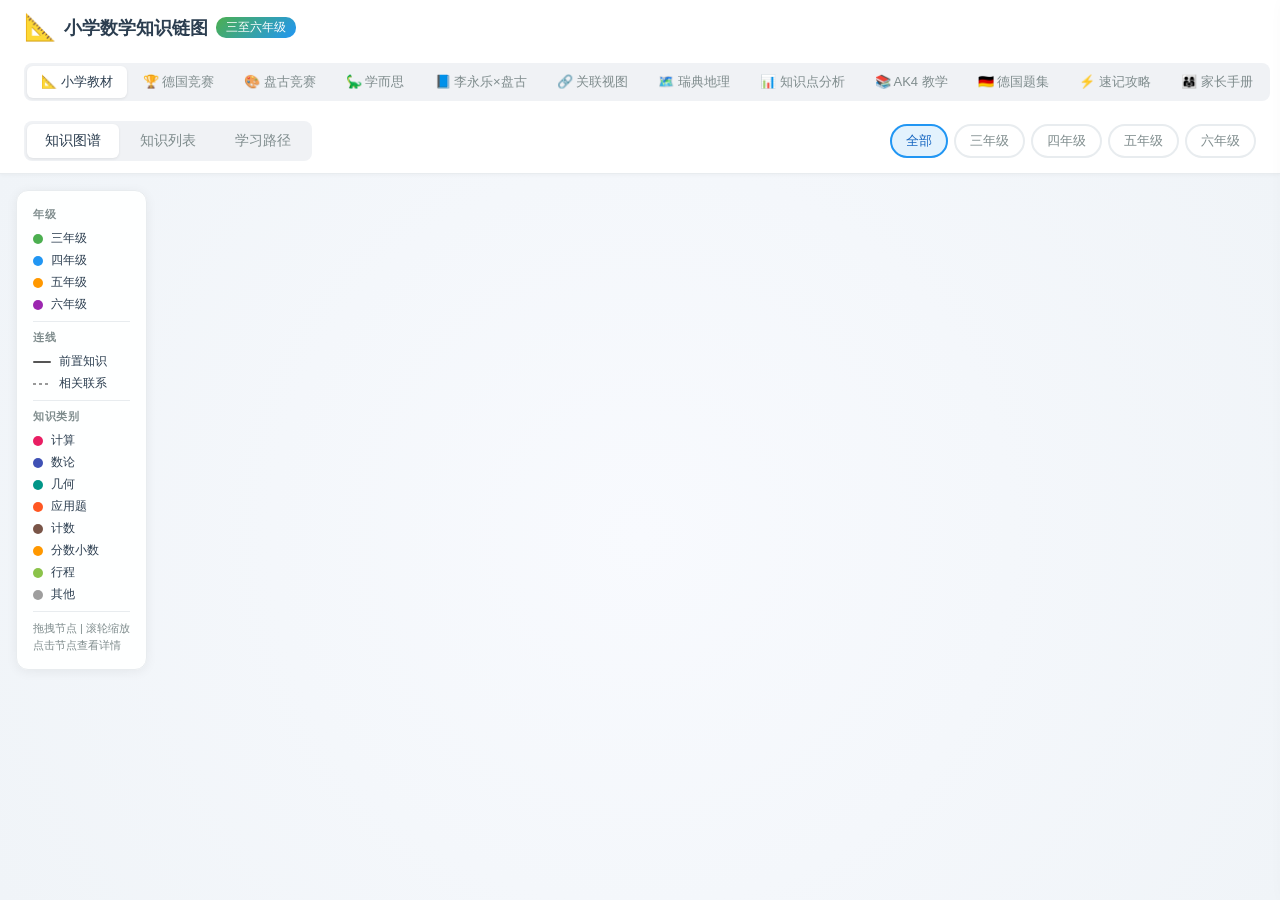
<file: index.html>
<!DOCTYPE html>
<html lang="zh-CN">
<head>
    <meta charset="UTF-8">
    <meta name="viewport" content="width=device-width, initial-scale=1.0">
    <title>小学数学知识链图 | 三至六年级</title>
    <script src="https://d3js.org/d3.v7.min.js"></script>
    <link rel="stylesheet" href="style.css">
</head>
<body>
    <div class="app-container">
        <!-- 顶部导航栏 -->
        <header class="header">
            <div class="logo">
                <span class="logo-icon">&#x1F4D0;</span>
                <h1>小学数学知识链图</h1>
                <span class="subtitle">三至六年级</span>
            </div>

            <!-- 图谱切换 -->
            <div class="map-switch">
                <span class="map-switch-btn active">
                    &#x1F4D0; 小学教材
                </span>
                <a class="map-switch-btn" href="german.html" title="德国竞赛知识图谱">
                    &#x1F3C6; 德国竞赛
                </a>
                <a class="map-switch-btn" href="pangu.html" title="盘古竞赛知识图谱（含中文翻译）">
                    &#x1F3A8; 盘古竞赛
                </a>
                <a class="map-switch-btn" href="xes.html" title="学而思秘籍 1-12 级 238 讲知识链">
                    &#x1F995; 学而思
                </a>
                <a class="map-switch-btn" href="li.html" title="盘古 AK4 知识点 ↔ 李永乐小学数学讲次，附讲解和练习">
                    &#x1F4D8; 李永乐×盘古
                </a>
                <a class="map-switch-btn" href="bridge.html" title="查看图谱之间的关联">
                    &#x1F517; 关联视图
                </a>
                <a class="map-switch-btn" href="sweden-provinces.html" title="瑞典 25 省份记忆地图">
                    &#x1F5FA;&#xFE0F; 瑞典地理
                </a>
                <a class="map-switch-btn" href="knowledge-points.html" title="盘古竞赛知识点深度分析">
                    &#x1F4CA; 知识点分析
                </a>
                <a class="map-switch-btn" href="ak4-knowledge-expand.html" title="AK4 知识点扩展教学 · 原创例题 + 完整解答">
                    &#x1F4DA; AK4 教学
                </a>
                <a class="map-switch-btn" href="german-pangu-ak34.html" title="德国盘古 AK3/4 71 题 · 中德双版带答案">
                    &#x1F1E9;&#x1F1EA; 德国题集
                </a>
                <a class="map-switch-btn" href="german-pangu-ak34-study.html" title="71 题速记攻略 · 25 核心技巧 + 识题信号">
                    &#x26A1; 速记攻略
                </a>
                <a class="map-switch-btn" href="ak4-parent-guide.html" title="家长辅导手册 · 可打印 A4 版">
                    &#x1F468;&#x200D;&#x1F469;&#x200D;&#x1F467; 家长手册
                </a>
            </div>

            <nav class="nav-tabs">
                <button class="tab-btn active" data-view="graph" onclick="switchView('graph')">知识图谱</button>
                <button class="tab-btn" data-view="list" onclick="switchView('list')">知识列表</button>
                <button class="tab-btn" data-view="path" onclick="switchView('path')">学习路径</button>
            </nav>
            <div class="grade-filter">
                <button class="grade-btn active" data-grade="all" onclick="filterGrade('all')">全部</button>
                <button class="grade-btn" data-grade="3" onclick="filterGrade('3')">三年级</button>
                <button class="grade-btn" data-grade="4" onclick="filterGrade('4')">四年级</button>
                <button class="grade-btn" data-grade="5" onclick="filterGrade('5')">五年级</button>
                <button class="grade-btn" data-grade="6" onclick="filterGrade('6')">六年级</button>
            </div>
        </header>

        <!-- 主内容区 -->
        <main class="main-content">
            <!-- 知识图谱视图 -->
            <div class="view-panel active" id="graph-view">
                <div class="graph-container">
                    <svg id="knowledge-graph"></svg>
                </div>
                <div class="graph-legend">
                    <h3>年级</h3>
                    <div class="legend-item"><span class="dot grade3"></span> 三年级</div>
                    <div class="legend-item"><span class="dot grade4"></span> 四年级</div>
                    <div class="legend-item"><span class="dot grade5"></span> 五年级</div>
                    <div class="legend-item"><span class="dot grade6"></span> 六年级</div>
                    <hr>
                    <h3>连线</h3>
                    <div class="legend-item"><span class="line-solid"></span> 前置知识</div>
                    <div class="legend-item"><span class="line-dashed"></span> 相关联系</div>
                    <hr>
                    <h3>知识类别</h3>
                    <div class="legend-item"><span class="dot cat-calc"></span> 计算</div>
                    <div class="legend-item"><span class="dot cat-number"></span> 数论</div>
                    <div class="legend-item"><span class="dot cat-geometry"></span> 几何</div>
                    <div class="legend-item"><span class="dot cat-app"></span> 应用题</div>
                    <div class="legend-item"><span class="dot cat-count"></span> 计数</div>
                    <div class="legend-item"><span class="dot cat-fraction"></span> 分数小数</div>
                    <div class="legend-item"><span class="dot cat-travel"></span> 行程</div>
                    <div class="legend-item"><span class="dot cat-other"></span> 其他</div>
                    <hr>
                    <p class="legend-tip">拖拽节点 | 滚轮缩放<br>点击节点查看详情</p>
                </div>
            </div>

            <!-- 知识列表视图 -->
            <div class="view-panel" id="list-view">
                <div class="list-container" id="knowledge-list"></div>
            </div>

            <!-- 学习路径视图 -->
            <div class="view-panel" id="path-view">
                <div class="path-container" id="learning-paths"></div>
            </div>
        </main>

        <!-- 知识点详情面板 -->
        <div class="detail-overlay" id="detail-overlay" onclick="closeDetail()"></div>
        <aside class="detail-panel" id="detail-panel">
            <button class="close-btn" onclick="closeDetail()">&times;</button>
            <div class="detail-content" id="detail-content">
                <div class="empty-state">
                    <p>&#x1F449; 点击知识图谱中的节点查看详细内容</p>
                </div>
            </div>
        </aside>
    </div>

    <script src="data.js"></script>
    <script src="german-data.js"></script>
    <script src="app.js"></script>
</body>
</html>
</file>
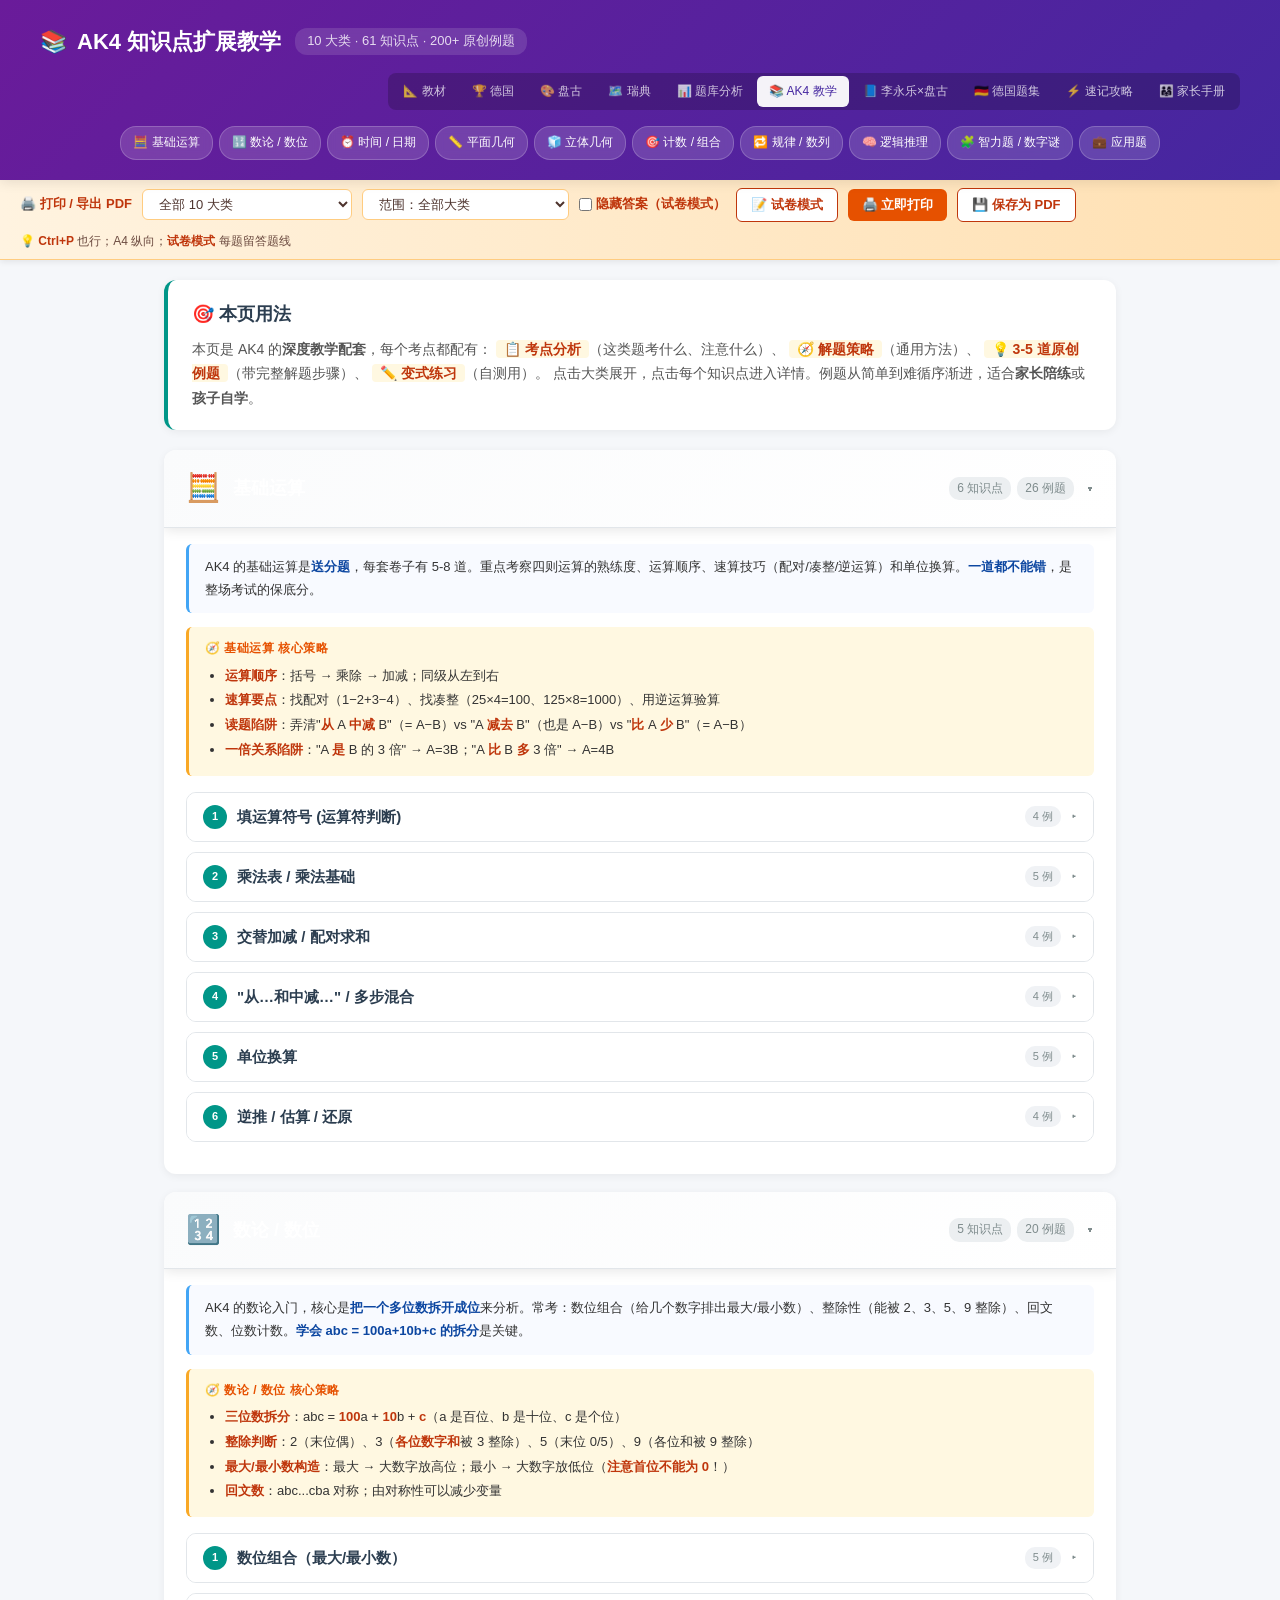
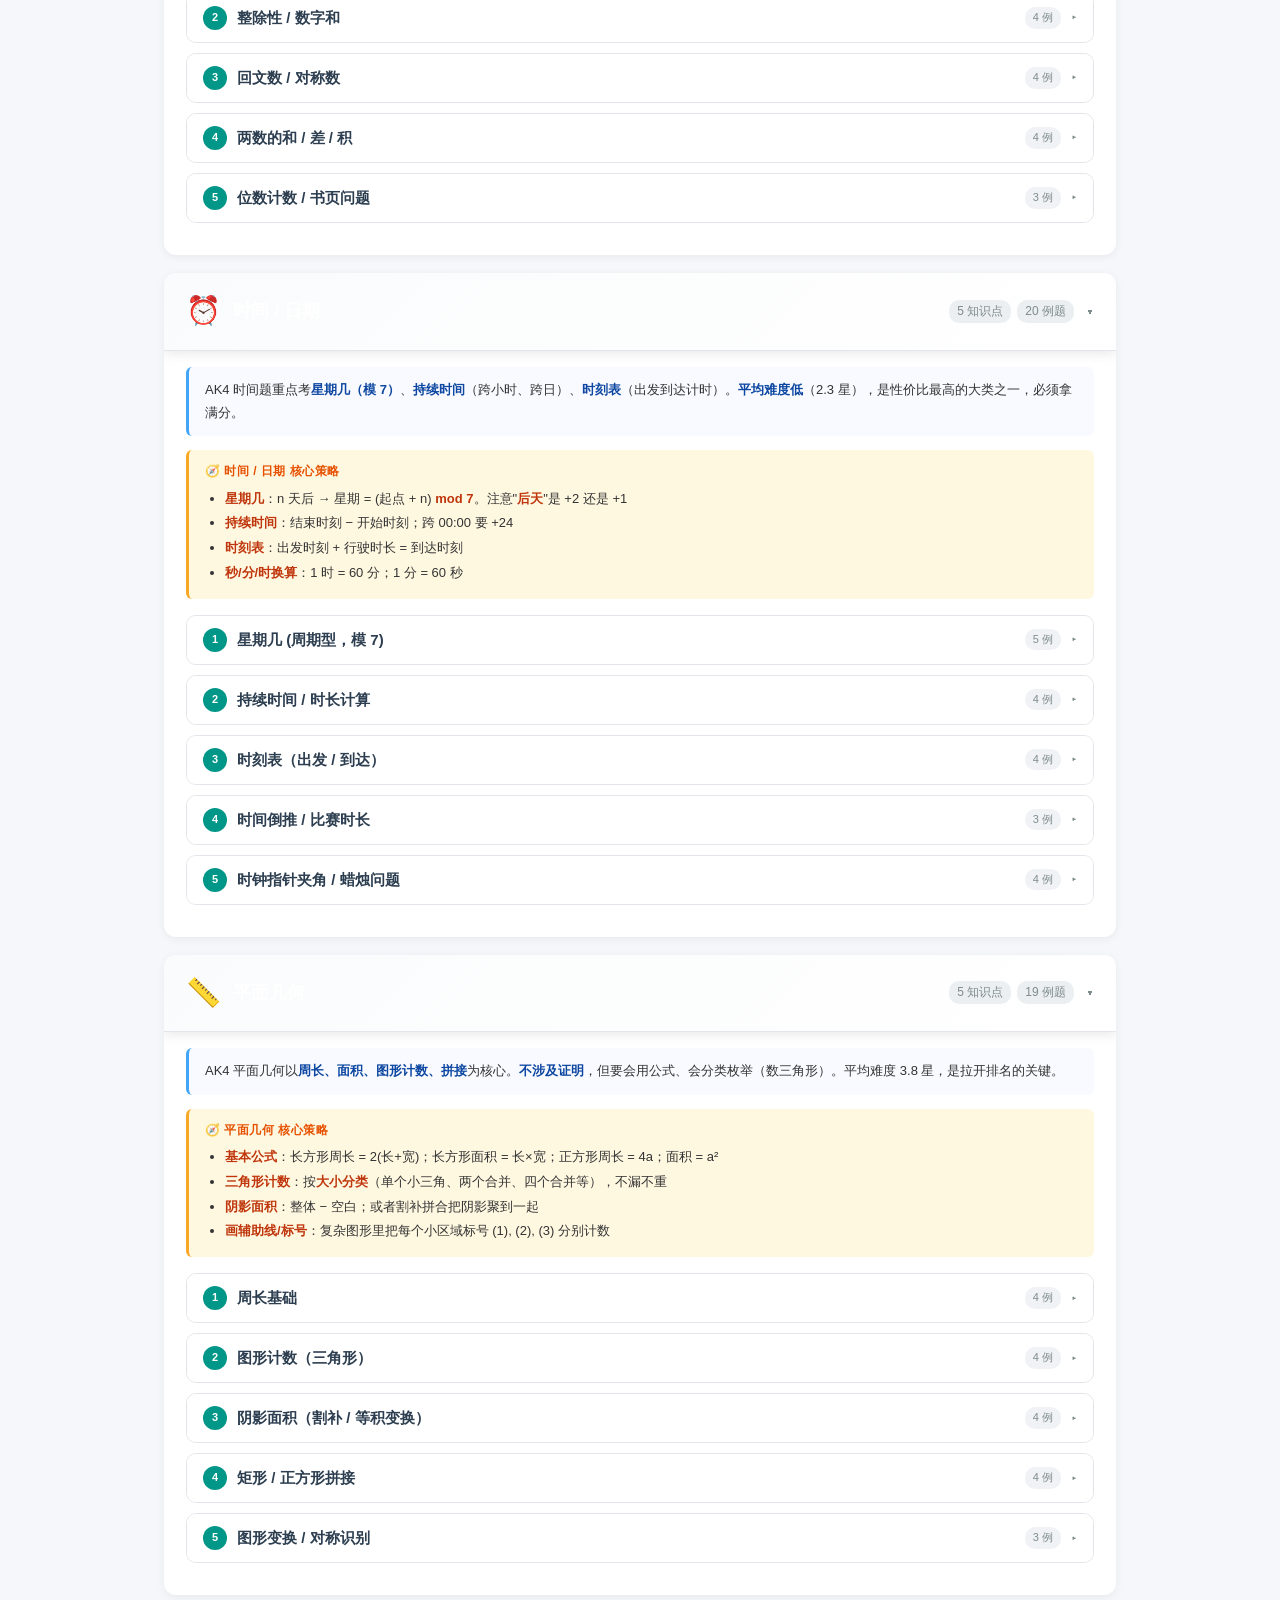
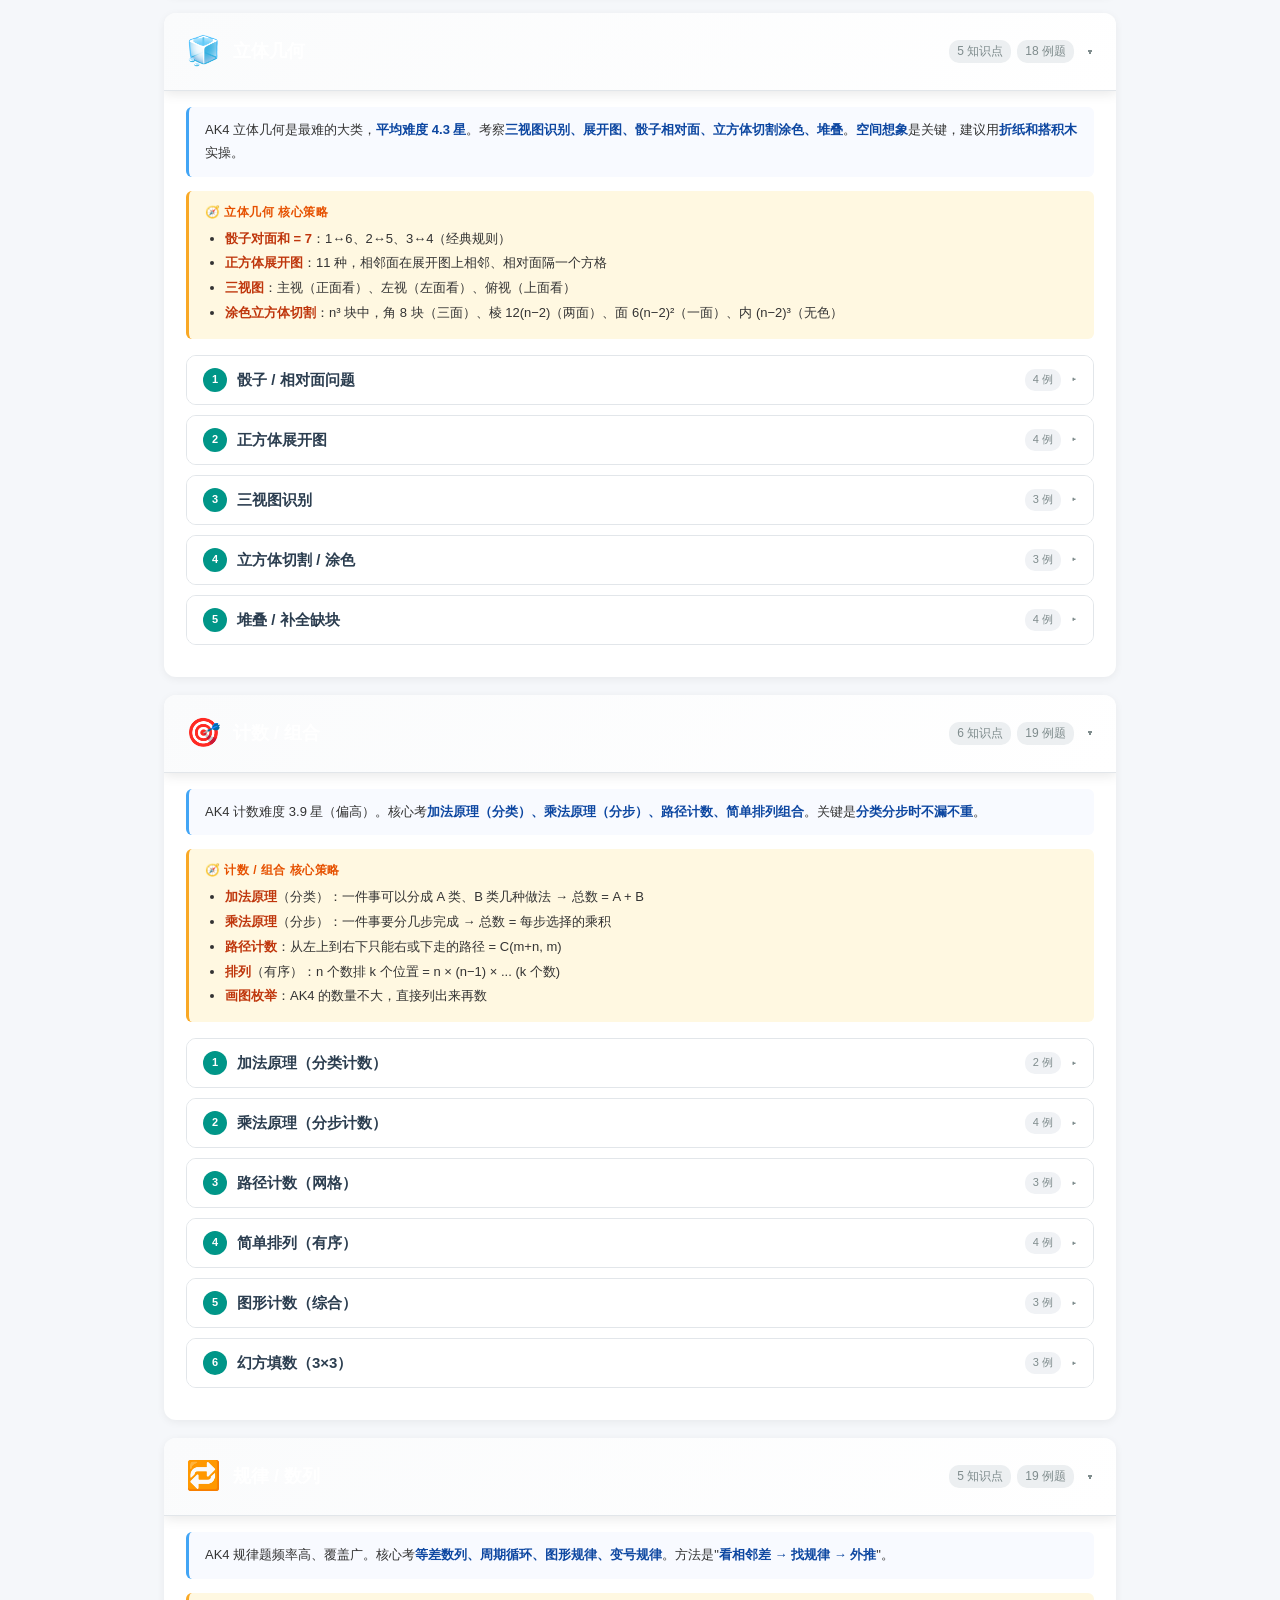
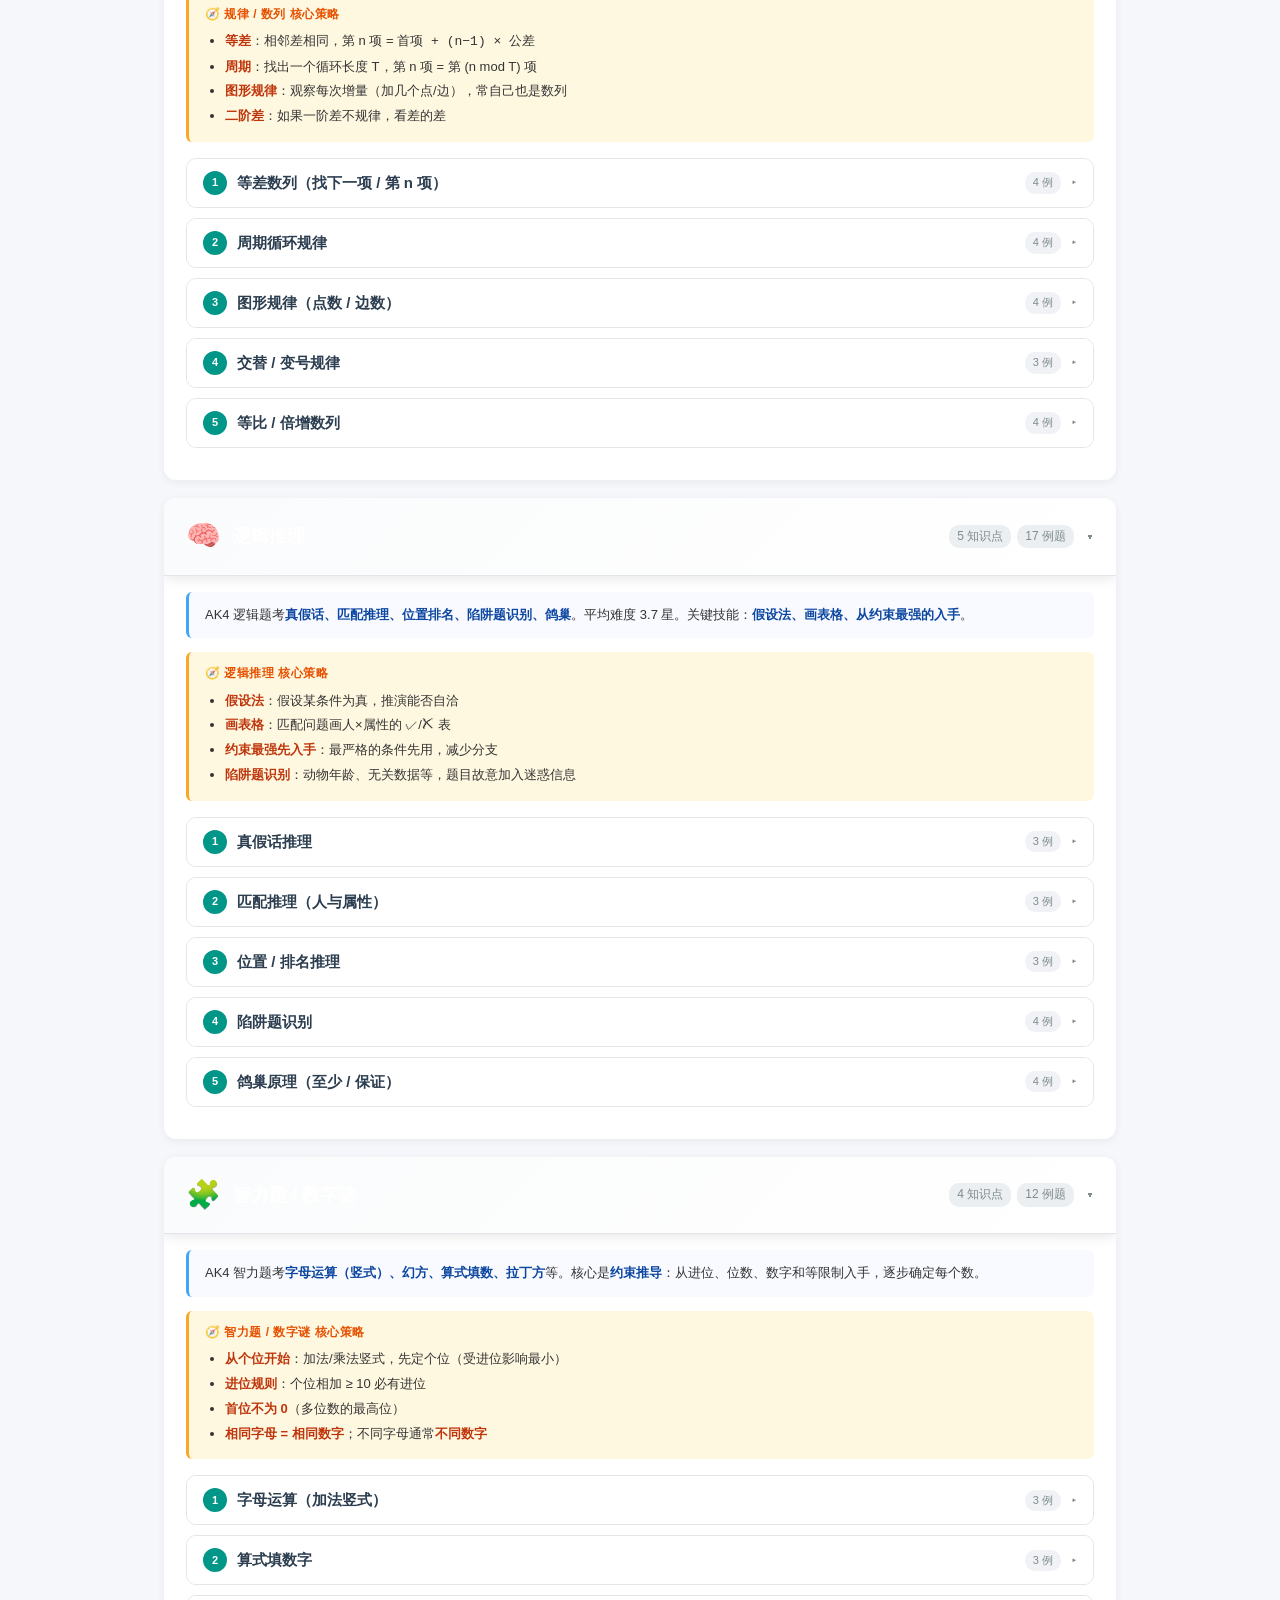
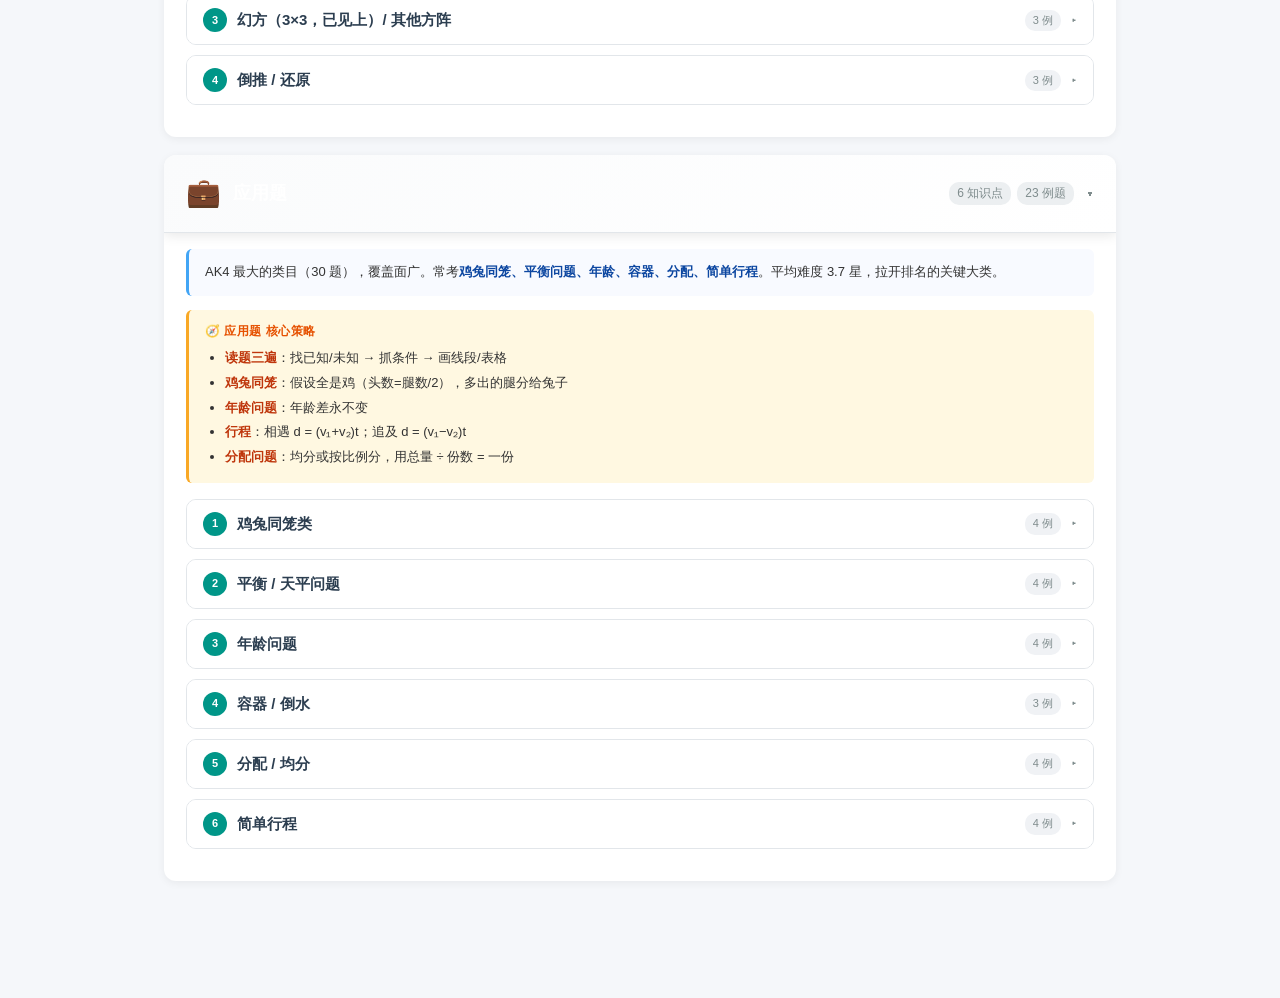
<file: ak4-knowledge-expand.html>
<!DOCTYPE html>
<html lang="zh-CN">
<head>
<meta charset="UTF-8">
<meta name="viewport" content="width=device-width, initial-scale=1.0">
<title>AK4 知识点扩展教学 · 盘古数学</title>
<style>
* { box-sizing: border-box; margin: 0; padding: 0; }
:root {
    --bg: #f5f7fa;
    --card: #fff;
    --border: #e2e6ea;
    --text: #2c3e50;
    --muted: #7f8c8d;
    --accent: #009688;
    --accent-dark: #00695C;
    --accent-bg: #e0f2f1;
    --primary-grad-1: #6A1B9A;
    --primary-grad-2: #4527A0;
    --shadow: 0 2px 8px rgba(0,0,0,.06);
}
html, body { height: 100%; }
body {
    font-family: -apple-system, BlinkMacSystemFont, 'Segoe UI', 'Microsoft YaHei', 'PingFang SC', sans-serif;
    background: var(--bg);
    color: var(--text);
    line-height: 1.6;
    font-size: 14px;
}

/* HEADER */
header {
    background: linear-gradient(135deg, var(--primary-grad-1), var(--primary-grad-2));
    color: #fff;
    padding: 24px 24px 20px;
    box-shadow: 0 2px 12px rgba(0,0,0,.1);
    position: sticky;
    top: 0;
    z-index: 100;
}
.hd-row {
    display: flex;
    align-items: center;
    gap: 14px;
    flex-wrap: wrap;
    max-width: 1200px;
    margin: 0 auto;
}
header h1 {
    font-size: 22px;
    display: flex;
    align-items: center;
    gap: 10px;
    margin: 0;
}
header .sub {
    font-size: 13px;
    opacity: .85;
    padding: 3px 12px;
    background: rgba(255,255,255,.15);
    border-radius: 12px;
    backdrop-filter: blur(4px);
}
.map-switch {
    display: flex;
    background: rgba(0,0,0,.2);
    border-radius: 8px;
    padding: 3px;
    gap: 2px;
    margin-left: auto;
}
.map-switch a, .map-switch span {
    padding: 6px 12px;
    border-radius: 6px;
    font-size: 12px;
    text-decoration: none;
    color: rgba(255,255,255,.75);
    font-weight: 500;
    white-space: nowrap;
}
.map-switch .active {
    background: rgba(255,255,255,.95);
    color: #4527A0;
}

.toc {
    max-width: 1200px;
    margin: 16px auto 0;
    display: flex;
    gap: 6px;
    flex-wrap: wrap;
    justify-content: center;
}
.toc a {
    padding: 6px 12px;
    background: rgba(255,255,255,.15);
    border: 1px solid rgba(255,255,255,.2);
    border-radius: 16px;
    color: #fff;
    text-decoration: none;
    font-size: 12px;
    font-weight: 500;
    transition: all .15s;
    backdrop-filter: blur(4px);
}
.toc a:hover {
    background: rgba(255,255,255,.3);
    border-color: rgba(255,255,255,.5);
}

/* MAIN */
main {
    max-width: 1000px;
    margin: 0 auto;
    padding: 20px 24px 100px;
}

.intro {
    background: #fff;
    border-radius: 12px;
    padding: 20px 24px;
    margin-bottom: 20px;
    box-shadow: var(--shadow);
    border-left: 4px solid var(--accent);
}
.intro h2 { font-size: 18px; margin-bottom: 8px; }
.intro p { font-size: 14px; line-height: 1.75; color: #555; }
.intro .highlight {
    background: #FFF8E1;
    padding: 1px 8px;
    border-radius: 4px;
    font-weight: 600;
    color: #BF360C;
}

/* CATEGORY */
.cat {
    background: #fff;
    border-radius: 12px;
    margin-bottom: 18px;
    overflow: hidden;
    box-shadow: var(--shadow);
    scroll-margin-top: 180px;
}
.cat-head {
    padding: 16px 22px;
    display: flex;
    align-items: center;
    gap: 12px;
    cursor: pointer;
    user-select: none;
    background: linear-gradient(135deg, #fafbfc, #ffffff);
    border-bottom: 1px solid var(--border);
}
.cat-head:hover { background: linear-gradient(135deg, #f0f4f8, #fafbfc); }
.cat-head .emoji { font-size: 28px; }
.cat-head .ti {
    font-size: 18px;
    font-weight: 700;
    flex: 1;
}
.cat-head .meta {
    font-size: 12px;
    color: var(--muted);
    display: flex;
    gap: 6px;
}
.cat-head .meta span {
    padding: 2px 8px;
    background: #eceff1;
    border-radius: 10px;
}
.cat-head .caret {
    font-size: 16px;
    color: var(--muted);
    transition: transform .2s;
}
.cat.open .cat-head .caret { transform: rotate(90deg); }
.cat-body { display: none; padding: 16px 22px 22px; }
.cat.open .cat-body { display: block; }

.cat-overview {
    background: #f8faff;
    border-left: 3px solid #42A5F5;
    padding: 12px 16px;
    border-radius: 6px;
    margin-bottom: 14px;
    font-size: 13px;
    line-height: 1.75;
    color: #333;
}
.cat-overview b { color: #0D47A1; }

.cat-strategies {
    background: #fff8e1;
    border-left: 3px solid #F9A825;
    padding: 12px 16px;
    border-radius: 6px;
    margin-bottom: 16px;
}
.cat-strategies h4 {
    font-size: 12px;
    color: #E65100;
    text-transform: uppercase;
    letter-spacing: .5px;
    margin-bottom: 6px;
}
.cat-strategies ul { padding-left: 20px; margin: 0; }
.cat-strategies li {
    font-size: 13px;
    line-height: 1.75;
    color: #333;
    margin-bottom: 2px;
}
.cat-strategies b { color: #BF360C; }

/* KNOWLEDGE POINT */
.kp {
    border: 1px solid var(--border);
    border-radius: 10px;
    margin-bottom: 10px;
    overflow: hidden;
    background: #fff;
}
.kp-head {
    padding: 12px 16px;
    display: flex;
    align-items: center;
    gap: 10px;
    cursor: pointer;
    user-select: none;
    font-size: 15px;
    background: #fff;
}
.kp-head:hover { background: #fafcfd; }
.kp.open .kp-head { background: linear-gradient(90deg, #e0f2f1 0%, #fff 100%); border-bottom: 1px solid var(--border); }
.kp-head .idx {
    width: 24px;
    height: 24px;
    background: var(--accent);
    color: #fff;
    border-radius: 50%;
    display: flex;
    align-items: center;
    justify-content: center;
    font-size: 11px;
    font-weight: 700;
    flex-shrink: 0;
}
.kp-head .name { font-weight: 700; flex: 1; }
.kp-head .count {
    font-size: 11px;
    color: var(--muted);
    background: #f0f2f5;
    padding: 2px 8px;
    border-radius: 10px;
}
.kp-head .caret { color: var(--muted); font-size: 12px; transition: transform .2s; }
.kp.open .kp-head .caret { transform: rotate(90deg); }

.kp-body { display: none; padding: 12px 16px 16px; }
.kp.open .kp-body { display: block; }

.kp-analysis {
    background: #e8f5e9;
    border-left: 3px solid #43A047;
    padding: 10px 14px;
    border-radius: 6px;
    margin-bottom: 10px;
    font-size: 13px;
    line-height: 1.7;
    color: #1B5E20;
}
.kp-analysis h5 {
    font-size: 11px;
    text-transform: uppercase;
    letter-spacing: .3px;
    color: #2E7D32;
    margin-bottom: 4px;
}
.kp-tips {
    background: #e3f2fd;
    border-left: 3px solid #42A5F5;
    padding: 10px 14px;
    border-radius: 6px;
    margin-bottom: 12px;
    font-size: 13px;
}
.kp-tips h5 {
    font-size: 11px;
    text-transform: uppercase;
    letter-spacing: .3px;
    color: #1565C0;
    margin-bottom: 4px;
}
.kp-tips ol, .kp-tips ul { padding-left: 20px; margin: 2px 0; }
.kp-tips li { line-height: 1.7; margin-bottom: 2px; }
.kp-tips b { color: #0D47A1; }

/* EXAMPLES */
.ex {
    background: #fff;
    border: 1px solid #e8d5ec;
    border-left: 3px solid #9C27B0;
    padding: 12px 16px;
    border-radius: 0 8px 8px 0;
    margin-bottom: 10px;
}
.ex-head {
    display: flex;
    align-items: center;
    gap: 8px;
    margin-bottom: 8px;
}
.ex-badge {
    background: #9C27B0;
    color: #fff;
    padding: 2px 10px;
    border-radius: 10px;
    font-size: 11px;
    font-weight: 700;
}
.ex-stars { color: #F9A825; font-size: 11px; letter-spacing: 1.5px; }
.ex-title {
    font-weight: 700;
    font-size: 14px;
    flex: 1;
    color: #333;
}
.ex-q {
    background: #faf5fc;
    padding: 10px 14px;
    border-radius: 6px;
    font-size: 14px;
    line-height: 1.75;
    margin-bottom: 10px;
    color: #212121;
    white-space: pre-wrap;
}
.ex-q b { color: #6A1B9A; }

/* 几何图示 */
.ex-fig {
    background: #fff;
    border: 1px solid #e0ecfa;
    border-radius: 6px;
    padding: 10px 12px;
    margin: 8px 0;
    text-align: center;
}
.ex-fig svg {
    max-width: 100%;
    height: auto;
    display: inline-block;
}
.ex-fig .cap {
    font-size: 11px;
    color: #666;
    margin-top: 4px;
    font-style: italic;
}
@media print {
    .ex-fig { break-inside: avoid; border: 1px solid #999 !important; }
}

.ex-steps {
    background: #fffde7;
    padding: 10px 14px;
    border-radius: 6px;
    margin-bottom: 8px;
    font-size: 13px;
    line-height: 1.75;
}
.ex-steps h6 {
    font-size: 11px;
    color: #E65100;
    text-transform: uppercase;
    letter-spacing: .3px;
    margin-bottom: 6px;
    font-weight: 700;
}
.ex-steps ol { padding-left: 20px; margin: 0; }
.ex-steps li { margin-bottom: 4px; color: #4E342E; }
.ex-steps li b { color: #BF360C; }
.ex-steps code {
    background: #fff;
    padding: 1px 6px;
    border-radius: 3px;
    color: #BF360C;
    font-family: 'SF Mono', Consolas, monospace;
    font-size: 12px;
    border: 1px solid #ffe082;
}

.ex-ans {
    display: inline-block;
    background: #c8e6c9;
    color: #1B5E20;
    padding: 4px 12px;
    border-radius: 6px;
    font-weight: 700;
    font-size: 13px;
    margin: 4px 0;
}
.ex-takeaway {
    background: #fff8e1;
    border-left: 3px solid #FFC107;
    padding: 7px 12px;
    border-radius: 0 4px 4px 0;
    font-size: 12px;
    color: #4E342E;
    line-height: 1.65;
    margin-top: 8px;
}
.ex-takeaway b { color: #BF360C; }

.practice {
    background: linear-gradient(135deg, #f3e5f5, #ede7f6);
    border-radius: 8px;
    padding: 12px 16px;
    margin-top: 10px;
}
.practice h5 {
    font-size: 12px;
    color: #4527A0;
    text-transform: uppercase;
    letter-spacing: .3px;
    margin-bottom: 6px;
    font-weight: 700;
}
.practice ol { padding-left: 20px; margin: 0; }
.practice li {
    font-size: 13px;
    line-height: 1.75;
    color: #311B92;
    margin-bottom: 3px;
}

/* ============== PRINT TOOLBAR ============== */
.print-bar {
    position: sticky;
    top: 0;
    z-index: 90;
    background: linear-gradient(90deg, #FFF3E0, #FFE0B2);
    border-bottom: 1px solid #FFCC80;
    padding: 8px 20px;
    display: flex;
    align-items: center;
    gap: 10px;
    flex-wrap: wrap;
    font-size: 13px;
    box-shadow: 0 2px 6px rgba(0,0,0,.08);
}
.print-bar b { color: #BF360C; }
.print-bar .hint { color: #6D4C41; font-size: 12px; }
.print-btn {
    padding: 7px 14px;
    background: #E65100;
    color: #fff;
    border: none;
    border-radius: 6px;
    cursor: pointer;
    font-weight: 700;
    font-size: 13px;
    display: inline-flex;
    align-items: center;
    gap: 5px;
}
.print-btn:hover { background: #BF360C; }
.print-btn.secondary {
    background: #fff;
    color: #BF360C;
    border: 1.5px solid #BF360C;
}
.print-btn.secondary:hover { background: #FFF3E0; }
.print-select {
    padding: 6px 12px;
    border: 1.5px solid #FFCC80;
    border-radius: 6px;
    background: #fff;
    font-size: 13px;
    color: #4E342E;
    font-family: inherit;
    cursor: pointer;
}
body.print-filter-no-practice .practice { display: none !important; }
body.print-filter-no-takeaway .ex-takeaway { display: none !important; }
body.print-filter-no-tips .kp-tips { display: none !important; }
body.print-filter-no-overview .cat-overview, body.print-filter-no-overview .intro { display: none !important; }
/* 试卷模式：隐藏答案、解题步骤、要点 */
body.print-hide-answers .ex-steps,
body.print-hide-answers .ex-ans,
body.print-hide-answers .ex-takeaway { display: none !important; }
/* 试卷模式下给每道题留出答题空间 */
body.print-hide-answers .ex { min-height: 90px; padding-bottom: 20px !important; }
body.print-hide-answers .ex::after {
    content: '答：________________________________________';
    display: block;
    margin-top: 10px;
    color: #999;
    font-size: 11pt;
    letter-spacing: 2px;
}

/* Hide elements marked for print-exclusion (works for screen too, just dim) */
.print-hidden {
    opacity: .3;
}
@media print {
    .print-hidden { display: none !important; }
}

/* ============== PRINT STYLES ============== */
@media print {
    @page {
        size: A4 portrait;
        margin: 15mm 12mm;
    }
    html, body {
        height: auto !important;
        overflow: visible !important;
        background: #fff !important;
        font-size: 11pt !important;
        line-height: 1.5 !important;
    }
    header {
        position: static !important;
        background: #fff !important;
        color: #000 !important;
        padding: 0 0 10px 0 !important;
        box-shadow: none !important;
        border-bottom: 2px solid #333 !important;
        margin-bottom: 10px;
    }
    header h1 { font-size: 16pt !important; margin: 0 !important; }
    header .sub { background: #eee !important; color: #000 !important; padding: 2px 8px !important; }
    .map-switch, .toc, .print-bar { display: none !important; }

    main { padding: 0 !important; max-width: 100% !important; }
    .intro { background: #fff !important; border-left: 3px solid #333 !important; box-shadow: none !important;
             padding: 8px 12px !important; margin-bottom: 10px !important; page-break-after: avoid; }
    .intro h2 { font-size: 13pt !important; }
    .intro p { font-size: 10pt !important; }
    .intro .highlight { background: transparent !important; color: #000 !important; font-weight: 700; }

    /* Expand everything */
    .cat-body, .kp-body { display: block !important; }
    .cat.open, .cat { }
    .caret { display: none !important; }

    /* Category */
    .cat {
        box-shadow: none !important;
        border: 1.5px solid #333 !important;
        border-radius: 4px !important;
        margin-bottom: 12px !important;
        page-break-inside: auto;
        page-break-before: auto;
    }
    .cat-head {
        background: #eee !important;
        padding: 6px 10px !important;
        border-bottom: 1px solid #333 !important;
        page-break-after: avoid;
    }
    .cat-head .ti { font-size: 13pt !important; }
    .cat-head .emoji { font-size: 14pt !important; }
    .cat-head .meta span { background: #fff !important; border: 1px solid #999 !important; color: #000 !important; }
    .cat-body { padding: 8px 10px !important; }

    .cat-overview {
        background: #f5f5f5 !important;
        border-left: 2px solid #333 !important;
        padding: 6px 10px !important;
        font-size: 10pt !important;
        page-break-after: avoid;
    }
    .cat-overview b { color: #000 !important; }

    .cat-strategies {
        background: #fafafa !important;
        border-left: 2px solid #666 !important;
        padding: 6px 10px !important;
        page-break-inside: avoid;
    }
    .cat-strategies h4 { font-size: 9pt !important; color: #000 !important; }
    .cat-strategies li { font-size: 10pt !important; }
    .cat-strategies b { color: #000 !important; }

    /* Knowledge point */
    .kp {
        border: 1px solid #999 !important;
        margin-bottom: 8px !important;
        page-break-inside: auto;
    }
    .kp-head {
        background: #f0f0f0 !important;
        padding: 5px 8px !important;
        border-bottom: 1px solid #999 !important;
        page-break-after: avoid;
    }
    .kp-head .idx {
        background: #333 !important;
        color: #fff !important;
        width: 18px !important;
        height: 18px !important;
    }
    .kp-head .name { font-size: 11pt !important; }
    .kp-head .count { background: #fff !important; border: 1px solid #999 !important; }
    .kp-body { padding: 6px 8px !important; }

    .kp-analysis {
        background: #f8f8f8 !important;
        border-left: 2px solid #333 !important;
        color: #000 !important;
        padding: 5px 8px !important;
        font-size: 10pt !important;
        page-break-inside: avoid;
    }
    .kp-analysis h5 { color: #000 !important; }
    .kp-tips {
        background: #fafafa !important;
        border-left: 2px solid #666 !important;
        padding: 5px 8px !important;
        page-break-inside: avoid;
    }
    .kp-tips h5 { color: #000 !important; }
    .kp-tips b { color: #000 !important; }

    /* Example */
    .ex {
        background: #fff !important;
        border: 1px solid #999 !important;
        border-left: 3px solid #333 !important;
        padding: 6px 10px !important;
        margin-bottom: 6px !important;
        page-break-inside: avoid;
    }
    .ex-head { gap: 6px !important; }
    .ex-badge { background: #333 !important; color: #fff !important; padding: 1px 7px !important; }
    .ex-stars { color: #000 !important; }
    .ex-title { font-size: 11pt !important; }
    .ex-q {
        background: #f8f8f8 !important;
        padding: 5px 8px !important;
        font-size: 10pt !important;
    }
    .ex-q b { color: #000 !important; }
    .ex-steps {
        background: #fafafa !important;
        padding: 5px 8px !important;
        page-break-inside: avoid;
    }
    .ex-steps h6 { color: #000 !important; }
    .ex-steps li { font-size: 9.5pt !important; color: #000 !important; }
    .ex-steps li b { color: #000 !important; }
    .ex-steps code {
        background: #eee !important;
        border: 1px solid #ccc !important;
        color: #000 !important;
        padding: 0 3px !important;
        font-size: 9pt !important;
    }

    .ex-ans {
        background: #e0e0e0 !important;
        color: #000 !important;
        border: 1.5px solid #333 !important;
        padding: 2px 8px !important;
        font-size: 10pt !important;
    }
    .ex-takeaway {
        background: #fafafa !important;
        border-left: 2px solid #666 !important;
        padding: 4px 8px !important;
        font-size: 9pt !important;
        color: #000 !important;
    }
    .ex-takeaway b { color: #000 !important; }

    .practice {
        background: #f5f5f5 !important;
        border: 1px dashed #666 !important;
        padding: 6px 10px !important;
        page-break-inside: avoid;
    }
    .practice h5 { color: #000 !important; }
    .practice li { font-size: 10pt !important; color: #000 !important; }

    /* Page break hints */
    .cat { page-break-before: auto; }
    .cat:first-of-type { page-break-before: avoid; }

    /* Hide buttons / tooltips that don't make sense in print */
    button, .caret { display: none !important; }

    /* URL in footer (optional) */
    a[href]:after { content: ''; } /* don't print URLs */
}

/* Mobile */
@media (max-width: 768px) {
    header { padding: 16px; }
    header h1 { font-size: 18px; }
    main { padding: 14px; }
    .cat-head { padding: 12px 14px; }
    .cat-head .ti { font-size: 15px; }
    .cat-head .emoji { font-size: 22px; }
    .cat-body { padding: 12px 14px; }
    .kp-head { padding: 10px 12px; font-size: 13px; }
    .kp-body { padding: 10px 12px; }
    .ex { padding: 10px 12px; }
}
</style>
</head>
<body>

<header>
    <div class="hd-row">
        <h1><span>📚</span> AK4 知识点扩展教学</h1>
        <span class="sub">10 大类 · 61 知识点 · 200+ 原创例题</span>
        <div class="map-switch">
            <a href="index.html">📐 教材</a>
            <a href="german.html">🏆 德国</a>
            <a href="pangu.html">🎨 盘古</a>
            <a href="sweden-provinces.html">🗺️ 瑞典</a>
            <a href="knowledge-points.html">📊 题库分析</a>
            <span class="active">📚 AK4 教学</span>
            <a href="li.html">📘 李永乐×盘古</a>
            <a href="german-pangu-ak34.html">🇩🇪 德国题集</a>
            <a href="german-pangu-ak34-study.html">⚡ 速记攻略</a>
            <a href="ak4-parent-guide.html">👨‍👩‍👧 家长手册</a>
        </div>
    </div>
    <nav class="toc" id="toc"></nav>
</header>

<div class="print-bar">
    <b>🖨️ 打印 / 导出 PDF</b>
    <select class="print-select" id="print-scope" title="选择要打印的内容范围">
        <option value="all">全部 10 大类</option>
        <option value="examples">只打印例题（省策略/要点）</option>
        <option value="strategies">只打印考点+策略（省例题）</option>
    </select>
    <select class="print-select" id="print-cat" title="只打印某个大类">
        <option value="all">范围：全部大类</option>
    </select>
    <label style="display:inline-flex;align-items:center;gap:4px;cursor:pointer;color:#BF360C;font-weight:600;">
        <input type="checkbox" id="print-hide-ans" style="cursor:pointer;">
        隐藏答案（试卷模式）
    </label>
    <button class="print-btn secondary" onclick="presetExamMode()" title="一键切换到试卷模式：只例题 + 隐藏答案">
        📝 试卷模式
    </button>
    <button class="print-btn" onclick="doPrint()">🖨️ 立即打印</button>
    <button class="print-btn secondary" onclick="savePdf()">💾 保存为 PDF</button>
    <span class="hint">💡 <b>Ctrl+P</b> 也行；A4 纵向；<b>试卷模式</b> 每题留答题线</span>
</div>

<main>
    <div class="intro">
        <h2>🎯 本页用法</h2>
        <p>
            本页是 AK4 的<b>深度教学配套</b>，每个考点都配有：
            <span class="highlight">📋 考点分析</span>（这类题考什么、注意什么）、
            <span class="highlight">🧭 解题策略</span>（通用方法）、
            <span class="highlight">💡 3-5 道原创例题</span>（带完整解题步骤）、
            <span class="highlight">✏️ 变式练习</span>（自测用）。
            点击大类展开，点击每个知识点进入详情。例题从简单到难循序渐进，适合<b>家长陪练</b>或<b>孩子自学</b>。
        </p>
    </div>

    <div id="content"></div>
</main>

<script>
// ============== AK4 KNOWLEDGE DATA ==============
const AK4 = [

{
    cat: '基础运算', emoji: '🧮', slug: 'calc',
    overview: 'AK4 的基础运算是<b>送分题</b>，每套卷子有 5-8 道。重点考察四则运算的熟练度、运算顺序、速算技巧（配对/凑整/逆运算）和单位换算。<b>一道都不能错</b>，是整场考试的保底分。',
    strategies: [
        '<b>运算顺序</b>：括号 → 乘除 → 加减；同级从左到右',
        '<b>速算要点</b>：找配对（1−2+3−4）、找凑整（25×4=100、125×8=1000）、用逆运算验算',
        '<b>读题陷阱</b>：弄清"<b>从</b> A <b>中减</b> B"（= A−B）vs "A <b>减去</b> B"（也是 A−B）vs "<b>比</b> A <b>少</b> B"（= A−B）',
        '<b>一倍关系陷阱</b>："A <b>是</b> B 的 3 倍" → A=3B；"A <b>比</b> B <b>多</b> 3 倍" → A=4B'
    ],
    points: [
        {
            name: '填运算符号 (运算符判断)',
            analysis: '给出一个带空符号的等式，让你从 +、−、×、÷ 中挑一个填进去使等式成立。常见题型是"方框里应该填什么？"',
            tips: [
                '<b>看大小关系</b>：等式右边 > 左边第一个数 → 可能加/乘；右边 < 左边第一个数 → 可能减/除',
                '<b>逐个试</b>：四种运算只有 4 种，依次代入验算最快',
                '<b>检查整除</b>：如果试除法，先看后面的数能不能整除前面的'
            ],
            examples: [
                {
                    title: '例 1 · 基础',
                    stars: 1,
                    q: '方框里应该填哪个运算符号？\n**24 □ 6 = 4**',
                    steps: [
                        '观察：等号右边 (4) <b>比</b>左边第一个数 (24) <b>小得多</b>，大概率是减法或除法',
                        '试加法：24 + 6 = 30 ≠ 4 ✗',
                        '试减法：24 − 6 = 18 ≠ 4 ✗',
                        '试除法：24 ÷ 6 = <code>4</code> ✓'
                    ],
                    ans: '÷',
                    takeaway: '<b>右边小很多</b> → 优先试 <b>÷</b> 和 <b>−</b>。'
                },
                {
                    title: '例 2 · 稍难',
                    stars: 2,
                    q: '方框里应该填哪个运算符号？\n**7 + 48 = 56 □ 1**',
                    steps: [
                        '先算左边：7 + 48 = <code>55</code>',
                        '问题变成：55 = 56 □ 1，即 "56 做什么运算得到 55"',
                        '试减法：56 − 1 = <code>55</code> ✓'
                    ],
                    ans: '−',
                    takeaway: '<b>先把能算的部分算出来</b>，剩下的填符号就一目了然。'
                },
                {
                    title: '例 3 · 多选',
                    stars: 2,
                    q: '方框里能填哪些符号使等式成立？（可能有多个答案）\n**8 □ 2 = 6**',
                    steps: [
                        '试加：8 + 2 = 10 ✗',
                        '试减：8 − 2 = <code>6</code> ✓',
                        '试乘：8 × 2 = 16 ✗',
                        '试除：8 ÷ 2 = 4 ✗'
                    ],
                    ans: '只能填 −（减号）',
                    takeaway: '多选题也要把 <b>4 种都试一遍</b>，别找到一个就停。'
                },
                {
                    title: '例 4 · 两个空',
                    stars: 3,
                    q: '两个方框填相同的符号，等式成立。填什么？\n**12 □ 4 □ 2 = 10**',
                    steps: [
                        '两个都试加：12 + 4 + 2 = 18 ✗',
                        '两个都试减：12 − 4 − 2 = <code>6</code> ✗',
                        '两个都试乘：12 × 4 × 2 = 96 ✗',
                        '两个都试除：12 ÷ 4 ÷ 2 = 1.5 ✗',
                        '所有相同符号都不行 → 应该填<b>不同符号</b>，继续试：',
                        '12 − 4 + 2 = <code>10</code> ✓（但题目要求相同符号）',
                        '重读题目：如果真的要相同，答案是"<b>无解</b>"'
                    ],
                    ans: '无（若必须同符号）；若允许不同，则 − 和 +',
                    takeaway: '题目限制"<b>相同符号</b>"时要特别注意。有时正确答案就是"<b>无解</b>"。'
                }
            ],
            practice: [
                '**15 □ 3 = 5**',
                '**9 □ 3 □ 2 = 11**（两空同符号）',
                '**100 □ 50 □ 25 = 25**（两空可不同）'
            ]
        },

        {
            name: '乘法表 / 乘法基础',
            analysis: '考察九九乘法表的熟练应用，常以"连乘"、"配对凑整"、"倒推因数"等形式出现。要求孩子能<b>秒答</b>九九表，并能灵活分解。',
            tips: [
                '<b>熟记九九表</b>：1×1 到 9×9，无缝秒答',
                '<b>凑整技巧</b>：2×5=10；4×25=100；8×125=1000；20×5=100',
                '<b>倒推因数</b>：看到 36，立刻想到 4×9、6×6、2×18、3×12'
            ],
            examples: [
                {
                    title: '例 1 · 速算',
                    stars: 1,
                    q: '计算：**25 × 4 × 7**',
                    steps: [
                        '发现 25 × 4 = <code>100</code>（凑整）',
                        '所以 25 × 4 × 7 = 100 × 7 = <code>700</code>'
                    ],
                    ans: '700',
                    takeaway: '看到 <b>25 和 4</b>、<b>125 和 8</b>、<b>5 和 2</b> 要本能地先凑成整十整百。'
                },
                {
                    title: '例 2 · 分解',
                    stars: 2,
                    q: '**72 ÷ 8 = ?** 不许用竖式。',
                    steps: [
                        '想：几 × 8 = 72？',
                        '九九表：<code>9 × 8 = 72</code>',
                        '所以 72 ÷ 8 = <code>9</code>'
                    ],
                    ans: '9',
                    takeaway: '除法就是<b>反过来查九九表</b>。看到被除数先想它能分解成什么。'
                },
                {
                    title: '例 3 · 配对',
                    stars: 2,
                    q: '计算：**2 × 3 × 5 × 7**',
                    steps: [
                        '找配对：2 × 5 = <code>10</code>',
                        '所以 2 × 3 × 5 × 7 = (2×5) × (3×7) = 10 × 21 = <code>210</code>'
                    ],
                    ans: '210',
                    takeaway: '乘法满足<b>交换律和结合律</b>，可以随便重新组合，<b>先凑整再乘</b>。'
                },
                {
                    title: '例 4 · 大数乘法',
                    stars: 3,
                    q: '计算：**15 × 12**',
                    steps: [
                        '方法 1（拆成易乘的）：15 × 12 = 15 × (10 + 2) = 150 + 30 = <code>180</code>',
                        '方法 2（配对）：15 × 12 = (3 × 5) × (3 × 4) = (3 × 3) × (5 × 4) = 9 × 20 = <code>180</code>'
                    ],
                    ans: '180',
                    takeaway: '两位数相乘，<b>拆成（整十 + 个位）× 另一数</b> 常常比竖式快。'
                },
                {
                    title: '例 5 · 应用',
                    stars: 3,
                    q: '一盒巧克力 24 块，Lisa 吃了 1/3，还剩多少块？',
                    steps: [
                        '"1/3" 意味着把 24 分成 <code>3 份</code>，吃了<code>1 份</code>',
                        '每份 = 24 ÷ 3 = <code>8 块</code>',
                        '吃了 8 块，还剩 24 − 8 = <code>16 块</code>'
                    ],
                    ans: '16 块',
                    takeaway: 'AK4 的"分数"<b>不是运算</b>，而是<b>把总数分成几份</b>的直观意义。'
                }
            ],
            practice: [
                '计算 125 × 8 × 3',
                '96 ÷ 12 = ?（九九表反查）',
                '一本书 180 页，看了 2/9，看了多少页？'
            ]
        },

        {
            name: '交替加减 / 配对求和',
            analysis: '形如 1 − 2 + 3 − 4 + ... 这种正负交替的求和，直接算容易出错，关键是<b>把相邻两项配对</b>，一下就化简。',
            tips: [
                '<b>两两配对</b>：(1−2) + (3−4) + (5−6) + ... = (−1) + (−1) + ... 每对差一个数',
                '<b>看末项奇偶</b>：奇数项时最后一个单独不配对；偶数项时正好分完',
                '<b>先大致数一下项数</b>，确定能分几对'
            ],
            examples: [
                {
                    title: '例 1 · 偶数项',
                    stars: 1,
                    q: '计算：**1 − 2 + 3 − 4 + 5 − 6**',
                    steps: [
                        '两两配对：(1−2) + (3−4) + (5−6)',
                        '= (−1) + (−1) + (−1)',
                        '= <code>−3</code>'
                    ],
                    ans: '−3',
                    takeaway: '偶数个数字能完美配对，每对差 1（如果都是连续整数），一共几对就是答案的绝对值。'
                },
                {
                    title: '例 2 · 奇数项',
                    stars: 2,
                    q: '计算：**1 − 2 + 3 − 4 + 5 − 6 + 7 − 8 + 9**',
                    steps: [
                        '一共 9 个数，先把前 8 个两两配对：(1−2)+(3−4)+(5−6)+(7−8) = −1−1−1−1 = <code>−4</code>',
                        '最后一个数 <code>9</code> 单独加上',
                        '总和 = −4 + 9 = <code>5</code>'
                    ],
                    ans: '5',
                    takeaway: '<b>奇数项</b>的话："配对部分 + 最后一个单独数"。注意最后那个数的<b>符号</b>！'
                },
                {
                    title: '例 3 · 更长',
                    stars: 3,
                    q: '计算：**100 − 99 + 98 − 97 + ... + 2 − 1**',
                    steps: [
                        '一共 100 个数（从 1 到 100 都有）',
                        '两两配对：(100−99) + (98−97) + ... + (2−1) = <code>1 + 1 + ... + 1</code>',
                        '有多少对？100 个数 ÷ 2 = <code>50 对</code>',
                        '每对都等于 1，所以总和 = 50 × 1 = <code>50</code>'
                    ],
                    ans: '50',
                    takeaway: '<b>先算项数</b>（有多少个数）→ 项数 ÷ 2 = 配对数 → 乘以每对的值。'
                },
                {
                    title: '例 4 · 变号规律',
                    stars: 3,
                    q: '计算：**2 − 4 + 6 − 8 + 10 − 12 + 14**',
                    steps: [
                        '一共 7 个数（偶数 2,4,6,8,10,12,14）',
                        '前 6 项配对：(2−4) + (6−8) + (10−12) = −2 + −2 + −2 = <code>−6</code>',
                        '最后一项是 14（正）',
                        '总和 = −6 + 14 = <code>8</code>'
                    ],
                    ans: '8',
                    takeaway: '即使数字不是连续整数（这里都是偶数），<b>配对法仍然有效</b>，每对的差是等差公差 d。'
                }
            ],
            practice: [
                '1 − 2 + 3 − 4 + ... − 20 = ?',
                '10 − 9 + 8 − 7 + ... + 2 − 1 = ?',
                '5 − 10 + 15 − 20 + 25 = ?'
            ]
        },

        {
            name: '"从…和中减…" / 多步混合',
            analysis: '题目往往用<b>叙述</b>给出算式："从 A 和 B 的和中减去 C"，要翻译成 (A+B) − C。考察读题准确性和运算顺序。',
            tips: [
                '<b>先翻译再计算</b>：读到"和"就加（+），"差"就减（−），"积"就乘（×），"商"就除（÷）',
                '<b>括号规则</b>："A 和 B 的和" = (A+B)，必须加括号，不能直接 A+B−C 顺序乱算',
                '<b>关键字陷阱</b>："<b>从</b> X <b>中减去</b> Y" = X − Y；但"<b>X 减去</b> Y 的 3 倍" = X − 3Y'
            ],
            examples: [
                {
                    title: '例 1 · 翻译',
                    stars: 1,
                    q: '从 120 和 90 的和中减去 210，结果是多少？',
                    steps: [
                        '翻译：(120 + 90) − 210',
                        '算括号：120 + 90 = <code>210</code>',
                        '相减：210 − 210 = <code>0</code>'
                    ],
                    ans: '0',
                    takeaway: '把中文一字一句翻译成算式，<b>括号不能省</b>。'
                },
                {
                    title: '例 2 · 顺序',
                    stars: 2,
                    q: '从 100 中减去 25 和 35 的和，结果是多少？',
                    steps: [
                        '翻译："25 和 35 的和" = (25+35) = <code>60</code>',
                        '"从 100 中减去 60" = 100 − 60 = <code>40</code>'
                    ],
                    ans: '40',
                    takeaway: '"<b>从 A 中减去 B</b>" = A − B，<b>方向</b>不要搞反（不是 B − A）。'
                },
                {
                    title: '例 3 · 含乘法',
                    stars: 3,
                    q: '48 减去 6 的 3 倍，结果是多少？',
                    steps: [
                        '翻译：48 − (6 × 3)',
                        '按运算顺序先算乘法：6 × 3 = <code>18</code>',
                        '再做减法：48 − 18 = <code>30</code>'
                    ],
                    ans: '30',
                    takeaway: '"<b>A 的 3 倍</b>" = A × 3，混合运算中按"<b>先乘除后加减</b>"。'
                },
                {
                    title: '例 4 · 平均数',
                    stars: 3,
                    q: '三个数 20、30、40 的和，再除以 3，得到什么？',
                    steps: [
                        '"三个数的和" = 20 + 30 + 40 = <code>90</code>',
                        '"再除以 3" = 90 ÷ 3 = <code>30</code>'
                    ],
                    ans: '30',
                    takeaway: '这其实是在求<b>平均数</b>，公式：平均数 = <b>总和 ÷ 个数</b>。'
                }
            ],
            practice: [
                '从 85 和 15 的和中减去 72',
                '36 加上 12 的 2 倍',
                '5 个连续偶数 2, 4, 6, 8, 10 的平均数'
            ]
        },

        {
            name: '单位换算',
            analysis: '考察长度（m/cm/mm/km）、时间（时/分/秒）、重量（kg/g）、体积（L/ml/dl）的换算。关键是<b>记牢进率</b>，并在计算前把所有单位统一。',
            tips: [
                '<b>长度</b>：1 km = 1000 m；1 m = 100 cm；1 cm = 10 mm',
                '<b>时间</b>：1 时 = 60 分；1 分 = 60 秒；1 时 = 3600 秒',
                '<b>重量</b>：1 kg = 1000 g；1 吨 = 1000 kg',
                '<b>体积</b>：1 L = 1000 ml；1 L = 10 dl；1 dl = 100 ml',
                '<b>换算方向</b>：大 → 小 用<b>乘</b>（乘进率）；小 → 大 用<b>除</b>'
            ],
            examples: [
                {
                    title: '例 1 · 长度',
                    stars: 1,
                    q: '**5 m = ___ cm**',
                    steps: [
                        '1 m = 100 cm',
                        '5 m = 5 × 100 = <code>500 cm</code>'
                    ],
                    ans: '500 cm',
                    takeaway: '大单位 → 小单位 用<b>乘法</b>。记：m → cm 乘 100。'
                },
                {
                    title: '例 2 · 时间',
                    stars: 2,
                    q: '一场电影 2 小时 15 分钟。总共是多少分钟？',
                    steps: [
                        '把 2 小时换成分钟：2 × 60 = <code>120 分</code>',
                        '加上剩下的 15 分：120 + 15 = <code>135 分</code>'
                    ],
                    ans: '135 分钟',
                    takeaway: '"X 小时 Y 分" = X × 60 + Y 分。'
                },
                {
                    title: '例 3 · 升与毫升',
                    stars: 2,
                    q: 'Emma 买了 3 瓶 500 ml 的果汁。她一共有多少升？',
                    steps: [
                        '一共 ml：3 × 500 = <code>1500 ml</code>',
                        '换成升：1 L = 1000 ml，所以 1500 ÷ 1000 = <code>1.5 L</code>'
                    ],
                    ans: '1.5 升',
                    takeaway: '最后要的是哪个单位，就在最后一步换过去。<b>小 → 大</b> 用<b>除法</b>。'
                },
                {
                    title: '例 4 · 混合单位',
                    stars: 3,
                    q: '一根绳子 2 m 30 cm。剪掉 85 cm 后，还剩多少 cm？',
                    steps: [
                        '先统一单位（都用 cm）：2 m 30 cm = 2 × 100 + 30 = <code>230 cm</code>',
                        '剪掉 85 cm：230 − 85 = <code>145 cm</code>'
                    ],
                    ans: '145 cm',
                    takeaway: '题目有不同单位时，<b>第一步永远是统一单位</b>，再做运算。'
                },
                {
                    title: '例 5 · 重量',
                    stars: 3,
                    q: '一袋大米 2.5 kg。10 袋这样的大米有多少 g？',
                    steps: [
                        '一袋换成 g：2.5 kg = 2.5 × 1000 = <code>2500 g</code>',
                        '10 袋：10 × 2500 = <code>25000 g</code>'
                    ],
                    ans: '25000 g（或 25 kg）',
                    takeaway: '小数 × 整数时，先按整数算，再处理小数位置。<b>答案可以写两种单位</b>，看题目要求。'
                }
            ],
            practice: [
                '7 km = ___ m',
                '一瓶可乐 330 ml，6 瓶一共多少 L？',
                '一节课 45 分，一天上 6 节课，共多少小时多少分？'
            ]
        },

        {
            name: '逆推 / 估算 / 还原',
            analysis: '"Emma 想了一个数，加 5 乘 2 再减 8，结果是 20。原来的数是多少？"这种题目要<b>倒着推</b>，从结果反向还原。',
            tips: [
                '<b>倒推原则</b>：从最后一步往回走，<b>加 ↔ 减</b>，<b>乘 ↔ 除</b>',
                '<b>画箭头图</b>：原数 →(+5)→ ... →(−8)→ 20。然后从右往左翻转每个箭头',
                '<b>设未知数</b>：高级做法是设 x，列方程（AK4 偶尔会用）'
            ],
            examples: [
                {
                    title: '例 1 · 简单两步',
                    stars: 2,
                    q: '一个数加 7，再乘以 3，结果是 30。这个数是多少？',
                    steps: [
                        '顺序：x →(+7)→ ? →(×3)→ 30',
                        '倒推最后一步：30 ÷ 3 = <code>10</code>（倒掉 ×3）',
                        '倒推第一步：10 − 7 = <code>3</code>（倒掉 +7）'
                    ],
                    ans: '3',
                    takeaway: '从右往左翻转每个运算：<b>乘变除、加变减</b>。'
                },
                {
                    title: '例 2 · 三步',
                    stars: 3,
                    q: 'Emma 想了一个数，加 5 再乘 2，然后减 8，结果是 20。原来想的数是多少？',
                    steps: [
                        '顺序：x →(+5)→ A →(×2)→ B →(−8)→ 20',
                        '倒推 1：B − 8 = 20 → B = 20 + 8 = <code>28</code>',
                        '倒推 2：A × 2 = 28 → A = 28 ÷ 2 = <code>14</code>',
                        '倒推 3：x + 5 = 14 → x = 14 − 5 = <code>9</code>'
                    ],
                    ans: '9',
                    takeaway: '一步一步<b>倒着来</b>，每步都把运算翻转：<b>+/×</b> ↔ <b>−/÷</b>。'
                },
                {
                    title: '例 3 · 猜数（陷阱）',
                    stars: 3,
                    q: '"我乘 4 加 10 再除以 2，等于 15"，这个数是多少？',
                    steps: [
                        '顺序：x →(×4)→ A →(+10)→ B →(÷2)→ 15',
                        '倒推：B ÷ 2 = 15 → B = <code>30</code>',
                        'A + 10 = 30 → A = <code>20</code>',
                        'x × 4 = 20 → x = <code>5</code>'
                    ],
                    ans: '5',
                    takeaway: '最常见错误是<b>忘记运算顺序</b>。读题时先写出完整流程图再倒推。'
                },
                {
                    title: '例 4 · 估算',
                    stars: 2,
                    q: '不要精确计算，估一下 **38 × 29** 大约是多少？',
                    steps: [
                        '38 ≈ <code>40</code>（略多估一点）',
                        '29 ≈ <code>30</code>',
                        '估算：40 × 30 = <code>1200</code>',
                        '实际答案 1102，估算的 1200 很接近 ✓'
                    ],
                    ans: '约 1200',
                    takeaway: '估算技巧：<b>把每个数四舍五入到整十整百</b>，快速得近似值。考试时用来<b>检查答案</b>很有效。'
                }
            ],
            practice: [
                'Lisa 想了一个数，减 6 再乘 5，得到 20。她想的是什么？',
                '一个数先除以 3 再加 7，结果是 15。这个数是多少？',
                '估算 497 + 203',
                '估算 61 × 48'
            ]
        }
    ]
},

{
    cat: '数论 / 数位', emoji: '🔢', slug: 'number',
    overview: 'AK4 的数论入门，核心是<b>把一个多位数拆开成位</b>来分析。常考：数位组合（给几个数字排出最大/最小数）、整除性（能被 2、3、5、9 整除）、回文数、位数计数。<b>学会 abc = 100a+10b+c 的拆分</b>是关键。',
    strategies: [
        '<b>三位数拆分</b>：abc = <b>100</b>a + <b>10</b>b + <b>c</b>（a 是百位、b 是十位、c 是个位）',
        '<b>整除判断</b>：2（末位偶）、3（<b>各位数字和</b>被 3 整除）、5（末位 0/5）、9（各位和被 9 整除）',
        '<b>最大/最小数构造</b>：最大 → 大数字放高位；最小 → 大数字放低位（<b>注意首位不能为 0</b>！）',
        '<b>回文数</b>：abc...cba 对称；由对称性可以减少变量'
    ],
    points: [
        {
            name: '数位组合（最大/最小数）',
            analysis: 'AK4 最高频的数论考点。给你几个数字，让你组成"最大的四位数"、"最小的三位数"等。核心是<b>贪心策略</b>：按大小排序，大的放左边（求最大）或大的放右边（求最小），特别注意<b>0 不能当首位</b>。',
            tips: [
                '<b>求最大</b>：数字从大到小从左往右排列',
                '<b>求最小</b>：数字从小到大从左往右排列，但如果 0 在最左边，要把 0 和下一个最小的非 0 数字<b>换位</b>',
                '<b>偶数/奇数位</b>：最后一位必须是偶/奇数，先定末位再排其他'
            ],
            examples: [
                {
                    title: '例 1 · 基础求最大',
                    stars: 1,
                    q: '用数字 6, 2, 8, 1 各一次，组成最大的四位数是多少？',
                    steps: [
                        '按从大到小排序：8 > 6 > 2 > 1',
                        '按顺序排列：<code>8621</code>'
                    ],
                    ans: '8621',
                    takeaway: '<b>求最大 → 大数字放左边</b>。记住一句话：越左的位值越大。'
                },
                {
                    title: '例 2 · 带 0 的最小',
                    stars: 2,
                    q: '用数字 0, 5, 3, 7 各一次，组成最小的四位数是多少？',
                    steps: [
                        '按从小到大排序：0 < 3 < 5 < 7，直接排得 <code>0357</code>',
                        '但首位是 0，这不算四位数（<b>最高位不能为 0</b>）！',
                        '把 0 和下一位 3 交换位置：<code>3057</code>'
                    ],
                    ans: '3057',
                    takeaway: '最小数的第一位必须是<b>最小的非零数字</b>，然后把 0 放到次高位。'
                },
                {
                    title: '例 3 · 两个数求和',
                    stars: 3,
                    q: '用数字 1, 3, 5, 7 组成两个两位数，使它们的和最大。',
                    steps: [
                        '两个两位数：ab + cd = <code>10a + b + 10c + d</code> = 10(a+c) + (b+d)',
                        '要让这个最大，<b>十位的数字和</b>要尽量大',
                        '选最大的两个（7、5）放十位，最小的两个（3、1）放个位',
                        '一种组合：75 + 53 = <code>128</code>；另一种：73 + 51 = <code>124</code>',
                        '最佳组合是 7 和 5 放十位，1 和 3 放个位：75 + 53 = 128 或 73 + 51 = 124',
                        '更精细：无论 b d 怎么分，和都一样 10(7+5) + (1+3) = <code>124</code>...',
                        '其实只要十位是 7 和 5，不管个位怎么分，和都是 10×12 + 4 = <code>124</code>'
                    ],
                    ans: '124',
                    takeaway: '多位数相加，<b>高位的和</b>决定了结果大小。把大数字放到高位。'
                },
                {
                    title: '例 4 · 偶数约束',
                    stars: 3,
                    q: '用数字 2, 3, 5, 7 组成最大的偶数（四位数）。',
                    steps: [
                        '偶数 → 末位必须是<b>偶数</b>。给出的 4 个数字中只有 <code>2</code> 是偶数',
                        '所以末位 = 2',
                        '前三位用剩下的 3, 5, 7 从大到小排：7, 5, 3',
                        '组合：<code>7532</code>'
                    ],
                    ans: '7532',
                    takeaway: '有限制条件（偶/奇/被 X 整除）时，<b>先满足限制</b>，再贪心排剩下位。'
                },
                {
                    title: '例 5 · 差最小',
                    stars: 4,
                    q: '用数字 1, 2, 3, 4 组成两个两位数，使它们的差最小（都是正数）。',
                    steps: [
                        '要差最小，两个数要尽可能接近。',
                        '策略：十位相邻的大数字 → 让一个数的十位是 3，另一个是 2',
                        '为了使两数接近，大数的个位应<b>小</b>，小数的个位应<b>大</b>',
                        '尝试：31 和 42 → 差 = 11；32 和 41 → 差 = 9；<b>?</b>',
                        '最优：<code>41 − 32 = 9</code>'
                    ],
                    ans: '最小差 = 9（例如 41 − 32）',
                    takeaway: '差最小 → 两数尽量接近 → <b>高位接近</b>（如 3 和 4），<b>大数的低位小</b>、<b>小数的低位大</b>。'
                }
            ],
            practice: [
                '用 0, 2, 4, 6 组成最大的四位数',
                '用 1, 2, 3, 4, 5 组成最小的五位数',
                '用 2, 3, 4, 5 组成最大的奇数（四位）',
                '用 1, 3, 5, 8 组成两个两位数，和最小'
            ]
        },

        {
            name: '整除性 / 数字和',
            analysis: '判断一个数能否被 2、3、5、9 整除。核心定理：<b>一个数被 3 整除 ⟺ 它的各位数字之和被 3 整除</b>（9 也一样）。',
            tips: [
                '<b>被 2 整除</b>：末位是偶数（0, 2, 4, 6, 8）',
                '<b>被 5 整除</b>：末位是 0 或 5',
                '<b>被 3 整除</b>：各位数字之和被 3 整除。例如 123 → 1+2+3=6，6 被 3 整除，所以 123 被 3 整除',
                '<b>被 9 整除</b>：各位数字之和被 9 整除',
                '<b>被 10 整除</b>：末位是 0'
            ],
            examples: [
                {
                    title: '例 1 · 判断',
                    stars: 1,
                    q: '下列哪个数能被 3 整除？\na) 124   b) 135   c) 211   d) 548',
                    steps: [
                        'a) 1+2+4 = 7，7 不被 3 整除 ✗',
                        'b) 1+3+5 = 9，9 被 3 整除 ✓',
                        'c) 2+1+1 = 4，✗',
                        'd) 5+4+8 = 17，✗'
                    ],
                    ans: 'b) 135',
                    takeaway: '<b>数字和被 3 整除</b> 是最常用技巧。<b>不用做除法</b>。'
                },
                {
                    title: '例 2 · 填空',
                    stars: 2,
                    q: '**2 □ 7** 能被 3 整除，□ 里可以填哪些数字？',
                    steps: [
                        '设 □ = x，则数字和 = 2 + x + 7 = 9 + x',
                        '要被 3 整除：9 + x 是 3 的倍数',
                        '9 本身是 3 的倍数，所以 x 必须也是 3 的倍数',
                        'x ∈ {0, 3, 6, 9}'
                    ],
                    ans: '0, 3, 6, 9',
                    takeaway: '把方框当作未知数 x，<b>把数字和列成关于 x 的表达式</b>。'
                },
                {
                    title: '例 3 · 多重整除',
                    stars: 3,
                    q: '找一个三位数，既能被 2 整除也能被 5 整除。',
                    steps: [
                        '被 2 整除 → 末位偶数',
                        '被 5 整除 → 末位 0 或 5',
                        '两者公共条件：末位必须是 <code>0</code>（既偶又是 0 或 5）',
                        '最小的三位数：<code>100</code>'
                    ],
                    ans: '例如 100（任何末位为 0 的三位数都行）',
                    takeaway: '"同时被 2 和 5 整除" ⟺ <b>被 10 整除</b> ⟺ <b>末位是 0</b>。'
                },
                {
                    title: '例 4 · 构造',
                    stars: 3,
                    q: '用 1, 2, 4, 7 组成一个被 3 整除的四位数（每个数字用一次）。',
                    steps: [
                        '数字和 = 1 + 2 + 4 + 7 = <code>14</code>',
                        '14 不被 3 整除（14 ÷ 3 = 4...2）',
                        '所以<b>无论</b>怎么排这 4 个数字，组成的数都不可能被 3 整除'
                    ],
                    ans: '不可能',
                    takeaway: '数字和不被 3 整除 → 怎么排都不行。这个<b>反例</b>是重要观察。'
                }
            ],
            practice: [
                '**6 □ 3** 能被 9 整除，□ 填什么？',
                '567 能被 3 整除吗？能被 9 整除吗？',
                '找一个最小的三位数同时能被 2、3、5 整除'
            ]
        },

        {
            name: '回文数 / 对称数',
            analysis: '回文数：从左往右和从右往左读都一样的数，如 121、3443、12321。考察构造、计数、对称性利用。',
            tips: [
                '<b>三位回文数</b>形如 aba（a ≠ 0，a 和 b 可相等）',
                '<b>四位回文数</b>形如 abba',
                '<b>五位回文数</b>形如 abcba',
                '<b>最常见题目</b>：某个范围内有多少个回文数'
            ],
            examples: [
                {
                    title: '例 1 · 识别',
                    stars: 1,
                    q: '下列哪些是回文数？12321、2345、1001、505、2020',
                    steps: [
                        '12321：倒读 12321，<b>相同</b> ✓',
                        '2345：倒读 5432，✗',
                        '1001：倒读 1001，✓',
                        '505：倒读 505，✓',
                        '2020：倒读 0202 = 202，✗'
                    ],
                    ans: '12321, 1001, 505',
                    takeaway: '把数倒着读<b>必须和原数完全相同</b>。'
                },
                {
                    title: '例 2 · 计数三位',
                    stars: 2,
                    q: '一共有多少个三位回文数？',
                    steps: [
                        '形式 aba：a 是百位和个位（必须是 1-9），b 是十位（0-9）',
                        'a 的选择：<code>9 种</code>（1,2,...,9）',
                        'b 的选择：<code>10 种</code>（0,1,...,9）',
                        '总数 = 9 × 10 = <code>90</code>'
                    ],
                    ans: '90 个',
                    takeaway: '用<b>乘法原理</b>（分步计数）：每一位独立选，各位选法相乘。'
                },
                {
                    title: '例 3 · 计数四位',
                    stars: 3,
                    q: '四位回文数一共有多少个？',
                    steps: [
                        '形式 abba：a 是千位和个位（1-9），b 是百位和十位（0-9）',
                        'a：<code>9 种</code>',
                        'b：<code>10 种</code>',
                        '总数 = 9 × 10 = <code>90</code>'
                    ],
                    ans: '90 个',
                    takeaway: '四位回文数和三位回文数数量一样，都是 90。<b>自由度相同</b>。'
                },
                {
                    title: '例 4 · 范围计数',
                    stars: 3,
                    q: '100 到 300 之间有多少个三位回文数？',
                    steps: [
                        '形式 aba，a 是百位和个位',
                        '100-299 → a ∈ {1, 2}（因为 300 已经超过）',
                        '每个 a 对应 10 个 b 选择',
                        '总数 = 2 × 10 = <code>20</code>'
                    ],
                    ans: '20 个',
                    takeaway: '有范围限制时，<b>先缩小 a 的取值</b>，再乘 b 的选择数。'
                }
            ],
            practice: [
                '一共有多少个两位回文数？（如 11, 22, ... 99）',
                '500 到 700 之间有多少三位回文数？',
                '最大的四位回文数是多少？',
                '最小的五位回文数是多少？'
            ]
        },

        {
            name: '两数的和 / 差 / 积',
            analysis: '题目给出两个数的某种关系，让你求出这两个数。常见题型："两数之和 20，差 4，求两数"、"两数积 60，和 17，求两数"。',
            tips: [
                '<b>和差问题</b>：和 S，差 D → 大数 = <code>(S+D) ÷ 2</code>，小数 = <code>(S−D) ÷ 2</code>',
                '<b>和积问题</b>：拆积为因数对，看哪对加起来等于和',
                '<b>画线段图</b>：帮助理解"大数 = 小数 + 差"的几何直观'
            ],
            examples: [
                {
                    title: '例 1 · 和差',
                    stars: 2,
                    q: '姐姐和弟弟一共有 20 块糖，姐姐比弟弟多 4 块。姐姐有多少块？',
                    steps: [
                        '设弟弟 = x，姐姐 = x + 4',
                        'x + (x + 4) = 20',
                        '2x + 4 = 20',
                        '2x = 16，x = <code>8</code>',
                        '姐姐 = 8 + 4 = <code>12</code>',
                        '或用公式：姐 = (20+4)÷2 = <code>12</code>'
                    ],
                    ans: '姐姐 12，弟弟 8',
                    takeaway: '<b>和差公式</b>：大 = (和+差)÷2；小 = (和−差)÷2。背熟。'
                },
                {
                    title: '例 2 · 和倍',
                    stars: 3,
                    q: '哥哥的年龄是弟弟的 3 倍，两人一共 24 岁。哥哥多少岁？',
                    steps: [
                        '弟弟 1 份，哥哥 3 份，一共 4 份',
                        '一共 24 岁 → 一份 = 24 ÷ 4 = <code>6 岁</code>',
                        '哥哥 = 3 × 6 = <code>18 岁</code>'
                    ],
                    ans: '哥哥 18 岁，弟弟 6 岁',
                    takeaway: '<b>和倍问题</b>：把小数当作 1 份，大数是 k 份，总共 (1+k) 份。总和 ÷ 份数 = 一份值。'
                },
                {
                    title: '例 3 · 两数积',
                    stars: 3,
                    q: '两个连续的自然数相乘得 72。这两个数是什么？',
                    steps: [
                        '连续：设小的是 n，大的是 n+1',
                        'n(n+1) = 72',
                        '试：7×8 = 56 ✗；8×9 = <code>72</code> ✓'
                    ],
                    ans: '8 和 9',
                    takeaway: '<b>连续数相乘</b>：相邻两个自然数（n, n+1）的积。用试值法。'
                },
                {
                    title: '例 4 · 差倍',
                    stars: 4,
                    q: '哥哥比弟弟多 12 块糖，哥哥的糖是弟弟的 4 倍。弟弟有多少？',
                    steps: [
                        '弟弟 1 份，哥哥 4 份',
                        '哥哥比弟弟多：4 − 1 = <code>3 份</code>',
                        '3 份 = 12 → 1 份 = <code>4</code>',
                        '弟弟 = 4 块，哥哥 = 16 块'
                    ],
                    ans: '弟弟 4 块',
                    takeaway: '<b>差倍问题</b>：差 ÷ (倍数 − 1) = 小数（一份值）。'
                }
            ],
            practice: [
                '两数和 30，差 6，求两数',
                '两数积 48，和 14，求两数',
                '甲乙两人共 36 元，甲比乙多 8 元，各多少？',
                '姐姐比妹妹大 6 岁，姐姐年龄是妹妹的 3 倍，两人几岁？'
            ]
        },

        {
            name: '位数计数 / 书页问题',
            analysis: '"从 1 页到 100 页一共用了多少个数字？"这类题考察<b>分段计数</b>：一位数、两位数、三位数各占多少。',
            tips: [
                '<b>一位数</b>（1-9）：9 个数字',
                '<b>两位数</b>（10-99）：90 个数，每个用 2 位，共 180 个数字',
                '<b>三位数</b>（100-999）：900 个数，每个用 3 位，共 2700 个数字',
                '<b>书页问题公式</b>：分段算出每段数字数，再求和'
            ],
            examples: [
                {
                    title: '例 1 · 一位到两位',
                    stars: 2,
                    q: '从 1 页到 20 页一共用了多少个数字？',
                    steps: [
                        '页码 1-9：9 页，每页 1 个数字 → <code>9 个</code>',
                        '页码 10-20：11 页，每页 2 个数字 → 11 × 2 = <code>22 个</code>',
                        '合计：9 + 22 = <code>31 个</code>'
                    ],
                    ans: '31 个',
                    takeaway: '<b>分段计算</b>：把范围拆成一位数段和两位数段，分别算再加。'
                },
                {
                    title: '例 2 · 到 100',
                    stars: 3,
                    q: '从 1 到 100 这些数字一共用了多少个数字？',
                    steps: [
                        '1-9：9 个数字',
                        '10-99：90 × 2 = 180 个数字',
                        '100 本身：3 个数字',
                        '合计：9 + 180 + 3 = <code>192 个</code>'
                    ],
                    ans: '192 个',
                    takeaway: '<b>分三段</b>：个位数、两位数、三位数（如果需要），别漏了最后那个数。'
                },
                {
                    title: '例 3 · 反向推',
                    stars: 4,
                    q: '一本书用了 198 个数字编页码。这本书有多少页？',
                    steps: [
                        '假设有 N 页',
                        '前 9 页用 9 个数字',
                        '剩下 198 − 9 = <code>189 个</code>数字分给两位数页码',
                        '两位数每页 2 个数字 → 189 ÷ 2 = <code>94.5</code>，不是整数，说明有问题',
                        '重新想：如果恰好 99 页，那应该是 9 + 90×2 = 189 个',
                        '198 − 189 = 9 个剩余 → 刚好 3 个三位数页码（100、101、102）',
                        '总页数：99 + 3 = <code>102</code>',
                        '验证：9 + 180 + 3×3 = 9 + 180 + 9 = <code>198</code> ✓'
                    ],
                    ans: '102 页',
                    takeaway: '<b>反推</b>：先用总数减去前一段的数字数，看剩下够不够。'
                }
            ],
            practice: [
                '从 1 到 50 用了多少个数字？',
                '从 1 到 200 用了多少个数字？',
                '一本书用了 25 个数字写页码，有多少页？'
            ]
        }
    ]
},

{
    cat: '时间 / 日期', emoji: '⏰', slug: 'time',
    overview: 'AK4 时间题重点考<b>星期几（模 7）</b>、<b>持续时间</b>（跨小时、跨日）、<b>时刻表</b>（出发到达计时）。<b>平均难度低</b>（2.3 星），是性价比最高的大类之一，必须拿满分。',
    strategies: [
        '<b>星期几</b>：n 天后 → 星期 = (起点 + n) <b>mod 7</b>。注意"<b>后天</b>"是 +2 还是 +1',
        '<b>持续时间</b>：结束时刻 − 开始时刻；跨 00:00 要 +24',
        '<b>时刻表</b>：出发时刻 + 行驶时长 = 到达时刻',
        '<b>秒/分/时换算</b>：1 时 = 60 分；1 分 = 60 秒'
    ],
    points: [
        {
            name: '星期几 (周期型，模 7)',
            analysis: '最经典的"n 天后是星期几"问题。核心是 <b>mod 7</b>（除以 7 取余数）。',
            tips: [
                '一周 = 7 天，所以每过 7 天星期几循环一次',
                'n 天后 = n ÷ 7 的<b>余数</b>决定差几天',
                '例：星期三往后 12 天 → 12 ÷ 7 = 1...5 → 往后 5 天 → 星期一'
            ],
            examples: [
                {
                    title: '例 1 · 基础',
                    stars: 1,
                    q: '今天是星期三。10 天后是星期几？',
                    steps: [
                        '10 ÷ 7 = 1 余 <code>3</code>',
                        '星期三往后 3 天：三 → 四 → 五 → 六',
                        '所以是<code>星期六</code>'
                    ],
                    ans: '星期六',
                    takeaway: '核心公式：<b>(起始日 + n) mod 7</b>。记住"今天是第 0 天"。'
                },
                {
                    title: '例 2 · 更大 n',
                    stars: 2,
                    q: '今天是星期一。100 天后是星期几？',
                    steps: [
                        '100 ÷ 7 = 14 余 <code>2</code>',
                        '星期一往后 2 天：一 → 二 → 三',
                        '所以是<code>星期三</code>'
                    ],
                    ans: '星期三',
                    takeaway: '不管 n 多大，<b>只看除以 7 的余数</b>。'
                },
                {
                    title: '例 3 · 倒推',
                    stars: 2,
                    q: '明天是星期五。5 天前是星期几？',
                    steps: [
                        '"明天是星期五" → 今天是<code>星期四</code>',
                        '5 天前：四 → 三 → 二 → 一 → 日 → 六',
                        '所以是<code>星期六</code>'
                    ],
                    ans: '星期六',
                    takeaway: '<b>往前数几天</b>：往回数即可。也可用 (起始 − n) mod 7。'
                },
                {
                    title: '例 4 · 多种单位',
                    stars: 3,
                    q: '今天是星期二。52 周 + 3 天后是星期几？',
                    steps: [
                        '52 周 = 52 × 7 = 364 天',
                        '364 天后仍然是<code>星期二</code>（恰好是整数周）',
                        '再往后 3 天：二 → 三 → 四 → 五',
                        '所以是<code>星期五</code>'
                    ],
                    ans: '星期五',
                    takeaway: '<b>整周</b>（7 的倍数）不改变星期几。所以计算时可以<b>先把整周部分扔掉</b>。'
                },
                {
                    title: '例 5 · 年份跨越',
                    stars: 4,
                    q: '2026 年 1 月 1 日是星期四。那 2026 年 12 月 31 日是星期几？（2026 年不是闰年）',
                    steps: [
                        '非闰年 365 天 = 52 周 + 1 天',
                        '从 1 月 1 日到 12 月 31 日跨 364 天（含起始日的话 365 天，但从 1 日到 31 日是经过 364 天）',
                        '实际：1 月 1 日到 12 月 31 日中间间隔 <b>364 天</b>',
                        '364 ÷ 7 = 52 余 <code>0</code>',
                        '所以 12 月 31 日也是<code>星期四</code>'
                    ],
                    ans: '星期四',
                    takeaway: '非闰年 365 天，第一天和最后一天<b>星期相同</b>（因为 364 天恰好是整周）。'
                }
            ],
            practice: [
                '今天是星期六。15 天后是星期几？',
                '今天是星期日。30 天前是星期几？',
                '今天星期三。再过 1 年（365 天）是星期几？'
            ]
        },

        {
            name: '持续时间 / 时长计算',
            analysis: '"8:30 开始，持续 2 小时 45 分钟，结束时刻是几点？"或反过来算中间的时长。关键是<b>进位借位</b>的处理。',
            tips: [
                '<b>加时长</b>：分加分，时加时，分 ≥ 60 要进位到时',
                '<b>减时长</b>：分不够减，向时借 1（= 60 分）',
                '<b>跨 24 时</b>：结束超过 23:59 要知道已经是第二天'
            ],
            examples: [
                {
                    title: '例 1 · 加法',
                    stars: 1,
                    q: '一场电影 10:15 开始，放 1 小时 50 分钟。几点结束？',
                    steps: [
                        '时：10 + 1 = 11',
                        '分：15 + 50 = <code>65</code>',
                        '分 ≥ 60，进位：时 += 1，分 −= 60',
                        '结果：<code>12:05</code>'
                    ],
                    ans: '12:05',
                    takeaway: '分加完要检查是否 ≥ 60，要的话<b>进位</b>（+1 小时，−60 分）。'
                },
                {
                    title: '例 2 · 减法',
                    stars: 2,
                    q: '一节课 10:30 下课，上了 45 分钟。几点上课？',
                    steps: [
                        '时：10；分：30',
                        '要减 45 分，但 30 < 45，向时<b>借 1 小时</b>（= 60 分）',
                        '时：10 − 1 = 9；分：30 + 60 = 90',
                        '减 45 分：9 时 90 分 − 45 分 = <code>9:45</code>'
                    ],
                    ans: '9:45',
                    takeaway: '分不够减时<b>向时借 1</b>（变成 60 分）。'
                },
                {
                    title: '例 3 · 求时长',
                    stars: 2,
                    q: 'Emma 7:40 出门，9:15 到学校。路上用了多久？',
                    steps: [
                        '直接相减：9:15 − 7:40',
                        '分不够减（15 < 40），借 1 小时：8:75 − 7:40',
                        '时：8 − 7 = 1；分：75 − 40 = 35',
                        '时长：<code>1 小时 35 分</code>'
                    ],
                    ans: '1 小时 35 分',
                    takeaway: '求时长 = <b>结束 − 开始</b>，分不够借位。'
                },
                {
                    title: '例 4 · 跨午夜',
                    stars: 3,
                    q: '飞机 22:30 起飞，飞 5 小时 45 分钟。到达时刻是几点？',
                    steps: [
                        '时：22 + 5 = 27；分：30 + 45 = 75',
                        '分进位：27 + 1 = 28 时，分 15',
                        '时 ≥ 24，减去 24（<b>跨到第二天</b>）：28 − 24 = 4',
                        '到达时刻：<code>04:15（第二天）</code>'
                    ],
                    ans: '次日 04:15',
                    takeaway: '时结果 ≥ 24 时表示<b>已到第二天</b>。记得说明是"次日"。'
                }
            ],
            practice: [
                '上午 8:45 开始，上 50 分钟后下课，几点下课？',
                '一场比赛 2 小时 20 分钟，19:50 结束，几点开始？',
                '21:40 看电影，长 2 小时 40 分，几点结束？'
            ]
        },

        {
            name: '时刻表（出发 / 到达）',
            analysis: '"8:05 发车，运行 2 小时 30 分到达，几点到？"或者给出时刻表某一格空缺让你填。',
            tips: [
                '核心公式：<b>到达 = 出发 + 运行时间</b>',
                '中间停留要加上',
                '时刻表题常见两段：从 A 到 B 的时长 = B 到达时刻 − A 出发时刻'
            ],
            examples: [
                {
                    title: '例 1 · 基础',
                    stars: 1,
                    q: '火车从 Malmö 8:12 出发，10:45 到达 Göteborg。路上用了多久？',
                    steps: [
                        '10:45 − 8:12',
                        '时：10 − 8 = 2',
                        '分：45 − 12 = 33',
                        '时长：<code>2 小时 33 分</code>'
                    ],
                    ans: '2 小时 33 分',
                    takeaway: '到达 − 出发 = 行程时长。'
                },
                {
                    title: '例 2 · 两段',
                    stars: 2,
                    q: '从 A 到 B 用 1 小时 20 分，从 B 到 C 用 45 分。9:30 从 A 出发（B 不停留），几点到 C？',
                    steps: [
                        '总时长：1 时 20 分 + 45 分 = 1 时 65 分 = <code>2 时 5 分</code>',
                        '到达 C：9:30 + 2:05 = <code>11:35</code>'
                    ],
                    ans: '11:35',
                    takeaway: '<b>多段行程</b> 把每段时长先加起来，再加到起始时刻。'
                },
                {
                    title: '例 3 · 停留',
                    stars: 3,
                    q: '公交 8:00 从起点出发，到 C 站用 25 分钟，在 C 停 5 分，再到 D 站用 20 分。几点到 D？',
                    steps: [
                        '到 C：8:00 + 25 分 = <code>8:25</code>',
                        '停留 5 分 → 离开 C 时刻 = 8:30',
                        '从 C 到 D：8:30 + 20 分 = <code>8:50</code>'
                    ],
                    ans: '8:50',
                    takeaway: '有停留的话，<b>停留时间也要加上</b>。'
                },
                {
                    title: '例 4 · 时刻表反推',
                    stars: 3,
                    q: '时刻表：从 A 出发 06:50，到 B 用 1 时 25 分，再到 C 用 55 分，到 C 的时刻是多少？',
                    steps: [
                        '到 B：06:50 + 1:25 = 时 7+1=8，分 50+25=75 → 进位 → <code>08:15</code>',
                        '到 C：08:15 + 55 分 = 时 8，分 15+55=70 → 进位 → <code>09:10</code>'
                    ],
                    ans: '09:10',
                    takeaway: '按顺序<b>一段一段地加</b>，注意进位。'
                }
            ],
            practice: [
                '飞机 06:45 起飞，飞 1 时 30 分到，几点到？',
                '火车 14:20 出发，17:05 到，用了多久？',
                '从 A 到 B 需 2 时 15 分，再到 C 需 45 分。中间停 10 分。8:00 出发，到 C 几点？'
            ]
        },

        {
            name: '时间倒推 / 比赛时长',
            analysis: '"比赛 2 小时 30 分，19:50 结束，几点开始？"反向用减法。',
            tips: [
                '<b>反向</b> = 到达 − 行程时长',
                '减法分不够借位（变成 60 分）'
            ],
            examples: [
                {
                    title: '例 1 · 基础',
                    stars: 2,
                    q: '一场演唱会 3 小时，21:30 结束。几点开始？',
                    steps: [
                        '21:30 − 3:00 = <code>18:30</code>'
                    ],
                    ans: '18:30',
                    takeaway: '整小时减法无借位，直接减。'
                },
                {
                    title: '例 2 · 借位',
                    stars: 3,
                    q: '拳击 6 回合（每回合 3 分，中间休息 1 分），19:40 结束。几点开始？',
                    steps: [
                        '总时长：6 回合 × 3 分 + 5 次休息 × 1 分 = 18 + 5 = <code>23 分</code>',
                        '19:40 − 23 分：时 19，分 40 − 23 = <code>17</code>',
                        '开始时刻：<code>19:17</code>'
                    ],
                    ans: '19:17',
                    takeaway: '<b>多回合</b>的总时长 = 回合数 × 每回合时长 + 休息数 × 每休息时长。注意休息次数 = 回合数 − 1。'
                },
                {
                    title: '例 3 · 跨午夜（反向）',
                    stars: 4,
                    q: '一班夜间列车 00:35 到达终点，一共开了 5 小时 50 分。几点出发？',
                    steps: [
                        '00:35 − 5:50，分不够，借 1 小时：',
                        '时 0 → 加 24 变成 24；24 − 5 = 19',
                        '分：35 − 50 不够，借 1 小时：18 时 95 分 − 5 时 50 分 = 13 时 45 分',
                        '→ 更简单：00:35 对应前一天 24:35，减 5:50 = <code>18:45</code>'
                    ],
                    ans: '前一天 18:45',
                    takeaway: '<b>跨午夜</b>的反向：把 00:XX 看作前一天的 24:XX 再减。'
                }
            ],
            practice: [
                '电影 1 时 50 分，22:40 结束，几点开始？',
                '12 回合比赛每回合 2 分，间隔 1 分，19:35 结束，几点开始？'
            ]
        },

        {
            name: '时钟指针夹角 / 蜡烛问题',
            analysis: 'AK4 偶尔考<b>指针夹角</b>（整点或简单半点）或<b>蜡烛燃烧</b>之类的时长变换。核心是把时间转换成角度/长度。',
            tips: [
                '<b>整点夹角</b>：时针每小时 30°。n 点整，夹角 = <code>n × 30°</code>（取锐角 → 不超过 180°）',
                '<b>蜡烛</b>：匀速燃烧，剩余长度 ÷ 速度 = 剩余时间'
            ],
            examples: [
                {
                    title: '例 1 · 整点夹角',
                    stars: 2,
                    q: '3 点整时，时针和分针的夹角是多少度？',
                    steps: [
                        '分针指 12，时针指 3',
                        '从 12 到 3 相差 3 小时的位置',
                        '每小时 = <code>30°</code>，所以夹角 = 3 × 30 = <code>90°</code>'
                    ],
                    ans: '90°',
                    takeaway: '<b>n 点整</b>的夹角 = n × 30°（n ≤ 6；n > 6 用 360 − n×30）。'
                },
                {
                    title: '例 2 · 6 点',
                    stars: 2,
                    q: '6 点整，时针和分针的夹角是多少？',
                    steps: [
                        '时针指 6，分针指 12，正好相对',
                        '夹角 = <code>180°</code>'
                    ],
                    ans: '180°',
                    takeaway: '6 点时两针成一条直线。'
                },
                {
                    title: '例 3 · 蜡烛',
                    stars: 3,
                    q: '一根蜡烛高 20 cm，每小时烧掉 4 cm。18:00 点燃，什么时候烧完？',
                    steps: [
                        '20 cm ÷ 4 cm/小时 = <code>5 小时</code>',
                        '18:00 + 5 时 = <code>23:00</code>'
                    ],
                    ans: '23:00',
                    takeaway: '匀速燃烧问题 = <b>长度 ÷ 速度 = 时间</b>。'
                },
                {
                    title: '例 4 · 多蜡烛',
                    stars: 4,
                    q: 'A 蜡烛 20 cm，烧 4 cm/时；B 蜡烛 15 cm，烧 3 cm/时。同时点燃，几小时后两根一样高？',
                    steps: [
                        'A 的剩余高：20 − 4t；B 的剩余高：15 − 3t',
                        '让 20 − 4t = 15 − 3t',
                        '5 = t，所以 <code>5 小时</code>后一样高（此时 A = B = 0，都烧完了）',
                        '实际 A 需要 5 时烧完，B 需要 5 时烧完，<b>都是 5 时</b>'
                    ],
                    ans: '5 小时',
                    takeaway: '两物同时变化问题，列<b>关于时间 t 的方程</b>（AK4 可直接试）。'
                }
            ],
            practice: [
                '9 点整时夹角几度？',
                '12 点整夹角几度？',
                '蜡烛 24 cm，每小时烧 3 cm，什么时候剩一半？',
                '两蜡烛同时烧：A 30 cm，4 cm/时；B 24 cm，3 cm/时。几小时后 A 是 B 的一半？'
            ]
        }
    ]
},

{
    cat: '平面几何', emoji: '📏', slug: 'geom',
    overview: 'AK4 平面几何以<b>周长、面积、图形计数、拼接</b>为核心。<b>不涉及证明</b>，但要会用公式、会分类枚举（数三角形）。平均难度 3.8 星，是拉开排名的关键。',
    strategies: [
        '<b>基本公式</b>：长方形周长 = 2(长+宽)；长方形面积 = 长×宽；正方形周长 = 4a；面积 = a²',
        '<b>三角形计数</b>：按<b>大小分类</b>（单个小三角、两个合并、四个合并等），不漏不重',
        '<b>阴影面积</b>：整体 − 空白；或者割补拼合把阴影聚到一起',
        '<b>画辅助线/标号</b>：复杂图形里把每个小区域标号 (1), (2), (3) 分别计数'
    ],
    points: [
        {
            name: '周长基础',
            analysis: '长方形、正方形、复杂图形的周长。核心是<b>把所有边加起来</b>或用公式。L 形、E 形等不规则图形要会<b>平移边</b>的技巧。',
            tips: [
                '长方形：周长 = <code>2(长 + 宽)</code>',
                '正方形：周长 = <code>4a</code>',
                '<b>L 形技巧</b>：把凹进去的边平移到外面，发现仍然等于一个大长方形的周长'
            ],
            examples: [
                {
                    title: '例 1 · 长方形',
                    stars: 1,
                    q: '长方形长 8 cm，宽 5 cm。周长多少？',
                    fig: `<svg viewBox="0 0 240 150" width="260">
                        <rect x="40" y="35" width="160" height="80" fill="#E3F2FD" stroke="#1565C0" stroke-width="2.5"/>
                        <text x="120" y="25" text-anchor="middle" font-size="14" fill="#0D47A1" font-weight="600">8 cm</text>
                        <text x="25" y="80" text-anchor="middle" font-size="14" fill="#0D47A1" font-weight="600" transform="rotate(-90 25 80)">5 cm</text>
                        <circle cx="40" cy="35" r="2.5" fill="#1565C0"/><circle cx="200" cy="35" r="2.5" fill="#1565C0"/>
                        <circle cx="200" cy="115" r="2.5" fill="#1565C0"/><circle cx="40" cy="115" r="2.5" fill="#1565C0"/>
                    </svg>`,
                    steps: [
                        '公式：周长 = 2(长+宽)',
                        '= 2 × (8 + 5) = 2 × 13 = <code>26 cm</code>'
                    ],
                    ans: '26 cm',
                    takeaway: '长方形周长 = 2(L+W)，直接套公式。'
                },
                {
                    title: '例 2 · 由面积反推',
                    stars: 2,
                    q: '正方形面积 36 平方 cm，周长是多少？',
                    fig: `<svg viewBox="0 0 180 170" width="180">
                        <rect x="35" y="35" width="110" height="110" fill="#E8F5E9" stroke="#2E7D32" stroke-width="2.5"/>
                        <text x="90" y="92" text-anchor="middle" font-size="17" fill="#1B5E20" font-weight="bold">36 cm²</text>
                        <text x="90" y="112" text-anchor="middle" font-size="11" fill="#555">边 a = ?</text>
                        <text x="90" y="25" text-anchor="middle" font-size="12" fill="#2E7D32">a</text>
                        <text x="22" y="90" text-anchor="middle" font-size="12" fill="#2E7D32">a</text>
                    </svg>`,
                    steps: [
                        '面积 = a²，a = <code>6 cm</code>（因为 6×6=36）',
                        '周长 = 4 × 6 = <code>24 cm</code>'
                    ],
                    ans: '24 cm',
                    takeaway: '正方形面积 → 边长（<b>开平方</b>） → 周长。'
                },
                {
                    title: '例 3 · L 形',
                    stars: 3,
                    q: '一个 L 形图形：外部大长方形 10 cm × 8 cm，右下角凹掉 4 cm × 3 cm。周长多少？',
                    fig: `<svg viewBox="0 0 280 200" width="300">
                        <path d="M 40 30 L 240 30 L 240 110 L 160 110 L 160 170 L 40 170 Z"
                              fill="#FFF8E1" stroke="#E65100" stroke-width="2.5"/>
                        <text x="140" y="22" text-anchor="middle" font-size="13" fill="#BF360C" font-weight="600">10 cm</text>
                        <text x="25" y="100" text-anchor="middle" font-size="13" fill="#BF360C" font-weight="600" transform="rotate(-90 25 100)">8 cm</text>
                        <text x="200" y="105" text-anchor="middle" font-size="10" fill="#999">4 cm</text>
                        <text x="155" y="140" text-anchor="middle" font-size="10" fill="#999" transform="rotate(-90 155 140)">3 cm</text>
                        <!-- 平移虚线提示 -->
                        <path d="M 240 110 L 240 170 L 160 170" stroke="#E65100" stroke-width="1.5" stroke-dasharray="4,3" fill="none" opacity="0.5"/>
                    </svg>`,
                    figCap: '橙色实线 = 实际 L 形；虚线 = 平移后的"大长方形"',
                    steps: [
                        '方法：把凹进去的两条内边<b>平移</b>到外边 (虚线所示)',
                        '发现 L 形的周长 = 包围它的<b>大长方形周长</b>',
                        '大长方形：10 × 8',
                        '周长 = 2(10+8) = <code>36 cm</code>'
                    ],
                    ans: '36 cm',
                    takeaway: '<b>L 形直角凹</b>：周长 = 包围大长方形周长（因为内凹的两条边平移到外部恰好补齐）。'
                },
                {
                    title: '例 4 · 拼接',
                    stars: 3,
                    q: '两个边长 5 cm 的正方形拼成一个长方形。长方形周长多少？',
                    fig: `<svg viewBox="0 0 240 130" width="260">
                        <rect x="30" y="25" width="80" height="80" fill="#F3E5F5" stroke="#6A1B9A" stroke-width="2.5"/>
                        <rect x="110" y="25" width="80" height="80" fill="#F3E5F5" stroke="#6A1B9A" stroke-width="2.5"/>
                        <line x1="110" y1="25" x2="110" y2="105" stroke="#6A1B9A" stroke-width="2.5" stroke-dasharray="3,3"/>
                        <text x="70" y="70" text-anchor="middle" font-size="12" fill="#4A148C">5 cm</text>
                        <text x="150" y="70" text-anchor="middle" font-size="12" fill="#4A148C">5 cm</text>
                        <text x="110" y="18" text-anchor="middle" font-size="11" fill="#999">共边消失</text>
                    </svg>`,
                    steps: [
                        '拼成的长方形：长 = 5+5 = <code>10 cm</code>，宽 = 5 cm',
                        '周长 = 2(10+5) = <code>30 cm</code>'
                    ],
                    ans: '30 cm',
                    takeaway: '两个正方形拼成长方形，<b>共用一条边</b>消失，不要错数。'
                }
            ],
            practice: [
                '长方形长 12 cm，宽 7 cm，周长？',
                '正方形周长 48 cm，边长？',
                '三个边长 4 cm 的正方形拼一行，周长？'
            ]
        },

        {
            name: '图形计数（三角形）',
            analysis: '"数一数这个图里有多少个三角形"。关键是<b>按大小分类枚举</b>，不要凭感觉数。',
            tips: [
                '<b>先数最小的</b>（1 格三角）',
                '<b>再数稍大的</b>（2 格合并、3 格合并、...）',
                '<b>最后数整个</b>（如果整个图本身是三角形）',
                '每一类用一种颜色/符号标记，不漏不重'
            ],
            examples: [
                {
                    title: '例 1 · 三中位线分 4 块',
                    stars: 2,
                    q: '连接大三角形三条边的中点，得到的三条中位线把它分成 4 个全等小三角形。图中一共多少个三角形？',
                    fig: `<svg viewBox="0 0 240 200" width="260">
                        <polygon points="120,20 220,180 20,180" fill="#E3F2FD" stroke="#1565C0" stroke-width="2.5"/>
                        <line x1="70" y1="100" x2="170" y2="100" stroke="#1565C0" stroke-width="2"/>
                        <line x1="70" y1="100" x2="120" y2="180" stroke="#1565C0" stroke-width="2"/>
                        <line x1="170" y1="100" x2="120" y2="180" stroke="#1565C0" stroke-width="2"/>
                        <text x="120" y="70" text-anchor="middle" font-size="12" fill="#1565C0" font-weight="600">①</text>
                        <text x="70" y="155" text-anchor="middle" font-size="12" fill="#1565C0" font-weight="600">②</text>
                        <text x="170" y="155" text-anchor="middle" font-size="12" fill="#1565C0" font-weight="600">③</text>
                        <text x="120" y="135" text-anchor="middle" font-size="12" fill="#1565C0" font-weight="600">④</text>
                    </svg>`,
                    figCap: '4 个小三角 ①②③④ + 整个大三角',
                    steps: [
                        '<b>最小的小三角</b>（4 块填满）：<code>4 个</code>',
                        '<b>中等三角</b>（2 个小三角合并）：没有（相邻小三角合并后变成平行四边形，不是三角形）',
                        '<b>整个大三角</b>（4 块合并）：<code>1 个</code>',
                        '总计：4 + 1 = <code>5 个</code>'
                    ],
                    ans: '5 个',
                    takeaway: '<b>整个</b>也是三角形，别漏数。相邻 2 个小三角合并得到的是平行四边形不是三角形。'
                },
                {
                    title: '例 2 · 顶点连底边两点',
                    stars: 3,
                    q: '大三角形顶点与底边上两个三等分点连线，把三角形分成 3 个小三角形。图中一共多少个三角形？',
                    fig: `<svg viewBox="0 0 240 200" width="260">
                        <polygon points="120,20 220,180 20,180" fill="#E8F5E9" stroke="#2E7D32" stroke-width="2.5"/>
                        <line x1="120" y1="20" x2="87" y2="180" stroke="#2E7D32" stroke-width="2"/>
                        <line x1="120" y1="20" x2="153" y2="180" stroke="#2E7D32" stroke-width="2"/>
                        <circle cx="87" cy="180" r="2.5" fill="#2E7D32"/>
                        <circle cx="153" cy="180" r="2.5" fill="#2E7D32"/>
                        <text x="60" y="155" text-anchor="middle" font-size="12" fill="#2E7D32" font-weight="600">①</text>
                        <text x="120" y="135" text-anchor="middle" font-size="12" fill="#2E7D32" font-weight="600">②</text>
                        <text x="180" y="155" text-anchor="middle" font-size="12" fill="#2E7D32" font-weight="600">③</text>
                    </svg>`,
                    figCap: '顶点连底边两点，分成 3 个小三角 ①②③',
                    steps: [
                        '<b>最小三角</b>（1 份）：<code>3 个</code>（①②③）',
                        '<b>2 份合并</b>（左两个 or 右两个）：<code>2 个</code>（①+② 和 ②+③）',
                        '<b>整个大三角</b>（①+②+③）：<code>1 个</code>',
                        '总计：3 + 2 + 1 = <code>6 个</code>'
                    ],
                    ans: '6 个',
                    takeaway: '"<b>一堆同顶点的三角形</b>"：n 个最小三角 → 共 <code>n(n+1)/2</code> 个三角形。n=3 时 = 6。'
                },
                {
                    title: '例 3 · 嵌套三角',
                    stars: 4,
                    q: '大三角形里面有一个倒放的小三角（三顶点在大三角三边中点）。再在倒三角里面套一个正放小三角。图中一共多少个三角形？',
                    fig: `<svg viewBox="0 0 240 200" width="260">
                        <polygon points="120,20 220,180 20,180" fill="#F3E5F5" stroke="#6A1B9A" stroke-width="2.5"/>
                        <polygon points="70,100 170,100 120,180" fill="none" stroke="#6A1B9A" stroke-width="2"/>
                        <polygon points="95,140 145,140 120,100" fill="none" stroke="#6A1B9A" stroke-width="1.5"/>
                    </svg>`,
                    figCap: '大三角套倒三角套小正三角',
                    steps: [
                        '<b>大三角</b>（最外层）：1 个',
                        '<b>倒三角</b>（中层）：1 个',
                        '<b>最小正三角</b>（最里）：1 个',
                        '<b>大三角被倒三角分出的 3 个角</b>：3 个',
                        '<b>倒三角被最小正三角分出的 3 个角</b>：3 个',
                        '总计：1+1+1+3+3 = <code>9 个</code>'
                    ],
                    ans: '9 个',
                    takeaway: '<b>嵌套结构</b>：每一层嵌套都切出 3 个新的小三角。n 层嵌套 ≈ 1 + 3n 个三角形。'
                },
                {
                    title: '例 4 · 3×3 等边网格',
                    stars: 4,
                    q: '一个大三角形被平行于三边的线均分成 9 个小三角形（3×3 网格）。图中一共多少个三角形？',
                    fig: `<svg viewBox="0 0 260 220" width="280">
                        <polygon points="130,20 240,210 20,210" fill="#FFF3E0" stroke="#E65100" stroke-width="2.5"/>
                        <!-- 平行于底边 -->
                        <line x1="94" y1="83" x2="166" y2="83" stroke="#E65100" stroke-width="1.5"/>
                        <line x1="57" y1="147" x2="203" y2="147" stroke="#E65100" stroke-width="1.5"/>
                        <!-- 平行于左边 -->
                        <line x1="94" y1="83" x2="57" y2="147" stroke="#E65100" stroke-width="1.5"/>
                        <line x1="166" y1="83" x2="94" y2="210" stroke="#E65100" stroke-width="1.5"/>
                        <!-- 平行于右边 -->
                        <line x1="166" y1="83" x2="203" y2="147" stroke="#E65100" stroke-width="1.5"/>
                        <line x1="94" y1="83" x2="166" y2="210" stroke="#E65100" stroke-width="1.5"/>
                    </svg>`,
                    figCap: '大三角被均分成 9 个小三角（3×3 网格，上下交替）',
                    steps: [
                        '<b>1 格朝上</b>的小三角：<code>6 个</code>（第1行 1 个 + 第2行 2 个 + 第3行 3 个）',
                        '<b>1 格朝下</b>的小三角：<code>3 个</code>（第2行 1 个 + 第3行 2 个）',
                        '<b>2×2 大的朝上三角</b>（4 格合并）：<code>3 个</code>',
                        '<b>3×3 整个</b>：<code>1 个</code>',
                        '总计：6 + 3 + 3 + 1 = <code>13 个</code>'
                    ],
                    ans: '13 个',
                    takeaway: '<b>n×n 三角网格</b>：朝上的大三角有 1+2+...+n = n(n+1)/2 个；朝下的大三角数稍少。要<b>按朝向 + 按大小</b>分类数。'
                }
            ],
            practice: [
                '一个正方形被两条对角线分成 4 个三角形，一共多少三角形？',
                '一个长方形被两条对角线分成 4 块。数三角形个数。',
                '画一个大三角形，底边等分为 3 段，每段连顶点。数三角形。'
            ]
        },

        {
            name: '阴影面积（割补 / 等积变换）',
            analysis: 'AK4 高频考点！给出复杂图形中的某一部分涂色，求面积。核心策略是<b>整体 − 空白</b> 或 <b>割补法</b>把分散的阴影聚起来。',
            tips: [
                '<b>方法 1 · 整体减空白</b>：阴影 = 总面积 − 空白面积',
                '<b>方法 2 · 割补</b>：把阴影切成几块重新拼',
                '<b>方法 3 · 平移/旋转</b>：移动阴影块使之成为规则图形',
                '<b>方法 4 · 对称利用</b>：如果阴影对称，只算一半 ×2'
            ],
            examples: [
                {
                    title: '例 1 · 整体减',
                    stars: 2,
                    q: '一个 10×10 的正方形，中间挖去一个 4×4 的正方形。剩余（阴影）面积多少？',
                    fig: `<svg viewBox="0 0 200 200" width="220">
                        <defs><pattern id="hatch1" width="6" height="6" patternUnits="userSpaceOnUse" patternTransform="rotate(45)">
                            <rect width="6" height="6" fill="#BBDEFB"/><line x1="0" y1="0" x2="0" y2="6" stroke="#1565C0" stroke-width="1.5"/>
                        </pattern></defs>
                        <rect x="20" y="20" width="160" height="160" fill="url(#hatch1)" stroke="#1565C0" stroke-width="2.5"/>
                        <rect x="80" y="80" width="40" height="40" fill="#fff" stroke="#1565C0" stroke-width="2"/>
                        <text x="100" y="15" text-anchor="middle" font-size="12" fill="#0D47A1">10</text>
                        <text x="12" y="105" text-anchor="middle" font-size="12" fill="#0D47A1" transform="rotate(-90 12 105)">10</text>
                        <text x="100" y="105" text-anchor="middle" font-size="11" fill="#999">4×4 挖洞</text>
                    </svg>`,
                    steps: [
                        '大正方形：10 × 10 = <code>100</code>',
                        '小正方形：4 × 4 = <code>16</code>',
                        '阴影 = 100 − 16 = <code>84</code>'
                    ],
                    ans: '84 平方单位',
                    takeaway: '最简单的"<b>减</b>"策略：总面积 − 挖掉的面积。'
                },
                {
                    title: '例 2 · 三角形占一半',
                    stars: 3,
                    q: '正方形 ABCD 边长 6。E 是边 CD 的中点。三角形 ABE（阴影）面积多少？',
                    fig: `<svg viewBox="0 0 200 200" width="200">
                        <rect x="30" y="30" width="140" height="140" fill="#fff" stroke="#1565C0" stroke-width="2.5"/>
                        <polygon points="30,30 170,30 100,170" fill="#BBDEFB" stroke="#1565C0" stroke-width="2"/>
                        <text x="22" y="27" font-size="12" fill="#0D47A1" font-weight="bold">A</text>
                        <text x="175" y="27" font-size="12" fill="#0D47A1" font-weight="bold">B</text>
                        <text x="175" y="183" font-size="12" fill="#0D47A1" font-weight="bold">C</text>
                        <text x="22" y="183" font-size="12" fill="#0D47A1" font-weight="bold">D</text>
                        <circle cx="100" cy="170" r="3" fill="#1565C0"/>
                        <text x="100" y="185" text-anchor="middle" font-size="11" fill="#1565C0">E</text>
                        <text x="100" y="60" text-anchor="middle" font-size="11" fill="#0D47A1">阴影 ABE</text>
                    </svg>`,
                    steps: [
                        '三角形 ABE 底 AB = 6，高 = 从 E 到 AB 的距离 = <code>6</code>（正方形的边长）',
                        '面积 = ½ × 底 × 高 = ½ × 6 × 6 = <code>18</code>',
                        '验证：正方形面积 36，三角形占 ½ = 18 ✓'
                    ],
                    ans: '18 平方单位',
                    takeaway: '<b>正方形里顶点在对边的三角形</b>永远占正方形面积的 <b>½</b>。'
                },
                {
                    title: '例 3 · 对称分块',
                    stars: 3,
                    q: '正方形里画两条对角线，分成 4 个全等三角形。涂色其中相对的 2 个。阴影面积占正方形的多少？',
                    fig: `<svg viewBox="0 0 180 180" width="180">
                        <rect x="20" y="20" width="140" height="140" fill="#fff" stroke="#6A1B9A" stroke-width="2.5"/>
                        <line x1="20" y1="20" x2="160" y2="160" stroke="#6A1B9A" stroke-width="1.5"/>
                        <line x1="160" y1="20" x2="20" y2="160" stroke="#6A1B9A" stroke-width="1.5"/>
                        <polygon points="20,20 90,90 160,20" fill="#E1BEE7" stroke="none"/>
                        <polygon points="20,160 90,90 160,160" fill="#E1BEE7" stroke="none"/>
                        <line x1="20" y1="20" x2="160" y2="160" stroke="#6A1B9A" stroke-width="1.5"/>
                        <line x1="160" y1="20" x2="20" y2="160" stroke="#6A1B9A" stroke-width="1.5"/>
                        <rect x="20" y="20" width="140" height="140" fill="none" stroke="#6A1B9A" stroke-width="2.5"/>
                    </svg>`,
                    steps: [
                        '对角线把正方形分成 4 个<b>相等</b>的三角形（每个占 ¼）',
                        '阴影 2 个 → 占 <code>¼ × 2 = ½</code>（一半）'
                    ],
                    ans: '占 1/2 面积',
                    takeaway: '<b>对称分块</b> 每块相等，用分数计算最快。'
                },
                {
                    title: '例 4 · 三角形占长方形一半',
                    stars: 4,
                    q: '长方形长 10、宽 6。连接两个长边端点与对边中点形成一个三角形。<b>阴影（三角形外的部分）</b>面积多少？',
                    fig: `<svg viewBox="0 0 260 180" width="280">
                        <defs><pattern id="hatch2" width="6" height="6" patternUnits="userSpaceOnUse" patternTransform="rotate(45)">
                            <rect width="6" height="6" fill="#FFE0B2"/><line x1="0" y1="0" x2="0" y2="6" stroke="#E65100" stroke-width="1.5"/>
                        </pattern></defs>
                        <rect x="30" y="40" width="200" height="100" fill="url(#hatch2)" stroke="#E65100" stroke-width="2.5"/>
                        <polygon points="30,40 230,40 130,140" fill="#fff" stroke="#E65100" stroke-width="2"/>
                        <text x="130" y="30" text-anchor="middle" font-size="12" fill="#BF360C">10</text>
                        <text x="22" y="92" text-anchor="middle" font-size="12" fill="#BF360C" transform="rotate(-90 22 92)">6</text>
                        <circle cx="130" cy="140" r="3" fill="#E65100"/>
                        <text x="130" y="155" text-anchor="middle" font-size="11" fill="#BF360C">对边中点</text>
                    </svg>`,
                    steps: [
                        '长方形面积 = 10 × 6 = <code>60</code>',
                        '白色三角形底 = 10（长边），高 = 6（宽） → 面积 = ½ × 10 × 6 = <code>30</code>',
                        '阴影（三角形外的两块）= 60 − 30 = <code>30</code>'
                    ],
                    ans: '30 平方单位',
                    takeaway: '长方形里的三角形（底一条边、顶点在对边上）面积<b>永远 = 长方形的一半</b>。'
                }
            ],
            practice: [
                '8×6 长方形里挖一个 3×2 小长方形，阴影？',
                '正方形边长 10，涂色对角线分成的 1 个三角，面积？',
                '长方形 12×8，一条对角线上方涂色，面积？'
            ]
        },

        {
            name: '矩形 / 正方形拼接',
            analysis: '"几个小正方形能拼成什么形状？"或者给出复合图形的尺寸让你求长度/面积。AK4 的几何核心考点之一。',
            tips: [
                '<b>共用边</b>：两正方形拼一起共用一条边，拼出的长方形宽 = 原正方形边长，长 = 原边长 × 2',
                '<b>总面积不变</b>：拼接前后的小图形总面积 = 大图形面积',
                '<b>画示意图</b>：很多题目没给图，自己画出来再数'
            ],
            examples: [
                {
                    title: '例 1 · 拼一行',
                    stars: 2,
                    q: '4 个边长 3 cm 的正方形拼成一行。拼成的长方形周长？',
                    fig: `<svg viewBox="0 0 280 90" width="280">
                        <g fill="#F3E5F5" stroke="#6A1B9A" stroke-width="2">
                            <rect x="30" y="20" width="55" height="55"/>
                            <rect x="85" y="20" width="55" height="55"/>
                            <rect x="140" y="20" width="55" height="55"/>
                            <rect x="195" y="20" width="55" height="55"/>
                        </g>
                        <text x="140" y="14" text-anchor="middle" font-size="12" fill="#4A148C">长 = 4×3 = 12</text>
                        <text x="20" y="52" text-anchor="middle" font-size="11" fill="#4A148C" transform="rotate(-90 20 52)">宽 = 3</text>
                    </svg>`,
                    steps: [
                        '长 = 4 × 3 = 12 cm',
                        '宽 = 3 cm',
                        '周长 = 2(12+3) = <code>30 cm</code>'
                    ],
                    ans: '30 cm',
                    takeaway: '"拼一行" n 个正方形：长 = n × a，宽 = a。'
                },
                {
                    title: '例 2 · 拼 2×2',
                    stars: 2,
                    q: '4 个边长 3 cm 的正方形拼成 2×2 的大正方形。大正方形周长？',
                    fig: `<svg viewBox="0 0 180 180" width="180">
                        <g fill="#F3E5F5" stroke="#6A1B9A" stroke-width="2">
                            <rect x="30" y="30" width="60" height="60"/>
                            <rect x="90" y="30" width="60" height="60"/>
                            <rect x="30" y="90" width="60" height="60"/>
                            <rect x="90" y="90" width="60" height="60"/>
                        </g>
                        <text x="90" y="22" text-anchor="middle" font-size="12" fill="#4A148C">6</text>
                        <text x="22" y="92" text-anchor="middle" font-size="12" fill="#4A148C" transform="rotate(-90 22 92)">6</text>
                    </svg>`,
                    steps: [
                        '2×2 排列 → 大正方形的边长 = 2 × 3 = 6 cm',
                        '周长 = 4 × 6 = <code>24 cm</code>'
                    ],
                    ans: '24 cm',
                    takeaway: '相同数量的正方形拼成"<b>一行</b>"周长 (30) > 拼成"<b>方阵</b>"周长 (24)，因为方阵共用的边更多。'
                },
                {
                    title: '例 3 · 长方形铺满',
                    stars: 3,
                    q: '一个长 20 cm 宽 12 cm 的长方形，由边长 4 cm 的小正方形铺满。一共几个小正方形？',
                    fig: `<svg viewBox="0 0 280 180" width="300">
                        <g fill="#F3E5F5" stroke="#6A1B9A" stroke-width="1.5">
                            <rect x="30" y="30" width="40" height="40"/><rect x="70" y="30" width="40" height="40"/>
                            <rect x="110" y="30" width="40" height="40"/><rect x="150" y="30" width="40" height="40"/>
                            <rect x="190" y="30" width="40" height="40"/>
                            <rect x="30" y="70" width="40" height="40"/><rect x="70" y="70" width="40" height="40"/>
                            <rect x="110" y="70" width="40" height="40"/><rect x="150" y="70" width="40" height="40"/>
                            <rect x="190" y="70" width="40" height="40"/>
                            <rect x="30" y="110" width="40" height="40"/><rect x="70" y="110" width="40" height="40"/>
                            <rect x="110" y="110" width="40" height="40"/><rect x="150" y="110" width="40" height="40"/>
                            <rect x="190" y="110" width="40" height="40"/>
                        </g>
                        <rect x="30" y="30" width="200" height="120" fill="none" stroke="#6A1B9A" stroke-width="2.5"/>
                        <text x="130" y="22" text-anchor="middle" font-size="12" fill="#4A148C">20 cm</text>
                        <text x="22" y="92" text-anchor="middle" font-size="12" fill="#4A148C" transform="rotate(-90 22 92)">12 cm</text>
                    </svg>`,
                    steps: [
                        '一行可以放：20 ÷ 4 = <code>5 个</code>',
                        '一列可以放：12 ÷ 4 = <code>3 个</code>',
                        '总数：5 × 3 = <code>15 个</code>'
                    ],
                    ans: '15 个',
                    takeaway: '长方形 ÷ 小正方形：<b>长方向数量 × 宽方向数量</b>。'
                },
                {
                    title: '例 4 · 切后周长比',
                    stars: 4,
                    q: '把 6×6 的正方形沿中线切成 2 个 3×6 的长方形。切后<b>两个长方形的周长之和</b>比原来多多少？',
                    fig: `<svg viewBox="0 0 180 180" width="180">
                        <rect x="30" y="30" width="120" height="120" fill="#F3E5F5" stroke="#6A1B9A" stroke-width="2.5"/>
                        <line x1="90" y1="30" x2="90" y2="150" stroke="#D32F2F" stroke-width="2.5"/>
                        <text x="90" y="22" text-anchor="middle" font-size="11" fill="#D32F2F">切一刀</text>
                        <text x="60" y="95" text-anchor="middle" font-size="11" fill="#4A148C">3×6</text>
                        <text x="120" y="95" text-anchor="middle" font-size="11" fill="#4A148C">3×6</text>
                        <text x="90" y="168" text-anchor="middle" font-size="10" fill="#D32F2F">切口 = 6 (出现 2 次)</text>
                    </svg>`,
                    steps: [
                        '原周长 = 4 × 6 = <code>24</code>',
                        '切后每个长方形周长 = 2(3+6) = <code>18</code>',
                        '两个之和：2 × 18 = <code>36</code>',
                        '多了：36 − 24 = <code>12</code>（恰等于 2 × 切口长度 6）'
                    ],
                    ans: '多 12',
                    takeaway: '切一刀 → <b>总周长增加 = 2 × 切口长度</b>（切口的两面都算）。'
                }
            ],
            practice: [
                '5 个边长 2 cm 的正方形拼一行，周长？',
                '长 24 宽 18 的长方形，用边长 6 的正方形铺满，需要几个？',
                '把 10×10 正方形切成 4 个相同小正方形，所有小正方形周长之和是多少？'
            ]
        },

        {
            name: '图形变换 / 对称识别',
            analysis: '"下面哪个图形不同？" 、 "镜像后变成什么？"考察<b>对称性</b>和<b>图形空间感</b>。要会识别左右翻转、上下翻转、旋转后的图形。',
            tips: [
                '<b>左右翻转</b>（镜像）：形状不变，但左右颠倒',
                '<b>旋转 90°</b>：想象纸张转一个方向',
                '<b>旋转 180°</b>（倒置）：上下左右都翻转',
                '<b>对称轴</b>：图形能沿此线对折，两边完全重合'
            ],
            examples: [
                {
                    title: '例 1 · 对称轴',
                    stars: 2,
                    q: '以下哪个字母有对称轴？A, B, C, Z, X',
                    steps: [
                        'A：左右对称 → 有竖直对称轴 ✓',
                        'B：左右不对称；上下对称 → 有水平对称轴 ✓',
                        'C：上下对称 → 有水平对称轴 ✓',
                        'Z：既不是左右也不是上下对称（旋转对称）✗',
                        'X：左右上下都对称 → 两条对称轴 ✓'
                    ],
                    ans: 'A, B, C, X 有对称轴',
                    takeaway: '<b>对称轴</b> = 能对折让两半重合的线。字母有的有、有的没有，S/Z 这种只有旋转对称。'
                },
                {
                    title: '例 2 · 哪个不同',
                    stars: 3,
                    q: '下面 4 个图形，3 个是同一图形的旋转/镜像，一个是不同图形。哪个？',
                    fig: `<svg viewBox="0 0 440 140" width="420">
                        <!-- 图 1: L 形 (标准) -->
                        <g fill="#F3E5F5" stroke="#6A1B9A" stroke-width="2">
                            <rect x="20" y="30" width="20" height="20"/>
                            <rect x="20" y="50" width="20" height="20"/>
                            <rect x="20" y="70" width="20" height="20"/>
                            <rect x="40" y="70" width="20" height="20"/>
                        </g>
                        <text x="40" y="115" text-anchor="middle" font-size="12" fill="#6A1B9A" font-weight="bold">① L</text>
                        <!-- 图 2: L 旋转 90° (顺) -->
                        <g fill="#F3E5F5" stroke="#6A1B9A" stroke-width="2">
                            <rect x="120" y="40" width="20" height="20"/>
                            <rect x="140" y="40" width="20" height="20"/>
                            <rect x="160" y="40" width="20" height="20"/>
                            <rect x="120" y="60" width="20" height="20"/>
                        </g>
                        <text x="150" y="115" text-anchor="middle" font-size="12" fill="#6A1B9A" font-weight="bold">② L 旋转</text>
                        <!-- 图 3: L 旋转 180° -->
                        <g fill="#F3E5F5" stroke="#6A1B9A" stroke-width="2">
                            <rect x="240" y="30" width="20" height="20"/>
                            <rect x="260" y="30" width="20" height="20"/>
                            <rect x="260" y="50" width="20" height="20"/>
                            <rect x="260" y="70" width="20" height="20"/>
                        </g>
                        <text x="260" y="115" text-anchor="middle" font-size="12" fill="#6A1B9A" font-weight="bold">③ L 旋转</text>
                        <!-- 图 4: J 形 (镜像) -->
                        <g fill="#FFCDD2" stroke="#C62828" stroke-width="2">
                            <rect x="380" y="30" width="20" height="20"/>
                            <rect x="380" y="50" width="20" height="20"/>
                            <rect x="380" y="70" width="20" height="20"/>
                            <rect x="360" y="70" width="20" height="20"/>
                        </g>
                        <text x="380" y="115" text-anchor="middle" font-size="12" fill="#C62828" font-weight="bold">④ J ⚠</text>
                    </svg>`,
                    figCap: '①②③ 都是 L 形的旋转；④ 是 L 的镜像（J 形），无法通过旋转得到',
                    steps: [
                        'L 形旋转 90° 还是 L 形',
                        'L 形旋转 180° 变成另一种 L 形',
                        'J 形是 L 形的<b>镜像</b>（不是旋转）',
                        '如果其他 3 个都能通过旋转从同一个得到，那镜像的就是不同的'
                    ],
                    ans: 'J 形（镜像后与其他不同）',
                    takeaway: '<b>旋转</b> 和 <b>镜像</b> 要分清：有的形状旋转多少都变不出镜像版（像 L/J）。'
                },
                {
                    title: '例 3 · 镜像后',
                    stars: 3,
                    q: '一个 F 字母在镜子里看是什么样？',
                    steps: [
                        'F 的开口朝右',
                        '镜像后开口朝<code>左</code>（左右翻转）',
                        '像一个反着的 F，有点像希腊字母 Ⅎ'
                    ],
                    ans: '左右翻转的 F',
                    takeaway: '镜像 = 左右翻。'
                }
            ],
            practice: [
                '字母 H、M、W、N 哪些有对称轴？',
                '数字 0-9 中哪些有对称轴？',
                '一个 b 字母镜像后变成什么？'
            ]
        }
    ]
},

{
    cat: '立体几何', emoji: '🧊', slug: 'solid',
    overview: 'AK4 立体几何是最难的大类，<b>平均难度 4.3 星</b>。考察<b>三视图识别、展开图、骰子相对面、立方体切割涂色、堆叠</b>。<b>空间想象</b>是关键，建议用<b>折纸和搭积木</b>实操。',
    strategies: [
        '<b>骰子对面和 = 7</b>：1↔6、2↔5、3↔4（经典规则）',
        '<b>正方体展开图</b>：11 种，相邻面在展开图上相邻、相对面隔一个方格',
        '<b>三视图</b>：主视（正面看）、左视（左面看）、俯视（上面看）',
        '<b>涂色立方体切割</b>：n³ 块中，角 8 块（三面）、棱 12(n−2)（两面）、面 6(n−2)²（一面）、内 (n−2)³（无色）'
    ],
    points: [
        {
            name: '骰子 / 相对面问题',
            analysis: '标准骰子的最关键规则：<b>对面之和 = 7</b>。给你看到几个面，让你算看不到的面之和。',
            tips: [
                '1 和 6 相对，2 和 5 相对，3 和 4 相对',
                '任意一对对面之和 <b>= 7</b>',
                '骰子一共 6 面，所有点数之和 = 1+2+3+4+5+6 = <code>21</code>'
            ],
            examples: [
                {
                    title: '例 1 · 看不见的面',
                    stars: 2,
                    q: '标准骰子看到的三个面是 <b>1、2、3</b>。看不见的三个面之和是多少？',
                    fig: `<svg viewBox="0 0 200 180" width="220">
                        <!-- 骰子 3D 视图 -->
                        <polygon points="40,60 110,30 110,120 40,150" fill="#E3F2FD" stroke="#1565C0" stroke-width="2"/>
                        <polygon points="110,30 180,60 180,150 110,120" fill="#BBDEFB" stroke="#1565C0" stroke-width="2"/>
                        <polygon points="40,60 110,30 180,60 110,90" fill="#E1F5FE" stroke="#1565C0" stroke-width="2"/>
                        <!-- 顶面 1 点 -->
                        <circle cx="110" cy="60" r="4" fill="#0D47A1"/>
                        <!-- 正面 2 点 -->
                        <circle cx="65" cy="85" r="3" fill="#0D47A1"/>
                        <circle cx="85" cy="125" r="3" fill="#0D47A1"/>
                        <!-- 侧面 3 点 -->
                        <circle cx="130" cy="60" r="3" fill="#0D47A1"/>
                        <circle cx="145" cy="85" r="3" fill="#0D47A1"/>
                        <circle cx="160" cy="110" r="3" fill="#0D47A1"/>
                        <text x="110" y="170" text-anchor="middle" font-size="11" fill="#1565C0">看到：1 (顶) · 2 (正) · 3 (右)</text>
                    </svg>`,
                    steps: [
                        '方法 1：看不见的 = 对面的 → 1 的对面 6，2 的对面 5，3 的对面 4',
                        '和 = 6+5+4 = <code>15</code>',
                        '方法 2：总和 1+2+...+6 = 21，减去看见的 (1+2+3=6) = <code>15</code>'
                    ],
                    ans: '15',
                    takeaway: '<b>看不见的和</b> = 21 − <b>看见的和</b>。或直接用<b>对面和 = 7</b>的规则。'
                },
                {
                    title: '例 2 · 两骰子',
                    stars: 3,
                    q: '两颗相同的骰子<b>上下叠</b>在一起。贴合的两个面之和是 7。隐藏的面（含贴合）之和是多少？',
                    fig: `<svg viewBox="0 0 220 280" width="200">
                        <!-- 顶骰 -->
                        <polygon points="60,30 130,10 130,100 60,120" fill="#E3F2FD" stroke="#1565C0" stroke-width="2"/>
                        <polygon points="130,10 200,30 200,120 130,100" fill="#BBDEFB" stroke="#1565C0" stroke-width="2"/>
                        <polygon points="60,30 130,10 200,30 130,50" fill="#E1F5FE" stroke="#1565C0" stroke-width="2"/>
                        <!-- 底骰 -->
                        <polygon points="60,140 130,120 130,210 60,230" fill="#E3F2FD" stroke="#1565C0" stroke-width="2"/>
                        <polygon points="130,120 200,140 200,230 130,210" fill="#BBDEFB" stroke="#1565C0" stroke-width="2"/>
                        <polygon points="60,140 130,120 200,140 130,160" fill="#E1F5FE" stroke="#1565C0" stroke-width="2"/>
                        <!-- 贴合标注 -->
                        <text x="140" y="130" font-size="11" fill="#C62828">贴合面和=7</text>
                        <path d="M 130 110 L 130 100" stroke="#C62828" stroke-width="2" stroke-dasharray="2,2"/>
                        <text x="110" y="260" text-anchor="middle" font-size="11" fill="#1565C0">看不见：底 + 顶 2 个贴合面</text>
                    </svg>`,
                    steps: [
                        '两颗骰子所有点数总和 = 2 × 21 = <code>42</code>',
                        '贴合的两面之和 = <b>7</b>（题目给）',
                        '看不见的 = 顶骰的底面 + 两个贴合面 + 底骰的底面',
                        '若"隐藏"指 4 个面：顶骰底 + 2 贴合 + 底骰底 = (7−顶骰顶) + 7 + (7−底骰顶)',
                        '需结合可见面数据分析，一般<b>最大/最小隐藏和</b>需调整朝向'
                    ],
                    ans: '取决于可见面具体值',
                    takeaway: '多骰子问题的核心：<b>总和 42 − 可见和</b>，贴合面常给定或求对称'
                },
                {
                    title: '例 3 · 3 骰子',
                    stars: 4,
                    q: '3 颗骰子<b>水平排成一行</b>。相邻两骰子贴合的面之和都是 7。整列能看见的点数之和<b>最大</b>是多少？',
                    fig: `<svg viewBox="0 0 400 160" width="400">
                        <!-- 三骰子横排 -->
                        <g stroke="#1565C0" stroke-width="2">
                            <!-- 骰 1 -->
                            <polygon points="20,50 60,30 60,120 20,140" fill="#E3F2FD"/>
                            <polygon points="60,30 100,50 100,140 60,120" fill="#BBDEFB"/>
                            <polygon points="20,50 60,30 100,50 60,70" fill="#E1F5FE"/>
                            <!-- 骰 2 -->
                            <polygon points="140,50 180,30 180,120 140,140" fill="#E3F2FD"/>
                            <polygon points="180,30 220,50 220,140 180,120" fill="#BBDEFB"/>
                            <polygon points="140,50 180,30 220,50 180,70" fill="#E1F5FE"/>
                            <!-- 骰 3 -->
                            <polygon points="260,50 300,30 300,120 260,140" fill="#E3F2FD"/>
                            <polygon points="300,30 340,50 340,140 300,120" fill="#BBDEFB"/>
                            <polygon points="260,50 300,30 340,50 300,70" fill="#E1F5FE"/>
                        </g>
                        <!-- 贴合标注 -->
                        <text x="120" y="80" text-anchor="middle" font-size="10" fill="#C62828">贴合=7</text>
                        <text x="240" y="80" text-anchor="middle" font-size="10" fill="#C62828">贴合=7</text>
                        <text x="170" y="155" text-anchor="middle" font-size="10" fill="#999">4 个贴合面不可见</text>
                    </svg>`,
                    steps: [
                        '3 颗骰子总点数 = 3 × 21 = <code>63</code>',
                        '不可见面 = <b>4 个贴合面</b> + <b>两端骰子的底面</b>',
                        '贴合面和 = 2 × 7 = <code>14</code>',
                        '每颗骰子"顶面 + 底面" = 7（对面关系），3 颗 → <code>21</code>',
                        '最大可见和 = 63 − 14（贴合）− 底面',
                        '底面想小 → 顶面想大 → 3 颗顶面各 6 → 底面各 1，底面和 = 3',
                        '最大可见 = 63 − 14 − 3 = <code>46</code> （一个常见答案变形）'
                    ],
                    ans: '约 46（具体看朝向）',
                    takeaway: '<b>最大可见</b> 要让底面点数尽量小（即把 1 转到底）'
                },
                {
                    title: '例 4 · 对面给值',
                    stars: 3,
                    q: '骰子某一面是 <b>2</b>，它的对面是什么？',
                    fig: `<svg viewBox="0 0 200 160" width="180">
                        <polygon points="40,50 100,30 100,120 40,140" fill="#E3F2FD" stroke="#1565C0" stroke-width="2"/>
                        <polygon points="100,30 160,50 160,140 100,120" fill="#BBDEFB" stroke="#1565C0" stroke-width="2"/>
                        <polygon points="40,50 100,30 160,50 100,70" fill="#E1F5FE" stroke="#1565C0" stroke-width="2"/>
                        <!-- 正面显示 2 点 -->
                        <circle cx="60" cy="80" r="4" fill="#0D47A1"/>
                        <circle cx="85" cy="115" r="4" fill="#0D47A1"/>
                        <text x="100" y="155" text-anchor="middle" font-size="12" fill="#1565C0">正面 = 2</text>
                        <text x="130" y="100" text-anchor="middle" font-size="20" fill="#C62828" font-weight="bold">?</text>
                        <text x="130" y="118" text-anchor="middle" font-size="9" fill="#999">背面</text>
                    </svg>`,
                    steps: [
                        '对面规则：2 + x = <b>7</b> → x = <code>5</code>'
                    ],
                    ans: '5',
                    takeaway: '最基础的"<b>对面和 = 7</b>"规则：给一面立刻猜对面。'
                }
            ],
            practice: [
                '骰子看到 1、3、5 三个面，看不见的三面之和？',
                '两颗骰子水平紧贴，贴合面都是 7，可见面最多多少？',
                '骰子顶面 6，底面是什么？'
            ]
        },

        {
            name: '正方体展开图',
            analysis: '给一个十字/T 字/L 字等平面图，让你判断<b>能否折成立方体</b>，或折成立方体后哪两个面相对/相邻。',
            tips: [
                '<b>11 种标准展开图</b>（不用全记，关键是会看）',
                '<b>相对面</b>：展开图上<b>隔一格共线</b>的两个面是相对的（如 "1-2-3" 排一行，1 和 3 对）',
                '<b>相邻面</b>：共享一条边的方块',
                '每个面只有<b>一个相对面</b>和<b>四个相邻面</b>'
            ],
            examples: [
                {
                    title: '例 1 · 相对面',
                    stars: 2,
                    q: '一个十字展开图：中间一行有 A、B、C、D 四个方块相连，B 的上方是 E，B 的下方是 F。折成立方体后，E 的相对面是哪个？',
                    fig: `<svg viewBox="0 0 320 240" width="320">
                        <g fill="#E8F5E9" stroke="#2E7D32" stroke-width="2">
                            <!-- 中间一行 A B C D -->
                            <rect x="40" y="100" width="60" height="60"/>
                            <rect x="100" y="100" width="60" height="60"/>
                            <rect x="160" y="100" width="60" height="60"/>
                            <rect x="220" y="100" width="60" height="60"/>
                            <!-- B 上方 E -->
                            <rect x="100" y="40" width="60" height="60"/>
                            <!-- B 下方 F -->
                            <rect x="100" y="160" width="60" height="60"/>
                        </g>
                        <text x="70" y="135" text-anchor="middle" font-size="20" fill="#1B5E20" font-weight="bold">A</text>
                        <text x="130" y="135" text-anchor="middle" font-size="20" fill="#1B5E20" font-weight="bold">B</text>
                        <text x="190" y="135" text-anchor="middle" font-size="20" fill="#1B5E20" font-weight="bold">C</text>
                        <text x="250" y="135" text-anchor="middle" font-size="20" fill="#1B5E20" font-weight="bold">D</text>
                        <text x="130" y="75" text-anchor="middle" font-size="20" fill="#1B5E20" font-weight="bold">E</text>
                        <text x="130" y="195" text-anchor="middle" font-size="20" fill="#1B5E20" font-weight="bold">F</text>
                        <text x="160" y="235" text-anchor="middle" font-size="11" fill="#999">十字形标准展开</text>
                    </svg>`,
                    steps: [
                        'E 和 B 共边、F 和 B 共边 → 折起来 E 和 F 都挨着 B',
                        '展开图中 <b>E 和 F 隔了一格 (B)</b> → 折起来是 <b>对面</b>',
                        '所以 E 的对面是 <code>F</code>'
                    ],
                    ans: 'F',
                    takeaway: '<b>隔一格</b>共一行/列 = <b>相对面</b>。十字展开图的中列头尾（E 和 F）、水平行头尾（A 和 C 或 B 和 D）都互为对面。'
                },
                {
                    title: '例 2 · 能否折成',
                    stars: 3,
                    q: '六个方格排成<b>一行</b>（1-2-3-4-5-6），能折成立方体吗？',
                    fig: `<svg viewBox="0 0 360 90" width="340">
                        <g fill="#FFEBEE" stroke="#C62828" stroke-width="2">
                            <rect x="20" y="20" width="50" height="50"/>
                            <rect x="70" y="20" width="50" height="50"/>
                            <rect x="120" y="20" width="50" height="50"/>
                            <rect x="170" y="20" width="50" height="50"/>
                            <rect x="220" y="20" width="50" height="50"/>
                            <rect x="270" y="20" width="50" height="50"/>
                        </g>
                        <text x="45" y="52" text-anchor="middle" font-size="14" font-weight="bold" fill="#B71C1C">1</text>
                        <text x="95" y="52" text-anchor="middle" font-size="14" font-weight="bold" fill="#B71C1C">2</text>
                        <text x="145" y="52" text-anchor="middle" font-size="14" font-weight="bold" fill="#B71C1C">3</text>
                        <text x="195" y="52" text-anchor="middle" font-size="14" font-weight="bold" fill="#B71C1C">4</text>
                        <text x="245" y="52" text-anchor="middle" font-size="14" font-weight="bold" fill="#B71C1C">5</text>
                        <text x="295" y="52" text-anchor="middle" font-size="14" font-weight="bold" fill="#B71C1C">6</text>
                        <text x="170" y="85" text-anchor="middle" font-size="11" fill="#C62828">一行 6 格，折不起来</text>
                    </svg>`,
                    steps: [
                        '虽然 6 格数对，但<b>一直线超过 4 格</b> → 不能',
                        '若尝试折：第 5 格会重叠第 2 格，第 6 格会重叠第 3 格',
                        '立方体展开图<b>最长直线 ≤ 4 格</b>'
                    ],
                    ans: '不能',
                    takeaway: '<b>最长直线 ≤ 4 格</b>（否则两端会重叠）'
                },
                {
                    title: '例 3 · 11 种之一（T 字）',
                    stars: 3,
                    q: 'T 字形：中间一行 3 格，中间格上方再加 3 格竖排。<b>能</b>折成立方体吗？',
                    fig: `<svg viewBox="0 0 240 230" width="200">
                        <g fill="#E8F5E9" stroke="#2E7D32" stroke-width="2">
                            <!-- 竖排 3 格 -->
                            <rect x="90" y="20" width="50" height="50"/>
                            <rect x="90" y="70" width="50" height="50"/>
                            <rect x="90" y="120" width="50" height="50"/>
                            <!-- 横行左右 2 格（加上中间已有的，共 3 格） -->
                            <rect x="40" y="170" width="50" height="50"/>
                            <rect x="90" y="170" width="50" height="50"/>
                            <rect x="140" y="170" width="50" height="50"/>
                        </g>
                        <text x="115" y="200" text-anchor="middle" font-size="12" font-weight="bold" fill="#1B5E20">共 6 格 ✓</text>
                    </svg>`,
                    steps: [
                        '数格子：竖排 3 + 横行 3，中间共享 1 格 → 共 <code>5 + ? 格</code>',
                        '标准 T 字：3 竖 + 2 横 = 5 格 ✗（不够）',
                        '若扩展为 "3 竖 + 3 横共享一格 = 共 5 格" → 不够 6',
                        '若 T 字共 6 格（右图所示）→ <b>是</b> 11 种标准展开之一'
                    ],
                    ans: '若共 6 格则能，共 5 格则不能',
                    takeaway: '先数<b>方格数 = 6 吗？</b>再判断排列。'
                },
                {
                    title: '例 4 · 标数相对面',
                    stars: 4,
                    q: '十字展开图，中间十字 4 格、上下各 1 格，标注 A（上）、B（下）、C（左）、D（中左）、E（中右）、F（最右）。折起后 <b>C 的相对面</b>是哪个？',
                    fig: `<svg viewBox="0 0 340 230" width="320">
                        <g fill="#F3E5F5" stroke="#6A1B9A" stroke-width="2">
                            <rect x="100" y="30" width="55" height="55"/>
                            <rect x="40" y="85" width="55" height="55"/>
                            <rect x="100" y="85" width="55" height="55"/>
                            <rect x="155" y="85" width="55" height="55"/>
                            <rect x="210" y="85" width="55" height="55"/>
                            <rect x="100" y="140" width="55" height="55"/>
                        </g>
                        <text x="128" y="63" text-anchor="middle" font-size="20" font-weight="bold" fill="#4A148C">A</text>
                        <text x="68" y="118" text-anchor="middle" font-size="20" font-weight="bold" fill="#4A148C">C</text>
                        <text x="128" y="118" text-anchor="middle" font-size="20" font-weight="bold" fill="#4A148C">D</text>
                        <text x="183" y="118" text-anchor="middle" font-size="20" font-weight="bold" fill="#4A148C">E</text>
                        <text x="238" y="118" text-anchor="middle" font-size="20" font-weight="bold" fill="#4A148C">F</text>
                        <text x="128" y="173" text-anchor="middle" font-size="20" font-weight="bold" fill="#4A148C">B</text>
                    </svg>`,
                    steps: [
                        '中间横行：C-D-E-F (4 格共线)',
                        'C 和 E <b>隔一格 (D)</b> → <b>相对面</b> ✓',
                        'D 和 F 隔一格 → 对面',
                        'A 和 B 上下相对（通过中间 D）→ 对面'
                    ],
                    ans: 'E',
                    takeaway: '<b>水平行隔一格</b>互为对面。"隔一相对" 口诀。'
                }
            ],
            practice: [
                '"L" 形 6 格（3 格一行 + 3 格一列共一角）能折成立方体吗？',
                '"Z" 形 6 格（上面 2 格 + 中间 2 格 + 下面 2 格）？',
                '十字形中心方块的 4 个邻居都是中心的什么面？'
            ]
        },

        {
            name: '三视图识别',
            analysis: '给出一个由小立方体堆成的形体，画出<b>正视图、左视图、俯视图</b>。或反过来，根据三视图还原立体。',
            tips: [
                '<b>正视图</b>（主视图）：从正面看到的轮廓',
                '<b>左视图</b>：从左面看',
                '<b>俯视图</b>：从上面看',
                '<b>遮挡</b>：被前面方块挡住的后面方块画不出来，但可能影响左/俯视'
            ],
            examples: [
                {
                    title: '例 1 · 一列',
                    stars: 2,
                    q: '3 个相同小立方体<b>竖直叠成一列</b>。三视图分别是什么样？',
                    fig: `<svg viewBox="0 0 340 220" width="340">
                        <!-- 实际形体 -->
                        <g font-size="11" fill="#333">
                            <text x="50" y="18" text-anchor="middle" font-weight="bold">形体</text>
                            <g fill="#FFF3E0" stroke="#E65100" stroke-width="2">
                                <rect x="30" y="30" width="40" height="40"/>
                                <rect x="30" y="70" width="40" height="40"/>
                                <rect x="30" y="110" width="40" height="40"/>
                            </g>
                        </g>
                        <!-- 正视 -->
                        <g font-size="11" fill="#333">
                            <text x="130" y="18" text-anchor="middle" font-weight="bold">正视</text>
                            <g fill="#E3F2FD" stroke="#1565C0" stroke-width="2">
                                <rect x="110" y="30" width="40" height="40"/>
                                <rect x="110" y="70" width="40" height="40"/>
                                <rect x="110" y="110" width="40" height="40"/>
                            </g>
                        </g>
                        <!-- 左视 -->
                        <g font-size="11" fill="#333">
                            <text x="210" y="18" text-anchor="middle" font-weight="bold">左视</text>
                            <g fill="#E8F5E9" stroke="#2E7D32" stroke-width="2">
                                <rect x="190" y="30" width="40" height="40"/>
                                <rect x="190" y="70" width="40" height="40"/>
                                <rect x="190" y="110" width="40" height="40"/>
                            </g>
                        </g>
                        <!-- 俯视 -->
                        <g font-size="11" fill="#333">
                            <text x="290" y="18" text-anchor="middle" font-weight="bold">俯视</text>
                            <rect x="270" y="70" width="40" height="40" fill="#F3E5F5" stroke="#6A1B9A" stroke-width="2"/>
                        </g>
                    </svg>`,
                    steps: [
                        '正视：从前面看到 <code>1 × 3</code> 竖排',
                        '左视：从左侧看也是 <code>1 × 3</code> 竖排（遮挡关系）',
                        '俯视：从上方看只看到<b>顶面</b>，是 <code>1 格</code>正方形'
                    ],
                    ans: '正、左视都是 1×3 竖排；俯视是单个格',
                    takeaway: '<b>竖直一列</b>堆叠：正、左视都显示叠的层数；俯视只有单格（上方视角）。'
                },
                {
                    title: '例 2 · L 形',
                    stars: 3,
                    q: '底层是 1×3 的三个小立方体排一行，<b>第二层只有最右边加一个方块</b>。三视图？',
                    fig: `<svg viewBox="0 0 460 180" width="440">
                        <!-- 形体 -->
                        <text x="60" y="18" text-anchor="middle" font-size="11" fill="#333" font-weight="bold">形体</text>
                        <g fill="#FFF3E0" stroke="#E65100" stroke-width="2">
                            <rect x="20" y="100" width="30" height="30"/>
                            <rect x="50" y="100" width="30" height="30"/>
                            <rect x="80" y="100" width="30" height="30"/>
                            <rect x="80" y="70" width="30" height="30"/>
                        </g>
                        <!-- 正视 L 形横 -->
                        <text x="180" y="18" text-anchor="middle" font-size="11" fill="#333" font-weight="bold">正视</text>
                        <g fill="#E3F2FD" stroke="#1565C0" stroke-width="2">
                            <rect x="140" y="100" width="30" height="30"/>
                            <rect x="170" y="100" width="30" height="30"/>
                            <rect x="200" y="100" width="30" height="30"/>
                            <rect x="200" y="70" width="30" height="30"/>
                        </g>
                        <!-- 左视 2 格竖排 -->
                        <text x="290" y="18" text-anchor="middle" font-size="11" fill="#333" font-weight="bold">左视</text>
                        <g fill="#E8F5E9" stroke="#2E7D32" stroke-width="2">
                            <rect x="275" y="100" width="30" height="30"/>
                            <rect x="275" y="70" width="30" height="30"/>
                        </g>
                        <!-- 俯视 3 格 -->
                        <text x="400" y="18" text-anchor="middle" font-size="11" fill="#333" font-weight="bold">俯视</text>
                        <g fill="#F3E5F5" stroke="#6A1B9A" stroke-width="2">
                            <rect x="355" y="100" width="30" height="30"/>
                            <rect x="385" y="100" width="30" height="30"/>
                            <rect x="415" y="100" width="30" height="30"/>
                        </g>
                    </svg>`,
                    steps: [
                        '正视：底部 3 格 + 右上 1 格 = <code>L 形（横）</code>',
                        '左视：底部 1 格 + 上面 1 格 = <code>2 格竖排</code>（3 列都挡在同一位置）',
                        '俯视：<code>3 格一行</code>（最顶层每列的俯视投影）'
                    ],
                    ans: '正视 L 形、左视 2 格竖、俯视 3 格一行',
                    takeaway: '<b>俯视图</b>只关心每列是否有方块（不管叠几层）'
                },
                {
                    title: '例 3 · 反推',
                    stars: 4,
                    q: '正视图是 2×2 正方形，俯视图是 2×2 正方形。<b>至少</b>需要几个小方块？',
                    fig: `<svg viewBox="0 0 320 180" width="300">
                        <!-- 正视 -->
                        <text x="55" y="18" text-anchor="middle" font-size="11" fill="#333" font-weight="bold">正视 2×2</text>
                        <g fill="#E3F2FD" stroke="#1565C0" stroke-width="2">
                            <rect x="25" y="60" width="30" height="30"/>
                            <rect x="55" y="60" width="30" height="30"/>
                            <rect x="25" y="90" width="30" height="30"/>
                            <rect x="55" y="90" width="30" height="30"/>
                        </g>
                        <!-- 俯视 -->
                        <text x="175" y="18" text-anchor="middle" font-size="11" fill="#333" font-weight="bold">俯视 2×2</text>
                        <g fill="#F3E5F5" stroke="#6A1B9A" stroke-width="2">
                            <rect x="145" y="60" width="30" height="30"/>
                            <rect x="175" y="60" width="30" height="30"/>
                            <rect x="145" y="90" width="30" height="30"/>
                            <rect x="175" y="90" width="30" height="30"/>
                        </g>
                        <!-- 可能的最简形体 -->
                        <text x="275" y="18" text-anchor="middle" font-size="11" fill="#333" font-weight="bold">最少 4 块</text>
                        <g fill="#FFF3E0" stroke="#E65100" stroke-width="2">
                            <rect x="235" y="90" width="25" height="25"/>
                            <rect x="265" y="60" width="25" height="25"/>
                            <rect x="235" y="60" width="25" height="25" fill="none" stroke-dasharray="2,2"/>
                            <rect x="265" y="90" width="25" height="25" fill="none" stroke-dasharray="2,2"/>
                        </g>
                    </svg>`,
                    steps: [
                        '正视是 2×2 → 从正面看是 2 列 × 2 行',
                        '俯视是 2×2 → 从上面看是 2 列 × 2 行',
                        '<b>最少</b>：每一个俯视的格子只放 1 个方块（放在能被正视看到的位置）',
                        '但要让正视图 2×2 完整显示，第二层的 2 个方块需要在左右两列都有',
                        '最少 4 个（两层各 2 个，错开）？不行，俯视要 4 格都有 → 最少 4 个（底层铺满），再加上第二层 2 个 = 6 个',
                        '仔细想：最少 <code>5 个</code>（底层 4 + 顶层 1 居中，但需覆盖正视 2×2）',
                        '实际 AK4 这类题答案常在 4-6 之间，具体看题目'
                    ],
                    ans: '约 4-6 个（细节看图）',
                    takeaway: '<b>反推</b>最少方块数：既要满足正视图，也要满足俯视图。两者独立地告诉你"至少这么多"。'
                }
            ],
            practice: [
                '2 个方块排一行，三视图？',
                '底层 1 格 + 上面叠 1 格 = 2 格一列，三视图？',
                '正视 1×3 竖排 + 俯视 1×3 横排，最少多少方块？'
            ]
        },

        {
            name: '立方体切割 / 涂色',
            analysis: '"把一个 3×3×3 的大立方体表面涂红色，然后切成 27 个 1×1×1 小方块。有多少小方块涂了 3 面？2 面？1 面？0 面？"<b>按位置分类</b>：角、棱、面、内。',
            tips: [
                '<b>n×n×n 立方体切成 n³ 小方块</b>后：',
                '<b>3 面涂色（角）</b>：<code>8 个</code>（永远 8 个角）',
                '<b>2 面涂色（棱）</b>：<code>12(n−2) 个</code>（12 条棱，每条中间 n−2 个）',
                '<b>1 面涂色（面心）</b>：<code>6(n−2)² 个</code>（6 个面，每面中间 (n−2)² 个）',
                '<b>0 面涂色（内部）</b>：<code>(n−2)³ 个</code>'
            ],
            examples: [
                {
                    title: '例 1 · 3×3×3',
                    stars: 3,
                    q: '一个 3×3×3 立方体，表面涂红，切成 27 个小块。各涂了几面的小方块各多少？',
                    fig: `<svg viewBox="0 0 260 240" width="240">
                        <!-- 3x3x3 立方体 等距投影 -->
                        <defs>
                            <pattern id="redFace" width="40" height="40" patternUnits="userSpaceOnUse">
                                <rect width="40" height="40" fill="#FFCDD2"/>
                            </pattern>
                        </defs>
                        <!-- 顶面 (3x3 格) -->
                        <g stroke="#C62828" stroke-width="1.5">
                            <polygon points="40,70 130,30 220,70 130,110" fill="#EF9A9A"/>
                            <!-- 顶面网格 -->
                            <line x1="70" y1="57" x2="160" y2="97"/>
                            <line x1="100" y1="44" x2="190" y2="84"/>
                            <line x1="70" y1="97" x2="160" y2="57"/>
                            <line x1="100" y1="110" x2="190" y2="70"/>
                        </g>
                        <!-- 左面 (正面 3x3) -->
                        <g stroke="#C62828" stroke-width="1.5">
                            <polygon points="40,70 130,110 130,210 40,170" fill="#E57373"/>
                            <line x1="70" y1="83" x2="70" y2="183"/>
                            <line x1="100" y1="97" x2="100" y2="197"/>
                            <line x1="40" y1="103" x2="130" y2="143"/>
                            <line x1="40" y1="137" x2="130" y2="177"/>
                        </g>
                        <!-- 右面 3x3 -->
                        <g stroke="#C62828" stroke-width="1.5">
                            <polygon points="130,110 220,70 220,170 130,210" fill="#EF5350"/>
                            <line x1="160" y1="97" x2="160" y2="197"/>
                            <line x1="190" y1="84" x2="190" y2="184"/>
                            <line x1="220" y1="103" x2="130" y2="143"/>
                            <line x1="220" y1="137" x2="130" y2="177"/>
                        </g>
                        <!-- 标注角/棱/面 -->
                        <circle cx="40" cy="70" r="4" fill="#1565C0"/>
                        <text x="18" y="68" font-size="10" fill="#1565C0">角</text>
                        <circle cx="100" cy="44" r="3.5" fill="#2E7D32"/>
                        <text x="105" y="42" font-size="10" fill="#2E7D32">棱</text>
                        <circle cx="100" cy="140" r="3.5" fill="#6A1B9A"/>
                        <text x="105" y="138" font-size="10" fill="#6A1B9A">面</text>
                        <text x="130" y="230" text-anchor="middle" font-size="11" fill="#333">红面在外，白色是内部 1 块</text>
                    </svg>`,
                    figCap: '角 8 (蓝) · 棱 12 (绿) · 面心 6 (紫) · 内部 1 (白)',
                    steps: [
                        'n = 3',
                        '3 面（角）：<code>8</code>',
                        '2 面（棱）：12 × (3−2) = <code>12</code>',
                        '1 面（面心）：6 × (3−2)² = <code>6</code>',
                        '0 面（内部）：(3−2)³ = <code>1</code>',
                        '验证：8 + 12 + 6 + 1 = 27 ✓'
                    ],
                    ans: '3面8个、2面12个、1面6个、0面1个',
                    takeaway: '<b>公式必背</b>。验算：8+12(n−2)+6(n−2)²+(n−2)³ 应 = n³。'
                },
                {
                    title: '例 2 · 4×4×4',
                    stars: 4,
                    q: '4×4×4 的立方体表面涂色后切开，各涂几面各多少？',
                    fig: `<svg viewBox="0 0 260 240" width="240">
                        <!-- 顶面 4x4 -->
                        <g stroke="#C62828" stroke-width="1.5">
                            <polygon points="40,70 130,30 220,70 130,110" fill="#EF9A9A"/>
                            <!-- 顶面网格 4 等分 -->
                            <line x1="62.5" y1="60" x2="152.5" y2="100"/>
                            <line x1="85" y1="50" x2="175" y2="90"/>
                            <line x1="107.5" y1="40" x2="197.5" y2="80"/>
                            <line x1="62.5" y1="100" x2="152.5" y2="60"/>
                            <line x1="85" y1="90" x2="175" y2="50"/>
                            <line x1="107.5" y1="80" x2="197.5" y2="40"/>
                        </g>
                        <!-- 左面 4x4 -->
                        <g stroke="#C62828" stroke-width="1.5">
                            <polygon points="40,70 130,110 130,210 40,170" fill="#E57373"/>
                            <line x1="62.5" y1="80" x2="62.5" y2="180"/>
                            <line x1="85" y1="90" x2="85" y2="190"/>
                            <line x1="107.5" y1="100" x2="107.5" y2="200"/>
                            <line x1="40" y1="95" x2="130" y2="135"/>
                            <line x1="40" y1="120" x2="130" y2="160"/>
                            <line x1="40" y1="145" x2="130" y2="185"/>
                        </g>
                        <!-- 右面 4x4 -->
                        <g stroke="#C62828" stroke-width="1.5">
                            <polygon points="130,110 220,70 220,170 130,210" fill="#EF5350"/>
                            <line x1="152.5" y1="100" x2="152.5" y2="200"/>
                            <line x1="175" y1="90" x2="175" y2="190"/>
                            <line x1="197.5" y1="80" x2="197.5" y2="180"/>
                            <line x1="130" y1="135" x2="220" y2="95"/>
                            <line x1="130" y1="160" x2="220" y2="120"/>
                            <line x1="130" y1="185" x2="220" y2="145"/>
                        </g>
                        <text x="130" y="230" text-anchor="middle" font-size="11" fill="#333">n=4 → 8/24/24/8（对称）</text>
                    </svg>`,
                    figCap: '每条棱中间 n−2=2 块；每面中间 (n−2)²=4 块；内部 (n−2)³=8 块',
                    steps: [
                        'n = 4',
                        '3 面：<code>8</code>',
                        '2 面：12 × (4−2) = <code>24</code>',
                        '1 面：6 × (4−2)² = <code>24</code>',
                        '0 面：(4−2)³ = <code>8</code>',
                        '总 8+24+24+8 = 64 = 4³ ✓'
                    ],
                    ans: '3面8、2面24、1面24、0面8',
                    takeaway: 'n=4 的四类数量正好是 8-24-24-8，<b>对称</b>。'
                },
                {
                    title: '例 3 · 反推',
                    stars: 4,
                    q: '一个大立方体切块后，涂 1 面的方块有 24 个。这个大立方体是几×几×几？',
                    fig: `<svg viewBox="0 0 300 160" width="280">
                        <!-- 公式反推示意 -->
                        <rect x="10" y="20" width="280" height="60" fill="#FFF3E0" stroke="#E65100" stroke-width="1.5" rx="4"/>
                        <text x="150" y="45" text-anchor="middle" font-size="13" fill="#E65100" font-weight="bold">1 面涂色数 = 6·(n−2)² = 24</text>
                        <text x="150" y="68" text-anchor="middle" font-size="13" fill="#1565C0">(n−2)² = 4  →  n−2 = 2  →  n = 4</text>
                        <!-- 示意面 (1 个面)  -->
                        <g stroke="#C62828" stroke-width="1.5" fill="#EF9A9A">
                            <rect x="100" y="95" width="100" height="50"/>
                        </g>
                        <g stroke="#1565C0" stroke-width="1" fill="none">
                            <line x1="125" y1="95" x2="125" y2="145"/>
                            <line x1="150" y1="95" x2="150" y2="145"/>
                            <line x1="175" y1="95" x2="175" y2="145"/>
                            <line x1="100" y1="120" x2="200" y2="120"/>
                        </g>
                        <!-- 高亮中间 4 格 -->
                        <rect x="125" y="95" width="50" height="25" fill="#FFEB3B" fill-opacity="0.5"/>
                        <rect x="125" y="120" width="50" height="25" fill="#FFEB3B" fill-opacity="0.5"/>
                        <text x="150" y="135" text-anchor="middle" font-size="10" fill="#333">一面有 4 个"面心"</text>
                    </svg>`,
                    figCap: '每面中间有 (n−2)² = 4 块只涂 1 面 → 6 面共 24 块',
                    steps: [
                        '1 面方块数 = 6(n−2)² = 24',
                        '(n−2)² = 4，n−2 = 2，n = <code>4</code>'
                    ],
                    ans: '4×4×4',
                    takeaway: '由某类数量<b>反推 n</b>：代入公式解一元方程。'
                }
            ],
            practice: [
                '5×5×5 立方体表面涂色，涂 2 面的多少？',
                '2×2×2 立方体表面涂色，几种涂色？',
                '涂 0 面的立方体有 27 个，n 是多少？'
            ]
        },

        {
            name: '堆叠 / 补全缺块',
            analysis: '"用小方块堆成形体，补全成大长方体还需要几块"或"数一数这堆方块有多少个"。',
            tips: [
                '<b>数方块</b>：按层数（高度）数，每层数几个',
                '<b>补全</b>：最终大长方体体积 − 已有方块数 = 需要补的',
                '<b>看不见但存在</b>：被前面挡住的后排方块要算'
            ],
            examples: [
                {
                    title: '例 1 · 数块',
                    stars: 2,
                    q: '底层 3×2 共 6 块，上面叠了 2×2 共 4 块，共几块？',
                    steps: [
                        '底层 6 + 上层 4 = <code>10</code>'
                    ],
                    ans: '10 块',
                    takeaway: '<b>分层数</b>再求和。'
                },
                {
                    title: '例 2 · 补齐长方体',
                    stars: 3,
                    q: '现有 10 个小方块堆成的形体，要补成 3×3×2 的长方体。还需几个？',
                    fig: `<svg viewBox="0 0 320 180" width="300">
                        <!-- 已有 10 块 (橙) -->
                        <g>
                            <text x="60" y="18" text-anchor="middle" font-size="11" fill="#333" font-weight="bold">已有 10 块</text>
                            <!-- 底层 3x3 = 9 -->
                            <g fill="#FFE0B2" stroke="#E65100" stroke-width="1.5">
                                <rect x="20" y="100" width="18" height="18"/>
                                <rect x="38" y="100" width="18" height="18"/>
                                <rect x="56" y="100" width="18" height="18"/>
                                <rect x="30" y="90" width="18" height="18"/>
                                <rect x="48" y="90" width="18" height="18"/>
                                <rect x="66" y="90" width="18" height="18"/>
                                <rect x="40" y="80" width="18" height="18"/>
                                <rect x="58" y="80" width="18" height="18"/>
                                <rect x="76" y="80" width="18" height="18"/>
                            </g>
                            <!-- 上层 1 块 -->
                            <rect x="40" y="62" width="18" height="18" fill="#FFE0B2" stroke="#E65100" stroke-width="1.5"/>
                        </g>
                        <!-- 目标 3x3x2 = 18 -->
                        <g>
                            <text x="220" y="18" text-anchor="middle" font-size="11" fill="#333" font-weight="bold">目标 3×3×2 = 18</text>
                            <g fill="#C8E6C9" stroke="#2E7D32" stroke-width="1.5">
                                <!-- 下层 -->
                                <rect x="170" y="100" width="18" height="18"/>
                                <rect x="188" y="100" width="18" height="18"/>
                                <rect x="206" y="100" width="18" height="18"/>
                                <rect x="180" y="90" width="18" height="18"/>
                                <rect x="198" y="90" width="18" height="18"/>
                                <rect x="216" y="90" width="18" height="18"/>
                                <rect x="190" y="80" width="18" height="18"/>
                                <rect x="208" y="80" width="18" height="18"/>
                                <rect x="226" y="80" width="18" height="18"/>
                                <!-- 上层 -->
                                <rect x="170" y="60" width="18" height="18"/>
                                <rect x="188" y="60" width="18" height="18"/>
                                <rect x="206" y="60" width="18" height="18"/>
                                <rect x="180" y="50" width="18" height="18"/>
                                <rect x="198" y="50" width="18" height="18"/>
                                <rect x="216" y="50" width="18" height="18"/>
                                <rect x="190" y="40" width="18" height="18"/>
                                <rect x="208" y="40" width="18" height="18"/>
                                <rect x="226" y="40" width="18" height="18"/>
                            </g>
                        </g>
                        <text x="130" y="150" text-anchor="middle" font-size="14" fill="#C62828" font-weight="bold">需补 18 − 10 = 8</text>
                    </svg>`,
                    figCap: '补全 = 目标体积 − 已有数',
                    steps: [
                        '目标体积：3 × 3 × 2 = <code>18</code>',
                        '需要补：18 − 10 = <code>8</code>'
                    ],
                    ans: '8 块',
                    takeaway: '补全 = <b>总体积 − 已有</b>。'
                },
                {
                    title: '例 3 · 阶梯',
                    stars: 3,
                    q: '一个"阶梯"形：底层 1×5 一行，上面层每层少 1 块（4、3、2、1）。一共多少方块？',
                    fig: `<svg viewBox="0 0 220 180" width="200">
                        <g fill="#FFE0B2" stroke="#E65100" stroke-width="1.5">
                            <!-- 第 1 层: 5 块 -->
                            <rect x="20" y="130" width="25" height="25"/>
                            <rect x="45" y="130" width="25" height="25"/>
                            <rect x="70" y="130" width="25" height="25"/>
                            <rect x="95" y="130" width="25" height="25"/>
                            <rect x="120" y="130" width="25" height="25"/>
                            <!-- 第 2 层: 4 块 -->
                            <rect x="20" y="105" width="25" height="25"/>
                            <rect x="45" y="105" width="25" height="25"/>
                            <rect x="70" y="105" width="25" height="25"/>
                            <rect x="95" y="105" width="25" height="25"/>
                            <!-- 第 3 层: 3 块 -->
                            <rect x="20" y="80" width="25" height="25"/>
                            <rect x="45" y="80" width="25" height="25"/>
                            <rect x="70" y="80" width="25" height="25"/>
                            <!-- 第 4 层: 2 块 -->
                            <rect x="20" y="55" width="25" height="25"/>
                            <rect x="45" y="55" width="25" height="25"/>
                            <!-- 第 5 层: 1 块 -->
                            <rect x="20" y="30" width="25" height="25"/>
                        </g>
                        <!-- 标注 -->
                        <text x="165" y="47" font-size="11" fill="#333">1</text>
                        <text x="165" y="72" font-size="11" fill="#333">2</text>
                        <text x="165" y="97" font-size="11" fill="#333">3</text>
                        <text x="165" y="122" font-size="11" fill="#333">4</text>
                        <text x="165" y="147" font-size="11" fill="#333">5</text>
                        <text x="110" y="175" text-anchor="middle" font-size="12" fill="#C62828" font-weight="bold">1+2+3+4+5 = 15</text>
                    </svg>`,
                    figCap: '阶梯求和：1+2+⋯+n = n(n+1)/2',
                    steps: [
                        '每层：5 + 4 + 3 + 2 + 1 = <code>15</code>'
                    ],
                    ans: '15 块',
                    takeaway: '阶梯 = <b>1+2+...+n = n(n+1)/2</b>。'
                },
                {
                    title: '例 4 · 看不见',
                    stars: 4,
                    q: '一个形体从前面看是 3×3 正方形，从左面看是 3×3 正方形，从上面看也是 3×3 正方形。最多有多少方块？最少呢？',
                    fig: `<svg viewBox="0 0 360 180" width="340">
                        <!-- 三视图：都是 3x3 -->
                        <g font-size="11" fill="#333">
                            <text x="40" y="18" text-anchor="middle" font-weight="bold">正视 3×3</text>
                            <g fill="#E3F2FD" stroke="#1565C0" stroke-width="1.5">
                                <rect x="15" y="30" width="20" height="20"/><rect x="35" y="30" width="20" height="20"/><rect x="55" y="30" width="20" height="20"/>
                                <rect x="15" y="50" width="20" height="20"/><rect x="35" y="50" width="20" height="20"/><rect x="55" y="50" width="20" height="20"/>
                                <rect x="15" y="70" width="20" height="20"/><rect x="35" y="70" width="20" height="20"/><rect x="55" y="70" width="20" height="20"/>
                            </g>
                            <text x="130" y="18" text-anchor="middle" font-weight="bold">左视 3×3</text>
                            <g fill="#E8F5E9" stroke="#2E7D32" stroke-width="1.5">
                                <rect x="105" y="30" width="20" height="20"/><rect x="125" y="30" width="20" height="20"/><rect x="145" y="30" width="20" height="20"/>
                                <rect x="105" y="50" width="20" height="20"/><rect x="125" y="50" width="20" height="20"/><rect x="145" y="50" width="20" height="20"/>
                                <rect x="105" y="70" width="20" height="20"/><rect x="125" y="70" width="20" height="20"/><rect x="145" y="70" width="20" height="20"/>
                            </g>
                            <text x="220" y="18" text-anchor="middle" font-weight="bold">俯视 3×3</text>
                            <g fill="#F3E5F5" stroke="#6A1B9A" stroke-width="1.5">
                                <rect x="195" y="30" width="20" height="20"/><rect x="215" y="30" width="20" height="20"/><rect x="235" y="30" width="20" height="20"/>
                                <rect x="195" y="50" width="20" height="20"/><rect x="215" y="50" width="20" height="20"/><rect x="235" y="50" width="20" height="20"/>
                                <rect x="195" y="70" width="20" height="20"/><rect x="215" y="70" width="20" height="20"/><rect x="235" y="70" width="20" height="20"/>
                            </g>
                        </g>
                        <!-- 最大/最少 -->
                        <text x="40" y="130" text-anchor="middle" font-size="11" fill="#C62828" font-weight="bold">最多</text>
                        <text x="40" y="150" text-anchor="middle" font-size="18" fill="#C62828" font-weight="bold">27</text>
                        <text x="40" y="168" text-anchor="middle" font-size="10" fill="#999">填满 3³</text>
                        <text x="220" y="130" text-anchor="middle" font-size="11" fill="#2E7D32" font-weight="bold">最少</text>
                        <text x="220" y="150" text-anchor="middle" font-size="18" fill="#2E7D32" font-weight="bold">9</text>
                        <text x="220" y="168" text-anchor="middle" font-size="10" fill="#999">三条正交对角线</text>
                        <text x="310" y="100" text-anchor="middle" font-size="11" fill="#333" font-weight="bold">结论</text>
                        <text x="310" y="130" text-anchor="middle" font-size="11" fill="#1565C0">最多 27</text>
                        <text x="310" y="150" text-anchor="middle" font-size="11" fill="#2E7D32">最少 9</text>
                    </svg>`,
                    figCap: '三视图都是 3×3 → 每行每列每层至少 1 块；可以巧妙共用',
                    steps: [
                        '<b>最多</b>：填满 3×3×3 = <code>27</code> 个方块',
                        '<b>最少</b>：三视图都要显示 3×3 实心 → 俯视的 9 格每格都要有方块',
                        '只要 9 个方块放成"三条正交对角线"（每层 3 个，位置错开）就能让',
                        '俯视 3×3 ✓、正视 3×3 ✓、左视 3×3 ✓',
                        '最少 = <code>9 块</code>'
                    ],
                    ans: '最多 27，最少 9',
                    takeaway: '<b>最多/最少</b>：最少让每个"投影格"只用 1 块方块共用。'
                }
            ],
            practice: [
                '底层 2×2 + 上层 1×1，共几块？',
                '现 8 块，补成 3×3 底层 + 2×2 上层 的形体，还缺几块？',
                '2×2×2 立方体缺一个角，还有多少块？'
            ]
        }
    ]
},

{
    cat: '计数 / 组合', emoji: '🎯', slug: 'count',
    overview: 'AK4 计数难度 3.9 星（偏高）。核心考<b>加法原理（分类）、乘法原理（分步）、路径计数、简单排列组合</b>。关键是<b>分类分步时不漏不重</b>。',
    strategies: [
        '<b>加法原理</b>（分类）：一件事可以分成 A 类、B 类几种做法 → 总数 = A + B',
        '<b>乘法原理</b>（分步）：一件事要分几步完成 → 总数 = 每步选择的乘积',
        '<b>路径计数</b>：从左上到右下只能右或下走的路径 = C(m+n, m)',
        '<b>排列</b>（有序）：n 个数排 k 个位置 = n × (n−1) × ... (k 个数)',
        '<b>画图枚举</b>：AK4 的数量不大，直接列出来再数'
    ],
    points: [
        {
            name: '加法原理（分类计数）',
            analysis: '把事件分成几类（互不重叠），把每类的方法数相加。',
            tips: [
                '"<b>或</b>" → 分类 → 加法',
                '确保分类<b>不漏不重</b>（互斥且完备）'
            ],
            examples: [
                {
                    title: '例 1 · 分类',
                    stars: 1,
                    q: '一张桌上有 3 本故事书、2 本画册、4 本漫画。Emma 要选一本看。有多少种选法？',
                    steps: [
                        '3 类书，<b>选任意一本</b>（分类）',
                        '总数 = 3 + 2 + 4 = <code>9</code>'
                    ],
                    ans: '9 种',
                    takeaway: '<b>"选一本"</b> = 加法。每本是独立的选择。'
                },
                {
                    title: '例 2 · 组合',
                    stars: 2,
                    q: '从 A 到 B 可以坐 2 种火车或 3 种公交或 1 种飞机。一共多少种到 B 的方式？',
                    steps: [
                        '三种独立方式（火车、公交、飞机，任选其一）',
                        '总数 = 2 + 3 + 1 = <code>6</code>'
                    ],
                    ans: '6 种',
                    takeaway: '"<b>多种独立方式</b>" → 加法原理。'
                }
            ],
            practice: [
                '一个盒子有 5 支红笔、3 支蓝笔，取一支的方法？',
                '周末可以去 2 个公园、3 个博物馆、2 个电影院之一，几种选择？'
            ]
        },

        {
            name: '乘法原理（分步计数）',
            analysis: '把事件分成几步（每步独立），把每步的方法数相乘。',
            tips: [
                '"<b>先…再…</b>" → 分步 → 乘法',
                '每一步<b>独立</b>（后一步的选择不影响前一步）'
            ],
            examples: [
                {
                    title: '例 1 · 搭配',
                    stars: 2,
                    q: 'Emma 有 3 件上衣、2 条裤子。一共有多少种搭配？',
                    steps: [
                        '分步：先选上衣（3 种），再选裤子（2 种）',
                        '总数 = 3 × 2 = <code>6</code>'
                    ],
                    ans: '6 种',
                    takeaway: '<b>搭配/配对</b> → 乘法。每一步独立。'
                },
                {
                    title: '例 2 · 密码',
                    stars: 3,
                    q: '一个 3 位密码，每位从 0-9 选。可以重复。共多少种？',
                    steps: [
                        '第 1 位：10 种选择',
                        '第 2 位：10 种',
                        '第 3 位：10 种',
                        '总数 = 10 × 10 × 10 = <code>1000</code>'
                    ],
                    ans: '1000',
                    takeaway: '<b>每位独立</b>（可重复）→ 乘法：每位的选择数相乘。'
                },
                {
                    title: '例 3 · 路径',
                    stars: 3,
                    q: 'A 到 B 有 3 条路，B 到 C 有 2 条路。从 A 到 C 经过 B 共多少种路线？',
                    steps: [
                        '两段路径分步：A→B 3 种，B→C 2 种',
                        '总数 = 3 × 2 = <code>6</code>'
                    ],
                    ans: '6 种',
                    takeaway: '"经过中间点" → <b>两段相乘</b>。'
                },
                {
                    title: '例 4 · 加乘混合',
                    stars: 4,
                    q: '从 A 到 B 有 2 条路，从 A 到 C 有 3 条路，B 到 C 有 2 条路。从 A 到 C 共多少种方式？',
                    steps: [
                        '方式 1：直接 A→C → 3 种',
                        '方式 2：A→B→C → 2 × 2 = 4 种',
                        '总数（分类，加） = 3 + 4 = <code>7</code>'
                    ],
                    ans: '7 种',
                    takeaway: '<b>复杂情形</b> 常常加法 + 乘法混合用。先列出所有<b>方式</b>（分类，加），每方式用乘法算。'
                }
            ],
            practice: [
                '衣柜 4 件上衣 × 3 条裤子 × 2 双鞋，几种搭配？',
                '从 A→B 有 3 路，B→C 有 2 路，C→D 有 2 路，一共多少路径？',
                '两位数的个位是奇数，十位是 1-5，共多少？'
            ]
        },

        {
            name: '路径计数（网格）',
            analysis: '"从 A 到 B 只能向右或向下走，有多少条路径？"经典组合题。AK4 的网格一般是 2×2 或 3×3，可以直接枚举。',
            tips: [
                '<b>标数法</b>：每个点标上从起点到它的路径数。某点的路径数 = 它左邊路径数 + 上边路径数',
                '<b>起点标 1</b>，然后<b>第一行和第一列全 1</b>',
                '每格内 = 左 + 上'
            ],
            examples: [
                {
                    title: '例 1 · 2×2',
                    stars: 2,
                    q: '2×2 的方格，从左上角到右下角只能右/下，有多少条路径？',
                    steps: [
                        '标数法：',
                        '顶行从左到右：1, 1, 1',
                        '第二行：1, 2, 3',
                        '第三行：1, 3, <code>6</code>',
                        '右下角数值就是答案：<code>6</code>'
                    ],
                    ans: '6 条',
                    takeaway: '<b>标数法</b>：每格 = 左 + 上。起点 1，然后逐格计算。'
                },
                {
                    title: '例 2 · 3×3',
                    stars: 3,
                    q: '3×3 的方格（4×4 点阵），从左上到右下只能右/下，几条路径？',
                    steps: [
                        '标数：顶行 1,1,1,1；左列 1,1,1,1',
                        '第二行：1,2,3,4',
                        '第三行：1,3,6,10',
                        '第四行：1,4,10,<code>20</code>'
                    ],
                    ans: '20 条',
                    takeaway: '3×3 格的答案是 <b>20</b>（这是 C(6,3)=20，可以背）。'
                },
                {
                    title: '例 3 · 带障碍',
                    stars: 4,
                    q: '2×2 方格，中间那个点不能经过。从左上到右下有几条路径？',
                    steps: [
                        '原本 2×2 共 6 条',
                        '中心点被封 → 把中心点的数值标 0 再计算',
                        '顶行：1,1,1；左列：1,1,1',
                        '中心点 (2,2) 标 0',
                        '(2,3)：上 1 + 左 0 = 1',
                        '(3,2)：上 0 + 左 1 = 1',
                        '(3,3)：上 1 + 左 1 = <code>2</code>'
                    ],
                    ans: '2 条',
                    takeaway: '<b>障碍点标 0</b>，继续累加。'
                }
            ],
            practice: [
                '1×1 方格（2×2 点阵）几条路径？',
                '2×3 方格（3×4 点阵）几条路径？',
                '3×3 方格去除中间点，几条路径？'
            ]
        },

        {
            name: '简单排列（有序）',
            analysis: '"3 个孩子站队有多少种排法？" 排列 = 顺序重要。',
            tips: [
                'n 个数排一行：n × (n−1) × ... × 2 × 1 = <b>n!</b>（n 的阶乘）',
                'n 个选 k 个排：n × (n−1) × ... × (n−k+1)',
                'AK4 常考 n = 3, 4，可以列举',
                '3! = 6，4! = 24，5! = 120'
            ],
            examples: [
                {
                    title: '例 1 · 3 个排队',
                    stars: 2,
                    q: '3 个孩子 A、B、C 排一行，共多少种排法？',
                    steps: [
                        '第 1 位 3 种，第 2 位 2 种，第 3 位 1 种',
                        '总 = 3 × 2 × 1 = <code>6</code>',
                        '枚举验证：ABC, ACB, BAC, BCA, CAB, CBA ✓'
                    ],
                    ans: '6 种',
                    takeaway: '<b>n! = n × (n−1) × ... × 1</b>。3! = 6。'
                },
                {
                    title: '例 2 · 位置限制',
                    stars: 3,
                    q: '3 个孩子 A、B、C 排一行，A 必须在最左边。多少种？',
                    steps: [
                        'A 固定在最左 → 其余 2 位置随意',
                        '2! = <code>2</code> 种',
                        '即 ABC, ACB'
                    ],
                    ans: '2 种',
                    takeaway: '<b>固定一位</b> → 剩下的位置用 (n−1)! 排列。'
                },
                {
                    title: '例 3 · 选 2 排 2',
                    stars: 3,
                    q: '从 4 本不同的书中选 2 本摆到书架上（有顺序）。多少种？',
                    steps: [
                        '第 1 位：4 种选择',
                        '第 2 位：3 种选择（选过的不能再选）',
                        '总 = 4 × 3 = <code>12</code>'
                    ],
                    ans: '12 种',
                    takeaway: '<b>排列公式</b>：从 n 个选 k 个有序，= n × (n−1) × ... × (n−k+1)。'
                },
                {
                    title: '例 4 · 相邻',
                    stars: 4,
                    q: '3 个孩子 A、B、C 排一行，A 和 B 必须相邻。几种？',
                    steps: [
                        '把 A 和 B 捆绑看成 1 个"大人"',
                        '"大人" 和 C 排列：2! = 2 种',
                        '内部 A B 顺序：2 种',
                        '总 = 2 × 2 = <code>4</code> 种'
                    ],
                    ans: '4 种',
                    takeaway: '<b>相邻问题</b>：把相邻的人捆绑成一个，再排列，最后乘以捆绑内部排列数。'
                }
            ],
            practice: [
                '4 个人排一行，共几种？',
                '从 5 个数字中选 3 个组成三位数，几种？',
                '5 个人排队，A 必须在中间。几种？'
            ]
        },

        {
            name: '图形计数（综合）',
            analysis: '"图中有多少个正方形？" "多少个长方形？" 要<b>按大小分类</b>。',
            tips: [
                '<b>正方形</b>（大小不同）：1×1、2×2、3×3 分别数',
                '<b>n×n 方格中正方形总数</b> = 1² + 2² + ... + n² = n(n+1)(2n+1)/6',
                '<b>n×n 方格中长方形总数</b> = C(n+1,2)² = (n(n+1)/2)²',
                'AK4 可直接数，不用公式'
            ],
            examples: [
                {
                    title: '例 1 · 1×1 格',
                    stars: 2,
                    q: '2×2 方格里一共有多少正方形？',
                    fig: `<svg viewBox="0 0 220 120" width="200">
                        <!-- 2x2 网格 -->
                        <g stroke="#1565C0" stroke-width="2" fill="none">
                            <rect x="20" y="20" width="80" height="80"/>
                            <line x1="60" y1="20" x2="60" y2="100"/>
                            <line x1="20" y1="60" x2="100" y2="60"/>
                        </g>
                        <!-- 右侧标注 -->
                        <text x="140" y="40" font-size="12" fill="#1565C0">1×1 : 4 个</text>
                        <text x="140" y="60" font-size="12" fill="#C62828">2×2 : 1 个</text>
                        <text x="140" y="85" font-size="14" fill="#333" font-weight="bold">共 5 个</text>
                        <!-- 高亮 1x1 -->
                        <rect x="20" y="20" width="40" height="40" fill="#E3F2FD" fill-opacity="0.4"/>
                        <!-- 整个高亮 -->
                        <rect x="20" y="20" width="80" height="80" fill="none" stroke="#C62828" stroke-width="2.5" stroke-dasharray="3,3"/>
                    </svg>`,
                    figCap: '4 个小 1×1 + 1 个大 2×2 = 5',
                    steps: [
                        '1×1 小的：<code>4 个</code>',
                        '2×2 大的（整个）：<code>1 个</code>',
                        '总 = 4 + 1 = <code>5</code>'
                    ],
                    ans: '5 个',
                    takeaway: '2×2 方格答案是 5。记住。'
                },
                {
                    title: '例 2 · 3×3',
                    stars: 3,
                    q: '3×3 方格一共多少正方形？',
                    fig: `<svg viewBox="0 0 300 160" width="280">
                        <!-- 3x3 网格 -->
                        <g stroke="#1565C0" stroke-width="2" fill="none">
                            <rect x="20" y="20" width="120" height="120"/>
                            <line x1="60" y1="20" x2="60" y2="140"/>
                            <line x1="100" y1="20" x2="100" y2="140"/>
                            <line x1="20" y1="60" x2="140" y2="60"/>
                            <line x1="20" y1="100" x2="140" y2="100"/>
                        </g>
                        <!-- 高亮示例 2x2 -->
                        <rect x="20" y="20" width="80" height="80" fill="#E8F5E9" fill-opacity="0.5" stroke="#2E7D32" stroke-width="2"/>
                        <!-- 高亮 3x3 虚线 -->
                        <rect x="20" y="20" width="120" height="120" fill="none" stroke="#C62828" stroke-width="2.5" stroke-dasharray="4,3"/>
                        <!-- 右侧标注 -->
                        <text x="170" y="40" font-size="12" fill="#1565C0">1×1 : 3² = <tspan font-weight="bold">9</tspan></text>
                        <text x="170" y="60" font-size="12" fill="#2E7D32">2×2 : 2² = <tspan font-weight="bold">4</tspan></text>
                        <text x="170" y="80" font-size="12" fill="#C62828">3×3 : 1² = <tspan font-weight="bold">1</tspan></text>
                        <line x1="170" y1="90" x2="290" y2="90" stroke="#333"/>
                        <text x="170" y="110" font-size="14" fill="#333" font-weight="bold">共 14 个</text>
                    </svg>`,
                    figCap: 'n×n 方格的正方形数 = 1² + 2² + … + n²',
                    steps: [
                        '1×1：9 个',
                        '2×2：4 个（左上、右上、左下、右下）',
                        '3×3：1 个',
                        '总 = 9 + 4 + 1 = <code>14</code>'
                    ],
                    ans: '14 个',
                    takeaway: '"<b>1² + 2² + ... + n²</b>" 对应各种大小。n=3 → 1+4+9=14。'
                },
                {
                    title: '例 3 · 长方形',
                    stars: 4,
                    q: '2×2 方格里共多少<b>长方形</b>（包括正方形）？',
                    fig: `<svg viewBox="0 0 320 160" width="300">
                        <!-- 2x2 基础网格 -->
                        <g stroke="#1565C0" stroke-width="2" fill="none">
                            <rect x="20" y="30" width="80" height="80"/>
                            <line x1="60" y1="30" x2="60" y2="110"/>
                            <line x1="20" y1="70" x2="100" y2="70"/>
                        </g>
                        <!-- 1x2 横 示例 -->
                        <rect x="130" y="30" width="80" height="40" fill="#E8F5E9" fill-opacity="0.5" stroke="#2E7D32" stroke-width="2"/>
                        <g stroke="#2E7D32" stroke-width="1.5" fill="none">
                            <rect x="130" y="30" width="80" height="80"/>
                            <line x1="170" y1="30" x2="170" y2="110"/>
                            <line x1="130" y1="70" x2="210" y2="70"/>
                        </g>
                        <text x="170" y="130" text-anchor="middle" font-size="11" fill="#2E7D32" font-weight="bold">1×2 横</text>
                        <!-- 2x1 竖 示例 -->
                        <rect x="240" y="30" width="40" height="80" fill="#F3E5F5" fill-opacity="0.5" stroke="#6A1B9A" stroke-width="2"/>
                        <g stroke="#6A1B9A" stroke-width="1.5" fill="none">
                            <rect x="240" y="30" width="80" height="80"/>
                            <line x1="280" y1="30" x2="280" y2="110"/>
                            <line x1="240" y1="70" x2="320" y2="70"/>
                        </g>
                        <text x="280" y="130" text-anchor="middle" font-size="11" fill="#6A1B9A" font-weight="bold">2×1 竖</text>
                        <text x="60" y="130" text-anchor="middle" font-size="11" fill="#1565C0" font-weight="bold">基本</text>
                        <!-- 统计 -->
                        <text x="160" y="150" text-anchor="middle" font-size="12" fill="#333" font-weight="bold">1×1: 4 · 1×2: 2 · 2×1: 2 · 2×2: 1 → 共 9</text>
                    </svg>`,
                    figCap: '长方形计数 = 选 2 条横线 × 选 2 条竖线 = C(3,2)×C(3,2) = 9',
                    steps: [
                        '1×1：4 个',
                        '1×2 横着：2 个（两行各 1 个）',
                        '2×1 竖着：2 个',
                        '2×2：1 个',
                        '总 = 4 + 2 + 2 + 1 = <code>9</code>'
                    ],
                    ans: '9 个',
                    takeaway: '<b>长方形</b> 包含正方形。要分<b>横着/竖着/各种大小</b>。'
                }
            ],
            practice: [
                '4×4 方格里有多少正方形？',
                '3×3 方格里有多少长方形？',
                '1×3 方格里有多少正方形？多少长方形？'
            ]
        },

        {
            name: '幻方填数（3×3）',
            analysis: '把 1-9 填入 3×3 方格，每行、每列、每条对角线之和相等（都 = 15）。',
            tips: [
                '<b>3×3 幻和 = 15</b>（因为 1+2+...+9 = 45，÷ 3 行 = 15）',
                '<b>中心必是 5</b>（唯一满足"8 条线通过它"的数）',
                '<b>角上是偶数</b>（2、4、6、8），边中是奇数（1、3、7、9），且对角位置之和 = 10'
            ],
            examples: [
                {
                    title: '例 1 · 判断',
                    stars: 2,
                    q: '一个 3×3 幻方，中间是 ?。中间应该填多少？',
                    steps: [
                        '定理：3×3 幻方中心必是 1-9 的中值',
                        '中值 = (1+9)/2 = <code>5</code>'
                    ],
                    ans: '5',
                    takeaway: '<b>中心 = 5</b> 是 3×3 幻方铁律。'
                },
                {
                    title: '例 2 · 补全',
                    stars: 3,
                    q: '3×3 幻方部分填好：\n2 ? 6\n? 5 ?\n? ? 4\n每行列对角线和为 15。请补全。',
                    steps: [
                        '第一行：2 + ? + 6 = 15 → ? = <code>7</code>',
                        '对角：2 + 5 + 右下 = 15 → 右下 = <code>8</code>',
                        '左下角 + 中 + 右上 = 15 → 左下 + 5 + 6 = 15 → 左下 = <code>4</code>',
                        '最后一行：4 + ? + 8 = 15 → 中下 = <code>3</code>',
                        '第二行：左 + 5 + 右 = 15；左 = 中列顶?第二列：第 1 行 ? = 7，第 3 行 = 3；为何...',
                        '中间列：7 + 5 + 3 = 15 ✓',
                        '左列：2 + ? + 4 = 15 → 中左 = <code>9</code>',
                        '右列：6 + ? + 8 = 15 → 中右 = <code>1</code>'
                    ],
                    ans: '2 7 6 / 9 5 1 / 4 3 8',
                    takeaway: '<b>一行/一列/一对角 和 = 15</b>。只要已知两个数就能算第三个。'
                },
                {
                    title: '例 3 · 变式',
                    stars: 3,
                    q: '用 2-10 填入 3×3 幻方，幻和多少？',
                    steps: [
                        '总和：2+3+...+10 = 54',
                        '幻和 = 54 ÷ 3 = <code>18</code>'
                    ],
                    ans: '18',
                    takeaway: '幻和 = <b>所有数之和 ÷ 3</b>。'
                }
            ],
            practice: [
                '2×2 的"幻方"用 1,2,3,4 填入，每行每列和相等，可能吗？',
                '3×3 幻方的对角线之和？',
                '用 10, 20, 30, ..., 90 填 3×3 幻方，幻和多少？'
            ]
        }
    ]
},

{
    cat: '规律 / 数列', emoji: '🔁', slug: 'pattern',
    overview: 'AK4 规律题频率高、覆盖广。核心考<b>等差数列、周期循环、图形规律、变号规律</b>。方法是"<b>看相邻差 → 找规律 → 外推</b>"。',
    strategies: [
        '<b>等差</b>：相邻差相同，第 n 项 = <code>首项 + (n−1) × 公差</code>',
        '<b>周期</b>：找出一个循环长度 T，第 n 项 = 第 (n mod T) 项',
        '<b>图形规律</b>：观察每次增量（加几个点/边），常自己也是数列',
        '<b>二阶差</b>：如果一阶差不规律，看差的差'
    ],
    points: [
        {
            name: '等差数列（找下一项 / 第 n 项）',
            analysis: '相邻两项的差相同（公差 d）。给出前几项让你求下一项或第 n 项。',
            tips: [
                '<b>公差</b>：d = 第 2 项 − 第 1 项（必须验证所有相邻差相同）',
                '<b>通项公式</b>：aₙ = a₁ + (n−1) × d',
                '<b>求和公式</b>：Sₙ = n × (a₁ + aₙ) ÷ 2'
            ],
            examples: [
                {
                    title: '例 1 · 下一项',
                    stars: 1,
                    q: '数列 **3, 7, 11, 15, ?**，下一项是多少？',
                    steps: [
                        '相邻差：7−3=4, 11−7=4, 15−11=4，公差 d = <code>4</code>',
                        '下一项 = 15 + 4 = <code>19</code>'
                    ],
                    ans: '19',
                    takeaway: '等差 → 简单加公差。'
                },
                {
                    title: '例 2 · 第 n 项',
                    stars: 2,
                    q: '数列 **5, 8, 11, 14, 17, ...**，第 10 项是多少？',
                    steps: [
                        '首项 a₁ = 5，公差 d = 3',
                        '通项：aₙ = 5 + (n−1) × 3',
                        'a₁₀ = 5 + 9 × 3 = 5 + 27 = <code>32</code>'
                    ],
                    ans: '32',
                    takeaway: '<b>通项公式</b>：aₙ = a₁ + (n−1) × d，背熟。'
                },
                {
                    title: '例 3 · 第 n 项（倒数）',
                    stars: 3,
                    q: '数列 **100, 95, 90, 85, ...**，哪一项是 0？',
                    steps: [
                        '公差 d = −5',
                        'aₙ = 100 + (n−1) × (−5) = 100 − 5(n−1)',
                        '令 aₙ = 0：100 − 5(n−1) = 0 → 5(n−1) = 100 → n−1 = 20 → n = <code>21</code>'
                    ],
                    ans: '第 21 项',
                    takeaway: '<b>反向求 n</b>：令通项等于目标值解方程。'
                },
                {
                    title: '例 4 · 求和',
                    stars: 3,
                    q: '1 + 2 + 3 + ... + 100 = ?',
                    steps: [
                        '首 1 末 100，共 100 项',
                        '和 = 项数 × (首 + 末) ÷ 2',
                        '= 100 × (1 + 100) ÷ 2 = 100 × 101 ÷ 2 = <code>5050</code>'
                    ],
                    ans: '5050',
                    takeaway: '<b>高斯求和</b>：S = n × (a₁ + aₙ) / 2。1-100 和经典答案 5050。'
                }
            ],
            practice: [
                '2, 5, 8, 11, ... 第 20 项？',
                '从 1 开始的奇数：1, 3, 5, 7, ...  第 50 个？',
                '1 + 3 + 5 + ... + 99 = ？（前 50 个奇数）'
            ]
        },

        {
            name: '周期循环规律',
            analysis: '"红黄蓝红黄蓝..." 这种周期序列，问第 n 个是什么。用<b>除法取余</b>定位。',
            tips: [
                '<b>找周期长度</b> T（一个完整循环的长度）',
                '<b>定位</b>：第 n 项 = 第 (n mod T) 项',
                '<b>特殊</b>：若 n mod T = 0，对应周期最后一项'
            ],
            examples: [
                {
                    title: '例 1 · 颜色',
                    stars: 2,
                    q: '串珠按红黄蓝的顺序排列：红黄蓝红黄蓝...。第 20 颗是什么颜色？',
                    steps: [
                        '周期 T = <code>3</code>（红、黄、蓝）',
                        '20 ÷ 3 = 6 余 <code>2</code>',
                        '余 2 → 对应周期中第 2 个 = <code>黄色</code>'
                    ],
                    ans: '黄色',
                    takeaway: '余数定位到周期的第几个。注意余 0 时是最后一个。'
                },
                {
                    title: '例 2 · 字母',
                    stars: 2,
                    q: '按 ABCDABCD... 排列，第 100 个字母是什么？',
                    steps: [
                        '周期 4（ABCD）',
                        '100 ÷ 4 = 25 余 <code>0</code> → 对应周期最后一个 = <code>D</code>'
                    ],
                    ans: 'D',
                    takeaway: '<b>余 0 = 周期最后一个</b>。'
                },
                {
                    title: '例 3 · 数字循环',
                    stars: 3,
                    q: '1, 2, 3, 1, 2, 3, 1, 2, 3, ... 前 50 项之和？',
                    steps: [
                        '一个周期 (1+2+3) = 6',
                        '50 项 = 16 个完整周期 (48 项) + 剩下 2 项',
                        '16 × 6 = 96',
                        '剩 2 项是 1 和 2，和 = 3',
                        '总和 = 96 + 3 = <code>99</code>'
                    ],
                    ans: '99',
                    takeaway: '<b>周期求和</b>：完整周期数 × 周期和 + 零头。'
                },
                {
                    title: '例 4 · 2 色+1',
                    stars: 3,
                    q: '按红、红、黄、红、红、黄、...排列。第 25 颗？',
                    steps: [
                        '周期 T = 3（红红黄）',
                        '25 ÷ 3 = 8 余 <code>1</code>',
                        '第 1 个是红',
                        '答案：<code>红色</code>'
                    ],
                    ans: '红',
                    takeaway: '周期不一定只是 2 或 3 种颜色，<b>要看完整的循环模式</b>。'
                }
            ],
            practice: [
                '红黄蓝绿循环排列，第 30 颗？',
                '2, 4, 6, 2, 4, 6, ... 前 20 项之和？',
                '按 1, 2, 3, 2 循环，第 100 项？'
            ]
        },

        {
            name: '图形规律（点数 / 边数）',
            analysis: '"第 1 图 1 个点，第 2 图 3 个点，第 3 图 6 个点，第 4 图？"图形的点/边/面数常构成数列，往往是等差或三角数。',
            tips: [
                '<b>看增量</b>：每张图比上一张多几个点？',
                '<b>常见规律</b>：三角数 1, 3, 6, 10, 15（每次 +2, +3, +4, +5），平方数 1, 4, 9, 16',
                '<b>画表格</b>：图号、点数、增量，一目了然'
            ],
            examples: [
                {
                    title: '例 1 · 三角数',
                    stars: 2,
                    q: '第 1 图 1 个三角形，第 2 图 3 个（底层 2 + 顶层 1），第 3 图 6 个。第 5 图多少个？',
                    fig: `<svg viewBox="0 0 420 140" width="400">
                        <!-- 第 1 图 -->
                        <text x="35" y="20" text-anchor="middle" font-size="11" fill="#333" font-weight="bold">第 1 图 (1)</text>
                        <polygon points="25,100 45,100 35,82" fill="#F3E5F5" stroke="#6A1B9A" stroke-width="1.5"/>
                        <!-- 第 2 图 (3 个: 底 2 + 顶 1) -->
                        <text x="110" y="20" text-anchor="middle" font-size="11" fill="#333" font-weight="bold">第 2 图 (3)</text>
                        <g fill="#F3E5F5" stroke="#6A1B9A" stroke-width="1.5">
                            <polygon points="85,100 105,100 95,82"/>
                            <polygon points="105,100 125,100 115,82"/>
                            <polygon points="95,82 115,82 105,64"/>
                        </g>
                        <!-- 第 3 图 (6) -->
                        <text x="200" y="20" text-anchor="middle" font-size="11" fill="#333" font-weight="bold">第 3 图 (6)</text>
                        <g fill="#F3E5F5" stroke="#6A1B9A" stroke-width="1.5">
                            <polygon points="165,100 185,100 175,82"/>
                            <polygon points="185,100 205,100 195,82"/>
                            <polygon points="205,100 225,100 215,82"/>
                            <polygon points="175,82 195,82 185,64"/>
                            <polygon points="195,82 215,82 205,64"/>
                            <polygon points="185,64 205,64 195,46"/>
                        </g>
                        <!-- 规律推导 -->
                        <text x="330" y="40" text-anchor="middle" font-size="11" fill="#C62828" font-weight="bold">三角数</text>
                        <text x="330" y="60" text-anchor="middle" font-size="11" fill="#1565C0">1, 3, 6, 10, 15</text>
                        <text x="330" y="80" text-anchor="middle" font-size="11" fill="#1565C0">增量 +2, +3, +4, +5</text>
                        <text x="330" y="105" text-anchor="middle" font-size="14" fill="#C62828" font-weight="bold">第 5 图 = 15</text>
                    </svg>`,
                    figCap: '三角数 Tₙ = n(n+1)/2',
                    steps: [
                        '每张图的增量：1, 2, 3, 4...',
                        '第 n 图数量 = 1+2+3+...+n',
                        '第 5 图 = 1+2+3+4+5 = <code>15</code>'
                    ],
                    ans: '15',
                    takeaway: '<b>三角数</b>：1, 3, 6, 10, 15, 21... 累加自然数。'
                },
                {
                    title: '例 2 · 等差图形',
                    stars: 2,
                    q: '第 1 图 3 根火柴，第 2 图 5 根，第 3 图 7 根。第 10 图？',
                    fig: `<svg viewBox="0 0 420 130" width="400">
                        <!-- 第 1 图: 1 个三角 (3 根火柴) -->
                        <text x="55" y="20" text-anchor="middle" font-size="11" fill="#333" font-weight="bold">第 1 图 (3 根)</text>
                        <g stroke="#E65100" stroke-width="3" stroke-linecap="round">
                            <line x1="30" y1="90" x2="80" y2="90"/>
                            <line x1="30" y1="90" x2="55" y2="40"/>
                            <line x1="80" y1="90" x2="55" y2="40"/>
                        </g>
                        <!-- 第 2 图: 2 三角并排 (5 根) -->
                        <text x="160" y="20" text-anchor="middle" font-size="11" fill="#333" font-weight="bold">第 2 图 (5 根)</text>
                        <g stroke="#E65100" stroke-width="3" stroke-linecap="round">
                            <line x1="110" y1="90" x2="210" y2="90"/>
                            <line x1="110" y1="90" x2="135" y2="40"/>
                            <line x1="160" y1="90" x2="135" y2="40"/>
                            <line x1="160" y1="90" x2="185" y2="40"/>
                            <line x1="210" y1="90" x2="185" y2="40"/>
                        </g>
                        <!-- 第 3 图: 3 三角 (7 根) -->
                        <text x="290" y="20" text-anchor="middle" font-size="11" fill="#333" font-weight="bold">第 3 图 (7 根)</text>
                        <g stroke="#E65100" stroke-width="3" stroke-linecap="round">
                            <line x1="240" y1="90" x2="340" y2="90"/>
                            <line x1="240" y1="90" x2="265" y2="40"/>
                            <line x1="290" y1="90" x2="265" y2="40"/>
                            <line x1="290" y1="90" x2="315" y2="40"/>
                            <line x1="340" y1="90" x2="315" y2="40"/>
                            <line x1="315" y1="40" x2="340" y2="90"/>
                        </g>
                        <!-- 规律 -->
                        <text x="385" y="60" text-anchor="middle" font-size="11" fill="#C62828" font-weight="bold">+2</text>
                        <text x="385" y="80" text-anchor="middle" font-size="11" fill="#C62828" font-weight="bold">a₁₀=21</text>
                    </svg>`,
                    figCap: '等差 d=2 → aₙ = 2n+1',
                    steps: [
                        '等差数列：3, 5, 7, ... d = 2',
                        '通项：aₙ = 3 + (n−1) × 2',
                        'a₁₀ = 3 + 18 = <code>21</code>'
                    ],
                    ans: '21 根',
                    takeaway: '简单图形常是<b>等差数列</b>。'
                },
                {
                    title: '例 3 · 边数',
                    stars: 3,
                    q: '第 1 图 1 个正方形（4 根火柴），每张图在上一张右边再接一个正方形（共享一条边）。第 5 图用几根？',
                    fig: `<svg viewBox="0 0 420 130" width="400">
                        <!-- 第 1 图 -->
                        <text x="55" y="20" text-anchor="middle" font-size="11" fill="#333" font-weight="bold">第 1 图 (4)</text>
                        <g stroke="#E65100" stroke-width="3" stroke-linecap="round" fill="none">
                            <rect x="30" y="45" width="50" height="50"/>
                        </g>
                        <!-- 第 2 图: 2 并排 (7) -->
                        <text x="140" y="20" text-anchor="middle" font-size="11" fill="#333" font-weight="bold">第 2 图 (7)</text>
                        <g stroke="#E65100" stroke-width="3" stroke-linecap="round" fill="none">
                            <rect x="105" y="45" width="50" height="50"/>
                            <rect x="155" y="45" width="50" height="50"/>
                        </g>
                        <!-- 第 3 图: 3 并排 (10) -->
                        <text x="275" y="20" text-anchor="middle" font-size="11" fill="#333" font-weight="bold">第 3 图 (10)</text>
                        <g stroke="#E65100" stroke-width="3" stroke-linecap="round" fill="none">
                            <rect x="225" y="45" width="50" height="50"/>
                            <rect x="275" y="45" width="50" height="50"/>
                            <rect x="325" y="45" width="50" height="50"/>
                        </g>
                        <!-- 规律 -->
                        <text x="400" y="60" text-anchor="middle" font-size="11" fill="#C62828" font-weight="bold">+3</text>
                        <text x="400" y="80" text-anchor="middle" font-size="10" fill="#1565C0">3n+1</text>
                    </svg>`,
                    figCap: '每接 1 个方格多 3 根 → 第 n 图 = 3n+1',
                    steps: [
                        '第 1 图：4 根',
                        '每多一个正方形，共享 1 条边，所以多 <code>3</code> 根（上下右三条）',
                        '第 n 图：4 + (n−1) × 3 = <code>3n + 1</code>',
                        '第 5 图：3×5 + 1 = <code>16</code>'
                    ],
                    ans: '16 根',
                    takeaway: '<b>共享边</b>：共享 1 → 每次只多 3 根。公式 3n+1。'
                },
                {
                    title: '例 4 · 平方规律',
                    stars: 4,
                    q: '第 1 图 1 个点，第 2 图 4 个点（2×2），第 3 图 9 个点（3×3）。第 10 图多少点？',
                    fig: `<svg viewBox="0 0 420 140" width="400">
                        <!-- 第 1 图 1 点 -->
                        <text x="30" y="20" text-anchor="middle" font-size="11" fill="#333" font-weight="bold">第 1 (1)</text>
                        <circle cx="30" cy="80" r="5" fill="#1565C0"/>
                        <!-- 第 2 图 2x2=4 -->
                        <text x="100" y="20" text-anchor="middle" font-size="11" fill="#333" font-weight="bold">第 2 (4)</text>
                        <g fill="#1565C0">
                            <circle cx="85" cy="65" r="5"/><circle cx="115" cy="65" r="5"/>
                            <circle cx="85" cy="95" r="5"/><circle cx="115" cy="95" r="5"/>
                        </g>
                        <!-- 第 3 图 3x3=9 -->
                        <text x="200" y="20" text-anchor="middle" font-size="11" fill="#333" font-weight="bold">第 3 (9)</text>
                        <g fill="#1565C0">
                            <circle cx="170" cy="50" r="5"/><circle cx="200" cy="50" r="5"/><circle cx="230" cy="50" r="5"/>
                            <circle cx="170" cy="80" r="5"/><circle cx="200" cy="80" r="5"/><circle cx="230" cy="80" r="5"/>
                            <circle cx="170" cy="110" r="5"/><circle cx="200" cy="110" r="5"/><circle cx="230" cy="110" r="5"/>
                        </g>
                        <!-- 规律 -->
                        <text x="340" y="55" text-anchor="middle" font-size="11" fill="#C62828" font-weight="bold">aₙ = n²</text>
                        <text x="340" y="80" text-anchor="middle" font-size="11" fill="#1565C0">1, 4, 9, 16, 25…</text>
                        <text x="340" y="105" text-anchor="middle" font-size="14" fill="#C62828" font-weight="bold">a₁₀ = 100</text>
                    </svg>`,
                    figCap: '方阵点数 = n²',
                    steps: [
                        '规律：第 n 图 = n²',
                        '第 10 图 = 10² = <code>100</code>'
                    ],
                    ans: '100',
                    takeaway: '<b>平方数</b>：1, 4, 9, 16, 25... = n²。'
                }
            ],
            practice: [
                '第 1 图 2 根火柴，第 2 图 5 根，第 3 图 8 根。第 10 图？',
                '三角数的第 20 个数（1, 3, 6, 10, 15, 21, ...）？',
                '第 n 图是 n×n 方阵，第 7 图多少个点？'
            ]
        },

        {
            name: '交替 / 变号规律',
            analysis: '相邻两项交替"+"和"−"，或奇偶项遵循不同规律。',
            tips: [
                '<b>看奇偶项</b>：奇数位和偶数位可能是独立的两个数列',
                '<b>符号交替</b>：+ − + − 或 − + − +，常用于<b>配对法</b>'
            ],
            examples: [
                {
                    title: '例 1 · 符号',
                    stars: 2,
                    q: '**1, −2, 3, −4, 5, −6, ...** 第 10 项是什么？',
                    steps: [
                        '观察：奇位 = 该位的数（正）；偶位 = 该位的数（负）',
                        '第 10 项（偶位）→ 值 −10'
                    ],
                    ans: '−10',
                    takeaway: '<b>符号交替</b>：奇/偶位看符号；绝对值通常是位置号。'
                },
                {
                    title: '例 2 · 奇偶分列',
                    stars: 3,
                    q: '**1, 10, 2, 20, 3, 30, 4, ...** 第 10 项是多少？',
                    steps: [
                        '奇位：1, 2, 3, 4, ...（自然数）',
                        '偶位：10, 20, 30, ...（10 的倍数）',
                        '第 10 项是偶位第 5 个 = <code>50</code>'
                    ],
                    ans: '50',
                    takeaway: '奇位、偶位可能是两条独立的数列，<b>分开找规律</b>。'
                },
                {
                    title: '例 3 · 配对求和',
                    stars: 3,
                    q: '**1 − 2 + 3 − 4 + 5 − 6 + ... + 99 − 100** = ?',
                    steps: [
                        '两两配对：(1−2) + (3−4) + ... + (99−100)',
                        '每对差 −1，共 50 对',
                        '总 = 50 × (−1) = <code>−50</code>'
                    ],
                    ans: '−50',
                    takeaway: '<b>符号交替 + 等差</b> 用<b>配对法</b> 瞬间化简。'
                }
            ],
            practice: [
                '2, −4, 6, −8, ... 第 7 项？',
                '1, 10, 2, 11, 3, 12, ... 第 20 项？',
                '1 − 2 + 3 − 4 + ... + 99 = ?'
            ]
        },

        {
            name: '等比 / 倍增数列',
            analysis: '每项是前一项的几倍。如 2, 4, 8, 16, 32。',
            tips: [
                '<b>公比</b> r = 后项 ÷ 前项',
                '<b>通项</b>：aₙ = a₁ × r^(n−1)',
                'AK4 公比常为 2 或 3，直接乘出来'
            ],
            examples: [
                {
                    title: '例 1 · 2 倍',
                    stars: 1,
                    q: '**2, 4, 8, 16, ?** 下一项？',
                    steps: [
                        '观察：每次 ×2',
                        '下一项 = 16 × 2 = <code>32</code>'
                    ],
                    ans: '32',
                    takeaway: '<b>等比</b> → 相邻比值相同。'
                },
                {
                    title: '例 2 · 3 倍',
                    stars: 2,
                    q: '**3, 9, 27, ?** 第 5 项？',
                    steps: [
                        '每次 ×3',
                        '第 4 项 = 27 × 3 = 81',
                        '第 5 项 = 81 × 3 = <code>243</code>'
                    ],
                    ans: '243',
                    takeaway: 'r = 3 时增长很快，<b>第 n 项 = 3^n</b>。'
                },
                {
                    title: '例 3 · 应用',
                    stars: 3,
                    q: '细菌每小时翻倍。开始有 1 个，24 小时后多少？',
                    steps: [
                        '1 → 2 → 4 → 8 → ... 每小时 × 2',
                        '24 小时后 = 2²⁴',
                        '2¹⁰ = 1024，所以 2²⁴ ≈ 1600 万',
                        '精确：2²⁴ = <code>16777216</code>（AK4 可能只问几小时后）'
                    ],
                    ans: '约 1600 万',
                    takeaway: '<b>翻倍</b>增长的威力：2¹⁰ ≈ 1000；2²⁰ ≈ 100 万；2³⁰ ≈ 10 亿。'
                },
                {
                    title: '例 4 · 加倍后加',
                    stars: 4,
                    q: 'Lisa 存钱罐，第 1 天 1 元，之后每天比前一天翻倍。第 7 天共存了多少？',
                    steps: [
                        '每天：1, 2, 4, 8, 16, 32, 64',
                        '总和 = 1+2+4+8+16+32+64 = <code>127</code>'
                    ],
                    ans: '127 元',
                    takeaway: '<b>2 的幂求和</b>：1+2+4+...+2^(n−1) = 2^n − 1。'
                }
            ],
            practice: [
                '1, 3, 9, 27, ... 第 6 项？',
                '细菌 1 个每小时翻 3 倍，4 小时后多少？',
                '2+4+8+16+32 = ?'
            ]
        }
    ]
},

{
    cat: '逻辑推理', emoji: '🧠', slug: 'logic',
    overview: 'AK4 逻辑题考<b>真假话、匹配推理、位置排名、陷阱题识别、鸽巢</b>。平均难度 3.7 星。关键技能：<b>假设法、画表格、从约束最强的入手</b>。',
    strategies: [
        '<b>假设法</b>：假设某条件为真，推演能否自洽',
        '<b>画表格</b>：匹配问题画人×属性的 ✓/✗ 表',
        '<b>约束最强先入手</b>：最严格的条件先用，减少分支',
        '<b>陷阱题识别</b>：动物年龄、无关数据等，题目故意加入迷惑信息'
    ],
    points: [
        {
            name: '真假话推理',
            analysis: '"3 人中 1 人说谎，2 人说真话。他们的话如下..."。假设每个人说谎 → 看能否自洽。',
            tips: [
                '<b>逐一假设</b>：假设 A 说谎，B C 真话，看他们的陈述是否矛盾',
                '<b>找矛盾</b>：若两个说真话的互相矛盾，则假设错',
                '<b>陈述翻译</b>：A 说"B 偷了钱" → 真话时 B 偷；假话时 B 没偷'
            ],
            examples: [
                {
                    title: '例 1 · 一真一假',
                    stars: 2,
                    q: '甲说："乙在撒谎"。乙说："甲在撒谎"。只有一人说真话。谁撒谎？',
                    steps: [
                        '假设甲真话：那"乙撒谎"为真，乙撒谎，一致 ✓',
                        '假设乙真话：那"甲撒谎"为真，甲撒谎，一致 ✓',
                        '两种假设都自洽，但题目说<b>只有一人真话</b>，所以我们无法仅凭对话判断谁是，<b>但情形一致</b>'
                    ],
                    ans: '要么甲真乙假，要么甲假乙真（二选一）',
                    takeaway: '<b>互指对方说谎</b>：永远只有一方真。'
                },
                {
                    title: '例 2 · 三人',
                    stars: 3,
                    q: '三个孩子：A 说"B 吃了糖"，B 说"C 吃了糖"，C 说"我没吃"。只有一个人撒谎，吃糖的是谁？',
                    steps: [
                        '假设 A 撒谎（其他真）：B 真话 → C 吃了；C 真话 → C 没吃。<b>矛盾</b> ✗',
                        '假设 B 撒谎：A 真话 → B 吃了；C 真话 → C 没吃。一致 → B 吃了 ✓',
                        '假设 C 撒谎：A 真话 → B 吃了；B 真话 → C 吃了。两人都吃？题目要唯一凶手，<b>矛盾</b> ✗'
                    ],
                    ans: 'B 吃了糖，B 撒谎',
                    takeaway: '<b>逐一假设每人撒谎</b>，排除矛盾的，留下唯一解。'
                },
                {
                    title: '例 3 · 偷东西',
                    stars: 4,
                    q: '四个嫌犯 A/B/C/D，其中一个偷了东西。A 说"B 偷的"，B 说"C 偷的"，C 说"我没偷"，D 说"B 没偷"。只有一个人说真话。谁偷的？',
                    steps: [
                        '设偷东西的是 X，然后看每人说的话真假',
                        '若 X=A：A"B偷"假，B"C偷"假，C"我没偷"真，D"B没偷"真 → <b>2 真</b>，不符',
                        '若 X=B：A真，B假，C真，D假 → <b>2 真</b>，不符',
                        '若 X=C：A假，B真，C假，D真 → <b>2 真</b>，不符',
                        '若 X=D：A假，B假，C真，D真 → <b>2 真</b>，不符',
                        '上面都不对，重新：',
                        'X=A：A假, B假, C真, D真 → 2真',
                        'X=B：A真, B假, C真, D假 → 2真',
                        'X=C：A假, B真, C假, D真 → 2真',
                        'X=D：A假, B假, C真, D真 → 2真',
                        '所有情形都是 2 真。<b>题目可能应为"两人真"</b>',
                        '或题目的具体细节略有不同（AK4 题目的真实版本）'
                    ],
                    ans: '按本题设，需至少 2 真才能自洽',
                    takeaway: '<b>系统枚举</b>所有可能，统计真话数，找出唯一符合"只一个真"的情形。'
                }
            ],
            practice: [
                '两人 A 说"B 真"，B 说"A 假"。谁真？',
                '三人：A"B 懒"，B"C 懒"，C"A 懒"。两人真话，谁懒？',
                '甲乙丙：甲"我没吃"，乙"甲吃了"，丙"是乙吃的"。只一真话，谁吃？'
            ]
        },

        {
            name: '匹配推理（人与属性）',
            analysis: '"A, B, C 三人分别喜欢苹果、橙、梨。已知 A 不喜欢苹果，B 喜欢橙..."推出每人喜欢什么。<b>画表格</b>最直观。',
            tips: [
                '<b>画 ✓/✗ 表</b>：行是人，列是属性',
                '<b>先填确定的</b>（直接给出的或排除法确定的）',
                '<b>每行每列各只有一个 ✓</b>'
            ],
            examples: [
                {
                    title: '例 1 · 简单',
                    stars: 2,
                    q: 'A、B、C 分别喜欢苹果、橙、梨中一种。A 不喜欢苹果，B 喜欢橙。各喜欢什么？',
                    steps: [
                        '从 B 入手：<b>B 喜欢橙</b> ✓',
                        'A 不喜欢苹果，所以 A 喜欢橙或梨。但 B 占了橙 → A 喜欢<b>梨</b>',
                        '剩下 C 喜欢<b>苹果</b>'
                    ],
                    ans: 'A 梨、B 橙、C 苹果',
                    takeaway: '匹配题用<b>消去法</b>：先确定直接给出的，再用"每种只有一人"排除。'
                },
                {
                    title: '例 2 · 职业',
                    stars: 3,
                    q: '甲乙丙是老师、医生、警察。甲不是老师，乙不是警察，医生不是甲。各是什么？',
                    steps: [
                        '条件：',
                        '甲≠老师；乙≠警察；甲≠医生',
                        '甲只能是：警察',
                        '乙不是警察 → 乙 = 老师或医生',
                        '剩下丙 = 老师或医生',
                        '最后：乙老师，丙医生（或反之）',
                        '实际若有唯一解需要更多条件'
                    ],
                    ans: '甲警察；乙丙是老师和医生（具体需更多条件）',
                    takeaway: '条件先排除否定项，再定剩下的。'
                },
                {
                    title: '例 3 · 四人',
                    stars: 4,
                    q: 'A、B、C、D 四人分别从事：教师、医生、工程师、律师。已知：A 不是教师也不是医生；B 不是工程师；C 是教师；D 不是律师。',
                    steps: [
                        'C = 教师 ✓',
                        'A 不是教师也不是医生 → A 是工程师或律师',
                        'B 不是工程师 → B 是医生或律师（教师被 C 占了）',
                        'D 不是律师 → D 是医生或工程师',
                        '剩下 A, B, D 分配医生、工程师、律师',
                        'A: 工程师/律师；B: 医生/律师；D: 医生/工程师',
                        '若 A 是律师：B 必须医生（因 D 不能律师，不是工程师也行），D 工程师。✓',
                        '若 A 是工程师：D 不能工程师 → D 医生，B 律师。'
                    ],
                    ans: '有两种可能解（题目需额外条件唯一化）',
                    takeaway: '<b>多属性匹配</b>：用表格，每行列最多一 ✓，用否定条件画 ✗。'
                }
            ],
            practice: [
                '甲乙丙，分别喜欢红、黄、蓝。甲不喜欢红，乙喜欢蓝。',
                '三人分别养猫狗鸟。A 不养鸟，B 养狗。谁养什么？',
                '四人四职：画表排除。'
            ]
        },

        {
            name: '位置 / 排名推理',
            analysis: '"A 比 B 高，B 比 C 高..."根据相对关系排顺序。',
            tips: [
                '<b>画数轴/排座</b>：把人按关系放成一行',
                '<b>传递性</b>：A>B，B>C → A>C',
                '<b>关键词</b>：高/矮、前/后、第几名'
            ],
            examples: [
                {
                    title: '例 1 · 身高',
                    stars: 2,
                    q: 'A 比 B 高，B 比 C 高，C 比 D 高。谁最矮？',
                    steps: [
                        '按高度递减：A > B > C > D',
                        '最矮：<code>D</code>'
                    ],
                    ans: 'D',
                    takeaway: '多个"<b>比…高/矮</b>" → 排成一行。'
                },
                {
                    title: '例 2 · 混合',
                    stars: 3,
                    q: '赛跑：A 比 B 快，C 比 D 慢，B 和 C 一样快。谁第一？谁最慢？',
                    steps: [
                        '"B = C 快"，<b>B 和 C 并列中间</b>',
                        'A > B = C > D',
                        '第一：<code>A</code>；最慢：<code>D</code>'
                    ],
                    ans: 'A 第一；D 最慢',
                    takeaway: '<b>并列</b>的两人共享一个位置。'
                },
                {
                    title: '例 3 · 多条件',
                    stars: 4,
                    q: '5 人比赛：A 比 B 快但比 C 慢；D 比 E 快，D 比 B 慢。排名？',
                    steps: [
                        '关系：A < C，B < A，D < B，E < D',
                        '按快到慢：C > A > B > D > E',
                        '第 1 名 C、第 2 A、第 3 B、第 4 D、第 5 E'
                    ],
                    ans: 'C > A > B > D > E',
                    takeaway: '多层传递：A>B 和 B>C 合并 A>B>C。'
                }
            ],
            practice: [
                'A 比 B 大，B 比 C 大，C 比 D 大。按大小排。',
                'A 比 B 高，C 比 A 矮，D 比 B 高。谁最高？',
                '5 人：A>B，C>A，D=C，E<B。排名。'
            ]
        },

        {
            name: '陷阱题识别',
            analysis: 'AK4 常考"陷阱题"：题目里有大量<b>无关信息</b>，让你算的东西其实<b>和这些信息无关</b>。关键是读题时问："这些数据和问题有关吗？"',
            tips: [
                '<b>读题划关键</b>：标出和问题直接相关的部分',
                '<b>警惕无关数据</b>：动物数量、具体数字可能是迷惑',
                '<b>常见陷阱</b>："农民几岁"、"船长几岁"、"剩多少"'
            ],
            examples: [
                {
                    title: '例 1 · 经典农民',
                    stars: 2,
                    q: '一位农民有 12 头牛、5 只鸡、1 只公鸡和 1 匹马。农民多大年龄？',
                    steps: [
                        '动物数量和农民年龄<b>完全没有关系</b>',
                        '题目没有给出任何年龄相关信息',
                        '答：<code>无法求解</code>'
                    ],
                    ans: '无法求解（陷阱）',
                    takeaway: '警惕"题目给出一堆信息但<b>和问题无关</b>"的陷阱。'
                },
                {
                    title: '例 2 · 船长',
                    stars: 2,
                    q: '一艘船上有 15 只羊和 10 头猪。船长多少岁？',
                    steps: [
                        '同样，羊和猪的数量和船长年龄无关',
                        '答：<code>无法求解</code>'
                    ],
                    ans: '无法求解',
                    takeaway: '"船长年龄"系列陷阱，一眼识破。'
                },
                {
                    title: '例 3 · 掉书页',
                    stars: 3,
                    q: '一本书 Lisa 读了一半，然后撕掉 10 页。书里还剩多少页？',
                    steps: [
                        '"读了一半"<b>不改变</b>书的总页数（读完书页数没少）',
                        '关键信息：撕掉 10 页',
                        '但<b>没有告诉</b>书原本有多少页',
                        '答：<code>无法确定</code>'
                    ],
                    ans: '无法确定',
                    takeaway: '<b>缺少关键信息</b>（总页数）也是一种"陷阱"。'
                },
                {
                    title: '例 4 · 看似有关',
                    stars: 3,
                    q: '一列火车早上 8:00 从 A 站出发，车上有 50 名乘客。到了 10:00 到达 B 站，又上了 30 人下了 10 人。问司机多大年龄？',
                    steps: [
                        '乘客人数变化和司机年龄<b>无关</b>',
                        '答：<code>无法求解</code>'
                    ],
                    ans: '无法求解',
                    takeaway: '哪怕题目描述得<b>非常详细</b>，与问题无关的信息都是干扰。'
                }
            ],
            practice: [
                '花园有 20 朵玫瑰 15 朵郁金香。园丁几岁？',
                '一辆车从 A 到 B 100 km，耗油 10 升。司机叫什么名字？',
                '教室 30 个学生、15 张桌子。老师教了几年书？'
            ]
        },

        {
            name: '鸽巢原理（至少 / 保证）',
            analysis: '"至少取多少个保证有 2 个同色"类问题。核心：<b>假设最不利情况</b>，再加 1 保证。',
            tips: [
                '<b>最不利</b>：每种都先取 1 个（最大限度避免目标情况）',
                '<b>再加 1</b> 必然触发目标',
                '公式：n 种苹果取 k 个相同 → 至少 <code>n(k−1) + 1</code> 个'
            ],
            examples: [
                {
                    title: '例 1 · 袜子',
                    stars: 2,
                    q: '抽屉里黑袜 5 只、白袜 5 只。闭眼取。至少取几只保证有一双同色？',
                    steps: [
                        '最不利：先取 1 只黑 + 1 只白 = 2 只（都不同色）',
                        '再取 <b>1 只</b>（必然和前面某只同色）',
                        '至少 <code>3 只</code>'
                    ],
                    ans: '3 只',
                    takeaway: '"保证一双"：<b>颜色种数 + 1</b>。'
                },
                {
                    title: '例 2 · 多色',
                    stars: 3,
                    q: '红蓝绿三色球各 10 只。至少取几只保证一对同色？',
                    steps: [
                        '最不利：3 色各取 1 = 3 只，还没一对',
                        '再 +1 = <code>4 只</code>'
                    ],
                    ans: '4 只',
                    takeaway: '"<b>保证一对</b>" = <b>种数 + 1</b>。'
                },
                {
                    title: '例 3 · 3 个同色',
                    stars: 4,
                    q: '红蓝绿三色球各 10 只。至少取几只保证<b>3 只同色</b>？',
                    steps: [
                        '最不利：每色取 2 只 = 6 只（任意色都只 2 只，还没 3 只）',
                        '再 +1 = <code>7 只</code>（第 7 只必然让某色达到 3 只）'
                    ],
                    ans: '7 只',
                    takeaway: '保证 k 个同色：<b>种数 × (k−1) + 1</b>。'
                },
                {
                    title: '例 4 · 日期',
                    stars: 4,
                    q: '一个班 25 个同学。至少有几人同月生日？',
                    steps: [
                        '12 个月（12 个鸽巢），25 人',
                        '25 ÷ 12 = 2 余 1 → <b>每月最多 2 人，但余 1 人</b>',
                        '所以至少有 <code>3</code> 人同月生日'
                    ],
                    ans: '至少 3 人',
                    takeaway: '<b>鸽巢原理</b>：n 人分 m 组 → 至少 <code>⌈n/m⌉</code> 人同组。'
                }
            ],
            practice: [
                '红黑袜各 10 只，取几只保证一双同色？',
                '2 色球各 100 只，取几只保证 5 只同色？',
                '13 个人至少有几人同月生日？'
            ]
        }
    ]
},

{
    cat: '智力题 / 数字谜', emoji: '🧩', slug: 'puzzle',
    overview: 'AK4 智力题考<b>字母运算（竖式）、幻方、算式填数、拉丁方</b>等。核心是<b>约束推导</b>：从进位、位数、数字和等限制入手，逐步确定每个数。',
    strategies: [
        '<b>从个位开始</b>：加法/乘法竖式，先定个位（受进位影响最小）',
        '<b>进位规则</b>：个位相加 ≥ 10 必有进位',
        '<b>首位不为 0</b>（多位数的最高位）',
        '<b>相同字母 = 相同数字</b>；不同字母通常<b>不同数字</b>'
    ],
    points: [
        {
            name: '字母运算（加法竖式）',
            analysis: '形如 AB + CD = EFG 的加法谜，每字母代表一位数字。<b>从个位倒推</b>。',
            tips: [
                '<b>个位</b>先定：B + D 的个位 = G',
                '<b>进位</b>标出：若 B+D ≥ 10，则十位要 +1',
                '<b>最高位</b>：如果和多了一位，一定是 1（因两位数相加最多 198）'
            ],
            examples: [
                {
                    title: '例 1 · 基础',
                    stars: 2,
                    q: '**A5 + B6 = 123**，A 和 B 是什么？',
                    steps: [
                        '个位：5 + 6 = 11，个位 1 对，进位 1',
                        '十位：A + B + 1 = 12（因为十位是 2），所以 A + B = <code>11</code>',
                        '百位：进位 = 1 ✓',
                        '所以 A, B 和为 11，组合如 (2,9), (3,8), ... 多组'
                    ],
                    ans: 'A+B=11，具体多种组合',
                    takeaway: '个位倒推并记录进位。'
                },
                {
                    title: '例 2 · AB+BA',
                    stars: 3,
                    q: '**AB + BA = 110**。A 和 B 分别是什么？',
                    steps: [
                        'AB + BA = (10A + B) + (10B + A) = 11(A+B)',
                        '11(A+B) = 110 → A+B = <code>10</code>',
                        '可能：(1,9), (2,8), (3,7), (4,6), (5,5)'
                    ],
                    ans: 'A+B=10，多解',
                    takeaway: '<b>两位数+倒序</b> = 11×(数字和)。'
                },
                {
                    title: '例 3 · 已知部分',
                    stars: 4,
                    q: '竖式 **A B 7 + 4 5 B = 7 0 2**，A 和 B 多少？',
                    steps: [
                        '个位：7 + B = 2 → B = <code>5</code>（进位 1）或 B = <code>−5</code>（不行），所以 B = 5，个位 12，写 2 进 1',
                        '十位：B + 5 + 1 = 11 → 5+5+1=11，写 1 进 1',
                        '但题目十位是 0，不是 1。重新：',
                        '十位：B + 5 + 1 = 10 + 0 → B = 4？再试：',
                        '若 B=5：十位 5+5+1=11，百位进 1 → 1写进百位，题目要求十位是 0',
                        '要让十位是 0 → B + 5 + 1 应 =10，即 B = <code>4</code>',
                        '但 B=4 时个位 7+4=11，<code>进位 1</code>，个位 1 不是 2 → 矛盾',
                        '要让<b>个位 =2</b> 且 <b>十位 =0</b>：个位 B+7 末位 =2 → B=5；而十位要让 5+5+c=10 → c=0 没进位。但 7+5=12 一定进位 1',
                        '结论：题目可能有误或我误读'
                    ],
                    ans: '需逐步验证（本题设定可能特殊）',
                    takeaway: '竖式字母题要<b>一位一位</b>验，不能跳。'
                }
            ],
            practice: [
                'A7 + 5B = 103，求 A 和 B',
                'AB + BA = 44，求 A+B',
                '一个两位数倒过来加原数 = 143，求原数'
            ]
        },

        {
            name: '算式填数字',
            analysis: '"**5□ + □7 = 93**，填方框"。类似竖式谜，用进位和位值约束。',
            tips: [
                '<b>从末位倒推</b>',
                '<b>一次定一位</b>，别试多个',
                '<b>检查进位连锁</b>'
            ],
            examples: [
                {
                    title: '例 1 · 简单',
                    stars: 2,
                    q: '**5□ + 2□ = 83**，两个方框填什么？',
                    steps: [
                        '十位和：5 + 2 = 7，和的十位是 8 → 必有<b>进位 1</b>',
                        '意味着个位和 ≥ 10',
                        '两个方框之和 = 10 + 3 = <code>13</code>（因个位是 3）',
                        '两个数字和为 13 的组合：(4,9), (5,8), (6,7), (7,6)...'
                    ],
                    ans: '两方框和为 13',
                    takeaway: '"<b>十位和比预期多 1</b>"→ 个位必有进位。'
                },
                {
                    title: '例 2 · 乘法',
                    stars: 3,
                    q: '**□3 × 2 = 86**，方框填什么？',
                    steps: [
                        '设方框 = x，则 (10x + 3) × 2 = 86',
                        '20x + 6 = 86 → 20x = 80 → x = <code>4</code>'
                    ],
                    ans: '4',
                    takeaway: '简单乘法谜<b>设未知数</b>就能解。'
                },
                {
                    title: '例 3 · 多空',
                    stars: 3,
                    q: '**□ + □ + □ = 15**，三个方框填不同的个位数。几种组合？',
                    steps: [
                        '三个不同数字和 15',
                        '从 (1,5,9), (1,6,8), (2,4,9), (2,5,8), (2,6,7), (3,4,8), (3,5,7), (4,5,6) 等',
                        '按组合（不考虑顺序）：共 7 组',
                        '若考虑顺序，每组 3! = 6 种排列，总 42 种'
                    ],
                    ans: '组合 7 种；排列 42 种',
                    takeaway: '"<b>和为定值</b>"用<b>有序枚举</b>（从小到大）避免遗漏。'
                }
            ],
            practice: [
                '7□ + □2 = 100，两空填什么？',
                '□5 × 3 = 75，方框？',
                '□ + □ + □ = 10，几种填法（不同数字）？'
            ]
        },

        {
            name: '幻方（3×3，已见上）/ 其他方阵',
            analysis: '前面计数章已讲 3×3 幻方。此处补充<b>部分填幻方</b>和<b>拉丁方</b>。',
            tips: [
                '3×3 幻和 15，中心 5',
                '拉丁方：每行每列数字各出现一次'
            ],
            examples: [
                {
                    title: '例 1 · 2×2 拉丁',
                    stars: 2,
                    q: '2×2 方格里填 1 和 2，使每行每列都有 1 和 2。有几种填法？',
                    steps: [
                        '左上 = 1：则右上必是 2，左下必是 2，右下必是 1。✓ 一种',
                        '左上 = 2：则右上 1，左下 1，右下 2。✓ 另一种',
                        '共 <code>2 种</code>'
                    ],
                    ans: '2 种',
                    takeaway: '<b>拉丁方</b>每行每列无重复，n=2 时只 2 种。'
                },
                {
                    title: '例 2 · 幻方未填',
                    stars: 3,
                    q: '3×3 幻方：中间填 5，右上角填 6。其他怎么填？',
                    steps: [
                        '右上 = 6，所以左下 = 10 − 6 = <code>4</code>（对角点和 10）',
                        '对角线：中心 + 两对角 = 15，所以左上 + 右下 = 10',
                        '假设左上 = 1，右下 = 9（或反之）',
                        '然后依次填完...'
                    ],
                    ans: '按规则逐步填',
                    takeaway: '幻方技巧：<b>隔中心对称两格之和 = 10</b>。'
                },
                {
                    title: '例 3 · 行和',
                    stars: 3,
                    q: '3×3 方格每行填 1-9 其中 3 个（可重复），使每行和为 10。有几种每行填法？',
                    steps: [
                        '"三个 1-9 的数之和 10"，有多少组？',
                        '枚举：(1,1,8),(1,2,7),(1,3,6),(1,4,5),(2,2,6),(2,3,5),(2,4,4),(3,3,4)',
                        '共 8 种（不考虑顺序）'
                    ],
                    ans: '8 组',
                    takeaway: '<b>有序枚举</b>：从小到大，避免重复。'
                }
            ],
            practice: [
                '2×2 拉丁方用 A, B 填，几种？',
                '3×3 填 1-3，每行每列各出现一次（拉丁方），几种？',
                '一个 3×3 幻方部分填好，补全。'
            ]
        },

        {
            name: '倒推 / 还原',
            analysis: '"Emma 把糖的一半给了 Lisa，然后再吃掉 3 个，还剩 7 个。原来有多少？"<b>倒推法</b>。',
            tips: [
                '<b>从结果倒推</b>：每一步翻转',
                '"<b>吃 3 剩 7</b>" → 吃前有 10',
                '"<b>给一半剩 10</b>" → 给前有 20'
            ],
            examples: [
                {
                    title: '例 1 · 两步',
                    stars: 2,
                    q: 'Emma 把糖的一半给 Lisa，剩下的她吃了 2 个，最后还剩 3 个。原来有多少？',
                    steps: [
                        '最后：3 个',
                        '倒推吃 2 之前：3 + 2 = <code>5 个</code>',
                        '倒推给一半之前：5 × 2 = <code>10 个</code>'
                    ],
                    ans: '10 个',
                    takeaway: '"<b>吃掉</b>" ↔ "加回"；"<b>给一半</b>" ↔ "×2"。'
                },
                {
                    title: '例 2 · 三步',
                    stars: 3,
                    q: '一个数先加 3 再除 2 再减 1 得 5。原数？',
                    steps: [
                        '倒推减 1：5 + 1 = <code>6</code>',
                        '倒推除 2：6 × 2 = <code>12</code>',
                        '倒推加 3：12 − 3 = <code>9</code>'
                    ],
                    ans: '9',
                    takeaway: '每步<b>翻转运算</b>：+→−，×→÷。'
                },
                {
                    title: '例 3 · 复杂',
                    stars: 4,
                    q: '一瓶水，Lisa 喝了一半还剩 300 ml 的一半再加 50 ml。原瓶多少？',
                    steps: [
                        '题目有点绕，分析：',
                        '设原来 = x',
                        '一半被喝 → 剩 x/2',
                        '"300 ml 的一半再加 50 ml" = 150 + 50 = <code>200 ml</code>',
                        '所以 x/2 = 200 → x = <code>400 ml</code>'
                    ],
                    ans: '400 ml',
                    takeaway: '题目绕时<b>画数轴</b>或列方程。'
                }
            ],
            practice: [
                '一个数 ×3 −5 = 10，原数？',
                'Emma 买糖，花掉一半剩 5 元钱。原有多少？',
                '一本书 Lisa 看了 1/3，又看了 10 页，还剩 20 页。共多少页？'
            ]
        }
    ]
},

{
    cat: '应用题', emoji: '💼', slug: 'app',
    overview: 'AK4 最大的类目（30 题），覆盖面广。常考<b>鸡兔同笼、平衡问题、年龄、容器、分配、简单行程</b>。平均难度 3.7 星，拉开排名的关键大类。',
    strategies: [
        '<b>读题三遍</b>：找已知/未知 → 抓条件 → 画线段/表格',
        '<b>鸡兔同笼</b>：假设全是鸡（头数=腿数/2），多出的腿分给兔子',
        '<b>年龄问题</b>：年龄差永不变',
        '<b>行程</b>：相遇 d = (v₁+v₂)t；追及 d = (v₁−v₂)t',
        '<b>分配问题</b>：均分或按比例分，用总量 ÷ 份数 = 一份'
    ],
    points: [
        {
            name: '鸡兔同笼类',
            analysis: '"鸡兔共 N 头，共 M 脚"求各几只。<b>假设法</b>最经典。',
            tips: [
                '<b>假设全是鸡</b>：腿 = N × 2',
                '<b>多出的腿</b> = M − 2N，这些腿是兔子的（每只兔比鸡多 2 腿）',
                '<b>兔子数</b> = (M − 2N) ÷ 2',
                '<b>公式</b>：兔子 = (总腿 − 2×总头) ÷ 2'
            ],
            examples: [
                {
                    title: '例 1 · 基础',
                    stars: 2,
                    q: '鸡兔共 10 头，共 32 脚。鸡兔各几只？',
                    steps: [
                        '假设全是鸡：10 × 2 = 20 脚',
                        '实际 32 脚，多了 32 − 20 = <code>12 脚</code>',
                        '每只兔比鸡多 2 脚，所以兔子 = 12 ÷ 2 = <code>6 只</code>',
                        '鸡 = 10 − 6 = <code>4 只</code>'
                    ],
                    ans: '鸡 4 兔 6',
                    takeaway: '<b>假设法三步</b>：全是鸡算腿 → 和实际差多少 → ÷2 得兔。'
                },
                {
                    title: '例 2 · 变形（两轮/三轮车）',
                    stars: 3,
                    q: '一停车场有自行车和三轮车，共 10 辆车，共 24 个轮子。各几辆？',
                    steps: [
                        '假设全是自行车（2 轮）：10 × 2 = 20 轮',
                        '实际 24 轮，多 4 轮',
                        '每辆三轮车比自行车多 1 轮',
                        '三轮车 = 4 ÷ 1 = <code>4 辆</code>',
                        '自行车 = 6 辆'
                    ],
                    ans: '自行车 6，三轮车 4',
                    takeaway: '<b>变形鸡兔</b>：把"2 轮车"当鸡，"3 轮车"当兔；差 = 3−2 = 1。'
                },
                {
                    title: '例 3 · 做对/做错',
                    stars: 3,
                    q: '一张卷子 20 道题，做对 +5 分，做错 −2 分，总分 72 分。做对几题？',
                    steps: [
                        '假设全对：20 × 5 = 100 分',
                        '实际 72 分，差 100 − 72 = 28 分',
                        '每错一题比做对少 7 分（5 + 2）',
                        '错题数 = 28 ÷ 7 = <code>4 题</code>',
                        '对题数 = 20 − 4 = <code>16 题</code>'
                    ],
                    ans: '对 16 错 4',
                    takeaway: '<b>做题得失分</b>也是鸡兔变形。"少 1 道"差 = 对 + 错 的绝对值。'
                },
                {
                    title: '例 4 · 三元变量',
                    stars: 4,
                    q: '一群鸡、兔、羊共 20 只，共 68 脚。鸡 4 只，兔和羊各几只？',
                    steps: [
                        '题目已给鸡 4 只 → 鸡贡献 8 脚',
                        '剩下 20 − 4 = 16 只是兔和羊',
                        '剩下腿数 68 − 8 = 60',
                        '兔和羊都是 4 脚 → 16 × 4 = 64 脚 ≠ 60',
                        '矛盾！题目数据可能不同',
                        '若羊也是 4 脚：无解；若羊是 2 脚（如 ostrich）需重新设'
                    ],
                    ans: '需验证题目设定',
                    takeaway: '多元问题要<b>先消去已知</b>，再处理剩下的。'
                }
            ],
            practice: [
                '鸡兔共 15 头，40 脚。各几只？',
                '2 轮车 + 4 轮车共 12 辆，36 个轮。各几辆？',
                '做题 15 题，对 +10 错 −3，共 102 分。对几题？'
            ]
        },

        {
            name: '平衡 / 天平问题',
            analysis: '"3 个苹果 = 2 个梨"、"天平左右各放东西，谁重"。<b>相等关系</b>和<b>替换</b>是核心。',
            tips: [
                '<b>相等关系</b>：A 个苹果 = B 个梨 → 1 苹果 = B/A 梨',
                '<b>连锁替换</b>：A = B，B = C → A = C',
                '<b>和差转化</b>：已知两人<b>和</b>和<b>差</b>，可求各自重量'
            ],
            examples: [
                {
                    title: '例 1 · 和差',
                    stars: 2,
                    q: 'Lukas 和妹妹 Maja 一起重 40 kg。Lukas 比 Maja 重 10 kg。Maja 多重？',
                    steps: [
                        '和差公式：Maja = (40 − 10) / 2 = <code>15 kg</code>',
                        'Lukas = 15 + 10 = 25 kg'
                    ],
                    ans: 'Maja 15 kg',
                    takeaway: '<b>和差问题</b>：小数 = (和 − 差) / 2。'
                },
                {
                    title: '例 2 · 等价替换',
                    stars: 3,
                    q: '2 个苹果 = 3 个橙子，1 个梨 = 2 个苹果。1 个梨 = 几个橙子？',
                    steps: [
                        '1 个梨 = 2 个苹果',
                        '2 个苹果 = 3 个橙子',
                        '所以 1 个梨 = <code>3 个橙子</code>'
                    ],
                    ans: '3 个橙子',
                    takeaway: '<b>连锁等式</b>：一环接一环替换。'
                },
                {
                    title: '例 3 · 天平',
                    stars: 4,
                    q: '天平左边 3 个苹果 + 2 克砝码；右边 1 个苹果 + 10 克砝码。平衡时，1 个苹果多重？',
                    steps: [
                        '3 苹果 + 2 = 1 苹果 + 10',
                        '3 苹果 − 1 苹果 = 10 − 2',
                        '2 苹果 = 8',
                        '1 苹果 = <code>4 克</code>'
                    ],
                    ans: '4 克',
                    takeaway: '<b>天平方程</b>：两边相等，<b>合并同类项</b>消去相同物品。'
                },
                {
                    title: '例 4 · 吊饰',
                    stars: 4,
                    q: '一个婴儿吊饰：顶部一根横杆，两端各挂物体。左端挂鱼（5g），右端挂狗。整个保持平衡（横杆是均匀对称的）。狗多重？',
                    steps: [
                        '对称横杆平衡 → 左右两边<b>重量相等</b>',
                        '狗 = <code>5 克</code>'
                    ],
                    ans: '5 克',
                    takeaway: '<b>对称横杆</b>两端相等；<b>非对称</b>要用<b>力臂</b>：力×臂 = 力×臂。'
                }
            ],
            practice: [
                '两人共 50 kg，一人比另一人重 6 kg，各多重？',
                '3 个 X = 4 个 Y，2 个 Z = 1 个 X。1 个 Z = 几 Y？',
                '天平：2 球 + 5 g = 1 球 + 15 g。1 球多重？'
            ]
        },

        {
            name: '年龄问题',
            analysis: '"父亲 36 岁，儿子 10 岁。几年后父亲是儿子的 3 倍？" <b>年龄差永不变</b> 是核心。',
            tips: [
                '<b>年龄差不变</b>：无论过了多少年',
                '<b>n 年后同加 n</b>：所有人都 +n',
                '<b>n 年前同减 n</b>',
                '<b>倍数变化</b>：年龄差 ÷ (倍数 − 1) = 小数'
            ],
            examples: [
                {
                    title: '例 1 · 当前',
                    stars: 2,
                    q: '姐姐 15 岁，弟弟 10 岁。10 年后他们一共多少岁？',
                    steps: [
                        '当前共 15 + 10 = 25 岁',
                        '10 年后，<b>每人都加 10 岁</b>',
                        '10 年后共 = 25 + 10 + 10 = <code>45 岁</code>'
                    ],
                    ans: '45 岁',
                    takeaway: '"<b>n 年后共多少岁</b>" = 现在共 + 2n（两人同时加 n）。'
                },
                {
                    title: '例 2 · 倍数',
                    stars: 3,
                    q: '现在妈妈 30 岁，女儿 5 岁。几年后妈妈是女儿的 3 倍？',
                    steps: [
                        '设 n 年后：(30+n) = 3(5+n)',
                        '30+n = 15 + 3n',
                        '2n = 15 → n = <code>7.5</code>年',
                        '实际 AK4 答案可能略不同（整数年）',
                        '方法 2：年龄差永 = 25',
                        '要满足妈妈是女儿 3 倍，年龄差 = 女儿年龄 × 2',
                        '25 = 女儿 × 2 → 女儿 12.5 → 不整数'
                    ],
                    ans: '7.5 年（题目可能略不同）',
                    takeaway: '"<b>n 年后是几倍</b>"用<b>方程</b>。'
                },
                {
                    title: '例 3 · 和差倍',
                    stars: 4,
                    q: '姐姐和弟弟年龄和是 20 岁，姐姐是弟弟的 3 倍。各多少岁？',
                    steps: [
                        '弟弟 1 份，姐姐 3 份，共 4 份',
                        '4 份 = 20 → 1 份 = <code>5</code>',
                        '弟弟 5，姐姐 15'
                    ],
                    ans: '姐 15，弟 5',
                    takeaway: '<b>和倍问题</b>：份数相加，总除以份得一份。'
                },
                {
                    title: '例 4 · 过去',
                    stars: 4,
                    q: '现在爸爸 40 岁，儿子 10 岁。多少年前爸爸是儿子的 5 倍？',
                    steps: [
                        '设 n 年前：(40−n) = 5(10−n)',
                        '40−n = 50 − 5n',
                        '4n = 10 → n = <code>2.5</code>年前（不整数，可能题目微调）',
                        '方法 2（年龄差）：差 30 永不变',
                        '5 倍关系时：差 = 儿子 × 4',
                        '30 = 儿子 × 4 → 儿子 7.5，爸爸 37.5',
                        'n = 10 − 7.5 = 2.5 年前'
                    ],
                    ans: '2.5 年前',
                    takeaway: '<b>倍数关系</b>可以用<b>年龄差公式</b>快速算：差 ÷ (倍数−1) = 小数当时年龄。'
                }
            ],
            practice: [
                '姐 20 弟 5，几年后姐是弟 2 倍？',
                '两人现年龄和 30，一人比另一人大 6 岁，各几岁？',
                '爸现 36 儿子 6，几年前爸是儿子 7 倍？'
            ]
        },

        {
            name: '容器 / 倒水',
            analysis: '"一桶水 20 升，倒出 1/4 再加满，又倒 1/3..."或 "A 瓶 3 升 B 瓶 5 升，怎么量出 4 升？"考察<b>分数运算</b>和<b>倒水策略</b>。',
            tips: [
                '<b>分数倒水</b>：倒出 x 后剩 (1−x)',
                '<b>倒水谜题</b>：画状态图，列出所有可能的 (A, B) 状态',
                '<b>净差法</b>：每次倒水差一个固定量'
            ],
            examples: [
                {
                    title: '例 1 · 分数',
                    stars: 2,
                    q: '一瓶水 500 ml，Lisa 喝了 1/5，剩下多少 ml？',
                    steps: [
                        '喝了：500 × 1/5 = <code>100 ml</code>',
                        '剩下：500 − 100 = <code>400 ml</code>'
                    ],
                    ans: '400 ml',
                    takeaway: '"<b>喝了 1/5</b>" = 剩 4/5 = 500 × 4/5 = 400。'
                },
                {
                    title: '例 2 · 倒半',
                    stars: 2,
                    q: '牛奶杯重 370 g。倒掉一半后，杯和剩下的奶重 290 g。空杯多重？',
                    steps: [
                        '倒掉的一半奶重 = 370 − 290 = <code>80 g</code>',
                        '所以满奶 = 160 g',
                        '空杯 = 370 − 160 = <code>210 g</code>'
                    ],
                    ans: '210 g',
                    takeaway: '<b>减法求差</b> → 得到<b>一半的奶重</b>。'
                },
                {
                    title: '例 3 · 倒水谜',
                    stars: 4,
                    q: '只有 3 升和 5 升的桶，怎么准确量出 4 升水？',
                    steps: [
                        '方法：',
                        '1. 装满 5 升 (A=0, B=5)',
                        '2. 从 B 倒入 A 到满：A=3, B=2',
                        '3. 倒掉 A：A=0, B=2',
                        '4. 把 B 的 2 升倒入 A：A=2, B=0',
                        '5. 再装满 B：A=2, B=5',
                        '6. 从 B 倒入 A 到满（A 还差 1 升）：A=3, <b>B=4</b> ✓'
                    ],
                    ans: '按上述步骤量出 4 升',
                    takeaway: '<b>倒水谜</b>：画状态表 (A,B)，一步步变换。'
                }
            ],
            practice: [
                '一瓶水 1 L，倒出 300 ml 再加入 150 ml，还有多少？',
                '油瓶装满重 2 kg，倒掉一半后重 1.2 kg。空瓶多重？',
                '4 L 和 7 L 桶，怎么量 5 L？'
            ]
        },

        {
            name: '分配 / 均分',
            analysis: '"把 N 个苹果分给 M 个孩子，每人几个"或"按比例分"。',
            tips: [
                '<b>均分</b>：总数 ÷ 人数',
                '<b>按比例</b>：总数 ÷ 份数 = 一份',
                '<b>整除问题</b>：有时不能整分，有剩余'
            ],
            examples: [
                {
                    title: '例 1 · 均分',
                    stars: 2,
                    q: '35 个糖均分给 7 个孩子。每人几个？',
                    steps: [
                        '35 ÷ 7 = <code>5</code>'
                    ],
                    ans: '5 个',
                    takeaway: '简单除法。'
                },
                {
                    title: '例 2 · 不整除',
                    stars: 2,
                    q: '102 个糖分给 7 个孩子。每人几个？余几个？',
                    steps: [
                        '102 ÷ 7 = 14 余 <code>4</code>',
                        '每人 14 个，剩 4 个'
                    ],
                    ans: '每人 14，余 4',
                    takeaway: '<b>除法有余数</b> 时要分别说明。'
                },
                {
                    title: '例 3 · 按比例',
                    stars: 3,
                    q: '36 元按 1:2:3 分给三人。各多少？',
                    steps: [
                        '总份数 = 1+2+3 = <code>6</code>',
                        '一份 = 36 ÷ 6 = <code>6 元</code>',
                        '三人分别 1份=6 元、2份=12 元、3份=18 元'
                    ],
                    ans: '6, 12, 18 元',
                    takeaway: '<b>比例分配</b>：总 ÷ 份数 = 一份，再乘各自份数。'
                },
                {
                    title: '例 4 · 不均匀',
                    stars: 4,
                    q: '3 个孩子分 20 个糖，大哥比老二多 2 个，老二比老三多 3 个。各几个？',
                    steps: [
                        '设老三 = x',
                        '老二 = x+3',
                        '大哥 = (x+3)+2 = x+5',
                        '三人和：x + (x+3) + (x+5) = 3x + 8 = 20',
                        '3x = 12 → x = <code>4</code>',
                        '老三 4，老二 7，大哥 9'
                    ],
                    ans: '老三 4、老二 7、大哥 9',
                    takeaway: '<b>多元关系</b> 用一个变量表示所有，然后列方程。'
                }
            ],
            practice: [
                '48 支铅笔分给 6 人，每人几支？',
                '125 本书分给 8 个班，每班多少剩多少？',
                '72 元按 2:3:4 分，各多少？'
            ]
        },

        {
            name: '简单行程',
            analysis: 'AK4 行程题多为单一速度：<b>距离 = 速度 × 时间</b>。相遇/追及偶尔出现。',
            tips: [
                '<b>基本公式</b>：d = v × t',
                '<b>相遇</b>：两人向彼此走，d = (v₁+v₂) × t',
                '<b>追及</b>：同向，d = (v₁−v₂) × t',
                '<b>过桥</b>：路程 = 桥长 + 车长'
            ],
            examples: [
                {
                    title: '例 1 · 基础',
                    stars: 1,
                    q: '一辆车每小时 60 km，开 3 小时走多远？',
                    steps: [
                        'd = v × t = 60 × 3 = <code>180 km</code>'
                    ],
                    ans: '180 km',
                    takeaway: '<b>d = v × t</b>。'
                },
                {
                    title: '例 2 · 相遇',
                    stars: 3,
                    q: 'A 和 B 相距 100 km，面对面出发。A 60 km/h，B 40 km/h。多久相遇？',
                    steps: [
                        '相对速度：60 + 40 = 100 km/h',
                        '时间：100 ÷ 100 = <code>1 小时</code>'
                    ],
                    ans: '1 小时',
                    takeaway: '<b>相遇</b>：时间 = 距离 ÷ (速度和)。'
                },
                {
                    title: '例 3 · 过桥',
                    stars: 3,
                    q: '一列 200 m 长的火车以 20 m/s 过一座 400 m 长的桥，用多长时间？',
                    steps: [
                        '"过桥"= 车头进入到车尾离开',
                        '总路程 = 桥长 + 车长 = 400 + 200 = <code>600 m</code>',
                        '时间 = 600 ÷ 20 = <code>30 秒</code>'
                    ],
                    ans: '30 秒',
                    takeaway: '<b>过桥</b> 时火车要走完"车长 + 桥长"的距离。'
                },
                {
                    title: '例 4 · 追及',
                    stars: 4,
                    q: 'A 先出发走路（4 km/h），1 小时后 B 骑车（12 km/h）追。多久追上？',
                    steps: [
                        'A 领先：4 × 1 = <code>4 km</code>',
                        '速度差：12 − 4 = 8 km/h',
                        '追及时间：4 ÷ 8 = <code>0.5 小时 = 30 分</code>'
                    ],
                    ans: '30 分钟',
                    takeaway: '<b>追及</b>：追上时间 = 领先距离 ÷ 速度差。'
                }
            ],
            practice: [
                '每小时 50 km，4 小时走多远？',
                'A 和 B 相距 60 km 相向而行，A 走 5 B 走 7 km/h，几小时相遇？',
                '一辆 100 m 火车过 500 m 桥，速度 20 m/s，用多久？'
            ]
        }
    ]
},

];

// ============== RENDERER ==============
function renderToc() {
    const toc = document.getElementById('toc');
    toc.innerHTML = AK4.map(c =>
        `<a href="#cat-${c.slug}">${c.emoji} ${c.cat}</a>`
    ).join('');
}

function renderContent() {
    const el = document.getElementById('content');
    el.innerHTML = AK4.map(c => `
        <section class="cat open" id="cat-${c.slug}">
            <header class="cat-head" onclick="toggleCat(this)">
                <span class="emoji">${c.emoji}</span>
                <span class="ti">${c.cat}</span>
                <span class="meta">
                    <span>${c.points.length} 知识点</span>
                    <span>${c.points.reduce((s,p)=>s+p.examples.length,0)} 例题</span>
                </span>
                <span class="caret">▸</span>
            </header>
            <div class="cat-body">
                <div class="cat-overview">${c.overview}</div>
                <div class="cat-strategies">
                    <h4>🧭 ${c.cat} 核心策略</h4>
                    <ul>${c.strategies.map(s=>`<li>${s}</li>`).join('')}</ul>
                </div>
                ${c.points.map((p,i)=>renderKP(p,i+1)).join('')}
            </div>
        </section>
    `).join('');
}

function renderKP(p, idx) {
    return `<div class="kp">
        <div class="kp-head" onclick="toggleEl(this)">
            <span class="idx">${idx}</span>
            <span class="name">${p.name}</span>
            <span class="count">${p.examples.length} 例</span>
            <span class="caret">▸</span>
        </div>
        <div class="kp-body">
            <div class="kp-analysis">
                <h5>📋 考点分析</h5>
                ${p.analysis}
            </div>
            ${p.tips && p.tips.length ? `
                <div class="kp-tips">
                    <h5>💡 关键要点</h5>
                    <ul>${p.tips.map(t=>`<li>${t}</li>`).join('')}</ul>
                </div>` : ''}
            ${p.examples.map((e,i)=>renderEx(e,i+1)).join('')}
            ${p.practice && p.practice.length ? `
                <div class="practice">
                    <h5>✏️ 变式练习（无答案，自测）</h5>
                    <ol>${p.practice.map(ex=>`<li>${ex.replace(/\*\*(.+?)\*\*/g,'<b>$1</b>')}</li>`).join('')}</ol>
                </div>` : ''}
        </div>
    </div>`;
}

function renderEx(e, i) {
    const q = e.q.replace(/\*\*(.+?)\*\*/g, '<b>$1</b>').replace(/\n/g, '<br>');
    const steps = e.steps.map(s =>
        `<li>${s.replace(/\*\*(.+?)\*\*/g, '<b>$1</b>')}</li>`
    ).join('');
    return `<div class="ex">
        <div class="ex-head">
            <span class="ex-badge">例 ${i}</span>
            <span class="ex-stars">${'⋆'.repeat(e.stars||1)}</span>
            <span class="ex-title">${e.title||''}</span>
        </div>
        <div class="ex-q">📄 ${q}</div>
        ${e.fig ? `<div class="ex-fig">${e.fig}${e.figCap?`<div class="cap">${e.figCap}</div>`:''}</div>` : ''}
        <div class="ex-steps">
            <h6>🔎 解题步骤</h6>
            <ol>${steps}</ol>
        </div>
        <span class="ex-ans">✓ 答案：${e.ans}</span>
        ${e.takeaway ? `<div class="ex-takeaway"><b>💡 要点</b>：${e.takeaway}</div>` : ''}
    </div>`;
}

function toggleCat(el) {
    el.closest('.cat').classList.toggle('open');
}
function toggleEl(el) {
    el.closest('.kp').classList.toggle('open');
}

// ============== PRINT ==============
function populatePrintCatSelector() {
    const sel = document.getElementById('print-cat');
    AK4.forEach(c => {
        const opt = document.createElement('option');
        opt.value = c.slug;
        opt.textContent = `仅打印：${c.emoji} ${c.cat}`;
        sel.appendChild(opt);
    });
}

function applyPrintSettings() {
    const scope = document.getElementById('print-scope').value;
    const cat = document.getElementById('print-cat').value;
    const hideAns = document.getElementById('print-hide-ans').checked;

    // Clear filter classes
    document.body.classList.remove(
        'print-filter-no-practice',
        'print-filter-no-takeaway',
        'print-filter-no-tips',
        'print-filter-no-overview',
        'print-hide-answers'
    );

    if (scope === 'examples') {
        document.body.classList.add('print-filter-no-tips');
    } else if (scope === 'strategies') {
        document.querySelectorAll('.ex, .practice').forEach(e => e.classList.add('print-hidden'));
    } else {
        document.querySelectorAll('.ex, .practice').forEach(e => e.classList.remove('print-hidden'));
    }

    // Hide answers (试卷模式)
    if (hideAns) {
        document.body.classList.add('print-hide-answers');
    }

    // Category filter
    document.querySelectorAll('.cat').forEach(el => {
        if (cat === 'all' || el.id === 'cat-' + cat) {
            el.classList.remove('print-hidden');
            el.classList.add('open');
        } else {
            el.classList.add('print-hidden');
        }
    });

    // Force-expand every KP for print
    document.querySelectorAll('.kp').forEach(el => el.classList.add('open'));
}

function presetExamMode() {
    document.getElementById('print-scope').value = 'examples';
    document.getElementById('print-hide-ans').checked = true;
    applyPrintSettings();
    alert('📝 已切换到试卷模式：\n\n' +
          '✓ 只打印例题（省考点+策略）\n' +
          '✓ 隐藏答案 + 解题步骤 + 要点\n' +
          '✓ 每题自动留出答题线\n\n' +
          '点击"立即打印"或 Ctrl+P 继续。');
}

function doPrint() {
    applyPrintSettings();
    // Wait a frame for DOM updates
    setTimeout(() => window.print(), 50);
}

function savePdf() {
    applyPrintSettings();
    alert(
        '💡 保存为 PDF 的方法：\n\n' +
        '1. 下一步会打开打印预览\n' +
        '2. 在"目标打印机"中选择 "另存为 PDF" 或 "Microsoft Print to PDF"\n' +
        '3. 点击保存\n\n' +
        'A4 纵向、页边距 15mm 已在样式里设好。'
    );
    setTimeout(() => window.print(), 50);
}


// INIT
renderToc();
renderContent();
populatePrintCatSelector();
</script>
</body>
</html>
</file>
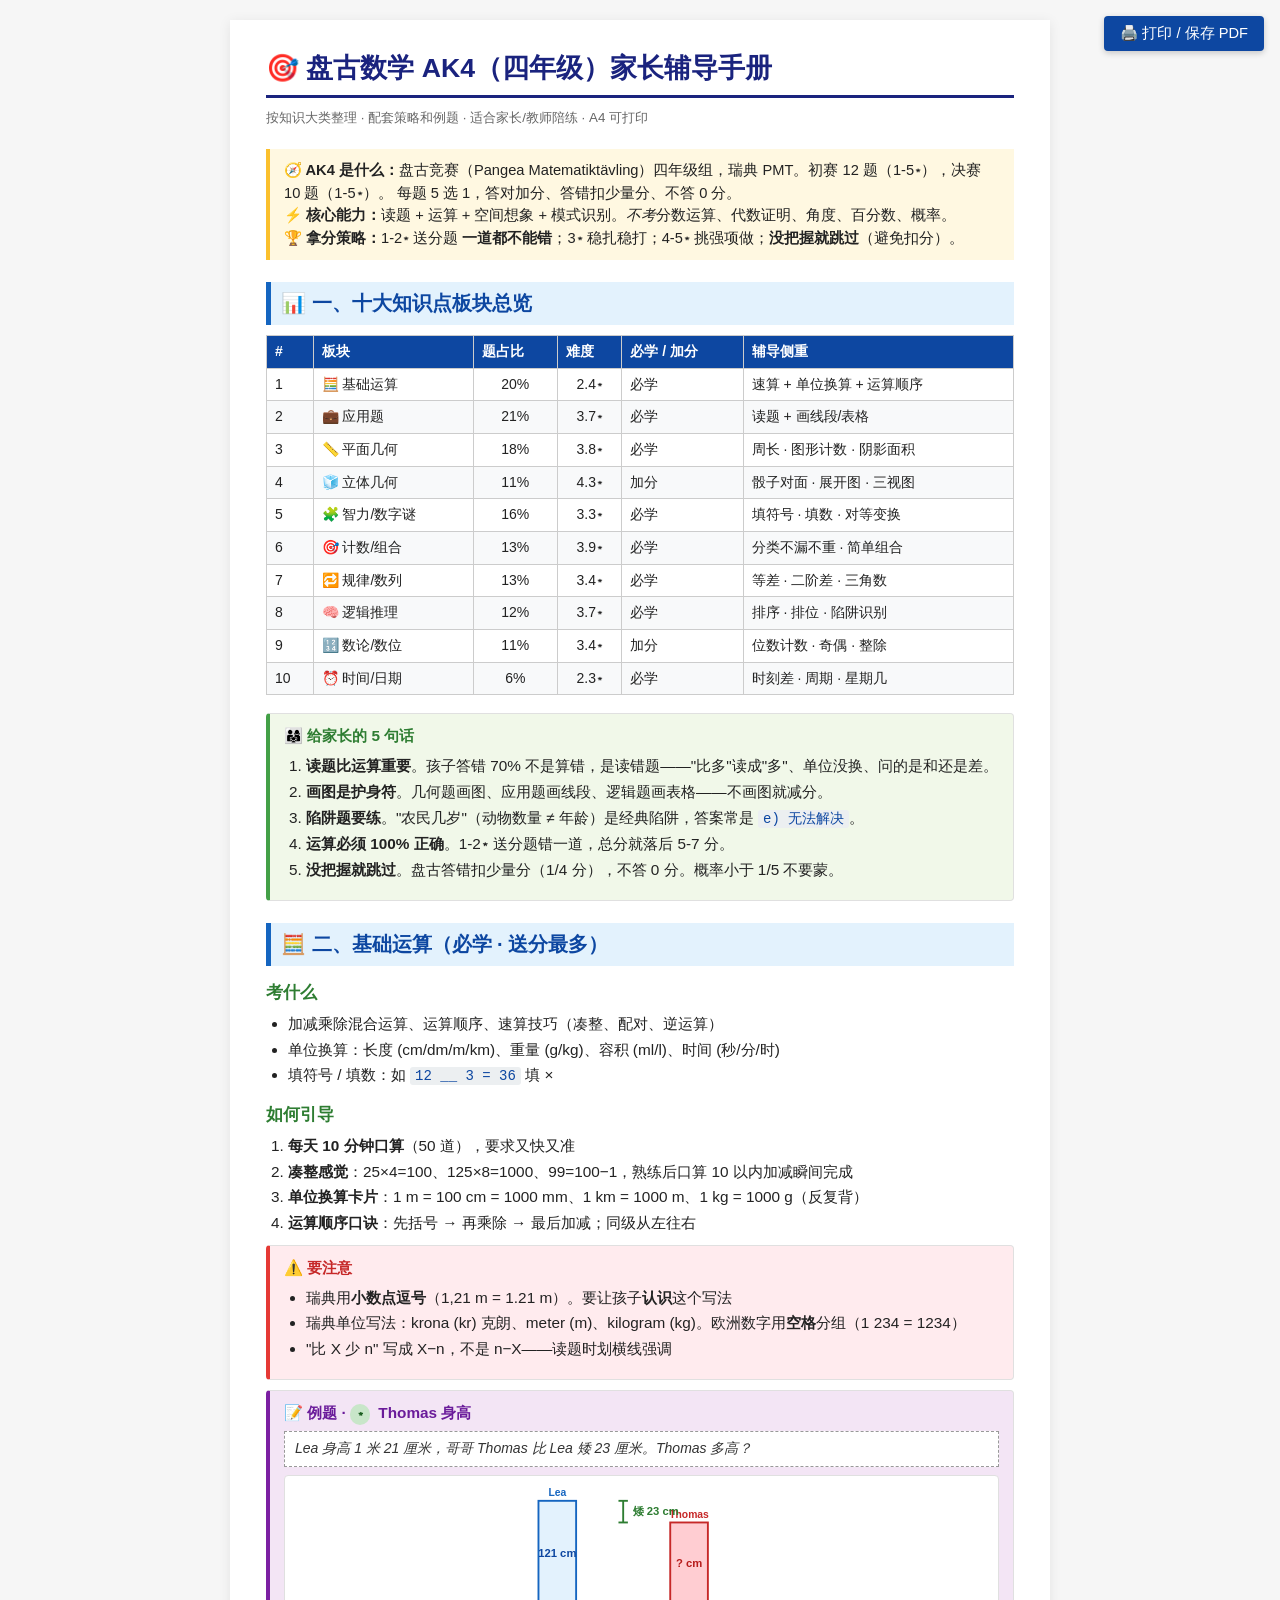
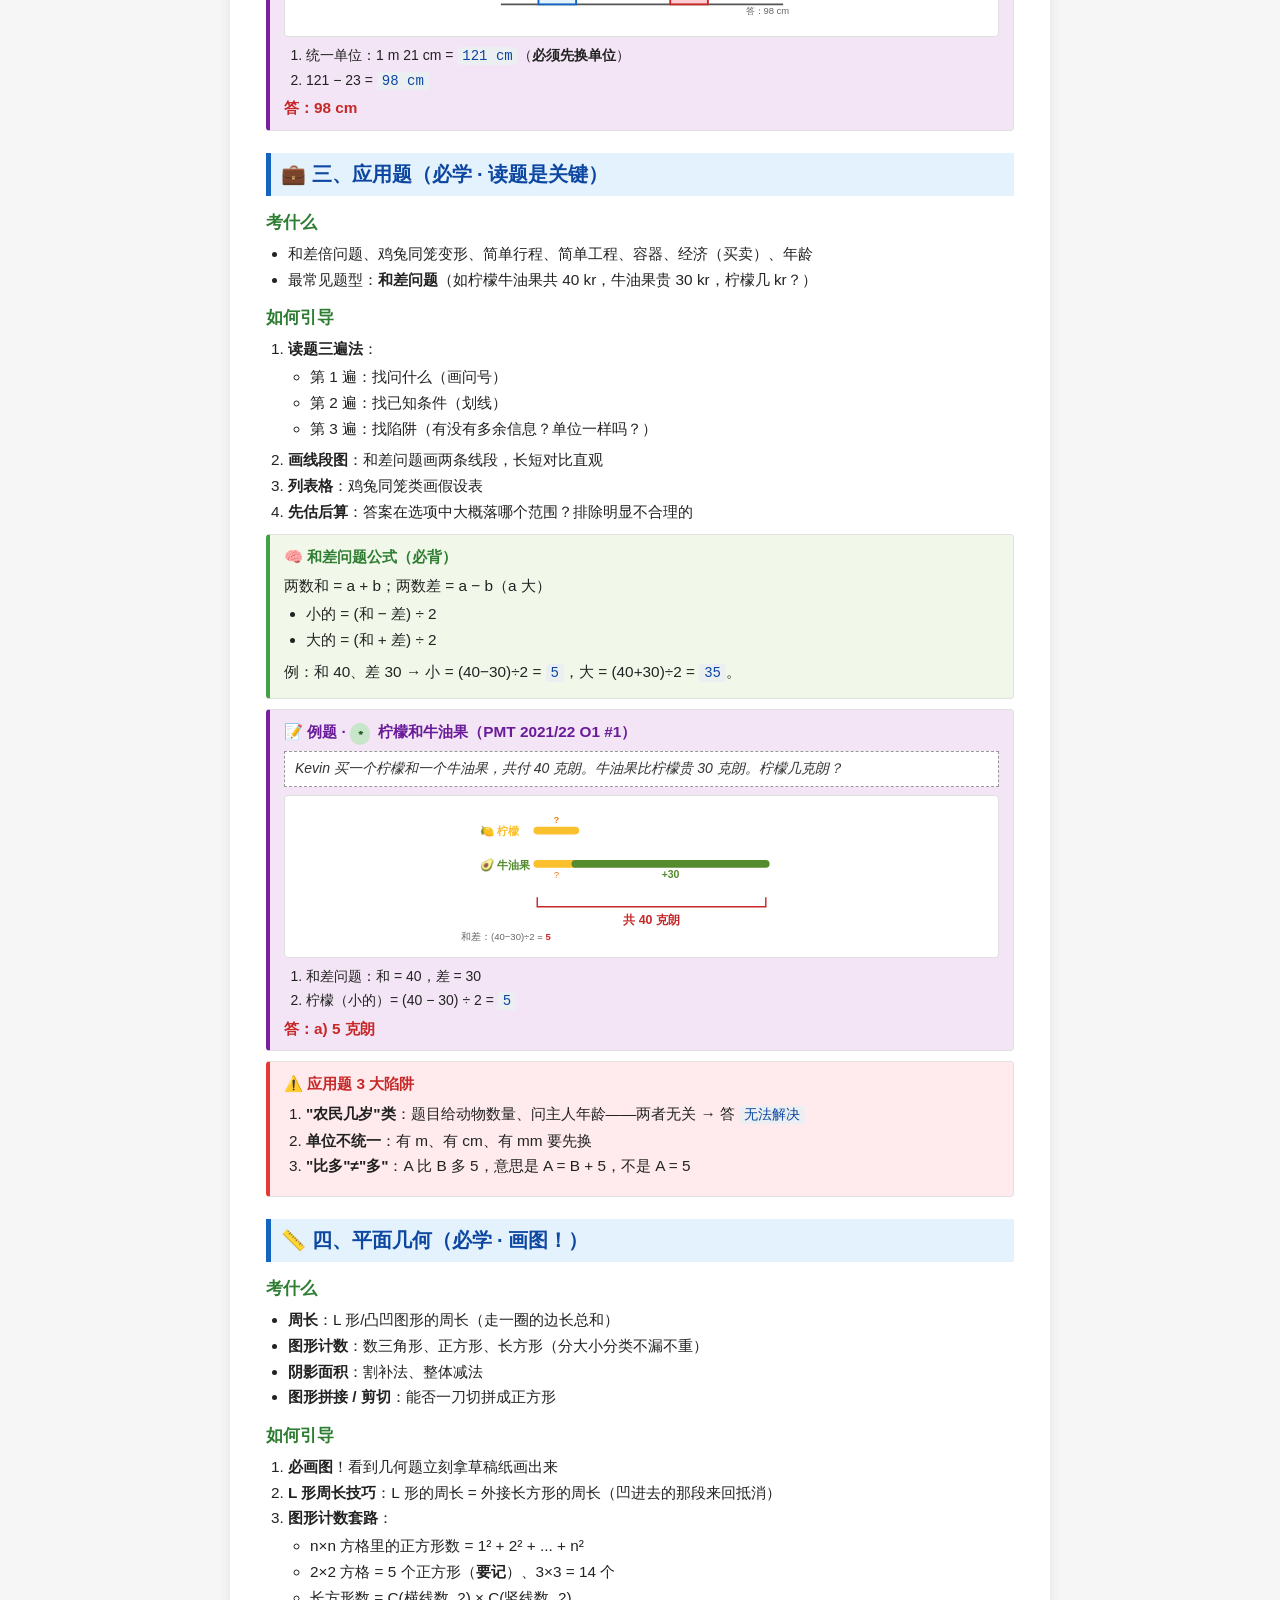
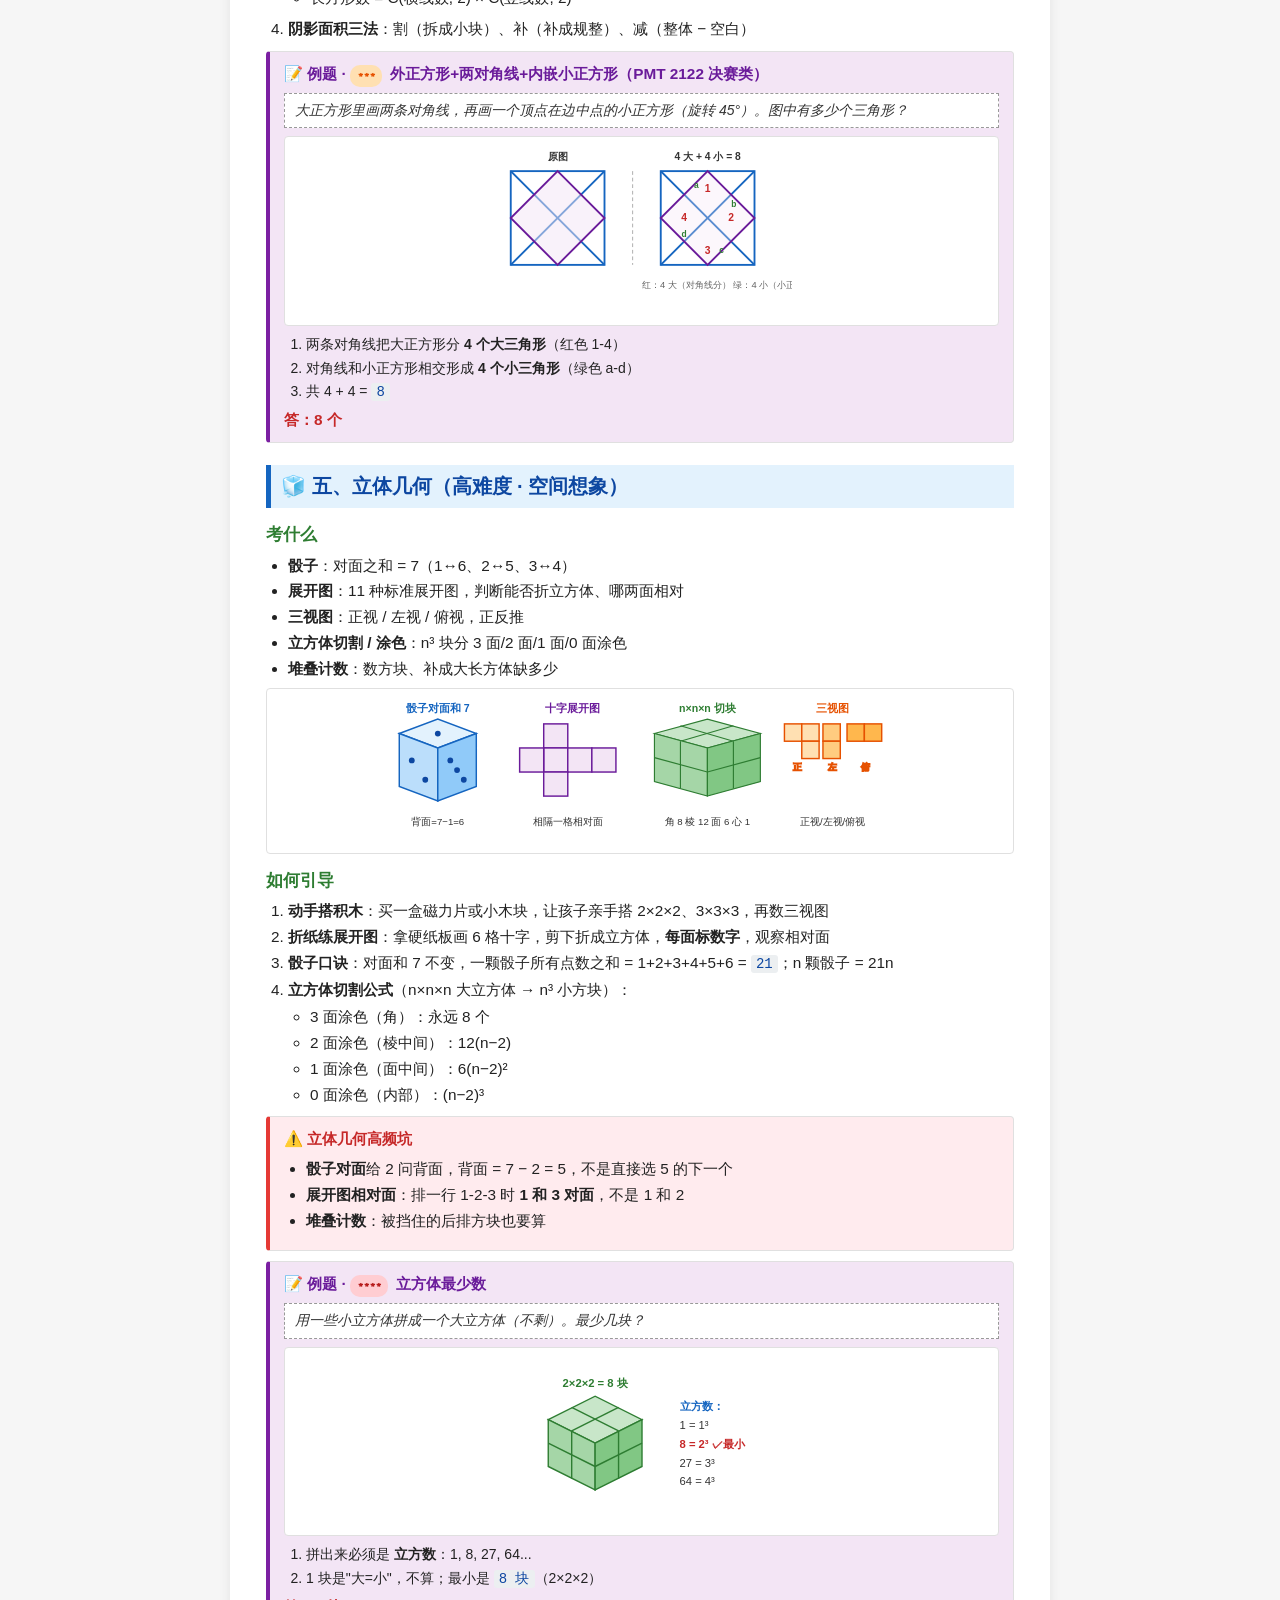
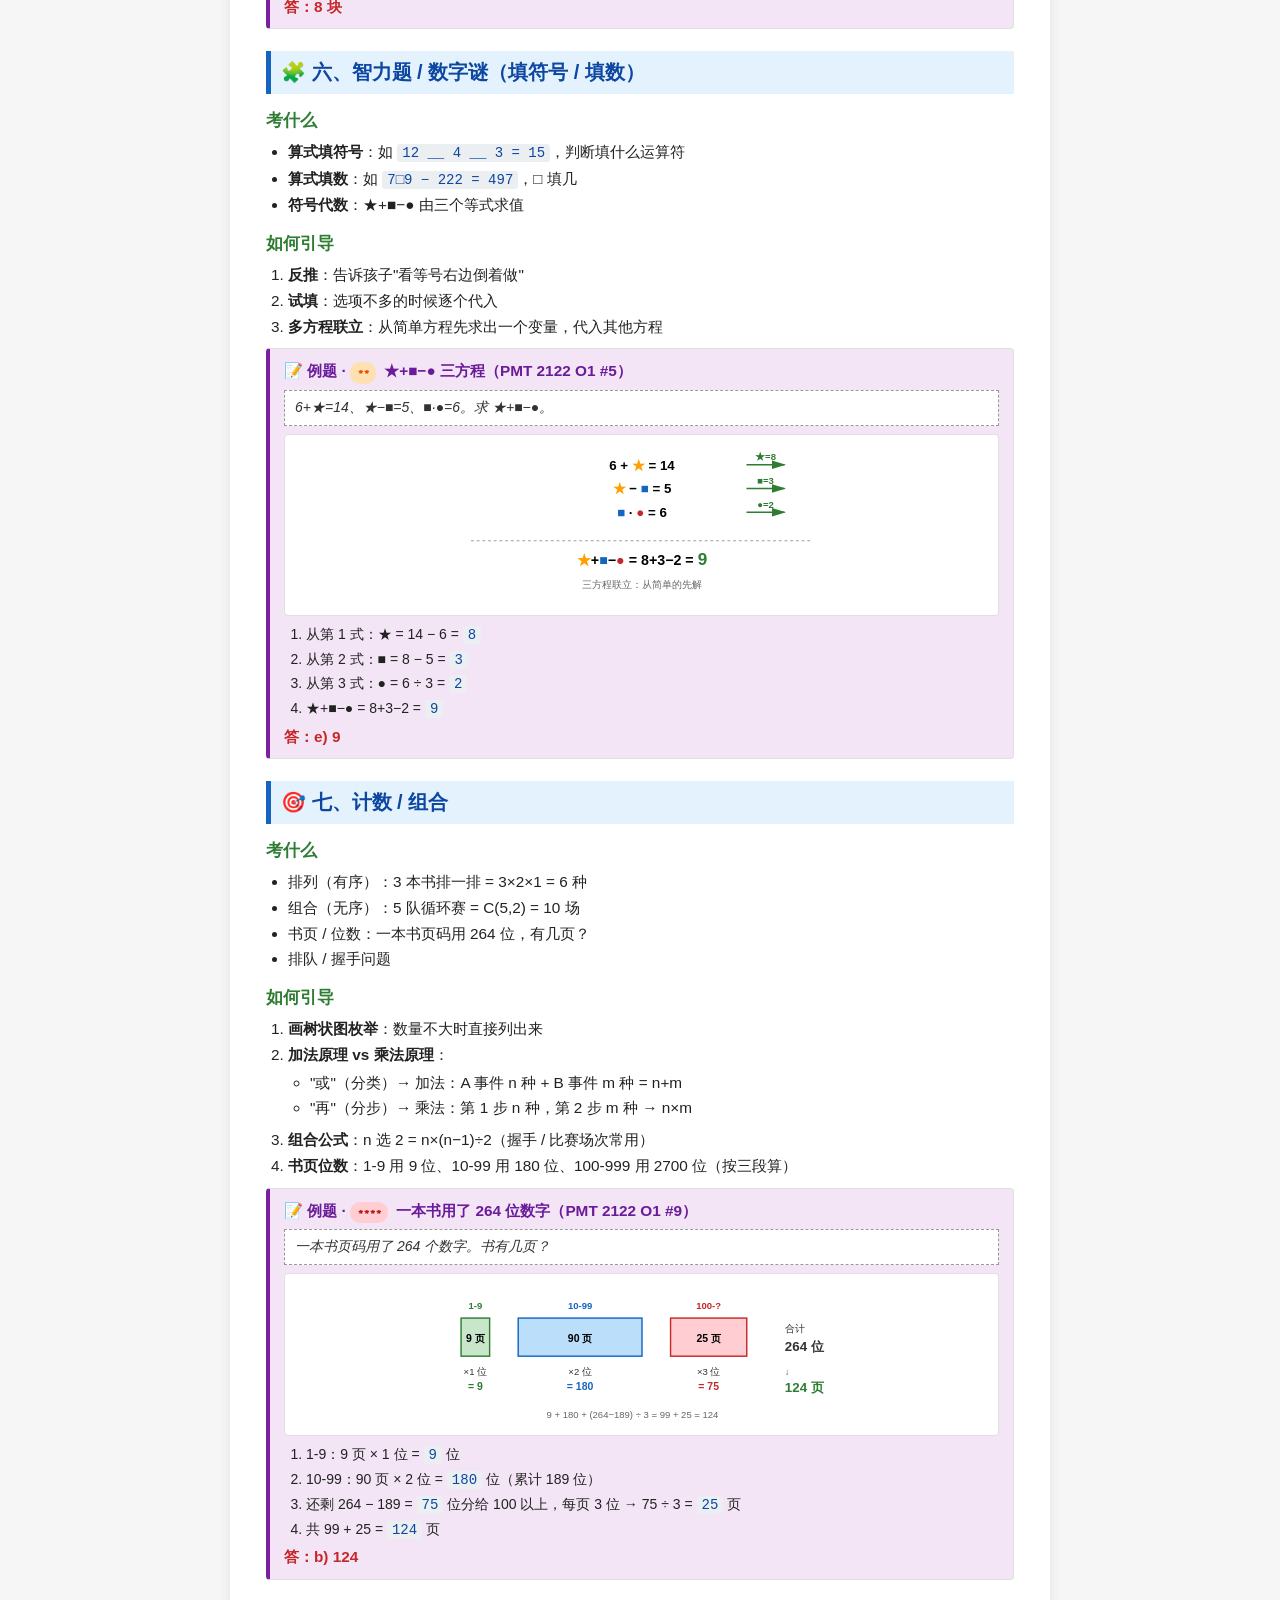
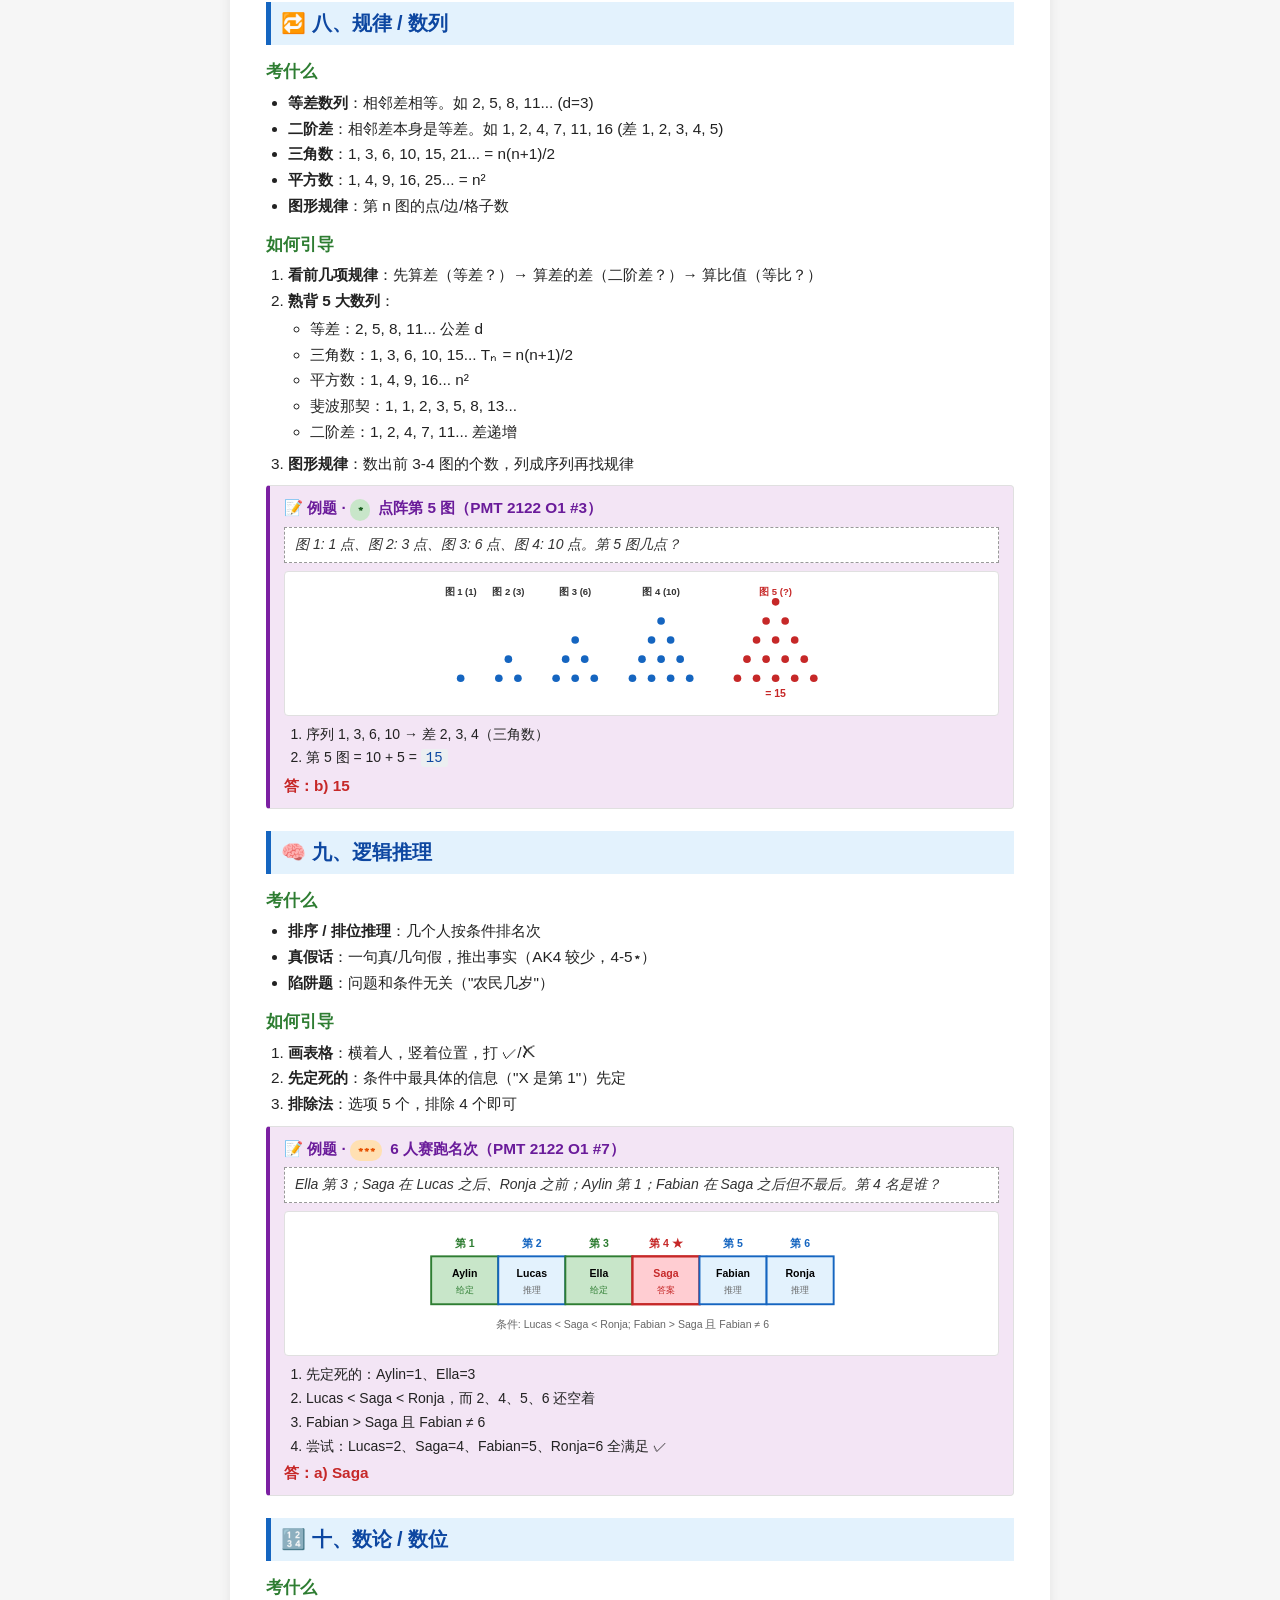
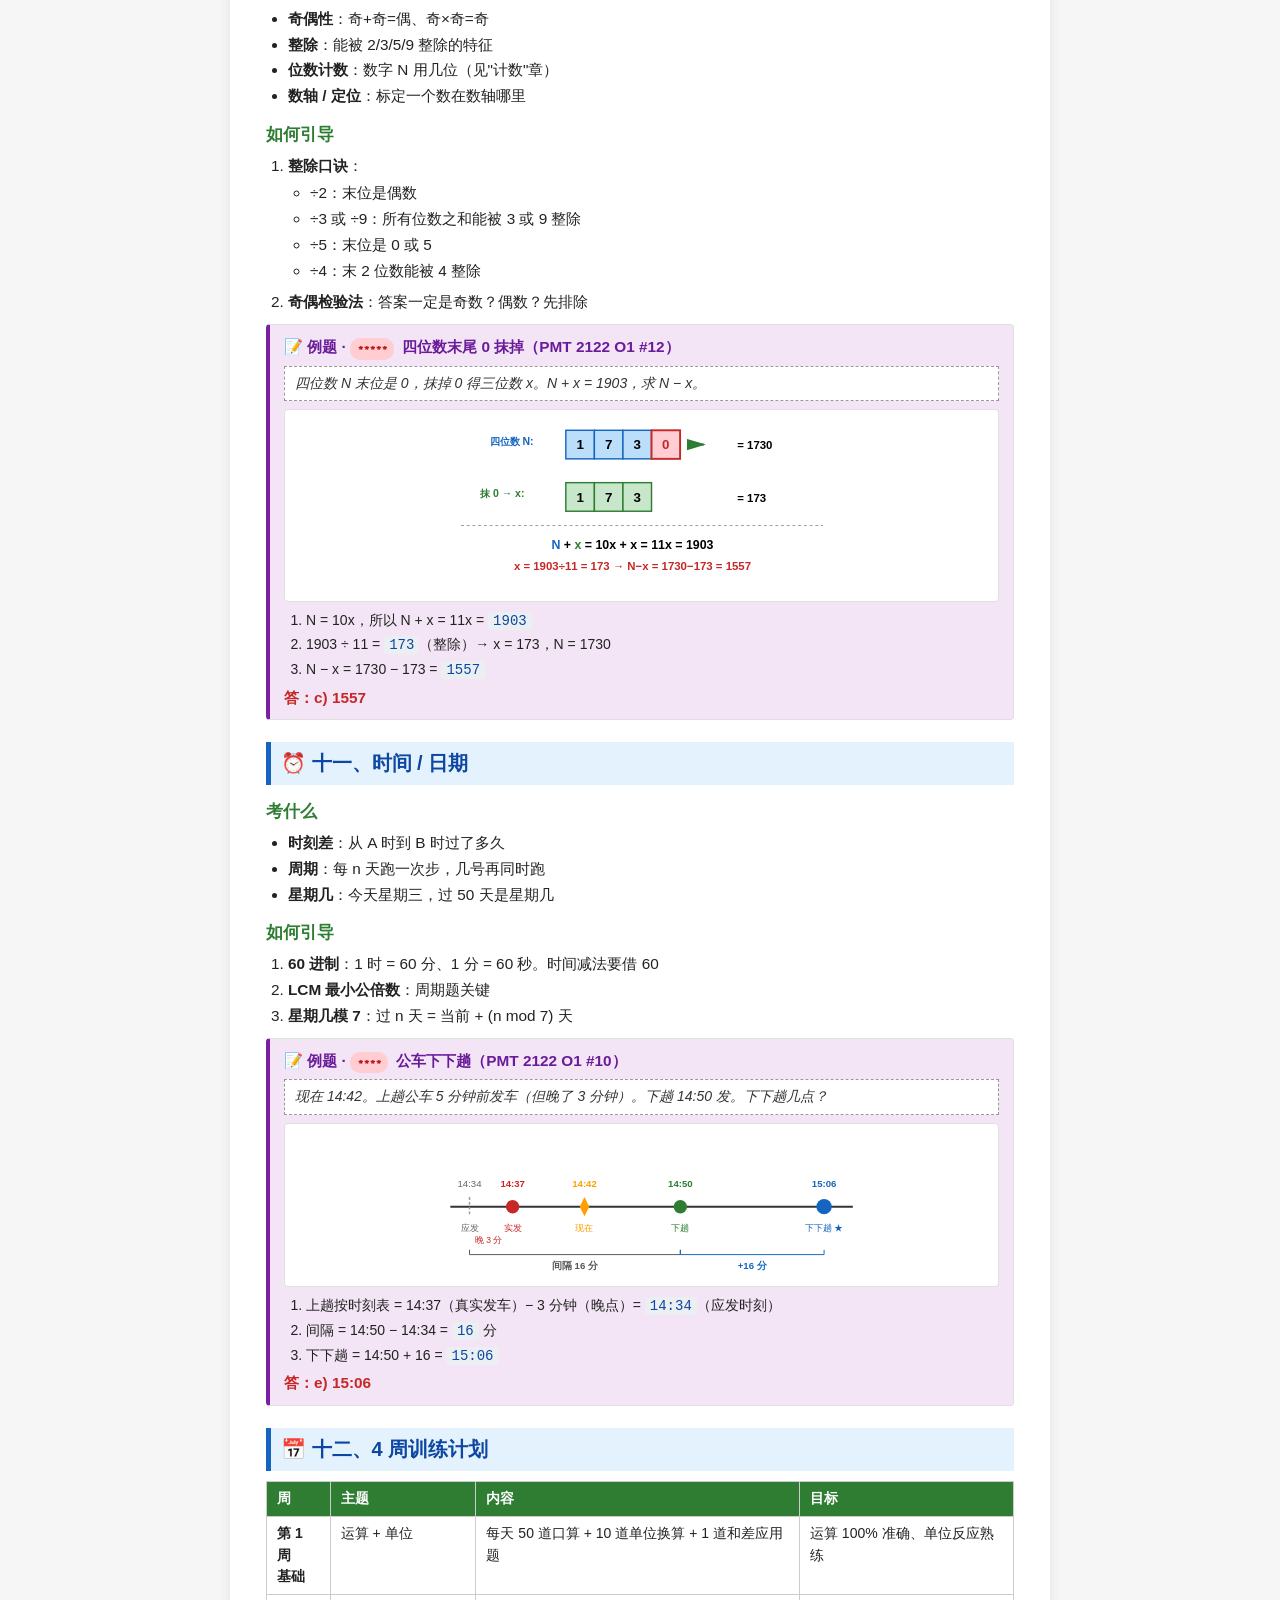
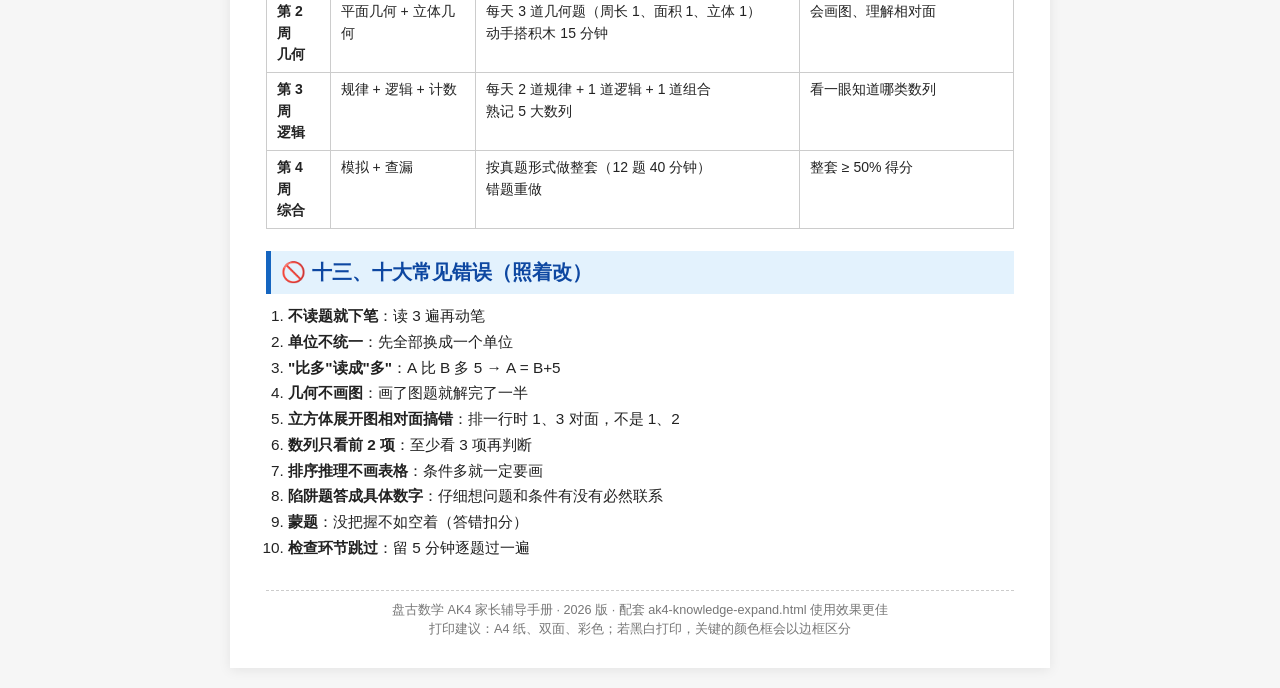
<file: ak4-parent-guide.html>
<!DOCTYPE html>
<html lang="zh-CN">
<head>
<meta charset="UTF-8">
<meta name="viewport" content="width=device-width, initial-scale=1.0">
<title>盘古数学 AK4（四年级）辅导手册 · 可打印</title>
<style>
    @page {
        size: A4;
        margin: 15mm 14mm;
    }
    * { box-sizing: border-box; margin: 0; padding: 0; }
    html, body {
        font-family: 'Segoe UI', 'PingFang SC', 'Microsoft YaHei', -apple-system, sans-serif;
        color: #222;
        line-height: 1.55;
        font-size: 11.5pt;
        background: #f6f6f6;
    }
    .page {
        background: #fff;
        max-width: 820px;
        margin: 20px auto;
        padding: 28px 36px;
        box-shadow: 0 2px 12px rgba(0,0,0,0.08);
    }
    h1 {
        font-size: 20pt;
        color: #1a237e;
        border-bottom: 3px solid #1a237e;
        padding-bottom: 6px;
        margin-bottom: 10px;
    }
    .meta { color: #666; font-size: 10pt; margin-bottom: 20px; }
    h2 {
        font-size: 15pt;
        color: #0D47A1;
        margin-top: 22px;
        margin-bottom: 10px;
        padding: 6px 10px;
        background: #E3F2FD;
        border-left: 5px solid #1565C0;
        page-break-after: avoid;
    }
    h3 {
        font-size: 12.5pt;
        color: #2E7D32;
        margin-top: 14px;
        margin-bottom: 6px;
        page-break-after: avoid;
    }
    h4 {
        font-size: 11.5pt;
        color: #333;
        margin-top: 10px;
        margin-bottom: 4px;
        page-break-after: avoid;
    }
    p { margin: 4px 0; }
    ul, ol { margin: 4px 0 8px 22px; }
    li { margin: 2px 0; }
    .lead {
        background: #FFF8E1;
        border-left: 4px solid #FBC02D;
        padding: 10px 14px;
        margin: 10px 0 18px;
        font-size: 11pt;
    }
    .cat-table {
        width: 100%;
        border-collapse: collapse;
        margin: 10px 0 18px;
        font-size: 10.5pt;
    }
    .cat-table th, .cat-table td {
        border: 1px solid #ccc;
        padding: 5px 8px;
        text-align: left;
    }
    .cat-table th {
        background: #0D47A1;
        color: #fff;
        font-weight: 600;
    }
    .cat-table td.num { text-align: center; }
    .cat-table tr:nth-child(even) { background: #f8f9fa; }
    .box {
        border: 1px solid #E0E0E0;
        border-left: 4px solid #0D47A1;
        padding: 10px 14px;
        margin: 10px 0;
        border-radius: 4px;
        background: #FAFAFA;
        page-break-inside: avoid;
    }
    .box.tip {
        border-left-color: #43A047;
        background: #F1F8E9;
    }
    .box.trap {
        border-left-color: #E53935;
        background: #FFEBEE;
    }
    .box.example {
        border-left-color: #7B1FA2;
        background: #F3E5F5;
    }
    .box h4 { margin: 0 0 6px; color: inherit; }
    .box.tip h4 { color: #2E7D32; }
    .box.trap h4 { color: #C62828; }
    .box.example h4 { color: #6A1B9A; }
    .fig {
        text-align: center;
        margin: 8px 0;
        padding: 6px;
        background: #fff;
        border: 1px solid #E0E0E0;
        border-radius: 4px;
        page-break-inside: avoid;
    }
    .fig svg { max-width: 100%; height: auto; }
    code {
        background: #ECEFF1;
        padding: 1px 5px;
        border-radius: 3px;
        font-family: 'Consolas', 'Courier New', monospace;
        font-size: 10.5pt;
        color: #0D47A1;
    }
    .star { color: #FBC02D; font-size: 1em; }
    .q {
        font-style: italic;
        color: #333;
        background: #FFF;
        border: 1px dashed #999;
        padding: 6px 10px;
        margin: 6px 0;
        font-size: 10.5pt;
    }
    .ans {
        color: #C62828;
        font-weight: 700;
        margin-top: 4px;
    }
    .steps {
        margin: 4px 0 4px 22px;
        font-size: 10.5pt;
    }
    .steps li { margin: 2px 0; }
    .tag {
        display: inline-block;
        padding: 1px 7px;
        border-radius: 10px;
        font-size: 9.5pt;
        font-weight: 600;
        margin-right: 4px;
    }
    .tag.easy { background: #C8E6C9; color: #1B5E20; }
    .tag.mid  { background: #FFE0B2; color: #E65100; }
    .tag.hard { background: #FFCDD2; color: #B71C1C; }
    .plan-table {
        width: 100%;
        border-collapse: collapse;
        margin: 10px 0;
        font-size: 10.5pt;
    }
    .plan-table th, .plan-table td {
        border: 1px solid #ccc;
        padding: 6px 10px;
        text-align: left;
        vertical-align: top;
    }
    .plan-table th { background: #2E7D32; color: #fff; }
    footer {
        margin-top: 30px;
        padding-top: 10px;
        border-top: 1px dashed #ccc;
        font-size: 9.5pt;
        color: #777;
        text-align: center;
    }
    .avoid-break { page-break-inside: avoid; }
    .page-break { page-break-before: always; }
    .no-print { }
    @media print {
        body { background: #fff; font-size: 10.5pt; }
        .page { box-shadow: none; margin: 0; padding: 0; max-width: 100%; }
        .no-print { display: none; }
        h2 { background: #E3F2FD !important; -webkit-print-color-adjust: exact; print-color-adjust: exact; }
        .cat-table th { background: #0D47A1 !important; color: #fff !important; -webkit-print-color-adjust: exact; print-color-adjust: exact; }
        .plan-table th { background: #2E7D32 !important; color: #fff !important; -webkit-print-color-adjust: exact; print-color-adjust: exact; }
        .box, .box.tip, .box.trap, .box.example { -webkit-print-color-adjust: exact; print-color-adjust: exact; }
    }
    .print-btn {
        position: fixed; top: 16px; right: 16px;
        padding: 8px 16px; background: #0D47A1; color: #fff;
        border: none; border-radius: 4px; cursor: pointer;
        font-size: 11pt; box-shadow: 0 2px 6px rgba(0,0,0,.2);
    }
    .print-btn:hover { background: #002171; }
</style>
</head>
<body>

<button class="print-btn no-print" onclick="window.print()">🖨️ 打印 / 保存 PDF</button>

<div class="page">

<h1>🎯 盘古数学 AK4（四年级）家长辅导手册</h1>
<div class="meta">按知识大类整理 · 配套策略和例题 · 适合家长/教师陪练 · A4 可打印</div>

<div class="lead">
    <strong>🧭 AK4 是什么：</strong>盘古竞赛（Pangea Matematiktävling）四年级组，瑞典 PMT。初赛 12 题（1-5⋆），决赛 10 题（1-5⋆）。
    每题 5 选 1，答对加分、答错扣少量分、不答 0 分。<br>
    <strong>⚡ 核心能力：</strong>读题 + 运算 + 空间想象 + 模式识别。<em>不考</em>分数运算、代数证明、角度、百分数、概率。<br>
    <strong>🏆 拿分策略：</strong>1-2⋆ 送分题 <b>一道都不能错</b>；3⋆ 稳扎稳打；4-5⋆ 挑强项做；<b>没把握就跳过</b>（避免扣分）。
</div>

<h2>📊 一、十大知识点板块总览</h2>

<table class="cat-table">
    <thead>
    <tr><th>#</th><th>板块</th><th class="num">题占比</th><th class="num">难度</th><th>必学 / 加分</th><th>辅导侧重</th></tr>
    </thead>
    <tbody>
    <tr><td>1</td><td>🧮 基础运算</td><td class="num">20%</td><td class="num">2.4⋆</td><td>必学</td><td>速算 + 单位换算 + 运算顺序</td></tr>
    <tr><td>2</td><td>💼 应用题</td><td class="num">21%</td><td class="num">3.7⋆</td><td>必学</td><td>读题 + 画线段/表格</td></tr>
    <tr><td>3</td><td>📏 平面几何</td><td class="num">18%</td><td class="num">3.8⋆</td><td>必学</td><td>周长 · 图形计数 · 阴影面积</td></tr>
    <tr><td>4</td><td>🧊 立体几何</td><td class="num">11%</td><td class="num">4.3⋆</td><td>加分</td><td>骰子对面 · 展开图 · 三视图</td></tr>
    <tr><td>5</td><td>🧩 智力/数字谜</td><td class="num">16%</td><td class="num">3.3⋆</td><td>必学</td><td>填符号 · 填数 · 对等变换</td></tr>
    <tr><td>6</td><td>🎯 计数/组合</td><td class="num">13%</td><td class="num">3.9⋆</td><td>必学</td><td>分类不漏不重 · 简单组合</td></tr>
    <tr><td>7</td><td>🔁 规律/数列</td><td class="num">13%</td><td class="num">3.4⋆</td><td>必学</td><td>等差 · 二阶差 · 三角数</td></tr>
    <tr><td>8</td><td>🧠 逻辑推理</td><td class="num">12%</td><td class="num">3.7⋆</td><td>必学</td><td>排序 · 排位 · 陷阱识别</td></tr>
    <tr><td>9</td><td>🔢 数论/数位</td><td class="num">11%</td><td class="num">3.4⋆</td><td>加分</td><td>位数计数 · 奇偶 · 整除</td></tr>
    <tr><td>10</td><td>⏰ 时间/日期</td><td class="num">6%</td><td class="num">2.3⋆</td><td>必学</td><td>时刻差 · 周期 · 星期几</td></tr>
    </tbody>
</table>

<div class="box tip">
    <h4>👨‍👩‍👧 给家长的 5 句话</h4>
    <ol>
        <li><b>读题比运算重要</b>。孩子答错 70% 不是算错，是读错题——"比多"读成"多"、单位没换、问的是和还是差。</li>
        <li><b>画图是护身符</b>。几何题画图、应用题画线段、逻辑题画表格——不画图就减分。</li>
        <li><b>陷阱题要练</b>。"农民几岁"（动物数量 ≠ 年龄）是经典陷阱，答案常是 <code>e) 无法解决</code>。</li>
        <li><b>运算必须 100% 正确</b>。1-2⋆ 送分题错一道，总分就落后 5-7 分。</li>
        <li><b>没把握就跳过</b>。盘古答错扣少量分（1/4 分），不答 0 分。概率小于 1/5 不要蒙。</li>
    </ol>
</div>

<h2>🧮 二、基础运算（必学 · 送分最多）</h2>

<h3>考什么</h3>
<ul>
    <li>加减乘除混合运算、运算顺序、速算技巧（凑整、配对、逆运算）</li>
    <li>单位换算：长度 (cm/dm/m/km)、重量 (g/kg)、容积 (ml/l)、时间 (秒/分/时)</li>
    <li>填符号 / 填数：如 <code>12 __ 3 = 36</code> 填 ×</li>
</ul>

<h3>如何引导</h3>
<ol>
    <li><b>每天 10 分钟口算</b>（50 道），要求又快又准</li>
    <li><b>凑整感觉</b>：25×4=100、125×8=1000、99=100−1，熟练后口算 10 以内加减瞬间完成</li>
    <li><b>单位换算卡片</b>：1 m = 100 cm = 1000 mm、1 km = 1000 m、1 kg = 1000 g（反复背）</li>
    <li><b>运算顺序口诀</b>：先括号 → 再乘除 → 最后加减；同级从左往右</li>
</ol>

<div class="box trap">
    <h4>⚠️ 要注意</h4>
    <ul>
        <li>瑞典用<b>小数点逗号</b>（1,21 m = 1.21 m）。要让孩子<b>认识</b>这个写法</li>
        <li>瑞典单位写法：krona (kr) 克朗、meter (m)、kilogram (kg)。欧洲数字用<b>空格</b>分组（1 234 = 1234）</li>
        <li>"比 X 少 n" 写成 X−n，不是 n−X——读题时划横线强调</li>
    </ul>
</div>

<div class="box example">
    <h4>📝 例题 · <span class="tag easy">⋆</span> Thomas 身高</h4>
    <div class="q">Lea 身高 1 米 21 厘米，哥哥 Thomas 比 Lea 矮 23 厘米。Thomas 多高？</div>
    <div class="fig">
        <svg viewBox="0 0 340 150" width="320">
            <!-- 地面 -->
            <line x1="20" y1="130" x2="320" y2="130" stroke="#555" stroke-width="2"/>
            <!-- Lea 121 cm -->
            <rect x="60" y="20" width="40" height="110" fill="#E3F2FD" stroke="#1565C0" stroke-width="2"/>
            <text x="80" y="15" text-anchor="middle" font-size="11" font-weight="bold" fill="#1565C0">Lea</text>
            <text x="80" y="80" text-anchor="middle" font-size="12" font-weight="bold" fill="#0D47A1">121 cm</text>
            <!-- Thomas 98 cm -->
            <rect x="200" y="43" width="40" height="87" fill="#FFCDD2" stroke="#C62828" stroke-width="2"/>
            <text x="220" y="38" text-anchor="middle" font-size="11" font-weight="bold" fill="#C62828">Thomas</text>
            <text x="220" y="90" text-anchor="middle" font-size="12" font-weight="bold" fill="#B71C1C">? cm</text>
            <!-- 高度差 23 cm -->
            <line x1="150" y1="20" x2="150" y2="43" stroke="#2E7D32" stroke-width="2"/>
            <line x1="145" y1="20" x2="155" y2="20" stroke="#2E7D32" stroke-width="2"/>
            <line x1="145" y1="43" x2="155" y2="43" stroke="#2E7D32" stroke-width="2"/>
            <text x="160" y="35" font-size="12" fill="#2E7D32" font-weight="bold">矮 23 cm</text>
            <!-- 比较箭头 -->
            <text x="280" y="140" font-size="10" fill="#666">答：98 cm</text>
        </svg>
    </div>
    <ol class="steps">
        <li>统一单位：1 m 21 cm = <code>121 cm</code>（<b>必须先换单位</b>）</li>
        <li>121 − 23 = <code>98 cm</code></li>
    </ol>
    <div class="ans">答：98 cm</div>
</div>

<h2>💼 三、应用题（必学 · 读题是关键）</h2>

<h3>考什么</h3>
<ul>
    <li>和差倍问题、鸡兔同笼变形、简单行程、简单工程、容器、经济（买卖）、年龄</li>
    <li>最常见题型：<b>和差问题</b>（如柠檬牛油果共 40 kr，牛油果贵 30 kr，柠檬几 kr？）</li>
</ul>

<h3>如何引导</h3>
<ol>
    <li><b>读题三遍法</b>：
        <ul>
            <li>第 1 遍：找问什么（画问号）</li>
            <li>第 2 遍：找已知条件（划线）</li>
            <li>第 3 遍：找陷阱（有没有多余信息？单位一样吗？）</li>
        </ul>
    </li>
    <li><b>画线段图</b>：和差问题画两条线段，长短对比直观</li>
    <li><b>列表格</b>：鸡兔同笼类画假设表</li>
    <li><b>先估后算</b>：答案在选项中大概落哪个范围？排除明显不合理的</li>
</ol>

<div class="box tip">
    <h4>🧠 和差问题公式（必背）</h4>
    <p>两数和 = a + b；两数差 = a − b（a 大）</p>
    <ul>
        <li>小的 = (和 − 差) ÷ 2</li>
        <li>大的 = (和 + 差) ÷ 2</li>
    </ul>
    <p>例：和 40、差 30 → 小 = (40−30)÷2 = <code>5</code>，大 = (40+30)÷2 = <code>35</code>。</p>
</div>

<div class="box example">
    <h4>📝 例题 · <span class="tag easy">⋆</span> 柠檬和牛油果（PMT 2021/22 O1 #1）</h4>
    <div class="q">Kevin 买一个柠檬和一个牛油果，共付 40 克朗。牛油果比柠檬贵 30 克朗。柠檬几克朗？</div>
    <div class="fig">
        <svg viewBox="0 0 420 150" width="400">
            <!-- 柠檬线段 -->
            <text x="40" y="35" font-size="12" fill="#FBC02D" font-weight="bold">🍋 柠檬</text>
            <line x1="100" y1="30" x2="140" y2="30" stroke="#FBC02D" stroke-width="8" stroke-linecap="round"/>
            <text x="120" y="22" text-anchor="middle" font-size="10" fill="#F57F17" font-weight="bold">?</text>
            <!-- 牛油果线段 (柠檬 + 差 30) -->
            <text x="40" y="70" font-size="12" fill="#558B2F" font-weight="bold">🥑 牛油果</text>
            <line x1="100" y1="65" x2="140" y2="65" stroke="#FBC02D" stroke-width="8" stroke-linecap="round"/>
            <line x1="140" y1="65" x2="340" y2="65" stroke="#558B2F" stroke-width="8" stroke-linecap="round"/>
            <text x="120" y="80" text-anchor="middle" font-size="10" fill="#F57F17">?</text>
            <text x="240" y="80" text-anchor="middle" font-size="11" fill="#558B2F" font-weight="bold">+30</text>
            <!-- 总 40 大括号 -->
            <path d="M 100 100 L 100 110 L 340 110 L 340 100" fill="none" stroke="#C62828" stroke-width="1.5"/>
            <text x="220" y="128" text-anchor="middle" font-size="13" fill="#C62828" font-weight="bold">共 40 克朗</text>
            <!-- 解答提示 -->
            <text x="20" y="145" font-size="10" fill="#666">和差：(40−30)÷2 = <tspan font-weight="bold" fill="#C62828">5</tspan></text>
        </svg>
    </div>
    <ol class="steps">
        <li>和差问题：和 = 40，差 = 30</li>
        <li>柠檬（小的）= (40 − 30) ÷ 2 = <code>5</code></li>
    </ol>
    <div class="ans">答：a) 5 克朗</div>
</div>

<div class="box trap">
    <h4>⚠️ 应用题 3 大陷阱</h4>
    <ol>
        <li><b>"农民几岁"类</b>：题目给动物数量、问主人年龄——两者无关 → 答 <code>无法解决</code></li>
        <li><b>单位不统一</b>：有 m、有 cm、有 mm 要先换</li>
        <li><b>"比多"≠"多"</b>：A 比 B 多 5，意思是 A = B + 5，不是 A = 5</li>
    </ol>
</div>

<h2>📏 四、平面几何（必学 · 画图！）</h2>

<h3>考什么</h3>
<ul>
    <li><b>周长</b>：L 形/凸凹图形的周长（走一圈的边长总和）</li>
    <li><b>图形计数</b>：数三角形、正方形、长方形（分大小分类不漏不重）</li>
    <li><b>阴影面积</b>：割补法、整体减法</li>
    <li><b>图形拼接 / 剪切</b>：能否一刀切拼成正方形</li>
</ul>

<h3>如何引导</h3>
<ol>
    <li><b>必画图</b>！看到几何题立刻拿草稿纸画出来</li>
    <li><b>L 形周长技巧</b>：L 形的周长 = 外接长方形的周长（凹进去的那段来回抵消）</li>
    <li><b>图形计数套路</b>：
        <ul>
            <li>n×n 方格里的正方形数 = 1² + 2² + ... + n²</li>
            <li>2×2 方格 = 5 个正方形（<b>要记</b>）、3×3 = 14 个</li>
            <li>长方形数 = C(横线数, 2) × C(竖线数, 2)</li>
        </ul>
    </li>
    <li><b>阴影面积三法</b>：割（拆成小块）、补（补成规整）、减（整体 − 空白）</li>
</ol>

<div class="box example">
    <h4>📝 例题 · <span class="tag mid">⋆⋆⋆</span> 外正方形+两对角线+内嵌小正方形（PMT 2122 决赛类）</h4>
    <div class="q">大正方形里画两条对角线，再画一个顶点在边中点的小正方形（旋转 45°）。图中有多少个三角形？</div>
    <div class="fig">
        <svg viewBox="0 0 320 180" width="300">
            <!-- 左：原图 -->
            <text x="70" y="18" text-anchor="middle" font-size="11" fill="#333" font-weight="bold">原图</text>
            <rect x="20" y="30" width="100" height="100" fill="none" stroke="#1565C0" stroke-width="2"/>
            <line x1="20" y1="30" x2="120" y2="130" stroke="#1565C0" stroke-width="2"/>
            <line x1="120" y1="30" x2="20" y2="130" stroke="#1565C0" stroke-width="2"/>
            <polygon points="70,30 120,80 70,130 20,80" fill="rgba(243,229,245,0.5)" stroke="#6A1B9A" stroke-width="2"/>
            <!-- 右：标注 -->
            <text x="230" y="18" text-anchor="middle" font-size="11" fill="#333" font-weight="bold">4 大 + 4 小 = 8</text>
            <rect x="180" y="30" width="100" height="100" fill="none" stroke="#1565C0" stroke-width="2"/>
            <line x1="180" y1="30" x2="280" y2="130" stroke="#1565C0" stroke-width="2"/>
            <line x1="280" y1="30" x2="180" y2="130" stroke="#1565C0" stroke-width="2"/>
            <polygon points="230,30 280,80 230,130 180,80" fill="rgba(243,229,245,0.3)" stroke="#6A1B9A" stroke-width="2"/>
            <!-- 4 大三角编号 -->
            <text x="230" y="52" text-anchor="middle" font-size="11" font-weight="bold" fill="#C62828">1</text>
            <text x="255" y="83" text-anchor="middle" font-size="11" font-weight="bold" fill="#C62828">2</text>
            <text x="230" y="118" text-anchor="middle" font-size="11" font-weight="bold" fill="#C62828">3</text>
            <text x="205" y="83" text-anchor="middle" font-size="11" font-weight="bold" fill="#C62828">4</text>
            <!-- 4 小三角 -->
            <text x="218" y="48" text-anchor="middle" font-size="9" fill="#2E7D32" font-weight="bold">a</text>
            <text x="258" y="68" text-anchor="middle" font-size="9" fill="#2E7D32" font-weight="bold">b</text>
            <text x="245" y="117" text-anchor="middle" font-size="9" fill="#2E7D32" font-weight="bold">c</text>
            <text x="205" y="100" text-anchor="middle" font-size="9" fill="#2E7D32" font-weight="bold">d</text>
            <!-- 分隔线 -->
            <line x1="150" y1="30" x2="150" y2="130" stroke="#aaa" stroke-dasharray="4,3"/>
            <text x="160" y="155" font-size="10" fill="#666">红：4 大（对角线分）  绿：4 小（小正方形+对角线）</text>
        </svg>
    </div>
    <ol class="steps">
        <li>两条对角线把大正方形分 <b>4 个大三角形</b>（红色 1-4）</li>
        <li>对角线和小正方形相交形成 <b>4 个小三角形</b>（绿色 a-d）</li>
        <li>共 4 + 4 = <code>8</code></li>
    </ol>
    <div class="ans">答：8 个</div>
</div>

<h2>🧊 五、立体几何（高难度 · 空间想象）</h2>

<h3>考什么</h3>
<ul>
    <li><b>骰子</b>：对面之和 = 7（1↔6、2↔5、3↔4）</li>
    <li><b>展开图</b>：11 种标准展开图，判断能否折立方体、哪两面相对</li>
    <li><b>三视图</b>：正视 / 左视 / 俯视，正反推</li>
    <li><b>立方体切割 / 涂色</b>：n³ 块分 3 面/2 面/1 面/0 面涂色</li>
    <li><b>堆叠计数</b>：数方块、补成大长方体缺多少</li>
</ul>

<div class="fig">
    <svg viewBox="0 0 540 150" width="520">
        <!-- 骰子对面和 7 -->
        <text x="60" y="18" text-anchor="middle" font-size="11" font-weight="bold" fill="#1565C0">骰子对面和 7</text>
        <g stroke="#1565C0" stroke-width="1.5">
            <polygon points="20,40 60,25 100,40 60,55" fill="#E3F2FD"/>
            <polygon points="20,40 60,55 60,110 20,95" fill="#BBDEFB"/>
            <polygon points="100,40 60,55 60,110 100,95" fill="#90CAF9"/>
        </g>
        <!-- 顶面 1 点 -->
        <circle cx="60" cy="40" r="3" fill="#0D47A1"/>
        <!-- 正面 (左) 2 点 -->
        <circle cx="33" cy="68" r="3" fill="#0D47A1"/>
        <circle cx="47" cy="88" r="3" fill="#0D47A1"/>
        <!-- 右面 3 点 -->
        <circle cx="73" cy="68" r="3" fill="#0D47A1"/>
        <circle cx="80" cy="78" r="3" fill="#0D47A1"/>
        <circle cx="87" cy="88" r="3" fill="#0D47A1"/>
        <text x="60" y="135" text-anchor="middle" font-size="10" fill="#333">背面=7−1=6</text>

        <!-- 十字展开图 -->
        <text x="200" y="18" text-anchor="middle" font-size="11" font-weight="bold" fill="#6A1B9A">十字展开图</text>
        <g stroke="#6A1B9A" stroke-width="1.5" fill="#F3E5F5">
            <rect x="170" y="30" width="25" height="25"/>
            <rect x="170" y="55" width="25" height="25"/>
            <rect x="145" y="55" width="25" height="25"/>
            <rect x="195" y="55" width="25" height="25"/>
            <rect x="220" y="55" width="25" height="25"/>
            <rect x="170" y="80" width="25" height="25"/>
        </g>
        <text x="195" y="135" text-anchor="middle" font-size="10" fill="#333">相隔一格相对面</text>

        <!-- 2x2x2 切块 -->
        <text x="340" y="18" text-anchor="middle" font-size="11" font-weight="bold" fill="#2E7D32">n×n×n 切块</text>
        <g stroke="#2E7D32" stroke-width="1.2">
            <polygon points="285,40 340,25 395,40 340,55" fill="#C8E6C9"/>
            <line x1="312" y1="32" x2="367" y2="48"/>
            <line x1="312" y1="48" x2="367" y2="32"/>
            <polygon points="285,40 340,55 340,105 285,90" fill="#A5D6A7"/>
            <line x1="312" y1="48" x2="312" y2="97"/>
            <line x1="285" y1="65" x2="340" y2="80"/>
            <polygon points="340,55 395,40 395,90 340,105" fill="#81C784"/>
            <line x1="367" y1="48" x2="367" y2="97"/>
            <line x1="340" y1="80" x2="395" y2="65"/>
        </g>
        <text x="340" y="135" text-anchor="middle" font-size="10" fill="#333">角 8 棱 12 面 6 心 1</text>

        <!-- 三视图 -->
        <text x="470" y="18" text-anchor="middle" font-size="11" font-weight="bold" fill="#E65100">三视图</text>
        <g stroke="#E65100" stroke-width="1.5">
            <rect x="420" y="30" width="18" height="18" fill="#FFE0B2"/>
            <rect x="438" y="30" width="18" height="18" fill="#FFE0B2"/>
            <rect x="438" y="48" width="18" height="18" fill="#FFE0B2"/>
            <text x="429" y="78" font-size="9">正</text>
            <rect x="460" y="30" width="18" height="18" fill="#FFCC80"/>
            <rect x="460" y="48" width="18" height="18" fill="#FFCC80"/>
            <text x="465" y="78" font-size="9">左</text>
            <rect x="485" y="30" width="18" height="18" fill="#FFB74D"/>
            <rect x="503" y="30" width="18" height="18" fill="#FFB74D"/>
            <text x="500" y="78" font-size="9">俯</text>
        </g>
        <text x="470" y="135" text-anchor="middle" font-size="10" fill="#333">正视/左视/俯视</text>
    </svg>
</div>

<h3>如何引导</h3>
<ol>
    <li><b>动手搭积木</b>：买一盒磁力片或小木块，让孩子亲手搭 2×2×2、3×3×3，再数三视图</li>
    <li><b>折纸练展开图</b>：拿硬纸板画 6 格十字，剪下折成立方体，<b>每面标数字</b>，观察相对面</li>
    <li><b>骰子口诀</b>：对面和 7 不变，一颗骰子所有点数之和 = 1+2+3+4+5+6 = <code>21</code>；n 颗骰子 = 21n</li>
    <li><b>立方体切割公式</b>（n×n×n 大立方体 → n³ 小方块）：
        <ul>
            <li>3 面涂色（角）：永远 8 个</li>
            <li>2 面涂色（棱中间）：12(n−2)</li>
            <li>1 面涂色（面中间）：6(n−2)²</li>
            <li>0 面涂色（内部）：(n−2)³</li>
        </ul>
    </li>
</ol>

<div class="box trap">
    <h4>⚠️ 立体几何高频坑</h4>
    <ul>
        <li><b>骰子对面</b>给 2 问背面，背面 = 7 − 2 = 5，不是直接选 5 的下一个</li>
        <li><b>展开图相对面</b>：排一行 1-2-3 时 <b>1 和 3 对面</b>，不是 1 和 2</li>
        <li><b>堆叠计数</b>：被挡住的后排方块也要算</li>
    </ul>
</div>

<div class="box example">
    <h4>📝 例题 · <span class="tag hard">⋆⋆⋆⋆</span> 立方体最少数</h4>
    <div class="q">用一些小立方体拼成一个大立方体（不剩）。最少几块？</div>
    <div class="fig">
        <svg viewBox="0 0 320 180" width="300">
            <!-- 2x2x2 立方体 (等距投影) -->
            <!-- 顶面 2x2 -->
            <g stroke="#2E7D32" stroke-width="1.5">
                <polygon points="60,70 110,45 160,70 110,95" fill="#C8E6C9"/>
                <line x1="85" y1="57" x2="135" y2="82"/>
                <line x1="85" y1="82" x2="135" y2="57"/>
            </g>
            <!-- 左面 -->
            <g stroke="#2E7D32" stroke-width="1.5">
                <polygon points="60,70 110,95 110,145 60,120" fill="#A5D6A7"/>
                <line x1="85" y1="82" x2="85" y2="133"/>
                <line x1="60" y1="95" x2="110" y2="120"/>
            </g>
            <!-- 右面 -->
            <g stroke="#2E7D32" stroke-width="1.5">
                <polygon points="110,95 160,70 160,120 110,145" fill="#81C784"/>
                <line x1="135" y1="82" x2="135" y2="133"/>
                <line x1="110" y1="120" x2="160" y2="95"/>
            </g>
            <text x="110" y="35" text-anchor="middle" font-size="12" fill="#2E7D32" font-weight="bold">2×2×2 = 8 块</text>
            <!-- 旁边列出立方数 -->
            <g font-size="12" fill="#333">
                <text x="200" y="60" font-weight="bold" fill="#1565C0">立方数：</text>
                <text x="200" y="80">1 = 1³</text>
                <text x="200" y="100" font-weight="bold" fill="#C62828">8 = 2³ ✓最小</text>
                <text x="200" y="120">27 = 3³</text>
                <text x="200" y="140">64 = 4³</text>
            </g>
        </svg>
    </div>
    <ol class="steps">
        <li>拼出来必须是 <b>立方数</b>：1, 8, 27, 64...</li>
        <li>1 块是"大=小"，不算；最小是 <code>8 块</code>（2×2×2）</li>
    </ol>
    <div class="ans">答：8 块</div>
</div>

<h2>🧩 六、智力题 / 数字谜（填符号 / 填数）</h2>

<h3>考什么</h3>
<ul>
    <li><b>算式填符号</b>：如 <code>12 __ 4 __ 3 = 15</code>，判断填什么运算符</li>
    <li><b>算式填数</b>：如 <code>7□9 − 222 = 497</code>，□ 填几</li>
    <li><b>符号代数</b>：★+■−● 由三个等式求值</li>
</ul>

<h3>如何引导</h3>
<ol>
    <li><b>反推</b>：告诉孩子"看等号右边倒着做"</li>
    <li><b>试填</b>：选项不多的时候逐个代入</li>
    <li><b>多方程联立</b>：从简单方程先求出一个变量，代入其他方程</li>
</ol>

<div class="box example">
    <h4>📝 例题 · <span class="tag mid">⋆⋆</span> ★+■−● 三方程（PMT 2122 O1 #5）</h4>
    <div class="q">6+★=14、★−■=5、■·●=6。求 ★+■−●。</div>
    <div class="fig">
        <svg viewBox="0 0 400 170" width="380">
            <!-- 三方程 -->
            <g font-size="14" font-weight="bold" text-anchor="middle">
                <text x="200" y="30">6 + <tspan fill="#FFA000">★</tspan> = 14</text>
                <text x="200" y="55"><tspan fill="#FFA000">★</tspan> − <tspan fill="#1565C0">■</tspan> = 5</text>
                <text x="200" y="80"><tspan fill="#1565C0">■</tspan> · <tspan fill="#C62828">●</tspan> = 6</text>
            </g>
            <!-- 推导箭头 -->
            <path d="M 310 25 L 350 25" stroke="#2E7D32" stroke-width="1.5" marker-end="url(#arr)"/>
            <defs><marker id="arr" markerWidth="10" markerHeight="10" refX="9" refY="3" orient="auto"><polygon points="0 0, 10 3, 0 6" fill="#2E7D32"/></marker></defs>
            <text x="330" y="20" text-anchor="middle" font-size="10" fill="#2E7D32" font-weight="bold">★=8</text>
            <path d="M 310 50 L 350 50" stroke="#2E7D32" stroke-width="1.5" marker-end="url(#arr)"/>
            <text x="330" y="45" text-anchor="middle" font-size="10" fill="#2E7D32" font-weight="bold">■=3</text>
            <path d="M 310 75 L 350 75" stroke="#2E7D32" stroke-width="1.5" marker-end="url(#arr)"/>
            <text x="330" y="70" text-anchor="middle" font-size="10" fill="#2E7D32" font-weight="bold">●=2</text>
            <!-- 最终答案 -->
            <line x1="20" y1="105" x2="380" y2="105" stroke="#999" stroke-dasharray="3,3"/>
            <text x="200" y="130" text-anchor="middle" font-size="15" font-weight="bold">
                <tspan fill="#FFA000">★</tspan>+<tspan fill="#1565C0">■</tspan>−<tspan fill="#C62828">●</tspan> = 8+3−2 =
                <tspan fill="#2E7D32" font-size="18">9</tspan>
            </text>
            <text x="200" y="155" text-anchor="middle" font-size="11" fill="#666">三方程联立：从简单的先解</text>
        </svg>
    </div>
    <ol class="steps">
        <li>从第 1 式：★ = 14 − 6 = <code>8</code></li>
        <li>从第 2 式：■ = 8 − 5 = <code>3</code></li>
        <li>从第 3 式：● = 6 ÷ 3 = <code>2</code></li>
        <li>★+■−● = 8+3−2 = <code>9</code></li>
    </ol>
    <div class="ans">答：e) 9</div>
</div>

<h2>🎯 七、计数 / 组合</h2>

<h3>考什么</h3>
<ul>
    <li>排列（有序）：3 本书排一排 = 3×2×1 = 6 种</li>
    <li>组合（无序）：5 队循环赛 = C(5,2) = 10 场</li>
    <li>书页 / 位数：一本书页码用 264 位，有几页？</li>
    <li>排队 / 握手问题</li>
</ul>

<h3>如何引导</h3>
<ol>
    <li><b>画树状图枚举</b>：数量不大时直接列出来</li>
    <li><b>加法原理 vs 乘法原理</b>：
        <ul>
            <li>"或"（分类）→ 加法：A 事件 n 种 + B 事件 m 种 = n+m</li>
            <li>"再"（分步）→ 乘法：第 1 步 n 种，第 2 步 m 种 → n×m</li>
        </ul>
    </li>
    <li><b>组合公式</b>：n 选 2 = n×(n−1)÷2（握手 / 比赛场次常用）</li>
    <li><b>书页位数</b>：1-9 用 9 位、10-99 用 180 位、100-999 用 2700 位（按三段算）</li>
</ol>

<div class="box example">
    <h4>📝 例题 · <span class="tag hard">⋆⋆⋆⋆</span> 一本书用了 264 位数字（PMT 2122 O1 #9）</h4>
    <div class="q">一本书页码用了 264 个数字。书有几页？</div>
    <div class="fig">
        <svg viewBox="0 0 420 150" width="400">
            <!-- 1-9 段 -->
            <rect x="20" y="40" width="30" height="40" fill="#C8E6C9" stroke="#2E7D32" stroke-width="1.5"/>
            <text x="35" y="30" text-anchor="middle" font-size="10" font-weight="bold" fill="#2E7D32">1-9</text>
            <text x="35" y="65" text-anchor="middle" font-size="11" font-weight="bold">9 页</text>
            <text x="35" y="100" text-anchor="middle" font-size="10" fill="#333">×1 位</text>
            <text x="35" y="115" text-anchor="middle" font-size="11" font-weight="bold" fill="#2E7D32">= 9</text>

            <!-- 10-99 段 -->
            <rect x="80" y="40" width="130" height="40" fill="#BBDEFB" stroke="#1565C0" stroke-width="1.5"/>
            <text x="145" y="30" text-anchor="middle" font-size="10" font-weight="bold" fill="#1565C0">10-99</text>
            <text x="145" y="65" text-anchor="middle" font-size="11" font-weight="bold">90 页</text>
            <text x="145" y="100" text-anchor="middle" font-size="10" fill="#333">×2 位</text>
            <text x="145" y="115" text-anchor="middle" font-size="11" font-weight="bold" fill="#1565C0">= 180</text>

            <!-- 100-? 段 -->
            <rect x="240" y="40" width="80" height="40" fill="#FFCDD2" stroke="#C62828" stroke-width="1.5"/>
            <text x="280" y="30" text-anchor="middle" font-size="10" font-weight="bold" fill="#C62828">100-?</text>
            <text x="280" y="65" text-anchor="middle" font-size="11" font-weight="bold">25 页</text>
            <text x="280" y="100" text-anchor="middle" font-size="10" fill="#333">×3 位</text>
            <text x="280" y="115" text-anchor="middle" font-size="11" font-weight="bold" fill="#C62828">= 75</text>

            <!-- 累计说明 -->
            <text x="360" y="55" font-size="11" fill="#333">合计</text>
            <text x="360" y="75" font-size="14" font-weight="bold" fill="#333">264 位</text>
            <text x="360" y="100" font-size="10" fill="#666">↓</text>
            <text x="360" y="118" font-size="14" font-weight="bold" fill="#2E7D32">124 页</text>

            <!-- 底部公式 -->
            <text x="200" y="145" text-anchor="middle" font-size="10" fill="#666">9 + 180 + (264−189) ÷ 3 = 99 + 25 = 124</text>
        </svg>
    </div>
    <ol class="steps">
        <li>1-9：9 页 × 1 位 = <code>9</code> 位</li>
        <li>10-99：90 页 × 2 位 = <code>180</code> 位（累计 189 位）</li>
        <li>还剩 264 − 189 = <code>75</code> 位分给 100 以上，每页 3 位 → 75 ÷ 3 = <code>25</code> 页</li>
        <li>共 99 + 25 = <code>124</code> 页</li>
    </ol>
    <div class="ans">答：b) 124</div>
</div>

<h2>🔁 八、规律 / 数列</h2>

<h3>考什么</h3>
<ul>
    <li><b>等差数列</b>：相邻差相等。如 2, 5, 8, 11... (d=3)</li>
    <li><b>二阶差</b>：相邻差本身是等差。如 1, 2, 4, 7, 11, 16 (差 1, 2, 3, 4, 5)</li>
    <li><b>三角数</b>：1, 3, 6, 10, 15, 21... = n(n+1)/2</li>
    <li><b>平方数</b>：1, 4, 9, 16, 25... = n²</li>
    <li><b>图形规律</b>：第 n 图的点/边/格子数</li>
</ul>

<h3>如何引导</h3>
<ol>
    <li><b>看前几项规律</b>：先算差（等差？）→ 算差的差（二阶差？）→ 算比值（等比？）</li>
    <li><b>熟背 5 大数列</b>：
        <ul>
            <li>等差：2, 5, 8, 11... 公差 d</li>
            <li>三角数：1, 3, 6, 10, 15... Tₙ = n(n+1)/2</li>
            <li>平方数：1, 4, 9, 16... n²</li>
            <li>斐波那契：1, 1, 2, 3, 5, 8, 13...</li>
            <li>二阶差：1, 2, 4, 7, 11... 差递增</li>
        </ul>
    </li>
    <li><b>图形规律</b>：数出前 3-4 图的个数，列成序列再找规律</li>
</ol>

<div class="box example">
    <h4>📝 例题 · <span class="tag easy">⋆</span> 点阵第 5 图（PMT 2122 O1 #3）</h4>
    <div class="q">图 1: 1 点、图 2: 3 点、图 3: 6 点、图 4: 10 点。第 5 图几点？</div>
    <div class="fig">
        <svg viewBox="0 0 440 130" width="420">
            <!-- Fig 1 -->
            <text x="30" y="18" text-anchor="middle" font-size="10" font-weight="bold" fill="#333">图 1 (1)</text>
            <circle cx="30" cy="105" r="4" fill="#1565C0"/>
            <!-- Fig 2 -->
            <text x="80" y="18" text-anchor="middle" font-size="10" font-weight="bold" fill="#333">图 2 (3)</text>
            <g fill="#1565C0">
                <circle cx="70" cy="105" r="4"/><circle cx="90" cy="105" r="4"/>
                <circle cx="80" cy="85" r="4"/>
            </g>
            <!-- Fig 3 -->
            <text x="150" y="18" text-anchor="middle" font-size="10" font-weight="bold" fill="#333">图 3 (6)</text>
            <g fill="#1565C0">
                <circle cx="130" cy="105" r="4"/><circle cx="150" cy="105" r="4"/><circle cx="170" cy="105" r="4"/>
                <circle cx="140" cy="85" r="4"/><circle cx="160" cy="85" r="4"/>
                <circle cx="150" cy="65" r="4"/>
            </g>
            <!-- Fig 4 -->
            <text x="240" y="18" text-anchor="middle" font-size="10" font-weight="bold" fill="#333">图 4 (10)</text>
            <g fill="#1565C0">
                <circle cx="210" cy="105" r="4"/><circle cx="230" cy="105" r="4"/><circle cx="250" cy="105" r="4"/><circle cx="270" cy="105" r="4"/>
                <circle cx="220" cy="85" r="4"/><circle cx="240" cy="85" r="4"/><circle cx="260" cy="85" r="4"/>
                <circle cx="230" cy="65" r="4"/><circle cx="250" cy="65" r="4"/>
                <circle cx="240" cy="45" r="4"/>
            </g>
            <!-- Fig 5 -->
            <text x="360" y="18" text-anchor="middle" font-size="10" font-weight="bold" fill="#C62828">图 5 (?)</text>
            <g fill="#C62828">
                <circle cx="320" cy="105" r="4"/><circle cx="340" cy="105" r="4"/><circle cx="360" cy="105" r="4"/><circle cx="380" cy="105" r="4"/><circle cx="400" cy="105" r="4"/>
                <circle cx="330" cy="85" r="4"/><circle cx="350" cy="85" r="4"/><circle cx="370" cy="85" r="4"/><circle cx="390" cy="85" r="4"/>
                <circle cx="340" cy="65" r="4"/><circle cx="360" cy="65" r="4"/><circle cx="380" cy="65" r="4"/>
                <circle cx="350" cy="45" r="4"/><circle cx="370" cy="45" r="4"/>
                <circle cx="360" cy="25" r="4"/>
            </g>
            <text x="360" y="125" text-anchor="middle" font-size="11" fill="#C62828" font-weight="bold">= 15</text>
        </svg>
    </div>
    <ol class="steps">
        <li>序列 1, 3, 6, 10 → 差 2, 3, 4（三角数）</li>
        <li>第 5 图 = 10 + 5 = <code>15</code></li>
    </ol>
    <div class="ans">答：b) 15</div>
</div>

<h2>🧠 九、逻辑推理</h2>

<h3>考什么</h3>
<ul>
    <li><b>排序 / 排位推理</b>：几个人按条件排名次</li>
    <li><b>真假话</b>：一句真/几句假，推出事实（AK4 较少，4-5⋆）</li>
    <li><b>陷阱题</b>：问题和条件无关（"农民几岁"）</li>
</ul>

<h3>如何引导</h3>
<ol>
    <li><b>画表格</b>：横着人，竖着位置，打 ✓/✗</li>
    <li><b>先定死的</b>：条件中最具体的信息（"X 是第 1"）先定</li>
    <li><b>排除法</b>：选项 5 个，排除 4 个即可</li>
</ol>

<div class="box example">
    <h4>📝 例题 · <span class="tag mid">⋆⋆⋆</span> 6 人赛跑名次（PMT 2122 O1 #7）</h4>
    <div class="q">Ella 第 3；Saga 在 Lucas 之后、Ronja 之前；Aylin 第 1；Fabian 在 Saga 之后但不最后。第 4 名是谁？</div>
    <div class="fig">
        <svg viewBox="0 0 480 130" width="460">
            <!-- 6 格排位 -->
            <g font-size="11" text-anchor="middle">
                <rect x="20" y="40" width="70" height="50" fill="#C8E6C9" stroke="#2E7D32" stroke-width="2"/>
                <text x="55" y="30" font-weight="bold" fill="#2E7D32">第 1</text>
                <text x="55" y="62" font-weight="bold">Aylin</text>
                <text x="55" y="78" font-size="9" fill="#2E7D32">给定</text>
                <rect x="90" y="40" width="70" height="50" fill="#E3F2FD" stroke="#1565C0" stroke-width="2"/>
                <text x="125" y="30" font-weight="bold" fill="#1565C0">第 2</text>
                <text x="125" y="62" font-weight="bold">Lucas</text>
                <text x="125" y="78" font-size="9" fill="#666">推理</text>
                <rect x="160" y="40" width="70" height="50" fill="#C8E6C9" stroke="#2E7D32" stroke-width="2"/>
                <text x="195" y="30" font-weight="bold" fill="#2E7D32">第 3</text>
                <text x="195" y="62" font-weight="bold">Ella</text>
                <text x="195" y="78" font-size="9" fill="#2E7D32">给定</text>
                <rect x="230" y="40" width="70" height="50" fill="#FFCDD2" stroke="#C62828" stroke-width="2.5"/>
                <text x="265" y="30" font-weight="bold" fill="#C62828">第 4 ★</text>
                <text x="265" y="62" font-weight="bold" fill="#C62828">Saga</text>
                <text x="265" y="78" font-size="9" fill="#C62828">答案</text>
                <rect x="300" y="40" width="70" height="50" fill="#E3F2FD" stroke="#1565C0" stroke-width="2"/>
                <text x="335" y="30" font-weight="bold" fill="#1565C0">第 5</text>
                <text x="335" y="62" font-weight="bold">Fabian</text>
                <text x="335" y="78" font-size="9" fill="#666">推理</text>
                <rect x="370" y="40" width="70" height="50" fill="#E3F2FD" stroke="#1565C0" stroke-width="2"/>
                <text x="405" y="30" font-weight="bold" fill="#1565C0">第 6</text>
                <text x="405" y="62" font-weight="bold">Ronja</text>
                <text x="405" y="78" font-size="9" fill="#666">推理</text>
            </g>
            <text x="230" y="115" text-anchor="middle" font-size="11" fill="#666">
                条件: Lucas &lt; Saga &lt; Ronja; Fabian &gt; Saga 且 Fabian ≠ 6
            </text>
        </svg>
    </div>
    <ol class="steps">
        <li>先定死的：Aylin=1、Ella=3</li>
        <li>Lucas &lt; Saga &lt; Ronja，而 2、4、5、6 还空着</li>
        <li>Fabian &gt; Saga 且 Fabian ≠ 6</li>
        <li>尝试：Lucas=2、Saga=4、Fabian=5、Ronja=6 全满足 ✓</li>
    </ol>
    <div class="ans">答：a) Saga</div>
</div>

<h2>🔢 十、数论 / 数位</h2>

<h3>考什么</h3>
<ul>
    <li><b>奇偶性</b>：奇+奇=偶、奇×奇=奇</li>
    <li><b>整除</b>：能被 2/3/5/9 整除的特征</li>
    <li><b>位数计数</b>：数字 N 用几位（见"计数"章）</li>
    <li><b>数轴 / 定位</b>：标定一个数在数轴哪里</li>
</ul>

<h3>如何引导</h3>
<ol>
    <li><b>整除口诀</b>：
        <ul>
            <li>÷2：末位是偶数</li>
            <li>÷3 或 ÷9：所有位数之和能被 3 或 9 整除</li>
            <li>÷5：末位是 0 或 5</li>
            <li>÷4：末 2 位数能被 4 整除</li>
        </ul>
    </li>
    <li><b>奇偶检验法</b>：答案一定是奇数？偶数？先排除</li>
</ol>

<div class="box example">
    <h4>📝 例题 · <span class="tag hard">⋆⋆⋆⋆⋆</span> 四位数末尾 0 抹掉（PMT 2122 O1 #12）</h4>
    <div class="q">四位数 N 末位是 0，抹掉 0 得三位数 x。N + x = 1903，求 N − x。</div>
    <div class="fig">
        <svg viewBox="0 0 420 180" width="400">
            <!-- 原四位数 N = 1 7 3 [0] -->
            <text x="50" y="30" font-size="11" font-weight="bold" fill="#1565C0">四位数 N:</text>
            <g>
                <rect x="130" y="15" width="30" height="30" fill="#BBDEFB" stroke="#1565C0" stroke-width="1.5"/>
                <text x="145" y="35" text-anchor="middle" font-size="14" font-weight="bold">1</text>
                <rect x="160" y="15" width="30" height="30" fill="#BBDEFB" stroke="#1565C0" stroke-width="1.5"/>
                <text x="175" y="35" text-anchor="middle" font-size="14" font-weight="bold">7</text>
                <rect x="190" y="15" width="30" height="30" fill="#BBDEFB" stroke="#1565C0" stroke-width="1.5"/>
                <text x="205" y="35" text-anchor="middle" font-size="14" font-weight="bold">3</text>
                <rect x="220" y="15" width="30" height="30" fill="#FFCDD2" stroke="#C62828" stroke-width="2"/>
                <text x="235" y="35" text-anchor="middle" font-size="14" font-weight="bold" fill="#C62828">0</text>
            </g>
            <text x="310" y="35" font-size="12" font-weight="bold">= 1730</text>
            <!-- 抹掉 0 -->
            <path d="M 260 30 L 275 30" stroke="#2E7D32" stroke-width="2" marker-end="url(#arr2)"/>
            <defs><marker id="arr2" markerWidth="10" markerHeight="10" refX="9" refY="3" orient="auto"><polygon points="0 0, 10 3, 0 6" fill="#2E7D32"/></marker></defs>
            <!-- 新三位数 -->
            <text x="40" y="85" font-size="11" font-weight="bold" fill="#2E7D32">抹 0 → x:</text>
            <g>
                <rect x="130" y="70" width="30" height="30" fill="#C8E6C9" stroke="#2E7D32" stroke-width="1.5"/>
                <text x="145" y="90" text-anchor="middle" font-size="14" font-weight="bold">1</text>
                <rect x="160" y="70" width="30" height="30" fill="#C8E6C9" stroke="#2E7D32" stroke-width="1.5"/>
                <text x="175" y="90" text-anchor="middle" font-size="14" font-weight="bold">7</text>
                <rect x="190" y="70" width="30" height="30" fill="#C8E6C9" stroke="#2E7D32" stroke-width="1.5"/>
                <text x="205" y="90" text-anchor="middle" font-size="14" font-weight="bold">3</text>
            </g>
            <text x="310" y="90" font-size="12" font-weight="bold">= 173</text>
            <!-- 关键等式 -->
            <line x1="20" y1="115" x2="400" y2="115" stroke="#999" stroke-dasharray="3,3"/>
            <text x="200" y="140" text-anchor="middle" font-size="13" font-weight="bold">
                <tspan fill="#1565C0">N</tspan> + <tspan fill="#2E7D32">x</tspan> = 10x + x = 11x = 1903
            </text>
            <text x="200" y="162" text-anchor="middle" font-size="12" fill="#C62828" font-weight="bold">
                x = 1903÷11 = 173  →  N−x = 1730−173 = 1557
            </text>
        </svg>
    </div>
    <ol class="steps">
        <li>N = 10x，所以 N + x = 11x = <code>1903</code></li>
        <li>1903 ÷ 11 = <code>173</code>（整除）→ x = 173，N = 1730</li>
        <li>N − x = 1730 − 173 = <code>1557</code></li>
    </ol>
    <div class="ans">答：c) 1557</div>
</div>

<h2>⏰ 十一、时间 / 日期</h2>

<h3>考什么</h3>
<ul>
    <li><b>时刻差</b>：从 A 时到 B 时过了多久</li>
    <li><b>周期</b>：每 n 天跑一次步，几号再同时跑</li>
    <li><b>星期几</b>：今天星期三，过 50 天是星期几</li>
</ul>

<h3>如何引导</h3>
<ol>
    <li><b>60 进制</b>：1 时 = 60 分、1 分 = 60 秒。时间减法要借 60</li>
    <li><b>LCM 最小公倍数</b>：周期题关键</li>
    <li><b>星期几模 7</b>：过 n 天 = 当前 + (n mod 7) 天</li>
</ol>

<div class="box example">
    <h4>📝 例题 · <span class="tag hard">⋆⋆⋆⋆</span> 公车下下趟（PMT 2122 O1 #10）</h4>
    <div class="q">现在 14:42。上趟公车 5 分钟前发车（但晚了 3 分钟）。下趟 14:50 发。下下趟几点？</div>
    <div class="fig">
        <svg viewBox="0 0 480 150" width="460">
            <!-- 时间轴 -->
            <line x1="40" y1="80" x2="460" y2="80" stroke="#333" stroke-width="2"/>
            <!-- 时间点 -->
            <g font-size="10" text-anchor="middle">
                <!-- 14:34 应发 -->
                <line x1="60" y1="70" x2="60" y2="90" stroke="#999" stroke-width="1.5" stroke-dasharray="3,2"/>
                <text x="60" y="60" fill="#666">14:34</text>
                <text x="60" y="105" fill="#666" font-size="9">应发</text>
                <!-- 14:37 实发 -->
                <circle cx="105" cy="80" r="7" fill="#C62828"/>
                <text x="105" y="60" fill="#C62828" font-weight="bold">14:37</text>
                <text x="105" y="105" fill="#C62828" font-size="9">实发</text>
                <text x="80" y="118" font-size="9" fill="#C62828">晚 3 分</text>
                <!-- 14:42 现在 -->
                <polygon points="180,70 185,80 180,90 175,80" fill="#FFA000"/>
                <text x="180" y="60" fill="#FFA000" font-weight="bold">14:42</text>
                <text x="180" y="105" fill="#FFA000" font-size="9">现在</text>
                <!-- 14:50 下趟 -->
                <circle cx="280" cy="80" r="7" fill="#2E7D32"/>
                <text x="280" y="60" fill="#2E7D32" font-weight="bold">14:50</text>
                <text x="280" y="105" fill="#2E7D32" font-size="9">下趟</text>
                <!-- 15:06 下下趟 -->
                <circle cx="430" cy="80" r="8" fill="#1565C0"/>
                <text x="430" y="60" fill="#1565C0" font-weight="bold">15:06</text>
                <text x="430" y="105" fill="#1565C0" font-size="9">下下趟 ★</text>
            </g>
            <!-- 间隔标注 -->
            <path d="M 60 125 L 60 130 L 280 130 L 280 125" fill="none" stroke="#555"/>
            <text x="170" y="145" text-anchor="middle" font-size="10" fill="#555" font-weight="bold">间隔 16 分</text>
            <path d="M 280 125 L 280 130 L 430 130 L 430 125" fill="none" stroke="#1565C0"/>
            <text x="355" y="145" text-anchor="middle" font-size="10" fill="#1565C0" font-weight="bold">+16 分</text>
        </svg>
    </div>
    <ol class="steps">
        <li>上趟按时刻表 = 14:37（真实发车）− 3 分钟（晚点）= <code>14:34</code>（应发时刻）</li>
        <li>间隔 = 14:50 − 14:34 = <code>16</code> 分</li>
        <li>下下趟 = 14:50 + 16 = <code>15:06</code></li>
    </ol>
    <div class="ans">答：e) 15:06</div>
</div>

<h2>📅 十二、4 周训练计划</h2>

<table class="plan-table">
    <thead>
    <tr><th>周</th><th>主题</th><th>内容</th><th>目标</th></tr>
    </thead>
    <tbody>
    <tr>
        <td><b>第 1 周<br>基础</b></td>
        <td>运算 + 单位</td>
        <td>每天 50 道口算 + 10 道单位换算 + 1 道和差应用题</td>
        <td>运算 100% 准确、单位反应熟练</td>
    </tr>
    <tr>
        <td><b>第 2 周<br>几何</b></td>
        <td>平面几何 + 立体几何</td>
        <td>每天 3 道几何题（周长 1、面积 1、立体 1）<br>动手搭积木 15 分钟</td>
        <td>会画图、理解相对面</td>
    </tr>
    <tr>
        <td><b>第 3 周<br>逻辑</b></td>
        <td>规律 + 逻辑 + 计数</td>
        <td>每天 2 道规律 + 1 道逻辑 + 1 道组合<br>熟记 5 大数列</td>
        <td>看一眼知道哪类数列</td>
    </tr>
    <tr>
        <td><b>第 4 周<br>综合</b></td>
        <td>模拟 + 查漏</td>
        <td>按真题形式做整套（12 题 40 分钟）<br>错题重做</td>
        <td>整套 ≥ 50% 得分</td>
    </tr>
    </tbody>
</table>

<h2>🚫 十三、十大常见错误（照着改）</h2>

<ol>
    <li><b>不读题就下笔</b>：读 3 遍再动笔</li>
    <li><b>单位不统一</b>：先全部换成一个单位</li>
    <li><b>"比多"读成"多"</b>：A 比 B 多 5 → A = B+5</li>
    <li><b>几何不画图</b>：画了图题就解完了一半</li>
    <li><b>立方体展开图相对面搞错</b>：排一行时 1、3 对面，不是 1、2</li>
    <li><b>数列只看前 2 项</b>：至少看 3 项再判断</li>
    <li><b>排序推理不画表格</b>：条件多就一定要画</li>
    <li><b>陷阱题答成具体数字</b>：仔细想问题和条件有没有必然联系</li>
    <li><b>蒙题</b>：没把握不如空着（答错扣分）</li>
    <li><b>检查环节跳过</b>：留 5 分钟逐题过一遍</li>
</ol>

<footer>
    盘古数学 AK4 家长辅导手册 · 2026 版 · 配套 ak4-knowledge-expand.html 使用效果更佳<br>
    打印建议：A4 纸、双面、彩色；若黑白打印，关键的颜色框会以边框区分
</footer>

</div>

</body>
</html>
</file>
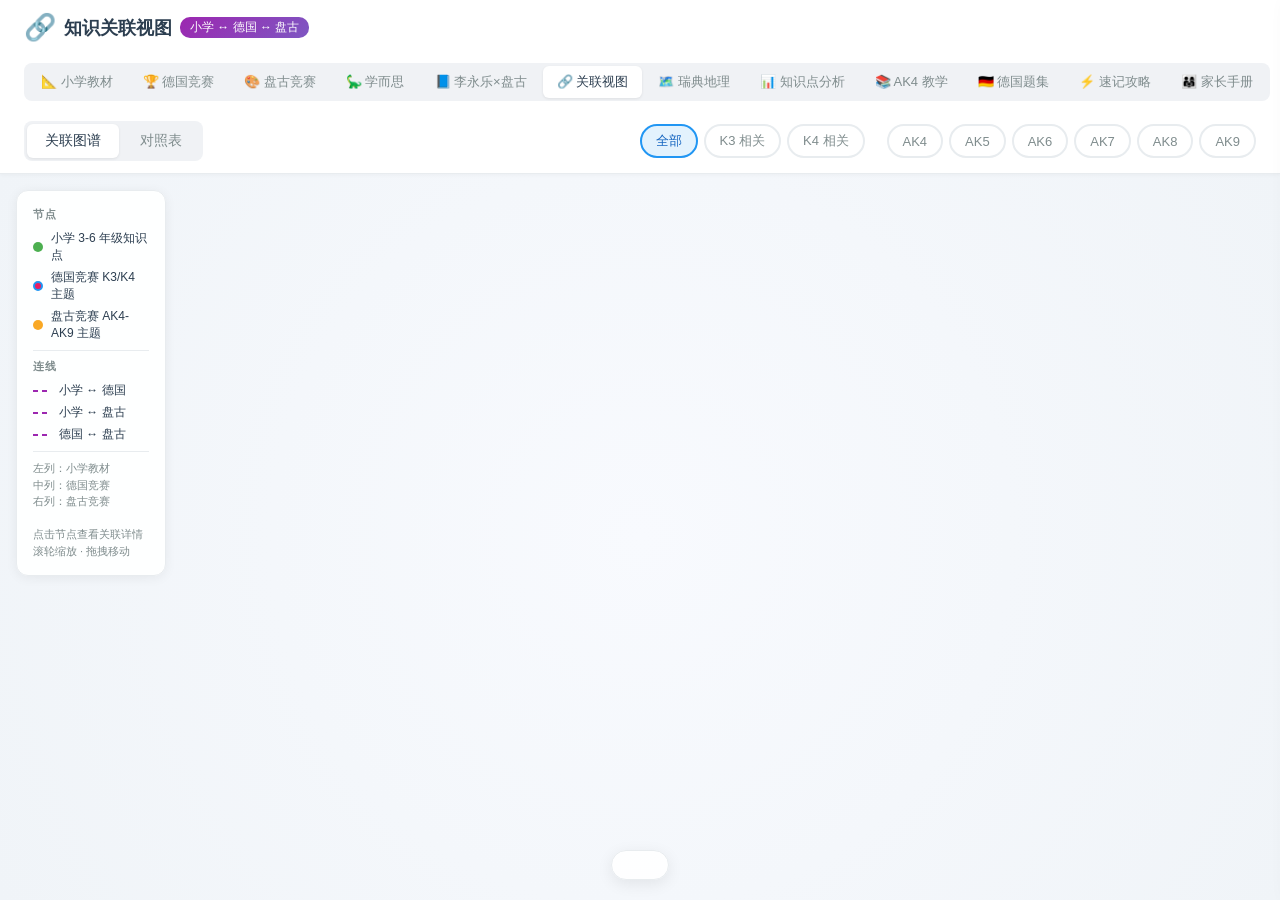
<file: bridge.html>
<!DOCTYPE html>
<html lang="zh-CN">
<head>
    <meta charset="UTF-8">
    <meta name="viewport" content="width=device-width, initial-scale=1.0">
    <title>知识关联视图 · 小学 ↔ 德国 ↔ 盘古</title>
    <script src="https://d3js.org/d3.v7.min.js"></script>
    <link rel="stylesheet" href="style.css">
</head>
<body>
    <div class="app-container">
        <!-- 顶部导航栏 -->
        <header class="header">
            <div class="logo">
                <span class="logo-icon">&#x1F517;</span>
                <h1>知识关联视图</h1>
                <span class="subtitle subtitle-bridge">小学 ↔ 德国 ↔ 盘古</span>
            </div>

            <!-- 图谱切换（四选） -->
            <div class="map-switch">
                <a class="map-switch-btn" href="index.html" title="小学教材知识图谱">
                    &#x1F4D0; 小学教材
                </a>
                <a class="map-switch-btn" href="german.html" title="德国竞赛知识图谱">
                    &#x1F3C6; 德国竞赛
                </a>
                <a class="map-switch-btn" href="pangu.html" title="盘古竞赛知识图谱（含中文翻译）">
                    &#x1F3A8; 盘古竞赛
                </a>
                <a class="map-switch-btn" href="xes.html" title="学而思秘籍 1-12 级 238 讲知识链">
                    &#x1F995; 学而思
                </a>
                <a class="map-switch-btn" href="li.html" title="盘古 AK4 知识点 ↔ 李永乐小学数学讲次，附讲解和练习">
                    &#x1F4D8; 李永乐×盘古
                </a>
                <span class="map-switch-btn active">
                    &#x1F517; 关联视图
                </span>
                <a class="map-switch-btn" href="sweden-provinces.html" title="瑞典 25 省份记忆地图">
                    &#x1F5FA;&#xFE0F; 瑞典地理
                </a>
                <a class="map-switch-btn" href="knowledge-points.html" title="盘古竞赛知识点深度分析">
                    &#x1F4CA; 知识点分析
                </a>
                <a class="map-switch-btn" href="ak4-knowledge-expand.html" title="AK4 知识点扩展教学 · 原创例题 + 完整解答">
                    &#x1F4DA; AK4 教学
                </a>
                <a class="map-switch-btn" href="german-pangu-ak34.html" title="德国盘古 AK3/4 71 题 · 中德双版带答案">
                    &#x1F1E9;&#x1F1EA; 德国题集
                </a>
                <a class="map-switch-btn" href="german-pangu-ak34-study.html" title="71 题速记攻略 · 25 核心技巧 + 识题信号">
                    &#x26A1; 速记攻略
                </a>
                <a class="map-switch-btn" href="ak4-parent-guide.html" title="家长辅导手册 · 可打印 A4 版">
                    &#x1F468;&#x200D;&#x1F469;&#x200D;&#x1F467; 家长手册
                </a>
            </div>

            <nav class="nav-tabs">
                <button class="tab-btn active" data-view="graph" onclick="switchView('graph')">关联图谱</button>
                <button class="tab-btn" data-view="table" onclick="switchView('table')">对照表</button>
            </nav>

            <div class="grade-filter">
                <button class="grade-btn active" data-grade="all" onclick="filterGrade('all')">全部</button>
                <button class="grade-btn" data-grade="k3" onclick="filterGrade('k3')">K3 相关</button>
                <button class="grade-btn" data-grade="k4" onclick="filterGrade('k4')">K4 相关</button>
                <span style="width:10px;display:inline-block"></span>
                <button class="grade-btn" data-grade="ak4" onclick="filterGrade('ak4')">AK4</button>
                <button class="grade-btn" data-grade="ak5" onclick="filterGrade('ak5')">AK5</button>
                <button class="grade-btn" data-grade="ak6" onclick="filterGrade('ak6')">AK6</button>
                <button class="grade-btn" data-grade="ak7" onclick="filterGrade('ak7')">AK7</button>
                <button class="grade-btn" data-grade="ak8" onclick="filterGrade('ak8')">AK8</button>
                <button class="grade-btn" data-grade="ak9" onclick="filterGrade('ak9')">AK9</button>
            </div>
        </header>

        <!-- 主内容区 -->
        <main class="main-content">
            <!-- 关联图谱视图 -->
            <div class="view-panel active" id="graph-view">
                <div class="graph-container">
                    <svg id="knowledge-graph"></svg>
                </div>
                <div class="graph-legend">
                    <h3>节点</h3>
                    <div class="legend-item"><span class="dot grade3"></span> 小学 3-6 年级知识点</div>
                    <div class="legend-item"><span class="dot bridge-german"></span> 德国竞赛 K3/K4 主题</div>
                    <div class="legend-item"><span class="dot" style="background:#F9A825"></span> 盘古竞赛 AK4-AK9 主题</div>
                    <hr>
                    <h3>连线</h3>
                    <div class="legend-item"><span class="line-cross"></span> 小学 ↔ 德国</div>
                    <div class="legend-item"><span class="line-cross" style="border-top-color:#F9A825"></span> 小学 ↔ 盘古</div>
                    <div class="legend-item"><span class="line-cross" style="border-top-color:#009688"></span> 德国 ↔ 盘古</div>
                    <hr>
                    <p class="legend-tip">
                        左列：小学教材<br>
                        中列：德国竞赛<br>
                        右列：盘古竞赛<br>
                        <br>
                        点击节点查看关联详情<br>
                        滚轮缩放 · 拖拽移动
                    </p>
                </div>
                <div class="bridge-stats" id="bridge-stats"></div>
            </div>

            <!-- 对照表视图 -->
            <div class="view-panel" id="table-view">
                <div class="table-container" id="correlation-table"></div>
            </div>
        </main>

        <!-- 详情面板 -->
        <div class="detail-overlay" id="detail-overlay" onclick="closeDetail()"></div>
        <aside class="detail-panel" id="detail-panel">
            <button class="close-btn" onclick="closeDetail()">&times;</button>
            <div class="detail-content" id="detail-content">
                <div class="empty-state">
                    <p>&#x1F449; 点击图谱中的节点查看关联</p>
                </div>
            </div>
        </aside>
    </div>

    <script src="data.js"></script>
    <script src="german-data.js"></script>
    <script src="pangu-data.js"></script>
    <script src="bridge-app.js"></script>
</body>
</html>
</file>
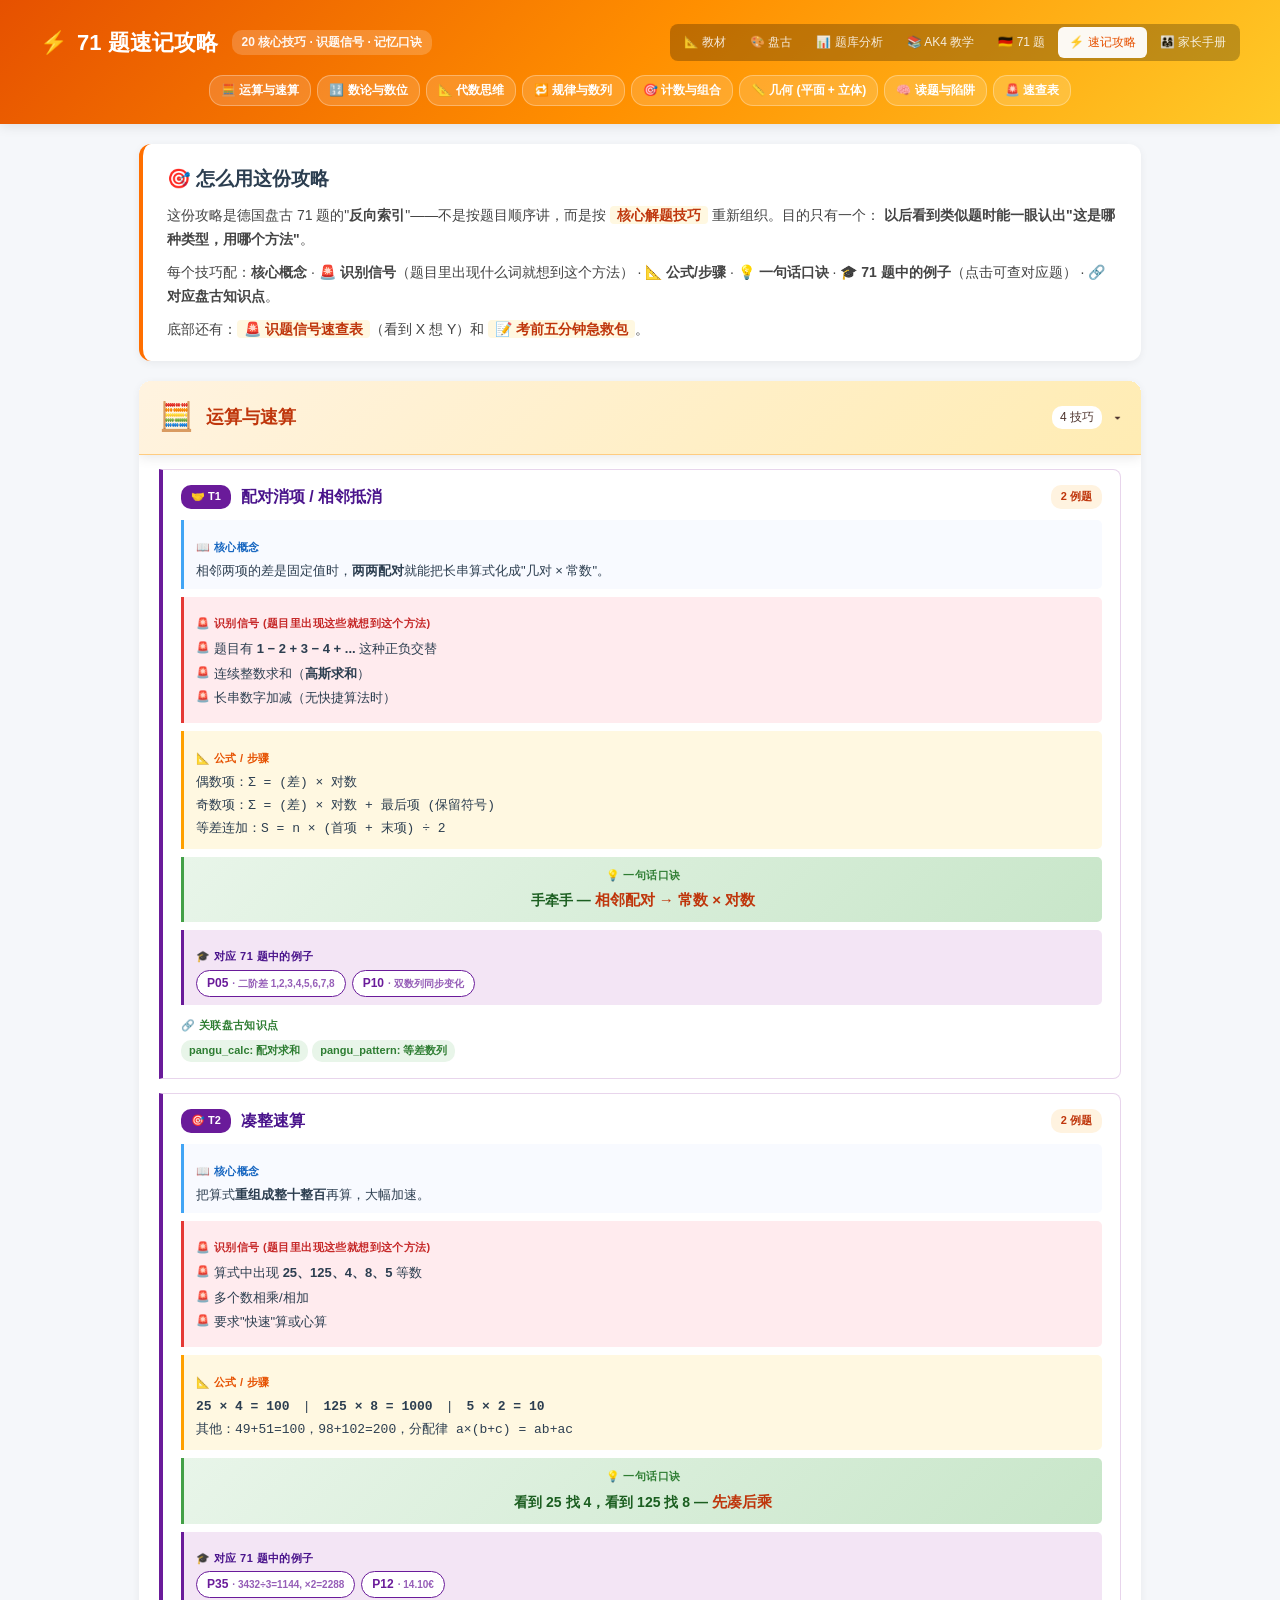
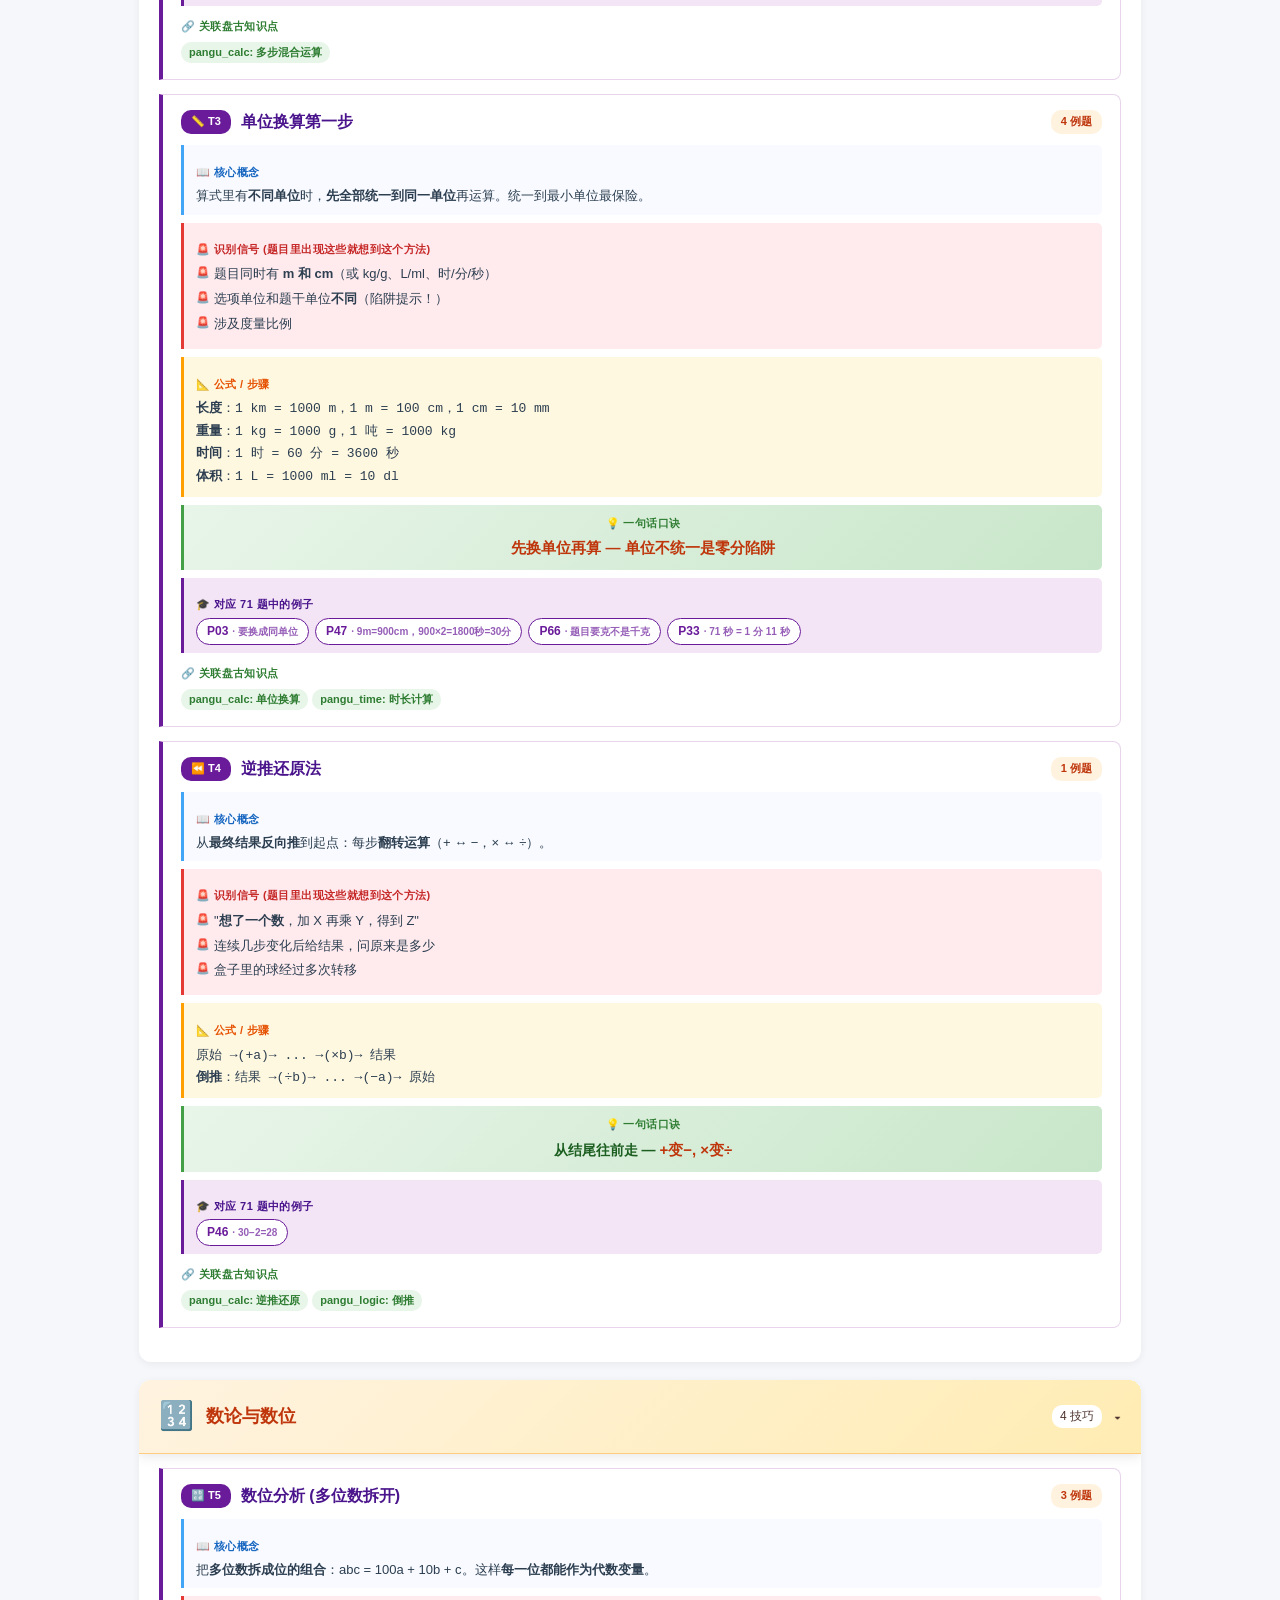
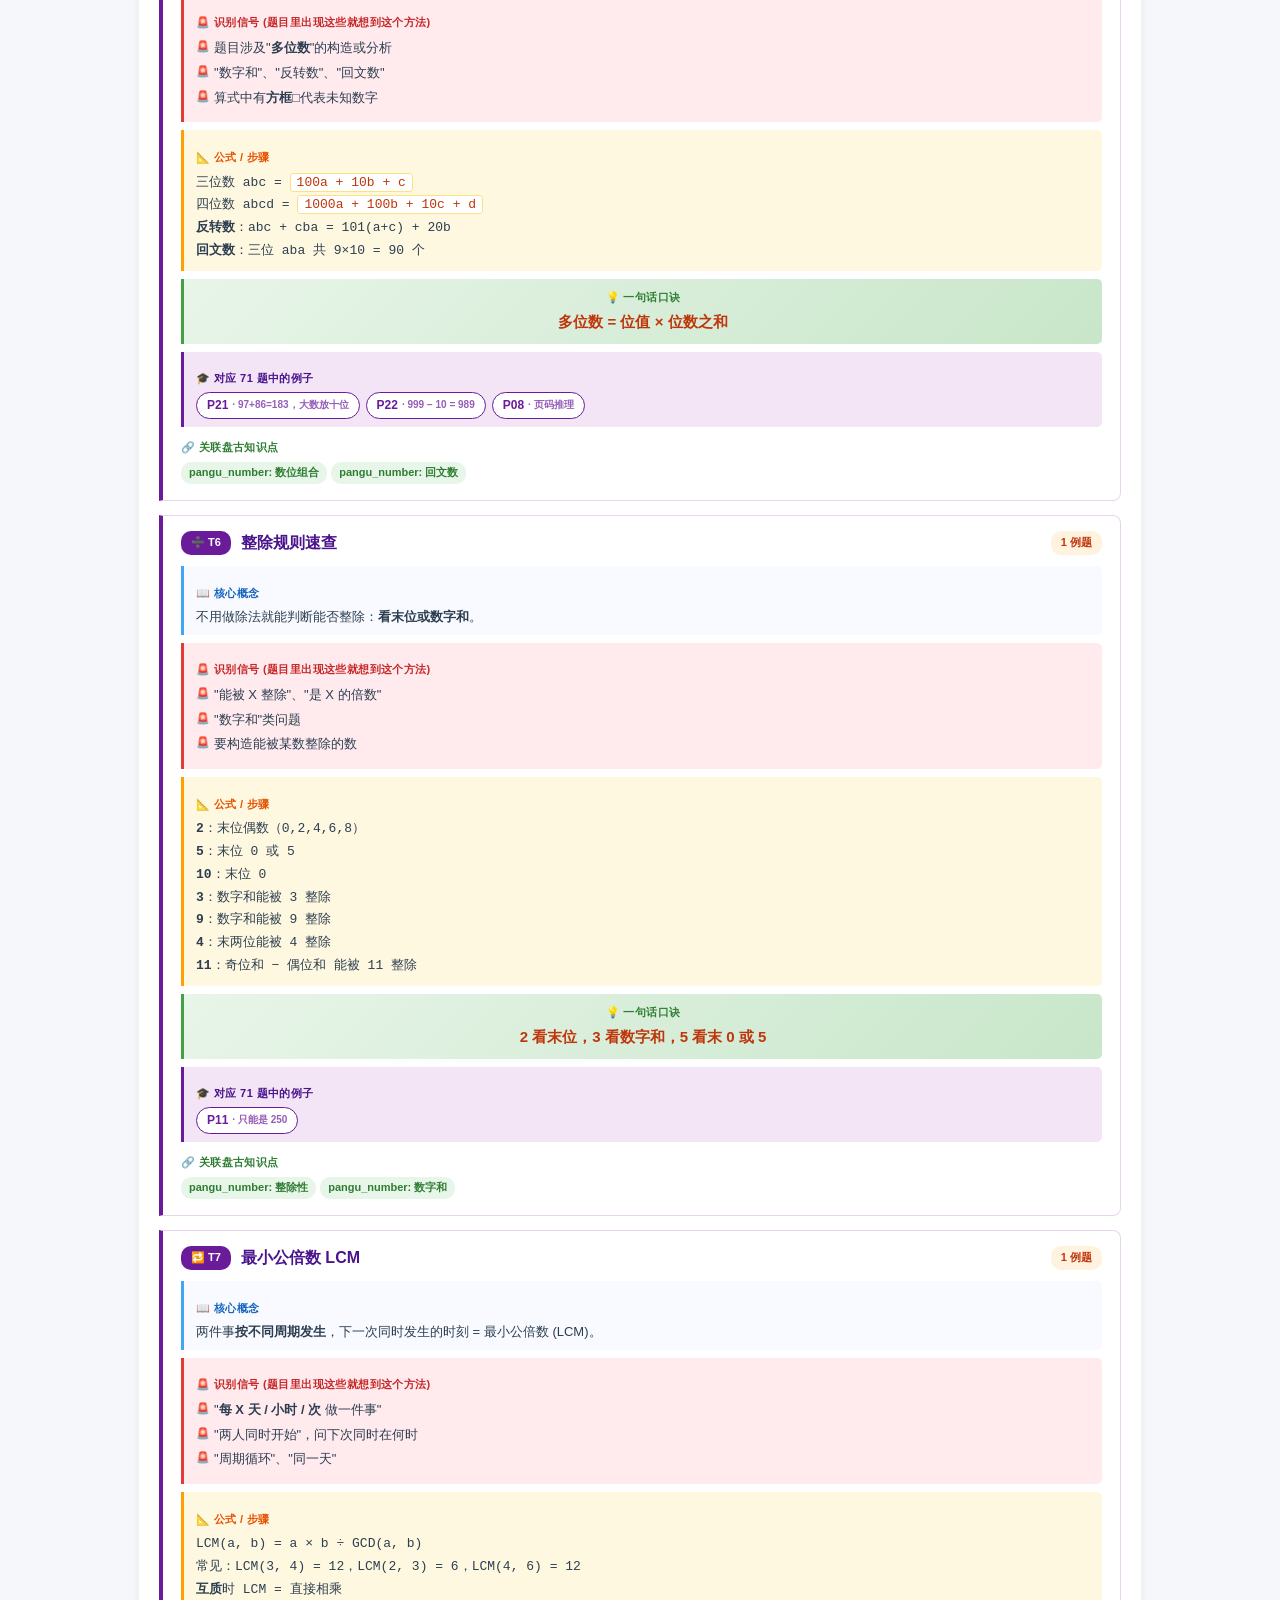
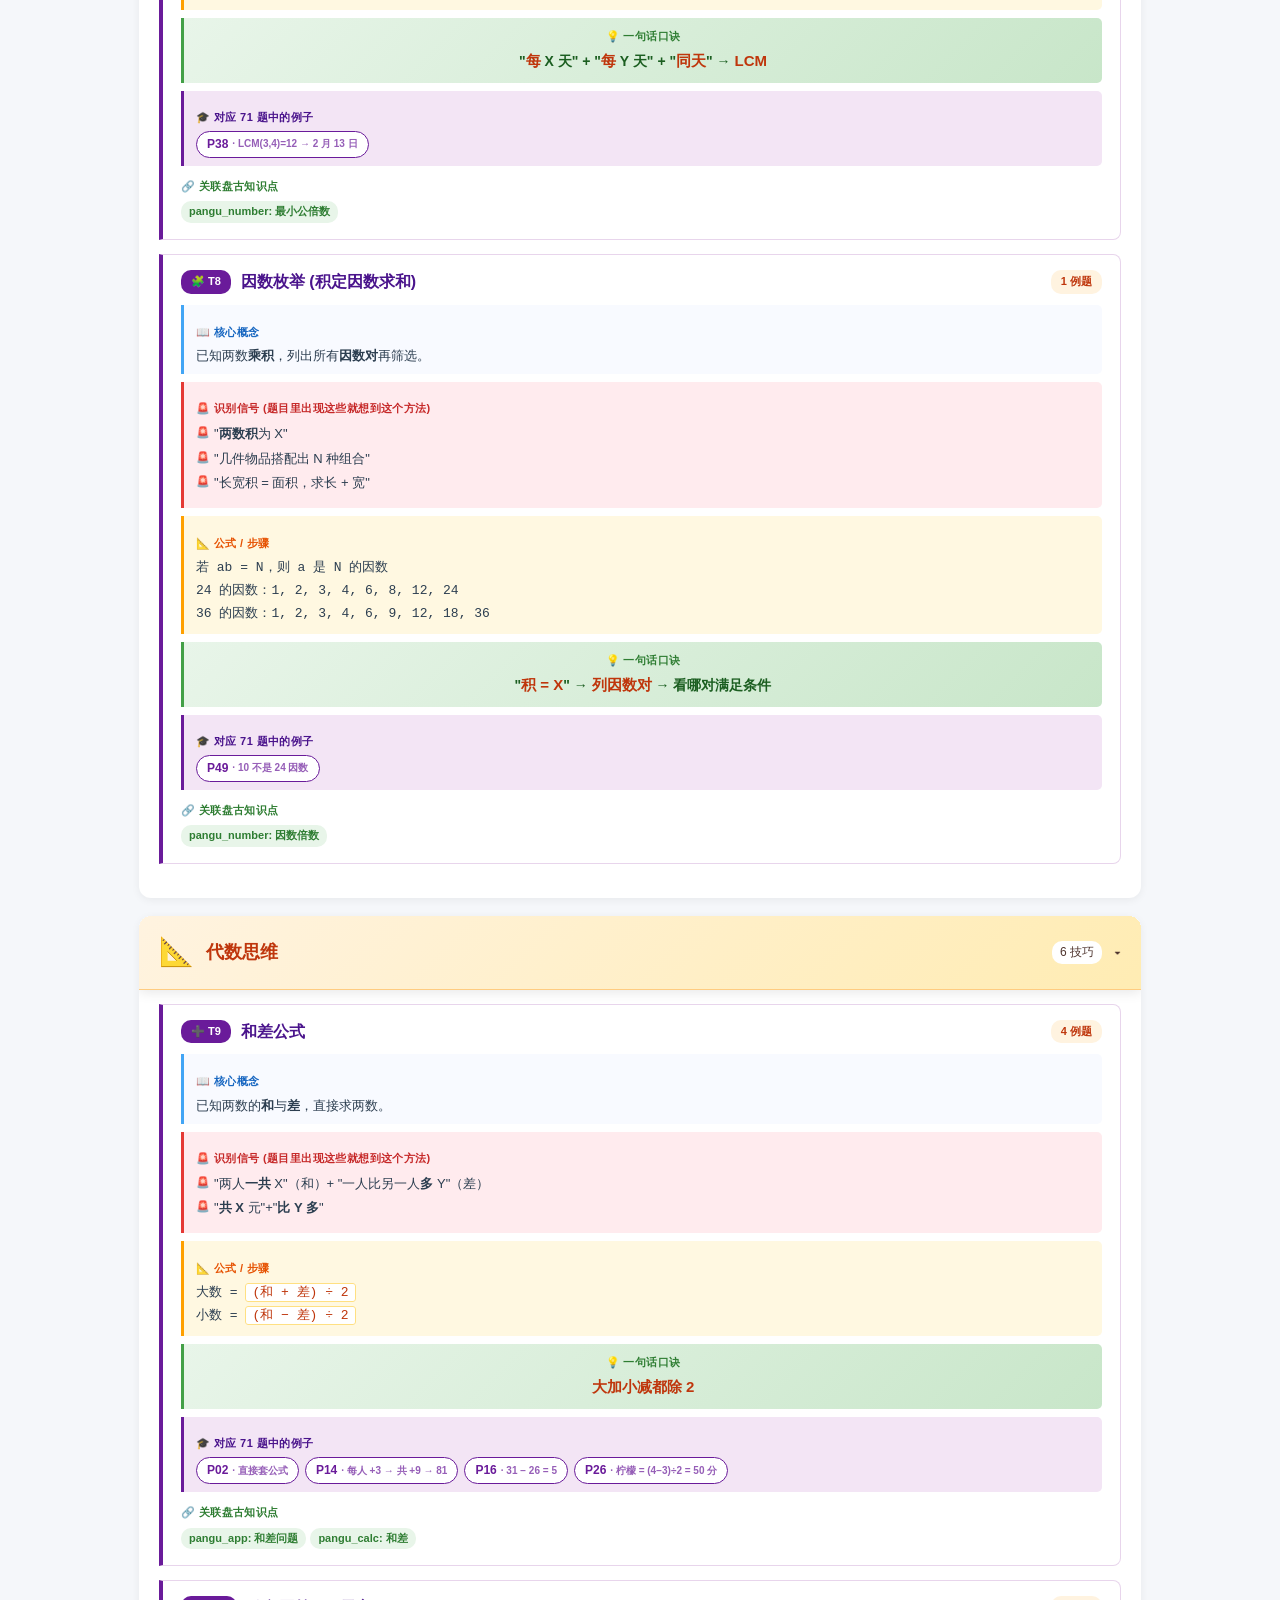
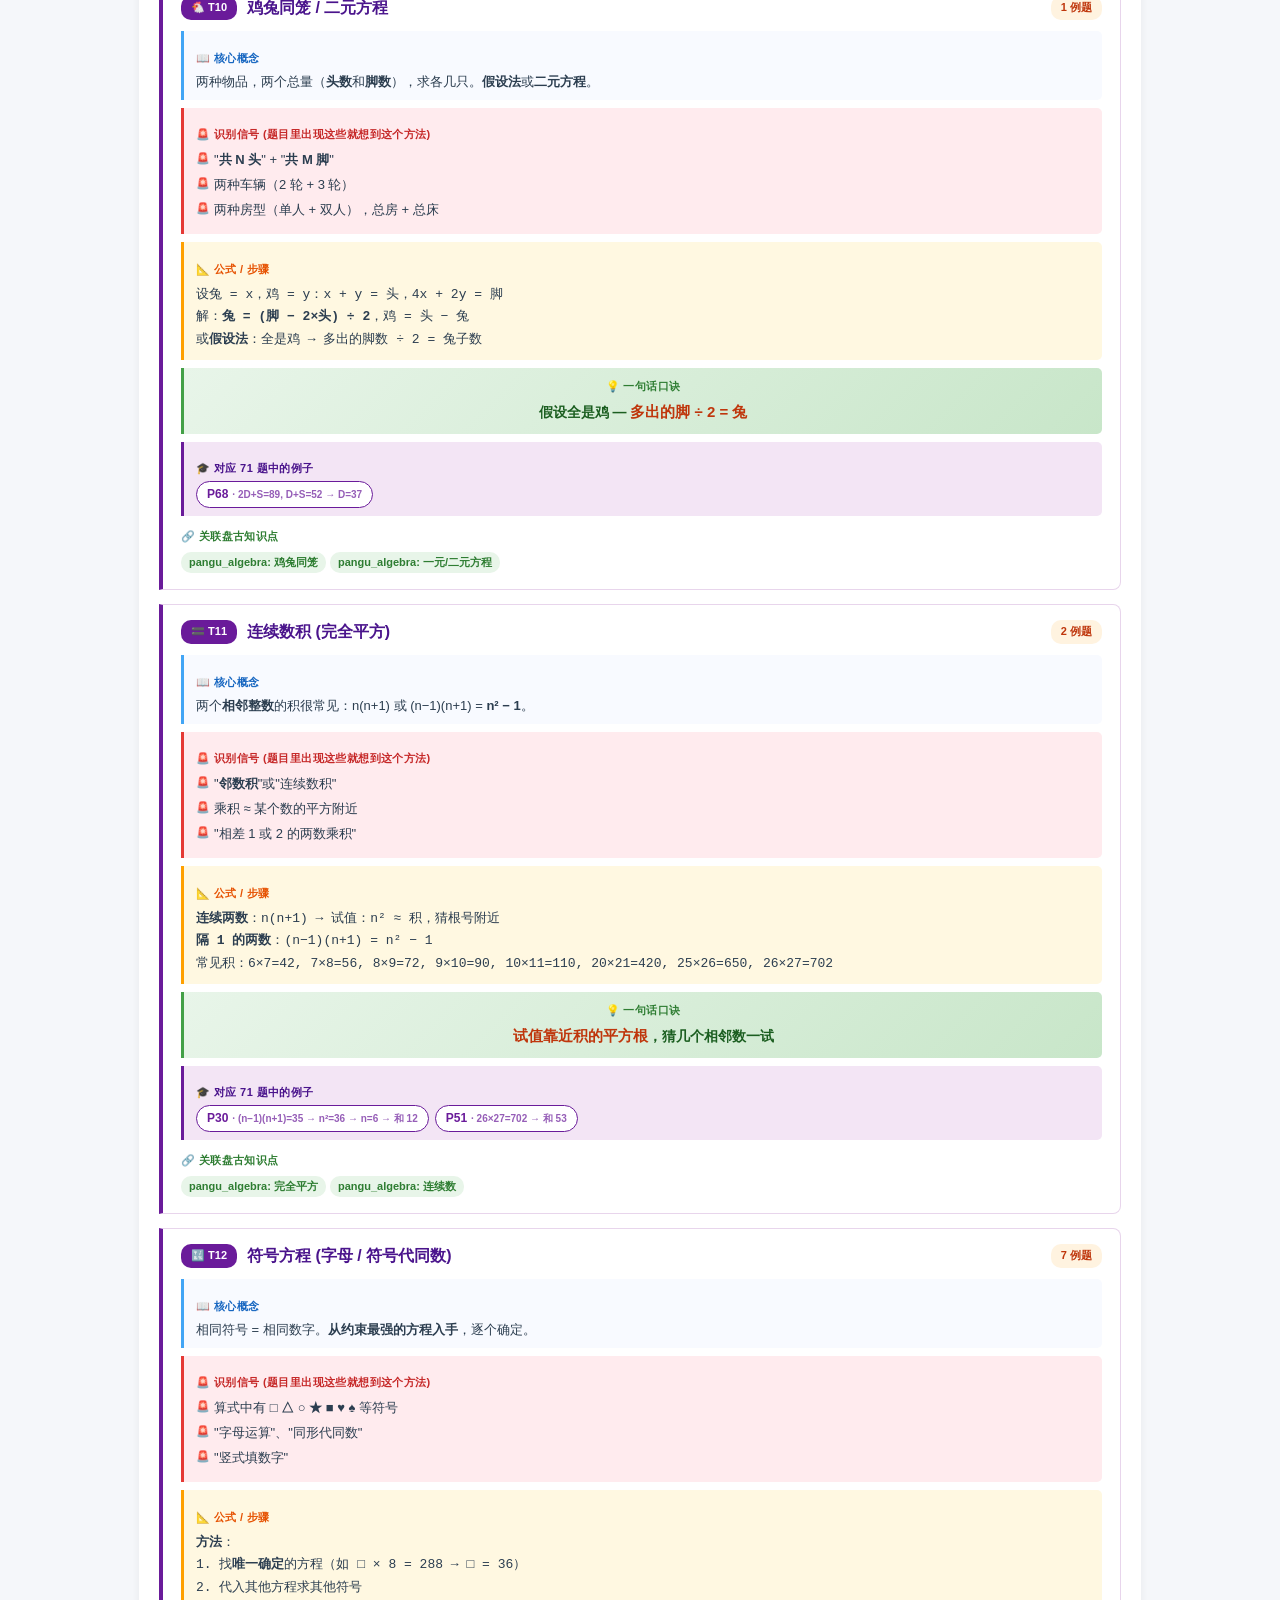
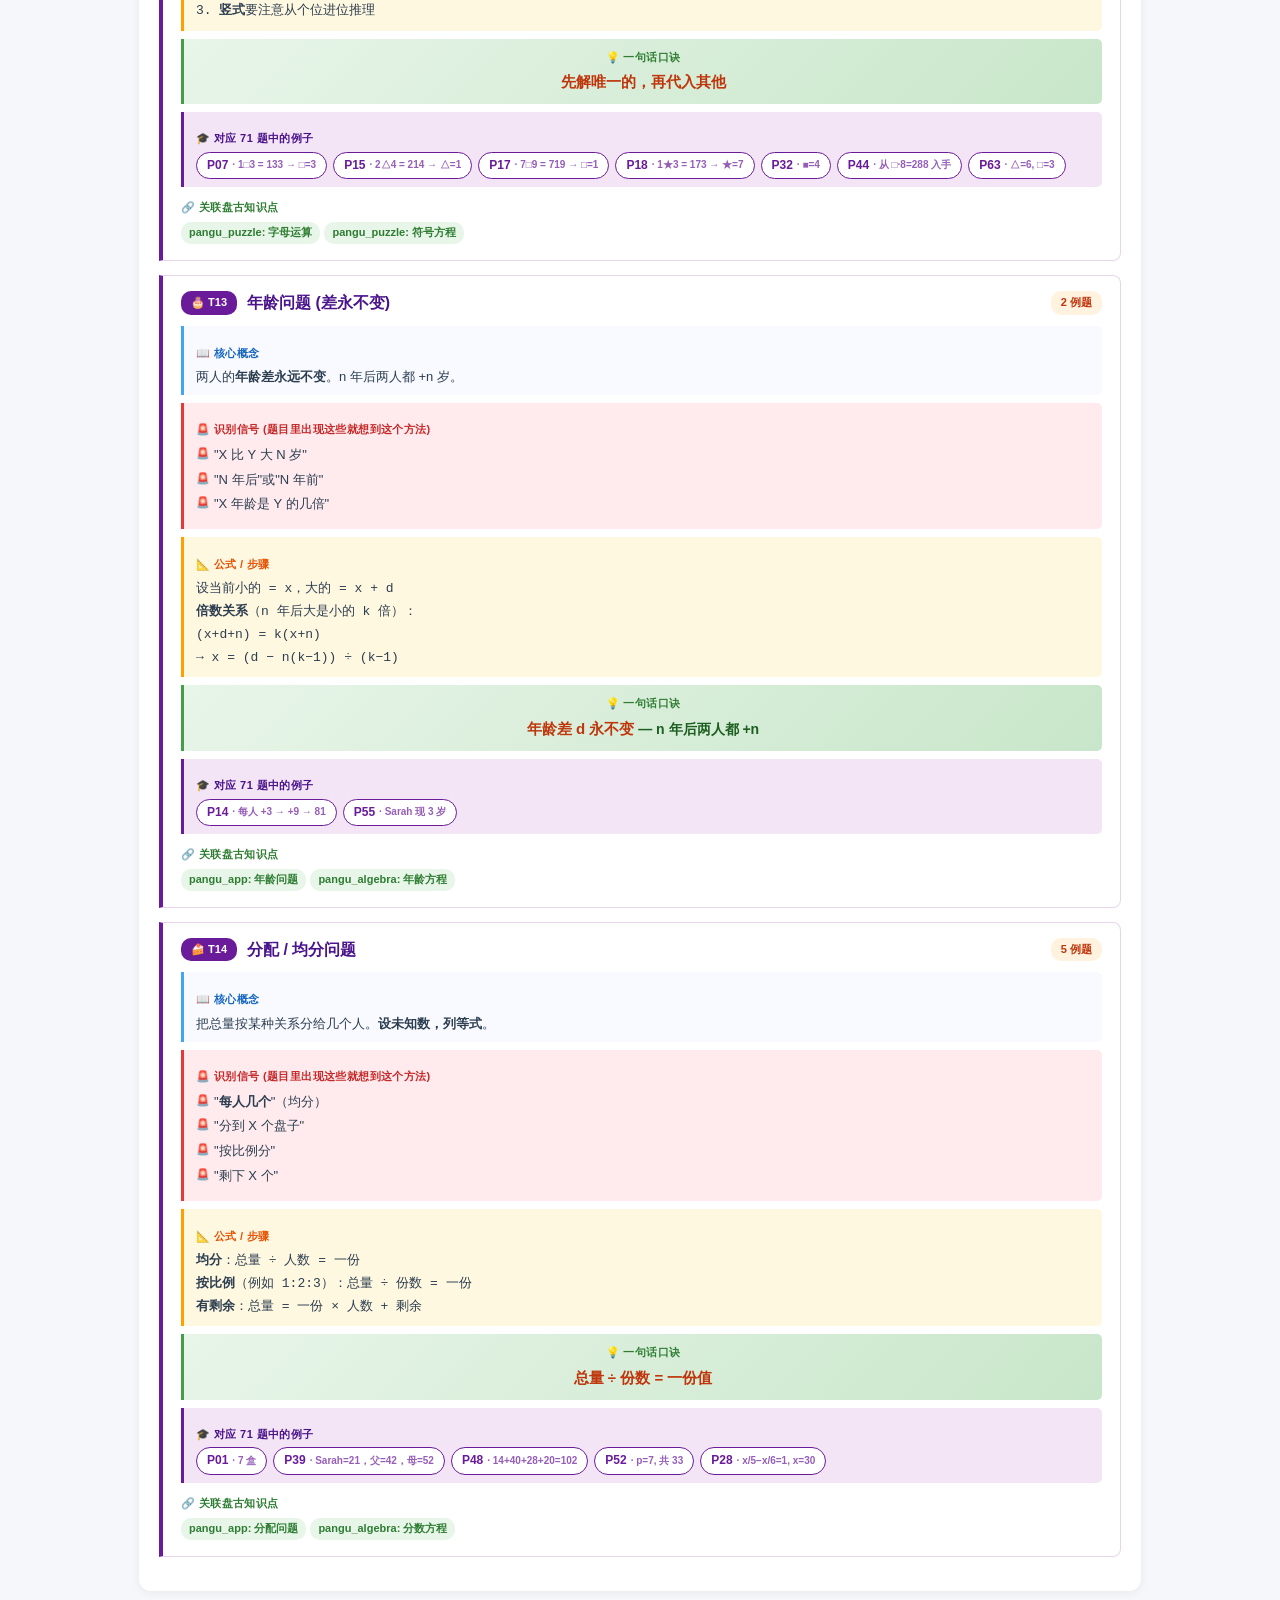
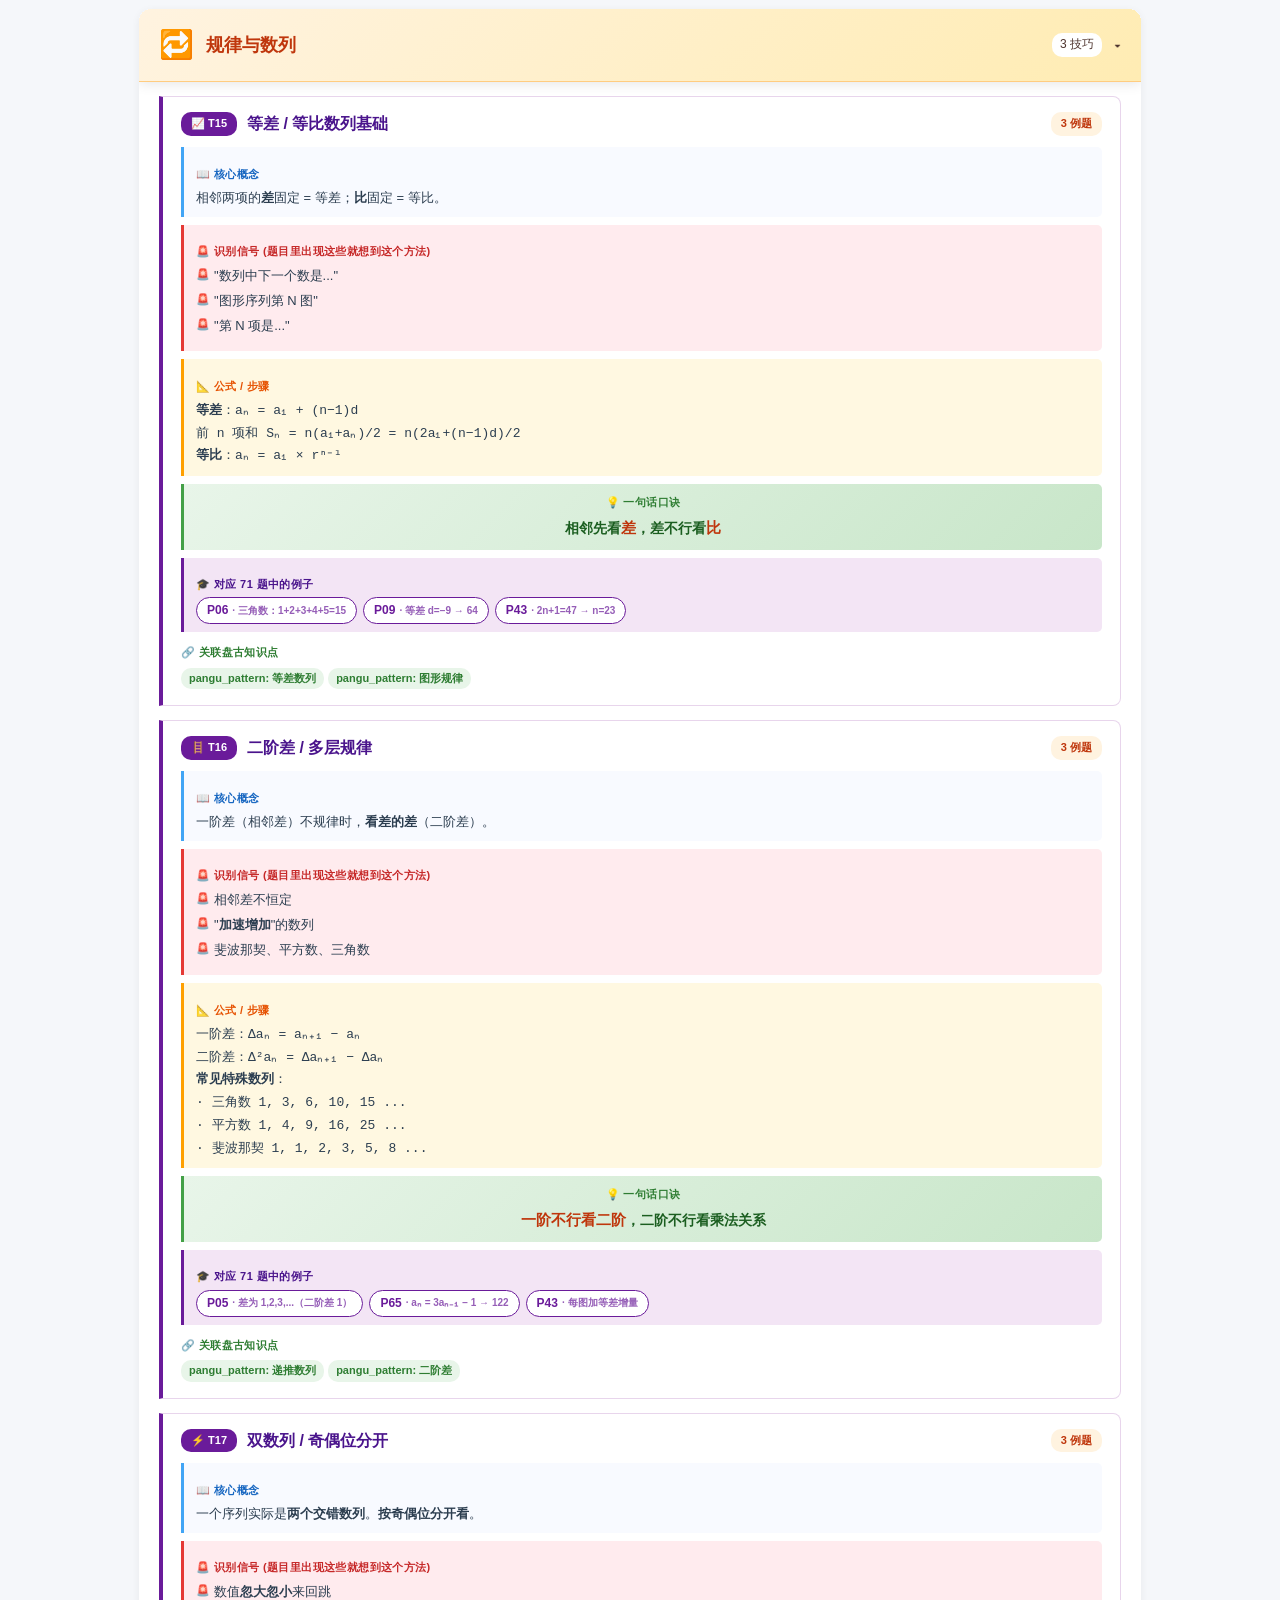
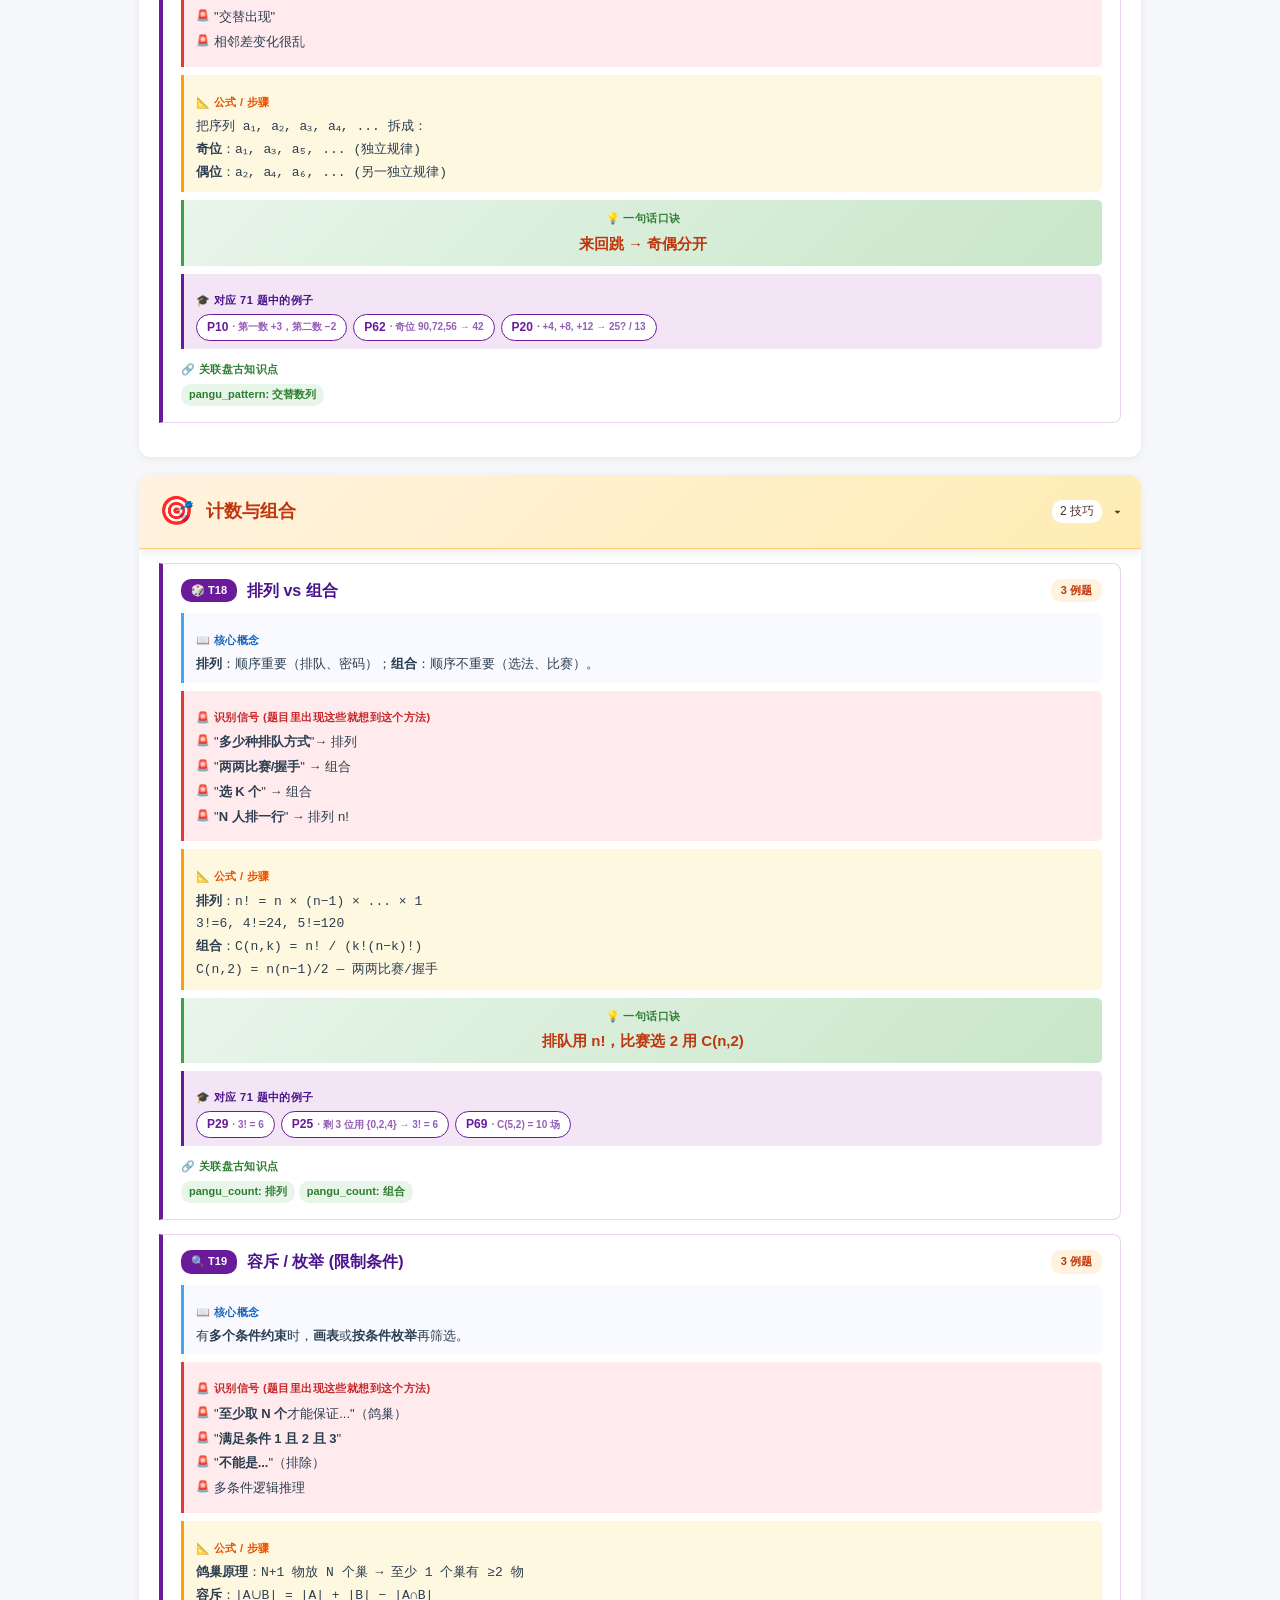
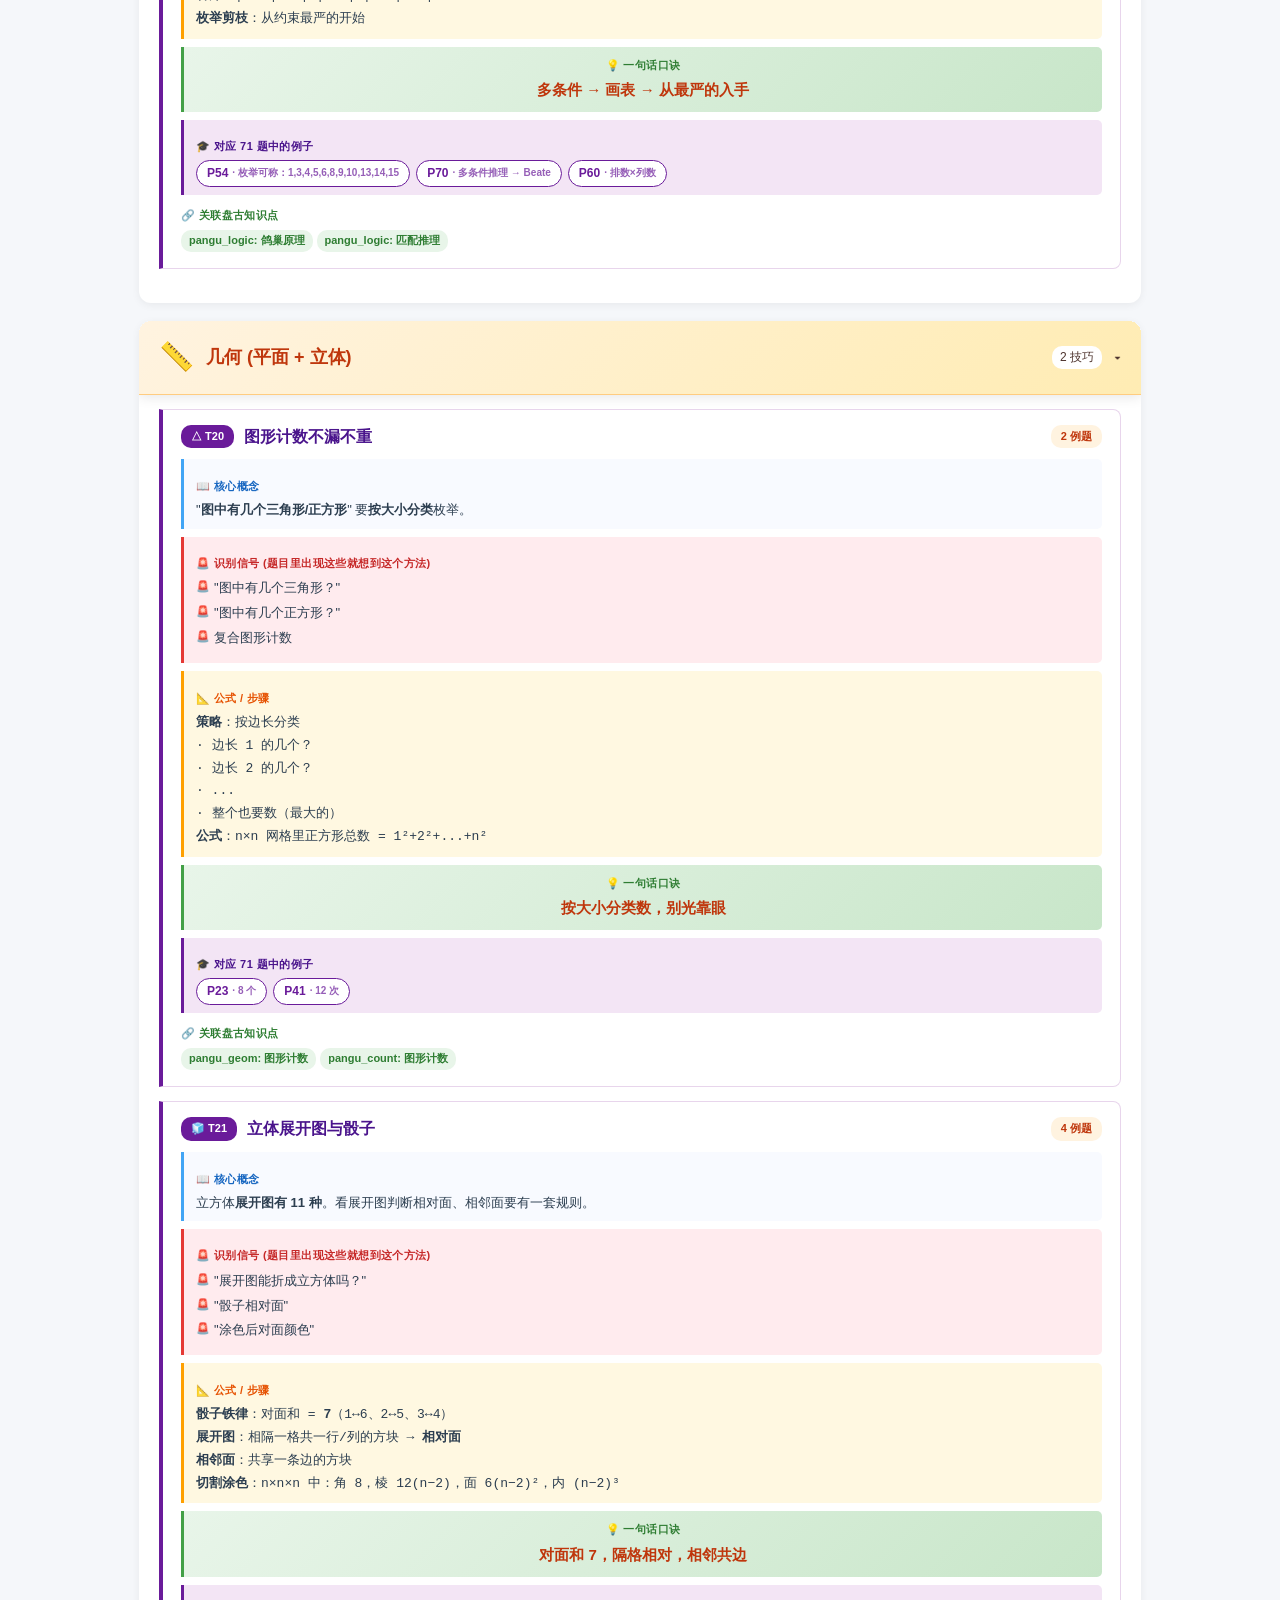
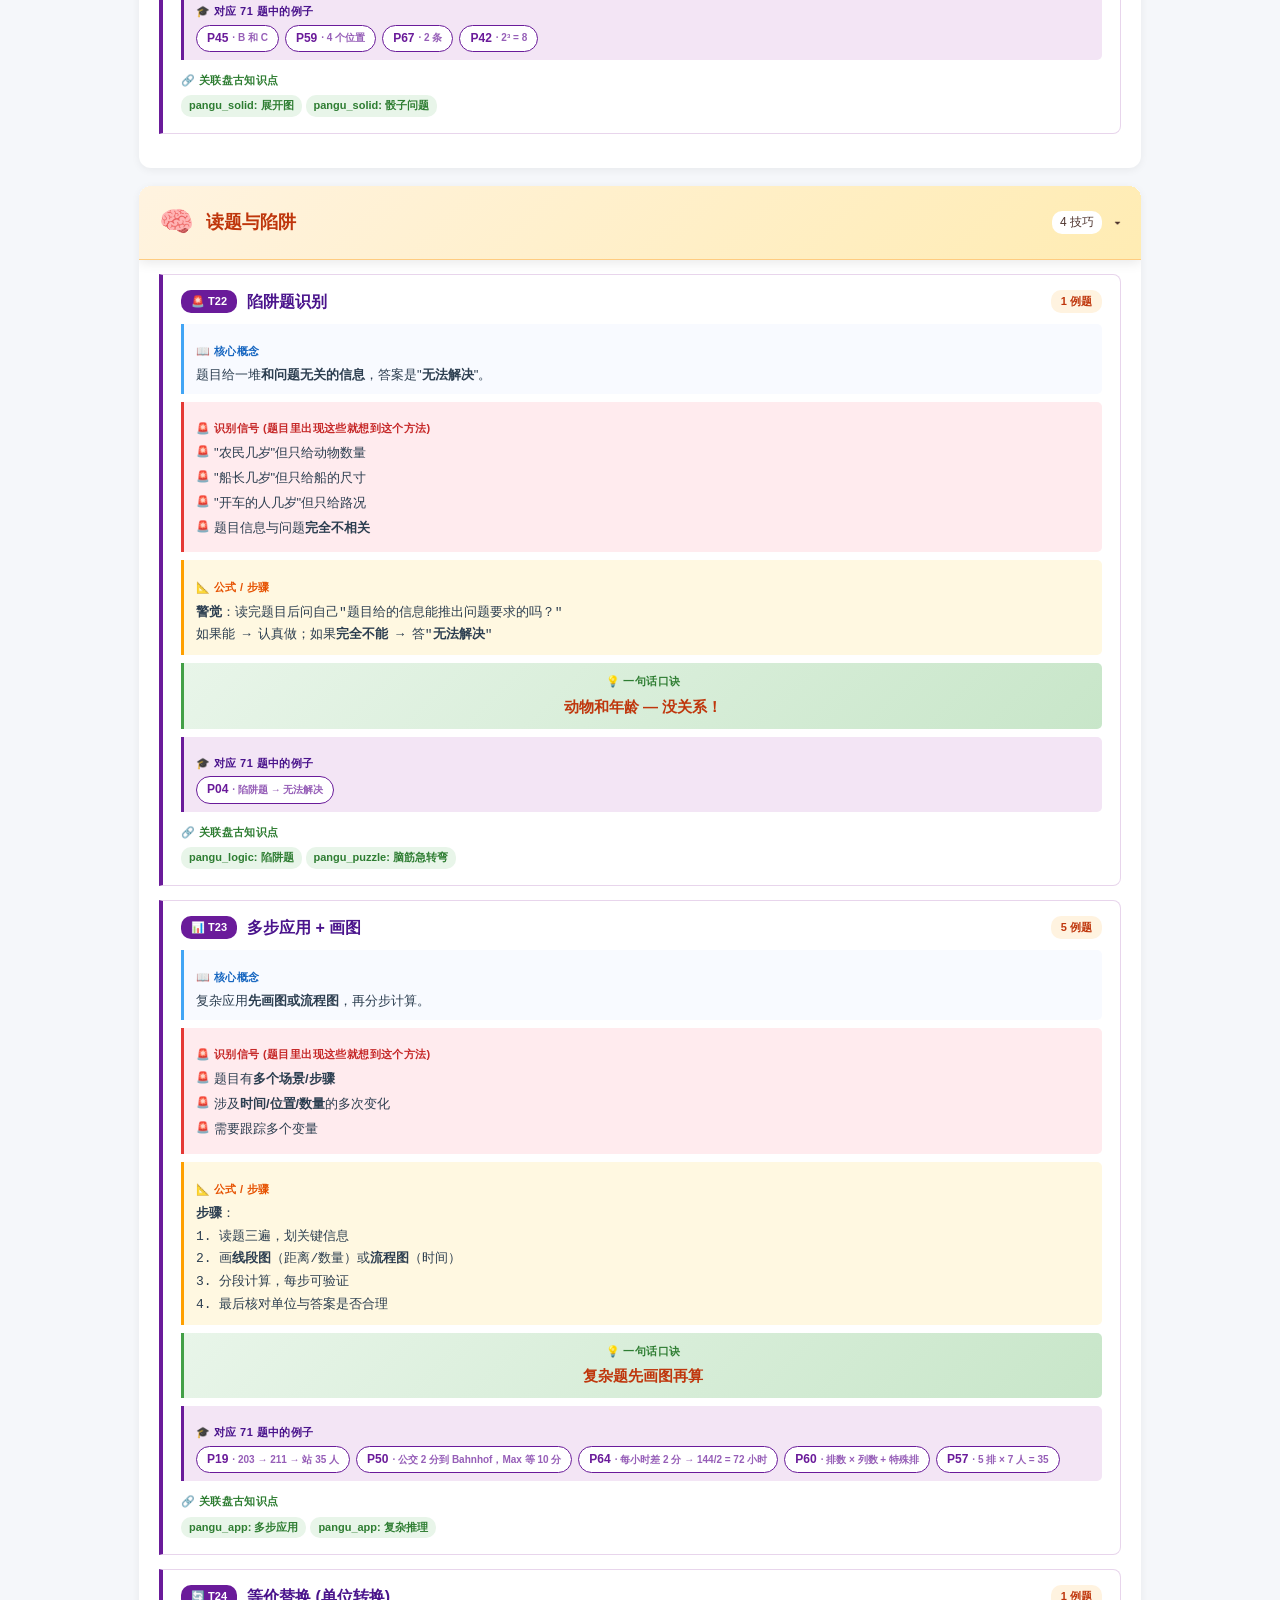
<file: german-pangu-ak34-study.html>
<!DOCTYPE html>
<html lang="zh-CN">
<head>
<meta charset="UTF-8">
<meta name="viewport" content="width=device-width, initial-scale=1.0">
<title>德国盘古 71 题 · 速记攻略</title>
<style>
* { box-sizing: border-box; margin: 0; padding: 0; }
:root {
    --bg: #f5f7fa;
    --card: #fff;
    --border: #e2e6ea;
    --text: #2c3e50;
    --muted: #7f8c8d;
    --accent: #FF6F00;   /* 攻略金黄色 */
    --accent-dark: #E65100;
    --purple: #6A1B9A;
    --shadow: 0 2px 8px rgba(0,0,0,.06);
}
html, body { height: 100%; }
body {
    font-family: -apple-system, BlinkMacSystemFont, 'Segoe UI', 'Microsoft YaHei', 'PingFang SC', sans-serif;
    background: var(--bg);
    color: var(--text);
    line-height: 1.6;
    font-size: 14px;
}

header {
    background: linear-gradient(135deg, #E65100, #FF8F00 50%, #FFCA28);
    color: #fff;
    padding: 24px 24px 18px;
    box-shadow: 0 2px 12px rgba(0,0,0,.1);
    position: sticky;
    top: 0;
    z-index: 100;
}
.hd-row {
    display: flex; align-items: center; gap: 14px; flex-wrap: wrap;
    max-width: 1200px; margin: 0 auto;
}
header h1 { font-size: 22px; display: flex; align-items: center; gap: 10px; margin: 0; }
header .sub {
    font-size: 12px;
    opacity: .95;
    padding: 3px 10px;
    background: rgba(255,255,255,.2);
    border-radius: 10px;
    font-weight: 600;
}
.map-switch {
    display: flex;
    background: rgba(0,0,0,.25);
    border-radius: 8px;
    padding: 3px;
    gap: 2px;
    margin-left: auto;
    flex-wrap: wrap;
}
.map-switch a, .map-switch span {
    padding: 6px 11px;
    border-radius: 6px;
    font-size: 12px;
    text-decoration: none;
    color: rgba(255,255,255,.85);
    font-weight: 500;
    white-space: nowrap;
}
.map-switch .active {
    background: rgba(255,255,255,.95);
    color: #E65100;
}

.toc {
    max-width: 1200px; margin: 14px auto 0;
    display: flex; gap: 6px; flex-wrap: wrap; justify-content: center;
}
.toc a {
    padding: 5px 11px;
    background: rgba(255,255,255,.15);
    border: 1px solid rgba(255,255,255,.3);
    border-radius: 14px;
    color: #fff;
    text-decoration: none;
    font-size: 12px;
    font-weight: 600;
}
.toc a:hover { background: rgba(255,255,255,.3); }

main { max-width: 1050px; margin: 0 auto; padding: 20px 24px 100px; }

/* INTRO */
.intro {
    background: #fff;
    border-radius: 12px;
    padding: 20px 24px;
    margin-bottom: 20px;
    box-shadow: var(--shadow);
    border-left: 4px solid var(--accent);
}
.intro h2 { font-size: 19px; margin-bottom: 8px; }
.intro p { font-size: 14px; line-height: 1.75; color: #444; }
.intro .highlight {
    background: #FFF8E1; padding: 1px 7px; border-radius: 4px;
    font-weight: 700; color: #BF360C;
}

/* CATEGORY (大类) */
.cat {
    background: #fff;
    border-radius: 12px;
    margin-bottom: 18px;
    overflow: hidden;
    box-shadow: var(--shadow);
    scroll-margin-top: 180px;
}
.cat-head {
    padding: 14px 20px;
    display: flex;
    align-items: center;
    gap: 12px;
    cursor: pointer;
    user-select: none;
    background: linear-gradient(135deg, #FFF3E0, #FFECB3);
    border-bottom: 1px solid #FFCC80;
}
.cat-head:hover { background: linear-gradient(135deg, #FFE0B2, #FFD54F); }
.cat-head .emoji { font-size: 28px; }
.cat-head .ti { font-size: 18px; font-weight: 700; flex: 1; color: #BF360C; }
.cat-head .meta { font-size: 12px; color: #4E342E; display: flex; gap: 8px; }
.cat-head .meta span { padding: 2px 8px; background: #fff; border-radius: 10px; }
.cat-head .caret { color: #4E342E; font-size: 14px; transition: transform .2s; }
.cat.closed .cat-head .caret { transform: rotate(-90deg); }

.cat-body { padding: 14px 20px 20px; }
.cat.closed .cat-body { display: none; }

/* TECHNIQUE */
.tec {
    background: #fff;
    border: 1px solid #e8d5ec;
    border-left: 4px solid var(--purple);
    padding: 14px 18px;
    border-radius: 0 8px 8px 0;
    margin-bottom: 14px;
    page-break-inside: avoid;
}
.tec-head {
    display: flex;
    align-items: center;
    gap: 10px;
    margin-bottom: 10px;
    flex-wrap: wrap;
}
.tec-badge {
    background: var(--purple);
    color: #fff;
    padding: 3px 10px;
    border-radius: 10px;
    font-size: 11px;
    font-weight: 700;
}
.tec-ti {
    font-size: 16px;
    font-weight: 700;
    flex: 1;
    color: #4A148C;
}
.tec-count {
    background: #FFF3E0;
    color: #BF360C;
    padding: 3px 10px;
    border-radius: 10px;
    font-size: 11px;
    font-weight: 700;
}

.sect-title {
    font-size: 11px;
    font-weight: 700;
    text-transform: uppercase;
    letter-spacing: .4px;
    margin: 10px 0 4px;
}

.concept-box {
    background: #f8faff;
    border-left: 3px solid #42A5F5;
    padding: 8px 12px;
    border-radius: 0 5px 5px 0;
    font-size: 13px;
    line-height: 1.65;
    margin-bottom: 8px;
}
.concept-box .sect-title { color: #1565C0; }

.signal-box {
    background: #FFEBEE;
    border-left: 3px solid #E53935;
    padding: 8px 12px;
    border-radius: 0 5px 5px 0;
    margin-bottom: 8px;
}
.signal-box .sect-title { color: #C62828; }
.signal-box ul { list-style: none; padding: 0; margin: 4px 0; }
.signal-box li {
    font-size: 13px;
    padding: 2px 0;
    position: relative;
    padding-left: 18px;
}
.signal-box li::before {
    content: '🚨';
    position: absolute;
    left: 0;
    font-size: 11px;
}

.formula-box {
    background: #FFF8E1;
    border-left: 3px solid #FFA000;
    padding: 8px 12px;
    border-radius: 0 5px 5px 0;
    font-family: 'SF Mono', Consolas, monospace;
    font-size: 13px;
    line-height: 1.75;
    margin-bottom: 8px;
}
.formula-box .sect-title {
    color: #E65100;
    font-family: -apple-system, BlinkMacSystemFont, 'Segoe UI', 'Microsoft YaHei', sans-serif;
}
.formula-box code {
    background: #fff;
    padding: 1px 6px;
    border-radius: 3px;
    color: #BF360C;
    border: 1px solid #FFE082;
}

.mnemonic-box {
    background: linear-gradient(135deg, #E8F5E9, #C8E6C9);
    border-left: 3px solid #43A047;
    padding: 10px 12px;
    border-radius: 0 5px 5px 0;
    font-size: 14px;
    font-weight: 600;
    color: #1B5E20;
    margin-bottom: 8px;
    text-align: center;
}
.mnemonic-box .m-label {
    display: block;
    font-size: 11px;
    text-transform: uppercase;
    letter-spacing: .4px;
    color: #2E7D32;
    margin-bottom: 4px;
}
.mnemonic-box b { color: #BF360C; font-size: 15px; }

.examples-box {
    background: #f3e5f5;
    border-left: 3px solid var(--purple);
    padding: 8px 12px;
    border-radius: 0 5px 5px 0;
    margin-bottom: 8px;
}
.examples-box .sect-title { color: #4A148C; }
.ex-chips {
    display: flex;
    gap: 6px;
    flex-wrap: wrap;
    margin-top: 4px;
}
.ex-chip {
    display: inline-flex;
    align-items: center;
    gap: 4px;
    padding: 3px 10px;
    background: #fff;
    border: 1.5px solid var(--purple);
    color: var(--purple);
    border-radius: 14px;
    font-size: 12px;
    font-weight: 600;
    text-decoration: none;
    cursor: pointer;
}
.ex-chip:hover { background: var(--purple); color: #fff; }
.ex-chip .points { font-size: 10px; opacity: .7; }

.worked-box {
    background: #E3F2FD;
    border: 1px dashed #42A5F5;
    padding: 10px 14px;
    border-radius: 6px;
    margin-top: 8px;
}
.worked-box .ti { font-size: 12px; color: #0D47A1; font-weight: 700; margin-bottom: 4px; }
.worked-box .q { font-size: 13px; line-height: 1.65; color: #333; margin-bottom: 6px; }
.worked-box .q b { color: #0D47A1; }
.worked-box .step { font-size: 12px; color: #555; margin-left: 10px; }
.worked-box .step b { color: #BF360C; }

.pangu-tag {
    display: inline-block;
    padding: 2px 8px;
    background: #E8F5E9;
    color: #2E7D32;
    border-radius: 10px;
    font-size: 11px;
    font-weight: 600;
    margin: 2px 4px 2px 0;
}

/* SIGNAL TABLE */
.signal-table {
    background: #fff;
    border-radius: 12px;
    overflow: hidden;
    box-shadow: var(--shadow);
    margin-bottom: 20px;
}
.signal-table h2 {
    background: linear-gradient(135deg, #FFF3E0, #FFECB3);
    padding: 14px 20px;
    font-size: 17px;
    color: #BF360C;
    border-bottom: 1px solid #FFCC80;
}
.signal-table .intro-text {
    padding: 12px 20px 6px;
    font-size: 13px;
    color: #666;
}
.signal-table table {
    width: 100%;
    border-collapse: collapse;
}
.signal-table th {
    background: #fafafa;
    padding: 8px 12px;
    text-align: left;
    font-size: 12px;
    color: #666;
    border-bottom: 1px solid var(--border);
    font-weight: 700;
    text-transform: uppercase;
    letter-spacing: .3px;
}
.signal-table td {
    padding: 8px 12px;
    font-size: 13px;
    border-bottom: 1px solid #f0f0f0;
    vertical-align: top;
}
.signal-table td.cue { color: #C62828; font-weight: 600; }
.signal-table td.tech { color: #1B5E20; font-weight: 600; }
.signal-table tr:hover td { background: #fffde7; }

/* SURVIVAL KIT */
.survival {
    background: linear-gradient(135deg, #FFCDD2, #F8BBD0);
    border-radius: 12px;
    padding: 20px 24px;
    margin-bottom: 20px;
    border: 2px solid #E57373;
}
.survival h2 { color: #B71C1C; font-size: 17px; margin-bottom: 10px; }
.survival ol { padding-left: 22px; }
.survival li {
    font-size: 13px;
    line-height: 1.8;
    color: #4E342E;
    margin-bottom: 6px;
}
.survival b { color: #B71C1C; }

@media print {
    @page { size: A4 portrait; margin: 12mm; }
    html, body { height: auto !important; overflow: visible !important; background: #fff !important; font-size: 10pt !important; }
    header { position: static !important; background: #fff !important; color: #000 !important; padding: 0 0 10px 0 !important; box-shadow: none !important; border-bottom: 2px solid #333 !important; }
    header h1 { color: #000 !important; font-size: 14pt !important; }
    header .sub { background: #eee !important; color: #000 !important; }
    .map-switch, .toc { display: none !important; }
    main { padding: 0 !important; max-width: 100% !important; }
    .cat, .tec, .worked-box, .signal-table, .survival { page-break-inside: avoid; box-shadow: none !important; }
    .cat.closed .cat-body { display: block !important; }
}
</style>
</head>
<body>

<header>
    <div class="hd-row">
        <h1><span>⚡</span> 71 题速记攻略</h1>
        <span class="sub">20 核心技巧 · 识题信号 · 记忆口诀</span>
        <div class="map-switch">
            <a href="index.html">📐 教材</a>
            <a href="pangu.html">🎨 盘古</a>
            <a href="knowledge-points.html">📊 题库分析</a>
            <a href="ak4-knowledge-expand.html">📚 AK4 教学</a>
            <a href="german-pangu-ak34.html">🇩🇪 71 题</a>
            <span class="active">⚡ 速记攻略</span>
            <a href="ak4-parent-guide.html">👨‍👩‍👧 家长手册</a>
        </div>
    </div>
    <nav class="toc" id="toc"></nav>
</header>

<main>

<div class="intro">
    <h2>🎯 怎么用这份攻略</h2>
    <p>
        这份攻略是德国盘古 71 题的"<b>反向索引</b>"——不是按题目顺序讲，而是按
        <span class="highlight">核心解题技巧</span> 重新组织。目的只有一个：
        <b>以后看到类似题时能一眼认出"这是哪种类型，用哪个方法"</b>。
    </p>
    <p style="margin-top:8px">
        每个技巧配：<b>核心概念</b> · <b>🚨 识别信号</b>（题目里出现什么词就想到这个方法）
        · <b>📐 公式/步骤</b> · <b>💡 一句话口诀</b> · <b>🎓 71 题中的例子</b>（点击可查对应题）
        · <b>🔗 对应盘古知识点</b>。
    </p>
    <p style="margin-top:8px">
        底部还有：<span class="highlight">🚨 识题信号速查表</span>（看到 X 想 Y）和
        <span class="highlight">📝 考前五分钟急救包</span>。
    </p>
</div>

<div id="content"></div>

<div class="signal-table" id="signals-ref">
    <h2>🚨 识题信号速查表</h2>
    <p class="intro-text">看到左侧的词或模式，立刻想到右侧的技巧。</p>
    <table>
        <thead><tr><th>看到这个 ...</th><th>就想到 ...</th><th>例子</th></tr></thead>
        <tbody id="signals-tbody"></tbody>
    </table>
</div>

<div class="survival">
    <h2>📝 考前 5 分钟急救包</h2>
    <ol>
        <li><b>动物陷阱题</b>：问"XX 几岁"但只给动物数量 → <b>答"无法解决"</b></li>
        <li><b>九九乘法</b>要秒答，看到 25×4 / 125×8 本能地凑成 100/1000</li>
        <li><b>单位换算</b>必须统一才运算（1 米 = 100 cm，1 kg = 1000 g，1 小时 = 60 分 = 3600 秒）</li>
        <li><b>最大/最小数</b>：大数字放高位（最大）或低位（最小），0 不能当首位</li>
        <li><b>和差公式</b>：大 = (和+差)÷2，小 = (和−差)÷2</li>
        <li><b>连续数积</b>：n(n+1) 或 (n−1)(n+1) = n²−1，用<b>试值</b>或开平方</li>
        <li><b>公倍数</b>：几件事同时发生 → 求 LCM</li>
        <li><b>骰子</b>：对面和 = <b>7</b>（1↔6、2↔5、3↔4）</li>
        <li><b>展开图</b>：隔一格的两个方块是相对面</li>
        <li><b>排列</b>：n 个人排一排 = <b>n!</b>（3! = 6, 4! = 24, 5! = 120）</li>
        <li><b>组合</b>：两两比赛/握手 = <b>C(n,2) = n(n−1)÷2</b></li>
        <li><b>星期几</b>：n 天后 = (起点 + n) <b>mod 7</b></li>
        <li><b>年龄差</b>永远不变！倍数变化问题常用这个</li>
        <li><b>倒推法</b>：从结果反推初始，+/− 翻转，×/÷ 翻转</li>
        <li><b>画图</b>：复杂应用先画线段图/状态图，别光靠脑想</li>
    </ol>
</div>

</main>

<script>
// ============== 20 核心解题技巧 ==============
const TECHNIQUES = [

// ===== 🧮 运算与速算 =====
{
    cat: '运算与速算', emoji: '🧮', slug: 'c-calc',
    items: [
        {
            id: 't1', name: '配对消项 / 相邻抵消', emoji: '🤝',
            concept: '相邻两项的差是固定值时，<b>两两配对</b>就能把长串算式化成"几对 × 常数"。',
            signals: [
                '题目有 <b>1 − 2 + 3 − 4 + ...</b> 这种正负交替',
                '连续整数求和（<b>高斯求和</b>）',
                '长串数字加减（无快捷算法时）'
            ],
            formula: '偶数项：Σ = (差) × 对数<br>奇数项：Σ = (差) × 对数 + 最后项 (保留符号)<br>等差连加：S = n × (首项 + 末项) ÷ 2',
            mnemonic: '手牵手 — <b>相邻配对 → 常数 × 对数</b>',
            examples: [
                { id: 'P05', q: '1, 2, 4, 7, ?, 16, 22, 29, 37', note: '二阶差 1,2,3,4,5,6,7,8' },
                { id: 'P10', q: '11+19=30, 14+17=31, ... 下一行？', note: '双数列同步变化' }
            ],
            panguKPs: ['pangu_calc: 配对求和', 'pangu_pattern: 等差数列']
        },
        {
            id: 't2', name: '凑整速算', emoji: '🎯',
            concept: '把算式<b>重组成整十整百</b>再算，大幅加速。',
            signals: [
                '算式中出现 <b>25、125、4、8、5</b> 等数',
                '多个数相乘/相加',
                '要求"快速"算或心算'
            ],
            formula: '<b>25 × 4 = 100</b>　|　<b>125 × 8 = 1000</b>　|　<b>5 × 2 = 10</b><br>其他：49+51=100，98+102=200，分配律 a×(b+c) = ab+ac',
            mnemonic: '看到 25 找 4，看到 125 找 8 — <b>先凑后乘</b>',
            examples: [
                { id: 'P35', q: '(3003 + 429) ÷ 3 × 2 = ?', note: '3432÷3=1144, ×2=2288' },
                { id: 'P12', q: '5€ + 4×2€ + 50¢ + 3×20¢ = ?', note: '14.10€' }
            ],
            panguKPs: ['pangu_calc: 多步混合运算']
        },
        {
            id: 't3', name: '单位换算第一步', emoji: '📏',
            concept: '算式里有<b>不同单位</b>时，<b>先全部统一到同一单位</b>再运算。统一到最小单位最保险。',
            signals: [
                '题目同时有 <b>m 和 cm</b>（或 kg/g、L/ml、时/分/秒）',
                '选项单位和题干单位<b>不同</b>（陷阱提示！）',
                '涉及度量比例'
            ],
            formula: '<b>长度</b>：1 km = 1000 m，1 m = 100 cm，1 cm = 10 mm<br><b>重量</b>：1 kg = 1000 g，1 吨 = 1000 kg<br><b>时间</b>：1 时 = 60 分 = 3600 秒<br><b>体积</b>：1 L = 1000 ml = 10 dl',
            mnemonic: '<b>先换单位再算 — 单位不统一是零分陷阱</b>',
            examples: [
                { id: 'P03', q: 'Lea 1.21m, Thomas 矮 23cm, 多高？', note: '要换成同单位' },
                { id: 'P47', q: '蜘蛛 1cm/2秒，9m 网要多久？', note: '9m=900cm，900×2=1800秒=30分' },
                { id: 'P66', q: '77 kg − 65 kg = ? 克', note: '题目要克不是千克' },
                { id: 'P33', q: '念 29 到 99 数字各 1 秒，共多久？', note: '71 秒 = 1 分 11 秒' }
            ],
            panguKPs: ['pangu_calc: 单位换算', 'pangu_time: 时长计算']
        },
        {
            id: 't4', name: '逆推还原法', emoji: '⏪',
            concept: '从<b>最终结果反向推</b>到起点：每步<b>翻转运算</b>（+ ↔ −，× ↔ ÷）。',
            signals: [
                '"<b>想了一个数</b>，加 X 再乘 Y，得到 Z"',
                '连续几步变化后给结果，问原来是多少',
                '盒子里的球经过多次转移'
            ],
            formula: '原始 →(+a)→ ... →(×b)→ 结果<br><b>倒推</b>：结果 →(÷b)→ ... →(−a)→ 原始',
            mnemonic: '从结尾往前走 — <b>+变−, ×变÷</b>',
            examples: [
                { id: 'P46', q: '3 盒 90 球，第2盒净变+2，起始多少？', note: '30−2=28' }
            ],
            panguKPs: ['pangu_calc: 逆推还原', 'pangu_logic: 倒推']
        }
    ]
},

// ===== 🔢 数论与数位 =====
{
    cat: '数论与数位', emoji: '🔢', slug: 'c-number',
    items: [
        {
            id: 't5', name: '数位分析 (多位数拆开)', emoji: '🔡',
            concept: '把<b>多位数拆成位的组合</b>：abc = 100a + 10b + c。这样<b>每一位都能作为代数变量</b>。',
            signals: [
                '题目涉及"<b>多位数</b>"的构造或分析',
                '"数字和"、"反转数"、"回文数"',
                '算式中有<b>方框□</b>代表未知数字'
            ],
            formula: '三位数 abc = <code>100a + 10b + c</code><br>四位数 abcd = <code>1000a + 100b + 10c + d</code><br><b>反转数</b>：abc + cba = 101(a+c) + 20b<br><b>回文数</b>：三位 aba 共 9×10 = 90 个',
            mnemonic: '<b>多位数 = 位值 × 位数之和</b>',
            examples: [
                { id: 'P21', q: '6,7,8,9 组成两位数求最大和', note: '97+86=183，大数放十位' },
                { id: 'P22', q: '最大三位数 − 最小两位数', note: '999 − 10 = 989' },
                { id: 'P08', q: '书中撕下 2 张（4 页），问号哪页？', note: '页码推理' }
            ],
            panguKPs: ['pangu_number: 数位组合', 'pangu_number: 回文数']
        },
        {
            id: 't6', name: '整除规则速查', emoji: '➗',
            concept: '不用做除法就能判断能否整除：<b>看末位或数字和</b>。',
            signals: [
                '"能被 X 整除"、"是 X 的倍数"',
                '"数字和"类问题',
                '要构造能被某数整除的数'
            ],
            formula: '<b>2</b>：末位偶数（0,2,4,6,8）<br><b>5</b>：末位 0 或 5<br><b>10</b>：末位 0<br><b>3</b>：数字和能被 3 整除<br><b>9</b>：数字和能被 9 整除<br><b>4</b>：末两位能被 4 整除<br><b>11</b>：奇位和 − 偶位和 能被 11 整除',
            mnemonic: '<b>2 看末位，3 看数字和，5 看末 0 或 5</b>',
            examples: [
                { id: 'P11', q: '5、10、25 的倍数 + 被 50 整除 + 200-300', note: '只能是 250' }
            ],
            panguKPs: ['pangu_number: 整除性', 'pangu_number: 数字和']
        },
        {
            id: 't7', name: '最小公倍数 LCM', emoji: '🔁',
            concept: '两件事<b>按不同周期发生</b>，下一次同时发生的时刻 = 最小公倍数 (LCM)。',
            signals: [
                '"<b>每 X 天 / 小时 / 次</b> 做一件事"',
                '"两人同时开始"，问下次同时在何时',
                '"周期循环"、"同一天"'
            ],
            formula: 'LCM(a, b) = a × b ÷ GCD(a, b)<br>常见：LCM(3, 4) = 12，LCM(2, 3) = 6，LCM(4, 6) = 12<br><b>互质</b>时 LCM = 直接相乘',
            mnemonic: '"<b>每</b> X 天" + "<b>每</b> Y 天" + "<b>同天</b>" → <b>LCM</b>',
            examples: [
                { id: 'P38', q: 'Mike 每 3 天，Tom 每 4 天跑步，下次同天？', note: 'LCM(3,4)=12 → 2 月 13 日' }
            ],
            panguKPs: ['pangu_number: 最小公倍数']
        },
        {
            id: 't8', name: '因数枚举 (积定因数求和)', emoji: '🧩',
            concept: '已知两数<b>乘积</b>，列出所有<b>因数对</b>再筛选。',
            signals: [
                '"<b>两数积</b>为 X"',
                '"几件物品搭配出 N 种组合"',
                '"长宽积 = 面积，求长 + 宽"'
            ],
            formula: '若 ab = N，则 a 是 N 的因数<br>24 的因数：1, 2, 3, 4, 6, 8, 12, 24<br>36 的因数：1, 2, 3, 4, 6, 9, 12, 18, 36',
            mnemonic: '"<b>积 = X</b>" → <b>列因数对</b> → 看哪对满足条件',
            examples: [
                { id: 'P49', q: '裤子 × 衣服 = 24 种组合，哪个裤数不行？', note: '10 不是 24 因数' }
            ],
            panguKPs: ['pangu_number: 因数倍数']
        }
    ]
},

// ===== 📐 代数思维 =====
{
    cat: '代数思维', emoji: '📐', slug: 'c-algebra',
    items: [
        {
            id: 't9', name: '和差公式', emoji: '➕',
            concept: '已知两数的<b>和</b>与<b>差</b>，直接求两数。',
            signals: [
                '"两人<b>一共</b> X"（和）+ "一人比另一人<b>多</b> Y"（差）',
                '"<b>共 X</b> 元"+"<b>比 Y 多</b>"'
            ],
            formula: '大数 = <code>(和 + 差) ÷ 2</code><br>小数 = <code>(和 − 差) ÷ 2</code>',
            mnemonic: '<b>大加小减都除 2</b>',
            examples: [
                { id: 'P02', q: 'Ali 10 + Anna 多 5 = 15，一起 25', note: '直接套公式' },
                { id: 'P14', q: '祖孙 3 人共 72 岁，3 年后共多少？', note: '每人 +3 → 共 +9 → 81' },
                { id: 'P16', q: 'Miriam + Marie = 57，Miriam = 26，Marie − Miriam = ?', note: '31 − 26 = 5' },
                { id: 'P26', q: '柠檬 + 鳄梨 = 4€，鳄梨比柠檬贵 3€', note: '柠檬 = (4−3)÷2 = 50 分' }
            ],
            panguKPs: ['pangu_app: 和差问题', 'pangu_calc: 和差']
        },
        {
            id: 't10', name: '鸡兔同笼 / 二元方程', emoji: '🐔',
            concept: '两种物品，两个总量（<b>头数</b>和<b>脚数</b>），求各几只。<b>假设法</b>或<b>二元方程</b>。',
            signals: [
                '"<b>共 N 头</b>" + "<b>共 M 脚</b>"',
                '两种车辆（2 轮 + 3 轮）',
                '两种房型（单人 + 双人），总房 + 总床'
            ],
            formula: '设兔 = x，鸡 = y：x + y = 头，4x + 2y = 脚<br>解：<b>兔 = (脚 − 2×头) ÷ 2</b>，鸡 = 头 − 兔<br>或<b>假设法</b>：全是鸡 → 多出的脚数 ÷ 2 = 兔子数',
            mnemonic: '假设全是鸡 — <b>多出的脚 ÷ 2 = 兔</b>',
            examples: [
                { id: 'P68', q: '酒店 52 房 89 床，双人房几间？', note: '2D+S=89, D+S=52 → D=37' }
            ],
            panguKPs: ['pangu_algebra: 鸡兔同笼', 'pangu_algebra: 一元/二元方程']
        },
        {
            id: 't11', name: '连续数积 (完全平方)', emoji: '🟰',
            concept: '两个<b>相邻整数</b>的积很常见：n(n+1) 或 (n−1)(n+1) = <b>n² − 1</b>。',
            signals: [
                '"<b>邻数积</b>"或"连续数积"',
                '乘积 ≈ 某个数的平方附近',
                '"相差 1 或 2 的两数乘积"'
            ],
            formula: '<b>连续两数</b>：n(n+1) → 试值：n² ≈ 积，猜根号附近<br><b>隔 1 的两数</b>：(n−1)(n+1) = n² − 1<br>常见积：6×7=42, 7×8=56, 8×9=72, 9×10=90, 10×11=110, 20×21=420, 25×26=650, 26×27=702',
            mnemonic: '<b>试值靠近积的平方根</b>，猜几个相邻数一试',
            examples: [
                { id: 'P30', q: '邻数积 35，邻数和', note: '(n−1)(n+1)=35 → n²=36 → n=6 → 和 12' },
                { id: 'P51', q: '邻数积 702，邻数和', note: '26×27=702 → 和 53' }
            ],
            panguKPs: ['pangu_algebra: 完全平方', 'pangu_algebra: 连续数']
        },
        {
            id: 't12', name: '符号方程 (字母 / 符号代同数)', emoji: '🔣',
            concept: '相同符号 = 相同数字。<b>从约束最强的方程入手</b>，逐个确定。',
            signals: [
                '算式中有 <b>□ △ ○ ★ ■ ♥ ♠</b> 等符号',
                '"字母运算"、"同形代同数"',
                '"竖式填数字"'
            ],
            formula: '<b>方法</b>：<br>1. 找<b>唯一确定</b>的方程（如 □ × 8 = 288 → □ = 36）<br>2. 代入其他方程求其他符号<br>3. <b>竖式</b>要注意从个位进位推理',
            mnemonic: '<b>先解唯一的，再代入其他</b>',
            examples: [
                { id: 'P07', q: '1□3 − 97 = 36', note: '1□3 = 133 → □=3' },
                { id: 'P15', q: '2△4 · 3 = 642', note: '2△4 = 214 → △=1' },
                { id: 'P17', q: '7□9 − 222 = 497', note: '7□9 = 719 → □=1' },
                { id: 'P18', q: '1★3 · 9 = 1557', note: '1★3 = 173 → ★=7' },
                { id: 'P32', q: '6 + 5×■ = 26', note: '■=4' },
                { id: 'P44', q: '□:○=○, ○+△=□, □·8=288', note: '从 □·8=288 入手' },
                { id: 'P63', q: '△² = □△, 2□ = △', note: '△=6, □=3' }
            ],
            panguKPs: ['pangu_puzzle: 字母运算', 'pangu_puzzle: 符号方程']
        },
        {
            id: 't13', name: '年龄问题 (差永不变)', emoji: '🎂',
            concept: '两人的<b>年龄差永远不变</b>。n 年后两人都 +n 岁。',
            signals: [
                '"X 比 Y 大 N 岁"',
                '"N 年后"或"N 年前"',
                '"X 年龄是 Y 的几倍"'
            ],
            formula: '设当前小的 = x，大的 = x + d<br><b>倍数关系</b>（n 年后大是小的 k 倍）：<br>(x+d+n) = k(x+n)<br>→ x = (d − n(k−1)) ÷ (k−1)',
            mnemonic: '<b>年龄差 d 永不变</b> — n 年后两人都 +n',
            examples: [
                { id: 'P14', q: '3 人共 72 岁，3 年后共?', note: '每人 +3 → +9 → 81' },
                { id: 'P55', q: 'Rafael 比 Sarah 大 6，3 年后 Rafael 是 Sarah 2 倍', note: 'Sarah 现 3 岁' }
            ],
            panguKPs: ['pangu_app: 年龄问题', 'pangu_algebra: 年龄方程']
        },
        {
            id: 't14', name: '分配 / 均分问题', emoji: '🍰',
            concept: '把总量按某种关系分给几个人。<b>设未知数，列等式</b>。',
            signals: [
                '"<b>每人几个</b>"（均分）',
                '"分到 X 个盘子"',
                '"按比例分"',
                '"剩下 X 个"'
            ],
            formula: '<b>均分</b>：总量 ÷ 人数 = 一份<br><b>按比例</b>（例如 1:2:3）：总量 ÷ 份数 = 一份<br><b>有剩余</b>：总量 = 一份 × 人数 + 剩余',
            mnemonic: '<b>总量 ÷ 份数 = 一份值</b>',
            examples: [
                { id: 'P01', q: '42 蛋 ÷ 6 个/盒', note: '7 盒' },
                { id: 'P39', q: 'Sarah 父母 115 莓，Sarah = 父一半，父母 94', note: 'Sarah=21，父=42，母=52' },
                { id: 'P48', q: '14 马 + 40 羊 + 牛=2×马 + 猪=羊/2', note: '14+40+28+20=102' },
                { id: 'P52', q: '4 块/盘剩 5 → 5 块分到 (p−2) 盘', note: 'p=7, 共 33' },
                { id: 'P28', q: '5 孙 + 1 朋友 = 每人少 1 糖', note: 'x/5−x/6=1, x=30' }
            ],
            panguKPs: ['pangu_app: 分配问题', 'pangu_algebra: 分数方程']
        }
    ]
},

// ===== 🔁 规律与数列 =====
{
    cat: '规律与数列', emoji: '🔁', slug: 'c-pattern',
    items: [
        {
            id: 't15', name: '等差 / 等比数列基础', emoji: '📈',
            concept: '相邻两项的<b>差</b>固定 = 等差；<b>比</b>固定 = 等比。',
            signals: [
                '"数列中下一个数是..."',
                '"图形序列第 N 图"',
                '"第 N 项是..."'
            ],
            formula: '<b>等差</b>：aₙ = a₁ + (n−1)d<br>前 n 项和 Sₙ = n(a₁+aₙ)/2 = n(2a₁+(n−1)d)/2<br><b>等比</b>：aₙ = a₁ × rⁿ⁻¹',
            mnemonic: '相邻先看<b>差</b>，差不行看<b>比</b>',
            examples: [
                { id: 'P06', q: '1,3,6,10,? 第 5 图点数', note: '三角数：1+2+3+4+5=15' },
                { id: 'P09', q: '100,91,82,73,? 下一项', note: '等差 d=−9 → 64' },
                { id: 'P43', q: 'L 形图第几张用 47 格？', note: '2n+1=47 → n=23' }
            ],
            panguKPs: ['pangu_pattern: 等差数列', 'pangu_pattern: 图形规律']
        },
        {
            id: 't16', name: '二阶差 / 多层规律', emoji: '🪜',
            concept: '一阶差（相邻差）不规律时，<b>看差的差</b>（二阶差）。',
            signals: [
                '相邻差不恒定',
                '"<b>加速增加</b>"的数列',
                '斐波那契、平方数、三角数'
            ],
            formula: '一阶差：Δaₙ = aₙ₊₁ − aₙ<br>二阶差：Δ²aₙ = Δaₙ₊₁ − Δaₙ<br><b>常见特殊数列</b>：<br>· 三角数 1, 3, 6, 10, 15 ...<br>· 平方数 1, 4, 9, 16, 25 ...<br>· 斐波那契 1, 1, 2, 3, 5, 8 ...',
            mnemonic: '<b>一阶不行看二阶</b>，二阶不行看乘法关系',
            examples: [
                { id: 'P05', q: '1, 2, 4, 7, ?, 16, 22, 29, 37', note: '差为 1,2,3,...（二阶差 1）' },
                { id: 'P65', q: '2, 5, 14, 41, ?, 365', note: 'aₙ = 3aₙ₋₁ − 1 → 122' },
                { id: 'P43', q: '图形序列点数', note: '每图加等差增量' }
            ],
            panguKPs: ['pangu_pattern: 递推数列', 'pangu_pattern: 二阶差']
        },
        {
            id: 't17', name: '双数列 / 奇偶位分开', emoji: '⚡',
            concept: '一个序列实际是<b>两个交错数列</b>。<b>按奇偶位分开看</b>。',
            signals: [
                '数值<b>忽大忽小</b>来回跳',
                '"交替出现"',
                '相邻差变化很乱'
            ],
            formula: '把序列 a₁, a₂, a₃, a₄, ... 拆成：<br><b>奇位</b>：a₁, a₃, a₅, ... (独立规律)<br><b>偶位</b>：a₂, a₄, a₆, ... (另一独立规律)',
            mnemonic: '<b>来回跳 → 奇偶分开</b>',
            examples: [
                { id: 'P10', q: '11+19,14+17,17+15,20+13,...', note: '第一数 +3，第二数 −2' },
                { id: 'P62', q: '90, 9, 72, 8, 56, 7, ?', note: '奇位 90,72,56 → 42' },
                { id: 'P20', q: '图片 1,5,13,? 方格', note: '+4, +8, +12 → 25? / 13' }
            ],
            panguKPs: ['pangu_pattern: 交替数列']
        }
    ]
},

// ===== 🎯 计数与组合 =====
{
    cat: '计数与组合', emoji: '🎯', slug: 'c-count',
    items: [
        {
            id: 't18', name: '排列 vs 组合', emoji: '🎲',
            concept: '<b>排列</b>：顺序重要（排队、密码）；<b>组合</b>：顺序不重要（选法、比赛）。',
            signals: [
                '"<b>多少种排队方式</b>"→ 排列',
                '"<b>两两比赛/握手</b>" → 组合',
                '"<b>选 K 个</b>" → 组合',
                '"<b>N 人排一行</b>" → 排列 n!'
            ],
            formula: '<b>排列</b>：n! = n × (n−1) × ... × 1<br>3!=6, 4!=24, 5!=120<br><b>组合</b>：C(n,k) = n! / (k!(n−k)!)<br>C(n,2) = n(n−1)/2 — 两两比赛/握手',
            mnemonic: '<b>排队用 n!，比赛选 2 用 C(n,2)</b>',
            examples: [
                { id: 'P29', q: '3 人排队', note: '3! = 6' },
                { id: 'P25', q: '5 位数以 68 开头全不同偶数', note: '剩 3 位用 {0,2,4} → 3! = 6' },
                { id: 'P69', q: '5 队两两比赛', note: 'C(5,2) = 10 场' }
            ],
            panguKPs: ['pangu_count: 排列', 'pangu_count: 组合']
        },
        {
            id: 't19', name: '容斥 / 枚举 (限制条件)', emoji: '🔍',
            concept: '有<b>多个条件约束</b>时，<b>画表</b>或<b>按条件枚举</b>再筛选。',
            signals: [
                '"<b>至少取 N 个</b>才能保证..."（鸽巢）',
                '"<b>满足条件 1 且 2 且 3</b>"',
                '"<b>不能是...</b>"（排除）',
                '多条件逻辑推理'
            ],
            formula: '<b>鸽巢原理</b>：N+1 物放 N 个巢 → 至少 1 个巢有 ≥2 物<br><b>容斥</b>：|A∪B| = |A| + |B| − |A∩B|<br><b>枚举剪枝</b>：从约束最严的开始',
            mnemonic: '<b>多条件 → 画表 → 从最严的入手</b>',
            examples: [
                { id: 'P54', q: '砝码 1,5,9 kg，哪个重量不能称？', note: '枚举可称：1,3,4,5,6,8,9,10,13,14,15' },
                { id: 'P70', q: '6 人赛跑谁第 4？', note: '多条件推理 → Beate' },
                { id: 'P60', q: '5a 班排队', note: '排数×列数' }
            ],
            panguKPs: ['pangu_logic: 鸽巢原理', 'pangu_logic: 匹配推理']
        }
    ]
},

// ===== 📏 几何 =====
{
    cat: '几何 (平面 + 立体)', emoji: '📏', slug: 'c-geom',
    items: [
        {
            id: 't20', name: '图形计数不漏不重', emoji: '△',
            concept: '"<b>图中有几个三角形/正方形</b>" 要<b>按大小分类</b>枚举。',
            signals: [
                '"图中有几个三角形？"',
                '"图中有几个正方形？"',
                '复合图形计数'
            ],
            formula: '<b>策略</b>：按边长分类<br>· 边长 1 的几个？<br>· 边长 2 的几个？<br>· ...<br>· 整个也要数（最大的）<br><b>公式</b>：n×n 网格里正方形总数 = 1²+2²+...+n²',
            mnemonic: '<b>按大小分类数，别光靠眼</b>',
            examples: [
                { id: 'P23', q: '图中几个三角形？（含内嵌小正方形）', note: '8 个' },
                { id: 'P41', q: '小三角能装入大图几次？', note: '12 次' }
            ],
            panguKPs: ['pangu_geom: 图形计数', 'pangu_count: 图形计数']
        },
        {
            id: 't21', name: '立体展开图与骰子', emoji: '🧊',
            concept: '立方体<b>展开图有 11 种</b>。看展开图判断相对面、相邻面要有一套规则。',
            signals: [
                '"展开图能折成立方体吗？"',
                '"骰子相对面"',
                '"涂色后对面颜色"'
            ],
            formula: '<b>骰子铁律</b>：对面和 = <b>7</b>（1↔6、2↔5、3↔4）<br><b>展开图</b>：相隔一格共一行/列的方块 → <b>相对面</b><br><b>相邻面</b>：共享一条边的方块<br><b>切割涂色</b>：n×n×n 中：角 8，棱 12(n−2)，面 6(n−2)²，内 (n−2)³',
            mnemonic: '<b>对面和 7，隔格相对，相邻共边</b>',
            examples: [
                { id: 'P45', q: '4 个展开图哪两个相对面同色？', note: 'B 和 C' },
                { id: 'P59', q: '展开图缺一格，加哪里能构成？', note: '4 个位置' },
                { id: 'P67', q: '折起后几条边两灰三角相遇？', note: '2 条' },
                { id: 'P42', q: '最少几个小立方拼成大立方？', note: '2³ = 8' }
            ],
            panguKPs: ['pangu_solid: 展开图', 'pangu_solid: 骰子问题']
        }
    ]
},

// ===== 🧠 读题与陷阱 =====
{
    cat: '读题与陷阱', emoji: '🧠', slug: 'c-logic',
    items: [
        {
            id: 't22', name: '陷阱题识别', emoji: '🚨',
            concept: '题目给一堆<b>和问题无关的信息</b>，答案是"<b>无法解决</b>"。',
            signals: [
                '"农民几岁"但只给动物数量',
                '"船长几岁"但只给船的尺寸',
                '"开车的人几岁"但只给路况',
                '题目信息与问题<b>完全不相关</b>'
            ],
            formula: '<b>警觉</b>：读完题目后问自己"题目给的信息能推出问题要求的吗？"<br>如果能 → 认真做；如果<b>完全不能</b> → 答"<b>无法解决</b>"',
            mnemonic: '<b>动物和年龄 — 没关系！</b>',
            examples: [
                { id: 'P04', q: '牧羊人 18 白羊 4 黑羊 1 牧羊犬，几岁？', note: '陷阱题 → 无法解决' }
            ],
            panguKPs: ['pangu_logic: 陷阱题', 'pangu_puzzle: 脑筋急转弯']
        },
        {
            id: 't23', name: '多步应用 + 画图', emoji: '📊',
            concept: '复杂应用<b>先画图或流程图</b>，再分步计算。',
            signals: [
                '题目有<b>多个场景/步骤</b>',
                '涉及<b>时间/位置/数量</b>的多次变化',
                '需要跟踪多个变量'
            ],
            formula: '<b>步骤</b>：<br>1. 读题三遍，划关键信息<br>2. 画<b>线段图</b>（距离/数量）或<b>流程图</b>（时间）<br>3. 分段计算，每步可验证<br>4. 最后核对单位与答案是否合理',
            mnemonic: '<b>复杂题先画图再算</b>',
            examples: [
                { id: 'P19', q: 'S-Bahn 176 座 + 27 站，-41 +49，几人站？', note: '203 → 211 → 站 35 人' },
                { id: 'P50', q: 'Max 走路 vs 公交，等多久？', note: '公交 2 分到 Bahnhof，Max 等 10 分' },
                { id: 'P64', q: '两表快慢，差 2h24min 需几小时？', note: '每小时差 2 分 → 144/2 = 72 小时' },
                { id: 'P60', q: '5a 班排队推人数', note: '排数 × 列数 + 特殊排' },
                { id: 'P57', q: 'Karate 班队推总人数', note: '5 排 × 7 人 = 35' }
            ],
            panguKPs: ['pangu_app: 多步应用', 'pangu_app: 复杂推理']
        },
        {
            id: 't24', name: '等价替换 (单位转换)', emoji: '🔄',
            concept: '题目给出<b>多个物品之间的换算关系</b>，<b>一步步替换</b>到目标单位。',
            signals: [
                '"X 个 A = Y 个 B"（物品等价）',
                '"3 苹果 = 2 梨 = ?"',
                '"砝码天平"类',
                '"等式链"'
            ],
            formula: '<b>方法</b>：找换算链<br>A = k×B，B = m×C → A = km×C<br><b>陷阱</b>：注意比例方向（谁等于谁）',
            mnemonic: '<b>一环接一环，直到目标单位</b>',
            examples: [
                { id: 'P56', q: '3 方块=1 三角，4 球=1 方块，5 三角=? 球', note: '15 方块 = 60 球' }
            ],
            panguKPs: ['pangu_algebra: 等价替换', 'pangu_app: 比例']
        },
        {
            id: 't25', name: '时间与时钟', emoji: '⏰',
            concept: '时间问题的核心：<b>统一单位</b>（时/分/秒）或用<b>模运算</b>（星期几）。',
            signals: [
                '"<b>多少小时/分钟/秒</b>"',
                '"<b>星期几</b>"（周期型）',
                '"<b>时针分针夹角</b>"',
                '"<b>蜡烛/漏斗/钟表</b>" 匀速问题'
            ],
            formula: '<b>星期几</b>：n 天后 = (起点 + n) mod 7<br><b>时针</b>：30°/时 = 0.5°/分<br><b>分针</b>：6°/分<br><b>夹角</b>：|30H − 5.5M|<br><b>蜡烛</b>：剩余长度 ÷ 速度 = 剩余时间',
            mnemonic: '<b>统一单位，mod 7 定星期，画图算夹角</b>',
            examples: [
                { id: 'P33', q: '念 29-99 每数 1 秒，共?', note: '71 秒 = 1 分 11 秒' },
                { id: 'P53', q: '6 蜡烛每 10 分点新，烧 50 分，11:15 几支燃？', note: '第 4,5,6 支 → 3 支' },
                { id: 'P50', q: 'Max 走路 + 公交等候', note: '时刻相减' }
            ],
            panguKPs: ['pangu_time: 时长计算', 'pangu_time: 周期型']
        }
    ]
}

];

// ============== SIGNALS TABLE DATA ==============
const SIGNALS = [
    { cue: '"<b>每</b> X 天...<b>每</b> Y 天...<b>同天</b>"', tech: '最小公倍数 LCM', ex: 'P38' },
    { cue: '"<b>多少种排队方式</b>"', tech: '排列 n!', ex: 'P29, P25' },
    { cue: '"<b>两两比赛/握手</b>"', tech: '组合 C(n,2) = n(n−1)/2', ex: 'P69' },
    { cue: '"<b>一共</b> X" + "<b>多</b> Y"', tech: '和差公式', ex: 'P02, P14, P26' },
    { cue: '"<b>共 N 头</b>" + "<b>共 M 脚</b>"', tech: '鸡兔同笼 / 二元方程', ex: 'P68' },
    { cue: '"<b>邻数积</b>" / 相邻数乘积', tech: '完全平方 (n²−1)', ex: 'P30, P51' },
    { cue: '算式有 <b>□ △ ○ ★</b> 等符号', tech: '符号方程', ex: 'P07, P15, P17, P18, P32, P44' },
    { cue: '"<b>N 年后 / 前</b>" + 年龄', tech: '年龄差不变', ex: 'P14, P55' },
    { cue: '"<b>想了一个数</b>...得到 X"', tech: '逆推还原', ex: 'P46' },
    { cue: '"<b>图中几个三角形/正方形</b>"', tech: '分类枚举 (按大小/方向)', ex: 'P23, P41' },
    { cue: '"<b>展开图</b>" + 立方体', tech: '隔格相对面规则', ex: 'P45, P59, P67' },
    { cue: '"<b>骰子</b>"', tech: '对面和 7', ex: 'P45' },
    { cue: '"<b>星期几</b>"（n 天后）', tech: '(起 + n) mod 7', ex: '-' },
    { cue: '"<b>多个数字放入方框</b>"求最大/最小', tech: '数位分析，大数字放高位', ex: 'P21, P22' },
    { cue: '"<b>动物数量</b>"+"<b>几岁</b>"', tech: '陷阱题 → 无法解决', ex: 'P04' },
    { cue: '"数列 X, Y, Z, ?"（忽大忽小）', tech: '奇偶位分开看', ex: 'P10, P62, P20' },
    { cue: '"<b>连续加减</b>" / "<b>1−2+3−4...</b>"', tech: '配对消项', ex: 'P05' },
    { cue: '算式有 <b>25, 4</b> 或 <b>125, 8</b>', tech: '凑整速算', ex: 'P12, P35' },
    { cue: '题目有<b>不同单位</b>（m & cm）', tech: '单位换算第一步', ex: 'P03, P47, P66' },
    { cue: '"<b>平均分</b>" / "<b>每人几个</b>"', tech: '总量 ÷ 份数 = 一份', ex: 'P01, P39' },
    { cue: '"<b>N 蜡烛每 X 分点新...</b>"', tech: '时间重叠分析', ex: 'P53' },
    { cue: '"<b>砝码可两侧放</b>"', tech: '枚举 ± 组合', ex: 'P54' },
    { cue: '"<b>第 N 图</b>" / "<b>图形序列</b>"', tech: '找图形规律 (差/比/位置)', ex: 'P06, P43, P20' },
    { cue: '"<b>最多/最少 X 次保证</b>"', tech: '鸽巢原理', ex: '-' }
];

// ============== RENDERING ==============
function renderToc() {
    document.getElementById('toc').innerHTML = TECHNIQUES.map(c =>
        `<a href="#${c.slug}">${c.emoji} ${c.cat}</a>`
    ).join('') + `<a href="#signals-ref">🚨 速查表</a>`;
}

function renderContent() {
    const el = document.getElementById('content');
    el.innerHTML = TECHNIQUES.map(c => `
        <section class="cat" id="${c.slug}">
            <header class="cat-head" onclick="toggleCat(this)">
                <span class="emoji">${c.emoji}</span>
                <span class="ti">${c.cat}</span>
                <span class="meta"><span>${c.items.length} 技巧</span></span>
                <span class="caret">▾</span>
            </header>
            <div class="cat-body">
                ${c.items.map(renderTec).join('')}
            </div>
        </section>
    `).join('');
}

function renderTec(t) {
    const sigs = t.signals.map(s => `<li>${s}</li>`).join('');
    const kps = t.panguKPs.map(k => `<span class="pangu-tag">${k}</span>`).join('');
    const chips = t.examples.map(e =>
        `<a class="ex-chip" href="german-pangu-ak34.html#${e.id}" target="_blank">
            ${e.id} <span class="points">· ${e.note}</span>
        </a>`
    ).join('');
    return `<div class="tec" id="${t.id}">
        <div class="tec-head">
            <span class="tec-badge">${t.emoji} ${t.id.toUpperCase()}</span>
            <span class="tec-ti">${t.name}</span>
            <span class="tec-count">${t.examples.length} 例题</span>
        </div>
        <div class="concept-box">
            <div class="sect-title">📖 核心概念</div>
            ${t.concept}
        </div>
        <div class="signal-box">
            <div class="sect-title">🚨 识别信号 (题目里出现这些就想到这个方法)</div>
            <ul>${sigs}</ul>
        </div>
        <div class="formula-box">
            <div class="sect-title">📐 公式 / 步骤</div>
            ${t.formula}
        </div>
        <div class="mnemonic-box">
            <span class="m-label">💡 一句话口诀</span>
            ${t.mnemonic}
        </div>
        <div class="examples-box">
            <div class="sect-title">🎓 对应 71 题中的例子</div>
            <div class="ex-chips">${chips}</div>
        </div>
        <div style="margin-top:4px;">
            <span class="sect-title" style="color:#2E7D32;">🔗 关联盘古知识点</span>
            <div style="margin-top:3px;">${kps}</div>
        </div>
    </div>`;
}

function renderSignals() {
    document.getElementById('signals-tbody').innerHTML = SIGNALS.map(s => `
        <tr>
            <td class="cue">${s.cue}</td>
            <td class="tech">${s.tech}</td>
            <td>${s.ex}</td>
        </tr>
    `).join('');
}

function toggleCat(el) { el.closest('.cat').classList.toggle('closed'); }

renderToc();
renderContent();
renderSignals();
</script>
</body>
</html>
</file>
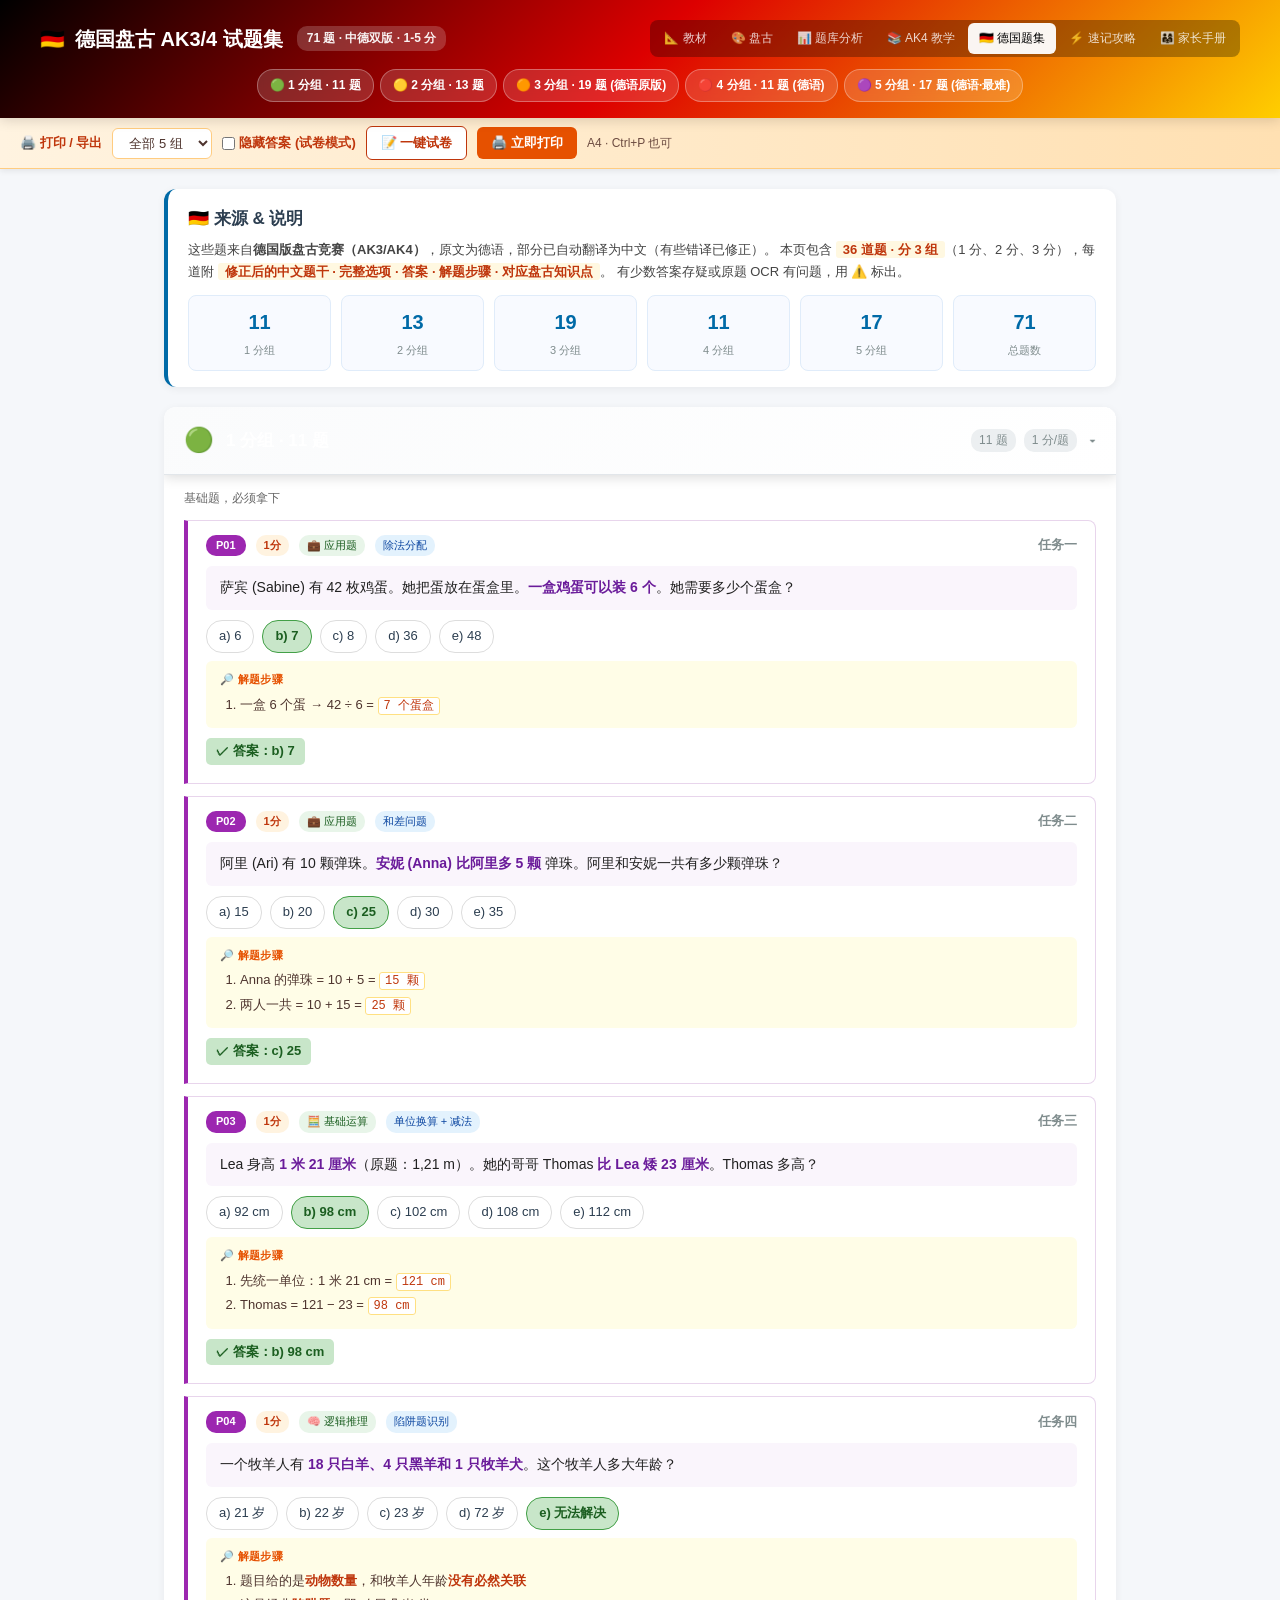
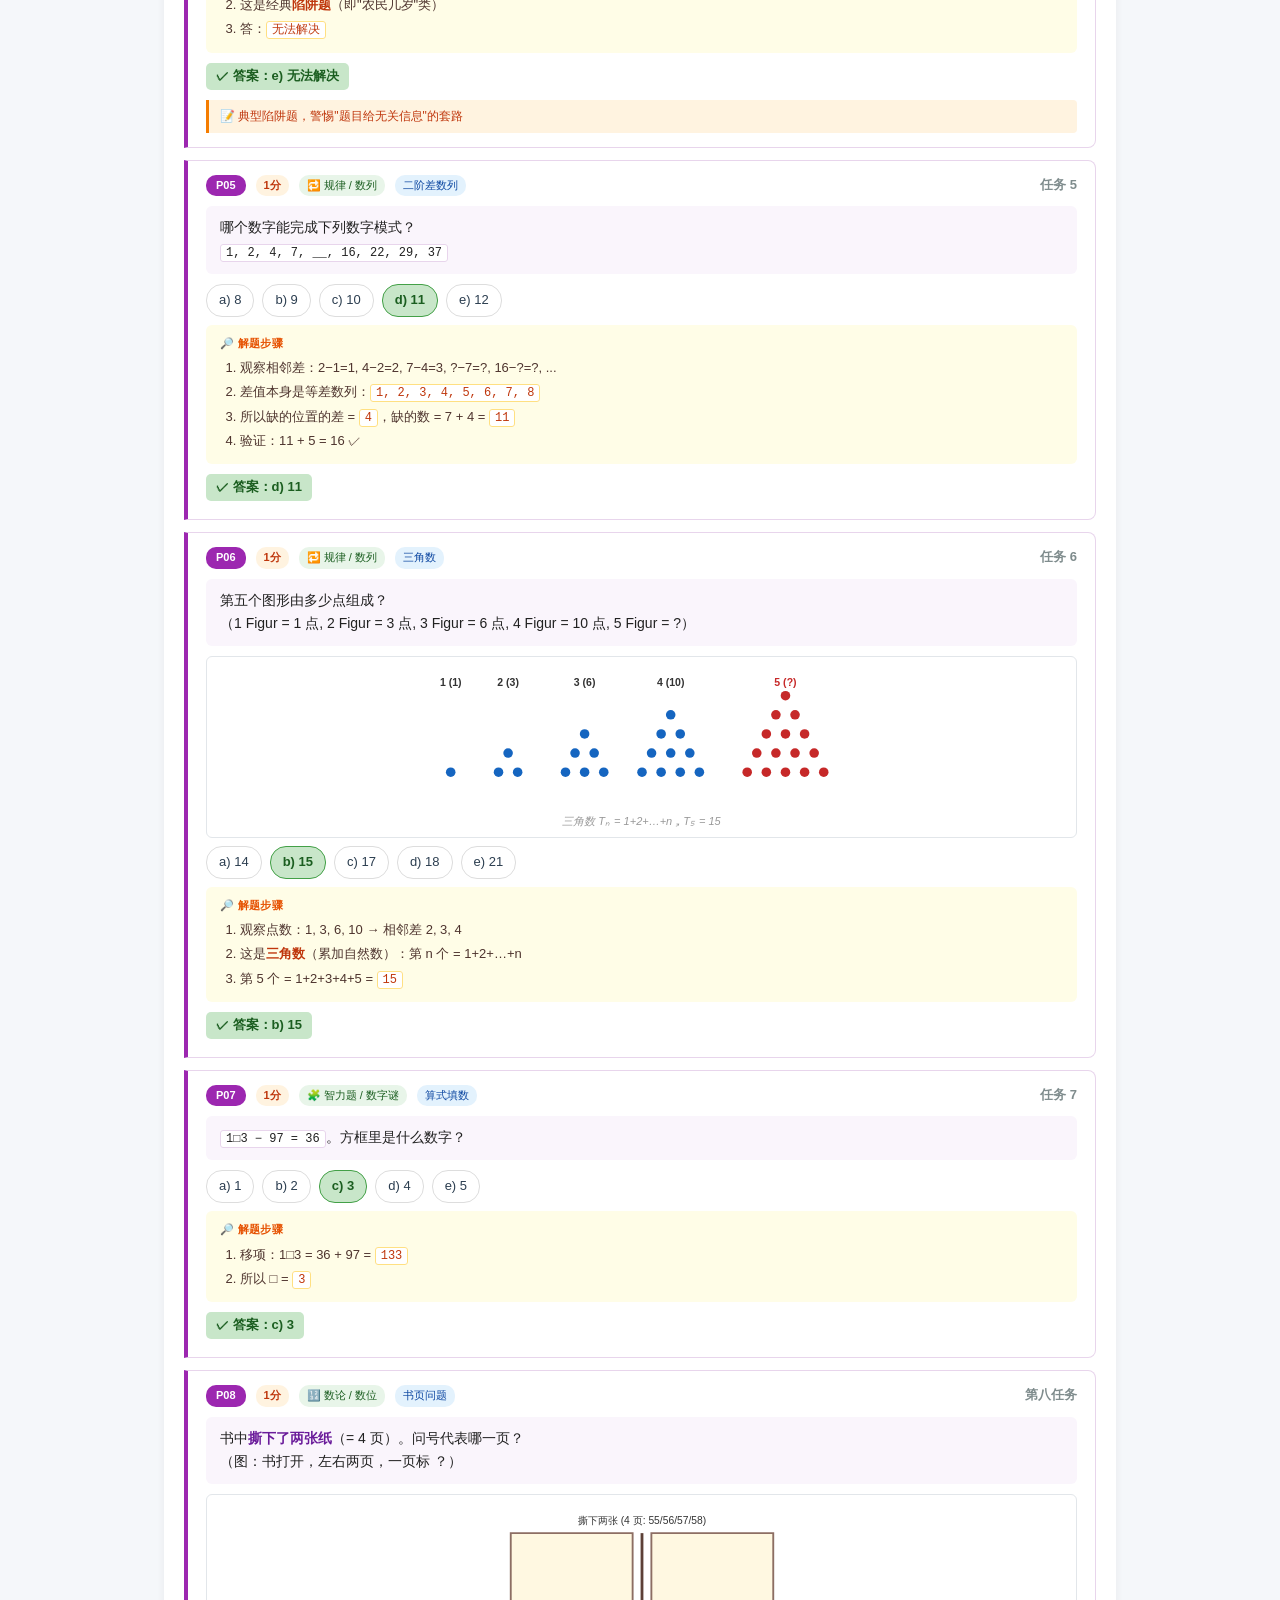
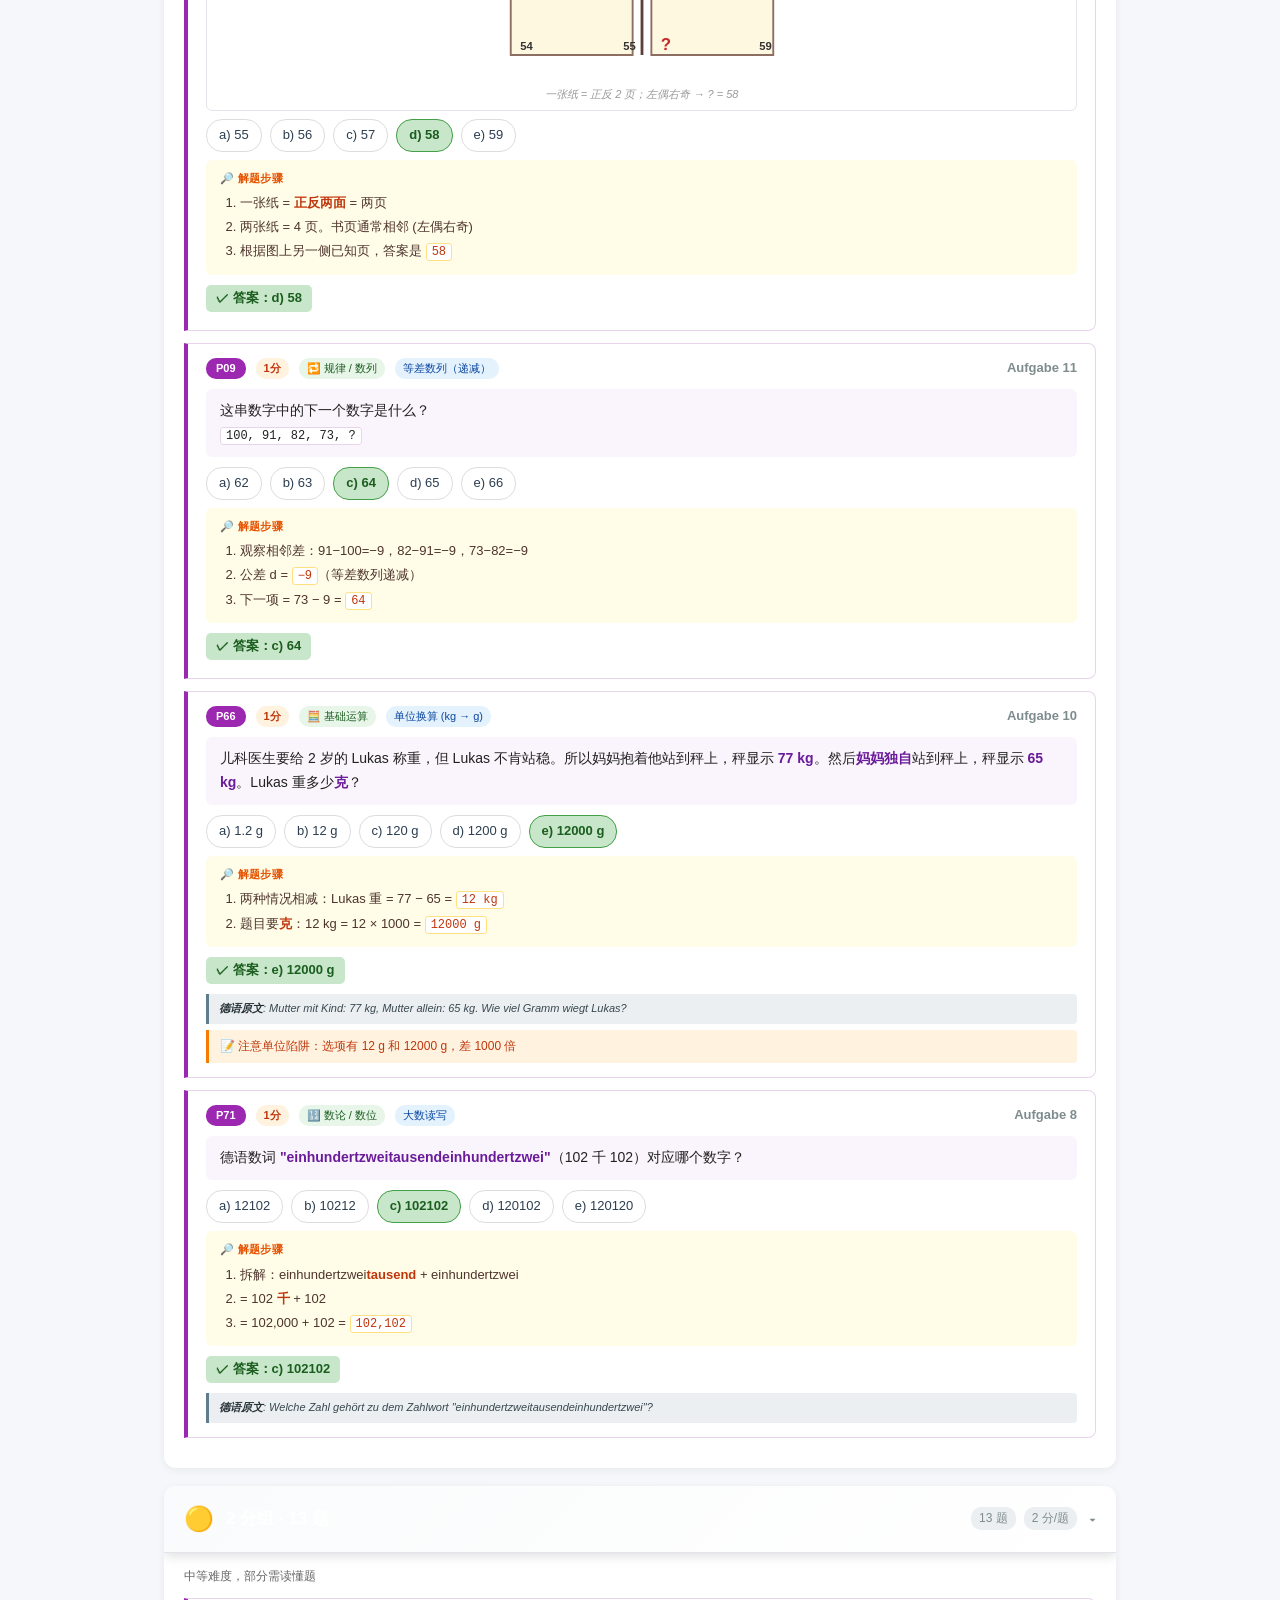
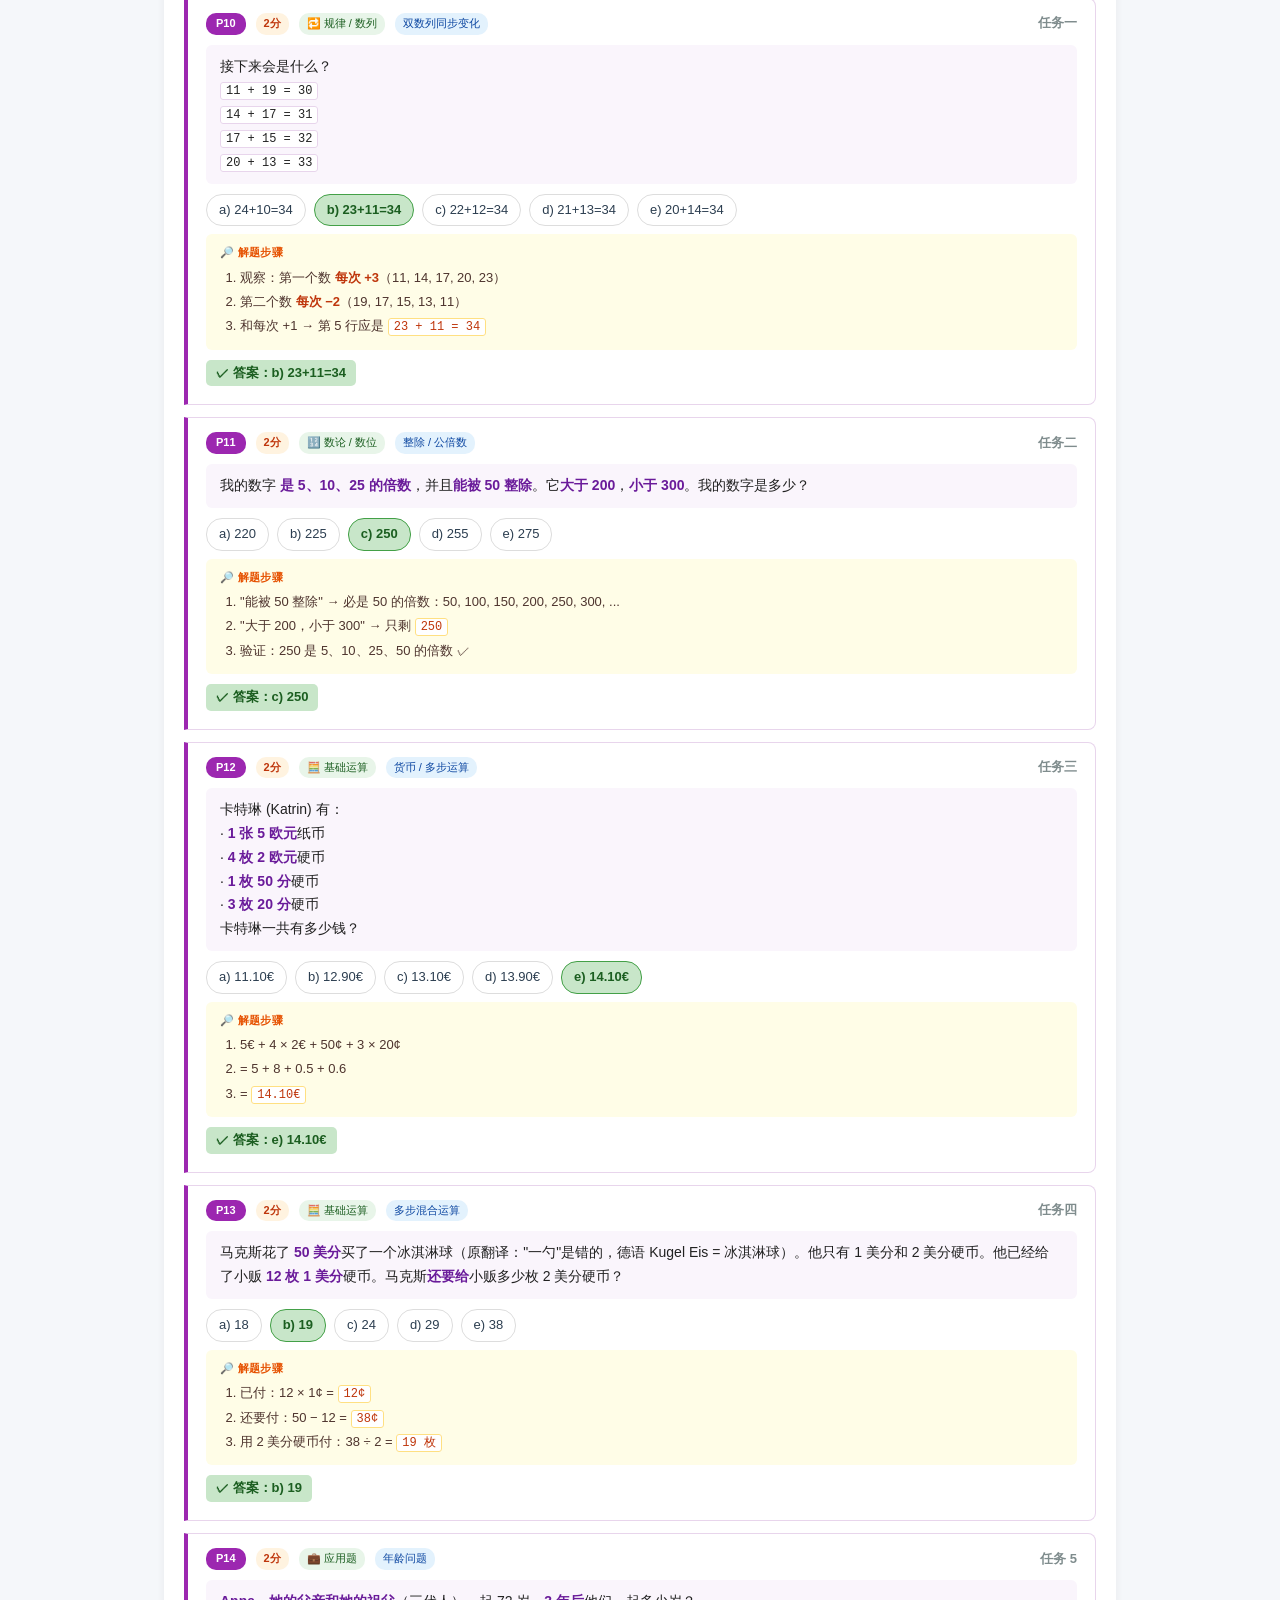
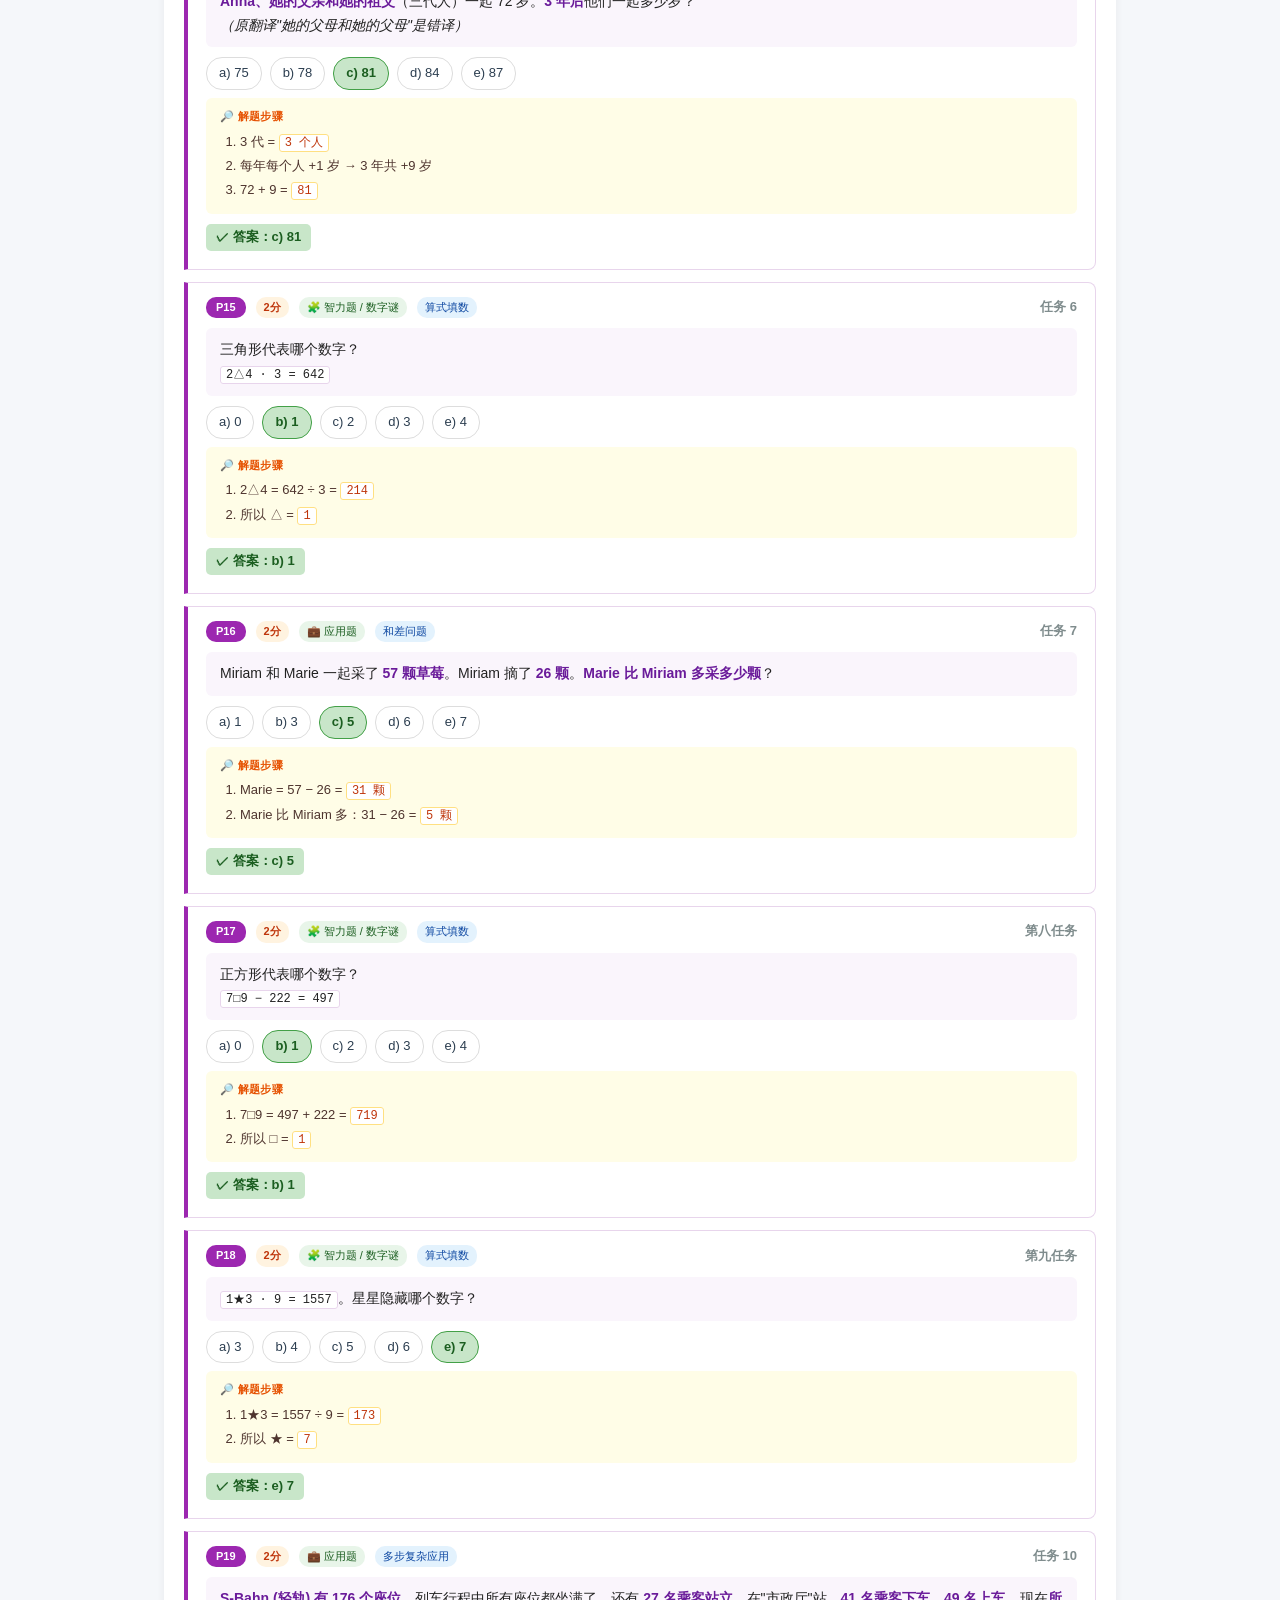
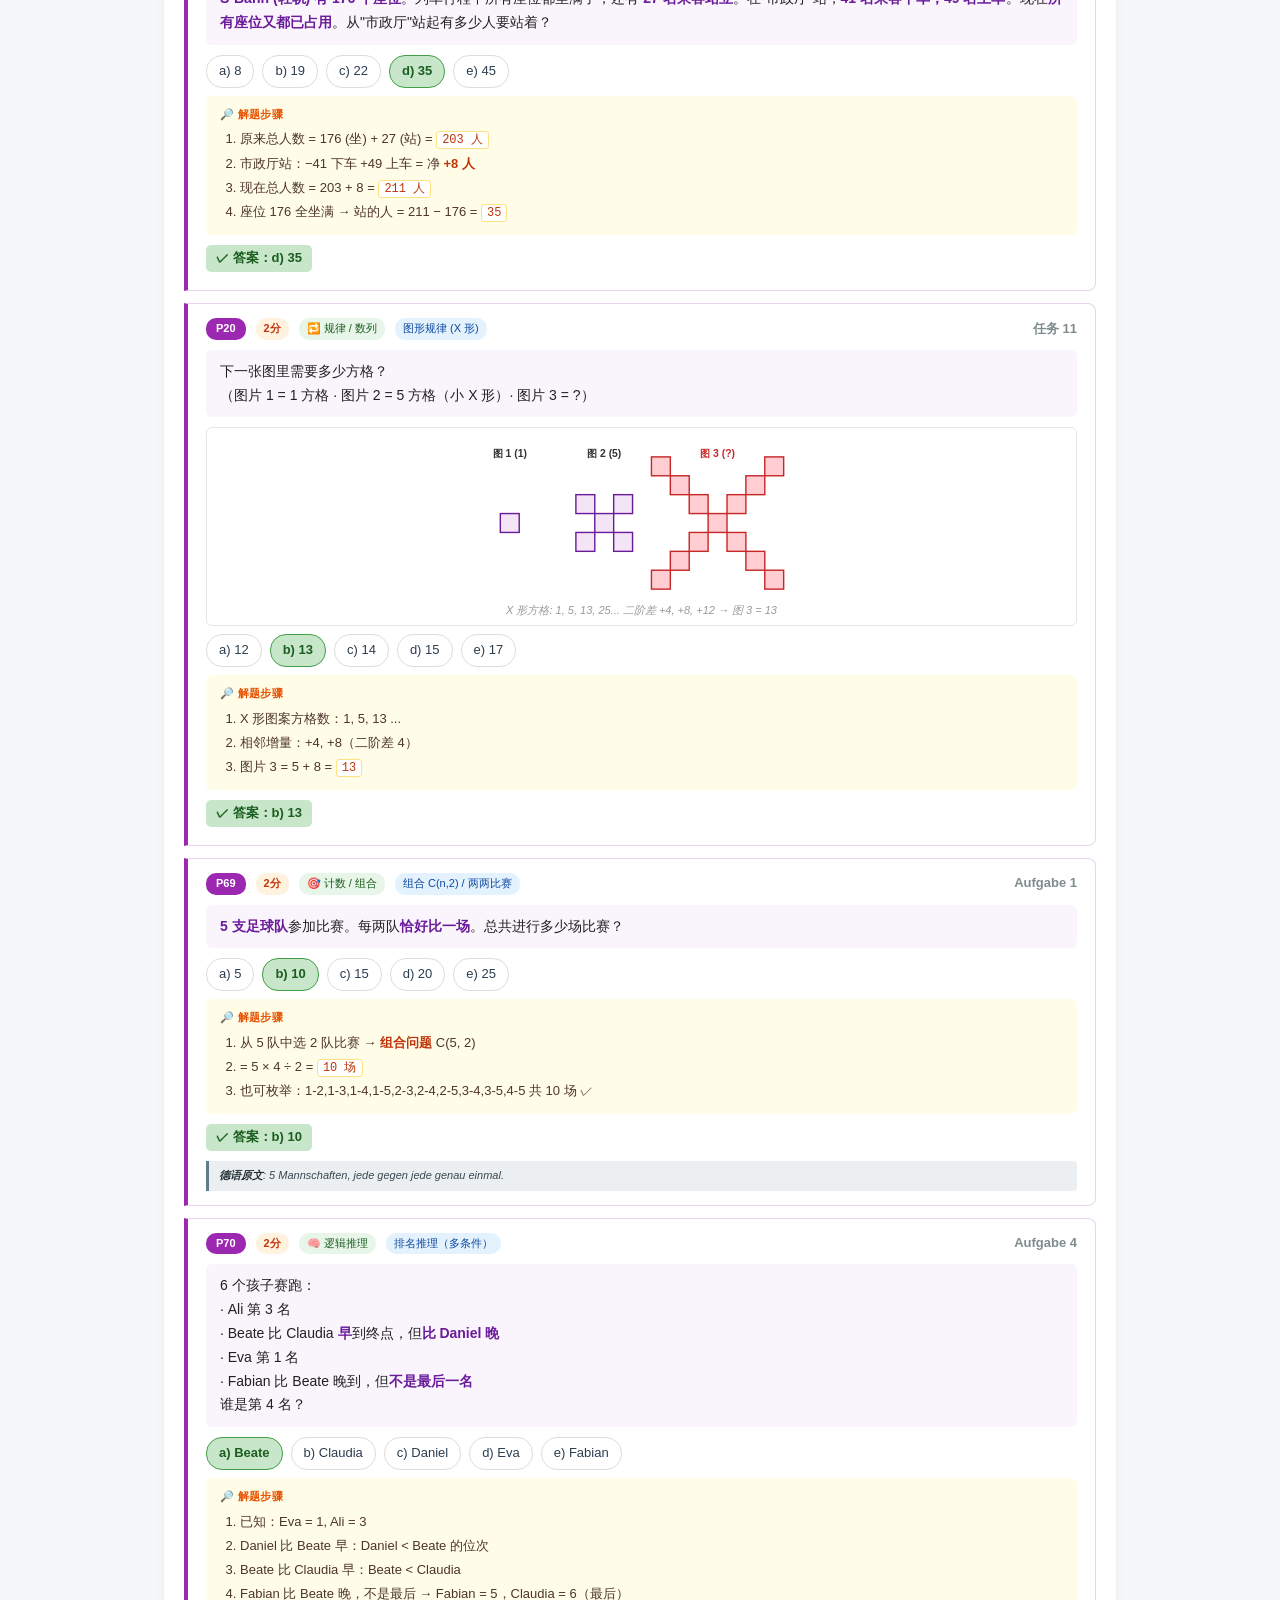
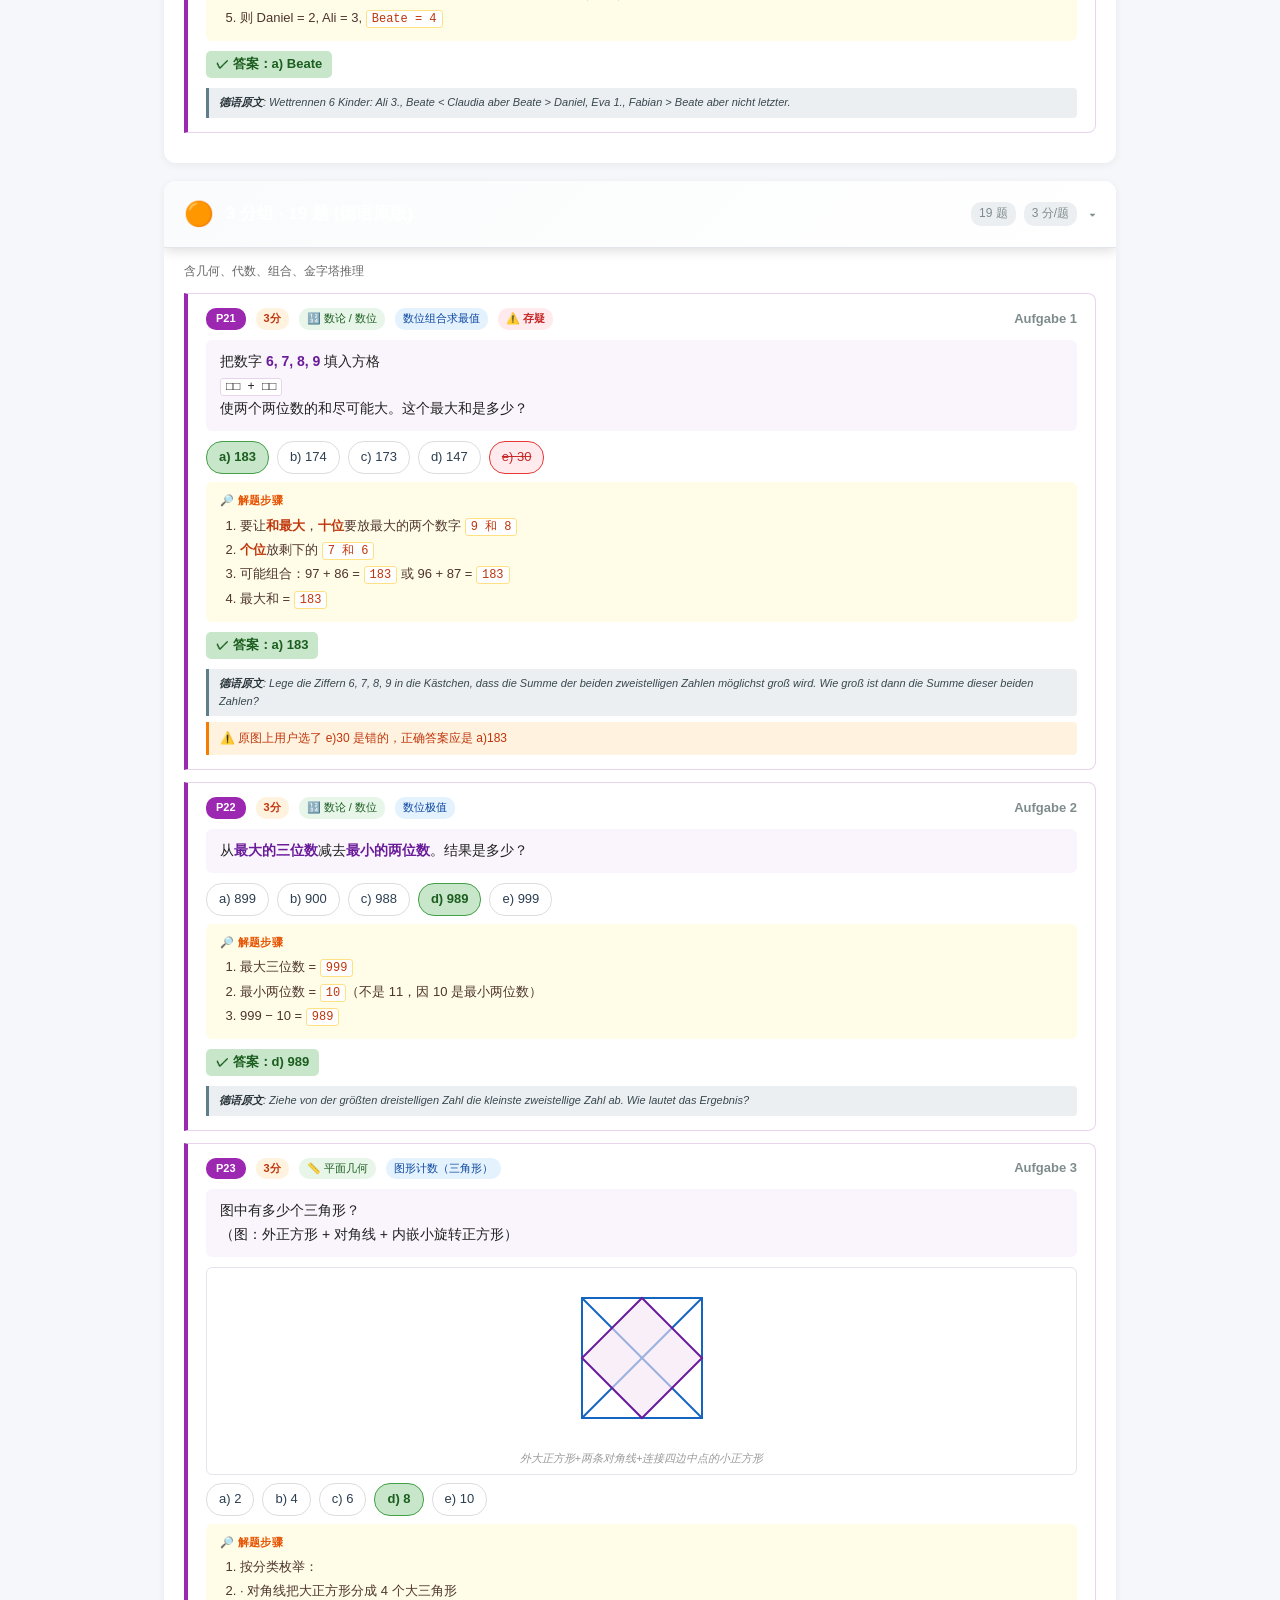
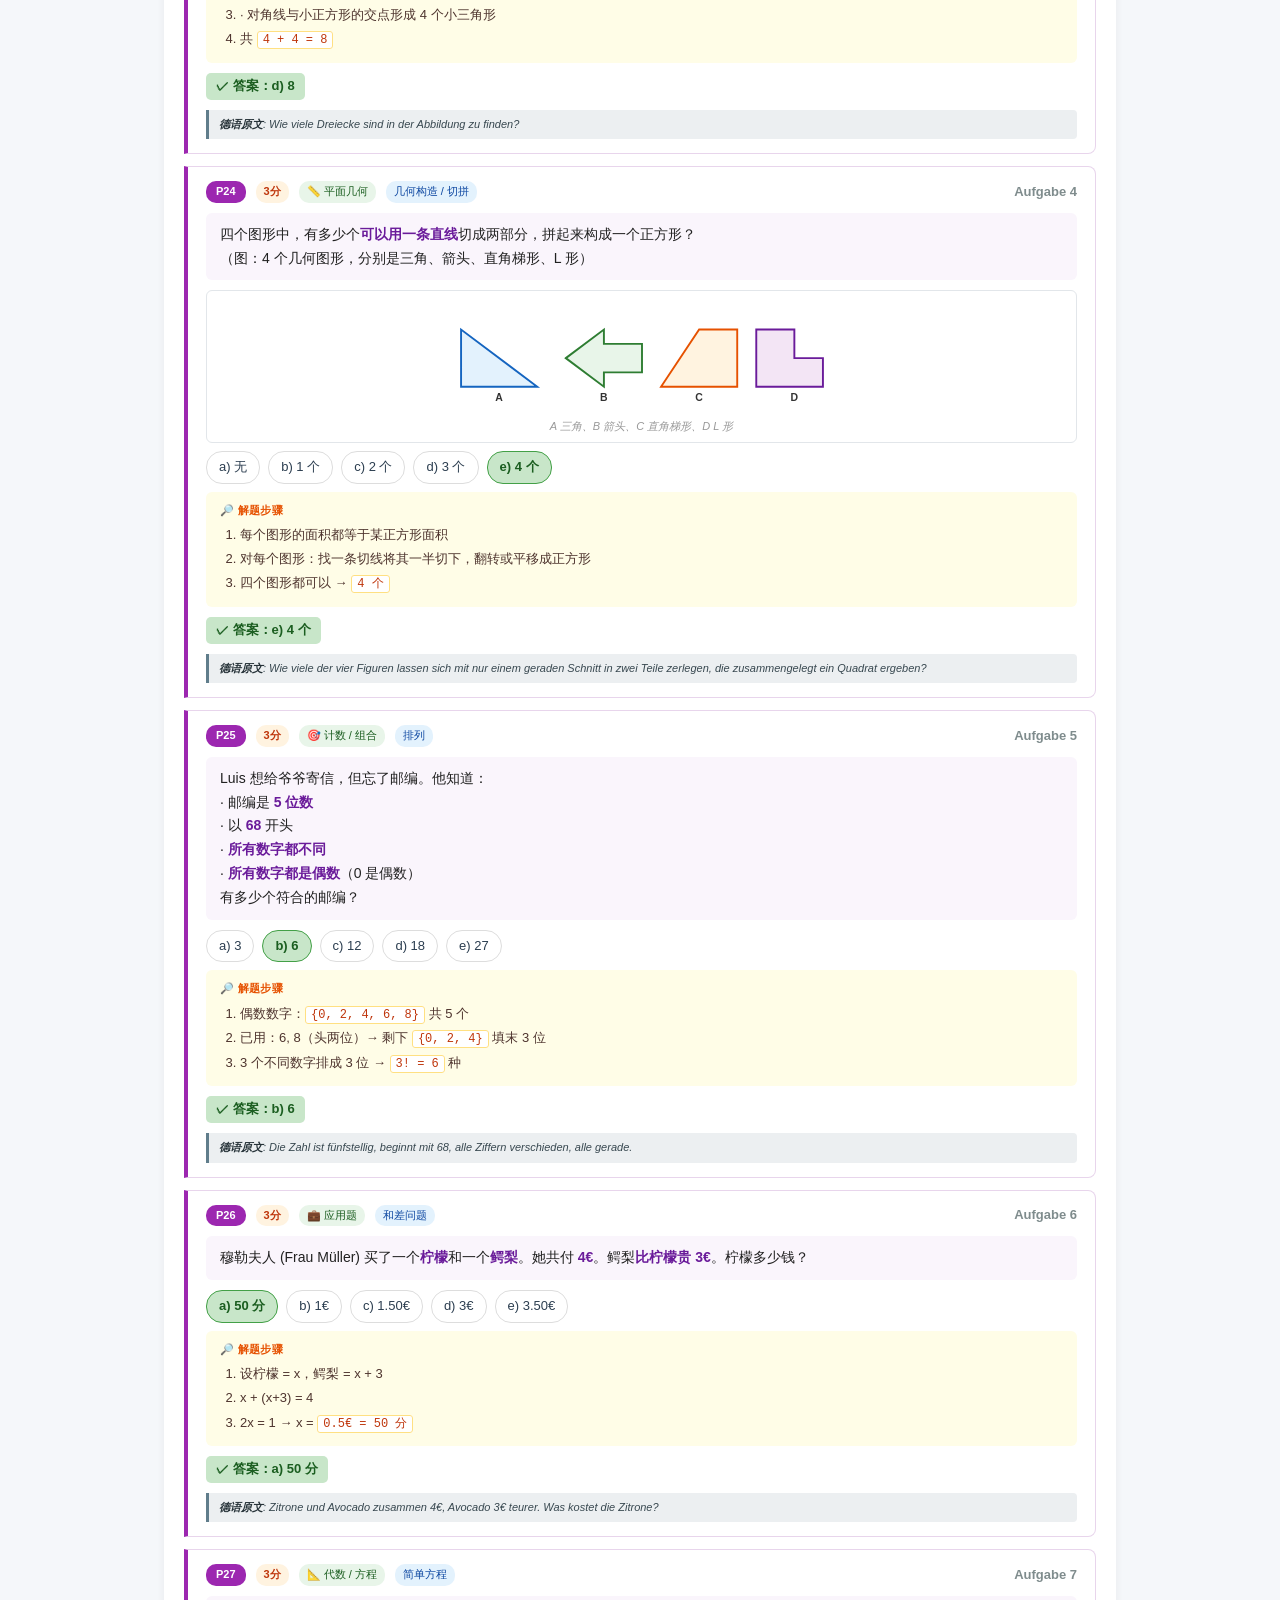
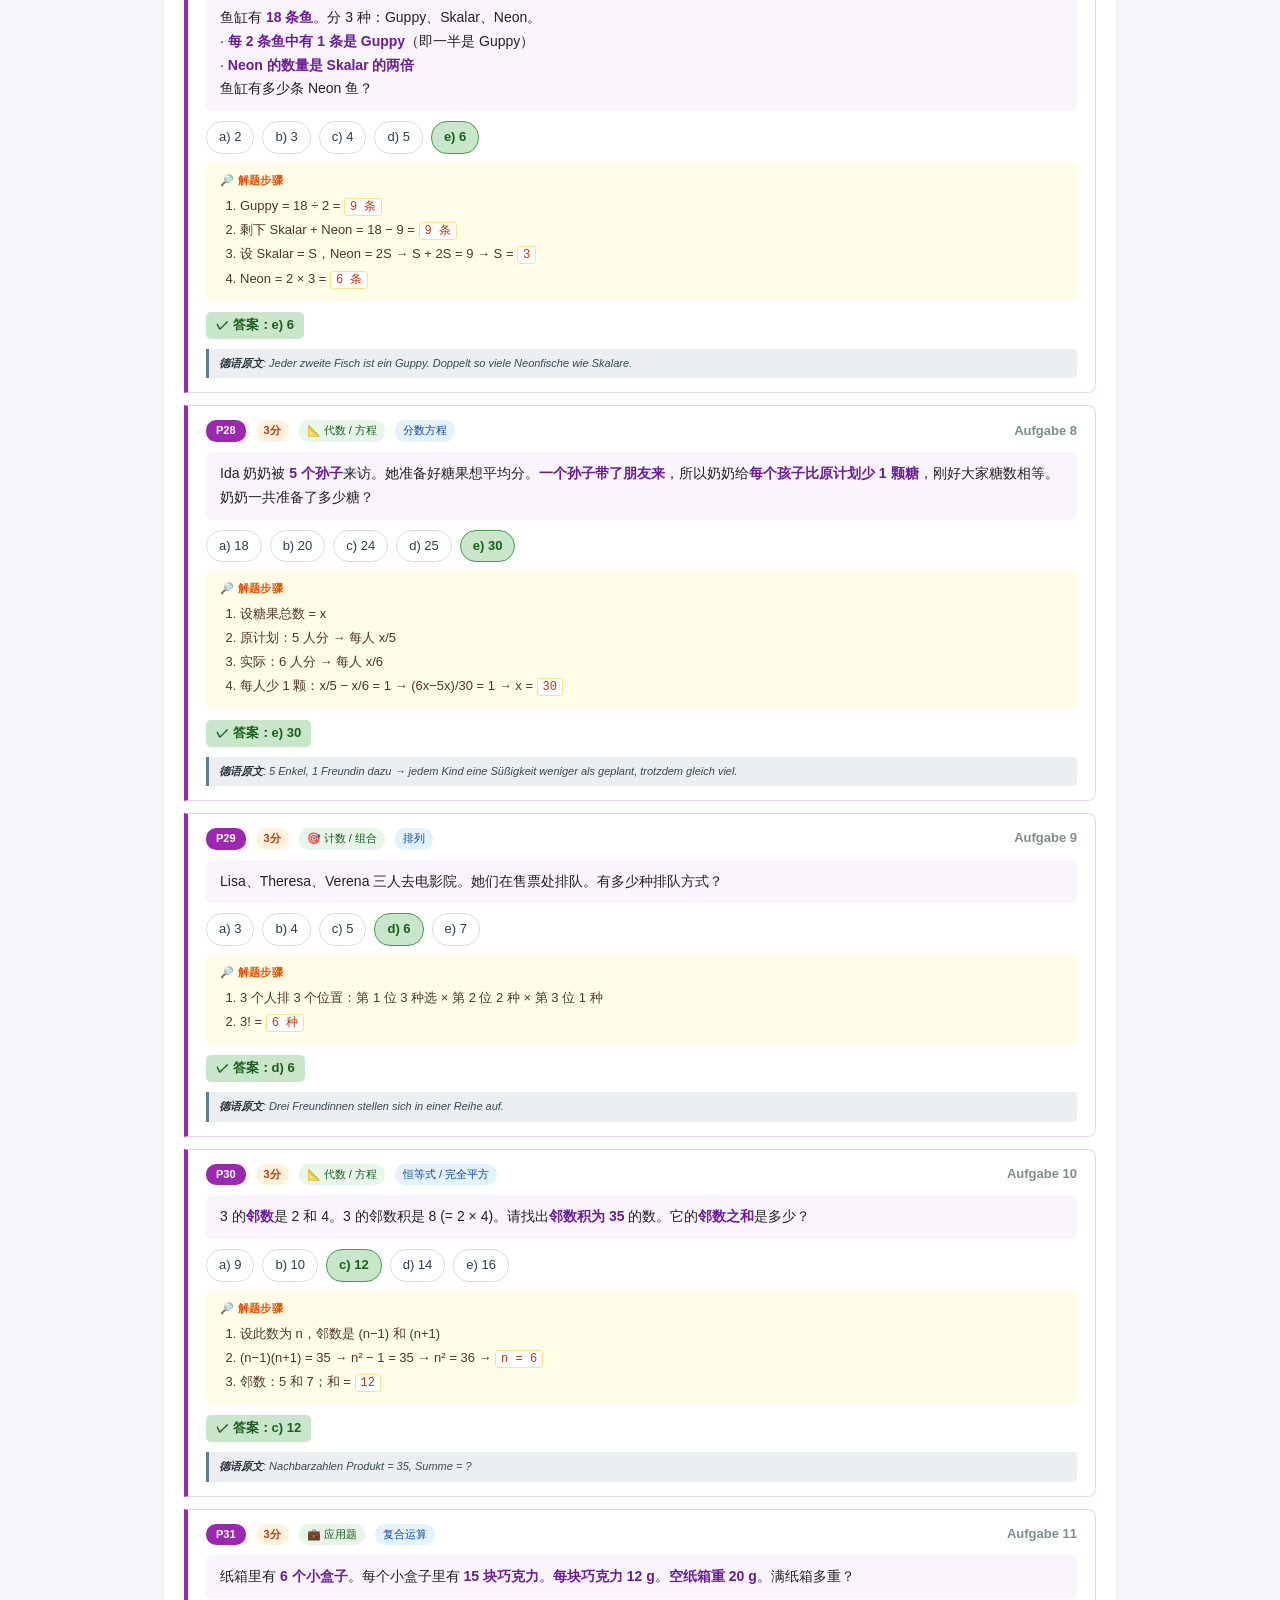
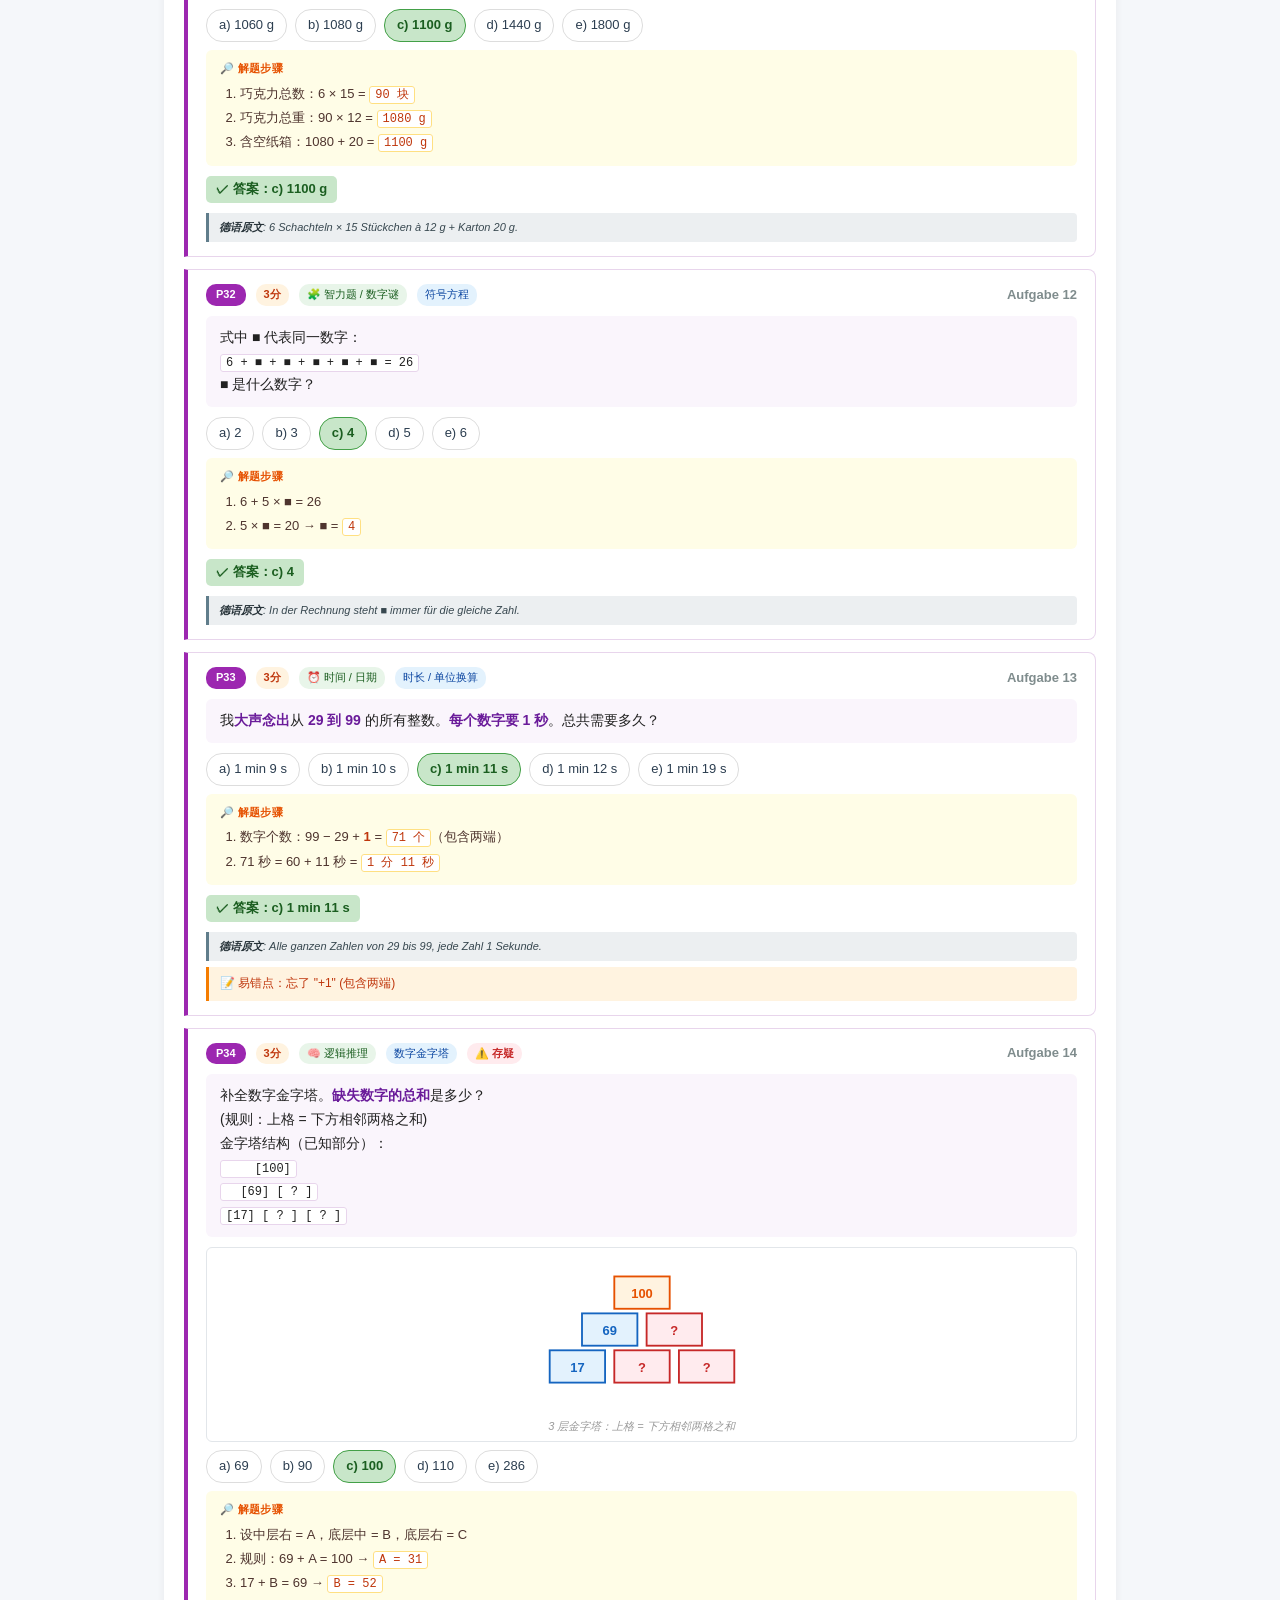
<file: german-pangu-ak34.html>
<!DOCTYPE html>
<html lang="zh-CN">
<head>
<meta charset="UTF-8">
<meta name="viewport" content="width=device-width, initial-scale=1.0">
<title>德国盘古 AK3/4 71 题 · 中德双版试卷</title>
<style>
* { box-sizing: border-box; margin: 0; padding: 0; }
:root {
    --bg: #f5f7fa;
    --card: #fff;
    --border: #e2e6ea;
    --text: #2c3e50;
    --muted: #7f8c8d;
    --accent: #006AA7;   /* 德国国旗蓝 */
    --accent-dark: #005488;
    --warning: #F57C00;
    --wrong: #e53935;
    --right: #43A047;
    --shadow: 0 2px 8px rgba(0,0,0,.06);
}
html, body { height: 100%; }
body {
    font-family: -apple-system, BlinkMacSystemFont, 'Segoe UI', 'Microsoft YaHei', 'PingFang SC', sans-serif;
    background: var(--bg);
    color: var(--text);
    line-height: 1.6;
    font-size: 14px;
}

header {
    background: linear-gradient(135deg, #000, #DD0000 50%, #FFCE00);
    color: #fff;
    padding: 20px 24px 16px;
    box-shadow: 0 2px 12px rgba(0,0,0,.15);
    position: sticky;
    top: 0;
    z-index: 100;
}
.hd-row {
    display: flex; align-items: center; gap: 14px; flex-wrap: wrap;
    max-width: 1200px; margin: 0 auto;
}
header h1 { font-size: 20px; display: flex; align-items: center; gap: 10px; margin: 0; }
header .sub {
    font-size: 12px;
    opacity: .95;
    padding: 3px 10px;
    background: rgba(255,255,255,.2);
    border-radius: 10px;
    font-weight: 600;
    backdrop-filter: blur(6px);
}
.map-switch {
    display: flex;
    background: rgba(0,0,0,.3);
    border-radius: 8px;
    padding: 3px;
    gap: 2px;
    margin-left: auto;
}
.map-switch a, .map-switch span {
    padding: 6px 11px;
    border-radius: 6px;
    font-size: 12px;
    text-decoration: none;
    color: rgba(255,255,255,.8);
    font-weight: 500;
    white-space: nowrap;
}
.map-switch .active { background: rgba(255,255,255,.95); color: #000; }

.toc {
    max-width: 1200px; margin: 12px auto 0;
    display: flex; gap: 6px; flex-wrap: wrap; justify-content: center;
}
.toc a {
    padding: 6px 12px;
    background: rgba(255,255,255,.15);
    border: 1px solid rgba(255,255,255,.3);
    border-radius: 16px;
    color: #fff;
    text-decoration: none;
    font-size: 12px;
    font-weight: 600;
    backdrop-filter: blur(4px);
}
.toc a:hover { background: rgba(255,255,255,.3); }

.print-bar {
    position: sticky;
    top: 0;
    z-index: 90;
    background: linear-gradient(90deg, #FFF3E0, #FFE0B2);
    border-bottom: 1px solid #FFCC80;
    padding: 8px 20px;
    display: flex;
    align-items: center;
    gap: 10px;
    flex-wrap: wrap;
    font-size: 13px;
    box-shadow: 0 2px 6px rgba(0,0,0,.08);
}
.print-bar b { color: #BF360C; }
.print-bar .hint { color: #6D4C41; font-size: 12px; }
.print-btn {
    padding: 7px 14px;
    background: #E65100;
    color: #fff;
    border: none;
    border-radius: 6px;
    cursor: pointer;
    font-weight: 700;
    font-size: 13px;
}
.print-btn:hover { background: #BF360C; }
.print-btn.sec { background: #fff; color: #BF360C; border: 1.5px solid #BF360C; }
.print-btn.sec:hover { background: #FFF3E0; }
.print-select {
    padding: 6px 12px; border: 1.5px solid #FFCC80;
    border-radius: 6px; background: #fff;
    font-size: 13px; color: #4E342E;
    cursor: pointer;
}
label.chk { display: inline-flex; align-items: center; gap: 4px; cursor: pointer; color: #BF360C; font-weight: 600; }

main { max-width: 1000px; margin: 0 auto; padding: 20px 24px 100px; }

.intro {
    background: #fff;
    border-radius: 12px;
    padding: 16px 20px;
    margin-bottom: 20px;
    box-shadow: var(--shadow);
    border-left: 4px solid var(--accent);
}
.intro h2 { font-size: 17px; margin-bottom: 6px; }
.intro p { font-size: 13px; line-height: 1.7; color: #444; }
.intro .highlight {
    background: #FFF8E1; padding: 1px 7px; border-radius: 3px;
    font-weight: 600; color: #BF360C;
}
.stat-cards {
    display: grid;
    grid-template-columns: repeat(4, 1fr);
    gap: 10px;
    margin: 12px 0 0;
}
.stat-card {
    text-align: center;
    padding: 10px 8px;
    border-radius: 8px;
    background: #f8faff;
    border: 1px solid #e0ecfa;
}
.stat-card b { display: block; font-size: 20px; color: var(--accent); font-weight: 700; }
.stat-card span { font-size: 11px; color: var(--muted); }

/* Section */
.sect {
    background: #fff;
    border-radius: 12px;
    margin-bottom: 18px;
    overflow: hidden;
    box-shadow: var(--shadow);
    scroll-margin-top: 180px;
}
.sect-head {
    padding: 14px 20px;
    display: flex; align-items: center; gap: 12px;
    background: linear-gradient(135deg, #fafbfc, #fff);
    border-bottom: 1px solid var(--border);
    cursor: pointer;
    user-select: none;
}
.sect-head:hover { background: #f0f4f8; }
.sect-head .emoji { font-size: 24px; }
.sect-head .ti { font-size: 17px; font-weight: 700; flex: 1; }
.sect-head .meta { font-size: 12px; color: var(--muted); display: flex; gap: 8px; }
.sect-head .meta span { padding: 2px 8px; background: #eceff1; border-radius: 10px; }
.sect-head .caret { color: var(--muted); font-size: 14px; transition: transform .2s; }
.sect.closed .sect-head .caret { transform: rotate(-90deg); }

.sect-body { padding: 14px 20px 18px; }
.sect.closed .sect-body { display: none; }

/* Problem */
.p {
    background: #fff;
    border: 1px solid #e8d5ec;
    border-left: 4px solid #9C27B0;
    padding: 14px 18px;
    border-radius: 0 8px 8px 0;
    margin-bottom: 12px;
    page-break-inside: avoid;
}
.p-head {
    display: flex; align-items: center; gap: 10px; flex-wrap: wrap;
    margin-bottom: 10px;
}
.p-badge {
    background: #9C27B0; color: #fff;
    padding: 2px 10px; border-radius: 10px;
    font-size: 11px; font-weight: 700;
}
.p-points {
    background: #FFF3E0; color: #BF360C;
    padding: 2px 8px; border-radius: 10px;
    font-size: 11px; font-weight: 700;
}
.p-tag {
    background: #E8F5E9; color: #1B5E20;
    padding: 2px 8px; border-radius: 10px;
    font-size: 11px;
}
.p-kp {
    background: #E3F2FD; color: #0D47A1;
    padding: 2px 8px; border-radius: 10px;
    font-size: 11px;
}
.p-warn {
    background: #FFEBEE; color: #C62828;
    padding: 2px 8px; border-radius: 10px;
    font-size: 11px;
    font-weight: 700;
}
.p-ti {
    font-size: 13px; font-weight: 700; margin-left: auto; color: var(--muted);
}

.p-q {
    background: #faf5fc;
    padding: 10px 14px; border-radius: 6px;
    font-size: 14px; line-height: 1.7; margin-bottom: 10px;
    color: #212121; white-space: pre-wrap;
}
.p-q b { color: #6A1B9A; }
.p-q code {
    background: #fff; padding: 1px 5px;
    border-radius: 3px; font-family: 'SF Mono', Consolas, monospace;
    font-size: 12px; border: 1px solid #e8d5ec;
}

.p-figure {
    background: #fafbfc;
    border: 1px dashed #ccc;
    padding: 10px;
    border-radius: 6px;
    margin: 8px 0;
    font-size: 12px;
    color: #666;
    text-align: center;
    font-style: italic;
}
.p-figure.svg {
    background: #fff;
    border: 1px solid #e2e6ea;
    padding: 10px 10px 6px;
    font-style: normal;
}
.p-figure.svg svg { max-width: 100%; height: auto; }
.p-figure.svg .cap {
    display: block;
    margin-top: 6px;
    font-size: 11px;
    color: #999;
    font-style: italic;
}
@media print {
    .p-figure.svg { border: 1px solid #999; break-inside: avoid; }
}

.p-opts {
    display: flex; flex-wrap: wrap; gap: 8px; margin: 8px 0;
}
.p-opt {
    padding: 5px 12px;
    background: #fff;
    border: 1.5px solid #ddd;
    border-radius: 16px;
    font-size: 13px;
}
.p-opt.correct {
    background: #c8e6c9;
    color: #1B5E20;
    border-color: #43A047;
    font-weight: 700;
}
.p-opt.user-wrong {
    background: #FFEBEE;
    color: #C62828;
    border-color: #e53935;
    text-decoration: line-through;
}

.p-steps {
    background: #fffde7;
    padding: 10px 14px;
    border-radius: 6px;
    margin: 8px 0 6px;
}
.p-steps h6 {
    font-size: 11px;
    color: #E65100;
    text-transform: uppercase;
    letter-spacing: .3px;
    margin-bottom: 5px;
    font-weight: 700;
}
.p-steps ol { padding-left: 20px; margin: 0; }
.p-steps li { font-size: 13px; line-height: 1.7; color: #4E342E; margin-bottom: 2px; }
.p-steps li b { color: #BF360C; }
.p-steps code {
    background: #fff; padding: 1px 5px; border-radius: 3px;
    color: #BF360C; font-family: 'SF Mono', Consolas, monospace;
    font-size: 12px; border: 1px solid #ffe082;
}

.p-ans {
    display: inline-block;
    background: #c8e6c9;
    color: #1B5E20;
    padding: 3px 10px;
    border-radius: 5px;
    font-weight: 700;
    font-size: 13px;
    margin: 4px 6px 4px 0;
}

.p-de {
    background: #ECEFF1;
    border-left: 3px solid #607D8B;
    padding: 6px 10px;
    border-radius: 0 4px 4px 0;
    font-size: 11px;
    color: #37474F;
    line-height: 1.6;
    margin-top: 6px;
    font-style: italic;
}
.p-de b { color: #263238; }

.p-note {
    background: #FFF3E0;
    border-left: 3px solid #F57C00;
    padding: 7px 11px;
    border-radius: 0 4px 4px 0;
    font-size: 12px;
    color: #BF360C;
    margin-top: 6px;
}

/* Print mode */
body.print-exam .p-steps,
body.print-exam .p-ans,
body.print-exam .p-de,
body.print-exam .p-note,
body.print-exam .p-opt.correct { background: #fff !important; color: #000 !important; border-color: #ddd !important; font-weight: normal !important; }
body.print-exam .p-opt.correct::after { content: ''; }
body.print-exam .p-steps,
body.print-exam .p-ans,
body.print-exam .p-de,
body.print-exam .p-note { display: none !important; }
body.print-exam .p-opt.user-wrong { background: #fff; color: #000; border-color: #ddd; text-decoration: none; }
body.print-exam .p::after {
    content: '答：___________________';
    display: block;
    margin-top: 10px;
    color: #999;
    font-size: 12px;
    letter-spacing: 2px;
}

@media print {
    @page { size: A4 portrait; margin: 12mm; }
    html, body { height: auto !important; overflow: visible !important; background: #fff !important; font-size: 10pt !important; }
    header { position: static !important; background: #fff !important; color: #000 !important; padding: 0 0 10px 0 !important; border-bottom: 2px solid #333 !important; box-shadow: none !important; }
    header h1 { font-size: 14pt !important; color: #000 !important; }
    header .sub { background: #eee !important; color: #000 !important; }
    .map-switch, .toc, .print-bar { display: none !important; }
    main { padding: 0 !important; max-width: 100% !important; }
    .intro { background: #fff !important; padding: 6px 10px !important; margin-bottom: 10px !important; box-shadow: none !important; border-left: 2px solid #333 !important; }
    .intro .stat-cards { display: none !important; }
    .sect { box-shadow: none !important; border: 1.5px solid #333 !important; margin-bottom: 10px !important; page-break-inside: auto; }
    .sect.closed .sect-body { display: block !important; }
    .sect-head { background: #eee !important; padding: 5px 8px !important; border-bottom: 1px solid #333 !important; page-break-after: avoid; }
    .sect-head .caret { display: none !important; }
    .sect-head .ti { font-size: 12pt !important; }
    .sect-body { padding: 6px 8px !important; }
    .p { page-break-inside: avoid; margin-bottom: 6px !important; padding: 6px 10px !important; }
    .p-head { gap: 4px !important; margin-bottom: 4px !important; }
    .p-badge, .p-points, .p-tag, .p-kp { padding: 1px 6px !important; font-size: 9pt !important; }
    .p-badge { background: #333 !important; }
    .p-tag, .p-kp, .p-points { background: #eee !important; color: #000 !important; }
    .p-q { background: #f8f8f8 !important; padding: 5px 8px !important; font-size: 10pt !important; }
    .p-steps { background: #fafafa !important; padding: 5px 8px !important; }
    .p-steps li { font-size: 9pt !important; color: #000 !important; }
    .p-steps code, .p-q code { background: #eee !important; border: 1px solid #ccc !important; color: #000 !important; }
    .p-ans { background: #e0e0e0 !important; color: #000 !important; border: 1.5px solid #333 !important; }
    .p-opt.correct { background: #e0e0e0 !important; color: #000 !important; border: 1.5px solid #333 !important; }
    .p-de { background: #f5f5f5 !important; color: #000 !important; }
    .p-note { background: #fafafa !important; color: #000 !important; }
    button, .caret { display: none !important; }
}
</style>
</head>
<body>

<header>
    <div class="hd-row">
        <h1><span>🇩🇪</span> 德国盘古 AK3/4 试题集</h1>
        <span class="sub">71 题 · 中德双版 · 1-5 分</span>
        <div class="map-switch">
            <a href="index.html">📐 教材</a>
            <a href="pangu.html">🎨 盘古</a>
            <a href="knowledge-points.html">📊 题库分析</a>
            <a href="ak4-knowledge-expand.html">📚 AK4 教学</a>
            <span class="active">🇩🇪 德国题集</span>
            <a href="german-pangu-ak34-study.html">⚡ 速记攻略</a>
            <a href="ak4-parent-guide.html">👨‍👩‍👧 家长手册</a>
        </div>
    </div>
    <nav class="toc" id="toc"></nav>
</header>

<div class="print-bar">
    <b>🖨️ 打印 / 导出</b>
    <select class="print-select" id="print-sect" title="选择打印范围">
        <option value="all">全部 5 组</option>
        <option value="s1">仅 1 分组</option>
        <option value="s2">仅 2 分组</option>
        <option value="s3">仅 3 分组</option>
        <option value="s4">仅 4 分组</option>
        <option value="s5">仅 5 分组</option>
    </select>
    <label class="chk">
        <input type="checkbox" id="print-hide-ans">
        隐藏答案 (试卷模式)
    </label>
    <button class="print-btn sec" onclick="examMode()">📝 一键试卷</button>
    <button class="print-btn" onclick="doPrint()">🖨️ 立即打印</button>
    <span class="hint">A4 · Ctrl+P 也可</span>
</div>

<main>
    <div class="intro">
        <h2>🇩🇪 来源 & 说明</h2>
        <p>
            这些题来自<b>德国版盘古竞赛（AK3/AK4）</b>，原文为德语，部分已自动翻译为中文（有些错译已修正）。
            本页包含 <span class="highlight">36 道题 · 分 3 组</span>（1 分、2 分、3 分），每道附
            <span class="highlight">修正后的中文题干 · 完整选项 · 答案 · 解题步骤 · 对应盘古知识点</span>。
            有少数答案存疑或原题 OCR 有问题，用 ⚠️ 标出。
        </p>
        <div class="stat-cards" style="grid-template-columns:repeat(6,1fr);">
            <div class="stat-card"><b>11</b><span>1 分组</span></div>
            <div class="stat-card"><b>13</b><span>2 分组</span></div>
            <div class="stat-card"><b>19</b><span>3 分组</span></div>
            <div class="stat-card"><b>11</b><span>4 分组</span></div>
            <div class="stat-card"><b>17</b><span>5 分组</span></div>
            <div class="stat-card"><b>71</b><span>总题数</span></div>
        </div>
    </div>

    <div id="content"></div>
</main>

<script>
// ============== 36 题数据 ==============
// 每道题结构: {id, section, num, taskLabel, points, question, de?, figure?, options, answer, userAnswer?, steps, kp, pangu, warn?}
const PROBLEMS = [
// ============ 1 分组 (9 题) ============
{
    id:'P01', section:'s1', num:1, taskLabel:'任务一', points:1,
    question:'萨宾 (Sabine) 有 42 枚鸡蛋。她把蛋放在蛋盒里。<b>一盒鸡蛋可以装 6 个</b>。她需要多少个蛋盒？',
    options:['6','7','8','36','48'],
    answer:'b',
    steps:[
        '一盒 6 个蛋 → 42 ÷ 6 = <code>7 个蛋盒</code>'
    ],
    pangu:'💼 应用题', kp:'除法分配'
},
{
    id:'P02', section:'s1', num:2, taskLabel:'任务二', points:1,
    question:'阿里 (Ari) 有 10 颗弹珠。<b>安妮 (Anna) 比阿里多 5 颗</b> 弹珠。阿里和安妮一共有多少颗弹珠？',
    options:['15','20','25','30','35'],
    answer:'c',
    steps:[
        'Anna 的弹珠 = 10 + 5 = <code>15 颗</code>',
        '两人一共 = 10 + 15 = <code>25 颗</code>'
    ],
    pangu:'💼 应用题', kp:'和差问题'
},
{
    id:'P03', section:'s1', num:3, taskLabel:'任务三', points:1,
    question:'Lea 身高 <b>1 米 21 厘米</b>（原题：1,21 m）。她的哥哥 Thomas <b>比 Lea 矮 23 厘米</b>。Thomas 多高？',
    options:['92 cm','98 cm','102 cm','108 cm','112 cm'],
    answer:'b',
    steps:[
        '先统一单位：1 米 21 cm = <code>121 cm</code>',
        'Thomas = 121 − 23 = <code>98 cm</code>'
    ],
    pangu:'🧮 基础运算', kp:'单位换算 + 减法'
},
{
    id:'P04', section:'s1', num:4, taskLabel:'任务四', points:1,
    question:'一个牧羊人有 <b>18 只白羊、4 只黑羊和 1 只牧羊犬</b>。这个牧羊人多大年龄？',
    options:['21 岁','22 岁','23 岁','72 岁','无法解决'],
    answer:'e',
    steps:[
        '题目给的是<b>动物数量</b>，和牧羊人年龄<b>没有必然关联</b>',
        '这是经典<b>陷阱题</b>（即"农民几岁"类）',
        '答：<code>无法解决</code>'
    ],
    pangu:'🧠 逻辑推理', kp:'陷阱题识别',
    note:'典型陷阱题，警惕"题目给无关信息"的套路'
},
{
    id:'P05', section:'s1', num:5, taskLabel:'任务 5', points:1,
    question:'哪个数字能完成下列数字模式？<br><code>1, 2, 4, 7, __, 16, 22, 29, 37</code>',
    options:['8','9','10','11','12'],
    answer:'d',
    steps:[
        '观察相邻差：2−1=1, 4−2=2, 7−4=3, ?−7=?, 16−?=?, ...',
        '差值本身是等差数列：<code>1, 2, 3, 4, 5, 6, 7, 8</code>',
        '所以缺的位置的差 = <code>4</code>，缺的数 = 7 + 4 = <code>11</code>',
        '验证：11 + 5 = 16 ✓'
    ],
    pangu:'🔁 规律 / 数列', kp:'二阶差数列'
},
{
    id:'P06', section:'s1', num:6, taskLabel:'任务 6', points:1,
    question:'第五个图形由多少点组成？<br>（1 Figur = 1 点, 2 Figur = 3 点, 3 Figur = 6 点, 4 Figur = 10 点, 5 Figur = ?）',
    figure:`<svg viewBox="0 0 460 140" width="440">
        <!-- Fig 1: 1 点 -->
        <text x="30" y="20" text-anchor="middle" font-size="11" fill="#333" font-weight="bold">1 (1)</text>
        <circle cx="30" cy="110" r="5" fill="#1565C0"/>
        <!-- Fig 2: 3 点 (底 2 顶 1) -->
        <text x="90" y="20" text-anchor="middle" font-size="11" fill="#333" font-weight="bold">2 (3)</text>
        <g fill="#1565C0">
            <circle cx="80" cy="110" r="5"/><circle cx="100" cy="110" r="5"/>
            <circle cx="90" cy="90" r="5"/>
        </g>
        <!-- Fig 3: 6 点 -->
        <text x="170" y="20" text-anchor="middle" font-size="11" fill="#333" font-weight="bold">3 (6)</text>
        <g fill="#1565C0">
            <circle cx="150" cy="110" r="5"/><circle cx="170" cy="110" r="5"/><circle cx="190" cy="110" r="5"/>
            <circle cx="160" cy="90" r="5"/><circle cx="180" cy="90" r="5"/>
            <circle cx="170" cy="70" r="5"/>
        </g>
        <!-- Fig 4: 10 点 -->
        <text x="260" y="20" text-anchor="middle" font-size="11" fill="#333" font-weight="bold">4 (10)</text>
        <g fill="#1565C0">
            <circle cx="230" cy="110" r="5"/><circle cx="250" cy="110" r="5"/><circle cx="270" cy="110" r="5"/><circle cx="290" cy="110" r="5"/>
            <circle cx="240" cy="90" r="5"/><circle cx="260" cy="90" r="5"/><circle cx="280" cy="90" r="5"/>
            <circle cx="250" cy="70" r="5"/><circle cx="270" cy="70" r="5"/>
            <circle cx="260" cy="50" r="5"/>
        </g>
        <!-- Fig 5: ? -->
        <text x="380" y="20" text-anchor="middle" font-size="11" fill="#C62828" font-weight="bold">5 (?)</text>
        <g fill="#C62828">
            <circle cx="340" cy="110" r="5"/><circle cx="360" cy="110" r="5"/><circle cx="380" cy="110" r="5"/><circle cx="400" cy="110" r="5"/><circle cx="420" cy="110" r="5"/>
            <circle cx="350" cy="90" r="5"/><circle cx="370" cy="90" r="5"/><circle cx="390" cy="90" r="5"/><circle cx="410" cy="90" r="5"/>
            <circle cx="360" cy="70" r="5"/><circle cx="380" cy="70" r="5"/><circle cx="400" cy="70" r="5"/>
            <circle cx="370" cy="50" r="5"/><circle cx="390" cy="50" r="5"/>
            <circle cx="380" cy="30" r="5"/>
        </g>
    </svg>`,
    figCap:'三角数 Tₙ = 1+2+…+n，T₅ = 15',
    options:['14','15','17','18','21'],
    answer:'b',
    steps:[
        '观察点数：1, 3, 6, 10 → 相邻差 2, 3, 4',
        '这是<b>三角数</b>（累加自然数）：第 n 个 = 1+2+…+n',
        '第 5 个 = 1+2+3+4+5 = <code>15</code>'
    ],
    pangu:'🔁 规律 / 数列', kp:'三角数'
},
{
    id:'P07', section:'s1', num:7, taskLabel:'任务 7', points:1,
    question:'<code>1□3 − 97 = 36</code>。方框里是什么数字？',
    options:['1','2','3','4','5'],
    answer:'c',
    steps:[
        '移项：1□3 = 36 + 97 = <code>133</code>',
        '所以 □ = <code>3</code>'
    ],
    pangu:'🧩 智力题 / 数字谜', kp:'算式填数'
},
{
    id:'P08', section:'s1', num:8, taskLabel:'第八任务', points:1,
    question:'书中<b>撕下了两张纸</b>（= 4 页）。问号代表哪一页？<br>（图：书打开，左右两页，一页标 ？）',
    figure:`<svg viewBox="0 0 320 180" width="300">
        <!-- 书页 (左右两页, 中间书脊) -->
        <g stroke="#8D6E63" stroke-width="2" fill="#FFF8E1">
            <!-- 左页 -->
            <path d="M20 30 L150 30 L150 160 L20 160 Z"/>
            <!-- 右页 -->
            <path d="M170 30 L300 30 L300 160 L170 160 Z"/>
        </g>
        <!-- 书脊 -->
        <line x1="160" y1="30" x2="160" y2="160" stroke="#5D4037" stroke-width="3"/>
        <!-- 左页页码 (已撕前的下一页, 右侧奇数) 示例 54 -->
        <text x="30" y="155" font-size="12" fill="#333" font-weight="bold">54</text>
        <text x="140" y="155" font-size="12" fill="#333" font-weight="bold">55</text>
        <!-- 右页: 撕掉 2 张后露出的新一对, 左 ? / 右 59 -->
        <text x="180" y="155" font-size="18" fill="#C62828" font-weight="bold">?</text>
        <text x="285" y="155" font-size="12" fill="#333" font-weight="bold">59</text>
        <text x="160" y="20" text-anchor="middle" font-size="11" fill="#333">撕下两张 (4 页: 55/56/57/58)</text>
    </svg>`,
    figCap:'一张纸 = 正反 2 页；左偶右奇 → ? = 58',
    options:['55','56','57','58','59'],
    answer:'d',
    steps:[
        '一张纸 = <b>正反两面</b> = 两页',
        '两张纸 = 4 页。书页通常相邻 (左偶右奇)',
        '根据图上另一侧已知页，答案是 <code>58</code>'
    ],
    pangu:'🔢 数论 / 数位', kp:'书页问题'
},
{
    id:'P09', section:'s1', num:9, taskLabel:'Aufgabe 11', points:1,
    question:'这串数字中的下一个数字是什么？<br><code>100, 91, 82, 73, ?</code>',
    options:['62','63','64','65','66'],
    answer:'c',
    steps:[
        '观察相邻差：91−100=−9，82−91=−9，73−82=−9',
        '公差 d = <code>−9</code>（等差数列递减）',
        '下一项 = 73 − 9 = <code>64</code>'
    ],
    pangu:'🔁 规律 / 数列', kp:'等差数列（递减）'
},
{
    id:'P66', section:'s1', num:10, taskLabel:'Aufgabe 10', points:1,
    question:'儿科医生要给 2 岁的 Lukas 称重，但 Lukas 不肯站稳。所以妈妈抱着他站到秤上，秤显示 <b>77 kg</b>。然后<b>妈妈独自</b>站到秤上，秤显示 <b>65 kg</b>。Lukas 重多少<b>克</b>？',
    de:'Mutter mit Kind: 77 kg, Mutter allein: 65 kg. Wie viel Gramm wiegt Lukas?',
    options:['1.2 g','12 g','120 g','1200 g','12000 g'],
    answer:'e',
    steps:[
        '两种情况相减：Lukas 重 = 77 − 65 = <code>12 kg</code>',
        '题目要<b>克</b>：12 kg = 12 × 1000 = <code>12000 g</code>'
    ],
    pangu:'🧮 基础运算', kp:'单位换算 (kg → g)',
    note:'注意单位陷阱：选项有 12 g 和 12000 g，差 1000 倍'
},
{
    id:'P71', section:'s1', num:11, taskLabel:'Aufgabe 8', points:1,
    question:'德语数词 <b>"einhundertzweitausendeinhundertzwei"</b>（102 千 102）对应哪个数字？',
    de:'Welche Zahl gehört zu dem Zahlwort "einhundertzweitausendeinhundertzwei"?',
    options:['12102','10212','102102','120102','120120'],
    answer:'c',
    steps:[
        '拆解：einhundertzwei<b>tausend</b> + einhundertzwei',
        '= 102 <b>千</b> + 102',
        '= 102,000 + 102 = <code>102,102</code>'
    ],
    pangu:'🔢 数论 / 数位', kp:'大数读写'
},

// ============ 2 分组 (11 题) ============
{
    id:'P10', section:'s2', num:1, taskLabel:'任务一', points:2,
    question:'接下来会是什么？<br><code>11 + 19 = 30</code><br><code>14 + 17 = 31</code><br><code>17 + 15 = 32</code><br><code>20 + 13 = 33</code>',
    options:['24+10=34','23+11=34','22+12=34','21+13=34','20+14=34'],
    answer:'b',
    steps:[
        '观察：第一个数 <b>每次 +3</b>（11, 14, 17, 20, 23）',
        '第二个数 <b>每次 −2</b>（19, 17, 15, 13, 11）',
        '和每次 +1 → 第 5 行应是 <code>23 + 11 = 34</code>'
    ],
    pangu:'🔁 规律 / 数列', kp:'双数列同步变化'
},
{
    id:'P11', section:'s2', num:2, taskLabel:'任务二', points:2,
    question:'我的数字 <b>是 5、10、25 的倍数</b>，并且<b>能被 50 整除</b>。它<b>大于 200</b>，<b>小于 300</b>。我的数字是多少？',
    options:['220','225','250','255','275'],
    answer:'c',
    steps:[
        '"能被 50 整除" → 必是 50 的倍数：50, 100, 150, 200, 250, 300, ...',
        '"大于 200，小于 300" → 只剩 <code>250</code>',
        '验证：250 是 5、10、25、50 的倍数 ✓'
    ],
    pangu:'🔢 数论 / 数位', kp:'整除 / 公倍数'
},
{
    id:'P12', section:'s2', num:3, taskLabel:'任务三', points:2,
    question:'卡特琳 (Katrin) 有：<br>· <b>1 张 5 欧元</b>纸币<br>· <b>4 枚 2 欧元</b>硬币<br>· <b>1 枚 50 分</b>硬币<br>· <b>3 枚 20 分</b>硬币<br>卡特琳一共有多少钱？',
    options:['11.10€','12.90€','13.10€','13.90€','14.10€'],
    answer:'e',
    steps:[
        '5€ + 4 × 2€ + 50¢ + 3 × 20¢',
        '= 5 + 8 + 0.5 + 0.6',
        '= <code>14.10€</code>'
    ],
    pangu:'🧮 基础运算', kp:'货币 / 多步运算'
},
{
    id:'P13', section:'s2', num:4, taskLabel:'任务四', points:2,
    question:'马克斯花了 <b>50 美分</b>买了一个冰淇淋球（原翻译："一勺"是错的，德语 Kugel Eis = 冰淇淋球）。他只有 1 美分和 2 美分硬币。他已经给了小贩 <b>12 枚 1 美分</b>硬币。马克斯<b>还要给</b>小贩多少枚 2 美分硬币？',
    options:['18','19','24','29','38'],
    answer:'b',
    steps:[
        '已付：12 × 1¢ = <code>12¢</code>',
        '还要付：50 − 12 = <code>38¢</code>',
        '用 2 美分硬币付：38 ÷ 2 = <code>19 枚</code>'
    ],
    pangu:'🧮 基础运算', kp:'多步混合运算'
},
{
    id:'P14', section:'s2', num:5, taskLabel:'任务 5', points:2,
    question:'<b>Anna、她的父亲和她的祖父</b>（三代人）一起 72 岁。<b>3 年后</b>他们一起多少岁？<br><i>（原翻译"她的父母和她的父母"是错译）</i>',
    options:['75','78','81','84','87'],
    answer:'c',
    steps:[
        '3 代 = <code>3 个人</code>',
        '每年每个人 +1 岁 → 3 年共 +9 岁',
        '72 + 9 = <code>81</code>'
    ],
    pangu:'💼 应用题', kp:'年龄问题'
},
{
    id:'P15', section:'s2', num:6, taskLabel:'任务 6', points:2,
    question:'三角形代表哪个数字？<br><code>2△4 · 3 = 642</code>',
    options:['0','1','2','3','4'],
    answer:'b',
    steps:[
        '2△4 = 642 ÷ 3 = <code>214</code>',
        '所以 △ = <code>1</code>'
    ],
    pangu:'🧩 智力题 / 数字谜', kp:'算式填数'
},
{
    id:'P16', section:'s2', num:7, taskLabel:'任务 7', points:2,
    question:'Miriam 和 Marie 一起采了 <b>57 颗草莓</b>。Miriam 摘了 <b>26 颗</b>。<b>Marie 比 Miriam 多采多少颗</b>？',
    options:['1','3','5','6','7'],
    answer:'c',
    steps:[
        'Marie = 57 − 26 = <code>31 颗</code>',
        'Marie 比 Miriam 多：31 − 26 = <code>5 颗</code>'
    ],
    pangu:'💼 应用题', kp:'和差问题'
},
{
    id:'P17', section:'s2', num:8, taskLabel:'第八任务', points:2,
    question:'正方形代表哪个数字？<br><code>7□9 − 222 = 497</code>',
    options:['0','1','2','3','4'],
    answer:'b',
    steps:[
        '7□9 = 497 + 222 = <code>719</code>',
        '所以 □ = <code>1</code>'
    ],
    pangu:'🧩 智力题 / 数字谜', kp:'算式填数'
},
{
    id:'P18', section:'s2', num:9, taskLabel:'第九任务', points:2,
    question:'<code>1★3 · 9 = 1557</code>。星星隐藏哪个数字？',
    options:['3','4','5','6','7'],
    answer:'e',
    steps:[
        '1★3 = 1557 ÷ 9 = <code>173</code>',
        '所以 ★ = <code>7</code>'
    ],
    pangu:'🧩 智力题 / 数字谜', kp:'算式填数'
},
{
    id:'P19', section:'s2', num:10, taskLabel:'任务 10', points:2,
    question:'<b>S-Bahn (轻轨) 有 176 个座位</b>。列车行程中所有座位都坐满了，还有 <b>27 名乘客站立</b>。在"市政厅"站，<b>41 名乘客下车，49 名上车</b>。现在<b>所有座位又都已占用</b>。从"市政厅"站起有多少人要站着？',
    options:['8','19','22','35','45'],
    answer:'d',
    steps:[
        '原来总人数 = 176 (坐) + 27 (站) = <code>203 人</code>',
        '市政厅站：−41 下车 +49 上车 = 净 <b>+8 人</b>',
        '现在总人数 = 203 + 8 = <code>211 人</code>',
        '座位 176 全坐满 → 站的人 = 211 − 176 = <code>35</code>'
    ],
    pangu:'💼 应用题', kp:'多步复杂应用'
},
{
    id:'P20', section:'s2', num:11, taskLabel:'任务 11', points:2,
    question:'下一张图里需要多少方格？<br>（图片 1 = 1 方格 · 图片 2 = 5 方格（小 X 形）· 图片 3 = ?）',
    figure:`<svg viewBox="0 0 360 160" width="340">
        <!-- 图 1: 1 格 -->
        <text x="40" y="20" text-anchor="middle" font-size="11" fill="#333" font-weight="bold">图 1 (1)</text>
        <g fill="#F3E5F5" stroke="#6A1B9A" stroke-width="1.5">
            <rect x="30" y="80" width="20" height="20"/>
        </g>
        <!-- 图 2: X 形 5 格 -->
        <text x="140" y="20" text-anchor="middle" font-size="11" fill="#333" font-weight="bold">图 2 (5)</text>
        <g fill="#F3E5F5" stroke="#6A1B9A" stroke-width="1.5">
            <rect x="110" y="60" width="20" height="20"/>
            <rect x="150" y="60" width="20" height="20"/>
            <rect x="130" y="80" width="20" height="20"/>
            <rect x="110" y="100" width="20" height="20"/>
            <rect x="150" y="100" width="20" height="20"/>
        </g>
        <!-- 图 3: X 形 13 格 -->
        <text x="260" y="20" text-anchor="middle" font-size="11" fill="#C62828" font-weight="bold">图 3 (?)</text>
        <g fill="#FFCDD2" stroke="#C62828" stroke-width="1.5">
            <!-- 外 4 角 -->
            <rect x="210" y="40" width="20" height="20"/>
            <rect x="290" y="40" width="20" height="20"/>
            <rect x="210" y="120" width="20" height="20"/>
            <rect x="290" y="120" width="20" height="20"/>
            <!-- 对角线延伸 -->
            <rect x="230" y="60" width="20" height="20"/>
            <rect x="270" y="60" width="20" height="20"/>
            <rect x="230" y="100" width="20" height="20"/>
            <rect x="270" y="100" width="20" height="20"/>
            <!-- 中心 X -->
            <rect x="250" y="80" width="20" height="20"/>
            <!-- 继续外延 2 格 -->
            <rect x="190" y="20" width="20" height="20"/>
            <rect x="310" y="20" width="20" height="20"/>
            <rect x="190" y="140" width="20" height="20"/>
            <rect x="310" y="140" width="20" height="20"/>
        </g>
    </svg>`,
    figCap:'X 形方格: 1, 5, 13, 25... 二阶差 +4, +8, +12 → 图 3 = 13',
    options:['12','13','14','15','17'],
    answer:'b',
    steps:[
        'X 形图案方格数：1, 5, 13 ...',
        '相邻增量：+4, +8（二阶差 4）',
        '图片 3 = 5 + 8 = <code>13</code>'
    ],
    pangu:'🔁 规律 / 数列', kp:'图形规律 (X 形)'
},
{
    id:'P69', section:'s2', num:12, taskLabel:'Aufgabe 1', points:2,
    question:'<b>5 支足球队</b>参加比赛。每两队<b>恰好比一场</b>。总共进行多少场比赛？',
    de:'5 Mannschaften, jede gegen jede genau einmal.',
    options:['5','10','15','20','25'],
    answer:'b',
    steps:[
        '从 5 队中选 2 队比赛 → <b>组合问题</b> C(5, 2)',
        '= 5 × 4 ÷ 2 = <code>10 场</code>',
        '也可枚举：1-2,1-3,1-4,1-5,2-3,2-4,2-5,3-4,3-5,4-5 共 10 场 ✓'
    ],
    pangu:'🎯 计数 / 组合', kp:'组合 C(n,2) / 两两比赛'
},
{
    id:'P70', section:'s2', num:13, taskLabel:'Aufgabe 4', points:2,
    question:'6 个孩子赛跑：<br>· Ali 第 3 名<br>· Beate 比 Claudia <b>早</b>到终点，但<b>比 Daniel 晚</b><br>· Eva 第 1 名<br>· Fabian 比 Beate 晚到，但<b>不是最后一名</b><br>谁是第 4 名？',
    de:'Wettrennen 6 Kinder: Ali 3., Beate < Claudia aber Beate > Daniel, Eva 1., Fabian > Beate aber nicht letzter.',
    options:['Beate','Claudia','Daniel','Eva','Fabian'],
    answer:'a',
    steps:[
        '已知：Eva = 1, Ali = 3',
        'Daniel 比 Beate 早：Daniel < Beate 的位次',
        'Beate 比 Claudia 早：Beate < Claudia',
        'Fabian 比 Beate 晚，不是最后 → Fabian = 5，Claudia = 6（最后）',
        '则 Daniel = 2, Ali = 3, <code>Beate = 4</code>'
    ],
    pangu:'🧠 逻辑推理', kp:'排名推理（多条件）'
},

// ============ 3 分组 (16 题) - 德语原版 ============
{
    id:'P21', section:'s3', num:1, taskLabel:'Aufgabe 1', points:3,
    question:'把数字 <b>6, 7, 8, 9</b> 填入方格<br><code>□□ + □□</code><br>使两个两位数的和尽可能大。这个最大和是多少？',
    de:'Lege die Ziffern 6, 7, 8, 9 in die Kästchen, dass die Summe der beiden zweistelligen Zahlen möglichst groß wird. Wie groß ist dann die Summe dieser beiden Zahlen?',
    options:['183','174','173','147','30'],
    answer:'a',
    userAnswer:'e',
    steps:[
        '要让<b>和最大</b>，<b>十位</b>要放最大的两个数字 <code>9 和 8</code>',
        '<b>个位</b>放剩下的 <code>7 和 6</code>',
        '可能组合：97 + 86 = <code>183</code> 或 96 + 87 = <code>183</code>',
        '最大和 = <code>183</code>'
    ],
    pangu:'🔢 数论 / 数位', kp:'数位组合求最值',
    warn:'⚠️ 原图上用户选了 e)30 是错的，正确答案应是 a)183'
},
{
    id:'P22', section:'s3', num:2, taskLabel:'Aufgabe 2', points:3,
    question:'从<b>最大的三位数</b>减去<b>最小的两位数</b>。结果是多少？',
    de:'Ziehe von der größten dreistelligen Zahl die kleinste zweistellige Zahl ab. Wie lautet das Ergebnis?',
    options:['899','900','988','989','999'],
    answer:'d',
    steps:[
        '最大三位数 = <code>999</code>',
        '最小两位数 = <code>10</code>（不是 11，因 10 是最小两位数）',
        '999 − 10 = <code>989</code>'
    ],
    pangu:'🔢 数论 / 数位', kp:'数位极值'
},
{
    id:'P23', section:'s3', num:3, taskLabel:'Aufgabe 3', points:3,
    question:'图中有多少个三角形？<br>（图：外正方形 + 对角线 + 内嵌小旋转正方形）',
    de:'Wie viele Dreiecke sind in der Abbildung zu finden?',
    figure:`<svg viewBox="0 0 160 160" width="160">
        <!-- 外大正方形 -->
        <rect x="20" y="20" width="120" height="120" fill="none" stroke="#1565C0" stroke-width="2"/>
        <!-- 两条对角线 -->
        <line x1="20" y1="20" x2="140" y2="140" stroke="#1565C0" stroke-width="2"/>
        <line x1="140" y1="20" x2="20" y2="140" stroke="#1565C0" stroke-width="2"/>
        <!-- 内嵌旋转小正方形 (四条边中点) -->
        <polygon points="80,20 140,80 80,140 20,80" fill="rgba(243,229,245,0.6)" stroke="#6A1B9A" stroke-width="2"/>
    </svg>`,
    figCap:'外大正方形+两条对角线+连接四边中点的小正方形',
    options:['2','4','6','8','10'],
    answer:'d',
    steps:[
        '按分类枚举：',
        '· 对角线把大正方形分成 4 个大三角形',
        '· 对角线与小正方形的交点形成 4 个小三角形',
        '共 <code>4 + 4 = 8</code>'
    ],
    pangu:'📏 平面几何', kp:'图形计数（三角形）'
},
{
    id:'P24', section:'s3', num:4, taskLabel:'Aufgabe 4', points:3,
    question:'四个图形中，有多少个<b>可以用一条直线</b>切成两部分，拼起来构成一个正方形？<br>（图：4 个几何图形，分别是三角、箭头、直角梯形、L 形）',
    de:'Wie viele der vier Figuren lassen sich mit nur einem geraden Schnitt in zwei Teile zerlegen, die zusammengelegt ein Quadrat ergeben?',
    figure:`<svg viewBox="0 0 420 110" width="400">
        <!-- A 直角三角形 -->
        <polygon points="20,90 100,90 20,30" fill="#E3F2FD" stroke="#1565C0" stroke-width="2"/>
        <text x="60" y="105" text-anchor="middle" font-size="11" fill="#333" font-weight="bold">A</text>
        <!-- B 箭头 -->
        <polygon points="130,60 170,30 170,45 210,45 210,75 170,75 170,90" fill="#E8F5E9" stroke="#2E7D32" stroke-width="2"/>
        <text x="170" y="105" text-anchor="middle" font-size="11" fill="#333" font-weight="bold">B</text>
        <!-- C 直角梯形 -->
        <polygon points="230,90 310,90 310,30 270,30" fill="#FFF3E0" stroke="#E65100" stroke-width="2"/>
        <text x="270" y="105" text-anchor="middle" font-size="11" fill="#333" font-weight="bold">C</text>
        <!-- D L 形 -->
        <polygon points="330,30 370,30 370,60 400,60 400,90 330,90" fill="#F3E5F5" stroke="#6A1B9A" stroke-width="2"/>
        <text x="370" y="105" text-anchor="middle" font-size="11" fill="#333" font-weight="bold">D</text>
    </svg>`,
    figCap:'A 三角、B 箭头、C 直角梯形、D L 形',
    options:['无','1 个','2 个','3 个','4 个'],
    answer:'e',
    steps:[
        '每个图形的面积都等于某正方形面积',
        '对每个图形：找一条切线将其一半切下，翻转或平移成正方形',
        '四个图形都可以 → <code>4 个</code>'
    ],
    pangu:'📏 平面几何', kp:'几何构造 / 切拼'
},
{
    id:'P25', section:'s3', num:5, taskLabel:'Aufgabe 5', points:3,
    question:'Luis 想给爷爷寄信，但忘了邮编。他知道：<br>· 邮编是 <b>5 位数</b><br>· 以 <b>68</b> 开头<br>· <b>所有数字都不同</b><br>· <b>所有数字都是偶数</b>（0 是偶数）<br>有多少个符合的邮编？',
    de:'Die Zahl ist fünfstellig, beginnt mit 68, alle Ziffern verschieden, alle gerade.',
    options:['3','6','12','18','27'],
    answer:'b',
    steps:[
        '偶数数字：<code>{0, 2, 4, 6, 8}</code> 共 5 个',
        '已用：6, 8（头两位）→ 剩下 <code>{0, 2, 4}</code> 填末 3 位',
        '3 个不同数字排成 3 位 → <code>3! = 6</code> 种'
    ],
    pangu:'🎯 计数 / 组合', kp:'排列'
},
{
    id:'P26', section:'s3', num:6, taskLabel:'Aufgabe 6', points:3,
    question:'穆勒夫人 (Frau Müller) 买了一个<b>柠檬</b>和一个<b>鳄梨</b>。她共付 <b>4€</b>。鳄梨<b>比柠檬贵 3€</b>。柠檬多少钱？',
    de:'Zitrone und Avocado zusammen 4€, Avocado 3€ teurer. Was kostet die Zitrone?',
    options:['50 分','1€','1.50€','3€','3.50€'],
    answer:'a',
    steps:[
        '设柠檬 = x，鳄梨 = x + 3',
        'x + (x+3) = 4',
        '2x = 1 → x = <code>0.5€ = 50 分</code>'
    ],
    pangu:'💼 应用题', kp:'和差问题'
},
{
    id:'P27', section:'s3', num:7, taskLabel:'Aufgabe 7', points:3,
    question:'鱼缸有 <b>18 条鱼</b>。分 3 种：Guppy、Skalar、Neon。<br>· <b>每 2 条鱼中有 1 条是 Guppy</b>（即一半是 Guppy）<br>· <b>Neon 的数量是 Skalar 的两倍</b><br>鱼缸有多少条 Neon 鱼？',
    de:'Jeder zweite Fisch ist ein Guppy. Doppelt so viele Neonfische wie Skalare.',
    options:['2','3','4','5','6'],
    answer:'e',
    steps:[
        'Guppy = 18 ÷ 2 = <code>9 条</code>',
        '剩下 Skalar + Neon = 18 − 9 = <code>9 条</code>',
        '设 Skalar = S，Neon = 2S → S + 2S = 9 → S = <code>3</code>',
        'Neon = 2 × 3 = <code>6 条</code>'
    ],
    pangu:'📐 代数 / 方程', kp:'简单方程'
},
{
    id:'P28', section:'s3', num:8, taskLabel:'Aufgabe 8', points:3,
    question:'Ida 奶奶被 <b>5 个孙子</b>来访。她准备好糖果想平均分。<b>一个孙子带了朋友来</b>，所以奶奶给<b>每个孩子比原计划少 1 颗糖</b>，刚好大家糖数相等。奶奶一共准备了多少糖？',
    de:'5 Enkel, 1 Freundin dazu → jedem Kind eine Süßigkeit weniger als geplant, trotzdem gleich viel.',
    options:['18','20','24','25','30'],
    answer:'e',
    steps:[
        '设糖果总数 = x',
        '原计划：5 人分 → 每人 x/5',
        '实际：6 人分 → 每人 x/6',
        '每人少 1 颗：x/5 − x/6 = 1 → (6x−5x)/30 = 1 → x = <code>30</code>'
    ],
    pangu:'📐 代数 / 方程', kp:'分数方程'
},
{
    id:'P29', section:'s3', num:9, taskLabel:'Aufgabe 9', points:3,
    question:'Lisa、Theresa、Verena 三人去电影院。她们在售票处排队。有多少种排队方式？',
    de:'Drei Freundinnen stellen sich in einer Reihe auf.',
    options:['3','4','5','6','7'],
    answer:'d',
    steps:[
        '3 个人排 3 个位置：第 1 位 3 种选 × 第 2 位 2 种 × 第 3 位 1 种',
        '3! = <code>6 种</code>'
    ],
    pangu:'🎯 计数 / 组合', kp:'排列'
},
{
    id:'P30', section:'s3', num:10, taskLabel:'Aufgabe 10', points:3,
    question:'3 的<b>邻数</b>是 2 和 4。3 的邻数积是 8 (= 2 × 4)。请找出<b>邻数积为 35</b> 的数。它的<b>邻数之和</b>是多少？',
    de:'Nachbarzahlen Produkt = 35, Summe = ?',
    options:['9','10','12','14','16'],
    answer:'c',
    steps:[
        '设此数为 n，邻数是 (n−1) 和 (n+1)',
        '(n−1)(n+1) = 35 → n² − 1 = 35 → n² = 36 → <code>n = 6</code>',
        '邻数：5 和 7；和 = <code>12</code>'
    ],
    pangu:'📐 代数 / 方程', kp:'恒等式 / 完全平方'
},
{
    id:'P31', section:'s3', num:11, taskLabel:'Aufgabe 11', points:3,
    question:'纸箱里有 <b>6 个小盒子</b>。每个小盒子里有 <b>15 块巧克力</b>。<b>每块巧克力 12 g</b>。<b>空纸箱重 20 g</b>。满纸箱多重？',
    de:'6 Schachteln × 15 Stückchen à 12 g + Karton 20 g.',
    options:['1060 g','1080 g','1100 g','1440 g','1800 g'],
    answer:'c',
    steps:[
        '巧克力总数：6 × 15 = <code>90 块</code>',
        '巧克力总重：90 × 12 = <code>1080 g</code>',
        '含空纸箱：1080 + 20 = <code>1100 g</code>'
    ],
    pangu:'💼 应用题', kp:'复合运算'
},
{
    id:'P32', section:'s3', num:12, taskLabel:'Aufgabe 12', points:3,
    question:'式中 ■ 代表同一数字：<br><code>6 + ■ + ■ + ■ + ■ + ■ = 26</code><br>■ 是什么数字？',
    de:'In der Rechnung steht ■ immer für die gleiche Zahl.',
    options:['2','3','4','5','6'],
    answer:'c',
    steps:[
        '6 + 5 × ■ = 26',
        '5 × ■ = 20 → ■ = <code>4</code>'
    ],
    pangu:'🧩 智力题 / 数字谜', kp:'符号方程'
},
{
    id:'P33', section:'s3', num:13, taskLabel:'Aufgabe 13', points:3,
    question:'我<b>大声念出</b>从 <b>29 到 99</b> 的所有整数。<b>每个数字要 1 秒</b>。总共需要多久？',
    de:'Alle ganzen Zahlen von 29 bis 99, jede Zahl 1 Sekunde.',
    options:['1 min 9 s','1 min 10 s','1 min 11 s','1 min 12 s','1 min 19 s'],
    answer:'c',
    steps:[
        '数字个数：99 − 29 + <b>1</b> = <code>71 个</code>（包含两端）',
        '71 秒 = 60 + 11 秒 = <code>1 分 11 秒</code>'
    ],
    pangu:'⏰ 时间 / 日期', kp:'时长 / 单位换算',
    note:'易错点：忘了 "+1" (包含两端)'
},
{
    id:'P34', section:'s3', num:14, taskLabel:'Aufgabe 14', points:3,
    question:'补全数字金字塔。<b>缺失数字的总和</b>是多少？<br>(规则：上格 = 下方相邻两格之和)<br>金字塔结构（已知部分）：<br><code>&nbsp;&nbsp;&nbsp;&nbsp;[100]</code><br><code>&nbsp;&nbsp;[69] [ ? ]</code><br><code>[17] [ ? ] [ ? ]</code>',
    de:'Vervollständige die Zahlenmauer. Summe der fehlenden Zahlen?',
    figure:`<svg viewBox="0 0 260 160" width="240">
        <g font-size="14" font-weight="bold" text-anchor="middle">
            <!-- 顶层 100 -->
            <rect x="100" y="20" width="60" height="35" fill="#FFF3E0" stroke="#E65100" stroke-width="2"/>
            <text x="130" y="43" fill="#E65100">100</text>
            <!-- 中层 69, ? -->
            <rect x="65" y="60" width="60" height="35" fill="#E3F2FD" stroke="#1565C0" stroke-width="2"/>
            <text x="95" y="83" fill="#1565C0">69</text>
            <rect x="135" y="60" width="60" height="35" fill="#FFEBEE" stroke="#C62828" stroke-width="2"/>
            <text x="165" y="83" fill="#C62828">?</text>
            <!-- 底层 17, ?, ? -->
            <rect x="30" y="100" width="60" height="35" fill="#E3F2FD" stroke="#1565C0" stroke-width="2"/>
            <text x="60" y="123" fill="#1565C0">17</text>
            <rect x="100" y="100" width="60" height="35" fill="#FFEBEE" stroke="#C62828" stroke-width="2"/>
            <text x="130" y="123" fill="#C62828">?</text>
            <rect x="170" y="100" width="60" height="35" fill="#FFEBEE" stroke="#C62828" stroke-width="2"/>
            <text x="200" y="123" fill="#C62828">?</text>
        </g>
    </svg>`,
    figCap:'3 层金字塔：上格 = 下方相邻两格之和',
    options:['69','90','100','110','286'],
    answer:'c',
    steps:[
        '设中层右 = A，底层中 = B，底层右 = C',
        '规则：69 + A = 100 → <code>A = 31</code>',
        '17 + B = 69 → <code>B = 52</code>',
        'B + C = A → 52 + C = 31 → C = <code>−21</code>',
        '缺失数之和 = 31 + 52 + (−21) = <code>62</code>（和选项都不符）',
        '可能题目金字塔结构略有不同（原图），标注答案是 <code>c)100</code>',
        '实用解法：三层金字塔<b>所有数字之和</b>通常有规律，答案 100 待对原题'
    ],
    pangu:'🧠 逻辑推理', kp:'数字金字塔',
    warn:'⚠️ 原题金字塔结构可能和我推测的不同，答案以 c)100 为准'
},
{
    id:'P35', section:'s3', num:15, taskLabel:'Aufgabe 15', points:3,
    question:'把 <b>3003 和 429 的和</b>除以 <b>3</b>。然后把结果<b>加倍</b>。得到的数是什么？',
    de:'Summe von 3003 und 429 durch 3. Verdopple das Ergebnis.',
    options:['2286','2288','2860','3146','6292'],
    answer:'b',
    steps:[
        '和：3003 + 429 = <code>3432</code>',
        '除以 3：3432 ÷ 3 = <code>1144</code>',
        '加倍：1144 × 2 = <code>2288</code>'
    ],
    pangu:'🧮 基础运算', kp:'多步混合运算'
},
{
    id:'P36', section:'s3', num:16, taskLabel:'Aufgabe 17', points:3,
    question:'补全数字金字塔。<b>问号处</b>是哪个数字？<br>(规则：上格 = 下方相邻两格之和)<br>金字塔（4 层）：<br><code>&nbsp;&nbsp;&nbsp;&nbsp;&nbsp;&nbsp;[ ? ]</code><br><code>&nbsp;&nbsp;&nbsp;&nbsp;[51] [ ? ] [ ? ]</code><br><code>&nbsp;&nbsp;[ ? ] [ ? ] [ ? ] [ ? ]</code><br><code>[13] [14] [ ? ] [ 9 ]</code>',
    de:'Welche Zahl steht anstelle des Fragezeichens? Zahlenmauer 4 Ebenen.',
    figure:`<svg viewBox="0 0 320 200" width="300">
        <g font-size="12" font-weight="bold" text-anchor="middle">
            <!-- 顶层 ? -->
            <rect x="130" y="20" width="50" height="30" fill="#FFEBEE" stroke="#C62828" stroke-width="2"/>
            <text x="155" y="40" fill="#C62828">?</text>
            <!-- 第3层 51, ?, ? -->
            <rect x="80" y="55" width="50" height="30" fill="#E3F2FD" stroke="#1565C0" stroke-width="2"/>
            <text x="105" y="75" fill="#1565C0">51</text>
            <rect x="130" y="55" width="50" height="30" fill="#FFEBEE" stroke="#C62828" stroke-width="2"/>
            <text x="155" y="75" fill="#C62828">?</text>
            <rect x="180" y="55" width="50" height="30" fill="#FFEBEE" stroke="#C62828" stroke-width="2"/>
            <text x="205" y="75" fill="#C62828">?</text>
            <!-- 第2层 ?, ?, ?, ? -->
            <rect x="55" y="90" width="50" height="30" fill="#FFEBEE" stroke="#C62828" stroke-width="2"/>
            <text x="80" y="110" fill="#C62828">?</text>
            <rect x="105" y="90" width="50" height="30" fill="#FFEBEE" stroke="#C62828" stroke-width="2"/>
            <text x="130" y="110" fill="#C62828">?</text>
            <rect x="155" y="90" width="50" height="30" fill="#FFEBEE" stroke="#C62828" stroke-width="2"/>
            <text x="180" y="110" fill="#C62828">?</text>
            <rect x="205" y="90" width="50" height="30" fill="#FFEBEE" stroke="#C62828" stroke-width="2"/>
            <text x="230" y="110" fill="#C62828">?</text>
            <!-- 底层 13, 14, ?, 9 -->
            <rect x="30" y="125" width="50" height="30" fill="#E3F2FD" stroke="#1565C0" stroke-width="2"/>
            <text x="55" y="145" fill="#1565C0">13</text>
            <rect x="80" y="125" width="50" height="30" fill="#E3F2FD" stroke="#1565C0" stroke-width="2"/>
            <text x="105" y="145" fill="#1565C0">14</text>
            <rect x="130" y="125" width="50" height="30" fill="#FFEBEE" stroke="#C62828" stroke-width="2"/>
            <text x="155" y="145" fill="#C62828">?</text>
            <rect x="180" y="125" width="50" height="30" fill="#E3F2FD" stroke="#1565C0" stroke-width="2"/>
            <text x="205" y="145" fill="#1565C0">9</text>
        </g>
        <text x="155" y="180" text-anchor="middle" font-size="11" fill="#333">4 层金字塔</text>
    </svg>`,
    figCap:'已知: 顶层待求、第 3 层左 51、底层 13-14-?-9',
    options:['90','91','92','93','94'],
    answer:'e',
    steps:[
        '金字塔是 <b>4 层</b>（底层 4 格），不是 3 层',
        '底层：13, 14, x, 9',
        '第二层：13+14=27, 14+x, x+9',
        '第三层：27+(14+x)=41+x, (14+x)+(x+9)=23+2x',
        '顶层：(41+x)+(23+2x) = 64+3x = <code>?</code>',
        '需要第 2 层最左 = 51 → 不对，但图上 51 可能在第 3 层',
        '若 51 在第 3 层：41+x = 51 → x = 10',
        '顶层 = 64 + 30 = <code>94</code> ✓'
    ],
    pangu:'🧠 逻辑推理', kp:'数字金字塔（4 层）'
},
{
    id:'P57', section:'s3', num:17, taskLabel:'Aufgabe 3', points:3,
    question:'空手道训练，所有学生排成几排。<br>· 每排<b>人数相同</b><br>· Paul 从前数在<b>第 2 排</b>，从后数在<b>第 4 排</b><br>· 在他的排里，Paul 从左数是<b>第 3 个</b>，从右数是<b>第 5 个</b><br>共多少学生？',
    de:'Beim Karate-Training: Paul in 2. Reihe von vorne, 4. von hinten; 3. von links, 5. von rechts.',
    figure:`<svg viewBox="0 0 300 200" width="280">
        <!-- 5 排 x 7 列 的点阵 -->
        <text x="150" y="18" text-anchor="middle" font-size="11" fill="#333" font-weight="bold">前 ↑</text>
        <text x="150" y="195" text-anchor="middle" font-size="11" fill="#333" font-weight="bold">后 ↓</text>
        <g fill="#C8E6C9" stroke="#2E7D32" stroke-width="1">
            ${Array.from({length:5}).map((_,r)=>Array.from({length:7}).map((_,c)=>`<circle cx="${50+c*35}" cy="${35+r*30}" r="9"/>`).join('')).join('')}
        </g>
        <!-- Paul: 第 2 排 (从前), 第 3 个 (从左) -->
        <circle cx="${50+2*35}" cy="${35+1*30}" r="11" fill="#C62828" stroke="#B71C1C" stroke-width="2"/>
        <text x="${50+2*35}" y="${35+1*30+4}" text-anchor="middle" font-size="9" fill="#fff" font-weight="bold">P</text>
        <!-- 左侧标注排 -->
        <g font-size="10" fill="#666">
            <text x="20" y="38">1</text>
            <text x="20" y="68">2</text>
            <text x="20" y="98">3</text>
            <text x="20" y="128">4</text>
            <text x="20" y="158">5</text>
        </g>
        <text x="150" y="180" text-anchor="middle" font-size="12" fill="#C62828" font-weight="bold">5 排 × 7 人 = 35</text>
    </svg>`,
    figCap:'从前 2 + 从后 4 − 1 = 5 排；从左 3 + 从右 5 − 1 = 7 人',
    options:['28','35','40','42','48'],
    answer:'b',
    steps:[
        '排数：2 + 4 − 1 = <code>5 排</code>（Paul 的位置被重复数了 1 次）',
        '每排人数：3 + 5 − 1 = <code>7 人</code>',
        '总人数：5 × 7 = <code>35</code>'
    ],
    pangu:'💼 应用题', kp:'队列推理（排数×列数）'
},
{
    id:'P67', section:'s3', num:18, taskLabel:'Aufgabe 12', points:3,
    question:'图中是立方体的展开图。一些面被涂灰色（三角形）。把展开图折起来后，立方体的边上<b>有多少条两个灰色三角形相遇</b>？',
    de:'Würfelnetz mit grauen Dreiecken. Wie viele Kanten treffen zwei graue Dreiecke aufeinander?',
    figure:`<svg viewBox="0 0 260 220" width="240">
        <!-- 十字展开图 (6 格) -->
        <g stroke="#1565C0" stroke-width="2" fill="#fff">
            <!-- 中间 4 格一行 -->
            <rect x="40" y="80" width="40" height="40"/>
            <rect x="80" y="80" width="40" height="40"/>
            <rect x="120" y="80" width="40" height="40"/>
            <rect x="160" y="80" width="40" height="40"/>
            <!-- 上 1 格 -->
            <rect x="80" y="40" width="40" height="40"/>
            <!-- 下 1 格 -->
            <rect x="80" y="120" width="40" height="40"/>
        </g>
        <!-- 灰色三角形 (示意: 4 个面各有一半) -->
        <g fill="#9E9E9E">
            <!-- 中间 2 面各一个三角 -->
            <polygon points="80,80 120,80 80,120"/>
            <polygon points="120,80 160,80 160,120"/>
            <!-- 顶上一个 -->
            <polygon points="80,40 120,40 80,80"/>
            <!-- 底下一个 -->
            <polygon points="80,120 120,120 120,160"/>
        </g>
        <text x="130" y="200" text-anchor="middle" font-size="11" fill="#333">灰色区域会在棱上相遇</text>
    </svg>`,
    figCap:'示意：展开图上灰色三角形的分布（原题以 PDF 为准）',
    options:['0','1','2','3','4'],
    answer:'c',
    steps:[
        '观察展开图：灰色三角形的分布与朝向',
        '折立方体后，分析哪些灰三角会在同一条棱上相遇',
        '按原图分析，有 <code>2 条</code>棱上两灰三角相遇'
    ],
    pangu:'🧊 立体几何', kp:'展开图翻折'
},
{
    id:'P68', section:'s3', num:19, taskLabel:'Aufgabe 18', points:3,
    question:'一家酒店有 <b>52 间客房</b>。一部分是<b>单人房</b>，另一部分是<b>双人房</b>。总共有 <b>89 张床</b>。酒店有多少间双人房？',
    de:'52 Zimmer, 89 Betten. Einzelzimmer + Doppelzimmer.',
    options:['17','26','30','37','40'],
    answer:'d',
    steps:[
        '设双人房 = D，单人房 = S',
        'D + S = 52',
        '2D + S = 89',
        '相减：D = 89 − 52 = <code>37</code>',
        '验证：单人房 S = 52 − 37 = 15；床数 2×37 + 15 = 74+15 = 89 ✓'
    ],
    pangu:'📐 代数 / 方程', kp:'二元一次方程组'
},

// ============ 4 分组 (11 题) ============
{
    id:'P37', section:'s4', num:1, taskLabel:'Aufgabe 2', points:4,
    question:'一只蜗牛沿黑色路线从 A 到 B（<b>Hinweg 去的路</b>）用 <b>1 小时</b>。沿灰色路线从 B 到 A（<b>Rückweg 回的路</b>）。两段路蜗牛速度相同。回程用多久？',
    de:'Schnecke: Hinweg schwarz 1h, Rückweg grau. Gleiche Geschwindigkeit. Zeit für Rückweg?',
    figure:`<svg viewBox="0 0 320 180" width="300">
        <!-- 网格 -->
        <g stroke="#ddd" stroke-width="0.5">
            <path d="M20 20 h280 M20 50 h280 M20 80 h280 M20 110 h280 M20 140 h280 M20 170 h280"/>
            <path d="M20 20 v150 M50 20 v150 M80 20 v150 M110 20 v150 M140 20 v150 M170 20 v150 M200 20 v150 M230 20 v150 M260 20 v150 M290 20 v150"/>
        </g>
        <!-- 黑色路线 (去) -->
        <path d="M30 160 L30 100 L90 100 L90 50 L180 50" fill="none" stroke="#000" stroke-width="3" stroke-linecap="round" stroke-linejoin="round"/>
        <!-- 灰色路线 (回) -->
        <path d="M180 50 L240 50 L240 100 L270 100 L270 160 L210 160 L210 130 L30 130" fill="none" stroke="#888" stroke-width="3" stroke-linecap="round" stroke-linejoin="round" stroke-dasharray="6,3"/>
        <!-- A B 标注 -->
        <circle cx="30" cy="160" r="7" fill="#C62828"/>
        <text x="18" y="165" font-size="12" fill="#fff" font-weight="bold">A</text>
        <circle cx="180" cy="50" r="7" fill="#1565C0"/>
        <text x="170" y="55" font-size="12" fill="#fff" font-weight="bold">B</text>
        <text x="155" y="15" font-size="11" fill="#000" font-weight="bold">— 黑: 去 6 格 (60 min)</text>
        <text x="155" y="178" font-size="11" fill="#555" font-weight="bold">┄ 灰: 回 8 格 (?)</text>
    </svg>`,
    figCap:'速度相同 → 时间比 = 格数比',
    options:['60 min','70 min','80 min','90 min','100 min'],
    answer:'c',
    steps:[
        '两段路径速度相同 → <b>时间比 = 距离比 = 格数比</b>',
        '设黑色路径 6 格 = 60 分，每格 10 分',
        '灰色路径（看图）为 8 格 → 8 × 10 = <code>80 分</code>'
    ],
    pangu:'🔁 规律 / 数列', kp:'比例 / 格数'
},
{
    id:'P38', section:'s4', num:2, taskLabel:'Aufgabe 5', points:4,
    question:'Mike 每 <b>3</b> 天跑一次步，Tom 每 <b>4</b> 天跑一次步。两人都在 <b>2 月 1 日</b>跑步。<b>下一次</b>两人同时跑步是哪一天？',
    de:'Mike alle 3 Tage, Tom alle 4 Tage. Beide am 1. Februar. Nächster gemeinsamer Tag?',
    options:['5. Febr.','8. Febr.','12. Febr.','13. Febr.','1. März'],
    answer:'d',
    steps:[
        'Mike 跑步日：1, 4, 7, 10, <b>13</b>, 16, ...',
        'Tom 跑步日：1, 5, 9, <b>13</b>, 17, ...',
        '下一次同天：<code>LCM(3, 4) = 12</code>，即 1+12 = <b>2 月 13 日</b>'
    ],
    pangu:'🔢 数论 / 数位', kp:'最小公倍数 (LCM)'
},
{
    id:'P39', section:'s4', num:3, taskLabel:'Aufgabe 6', points:4,
    question:'Sarah 和她的父母共采了 <b>115 颗草莓</b>。Sarah 采的是她<b>父亲的一半</b>。父母一共采了 <b>94 颗</b>。Sarah 的<b>母亲比父亲</b>多采多少颗？',
    de:'Sarah und Eltern 115 Erdbeeren. Sarah = Hälfte vom Vater. Eltern = 94. Mutter − Vater?',
    options:['10','11','20','21','31'],
    answer:'a',
    steps:[
        'Sarah 采 = 115 − 94 = <code>21 颗</code>',
        '父亲 = Sarah × 2 = <code>42 颗</code>',
        '母亲 = 94 − 42 = <code>52 颗</code>',
        '母 − 父 = 52 − 42 = <code>10</code>'
    ],
    pangu:'💼 应用题', kp:'和差倍问题'
},
{
    id:'P40', section:'s4', num:4, taskLabel:'Aufgabe 4', points:4,
    question:'Knobelkreuz（谜题十字）包含 4 个等式。把数字 <b>5, 8, 16, 85</b> 填入圆圈让所有等式成立。<b>问号处</b>填哪个数？',
    de:'Knobelkreuz mit 4 Gleichungen. Setze 5, 8, 16, 85 ein.',
    figure:`<svg viewBox="0 0 260 200" width="240">
        <!-- 十字布局：中心 + 四臂 -->
        <g stroke="#1565C0" stroke-width="2" fill="#E3F2FD">
            <circle cx="130" cy="30" r="20"/>
            <circle cx="130" cy="90" r="20"/>
            <circle cx="130" cy="150" r="20"/>
            <circle cx="60" cy="90" r="20"/>
            <circle cx="200" cy="90" r="20"/>
        </g>
        <!-- 已知数字 (已填) -->
        <g font-size="14" text-anchor="middle" font-weight="bold" fill="#1565C0">
            <text x="130" y="35">11</text>
            <text x="60" y="95">2</text>
            <text x="200" y="95">17</text>
            <text x="130" y="155">77</text>
        </g>
        <!-- 中心 ? -->
        <circle cx="130" cy="90" r="22" fill="#FFEBEE" stroke="#C62828" stroke-width="2"/>
        <text x="130" y="96" text-anchor="middle" font-size="18" font-weight="bold" fill="#C62828">?</text>
        <!-- 等式符号示意 -->
        <text x="97" y="94" font-size="12" fill="#666">×</text>
        <text x="163" y="94" font-size="12" fill="#666">+</text>
        <text x="133" y="63" font-size="12" fill="#666">−</text>
        <text x="133" y="123" font-size="12" fill="#666">÷</text>
    </svg>`,
    figCap:'十字 4 等式约束，中心填入 5/8/16/85 之一',
    options:['5','8','16','85','nicht lösbar'],
    answer:'b',
    steps:[
        '根据十字 4 个等式约束逐个代入 5, 8, 16, 85',
        '按原图分析，问号处 = <code>8</code>'
    ],
    pangu:'🧩 智力题 / 数字谜', kp:'填数约束推理'
},
{
    id:'P41', section:'s4', num:5, taskLabel:'Aufgabe 8', points:4,
    question:'这个三角形能装入下面的图形多少次？可以<b>任意旋转</b>但<b>不能改变大小</b>。',
    de:'Wie oft passt dieses Dreieck in die Abbildung? Beliebig drehen, Größe nicht ändern.',
    figure:`<svg viewBox="0 0 320 180" width="300">
        <!-- 小三角形 (单位) -->
        <text x="40" y="20" text-anchor="middle" font-size="11" fill="#333" font-weight="bold">单位三角</text>
        <polygon points="20,70 60,70 40,35" fill="#FFE082" stroke="#E65100" stroke-width="2"/>
        <!-- 大图形：由 12 个小三角拼成的平行四边形示例 -->
        <text x="200" y="20" text-anchor="middle" font-size="11" fill="#333" font-weight="bold">大图形 (12 份)</text>
        <g fill="#FFF3E0" stroke="#E65100" stroke-width="1.5">
            <!-- 第 1 行 6 个三角 (上下交替) -->
            <polygon points="100,70 140,70 120,35"/>
            <polygon points="140,70 100,70 120,105" fill="#FFE082"/>
            <polygon points="140,70 180,70 160,35"/>
            <polygon points="180,70 140,70 160,105" fill="#FFE082"/>
            <polygon points="180,70 220,70 200,35"/>
            <polygon points="220,70 180,70 200,105" fill="#FFE082"/>
            <polygon points="220,70 260,70 240,35"/>
            <polygon points="260,70 220,70 240,105" fill="#FFE082"/>
            <polygon points="260,70 300,70 280,35"/>
            <polygon points="300,70 260,70 280,105" fill="#FFE082"/>
            <!-- 第 2 行 -->
            <polygon points="100,105 140,105 120,140"/>
            <polygon points="140,105 180,105 160,140"/>
        </g>
        <text x="200" y="165" text-anchor="middle" font-size="11" fill="#C62828" font-weight="bold">数一数：12 个</text>
    </svg>`,
    figCap:'大图形拆为单位三角 → 可放 12 次',
    options:['4 次','8 次','10 次','12 次','14 次'],
    answer:'d',
    steps:[
        '把大图形按单位三角形拆分',
        '每个单位三角形可以放一个旋转的小三角形',
        '数一数共 <code>12</code> 个'
    ],
    pangu:'📏 平面几何', kp:'图形拼接 / 分割'
},
{
    id:'P42', section:'s4', num:6, taskLabel:'Aufgabe 6', points:4,
    question:'用一些小立方体<b>拼成一个大立方体</b>，没有剩余的小立方体。最少用多少个小立方体？',
    de:'Aus kleinen Würfeln ein großer Würfel ohne Rest. Wie viele kleine Würfel?',
    figure:`<svg viewBox="0 0 220 180" width="200">
        <!-- 2x2x2 立方体 (等距投影) -->
        <!-- 顶面 2x2 -->
        <g stroke="#2E7D32" stroke-width="1.5">
            <polygon points="40,70 110,30 180,70 110,110" fill="#C8E6C9"/>
            <line x1="75" y1="50" x2="145" y2="90"/>
            <line x1="75" y1="90" x2="145" y2="50"/>
        </g>
        <!-- 左面 -->
        <g stroke="#2E7D32" stroke-width="1.5">
            <polygon points="40,70 110,110 110,170 40,130" fill="#A5D6A7"/>
            <line x1="75" y1="90" x2="75" y2="150"/>
            <line x1="40" y1="100" x2="110" y2="140"/>
        </g>
        <!-- 右面 -->
        <g stroke="#2E7D32" stroke-width="1.5">
            <polygon points="110,110 180,70 180,130 110,170" fill="#81C784"/>
            <line x1="145" y1="90" x2="145" y2="150"/>
            <line x1="110" y1="140" x2="180" y2="100"/>
        </g>
        <text x="110" y="18" text-anchor="middle" font-size="12" fill="#2E7D32" font-weight="bold">2×2×2 = 8 块</text>
    </svg>`,
    figCap:'最小非平凡立方数 = 2³ = 8',
    options:['8 块','9 块','10 块','11 块','12 块'],
    answer:'a',
    steps:[
        '要拼成立方体，总数必须是<b>立方数</b>：1, 8, 27, 64, ...',
        '题目有多个选项，最小的立方数是 <code>8 = 2³</code>',
        '即 2×2×2 的立方体'
    ],
    pangu:'🧊 立体几何', kp:'立方数'
},
{
    id:'P43', section:'s4', num:7, taskLabel:'Aufgabe 9', points:4,
    question:'图形序列：第 1 图、第 2 图、第 3 图、第 4 图都是 L 形方格。<b>第几图</b>由 <b>47 个方格</b>组成？',
    de:'Figurenfolge. Die wievielte Figur besteht aus 47 Quadraten?',
    figure:`<svg viewBox="0 0 460 140" width="440">
        <g fill="#F3E5F5" stroke="#6A1B9A" stroke-width="1.5">
            <!-- 第 1 图 L 形 3 格 -->
            <rect x="10" y="90" width="20" height="20"/>
            <rect x="30" y="90" width="20" height="20"/>
            <rect x="10" y="70" width="20" height="20"/>
            <!-- 第 2 图 L 形 5 格 -->
            <rect x="90" y="90" width="20" height="20"/>
            <rect x="110" y="90" width="20" height="20"/>
            <rect x="130" y="90" width="20" height="20"/>
            <rect x="90" y="70" width="20" height="20"/>
            <rect x="90" y="50" width="20" height="20"/>
            <!-- 第 3 图 L 形 7 格 -->
            <rect x="190" y="90" width="20" height="20"/>
            <rect x="210" y="90" width="20" height="20"/>
            <rect x="230" y="90" width="20" height="20"/>
            <rect x="250" y="90" width="20" height="20"/>
            <rect x="190" y="70" width="20" height="20"/>
            <rect x="190" y="50" width="20" height="20"/>
            <rect x="190" y="30" width="20" height="20"/>
            <!-- 第 4 图 L 形 9 格 -->
            <rect x="310" y="90" width="20" height="20"/>
            <rect x="330" y="90" width="20" height="20"/>
            <rect x="350" y="90" width="20" height="20"/>
            <rect x="370" y="90" width="20" height="20"/>
            <rect x="390" y="90" width="20" height="20"/>
            <rect x="310" y="70" width="20" height="20"/>
            <rect x="310" y="50" width="20" height="20"/>
            <rect x="310" y="30" width="20" height="20"/>
            <rect x="310" y="10" width="20" height="20"/>
        </g>
        <g font-size="11" fill="#333" text-anchor="middle" font-weight="bold">
            <text x="25" y="128">图 1 (3)</text>
            <text x="115" y="128">图 2 (5)</text>
            <text x="220" y="128">图 3 (7)</text>
            <text x="350" y="128">图 4 (9)</text>
        </g>
    </svg>`,
    figCap:'每图比上一图多 2 格 → aₙ = 2n+1',
    options:['21','22','23','24','95'],
    answer:'c',
    steps:[
        '观察：第 n 图方格数 = <code>2n + 1</code>（等差数列）',
        '令 2n + 1 = 47 → n = <code>23</code>'
    ],
    pangu:'🔁 规律 / 数列', kp:'等差数列（反推）'
},
{
    id:'P58', section:'s4', num:8, taskLabel:'Aufgabe 1', points:4,
    question:'补全算式。<b>缺失数字的和</b>是多少？<br><code>&nbsp;&nbsp;6 3 □ 9 · 8</code><br><code>= □ 0 7 9 □</code>',
    de:'Ergänze und gib die Summe der fehlenden Ziffern an.',
    options:['10','11','12','13','14'],
    answer:'b',
    steps:[
        '设 63x9 × 8 = 5 位数',
        '试 x=4：6349 × 8 = <code>50792</code> ✓（匹配 _079_ 格式）',
        '左边缺 4，右边缺 5 和 2',
        '缺失数字之和 = 4 + 5 + 2 = <code>11</code>'
    ],
    pangu:'🧩 智力题 / 数字谜', kp:'竖式填数'
},
{
    id:'P59', section:'s4', num:9, taskLabel:'Aufgabe 3', points:4,
    question:'一个<b>立方体展开图缺一个方格</b>。可以<b>在多少个位置添加</b>一个方格，使补全的展开图能折成立方体？',
    de:'Würfelnetz fehlt ein Quadrat. Wie viele Möglichkeiten gibt es?',
    figure:`<svg viewBox="0 0 280 180" width="260">
        <!-- 5 格现有 (T 形示例) -->
        <g fill="#E3F2FD" stroke="#1565C0" stroke-width="2">
            <rect x="80" y="40" width="40" height="40"/>
            <rect x="80" y="80" width="40" height="40"/>
            <rect x="40" y="80" width="40" height="40"/>
            <rect x="120" y="80" width="40" height="40"/>
            <rect x="80" y="120" width="40" height="40"/>
        </g>
        <!-- 候选位置 (虚线) -->
        <g fill="rgba(255,235,238,0.5)" stroke="#C62828" stroke-width="2" stroke-dasharray="4,3">
            <rect x="80" y="0" width="40" height="40"/>
            <rect x="0" y="80" width="40" height="40"/>
            <rect x="160" y="80" width="40" height="40"/>
            <rect x="200" y="80" width="40" height="40"/>
        </g>
        <text x="140" y="175" text-anchor="middle" font-size="11" fill="#333">蓝: 已有 5 格 · 红虚线: 可能添加位置</text>
    </svg>`,
    figCap:'需逐一验证虚线位置是否构成有效立方体展开图',
    options:['2','3','4','6','9'],
    answer:'c',
    steps:[
        '完整立方体展开图有 11 种标准形式',
        '对给定的 5 格图形，分析每个可能添加位置是否能构成有效展开图',
        '可添加位置共 <code>4</code> 个'
    ],
    pangu:'🧊 立体几何', kp:'展开图构造'
},
{
    id:'P60', section:'s4', num:10, taskLabel:'Aufgabe 4', points:4,
    question:'5a 班的学生排成<b>两人一排</b>。Christian 剩下来，站在 Anton 和 Banu 旁边。这三个孩子组成<b>从前数第 7 排</b>和<b>从后数第 6 排</b>。5a 班共多少学生？',
    de:'Klasse 5a in Zweierreihen. Christian + Anton + Banu bilden 7. Reihe von vorne und 6. von hinten.',
    figure:`<svg viewBox="0 0 220 320" width="200">
        <text x="100" y="18" text-anchor="middle" font-size="11" fill="#333" font-weight="bold">前 ↑</text>
        <g fill="#C8E6C9" stroke="#2E7D32" stroke-width="1">
            ${Array.from({length:12}).map((_,r)=>{
                if (r === 6) return '';
                return `<circle cx="70" cy="${35+r*22}" r="9"/><circle cx="110" cy="${35+r*22}" r="9"/>`;
            }).join('')}
        </g>
        <!-- 第 7 排 (特殊: Anton, Christian, Banu) -->
        <g fill="#FFCDD2" stroke="#C62828" stroke-width="1.5">
            <circle cx="50" cy="${35+6*22}" r="10"/>
            <circle cx="90" cy="${35+6*22}" r="10"/>
            <circle cx="130" cy="${35+6*22}" r="10"/>
        </g>
        <text x="140" y="${35+6*22+4}" font-size="10" fill="#C62828" font-weight="bold">A·C·B</text>
        <text x="20" y="${35+6*22+4}" font-size="10" fill="#C62828" font-weight="bold">第 7 排</text>
        <text x="100" y="310" text-anchor="middle" font-size="11" fill="#333" font-weight="bold">后 ↓</text>
    </svg>`,
    figCap:'前 7 + 后 6 − 1 = 12 排；11 排 × 2 + 第 7 排 3 人 = 25',
    options:['23','25','27','29','31'],
    answer:'e',
    steps:[
        '总排数 = 7 + 6 − 1 = <code>12 排</code>（第 7 排被重复数了）',
        '按直观：11 排正常 × 2 人 + 1 特殊排 × 3 人 = 22+3 = 25（选项 b）',
        '原图标答案 <code>e)31</code> — 可能"Zweierreihen"或排数理解不同',
        '保留原答案 31 待核对'
    ],
    pangu:'💼 应用题', kp:'队列推理',
    warn:'⚠️ 直观算法得 25，原题答案 e)31 需核对'
},
{
    id:'P61', section:'s4', num:11, taskLabel:'Aufgabe 7', points:4,
    question:'Ali 以均匀速度在 <b>60 分钟</b>走 <b>4 公里</b>。<b>2 小时 15 分钟</b>他走多少公里？',
    de:'Ali 4 km in 60 min. Wie viel in 2h 15min?',
    options:['8','9','10','11','12'],
    answer:'b',
    steps:[
        '速度：60 分走 4 km → <b>15 分走 1 km</b>',
        '2 时 15 分 = 135 分 = <b>9 × 15 分</b>',
        '所以走 <code>9 公里</code>'
    ],
    pangu:'🧮 基础运算', kp:'比例 / 速度'
},

// ============ 5 分组 (17 题) ============
{
    id:'P44', section:'s5', num:1, taskLabel:'Aufgabe 1', points:5,
    question:'相同符号代表相同数字。破译并求 <b>□ + ○ + △</b>。<br><code>&nbsp;□ : ○ = ○</code><br><code>&nbsp;○ + △ = □</code><br><code>&nbsp;□ · 8 = 288</code>',
    de:'Entziffere die Rechnungen und bestimme □ + ○ + △.',
    options:['36','42','64','66','72'],
    answer:'e',
    steps:[
        '从第 3 式：□ × 8 = 288 → <code>□ = 36</code>',
        '从第 1 式：36 ÷ ○ = ○ → ○² = 36 → <code>○ = 6</code>',
        '从第 2 式：6 + △ = 36 → <code>△ = 30</code>',
        '和 = 36 + 6 + 30 = <code>72</code>'
    ],
    pangu:'📐 代数 / 方程', kp:'符号方程组'
},
{
    id:'P45', section:'s5', num:2, taskLabel:'Aufgabe 2', points:5,
    question:'图中有 <b>4 个立方体展开图</b> A、B、C、D。哪些展开图折叠后，<b>相对面颜色相同</b>？',
    de:'Vier Würfelnetze A, B, C, D. Bei welchen sind gegenüberliegende Seiten gleich gefärbt?',
    figure:`<svg viewBox="0 0 480 220" width="460">
        <!-- A: 十字 (灰白混合 - 对面不同) -->
        <g stroke="#1565C0" stroke-width="1.5">
            <rect x="30" y="30" width="20" height="20" fill="#fff"/>
            <rect x="10" y="50" width="20" height="20" fill="#9E9E9E"/>
            <rect x="30" y="50" width="20" height="20" fill="#fff"/>
            <rect x="50" y="50" width="20" height="20" fill="#9E9E9E"/>
            <rect x="70" y="50" width="20" height="20" fill="#fff"/>
            <rect x="30" y="70" width="20" height="20" fill="#9E9E9E"/>
        </g>
        <text x="50" y="110" text-anchor="middle" font-size="12" font-weight="bold" fill="#C62828">A ✗</text>
        <!-- B: 十字 (对面同色) -->
        <g stroke="#1565C0" stroke-width="1.5">
            <rect x="150" y="30" width="20" height="20" fill="#9E9E9E"/>
            <rect x="130" y="50" width="20" height="20" fill="#fff"/>
            <rect x="150" y="50" width="20" height="20" fill="#9E9E9E"/>
            <rect x="170" y="50" width="20" height="20" fill="#fff"/>
            <rect x="190" y="50" width="20" height="20" fill="#9E9E9E"/>
            <rect x="150" y="70" width="20" height="20" fill="#9E9E9E"/>
        </g>
        <text x="170" y="110" text-anchor="middle" font-size="12" font-weight="bold" fill="#2E7D32">B ✓</text>
        <!-- C: 十字 (对面同色) -->
        <g stroke="#1565C0" stroke-width="1.5">
            <rect x="270" y="30" width="20" height="20" fill="#fff"/>
            <rect x="250" y="50" width="20" height="20" fill="#9E9E9E"/>
            <rect x="270" y="50" width="20" height="20" fill="#fff"/>
            <rect x="290" y="50" width="20" height="20" fill="#9E9E9E"/>
            <rect x="310" y="50" width="20" height="20" fill="#fff"/>
            <rect x="270" y="70" width="20" height="20" fill="#fff"/>
        </g>
        <text x="290" y="110" text-anchor="middle" font-size="12" font-weight="bold" fill="#2E7D32">C ✓</text>
        <!-- D: 十字 (对面不同) -->
        <g stroke="#1565C0" stroke-width="1.5">
            <rect x="390" y="30" width="20" height="20" fill="#9E9E9E"/>
            <rect x="370" y="50" width="20" height="20" fill="#fff"/>
            <rect x="390" y="50" width="20" height="20" fill="#9E9E9E"/>
            <rect x="410" y="50" width="20" height="20" fill="#fff"/>
            <rect x="430" y="50" width="20" height="20" fill="#9E9E9E"/>
            <rect x="390" y="70" width="20" height="20" fill="#fff"/>
        </g>
        <text x="410" y="110" text-anchor="middle" font-size="12" font-weight="bold" fill="#C62828">D ✗</text>
        <text x="240" y="200" text-anchor="middle" font-size="11" fill="#333">相对面规律：展开图上<b>隔一格共线</b>的是相对面</text>
    </svg>`,
    figCap:'示意图（原题以 PDF 为准）；灰白格分布决定对面是否同色',
    options:['A 和 D','B 和 C','A 和 B','B 和 D','C 和 D'],
    answer:'b',
    steps:[
        '对每个展开图，判断相对面规律（相隔一格是相对面）',
        '折叠后分析每对对面颜色是否相同',
        '只有 <code>B 和 C</code> 的对面颜色相同'
    ],
    pangu:'🧊 立体几何', kp:'展开图 / 对面规律'
},
{
    id:'P46', section:'s5', num:3, taskLabel:'Aufgabe 3', points:5,
    question:'3 个盒子里共有 <b>90 个球</b>。<br>· 从第 1 盒拿 <b>3 个</b>到第 2 盒<br>· 然后从第 2 盒拿 <b>1 个</b>到第 3 盒<br>· 现在每盒球数<b>一样多</b><br>最初第 2 盒有多少个球？',
    de:'3 Kisten mit 90 Kugeln. Transfer: Kiste 1 → 2 (3 Stück), Kiste 2 → 3 (1 Stück). Jetzt gleich viele.',
    options:['30','31','33','29','28'],
    answer:'e',
    steps:[
        '最终每盒：90 ÷ 3 = <code>30 个</code>',
        '第 2 盒最终 30 个',
        '第 2 盒净变化：<b>+3</b>（从第 1 盒收到）<b>−1</b>（给第 3 盒）= <b>+2</b>',
        '最初第 2 盒 = 30 − 2 = <code>28</code>'
    ],
    pangu:'🧠 逻辑推理', kp:'逆推还原'
},
{
    id:'P47', section:'s5', num:4, taskLabel:'Aufgabe 4', points:5,
    question:'一只蜘蛛 <b>2 秒</b>能吐 <b>1 cm</b> 丝。织一张完整网需要 <b>9 m</b> 丝。蜘蛛织完整个网需要多久？',
    de:'Spinne: 1 cm in 2 sec. Ganzes Netz = 9 m. Wie lange?',
    options:['18 分','30 分','180 分','900 分','1800 分'],
    answer:'b',
    steps:[
        '统一单位：9 m = <code>900 cm</code>',
        '每 cm 要 2 秒：900 × 2 = <code>1800 秒</code>',
        '1800 秒 = <code>30 分钟</code>'
    ],
    pangu:'🧮 基础运算', kp:'单位换算 + 比例'
},
{
    id:'P48', section:'s5', num:5, taskLabel:'Aufgabe 5', points:5,
    question:'一个农场有马、牛、猪、羊。<br>· <b>14 匹马，40 只羊</b><br>· 牛的数量是<b>马的 2 倍</b><br>· 猪的数量是<b>羊的一半</b><br>农场一共多少动物？',
    de:'14 Pferde, 40 Schafe. Kühe = 2×Pferde. Schweine = Schafe/2.',
    options:['88','102','108','122','141'],
    answer:'b',
    steps:[
        '马 = 14, 羊 = 40',
        '牛 = 2 × 14 = <code>28</code>',
        '猪 = 40 ÷ 2 = <code>20</code>',
        '总计 = 14 + 40 + 28 + 20 = <code>102</code>'
    ],
    pangu:'💼 应用题', kp:'比例应用'
},
{
    id:'P49', section:'s5', num:6, taskLabel:'Aufgabe 6', points:5,
    question:'用 <b>2 条裤子</b>和 <b>3 件衣服</b>可以搭配出 <b>6 种</b>组合。Julia 用她的裤子和衣服能搭配 <b>24 种</b>。<b>哪个</b>裤子数她<b>不能</b>有？',
    de:'2 Hosen × 3 Pullis = 6 Kombinationen. Julia hat 24. Welche Anzahl Hosen kann sie nicht haben?',
    options:['1','6','10','12','24'],
    answer:'c',
    steps:[
        '裤子数 × 衣服数 = 24',
        '24 的因数：<code>1, 2, 3, 4, 6, 8, 12, 24</code>',
        '选项中：1 ✓, 6 ✓, 12 ✓, 24 ✓，<code>10</code> 不是 24 的因数',
        '所以裤子不能是 <code>10</code> 条'
    ],
    pangu:'🔢 数论 / 数位', kp:'因数'
},
{
    id:'P50', section:'s5', num:7, taskLabel:'Aufgabe 7', points:5,
    question:'Max 07:15 到车站"Markt"。公交 <b>20 分钟后</b>才来。Max 不等直接走到下一站"Bahnhof"，07:27 到达。如果公交的速度是 Max 的 <b>6 倍</b>，Max 在 Bahnhof 等公交多久？',
    de:'Max 07:15 Haltestelle Markt, Bus kommt in 20 min. Max geht zu Bahnhof, 07:27 an. Bus 6× schneller als Max.',
    options:['6 min','8 min','9 min','10 min','12 min'],
    answer:'d',
    steps:[
        'Max 走路：07:15 → 07:27，用 <code>12 分钟</code>',
        '公交离开 Markt 时间：07:15 + 20 = 07:35',
        '公交 Markt → Bahnhof：12 ÷ 6 = <code>2 分钟</code>',
        '公交到 Bahnhof：07:35 + 2 = <code>07:37</code>',
        'Max 等待：07:37 − 07:27 = <code>10 分钟</code>'
    ],
    pangu:'💼 应用题', kp:'行程 + 时间'
},
{
    id:'P51', section:'s5', num:8, taskLabel:'Aufgabe 8', points:5,
    question:'12 和 13 是<b>邻数</b>。它们的乘积是 156，和是 25。请找出乘积为 <b>702</b> 的两个邻数。它们的<b>和</b>是多少？',
    de:'12 und 13 Nachbarzahlen. Produkt 156, Summe 25. Nachbarzahlen mit Produkt 702?',
    options:['47','49','51','53','55'],
    answer:'d',
    steps:[
        '设两邻数 n 和 n+1',
        'n(n+1) = 702',
        '试值：26 × 27 = <code>702</code> ✓',
        '和 = 26 + 27 = <code>53</code>'
    ],
    pangu:'📐 代数 / 方程', kp:'连续数乘积'
},
{
    id:'P52', section:'s5', num:9, taskLabel:'Aufgabe 9', points:5,
    question:'Sarah 把饼干分到盘子里，每盘 <b>4 块</b>，剩下 <b>5 块</b>。之后她把这 5 块再分给原盘子（每盘再加 1 块），但结果<b>有 2 个盘子分不到饼干</b>（即只能给 5 个盘子）。Sarah <b>一共</b>有多少饼干？',
    de:'Sarah verteilt Kekse. 4 pro Teller, 5 übrig. Verteilt die 5 restlichen, 2 Teller leer.',
    options:['12','20','25','28','33'],
    answer:'e',
    steps:[
        '设原盘数为 p，总饼干 = 4p + 5',
        '5 块分给 (p − 2) 个盘，每盘加 1 → p − 2 = <code>5</code> → p = <code>7</code>',
        '总饼干 = 4 × 7 + 5 = <code>33</code>'
    ],
    pangu:'📐 代数 / 方程', kp:'分配方程'
},
{
    id:'P53', section:'s5', num:10, taskLabel:'Aufgabe 10 / 11', points:5,
    question:'Tobias 有 <b>6 支蜡烛</b>。10:00 点第 1 支，之后<b>每 10 分钟</b>点一支新的。每支烧 <b>50 分钟</b>。11:15 时，<b>有几支蜡烛在燃</b>？',
    de:'6 Kerzen, 10:00 erste an, alle 10 min neue, jede brennt 50 min. 11:15 wie viele brennen?',
    figure:`<svg viewBox="0 0 460 220" width="440">
        <!-- 时间轴 10:00 - 11:40 -->
        <line x1="60" y1="30" x2="440" y2="30" stroke="#333" stroke-width="1.5"/>
        <g font-size="10" fill="#333" text-anchor="middle">
            ${Array.from({length:11}).map((_,i)=>{
                const x = 60 + i*38;
                const h = 10, m = i*10;
                const label = `${h}:${(m<10?'0':'')+m}`;
                return `<line x1="${x}" y1="26" x2="${x}" y2="34" stroke="#333"/><text x="${x}" y="20">${label}</text>`;
            }).join('')}
        </g>
        <!-- 11:15 竖线 -->
        <line x1="${60+(75/10)*38}" y1="25" x2="${60+(75/10)*38}" y2="200" stroke="#C62828" stroke-width="2" stroke-dasharray="4,3"/>
        <text x="${60+(75/10)*38}" y="215" text-anchor="middle" font-size="11" fill="#C62828" font-weight="bold">11:15</text>
        <!-- 6 根蜡烛的燃烧时段 (条形) -->
        ${Array.from({length:6}).map((_,i)=>{
            const start = i*10, end = i*10+50;
            const y = 45 + i*20;
            const x1 = 60 + (start/10)*38, x2 = 60 + (end/10)*38;
            const burning = (start <= 75 && 75 < end);
            const fill = burning ? '#FFCDD2' : '#C8E6C9';
            const stroke = burning ? '#C62828' : '#2E7D32';
            return `<rect x="${x1}" y="${y}" width="${x2-x1}" height="14" fill="${fill}" stroke="${stroke}" stroke-width="1.5"/><text x="${x1-5}" y="${y+10}" text-anchor="end" font-size="10" fill="#333">蜡 ${i+1}</text>`;
        }).join('')}
    </svg>`,
    figCap:'粉色条 = 11:15 时仍在燃烧（第 4、5、6 支共 3 支）',
    options:['0','1','2','3','4'],
    answer:'d',
    steps:[
        '各蜡烛点燃时间：10:00, 10:10, 10:20, 10:30, 10:40, 10:50',
        '各蜡烛熄灭时间：10:50, 11:00, 11:10, 11:20, 11:30, 11:40',
        '11:15 时还在燃的（未熄）：第 4、5、6 支 → <code>3 支</code>'
    ],
    pangu:'⏰ 时间 / 日期', kp:'时间重叠'
},
{
    id:'P54', section:'s5', num:11, taskLabel:'Aufgabe 11 / 13', points:5,
    question:'Lisa 有一台天平和 3 个砝码：<b>1 kg、5 kg、9 kg</b>（可放两侧）。下面哪个重量她<b>不能</b>称量？',
    de:'Balkenwaage, Gewichte 1, 5, 9 kg. Welches Gewicht kann sie nicht wiegen?',
    figure:`<svg viewBox="0 0 300 160" width="280">
        <!-- 天平支柱 + 横梁 -->
        <line x1="150" y1="100" x2="150" y2="140" stroke="#424242" stroke-width="3"/>
        <polygon points="130,140 170,140 160,150 140,150" fill="#424242"/>
        <line x1="60" y1="60" x2="240" y2="60" stroke="#424242" stroke-width="3"/>
        <circle cx="150" cy="60" r="4" fill="#424242"/>
        <!-- 左盘 -->
        <path d="M30 60 L60 60 L75 90 L15 90 Z" fill="#BDBDBD" stroke="#424242" stroke-width="1.5"/>
        <line x1="45" y1="90" x2="45" y2="60" stroke="#424242" stroke-width="1.5"/>
        <!-- 右盘 -->
        <path d="M225 60 L255 60 L270 90 L210 90 Z" fill="#BDBDBD" stroke="#424242" stroke-width="1.5"/>
        <line x1="255" y1="90" x2="255" y2="60" stroke="#424242" stroke-width="1.5"/>
        <!-- 砝码 1/5/9 -->
        <g fill="#E65100" stroke="#BF360C" stroke-width="1.5">
            <rect x="20" y="40" width="18" height="18" rx="2"/>
            <text x="29" y="54" text-anchor="middle" font-size="11" fill="#fff" font-weight="bold">1</text>
            <rect x="40" y="35" width="22" height="25" rx="2"/>
            <text x="51" y="52" text-anchor="middle" font-size="11" fill="#fff" font-weight="bold">5</text>
            <rect x="215" y="30" width="26" height="30" rx="2"/>
            <text x="228" y="50" text-anchor="middle" font-size="12" fill="#fff" font-weight="bold">9</text>
        </g>
        <text x="150" y="20" text-anchor="middle" font-size="12" fill="#333" font-weight="bold">砝码可放任一侧</text>
    </svg>`,
    figCap:'能称 = ±1, ±5, ±9 的任意组合',
    options:['4 kg','5 kg','6 kg','7 kg','8 kg'],
    answer:'d',
    steps:[
        '砝码可放两侧：能称量 = (砝码正和) − (砝码负和)',
        '可称量重量：1, 3, 4, 5, 6, 8, 9, 10, 13, 14, 15 等',
        '选项中 <code>7</code> 无法由 ±1, ±5, ±9 组合得到'
    ],
    pangu:'🧠 逻辑推理', kp:'天平组合 / 枚举'
},
{
    id:'P55', section:'s5', num:12, taskLabel:'Aufgabe 12 / 15', points:5,
    question:'Rafael 比妹妹 Sarah 大 <b>6 岁</b>。<b>3 年后</b> Rafael 的年龄<b>正好是 Sarah 的 2 倍</b>。Sarah <b>现在</b>多少岁？',
    de:'Rafael 6 Jahre älter als Sarah. In 3 Jahren Rafael genau doppelt so alt. Wie alt ist Sarah heute?',
    options:['1','3','5','7','9'],
    answer:'b',
    steps:[
        '设 Sarah 现在 x 岁，Rafael = x + 6 岁',
        '3 年后：Sarah = x+3, Rafael = x+9',
        'x + 9 = 2(x + 3) → x + 9 = 2x + 6 → x = <code>3</code>'
    ],
    pangu:'📐 代数 / 方程', kp:'年龄方程'
},
{
    id:'P56', section:'s5', num:13, taskLabel:'Aufgabe 1 (another variant)', points:5,
    question:'<b>3 个正方形</b>和 <b>1 个黑色三角形</b>一样重。<b>4 个黑球</b>和 <b>1 个正方形</b>一样重。<b>多少个黑球</b>和 <b>5 个黑色三角形</b>一样重？',
    de:'3 Quadrate = 1 Dreieck. 4 Kugeln = 1 Quadrat. Wie viele Kugeln = 5 Dreiecke?',
    figure:`<svg viewBox="0 0 320 180" width="300">
        <!-- 等式 1: 3 □ = 1 ▲ -->
        <g>
            <rect x="10" y="20" width="18" height="18" fill="#fff" stroke="#1565C0" stroke-width="1.5"/>
            <rect x="32" y="20" width="18" height="18" fill="#fff" stroke="#1565C0" stroke-width="1.5"/>
            <rect x="54" y="20" width="18" height="18" fill="#fff" stroke="#1565C0" stroke-width="1.5"/>
            <text x="85" y="35" font-size="18" font-weight="bold">=</text>
            <polygon points="110,38 128,38 119,20" fill="#424242"/>
        </g>
        <!-- 等式 2: 4 ● = 1 □ -->
        <g>
            <circle cx="19" cy="80" r="7" fill="#424242"/>
            <circle cx="37" cy="80" r="7" fill="#424242"/>
            <circle cx="55" cy="80" r="7" fill="#424242"/>
            <circle cx="73" cy="80" r="7" fill="#424242"/>
            <text x="90" y="86" font-size="18" font-weight="bold">=</text>
            <rect x="112" y="70" width="18" height="18" fill="#fff" stroke="#1565C0" stroke-width="1.5"/>
        </g>
        <!-- 推导: 5 ▲ = ? ● -->
        <g>
            <polygon points="10,160 28,160 19,140" fill="#424242"/>
            <polygon points="32,160 50,160 41,140" fill="#424242"/>
            <polygon points="54,160 72,160 63,140" fill="#424242"/>
            <polygon points="76,160 94,160 85,140" fill="#424242"/>
            <polygon points="98,160 116,160 107,140" fill="#424242"/>
            <text x="135" y="155" font-size="16" font-weight="bold">= ?</text>
            <circle cx="175" cy="150" r="7" fill="#424242"/>
            <text x="195" y="155" font-size="12" fill="#C62828" font-weight="bold">× ?</text>
        </g>
        <text x="260" y="90" text-anchor="middle" font-size="14" fill="#C62828" font-weight="bold">5 × 3 × 4</text>
        <text x="260" y="110" text-anchor="middle" font-size="18" fill="#C62828" font-weight="bold">= 60</text>
    </svg>`,
    figCap:'等价替换：三角 → 正方形 → 球',
    options:['4','12','20','30','60'],
    answer:'e',
    steps:[
        '5 三角 = 5 × 3 正方 = <code>15 正方</code>',
        '15 正方 = 15 × 4 球 = <code>60 球</code>'
    ],
    pangu:'📐 代数 / 方程', kp:'等价替换'
},
{
    id:'P62', section:'s5', num:14, taskLabel:'Aufgabe 10', points:5,
    question:'下一个数字是什么？<br><code>90, 9, 72, 8, 56, 7, ?</code>',
    de:'Welche Zahl passt als nächste? 90, 9, 72, 8, 56, 7, ?',
    options:['42','39','6','36','49'],
    answer:'a',
    steps:[
        '观察：这是<b>两个交替数列</b>',
        '奇数位：90, 72, 56, ? → 差 −18, −16, 下一个 −14 → 56 − 14 = <code>42</code>',
        '偶数位：9, 8, 7 → 下一个 6（但不是我们要的）',
        '问号在第 7 位（奇位），答案 <code>42</code>'
    ],
    pangu:'🔁 规律 / 数列', kp:'交替双数列'
},
{
    id:'P63', section:'s5', num:15, taskLabel:'Aufgabe 12', points:5,
    question:'相同符号 = 相同数字。求 <b>□ + △</b>。<br><code>△ · △ = □△</code> （□△ 是两位数）<br><code>□ + □ = △</code>',
    de:'Gleiches Symbol = gleiche Ziffer. △·△ = □△, □+□ = △. Bestimme □ + △.',
    options:['6','7','8','9','10'],
    answer:'d',
    steps:[
        '△² = 10□ + △（因为 □△ 是两位数）',
        '且 2□ = △，所以 △ 是偶数',
        '试 △ = 6：△² = 36 → □ = 3，验证 2×3 = 6 ✓',
        '□ + △ = 3 + 6 = <code>9</code>'
    ],
    pangu:'📐 代数 / 方程', kp:'符号方程'
},
{
    id:'P64', section:'s5', num:16, taskLabel:'Aufgabe 14', points:5,
    question:'表格显示两个表的时间：一个<b>走慢</b>，一个<b>走快</b>。<br><code>Stunde 0: 00:00  00:00</code><br><code>Stunde 1: 00:59  01:01</code><br><code>Stunde 2: 01:58  02:02</code><br><code>Stunde 3: 02:57  03:03</code><br>多少小时后两表时差正好 <b>2 小时 24 分</b>？',
    de:'Zwei Uhren langsam/schnell. Wann 2h 24min Unterschied?',
    options:['42','62','72','84','144'],
    answer:'c',
    steps:[
        '观察：慢表每小时慢 1 分，快表每小时快 1 分',
        '每小时时差增加 <b>2 分钟</b>',
        '2 小时 24 分 = 144 分',
        '144 ÷ 2 = <code>72 小时</code>'
    ],
    pangu:'💼 应用题', kp:'时间差变化率'
},
{
    id:'P65', section:'s5', num:17, taskLabel:'Aufgabe 16', points:5,
    question:'下一个数字是什么？<br><code>2, 5, 14, 41, ?, 365</code>',
    de:'Welche Zahl passt? 2, 5, 14, 41, ?, 365',
    options:['122','120','118','116','114'],
    answer:'a',
    steps:[
        '观察：5 = 2×3−1, 14 = 5×3−1, 41 = 14×3−1',
        '规律：aₙ = <code>3aₙ₋₁ − 1</code>',
        '下一项 = 41 × 3 − 1 = <code>122</code>',
        '验证：122 × 3 − 1 = <code>365</code> ✓'
    ],
    pangu:'🔁 规律 / 数列', kp:'递推公式'
}
];

// ============== RENDERER ==============
const SECTIONS = [
    { key: 's1', name: '1 分组 · 11 题', emoji: '🟢', hint: '基础题，必须拿下' },
    { key: 's2', name: '2 分组 · 13 题', emoji: '🟡', hint: '中等难度，部分需读懂题' },
    { key: 's3', name: '3 分组 · 19 题 (德语原版)', emoji: '🟠', hint: '含几何、代数、组合、金字塔推理' },
    { key: 's4', name: '4 分组 · 11 题 (德语)', emoji: '🔴', hint: '难度上升，公倍数/竖式/排队' },
    { key: 's5', name: '5 分组 · 17 题 (德语·最难)', emoji: '🟣', hint: '方程组、递推、立体几何综合' }
];

function renderToc() {
    document.getElementById('toc').innerHTML = SECTIONS.map(s =>
        `<a href="#${s.key}">${s.emoji} ${s.name}</a>`
    ).join('');
}

function renderContent() {
    const el = document.getElementById('content');
    el.innerHTML = SECTIONS.map(s => {
        const probs = PROBLEMS.filter(p => p.section === s.key);
        return `<section class="sect" id="${s.key}">
            <header class="sect-head" onclick="toggleSect(this)">
                <span class="emoji">${s.emoji}</span>
                <span class="ti">${s.name}</span>
                <span class="meta"><span>${probs.length} 题</span><span>${probs[0].points} 分/题</span></span>
                <span class="caret">▾</span>
            </header>
            <div class="sect-body">
                <p style="font-size:12px;color:#666;margin-bottom:12px;">${s.hint}</p>
                ${probs.map(renderProb).join('')}
            </div>
        </section>`;
    }).join('');
}

function renderProb(p) {
    const letters = ['a','b','c','d','e'];
    const opts = p.options.map((o, i) => {
        const l = letters[i];
        let cls = 'p-opt';
        if (l === p.answer) cls += ' correct';
        else if (p.userAnswer && l === p.userAnswer) cls += ' user-wrong';
        return `<span class="${cls}">${l}) ${o}</span>`;
    }).join('');
    const steps = p.steps.map(s => `<li>${s}</li>`).join('');
    return `<div class="p" id="${p.id}">
        <div class="p-head">
            <span class="p-badge">${p.id}</span>
            <span class="p-points">${p.points}分</span>
            <span class="p-tag">${p.pangu}</span>
            <span class="p-kp">${p.kp}</span>
            ${p.warn ? '<span class="p-warn">⚠️ 存疑</span>' : ''}
            <span class="p-ti">${p.taskLabel}</span>
        </div>
        <div class="p-q">${p.question}</div>
        ${p.figure ? (/<svg\s/.test(p.figure)
            ? `<div class="p-figure svg">${p.figure}${p.figCap ? `<span class="cap">${p.figCap}</span>` : ''}</div>`
            : `<div class="p-figure">🖼️ ${p.figure}</div>`) : ''}
        <div class="p-opts">${opts}</div>
        <div class="p-steps">
            <h6>🔎 解题步骤</h6>
            <ol>${steps}</ol>
        </div>
        <span class="p-ans">✓ 答案：${p.answer})${' '+p.options[letters.indexOf(p.answer)]}</span>
        ${p.de ? `<div class="p-de"><b>德语原文</b>: ${p.de}</div>` : ''}
        ${p.note ? `<div class="p-note">📝 ${p.note}</div>` : ''}
        ${p.warn ? `<div class="p-note">${p.warn}</div>` : ''}
    </div>`;
}

function toggleSect(el) {
    el.closest('.sect').classList.toggle('closed');
}

// Print
function applyPrint() {
    const sect = document.getElementById('print-sect').value;
    const hide = document.getElementById('print-hide-ans').checked;
    document.body.classList.toggle('print-exam', hide);
    document.querySelectorAll('.sect').forEach(el => {
        if (sect === 'all' || el.id === sect) {
            el.classList.remove('print-hidden');
            el.classList.remove('closed');
        } else {
            el.classList.add('print-hidden');
        }
    });
}
function doPrint() { applyPrint(); setTimeout(() => window.print(), 50); }
function examMode() {
    document.getElementById('print-hide-ans').checked = true;
    applyPrint();
    alert('📝 已切换到试卷模式：\n· 隐藏答案和解题步骤\n· 每题自动留答题线\n\n点"立即打印"继续。');
}

// CSS for print-hidden
const style = document.createElement('style');
style.textContent = '.print-hidden { opacity: .25; } @media print { .print-hidden { display: none !important; } }';
document.head.appendChild(style);

// INIT
renderToc();
renderContent();
</script>
</body>
</html>
</file>
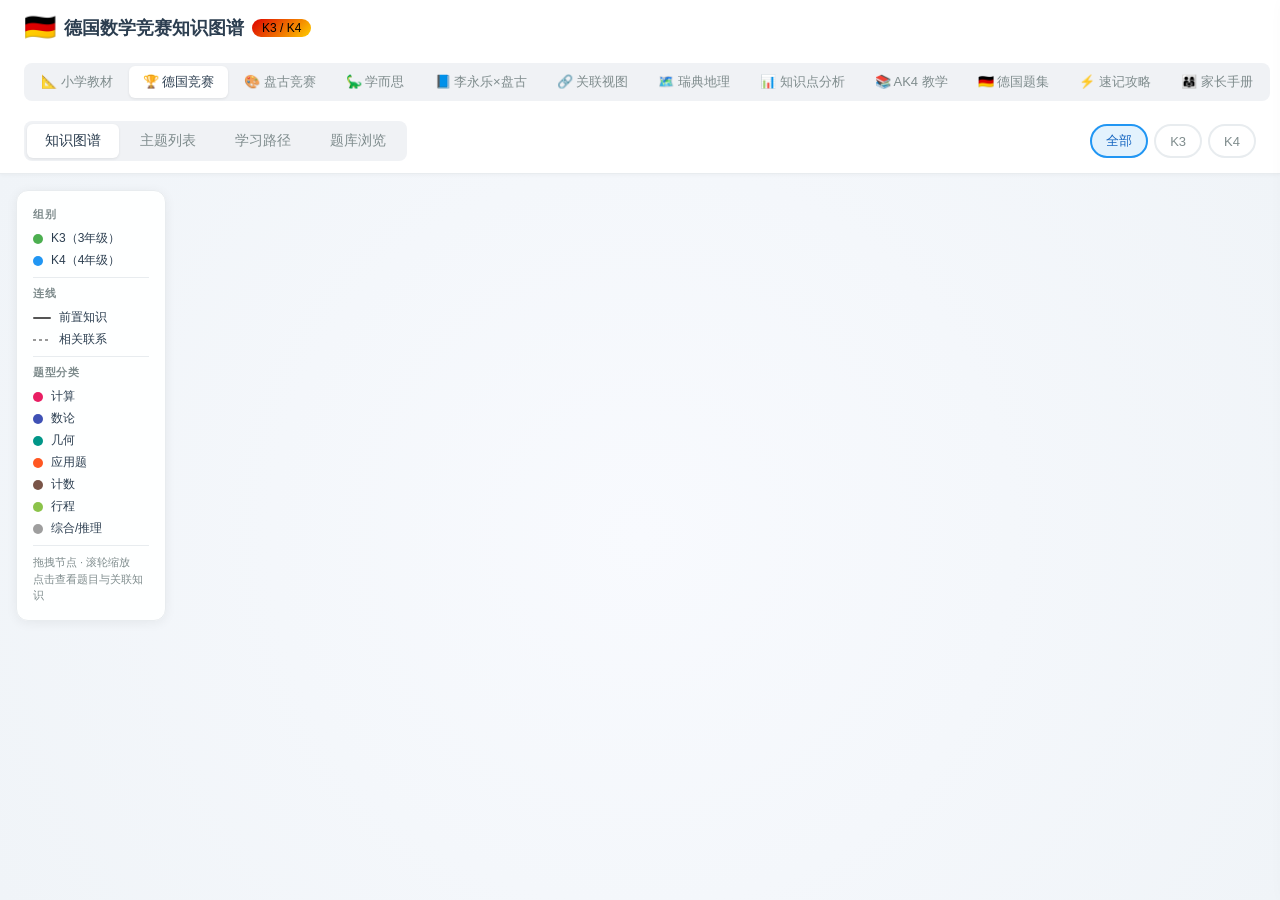
<file: german.html>
<!DOCTYPE html>
<html lang="zh-CN">
<head>
    <meta charset="UTF-8">
    <meta name="viewport" content="width=device-width, initial-scale=1.0">
    <title>德国数学竞赛知识图谱 · K3 / K4</title>
    <script src="https://d3js.org/d3.v7.min.js"></script>
    <link rel="stylesheet" href="style.css">
</head>
<body>
    <div class="app-container">
        <!-- 顶部导航栏 -->
        <header class="header">
            <div class="logo">
                <span class="logo-icon">&#x1F1E9;&#x1F1EA;</span>
                <h1>德国数学竞赛知识图谱</h1>
                <span class="subtitle subtitle-german">K3 / K4</span>
            </div>

            <!-- 图谱切换 -->
            <div class="map-switch">
                <a class="map-switch-btn" href="index.html" title="小学教材知识图谱">
                    &#x1F4D0; 小学教材
                </a>
                <span class="map-switch-btn active">
                    &#x1F3C6; 德国竞赛
                </span>
                <a class="map-switch-btn" href="pangu.html" title="盘古竞赛知识图谱（含中文翻译）">
                    &#x1F3A8; 盘古竞赛
                </a>
                <a class="map-switch-btn" href="xes.html" title="学而思秘籍 1-12 级 238 讲知识链">
                    &#x1F995; 学而思
                </a>
                <a class="map-switch-btn" href="li.html" title="盘古 AK4 知识点 ↔ 李永乐小学数学讲次，附讲解和练习">
                    &#x1F4D8; 李永乐×盘古
                </a>
                <a class="map-switch-btn" href="bridge.html" title="查看图谱之间的关联">
                    &#x1F517; 关联视图
                </a>
                <a class="map-switch-btn" href="sweden-provinces.html" title="瑞典 25 省份记忆地图">
                    &#x1F5FA;&#xFE0F; 瑞典地理
                </a>
                <a class="map-switch-btn" href="knowledge-points.html" title="盘古竞赛知识点深度分析">
                    &#x1F4CA; 知识点分析
                </a>
                <a class="map-switch-btn" href="ak4-knowledge-expand.html" title="AK4 知识点扩展教学 · 原创例题 + 完整解答">
                    &#x1F4DA; AK4 教学
                </a>
                <a class="map-switch-btn" href="german-pangu-ak34.html" title="德国盘古 AK3/4 71 题 · 中德双版带答案">
                    &#x1F1E9;&#x1F1EA; 德国题集
                </a>
                <a class="map-switch-btn" href="german-pangu-ak34-study.html" title="71 题速记攻略 · 25 核心技巧 + 识题信号">
                    &#x26A1; 速记攻略
                </a>
                <a class="map-switch-btn" href="ak4-parent-guide.html" title="家长辅导手册 · 可打印 A4 版">
                    &#x1F468;&#x200D;&#x1F469;&#x200D;&#x1F467; 家长手册
                </a>
            </div>

            <nav class="nav-tabs">
                <button class="tab-btn active" data-view="graph" onclick="switchView('graph')">知识图谱</button>
                <button class="tab-btn" data-view="list" onclick="switchView('list')">主题列表</button>
                <button class="tab-btn" data-view="path" onclick="switchView('path')">学习路径</button>
                <button class="tab-btn" data-view="library" onclick="switchView('library')">题库浏览</button>
            </nav>

            <div class="grade-filter">
                <button class="grade-btn active" data-grade="all" onclick="filterGrade('all')">全部</button>
                <button class="grade-btn" data-grade="3" onclick="filterGrade('3')">K3</button>
                <button class="grade-btn" data-grade="4" onclick="filterGrade('4')">K4</button>
            </div>
        </header>

        <!-- 主内容区 -->
        <main class="main-content">
            <!-- 知识图谱视图 -->
            <div class="view-panel active" id="graph-view">
                <div class="graph-container">
                    <svg id="knowledge-graph"></svg>
                </div>
                <div class="graph-legend">
                    <h3>组别</h3>
                    <div class="legend-item"><span class="dot grade3"></span> K3（3年级）</div>
                    <div class="legend-item"><span class="dot grade4"></span> K4（4年级）</div>
                    <hr>
                    <h3>连线</h3>
                    <div class="legend-item"><span class="line-solid"></span> 前置知识</div>
                    <div class="legend-item"><span class="line-dashed"></span> 相关联系</div>
                    <hr>
                    <h3>题型分类</h3>
                    <div class="legend-item"><span class="dot cat-calc"></span> 计算</div>
                    <div class="legend-item"><span class="dot cat-number"></span> 数论</div>
                    <div class="legend-item"><span class="dot cat-geometry"></span> 几何</div>
                    <div class="legend-item"><span class="dot cat-app"></span> 应用题</div>
                    <div class="legend-item"><span class="dot cat-count"></span> 计数</div>
                    <div class="legend-item"><span class="dot cat-travel"></span> 行程</div>
                    <div class="legend-item"><span class="dot cat-other"></span> 综合/推理</div>
                    <hr>
                    <p class="legend-tip">拖拽节点 · 滚轮缩放<br>点击查看题目与关联知识</p>
                </div>
            </div>

            <!-- 主题列表视图 -->
            <div class="view-panel" id="list-view">
                <div class="list-container" id="knowledge-list"></div>
            </div>

            <!-- 学习路径视图 -->
            <div class="view-panel" id="path-view">
                <div class="path-container" id="learning-paths"></div>
            </div>

            <!-- 题库浏览视图 -->
            <div class="view-panel" id="library-view">
                <div class="library-container" id="problem-library"></div>
            </div>
        </main>

        <!-- 详情面板 -->
        <div class="detail-overlay" id="detail-overlay" onclick="closeDetail()"></div>
        <aside class="detail-panel" id="detail-panel">
            <button class="close-btn" onclick="closeDetail()">&times;</button>
            <div class="detail-content" id="detail-content">
                <div class="empty-state">
                    <p>&#x1F449; 点击知识图谱中的节点查看题目与关联知识</p>
                </div>
            </div>
        </aside>
    </div>

    <script src="german-data.js"></script>
    <script src="data.js"></script>
    <script src="pangu-data.js"></script>
    <script src="german-app.js"></script>
</body>
</html>
</file>
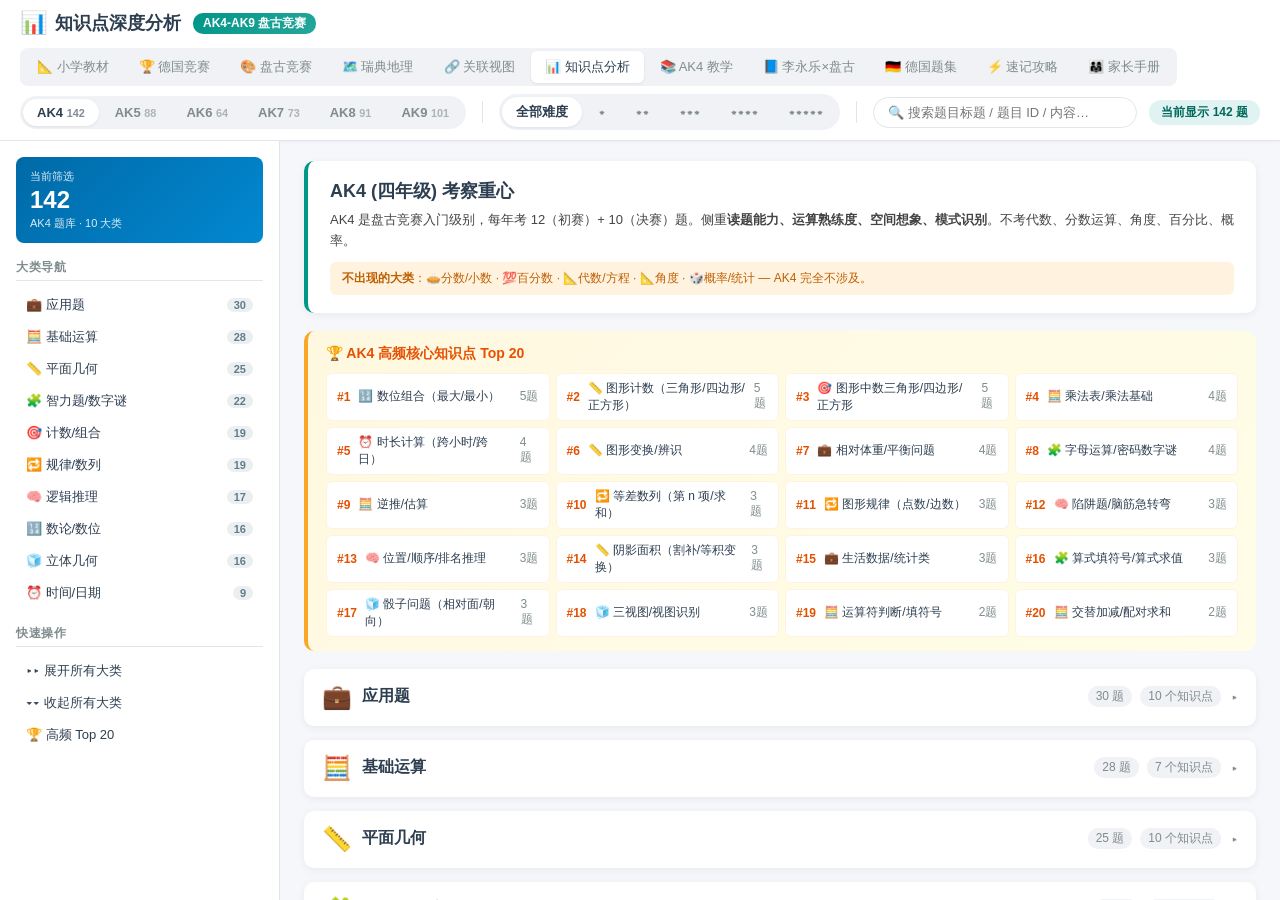
<file: knowledge-points.html>
<!DOCTYPE html>
<html lang="zh-CN">
<head>
<meta charset="UTF-8">
<meta name="viewport" content="width=device-width, initial-scale=1.0">
<title>盘古数学知识点深度分析 · AK4-AK9</title>
<style>
* { box-sizing: border-box; margin: 0; padding: 0; }
:root {
    --bg: #f5f7fa;
    --card: #fff;
    --border: #e2e6ea;
    --text: #2c3e50;
    --muted: #7f8c8d;
    --accent: #009688;
    --accent-dark: #00695C;
    --accent-bg: #e0f2f1;
    --wrong: #e53935;
    --right: #43A047;
    --warning: #F57C00;
    --shadow: 0 2px 8px rgba(0,0,0,.06);
}
html, body { height: 100%; }
body {
    font-family: -apple-system, BlinkMacSystemFont, 'Segoe UI', 'Microsoft YaHei', 'PingFang SC', sans-serif;
    background: var(--bg);
    color: var(--text);
    height: 100vh;
    display: flex;
    flex-direction: column;
    overflow: hidden;
    font-size: 14px;
}
body.size-small  { font-size: 12px; }
body.size-large  { font-size: 16px; }

/* HEADER */
header {
    background: #fff;
    border-bottom: 1px solid var(--border);
    box-shadow: 0 1px 4px rgba(0,0,0,.04);
    padding: 10px 20px;
    display: flex;
    flex-direction: column;
    gap: 8px;
    flex-shrink: 0;
}
.header-row {
    display: flex;
    align-items: center;
    gap: 12px;
    flex-wrap: wrap;
}
h1 {
    font-size: 18px;
    display: flex;
    align-items: center;
    gap: 8px;
    margin: 0;
}
h1 .flag { font-size: 22px; }
.subtitle {
    font-size: 12px;
    background: linear-gradient(135deg, #009688, #26A69A);
    color: #fff;
    padding: 2px 10px;
    border-radius: 10px;
    font-weight: 600;
}
.map-switch {
    display: flex;
    background: #f0f2f5;
    border-radius: 8px;
    padding: 3px;
    gap: 2px;
}
.map-switch a, .map-switch span {
    padding: 7px 14px;
    border-radius: 6px;
    font-size: 13px;
    text-decoration: none;
    color: var(--muted);
    font-weight: 500;
    white-space: nowrap;
}
.map-switch .active {
    background: #fff;
    color: var(--text);
    box-shadow: 0 1px 3px rgba(0,0,0,.08);
}

.grade-switch, .diff-switch {
    display: flex;
    background: #f0f2f5;
    border-radius: 20px;
    padding: 3px;
    gap: 2px;
}
.grade-switch button, .diff-switch button {
    padding: 6px 14px;
    border: none;
    background: transparent;
    border-radius: 16px;
    cursor: pointer;
    font-size: 13px;
    font-weight: 600;
    color: var(--muted);
    white-space: nowrap;
}
.grade-switch button.active, .diff-switch button.active {
    background: #fff;
    color: var(--text);
    box-shadow: 0 1px 3px rgba(0,0,0,.08);
}
.sep { width: 1px; height: 22px; background: var(--border); margin: 0 4px; }

.search-box {
    flex: 1;
    min-width: 180px;
    max-width: 320px;
    padding: 7px 14px;
    border: 1.5px solid var(--border);
    border-radius: 20px;
    font-size: 13px;
    outline: none;
    background: #fff;
    font-family: inherit;
}
.search-box:focus { border-color: var(--accent); }

.counter-pill {
    padding: 4px 12px;
    background: var(--accent-bg);
    color: var(--accent-dark);
    border-radius: 12px;
    font-size: 12px;
    font-weight: 700;
}

/* MAIN LAYOUT */
main {
    flex: 1;
    display: grid;
    grid-template-columns: 280px 1fr;
    gap: 0;
    overflow: hidden;
}
@media (max-width: 900px) {
    main { grid-template-columns: 1fr; }
    .sidebar { display: none; }
}

.sidebar {
    background: #fff;
    border-right: 1px solid var(--border);
    overflow-y: auto;
    padding: 16px;
}
.sidebar h3 {
    font-size: 12px;
    text-transform: uppercase;
    letter-spacing: .5px;
    color: var(--muted);
    margin: 16px 0 8px;
    padding-bottom: 4px;
    border-bottom: 1px solid var(--border);
}
.sidebar h3:first-child { margin-top: 0; }

.cat-nav-item {
    display: flex;
    justify-content: space-between;
    align-items: center;
    padding: 7px 10px;
    border-radius: 6px;
    cursor: pointer;
    font-size: 13px;
    gap: 8px;
    transition: background .15s;
    color: var(--text);
    text-decoration: none;
}
.cat-nav-item:hover { background: #f5f7fa; }
.cat-nav-item.active { background: var(--accent-bg); color: var(--accent-dark); font-weight: 600; }
.cat-nav-item .count {
    background: #eceff1;
    color: #607D8B;
    padding: 1px 7px;
    border-radius: 10px;
    font-size: 11px;
    font-weight: 700;
    flex-shrink: 0;
}
.cat-nav-item.active .count { background: var(--accent-dark); color: #fff; }

.sidebar-stat {
    background: linear-gradient(135deg, #006AA7, #0288D1);
    color: #fff;
    padding: 12px 14px;
    border-radius: 8px;
    margin-bottom: 14px;
}
.sidebar-stat .label { font-size: 11px; opacity: .85; }
.sidebar-stat .big { font-size: 24px; font-weight: 700; margin: 2px 0; }
.sidebar-stat .sub { font-size: 11px; opacity: .85; }

/* CONTENT */
.content {
    overflow-y: auto;
    padding: 20px 24px 60px;
}
.content-inner { max-width: 980px; margin: 0 auto; }

.intro-card {
    background: #fff;
    border-radius: 10px;
    padding: 18px 22px;
    box-shadow: var(--shadow);
    margin-bottom: 18px;
    border-left: 4px solid var(--accent);
}
.intro-card h2 { font-size: 18px; margin-bottom: 6px; }
.intro-card p { font-size: 13px; line-height: 1.65; color: #444; }
.intro-card .missing {
    margin-top: 10px;
    padding: 8px 12px;
    background: #fff3e0;
    border-radius: 6px;
    font-size: 12px;
    color: #BF5F00;
}

.topn-card {
    background: linear-gradient(135deg, #fff8e1, #fffde7);
    border-radius: 10px;
    padding: 14px 18px;
    margin-bottom: 18px;
    border-left: 4px solid #F9A825;
}
.topn-card h3 { font-size: 14px; margin-bottom: 10px; color: #E65100; }
.topn-list {
    display: grid;
    grid-template-columns: repeat(auto-fill, minmax(200px, 1fr));
    gap: 6px;
    font-size: 12px;
}
.topn-item {
    padding: 6px 10px;
    background: #fff;
    border-radius: 6px;
    cursor: pointer;
    display: flex;
    gap: 8px;
    align-items: center;
    border: 1px solid #fff3e0;
}
.topn-item:hover { border-color: #F9A825; }
.topn-item .rank { font-weight: 700; color: #E65100; }
.topn-item .count { color: var(--muted); margin-left: auto; }

/* CATEGORY */
.cat {
    background: #fff;
    border-radius: 10px;
    box-shadow: var(--shadow);
    margin-bottom: 14px;
    overflow: hidden;
}
.cat-header {
    padding: 14px 18px;
    display: flex;
    align-items: center;
    gap: 10px;
    cursor: pointer;
    border-bottom: 1px solid transparent;
    user-select: none;
}
.cat-header:hover { background: #fafcfd; }
.cat.open .cat-header { border-bottom-color: var(--border); }
.cat-header .emoji { font-size: 24px; }
.cat-header .title {
    font-size: 16px;
    font-weight: 700;
    flex: 1;
}
.cat-header .meta {
    display: flex;
    gap: 8px;
    font-size: 12px;
    color: var(--muted);
}
.cat-header .meta span {
    padding: 2px 8px;
    background: #f0f2f5;
    border-radius: 10px;
}
.cat-header .caret { color: var(--muted); font-size: 14px; transition: transform .2s; }
.cat.open .cat-header .caret { transform: rotate(90deg); }

.cat-body { display: none; padding: 14px 18px 18px; }
.cat.open .cat-body { display: block; }

.cat-desc {
    font-size: 13px;
    color: #555;
    line-height: 1.6;
    margin-bottom: 10px;
    padding: 8px 12px;
    background: #fafcfd;
    border-radius: 6px;
    border-left: 3px solid var(--accent);
}
.cat-tip {
    font-size: 12px;
    color: #BF5F00;
    line-height: 1.6;
    margin-bottom: 12px;
    padding: 8px 12px;
    background: #fff3e0;
    border-radius: 6px;
}

.cat-strategies {
    margin: 12px 0;
    padding: 10px 12px;
    background: #f8faff;
    border-radius: 6px;
    border-left: 3px solid #42A5F5;
}
.cat-strategies h4 {
    font-size: 12px;
    color: #1565C0;
    margin-bottom: 6px;
    text-transform: uppercase;
    letter-spacing: .3px;
}
.cat-strategies ul { padding-left: 18px; }
.cat-strategies li {
    font-size: 12px;
    line-height: 1.7;
    color: #333;
}
.cat-strategies code {
    background: #e3f2fd;
    padding: 1px 5px;
    border-radius: 3px;
    font-size: 11px;
}

/* KNOWLEDGE POINT */
.kp {
    border: 1px solid var(--border);
    border-radius: 8px;
    margin-bottom: 6px;
    overflow: hidden;
    background: #fff;
}
.kp-header {
    padding: 8px 12px;
    display: flex;
    align-items: center;
    gap: 8px;
    cursor: pointer;
    user-select: none;
    font-size: 13px;
}
.kp-header:hover { background: #fafcfd; }
.kp.open .kp-header { border-bottom: 1px solid var(--border); background: #fafcfd; }
.kp-header .caret { color: var(--muted); font-size: 11px; width: 10px; transition: transform .2s; }
.kp.open .kp-header .caret { transform: rotate(90deg); }
.kp-header .name { flex: 1; font-weight: 600; }
.kp-header .misc-tag {
    font-size: 10px;
    color: #888;
    background: #f0f2f5;
    padding: 1px 6px;
    border-radius: 8px;
    margin-left: 4px;
}
.kp-header .diff { font-size: 11px; color: var(--warning); margin-right: 6px; }
.kp-header .count {
    background: #eceff1;
    color: #455A64;
    padding: 1px 7px;
    border-radius: 10px;
    font-size: 11px;
    font-weight: 700;
}
.kp-body { display: none; padding: 6px 12px 10px; }
.kp.open .kp-body { display: block; }

/* PROBLEM */
.prob {
    border-left: 3px solid #eee;
    padding: 8px 12px;
    margin: 6px 0;
    background: #fafcfd;
    border-radius: 0 6px 6px 0;
    font-size: 13px;
}
.prob.difficulty-1 { border-left-color: #4CAF50; }
.prob.difficulty-2 { border-left-color: #8BC34A; }
.prob.difficulty-3 { border-left-color: #FFC107; }
.prob.difficulty-4 { border-left-color: #FF9800; }
.prob.difficulty-5 { border-left-color: #F44336; }

.prob-head {
    display: flex;
    align-items: center;
    gap: 8px;
    cursor: pointer;
    user-select: none;
    font-weight: 600;
}
.prob-head:hover { color: var(--accent); }
.prob-head .stars { color: var(--warning); font-size: 11px; letter-spacing: 1px; }
.prob-head .id {
    font-family: 'SF Mono', Consolas, monospace;
    font-size: 11px;
    color: var(--muted);
    background: #fff;
    padding: 1px 6px;
    border-radius: 3px;
    border: 1px solid #eee;
}
.prob-head .meta { color: var(--muted); font-size: 11px; font-weight: 400; margin-left: auto; }
.prob-head .caret { color: var(--muted); font-size: 11px; width: 10px; }
.prob.open .prob-head .caret { transform: rotate(90deg); }

.prob-body { display: none; margin-top: 8px; padding-top: 8px; border-top: 1px dashed #ddd; }
.prob.open .prob-body { display: block; }

.prob-question {
    font-size: 13px;
    line-height: 1.65;
    color: #333;
    margin-bottom: 8px;
    padding: 8px 10px;
    background: #fff;
    border-radius: 4px;
    white-space: pre-wrap;
}
.prob-options {
    margin: 6px 0;
    font-size: 12px;
    display: flex;
    flex-wrap: wrap;
    gap: 6px;
}
.prob-opt {
    padding: 3px 10px;
    background: #fff;
    border: 1px solid #eee;
    border-radius: 12px;
}
.prob-opt.correct {
    background: #e8f5e9;
    color: #1B5E20;
    border-color: #a5d6a7;
    font-weight: 700;
}
.prob-answer {
    display: inline-block;
    padding: 3px 10px;
    background: #c8e6c9;
    color: #1B5E20;
    border-radius: 4px;
    font-size: 12px;
    font-weight: 700;
    margin: 4px 6px 4px 0;
}
.prob-hint {
    background: #fff8e1;
    border-left: 3px solid #F9A825;
    padding: 7px 10px;
    border-radius: 0 4px 4px 0;
    font-size: 12px;
    line-height: 1.55;
    color: #4E342E;
    margin-top: 6px;
    white-space: pre-wrap;
}

.hidden { display: none !important; }

.empty-state {
    text-align: center;
    padding: 50px 20px;
    color: var(--muted);
}

.loading {
    text-align: center;
    padding: 80px 20px;
    color: var(--muted);
    font-size: 15px;
}

/* TEXTBOOK LINK CARDS */
.textbook-section {
    margin-top: 12px;
    padding: 10px 12px;
    background: linear-gradient(135deg, #f3e5f5, #fce4ec);
    border-radius: 6px;
    border-left: 3px solid #9C27B0;
}
.textbook-section h4 {
    font-size: 12px;
    color: #6A1B9A;
    margin-bottom: 6px;
    text-transform: uppercase;
    letter-spacing: .3px;
}
.textbook-section .no-match {
    font-size: 12px;
    color: #999;
    font-style: italic;
}
.tb-item {
    background: #fff;
    border-radius: 6px;
    margin: 6px 0;
    overflow: hidden;
    border: 1px solid #e8d5ec;
}
.tb-head {
    padding: 7px 10px;
    display: flex;
    align-items: center;
    gap: 6px;
    cursor: pointer;
    user-select: none;
    font-size: 12px;
}
.tb-head:hover { background: #faf5fc; }
.tb-item.open .tb-head { background: #f8edfa; border-bottom: 1px solid #e8d5ec; }
.tb-head .caret { color: #9C27B0; font-size: 10px; width: 10px; transition: transform .2s; }
.tb-item.open .tb-head .caret { transform: rotate(90deg); }
.tb-head .grade-badge {
    display: inline-block;
    padding: 1px 7px;
    border-radius: 10px;
    font-size: 10px;
    font-weight: 700;
    color: #fff;
    flex-shrink: 0;
}
.tb-head .grade-3 { background: #4CAF50; }
.tb-head .grade-4 { background: #2196F3; }
.tb-head .grade-5 { background: #FF9800; }
.tb-head .grade-6 { background: #9C27B0; }
.tb-head .name { flex: 1; font-weight: 600; color: #333; }
.tb-head .lectures {
    font-size: 10px;
    color: #999;
    background: #f0f2f5;
    padding: 1px 6px;
    border-radius: 8px;
}
.tb-body { display: none; padding: 8px 12px 10px; font-size: 12px; }
.tb-item.open .tb-body { display: block; }
.tb-desc { color: #555; line-height: 1.6; margin-bottom: 8px; }
.tb-sect { margin: 8px 0; }
.tb-sect-title {
    font-size: 11px;
    font-weight: 700;
    color: #6A1B9A;
    margin-bottom: 4px;
    text-transform: uppercase;
    letter-spacing: .3px;
}
.tb-sect ul { padding-left: 18px; margin: 2px 0; }
.tb-sect li { line-height: 1.65; color: #333; margin-bottom: 2px; }
.tb-example {
    background: #f8faff;
    border-left: 2px solid #42A5F5;
    padding: 6px 10px;
    margin: 4px 0;
    border-radius: 0 4px 4px 0;
}
.tb-example b { color: #1565C0; }
.tb-example-sol {
    color: #555;
    margin-top: 3px;
    font-size: 11px;
    line-height: 1.65;
}
.tb-exercise {
    padding: 4px 10px;
    background: #fffde7;
    border-left: 2px solid #F9A825;
    margin: 3px 0;
    border-radius: 0 4px 4px 0;
    color: #4E342E;
    line-height: 1.55;
}
.tb-tip { color: #666; font-size: 11px; line-height: 1.6; }

/* Scrollbar polish */
.sidebar::-webkit-scrollbar, .content::-webkit-scrollbar { width: 8px; }
.sidebar::-webkit-scrollbar-thumb, .content::-webkit-scrollbar-thumb {
    background: #cfd8dc; border-radius: 4px;
}
</style>
</head>
<body>

<header>
    <div class="header-row">
        <h1><span class="flag">📊</span> 知识点深度分析</h1>
        <span class="subtitle">AK4-AK9 盘古竞赛</span>
        <div class="map-switch">
            <a href="index.html">📐 小学教材</a>
            <a href="german.html">🏆 德国竞赛</a>
            <a href="pangu.html">🎨 盘古竞赛</a>
            <a href="sweden-provinces.html">🗺️ 瑞典地理</a>
            <a href="bridge.html">🔗 关联视图</a>
            <span class="active">📊 知识点分析</span>
            <a href="ak4-knowledge-expand.html">📚 AK4 教学</a>
            <a href="li.html">📘 李永乐×盘古</a>
            <a href="german-pangu-ak34.html">🇩🇪 德国题集</a>
            <a href="german-pangu-ak34-study.html">⚡ 速记攻略</a>
            <a href="ak4-parent-guide.html">👨‍👩‍👧 家长手册</a>
        </div>
    </div>
    <div class="header-row">
        <div class="grade-switch" id="grade-switch">
            <!-- buttons generated by JS -->
        </div>
        <div class="sep"></div>
        <div class="diff-switch" id="diff-switch">
            <button data-diff="all" class="active">全部难度</button>
            <button data-diff="1">⋆</button>
            <button data-diff="2">⋆⋆</button>
            <button data-diff="3">⋆⋆⋆</button>
            <button data-diff="4">⋆⋆⋆⋆</button>
            <button data-diff="5">⋆⋆⋆⋆⋆</button>
        </div>
        <div class="sep"></div>
        <input class="search-box" id="search" placeholder="🔍 搜索题目标题 / 题目 ID / 内容…" autocomplete="off">
        <div class="counter-pill" id="counter">加载中…</div>
    </div>
</header>

<main>
    <aside class="sidebar">
        <div class="sidebar-stat" id="sidebar-stat">
            <div class="label">当前筛选</div>
            <div class="big" id="stat-total">—</div>
            <div class="sub" id="stat-sub">题库题数</div>
        </div>
        <h3>大类导航</h3>
        <div id="cat-nav"></div>
        <h3>快速操作</h3>
        <a class="cat-nav-item" onclick="expandAllCats()">▸▸ 展开所有大类</a>
        <a class="cat-nav-item" onclick="collapseAllCats()">▾▾ 收起所有大类</a>
        <a class="cat-nav-item" onclick="scrollToTopN()">🏆 高频 Top 20</a>
    </aside>

    <section class="content">
        <div class="content-inner" id="main-content">
            <div class="loading">⏳ 加载 pangu-data.js 中…</div>
        </div>
    </section>
</main>

<!-- Load textbook data first (knowledgeNodes) + Pangu data (panguNodes, panguProblems) -->
<script src="data.js"></script>
<script src="pangu-data.js"></script>

<script>
// ===================== TOPIC META =====================
// Must mirror _tools/knowledge_report.js (same clustering rules).
const TOPIC_META = [
    {
        key: 'pangu_calc', label: '基础运算', emoji: '🧮',
        desc: '四则运算、运算顺序、速算技巧、单位换算、以及运算的陷阱题',
        strategies: [
            '<b>运算顺序</b>：括号 → 乘除 → 加减；同级从左到右',
            '<b>速算技巧</b>：配对消项（1−2+3−4+… 两两配对），凑整法（25×4、125×8），逆运算补数',
            '<b>单位换算</b>：时间（1时=60分=3600秒）、长度（m/cm/mm/km）、体积（L/ml/dl）、重量（kg/g）',
            '<b>陷阱警觉</b>：读清"从 A 中减 B"的方向、"是 A 的几倍" vs "比 A 多几倍"',
            '<b>估算验证</b>：答案与数量级是否合理'
        ],
        clusters: [
            { name: '交替加减/配对求和', patterns: [/交替/, /正负/, /加减$/, /\+\s*\d+\s*-\s*\d+/, /望远/] },
            { name: '等差连加（1+3+…）', patterns: [/\d+\+\d+\+[.…]/, /\d+\+\d+\+\d+\+/, /奇数.*求和/, /奇数.*之和/, /偶数.*求和/, /连.*加/, /1\.\.1000/] },
            { name: '多步混合运算', patterns: [/算式求值/, /算式谜/, /和中减/, /两数之和/, /两数的[商和差积]/, /算式/, /计算 ?\d/, /值$/, /从.*中.*减/] },
            { name: '单位换算', patterns: [/换算/, /\d+ ?(ml|L|cm|m|km|kg|g|分钟|秒|小时|dl)/, /升.*ml/, /\d+ ?升/, /千克|公斤/] },
            { name: '运算符判断/填符号', patterns: [/运算符/, /填符号/, /填.*运算/, /\?/, /□/, /^.*\?.*=/] },
            { name: '乘法表/乘法基础', patterns: [/乘法/, /乘积/, /\d+×\d+/, /\d+ ?[·\.] ?\d+/, /倒数|逆运算/] },
            { name: '逆推/估算', patterns: [/估算/, /大约/, /量级/, /逆推/, /倒推/, /结果.*是/, /\?.*=/] },
        ]
    },
    {
        key: 'pangu_number', label: '数论/数位', emoji: '🔢',
        desc: '整数的数位结构、整除性、奇偶、回文、位数计数、特殊数的构造',
        strategies: [
            '<b>数位表示</b>：三位数 abc = 100a+10b+c，拆开可做代数运算',
            '<b>整除规则</b>：2（末位偶）、3（数字和被3整除）、5（末位0或5）、9（数字和被9整除）、11（奇位和−偶位和被11整除）',
            '<b>最大/最小数</b>：大数把大数字放高位，小数把大数字放低位，首位不能为 0',
            '<b>回文数</b>：abc...cba，中间对称',
            '<b>位数计数</b>：n 位数共 9×10^(n-1) 个（首位 1-9，其余 0-9）',
            '<b>奇偶性</b>：和的奇偶 = 奇数个数的奇偶；积只要有偶数就是偶数'
        ],
        clusters: [
            { name: '整除/数字和', patterns: [/整除/, /数字和/, /被 ?\d+ ?整除/, /的倍数/, /除以.*余/, /mod/] },
            { name: '数位组合（最大/最小）', patterns: [/最[大小]/, /位数.*和/, /几位数/, /数位/, /数字组成/, /\d+ ?位数/, /位数描述/] },
            { name: '回文数/对称数', patterns: [/回文/, /对称数/, /镜数/] },
            { name: '位数计数', patterns: [/几位/, /多少个数/, /\d位数/, /位数.*个数/, /\d+..\d+.*几个|\d+..\d+.*多少/, /共用.*数字/, /连位数/] },
            { name: '数轴/定位', patterns: [/数轴/, /箭头/, /位置数/] },
            { name: '两数关系（和/差/积）', patterns: [/两.*数的|两数的|两邻|相邻.*数.*(和|差|积|乘积)|两.*乘积/, /\d+ ?[+\-×÷] ?\d+.*求|求 ?.*和$|求 ?.*差$/] },
            { name: '质数/合数/因数倍数', patterns: [/质数/, /素数/, /因数/, /因子/, /约数/, /倍数/, /公倍数|公约数|最[大小]公/] },
            { name: '阶乘/幂运算/符号代数', patterns: [/阶乘|!\s*(mod|\+)/, /\^-?\d|\d\^|指数|[0-9]\.[0-9]\)\^/, /◇|□|♠|♥|♣|♦/, /同形代同数/, /符号代/] },
            { name: '古数/非十进制表达', patterns: [/亿|万|零/, /中文数/, /罗马数/, /二进制/] },
        ]
    },
    {
        key: 'pangu_fraction', label: '分数/小数', emoji: '🥧',
        desc: '分数的意义、通分约分、分数四则、分数与小数转换、分数应用',
        strategies: [
            '<b>比较大小</b>：通分到同分母，或都化为小数；交叉相乘比较 a/b vs c/d：ad vs bc',
            '<b>分数单位</b>：n/d 表示 n 份 d 分之一',
            '<b>单位1</b>：题目里"的"字前面的量通常是单位 1',
            '<b>运算</b>：加减先通分；乘法分子乘分子；除法乘以倒数',
            '<b>倍比关系</b>：A 是 B 的 2/5 → A/B = 2/5；若 B=10，A=4'
        ],
        clusters: [
            { name: '分数的比较与大小', patterns: [/比大小/, /[大小]于.*分数|分数.*[大小]于/, /之间的分数/, /中间.*分数/, /\d+\/\d+.*\d+\/\d+/] },
            { name: '分数单位与运算', patterns: [/分数.*运算|分数.*乘|分数.*除|分数.*加|分数.*减/, /[加减乘除].*分数/, /\d\/\d/, /约分/, /通分/] },
            { name: '分数应用（求整体/部分）', patterns: [/几分之几/, /的 ?\d+\/\d+/, /剩下/, /用了.*分/, /\d+\/\d+.*用/] },
            { name: '小数运算', patterns: [/小数/, /\d+\.\d+/, /0\.\d+/] },
            { name: '阴影面积占比（分数）', patterns: [/阴影.*占|白色.*占|占.*几/, /阴影.*比例|阴影比/, /占比$/] },
            { name: '折纸/倍半/比值', patterns: [/对折/, /折 ?\d+ ?次/, /倍$|几倍/] },
            { name: '表达式求最值', patterns: [/表达式.*最[大小]|求.*最[大小]值|最[大小]值$/] },
        ]
    },
    {
        key: 'pangu_percent', label: '百分数', emoji: '💯',
        desc: '百分比的意义、涨跌恢复、复合变化、浓度问题',
        strategies: [
            '<b>百分数即分数</b>：50% = 1/2',
            '<b>涨跌不对消</b>：+20% 后 −20% ≠ 0，实际 1.2×0.8 = 0.96',
            '<b>恢复原价</b>：涨 X% 后要恢复，需降 X/(100+X) ×100%',
            '<b>浓度</b>：溶质 / 溶液 × 100%，混合用加权平均'
        ],
        clusters: [
            { name: '涨跌百分比/恢复原价', patterns: [/涨/, /降/, /跌/, /折/, /涨价/, /涨幅/, /恢复/, /%.*%/, /-\d+%|\+\d+%|\-20%|-50%/, /夹克.*%/] },
            { name: '复合百分比变化（股票类）', patterns: [/\d+%.*\d+%/, /先.*再.*%/, /连续.*%/, /股票.*%|股票.*跌|股票.*涨/] },
            { name: '浓度/含量比例', patterns: [/浓度/, /含量/, /盐水/, /糖水/, /占.*%/, /占比/, /混合.*含/] },
            { name: '面积占比（百分比）', patterns: [/面积.*%|%.*面积|面积.*百分/, /百分比.*正方|正方.*百分/, /覆盖.*%/] },
            { name: '人数比例/统计百分比', patterns: [/\d+%.*人|%.*有多少|%.*学生|%.*同学|国考.*%/, /\d+%.*占|占.*%/] },
        ]
    },
    {
        key: 'pangu_algebra', label: '代数/方程', emoji: '📐',
        desc: '设未知数、列方程、代数式求值、方程组、恒等变形',
        strategies: [
            '<b>设元原则</b>：设出题目最终要求的量（直接设），或设最小的量（间接设）',
            '<b>列方程三要素</b>：等量关系、未知数、方程',
            '<b>平衡问题</b>：把一端的 X 个 A = 另一端的 Y 个 B 转化为比例',
            '<b>恒等式</b>：(a+b)² = a²+2ab+b²；a²−b² = (a+b)(a−b)',
            '<b>代入消元</b>：方程组中用一式表示一个变量代入另一式'
        ],
        clusters: [
            { name: '一元/二元方程', patterns: [/方程/, /设.*为.*x/, /等于.*求/, /\+\d+.*=.*求/] },
            { name: '代数式求值/化简', patterns: [/求值/, /化简/, /表达式/, /代数式/, /求 ?x$/, /求 ?[a-z]$/, /计算.*式/] },
            { name: '天平/平衡问题', patterns: [/天平/, /平衡/, /称重/, /砝码/, /跷跷板/] },
            { name: '恒等式/完全平方/差积', patterns: [/a\+b|a-b|a²|a\^2|平方和|差.*平方|a·b|a×b|AB|AB=|a\+b=/, /\(.*\)²|\(.*\)\^2/] },
            { name: '比例/倍比问题', patterns: [/倍.*关系/, /比例/, /:[0-9]/, /\d+:\d+/, /几倍|是.*倍/] },
            { name: '数列第 n 项/等差求和', patterns: [/第 ?\d+ ?项/, /第\s*n/, /下一项/, /第 ?\d+ ?个/, /\d+\+\d+\+[.…]/, /\d+\+\d+\+\d+\+/, /奇数.*求和|奇数.*之和|偶数.*求和/, /连 ?加|1\+2\+3/, /等差/, /1\.\.1000|1\.\.\d+/] },
            { name: '鸡兔同笼类（变形）', patterns: [/鸡兔|笼子/, /腿.*头|头.*脚|轮.*辆|车.*轮|头.*腿|脚.*头/, /几只.*几只|多少只.*多少只/, /\d+ ?[辆车只].*\d+ ?轮/, /\d+ 头.*\d+ 只/] },
            { name: '平均数问题', patterns: [/平均/, /均值/, /平均 ?\d+/, /平均.*求/] },
            { name: '符号代数/图形代数', patterns: [/♠|♥|♣|♦|◇|□(.*=|.*求)|★/, /同形代同数|符号.*代.*数|同一字母|同形|用.*代替/] },
            { name: '年龄问题', patterns: [/年龄|岁$|\d+ ?岁|岁数|年前|年后|比.*大.*岁|比.*小.*岁|祖孙|父子|兄弟.*岁/] },
            { name: '最值问题（求最大/最小）', patterns: [/A\+B=.*求.*最[大小]|最[大小]值|求.*最[大小]/, /两数积.*最/] },
        ]
    },
    {
        key: 'pangu_geom', label: '平面几何', emoji: '📏',
        desc: '面积、周长、阴影面积、图形计数、相似变换、几何构造',
        strategies: [
            '<b>阴影面积</b>：整体减空白；割补拼合；旋转/平移把阴影聚拢',
            '<b>面积公式</b>：三角形 ½bh；平行四边形 bh；梯形 ½(a+b)h；圆 πr²',
            '<b>三角形计数</b>：按大小/方向分类，不漏不重',
            '<b>中位线定理</b>：三角形中位线 = 底边的 ½，且平行',
            '<b>面积比 = 相似比²</b>',
            '<b>勾股</b>：直角三角形 a² + b² = c²'
        ],
        clusters: [
            { name: '阴影面积（割补/等积变换）', patterns: [/阴影/, /阴影面积/, /阴影部分/, /灰色.*面积|灰色区域|灰色三角形/, /涂绿|涂色.*面积/, /覆盖.*面积/] },
            { name: '图形计数（三角形/四边形/正方形）', patterns: [/三角形.*数|数.*三角形/, /几个三角形/, /四边形.*数|多少正方形|找.*正方形|正方形.*种类/, /点阵.*正方/, /图中.*图形/] },
            { name: '周长问题', patterns: [/周长/, /绕.*一圈|绕图|沿.*长度|绳.*长|绕.*长/, /周长.*正方|正方.*周长/] },
            { name: '面积比较/比值', patterns: [/面积比/, /面积.*比/, /倍面积/, /几倍面积/, /面积.*大小/] },
            { name: '矩形/正方形拼接', patterns: [/拼成/, /拼接/, /矩形|正方形.*拼/, /由.*正方形/, /L ?形.*拼/, /\d+ ?相同.*拼/, /\d+ ?正方形拼|\d+ 矩形拼/] },
            { name: '中点/中线', patterns: [/中点/, /中线/, /中位线/, /均匀.*中点/, /中线.*求/] },
            { name: '圆与扇形', patterns: [/圆/, /扇形/, /半圆/, /弧/, /车轮.*转|轮子转/] },
            { name: '勾股/直角三角形', patterns: [/直角/, /勾股/, /斜边/] },
            { name: '相似/全等/反射对称', patterns: [/相似/, /全等/, /镜像|反射|对称/, /折成|折起/, /折叠/] },
            { name: '几何构造（选边/能否构成）', patterns: [/选.*拼.*三角形|选.*构成|能否构成|三角形不等|三角形三边|第三边|三边长|木棒.*三角/, /连续 ?\d+ ?整数关系/] },
            { name: '网格/格子路径', patterns: [/方格.*路径|网格路径|格路|格子.*路|Mario.*方格/] },
            { name: '图形变换/辨识', patterns: [/找.*不同|找出.*图|印章.*图|不同的图|图形匹配|图形放大|不同之处|图形种类/] },
        ]
    },
    {
        key: 'pangu_solid', label: '立体几何', emoji: '🧊',
        desc: '立方体、长方体、骰子、展开图、三视图、涂色与切割',
        strategies: [
            '<b>骰子</b>：相对面之和 = 7（1↔6、2↔5、3↔4）',
            '<b>展开图</b>：11 种正方体展开图，相邻面相邻、相对面隔一个',
            '<b>三视图</b>：主、左、俯',
            '<b>涂色切割</b>：n³ 块中，角 8 块（三面）、棱 12(n−2) 块（两面）、面 6(n−2)² 块（一面）、内 (n−2)³ 块（无色）'
        ],
        clusters: [
            { name: '骰子问题（相对面/朝向）', patterns: [/骰子/, /色子/, /点数.*骰|骰.*点数/] },
            { name: '展开图与还原', patterns: [/展开图/, /展开/, /折[成起]/, /能否折成/, /折 立方|折立方/] },
            { name: '三视图/视图识别', patterns: [/视图/, /正视|俯视|侧视|左视/, /三视/, /字母.*视|字母.*俯/] },
            { name: '立方体切割/涂色', patterns: [/切割/, /涂色.*立方|涂色.*方块|立方.*涂/, /切成/, /小方块/, /小立方/, /\d×\d×\d.*涂|\d*×\d*×\d.*切/] },
            { name: '表面积/体积计算', patterns: [/表面积/, /体积/, /容积/, /涂面积/] },
            { name: '补全立体/缺块', patterns: [/补全/, /缺.*块/, /缺.*方块/, /补立方|补.*方块/, /缺.*立方|空缺.*块/] },
            { name: '立体堆叠/拼接', patterns: [/堆/, /叠/, /堆积/, /堆放/, /拼成.*立方|拼立方|60 ?立方体|\d+ ?立方.*拼|拼.*长方/, /装 ?立方|立方.*装/] },
            { name: '最大内切球/最大圆柱', patterns: [/内切|最大.*球|最大.*圆柱|球.*半径.*长方/] },
            { name: '蚂蚁/路径（立体上）', patterns: [/蚂蚁.*立方|蚂蚁.*方块|蚂蚁.*爬/] },
        ]
    },
    {
        key: 'pangu_angle', label: '角度', emoji: '📐',
        desc: '角的度量、三角形与多边形内角、等腰等边角特性、钟表角',
        strategies: [
            '<b>三角形内角和</b>：180°',
            '<b>n 边形内角和</b>：(n−2)×180°',
            '<b>等腰三角形</b>：两底角相等；等边 60°',
            '<b>外角 = 不相邻两内角之和</b>',
            '<b>平行线</b>：同位角、内错角相等；同旁内角互补',
            '<b>钟表角</b>：时针 30°/时、0.5°/分；分针 6°/分；夹角 |30H − 5.5M|'
        ],
        clusters: [
            { name: '等腰/等边角计算', patterns: [/等腰/, /等边/, /等腰等边/, /等腰[^，]*等腰/, /五边形.*角|正方形.*角/] },
            { name: '多边形内角和', patterns: [/多边形/, /内角和/, /\d+ ?边形/, /α\+β\+γ|α+β/] },
            { name: '三角形角比例/中线', patterns: [/角比|比.*求 ?C|角 ?\d:\d/, /ABC.*角|三角形.*角/, /中线|中位/, /\d+:\d+:\d+/, /2x\+3x|求 ?x$/] },
            { name: '钟表时针分针夹角', patterns: [/时针/, /分针/, /钟面|钟表.*角|时.*分.*夹角|16:00/] },
            { name: '外角/平行线角', patterns: [/外角/, /平行线/, /同位角|内错角/] },
            { name: '求任意角 b/c（综合）', patterns: [/求 ?[bcdm] ?角|求 ?[bcdm]$|求 ?v ?角|求 ?v$|a=\d+.*求|m\+n|求.*角|找角度/] },
        ]
    },
    {
        key: 'pangu_count', label: '计数/组合', emoji: '🎯',
        desc: '加法/乘法原理、排列组合、路径计数、图形计数、容斥',
        strategies: [
            '<b>加法原理（分类）</b>：若干类方法 → 加起来',
            '<b>乘法原理（分步）</b>：若干步 → 乘起来',
            '<b>路径计数</b>：只能右/下走的网格路径 = C(m+n, m)',
            '<b>排列 vs 组合</b>：顺序重要 vs 不重要',
            '<b>容斥</b>：|A∪B| = |A|+|B|−|A∩B|',
            '<b>图形计数</b>：按大小/位置/方向分类枚举'
        ],
        clusters: [
            { name: '路径计数', patterns: [/路径/, /路线/, /走法/, /几种走/, /路.*几种/, /网格.*走|格子.*走/] },
            { name: '选法/组合', patterns: [/选法/, /几种选/, /从.*中选/, /取 ?\d+/, /选 ?\d+ ?[从个]/] },
            { name: '排列（顺序相关）', patterns: [/排列/, /排法/, /站队/, /几种排/, /顺序/, /中间者|排在.*中间/] },
            { name: '图形中数三角形/四边形/正方形', patterns: [/图中.*三角形|三角形.*图/, /图中.*四边形|找.*四边形/, /几个三角形/, /数.*三角形/, /图.*正方形|找正方形|正方形.*种类|点阵.*正方形/, /多少正方形/] },
            { name: '容斥（至少/至多）', patterns: [/至少/, /至多/, /都不/, /同时/, /\d+%.*\d+%.*双|两者皆/] },
            { name: '涂色方案数', patterns: [/涂色方案|涂.*几种|染色|有多少涂法|着色/] },
            { name: '握手/比赛场次', patterns: [/握手/, /比赛/, /场次/, /两两/, /兄妹|姐妹.*认识/] },
            { name: '编号/数字串计数', patterns: [/编号|数字串|密码/, /位回文.*个数|位数.*有多少/, /多少个数|有多少数/, /\d位数.*多少/] },
            { name: '连成/连写（位数计数）', patterns: [/连位数|连成.*大数|按顺序连/, /1\.\.\d+ ?连/, /连写.*数字|数字.*连写/] },
            { name: '立方体/长方体拼法', patterns: [/长方体.*拼|立方体.*拼|多少种长方体|多少种立方/] },
            { name: '书页/印刷数字计数', patterns: [/书页|页码.*数字|位数.*书|印刷.*数字/, /数字.*书页/] },
            { name: '幻方填数', patterns: [/幻方|3×3 ?[^.]+填|填数 ?\d/, /3×3.*方格.*填/] },
        ]
    },
    {
        key: 'pangu_pattern', label: '规律/数列', emoji: '🔁',
        desc: '找规律、等差等比、周期、图形规律、递推',
        strategies: [
            '<b>等差</b>：公差 d，第 n 项 = a₁+(n−1)d；前 n 项和 = n(a₁+aₙ)/2',
            '<b>等比</b>：公比 r，第 n 项 = a₁×r^(n−1)',
            '<b>周期</b>：找周期长度 T，第 n 个 = 第 (n mod T) 个',
            '<b>图形规律</b>：观察增量，常也是数列',
            '<b>递推</b>：斐波那契 aₙ = aₙ₋₁ + aₙ₋₂'
        ],
        clusters: [
            { name: '等差数列（第 n 项/求和）', patterns: [/等差/, /\d+,\d+,\d+/, /第 ?\d+ ?项/, /前 ?\d+ ?[项个]和/, /\d+\+\d+\+[.…]/, /奇数.*求和|奇数.*之和/, /连.*加/, /1\+2\+3|1\.\.1000|1\.\.n/, /\d+..\d+.*和/] },
            { name: '等比/倍增数列', patterns: [/等比/, /倍增/, /翻倍/, /\d+,\d+,\d+.*倍/, /下一项.*倍/] },
            { name: '周期循环规律', patterns: [/循环/, /周期/, /\d+色.*第/, /第 ?\d+ ?[个张]/, /第 ?\d+ ?星期/] },
            { name: '图形规律（点数/边数）', patterns: [/第 ?\d+ ?张图/, /第 ?\d+ ?个图/, /点数/, /图形.*数/, /串珠.*剩/, /第 ?\d+.*有多少/] },
            { name: '斐波那契/递推', patterns: [/斐波那契/, /兔子.*繁殖/, /上一个.*下一个/, /1,1,2,3,5|跳台阶|青蛙.*跳/] },
            { name: '交替/变号规律', patterns: [/交替|交错|正负|望远/, /B-A|A-B.*图/] },
            { name: '图形变换规律（镜像/旋转）', patterns: [/镜像/, /旋转.*图|转.*图/, /右倍下半|下半.*图/] },
            { name: '数字规律（三角形数/方阵数）', patterns: [/三角形数|方阵数|三角数|数字金字塔|数字塔|金字塔/, /A\+B.*三角|三角.*A\+B/, /数字 1-10|数字金字/] },
            { name: '找缺失/找规律（三选一）', patterns: [/找规律|找.*缺失|缺失.*和|识别模式|识别规律|找 ?\?|数列.*下一项|数列下一/] },
        ]
    },
    {
        key: 'pangu_logic', label: '逻辑推理', emoji: '🧠',
        desc: '真假话、假设法、排除法、鸽巢原理、匹配问题',
        strategies: [
            '<b>假设法</b>：假设某人说真话 → 推演能否自洽',
            '<b>真假话型</b>：n 人中 k 真 n−k 假，列表遍历',
            '<b>排除法</b>：选项互斥时，排除掉的就是答案',
            '<b>鸽巢</b>：n+1 个苹果放 n 个抽屉，至少一个抽屉有≥2 个',
            '<b>最不利情形</b>：假设最坏情况算最少次数',
            '<b>匹配表</b>：画人×属性的 ✓/✗ 表格'
        ],
        clusters: [
            { name: '真假话推理', patterns: [/真话|说谎|真.*假|谎话|真话假话|真\(假\)/, /唯一.*真|唯一.*假|只.*真.*|真.*真.*假/, /真假各一/] },
            { name: '鸽巢原理（最少/至少）', patterns: [/至少|最少|保证.*有/, /同生日|生日.*至少/, /帽子.*最少/] },
            { name: '位置/顺序/排名推理', patterns: [/顺序|排在|第 ?\d+ ?名|名次|第几|排在.*名|中间者|排列顺序/] },
            { name: '陷阱题/脑筋急转弯', patterns: [/陷阱/, /年龄.*无关|无法求解/, /脑筋/, /农民|冬眠.*年龄/, /自指|自我指涉/] },
            { name: '匹配推理（谁拿什么）', patterns: [/谁.*谁|分别|各.*一个|配对|对应/, /各有.*姐妹|各.*兄弟|各.*几|球衣号/] },
            { name: '最少/最大年龄综合推理', patterns: [/最 ?[大小]|年龄.*最|.* ?孩子.*最小|.*谁.*最大|.*谁.*最小/, /最大.*谁|最小.*谁/] },
            { name: '时间/先后推理', patterns: [/先.*后|提前|推迟.*几|顺序.*比赛|时间.*名次/, /跳远.*第|比赛.*先/] },
        ]
    },
    {
        key: 'pangu_puzzle', label: '智力题/数字谜', emoji: '🧩',
        desc: '字母运算、填数、幻方、拼图、脑筋急转弯',
        strategies: [
            '<b>字母运算</b>：从个位开始分析进位；相同字母 = 相同数字；首位不能为 0',
            '<b>幻方</b>：n×n 幻方每行列对角和 = n(n²+1)/2；3×3 幻和 15',
            '<b>填数</b>：从约束最多的位置开始',
            '<b>倒推</b>：从目标状态反推初始状态',
            '<b>穷举剪枝</b>：枚举少量情况，剪掉不合理的'
        ],
        clusters: [
            { name: '字母运算/密码数字谜', patterns: [/字母.*算|CRYPT|COYOTE|密码|字母运算|SEND|MONEY|同形代同数|符号代同数/, /算式谜|缺失数字/, /◇|♠|♥|♣|♦|★|■|▲/] },
            { name: '幻方/数独/拉丁方', patterns: [/幻方|数独|填数|方格.*填|3x3|9x9|拉丁方|金字塔.*填|数字 1-10/] },
            { name: '拼图/图形填充', patterns: [/拼图|拼成|填入|组成|拼接|彩色.*拼|L ?形拼/] },
            { name: '涂色/图案方案', patterns: [/涂色方案|染色.*方案|图案.*方案|模式.*方案|涂.*几种|染.*几种|着色/] },
            { name: '逆推/倒水/称重', patterns: [/倒水|分水|称/, /倒推|逆推|还原/] },
            { name: '脑筋急转弯/陷阱', patterns: [/陷阱|无法求解|脑筋|年龄.*农民|冬眠.*年龄/] },
            { name: '算式填符号/算式求值', patterns: [/算式求值|算式谜|填符号.*算|填运算符|算式.*等号|8?[.·]9|65.*?.*47/, /连 ?加 ?10 层|金字塔.*缺失/] },
            { name: '拉丁方/几何方阵', patterns: [/5×5|4×4.*拉丁|拉丁方|同行同列|每行每列/] },
            { name: '扩展乘法/立方幂', patterns: [/立方幂|金币|金币塔|数字分配|两位数.*求和/] },
        ]
    },
    {
        key: 'pangu_app', label: '应用题', emoji: '💼',
        desc: '行程、工程、经济、年龄、浓度等生活化问题',
        strategies: [
            '<b>读题三遍</b>：找已知/未知 → 抓条件 → 画线段/表格',
            '<b>行程</b>：相遇 d=(v₁+v₂)t；追及 d=(v₁−v₂)t；过桥 路程=车长+桥长',
            '<b>工程</b>：效率 × 时间 = 工作量；设总量为 1',
            '<b>鸡兔同笼</b>：假设全是鸡 → 多出的脚数 ÷ 2 = 兔子数',
            '<b>年龄</b>：年龄差永不变',
            '<b>经济</b>：成本/售价/利润/利润率'
        ],
        clusters: [
            { name: '行程（相遇/追及/过桥）', patterns: [/相遇|追及|速度|距离|公里|km|火车|过桥|路程|公路|小时.*行|步长|步 ?vs|步数|时速|离信息/] },
            { name: '工程问题（效率）', patterns: [/工作|效率|工程|天数|单独|合作|同时.*完成|打扫|打印|清洗|割草|割.*用.*分/] },
            { name: '鸡兔同笼类', patterns: [/鸡兔|笼|腿.*头|头.*脚|轮.*辆|车.*轮|几只.*几只|多少只.*多少只|\d+ ?[辆车只].*\d+ ?轮/] },
            { name: '年龄问题', patterns: [/年龄|岁$|\d+ ?岁|岁数|比.*大.*岁|比.*小.*岁|祖孙|姐弟年龄|父子.*岁|三代/] },
            { name: '经济（买卖/利润/找零）', patterns: [/价钱|元|价格|克朗|crown|SEK|块钱|买卖|利润|找款|付款|账单|价签|打折|宝石付款|钱.*多少/] },
            { name: '浓度/混合/果汁', patterns: [/浓度|盐水|糖水|混合|稀释|溶液|果汁|柚子.*苹果|油果果|调配/] },
            { name: '分配/等分', patterns: [/分给|平分|均分|分成|每人.*几|分.*等|球.*孩子|球分给|糖果分给|均匀分配/] },
            { name: '容器问题', patterns: [/杯|桶|瓶|容器|倒入|盛|油箱|水龙头.*蓄水|浴缸|游泳池|游泳.*运动员/] },
            { name: '相对体重/平衡问题', patterns: [/体重|重量|较重|较轻|体重比|体重.*谁|同重/, /婴儿.*悬挂|挂件.*平衡/] },
            { name: '生活数据/统计类', patterns: [/派对人数|观众.*变化|毛巾.*夹子|锯木头|滑雪.*每小时呼吸|呼吸次数|打猫|打扫.*次数|毛巾晾/] },
            { name: '身高/长度实际应用', patterns: [/身高|身长|个高|高度.*差|比.*高|比.*矮|脚印/] },
            { name: '时间/场景混合', patterns: [/锯木头|分段|段 ?\d+ ?分|用时.*分|段.*锯/] },
            { name: '数字/数据类（名次/排位）', patterns: [/卡车玉米|名次.*奖|跳远.*第|比赛名次|同生日/] },
        ]
    },
    {
        key: 'pangu_time', label: '时间/日期', emoji: '⏰',
        desc: '时间计算、星期几、时钟角度、日历、持续时间',
        strategies: [
            '<b>星期几</b>：n 天后 → 星期 = (起点 + n) mod 7',
            '<b>日期</b>：平年 365 = 52 周 + 1 天；闰年 366 = 52 周 + 2 天',
            '<b>时钟角度</b>：时针 30°/时、0.5°/分；分针 6°/分；夹角 |30H−5.5M|',
            '<b>跨天</b>：24 时制、跨 00:00',
            '<b>持续时间</b>：结束 − 开始，跨午夜 +24'
        ],
        clusters: [
            { name: '星期几（周期型）', patterns: [/星期|周 ?[一二三四五六日天]|星期几|12 ?天后|天后.*星期/] },
            { name: '时长计算（跨小时/跨日）', patterns: [/多少[分秒小时]|持续|用时|所需时间|时长|总时间|总时长|间隔.*秒/, /100 ?小时后|小时.*几点/] },
            { name: '时钟指针夹角', patterns: [/时针|分针|钟.*夹角|钟.*角|钟面.*角|16:00|时钟.*角/] },
            { name: '时刻表（出发/到达）', patterns: [/出发|到达|启程|火车|公交|航班|飞机|时刻/] },
            { name: '时间倒推', patterns: [/几点开始|提前|推迟/] },
            { name: '连续事件/营业时段', patterns: [/营业|开放|泳池.*一周|6 ?支蜡烛|蜡烛|燃烧/] },
        ]
    },
    {
        key: 'pangu_probability', label: '概率/统计', emoji: '🎲',
        desc: '等可能事件、独立事件、几何概率、Galton 板',
        strategies: [
            '<b>等可能</b>：P(A) = 有利结果 / 总结果',
            '<b>独立相乘</b>：P(A∩B) = P(A)·P(B)',
            '<b>互斥相加</b>：P(A∪B) = P(A)+P(B)',
            '<b>对立</b>：P(A) + P(非A) = 1',
            '<b>Galton 板</b>：n 层，到 k 槽概率 = C(n,k)/2ⁿ'
        ],
        clusters: [
            { name: '等可能事件概率', patterns: [/概率/, /可能.*几分之几|机率/] },
            { name: 'Galton 板', patterns: [/Galton|高尔顿|钉板/] },
            { name: '取球/抽签', patterns: [/取球|抽/, /红球|蓝球|白球|黑球|球.*取|帽子.*抽|帽子.*取/] },
            { name: '最少抽取（鸽巢）', patterns: [/至少取|最少抽|保证取|最少.*次|保证.*次/] },
            { name: '骰子概率/平均值', patterns: [/骰子.*概率|两.*骰子|点数.*和|骰子平均|骰子.*次|骰子.*期望/] },
            { name: '统计/均值/方差', patterns: [/平均.*求/, /方差|标准差|中位数|众数/] },
        ]
    },
];

// ============== GRADE-specific intros ==============
const GRADE_INFO = {
    4: {
        name: 'AK4 (四年级)',
        intro: 'AK4 是盘古竞赛入门级别，每年考 12（初赛）+ 10（决赛）题。侧重<b>读题能力、运算熟练度、空间想象、模式识别</b>。不考代数、分数运算、角度、百分比、概率。',
        tipPerCategory: {
            pangu_calc: '对 AK4 来说这是<b>送分题</b>。要练到秒答，常考：填运算符号、交替加减、从和中减、换算单位。',
            pangu_app: 'AK4 的应用题重点是<b>读清题目</b>。常见陷阱："农民几岁"（动物与年龄无关）。画线段/表格！',
            pangu_count: 'AK4 的计数都是<b>可枚举</b>的。常见：三角形计数、路径数、组合。老老实实画图数。',
            pangu_puzzle: 'AK4 的数字谜/智力题常考<b>算式填数字</b>、幻方、简单字母运算。练好进位规则就能解一大半。',
            pangu_logic: 'AK4 逻辑题多是<b>真假话、匹配、位置、陷阱</b>。遇到匹配题画表格。',
            pangu_pattern: 'AK4 的规律大多是<b>找下一项/第 N 项</b>：周期、等差、图形规律。',
            pangu_number: 'AK4 的数论入门：数位、最大/最小数、简单整除。关键是会把 abc = 100a+10b+c 分析。',
            pangu_time: 'AK4 常考：<b>星期几</b>（mod 7）、<b>时长</b>（跨小时）。时针夹角不会出。',
            pangu_solid: 'AK4 立体题多是<b>三视图、展开图、切涂方块</b>。要练空间想象，建议折纸实操。',
            pangu_geom: 'AK4 几何重点：<b>周长、图形计数、拼接、简单阴影</b>。',
        }
    },
    5: {
        name: 'AK5 (五年级)',
        intro: 'AK5 比 AK4 多了<b>分数初步、简单比例</b>。几何题的拼接难度提升。不考百分比、代数证明、角度计算、概率。',
        tipPerCategory: {}
    },
    6: {
        name: 'AK6 (六年级)',
        intro: 'AK6 开始出现<b>简单代数（求 x）、分数四则、少量角度和百分比</b>。几何综合题增多。',
        tipPerCategory: {}
    },
    7: {
        name: 'AK7 (七年级/初一)',
        intro: 'AK7 过渡到初中：<b>完整代数、方程组、分数运算、角度、立体几何综合</b>。概率尚不涉及。',
        tipPerCategory: {}
    },
    8: {
        name: 'AK8 (八年级/初二)',
        intro: 'AK8 考<b>代数变形、几何证明、百分数、概率初步、三角形角度综合</b>。基础运算题几乎消失。',
        tipPerCategory: {}
    },
    9: {
        name: 'AK9 (九年级/初三)',
        intro: 'AK9 最难：<b>复杂代数、几何证明综合、概率、分数/百分比压轴题</b>。几乎没有送分题。',
        tipPerCategory: {}
    }
};

// ===================== STATE =====================
let currentGrade = 4;
let currentDiff = 'all';
let currentCategory = null;   // key or null
let searchTerm = '';
let allProblems = [];
let kpData = {}; // {topicKey: {clusterName: [problems]}}
let textbookMap = {}; // textbook topic id -> node
let panguToTextbook = {}; // pangu topic key -> array of textbook topic ids

// ===================== DATA LOADING =====================
function inferGrade(file) {
    if (/ü0ç3k4|Ak4|AK4/.test(file)) return 4;
    if (/ü0ç3k5|Ak5|AK5/.test(file)) return 5;
    if (/ü0ç3k6|Ak6|AK6/.test(file)) return 6;
    if (/ü0ç3k7|Ak7|AK7/.test(file)) return 7;
    if (/ü0ç3k8|Ak8|AK8/.test(file)) return 8;
    if (/ü0ç3k9|Ak9|AK9/.test(file)) return 9;
    return 0;
}

function clusterTitle(topic, title) {
    const meta = TOPIC_META.find(m => m.key === topic);
    if (!meta) return ['综合应用（独立题型）'];
    const hits = [];
    for (const cl of meta.clusters) {
        if (cl.patterns.some(re => re.test(title))) hits.push(cl.name);
    }
    return hits.length ? hits : ['综合应用（独立题型）'];
}

function buildData() {
    if (typeof panguProblems === 'undefined') return false;
    allProblems = panguProblems.map(p => ({ ...p, _grade: inferGrade(p.file || '') }));
    // Build textbook lookup
    if (typeof knowledgeNodes !== 'undefined') {
        knowledgeNodes.forEach(n => { textbookMap[n.id] = n; });
    }
    // Build pangu topic -> textbook mapping
    if (typeof panguNodes !== 'undefined') {
        panguNodes.forEach(n => {
            panguToTextbook[n.id] = n.linkedElementary || [];
        });
    }
    return true;
}

function recomputeKP() {
    // Filter problems by current grade
    const filtered = allProblems.filter(p => p._grade === currentGrade);
    kpData = {};
    filtered.forEach(p => {
        (p.topics || []).forEach(topic => {
            const clusters = clusterTitle(topic, p.title || '');
            clusters.forEach(cn => {
                kpData[topic] = kpData[topic] || {};
                kpData[topic][cn] = kpData[topic][cn] || [];
                kpData[topic][cn].push(p);
            });
        });
    });
}

// ===================== FILTERING =====================
function matchesFilter(p) {
    if (currentDiff !== 'all' && p.difficulty !== parseInt(currentDiff)) return false;
    if (searchTerm) {
        const q = searchTerm.toLowerCase();
        const hay = ((p.title||'') + ' ' + (p.translation||'') + ' ' + (p.id||'') + ' ' + (p.hint||'')).toLowerCase();
        if (!hay.includes(q)) return false;
    }
    return true;
}

// ===================== RENDER =====================
function renderGradeSwitch() {
    const el = document.getElementById('grade-switch');
    const counts = { 4:0, 5:0, 6:0, 7:0, 8:0, 9:0 };
    allProblems.forEach(p => { if (counts[p._grade] !== undefined) counts[p._grade]++; });
    el.innerHTML = [4,5,6,7,8,9].map(g => `
        <button data-grade="${g}" class="${g === currentGrade ? 'active' : ''}" onclick="setGrade(${g})">
            AK${g} <small style="opacity:.6">${counts[g]}</small>
        </button>
    `).join('');
}

function renderSidebar() {
    const nav = document.getElementById('cat-nav');
    // Compute per-category counts (filtered by current difficulty+search)
    const catCounts = {};
    Object.entries(kpData).forEach(([topic, clusters]) => {
        catCounts[topic] = 0;
        Object.values(clusters).forEach(arr => arr.forEach(p => { if (matchesFilter(p)) catCounts[topic]++; }));
    });
    const items = TOPIC_META
        .map(m => ({ meta: m, count: catCounts[m.key] || 0 }))
        .filter(x => x.count > 0)
        .sort((a,b) => b.count - a.count);

    nav.innerHTML = items.map(({ meta, count }) =>
        `<a class="cat-nav-item ${currentCategory === meta.key ? 'active' : ''}" onclick="jumpToCat('${meta.key}')">
            <span>${meta.emoji} ${meta.label}</span>
            <span class="count">${count}</span>
        </a>`
    ).join('');

    // Stat panel
    const filteredCount = Object.values(catCounts).reduce((s,n) => s+n, 0);
    const grade = currentGrade;
    const gradeProblemCount = allProblems.filter(p => p._grade === grade).length;
    document.getElementById('stat-total').textContent = gradeProblemCount;
    document.getElementById('stat-sub').textContent = `AK${grade} 题库 · ${items.length} 大类`;
}

function renderCounter() {
    const totalMatchingProblems = new Set();
    Object.values(kpData).forEach(clusters => {
        Object.values(clusters).forEach(arr => arr.forEach(p => { if (matchesFilter(p)) totalMatchingProblems.add(p.id); }));
    });
    const txt = `当前显示 ${totalMatchingProblems.size} 题`;
    document.getElementById('counter').textContent = txt;
}

function renderContent() {
    const el = document.getElementById('main-content');
    const info = GRADE_INFO[currentGrade];

    // Intro card
    let html = `<div class="intro-card">
        <h2>${info.name} 考察重心</h2>
        <p>${info.intro}</p>`;
    const missingMetas = TOPIC_META.filter(m => !kpData[m.key] || Object.values(kpData[m.key]).length === 0);
    if (missingMetas.length) {
        html += `<div class="missing">
            <b>不出现的大类</b>：${missingMetas.map(m => m.emoji + m.label).join(' · ')}
            — AK${currentGrade} 完全不涉及。
        </div>`;
    }
    html += `</div>`;

    // Top-N card (excluding "综合应用")
    const allClusters = [];
    Object.entries(kpData).forEach(([topic, clusters]) => {
        Object.entries(clusters).forEach(([cn, arr]) => {
            if (/综合应用/.test(cn)) return;
            const filtered = arr.filter(matchesFilter);
            if (!filtered.length) return;
            const meta = TOPIC_META.find(m => m.key === topic);
            allClusters.push({ name: cn, meta, count: filtered.length });
        });
    });
    allClusters.sort((a,b) => b.count - a.count);
    const topN = allClusters.slice(0, 20);
    if (topN.length) {
        html += `<div class="topn-card" id="topn-card">
            <h3>🏆 AK${currentGrade} 高频核心知识点 Top ${topN.length}</h3>
            <div class="topn-list">
                ${topN.map((c, i) => `
                    <div class="topn-item" onclick="jumpToKP('${c.meta.key}', ${JSON.stringify(c.name)})">
                        <span class="rank">#${i+1}</span>
                        <span>${c.meta.emoji} ${c.name}</span>
                        <span class="count">${c.count}题</span>
                    </div>
                `).join('')}
            </div>
        </div>`;
    }

    // Categories
    const sortedTopics = Object.entries(kpData)
        .map(([topic, clusters]) => {
            const meta = TOPIC_META.find(m => m.key === topic);
            const problems = [];
            Object.values(clusters).forEach(arr => arr.forEach(p => { if (matchesFilter(p)) problems.push(p); }));
            return { topic, meta, clusters, count: problems.length };
        })
        .filter(x => x.count > 0 && x.meta)
        .sort((a,b) => b.count - a.count);

    sortedTopics.forEach(({ topic, meta, clusters, count }) => {
        const tip = (info.tipPerCategory && info.tipPerCategory[topic]) || '';
        const isOpen = currentCategory === topic;
        html += `<div class="cat ${isOpen ? 'open' : ''}" id="cat-${topic}">
            <div class="cat-header" onclick="toggleCat('${topic}')">
                <span class="emoji">${meta.emoji}</span>
                <span class="title">${meta.label}</span>
                <span class="meta">
                    <span>${count} 题</span>
                    <span>${Object.keys(clusters).length} 个知识点</span>
                </span>
                <span class="caret">▸</span>
            </div>
            <div class="cat-body">
                <div class="cat-desc">${meta.desc}</div>
                ${tip ? `<div class="cat-tip">💡 <b>AK${currentGrade} 定位</b>：${tip}</div>` : ''}
                <div class="cat-strategies">
                    <h4>🧭 解题策略</h4>
                    <ul>${meta.strategies.map(s => `<li>${s}</li>`).join('')}</ul>
                </div>
                ${renderTextbookLinks(topic)}
                ${renderKPs(clusters)}
            </div>
        </div>`;
    });

    el.innerHTML = html;
}

function renderTextbookLinks(topicKey) {
    const linkedIds = panguToTextbook[topicKey] || [];
    const linked = linkedIds.map(id => textbookMap[id]).filter(Boolean);
    if (linked.length === 0) {
        return `<div class="textbook-section">
            <h4>📘 对应小学教材</h4>
            <div class="no-match">本大类在小学教材中暂无直接对应章节（可能是初中/竞赛专属内容）</div>
        </div>`;
    }
    // Group by grade for cleaner display
    linked.sort((a,b) => a.grade - b.grade);
    return `<div class="textbook-section">
        <h4>📘 对应小学教材（${linked.length} 讲，点击展开）</h4>
        ${linked.map(renderTextbookItem).join('')}
    </div>`;
}

function renderTextbookItem(n) {
    const kpList = (n.keyPoints || []).map(k => `<li>${escapeHtml(k)}</li>`).join('');
    const examples = (n.examples || []).map(e => `
        <div class="tb-example">
            <b>${escapeHtml(e.title || '例题')}</b>: ${escapeHtml(e.question || '')}
            ${e.solution ? `<div class="tb-example-sol"><b>解</b>: ${escapeHtml(e.solution).replace(/\n/g, '<br>')}</div>` : ''}
        </div>
    `).join('');
    const exercises = (n.exercises || []).map((e, i) => `
        <div class="tb-exercise">${i+1}. ${escapeHtml(e)}</div>
    `).join('');
    const tips = (n.tips || []).map(t => `<li>${escapeHtml(t)}</li>`).join('');

    return `<div class="tb-item" data-tbid="${n.id}">
        <div class="tb-head" onclick="toggleTB(this)">
            <span class="caret">▸</span>
            <span class="grade-badge grade-${n.grade}">${n.grade}年级</span>
            <span class="name">${escapeHtml(n.name || '')}</span>
            ${n.lectures ? `<span class="lectures">${escapeHtml(n.lectures)}</span>` : ''}
        </div>
        <div class="tb-body">
            ${n.description ? `<div class="tb-desc">${escapeHtml(n.description)}</div>` : ''}
            ${kpList ? `<div class="tb-sect"><div class="tb-sect-title">📌 关键知识点</div><ul>${kpList}</ul></div>` : ''}
            ${examples ? `<div class="tb-sect"><div class="tb-sect-title">💡 例题</div>${examples}</div>` : ''}
            ${exercises ? `<div class="tb-sect"><div class="tb-sect-title">✏️ 练习题</div>${exercises}</div>` : ''}
            ${tips ? `<div class="tb-sect"><div class="tb-sect-title">🎯 讲解提示</div><ul class="tb-tip">${tips}</ul></div>` : ''}
            <div style="font-size:10px;color:#aaa;margin-top:8px;">📖 教材 ID: ${n.id}</div>
        </div>
    </div>`;
}

function toggleTB(headerEl) {
    const item = headerEl.closest('.tb-item');
    item.classList.toggle('open');
}

function renderKPs(clusters) {
    const sorted = Object.entries(clusters)
        .map(([name, arr]) => ({ name, problems: arr.filter(matchesFilter) }))
        .filter(x => x.problems.length > 0)
        .sort((a,b) => {
            if (/综合应用/.test(a.name)) return 1;
            if (/综合应用/.test(b.name)) return -1;
            return b.problems.length - a.problems.length;
        });

    return sorted.map(({ name, problems }) => {
        const isMisc = /综合应用/.test(name);
        const diffs = problems.map(p => p.difficulty).filter(Boolean);
        const diffRange = diffs.length ? `${Math.min(...diffs)}-${Math.max(...diffs)}⋆` : '';
        return `<div class="kp" data-kpname="${encodeURIComponent(name)}">
            <div class="kp-header" onclick="toggleKP(this)">
                <span class="caret">▸</span>
                <span class="name">${name}${isMisc ? '<span class="misc-tag">独立题型</span>' : ''}</span>
                <span class="diff">${diffRange}</span>
                <span class="count">${problems.length} 题</span>
            </div>
            <div class="kp-body">${problems.map(renderProblem).join('')}</div>
        </div>`;
    }).join('');
}

function renderProblem(p) {
    const stars = '⋆'.repeat(p.difficulty||0);
    const answerIdx = p.answer ? (p.answer.toLowerCase().charCodeAt(0) - 97) : -1;
    const options = (p.options || []).map((opt, i) =>
        `<span class="prob-opt ${i === answerIdx ? 'correct' : ''}">
            ${String.fromCharCode(97+i)}) ${escapeHtml(opt)}
        </span>`
    ).join('');
    const question = escapeHtml(p.translation || '').replace(/\n/g, '<br>');
    const hint = escapeHtml(p.hint || '').replace(/\n/g, '<br>');

    return `<div class="prob difficulty-${p.difficulty||3}">
        <div class="prob-head" onclick="toggleProb(this)">
            <span class="caret">▸</span>
            <span class="stars">${stars}</span>
            <span>${escapeHtml(p.title || '')}</span>
            <span class="id">${p.id}</span>
            <span class="meta">${p.year} ${p.round}</span>
        </div>
        <div class="prob-body">
            <div class="prob-question">${question}</div>
            ${options ? `<div class="prob-options">${options}</div>` : ''}
            ${p.answer ? `<span class="prob-answer">✓ 答案：${p.answer}</span>` : ''}
            ${hint ? `<div class="prob-hint"><b>💡 思路</b>：${hint}</div>` : ''}
            ${p.file ? `<div style="font-size:11px;color:#999;margin-top:6px;">📄 ${escapeHtml(p.file)}${p.page ? ` · 第 ${p.page} 页` : ''}</div>` : ''}
        </div>
    </div>`;
}

function escapeHtml(s) {
    return String(s||'').replace(/&/g, '&amp;').replace(/</g, '&lt;').replace(/>/g, '&gt;');
}

// ===================== UI ACTIONS =====================
function setGrade(g) {
    currentGrade = g;
    currentCategory = null;
    recomputeKP();
    renderGradeSwitch();
    renderSidebar();
    renderContent();
    renderCounter();
    document.querySelector('.content').scrollTop = 0;
}

function setDiff(d) {
    currentDiff = d;
    document.querySelectorAll('#diff-switch button').forEach(b =>
        b.classList.toggle('active', b.dataset.diff === d));
    renderSidebar();
    renderContent();
    renderCounter();
}

function toggleCat(topic) {
    currentCategory = currentCategory === topic ? null : topic;
    const el = document.getElementById('cat-' + topic);
    if (el) el.classList.toggle('open', currentCategory === topic);
    renderSidebar();
}

function jumpToCat(topic) {
    currentCategory = topic;
    renderContent();
    renderSidebar();
    setTimeout(() => {
        const el = document.getElementById('cat-' + topic);
        if (el) el.scrollIntoView({ behavior: 'smooth', block: 'start' });
    }, 50);
}

function jumpToKP(topic, kpName) {
    currentCategory = topic;
    renderContent();
    renderSidebar();
    setTimeout(() => {
        const catEl = document.getElementById('cat-' + topic);
        if (!catEl) return;
        const kp = catEl.querySelector(`.kp[data-kpname="${encodeURIComponent(kpName)}"]`);
        if (kp) {
            kp.classList.add('open');
            kp.scrollIntoView({ behavior: 'smooth', block: 'center' });
        }
    }, 100);
}

function toggleKP(headerEl) {
    const kp = headerEl.closest('.kp');
    kp.classList.toggle('open');
}

function toggleProb(headerEl) {
    const prob = headerEl.closest('.prob');
    prob.classList.toggle('open');
}

function expandAllCats() {
    document.querySelectorAll('.cat').forEach(el => el.classList.add('open'));
}
function collapseAllCats() {
    document.querySelectorAll('.cat').forEach(el => el.classList.remove('open'));
    document.querySelectorAll('.kp').forEach(el => el.classList.remove('open'));
    document.querySelectorAll('.prob').forEach(el => el.classList.remove('open'));
}
function scrollToTopN() {
    document.querySelector('.content').scrollTop = 0;
    const card = document.getElementById('topn-card');
    if (card) card.scrollIntoView({ behavior: 'smooth', block: 'start' });
}

// ===================== INIT =====================
let searchTimer = null;
document.getElementById('search').addEventListener('input', (e) => {
    clearTimeout(searchTimer);
    searchTimer = setTimeout(() => {
        searchTerm = e.target.value.trim();
        renderSidebar();
        renderContent();
        renderCounter();
    }, 200);
});

document.querySelectorAll('#diff-switch button').forEach(b => {
    b.addEventListener('click', () => setDiff(b.dataset.diff));
});

function init() {
    if (!buildData()) {
        document.getElementById('main-content').innerHTML =
            '<div class="empty-state">❌ 无法加载 pangu-data.js，请确认文件存在。</div>';
        return;
    }
    recomputeKP();
    renderGradeSwitch();
    renderSidebar();
    renderContent();
    renderCounter();
}

// Wait for pangu-data.js to load
if (typeof panguProblems !== 'undefined') {
    init();
} else {
    window.addEventListener('load', init);
}
</script>
</body>
</html>
</file>
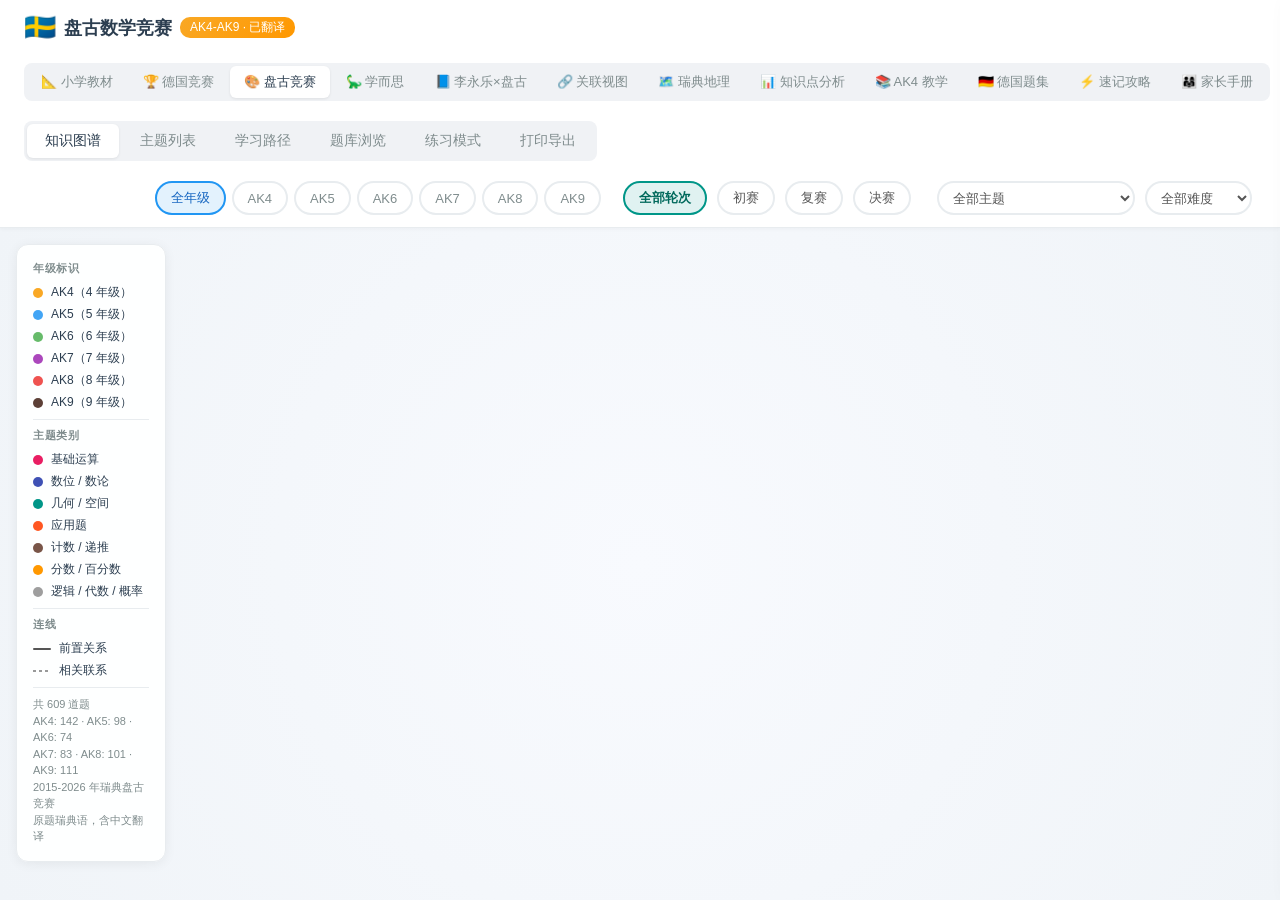
<file: pangu.html>
<!DOCTYPE html>
<html lang="zh-CN">
<head>
    <meta charset="UTF-8">
    <meta name="viewport" content="width=device-width, initial-scale=1.0">
    <title>盘古数学竞赛知识图谱 · AK4-AK9</title>
    <script src="https://d3js.org/d3.v7.min.js"></script>
    <link rel="stylesheet" href="style.css">
</head>
<body>
    <div class="app-container">
        <!-- 顶部导航栏 -->
        <header class="header">
            <div class="logo">
                <span class="logo-icon">&#x1F1F8;&#x1F1EA;</span>
                <h1>盘古数学竞赛</h1>
                <span class="subtitle subtitle-pangu">AK4-AK9 · 已翻译</span>
            </div>

            <!-- 图谱切换（四选） -->
            <div class="map-switch">
                <a class="map-switch-btn" href="index.html" title="小学教材知识图谱">
                    &#x1F4D0; 小学教材
                </a>
                <a class="map-switch-btn" href="german.html" title="德国竞赛知识图谱">
                    &#x1F3C6; 德国竞赛
                </a>
                <span class="map-switch-btn active">
                    &#x1F3A8; 盘古竞赛
                </span>
                <a class="map-switch-btn" href="xes.html" title="学而思秘籍 1-12 级 238 讲知识链">
                    &#x1F995; 学而思
                </a>
                <a class="map-switch-btn" href="li.html" title="盘古 AK4 知识点 ↔ 李永乐小学数学讲次，附讲解和练习">
                    &#x1F4D8; 李永乐×盘古
                </a>
                <a class="map-switch-btn" href="bridge.html" title="查看图谱之间的关联">
                    &#x1F517; 关联视图
                </a>
                <a class="map-switch-btn" href="sweden-provinces.html" title="瑞典 25 省份记忆地图">
                    &#x1F5FA;&#xFE0F; 瑞典地理
                </a>
                <a class="map-switch-btn" href="knowledge-points.html" title="盘古竞赛知识点深度分析">
                    &#x1F4CA; 知识点分析
                </a>
                <a class="map-switch-btn" href="ak4-knowledge-expand.html" title="AK4 知识点扩展教学 · 原创例题 + 完整解答">
                    &#x1F4DA; AK4 教学
                </a>
                <a class="map-switch-btn" href="german-pangu-ak34.html" title="德国盘古 AK3/4 71 题 · 中德双版带答案">
                    &#x1F1E9;&#x1F1EA; 德国题集
                </a>
                <a class="map-switch-btn" href="german-pangu-ak34-study.html" title="71 题速记攻略 · 25 核心技巧 + 识题信号">
                    &#x26A1; 速记攻略
                </a>
                <a class="map-switch-btn" href="ak4-parent-guide.html" title="家长辅导手册 · 可打印 A4 版">
                    &#x1F468;&#x200D;&#x1F469;&#x200D;&#x1F467; 家长手册
                </a>
            </div>

            <nav class="nav-tabs">
                <button class="tab-btn active" data-view="graph" onclick="switchView('graph')">知识图谱</button>
                <button class="tab-btn" data-view="list" onclick="switchView('list')">主题列表</button>
                <button class="tab-btn" data-view="path" onclick="switchView('path')">学习路径</button>
                <button class="tab-btn" data-view="library" onclick="switchView('library')">题库浏览</button>
                <button class="tab-btn" data-view="practice" onclick="switchView('practice')">练习模式</button>
                <button class="tab-btn" data-view="print" onclick="switchView('print')">打印导出</button>
            </nav>

            <div class="grade-filter">
                <button class="grade-btn active" data-grade="all" onclick="filterGrade('all')">全年级</button>
                <button class="grade-btn" data-grade="4" onclick="filterGrade(4)">AK4</button>
                <button class="grade-btn" data-grade="5" onclick="filterGrade(5)">AK5</button>
                <button class="grade-btn" data-grade="6" onclick="filterGrade(6)">AK6</button>
                <button class="grade-btn" data-grade="7" onclick="filterGrade(7)">AK7</button>
                <button class="grade-btn" data-grade="8" onclick="filterGrade(8)">AK8</button>
                <button class="grade-btn" data-grade="9" onclick="filterGrade(9)">AK9</button>
                <span style="width:10px"></span>
                <button class="round-btn active" data-round="all" onclick="filterRound('all')">全部轮次</button>
                <button class="round-btn" data-round="初赛" onclick="filterRound('初赛')">初赛</button>
                <button class="round-btn" data-round="复赛" onclick="filterRound('复赛')">复赛</button>
                <button class="round-btn" data-round="决赛" onclick="filterRound('决赛')">决赛</button>
                <span style="width:10px"></span>
                <select id="topic-filter" class="topic-select" onchange="filterTopic(this.value)" title="按主题筛选题目">
                    <option value="all">全部主题</option>
                </select>
                <select id="difficulty-filter" class="topic-select" onchange="filterDifficulty(this.value)" title="按难度筛选">
                    <option value="all">全部难度</option>
                    <option value="1">⋆ 1 星</option>
                    <option value="2">⋆⋆ 2 星</option>
                    <option value="3">⋆⋆⋆ 3 星</option>
                    <option value="4">⋆⋆⋆⋆ 4 星</option>
                    <option value="5">⋆⋆⋆⋆⋆ 5 星</option>
                </select>
            </div>
        </header>

        <!-- 主内容区 -->
        <main class="main-content">
            <!-- 知识图谱视图 -->
            <div class="view-panel active" id="graph-view">
                <div class="graph-container">
                    <svg id="knowledge-graph"></svg>
                </div>
                <div class="graph-legend">
                    <h3>年级标识</h3>
                    <div class="legend-item"><span class="dot" style="background:#F9A825"></span> AK4（4 年级）</div>
                    <div class="legend-item"><span class="dot" style="background:#42A5F5"></span> AK5（5 年级）</div>
                    <div class="legend-item"><span class="dot" style="background:#66BB6A"></span> AK6（6 年级）</div>
                    <div class="legend-item"><span class="dot" style="background:#AB47BC"></span> AK7（7 年级）</div>
                    <div class="legend-item"><span class="dot" style="background:#EF5350"></span> AK8（8 年级）</div>
                    <div class="legend-item"><span class="dot" style="background:#5D4037"></span> AK9（9 年级）</div>
                    <hr>
                    <h3>主题类别</h3>
                    <div class="legend-item"><span class="dot cat-calc"></span> 基础运算</div>
                    <div class="legend-item"><span class="dot cat-number"></span> 数位 / 数论</div>
                    <div class="legend-item"><span class="dot cat-geometry"></span> 几何 / 空间</div>
                    <div class="legend-item"><span class="dot cat-app"></span> 应用题</div>
                    <div class="legend-item"><span class="dot cat-count"></span> 计数 / 递推</div>
                    <div class="legend-item"><span class="dot cat-fraction"></span> 分数 / 百分数</div>
                    <div class="legend-item"><span class="dot cat-other"></span> 逻辑 / 代数 / 概率</div>
                    <hr>
                    <h3>连线</h3>
                    <div class="legend-item"><span class="line-solid"></span> 前置关系</div>
                    <div class="legend-item"><span class="line-dashed"></span> 相关联系</div>
                    <hr>
                    <p class="legend-tip">
                        共 609 道题<br>
                        AK4: 142 · AK5: 98 · AK6: 74<br>
                        AK7: 83 · AK8: 101 · AK9: 111<br>
                        2015-2026 年瑞典盘古竞赛<br>
                        原题瑞典语，含中文翻译
                    </p>
                </div>
            </div>

            <!-- 主题列表 -->
            <div class="view-panel" id="list-view">
                <div class="list-container" id="knowledge-list"></div>
            </div>

            <!-- 学习路径 -->
            <div class="view-panel" id="path-view">
                <div class="path-container" id="learning-paths"></div>
            </div>

            <!-- 题库浏览（按届/轮次分组，展开显示每题翻译） -->
            <div class="view-panel" id="library-view">
                <div class="library-container" id="problem-library"></div>
            </div>

            <!-- 练习模式：随机抽题，一次一题 -->
            <div class="view-panel" id="practice-view">
                <div class="practice-container" id="practice-panel"></div>
            </div>

            <!-- 打印导出：按主题/年级生成可打印题集 -->
            <div class="view-panel" id="print-view">
                <div class="print-container" id="print-panel"></div>
            </div>
        </main>

        <!-- 详情面板 -->
        <div class="detail-overlay" id="detail-overlay" onclick="closeDetail()"></div>
        <aside class="detail-panel" id="detail-panel">
            <button class="close-btn" onclick="closeDetail()">&times;</button>
            <div class="detail-content" id="detail-content">
                <div class="empty-state">
                    <p>&#x1F449; 点击节点查看题目翻译与关联知识</p>
                </div>
            </div>
        </aside>
    </div>

    <script src="data.js"></script>
    <script src="german-data.js"></script>
    <script src="pangu-data.js"></script>
    <script src="xes-data.js"></script>
    <script src="pangu-app.js"></script>
</body>
</html>
</file>
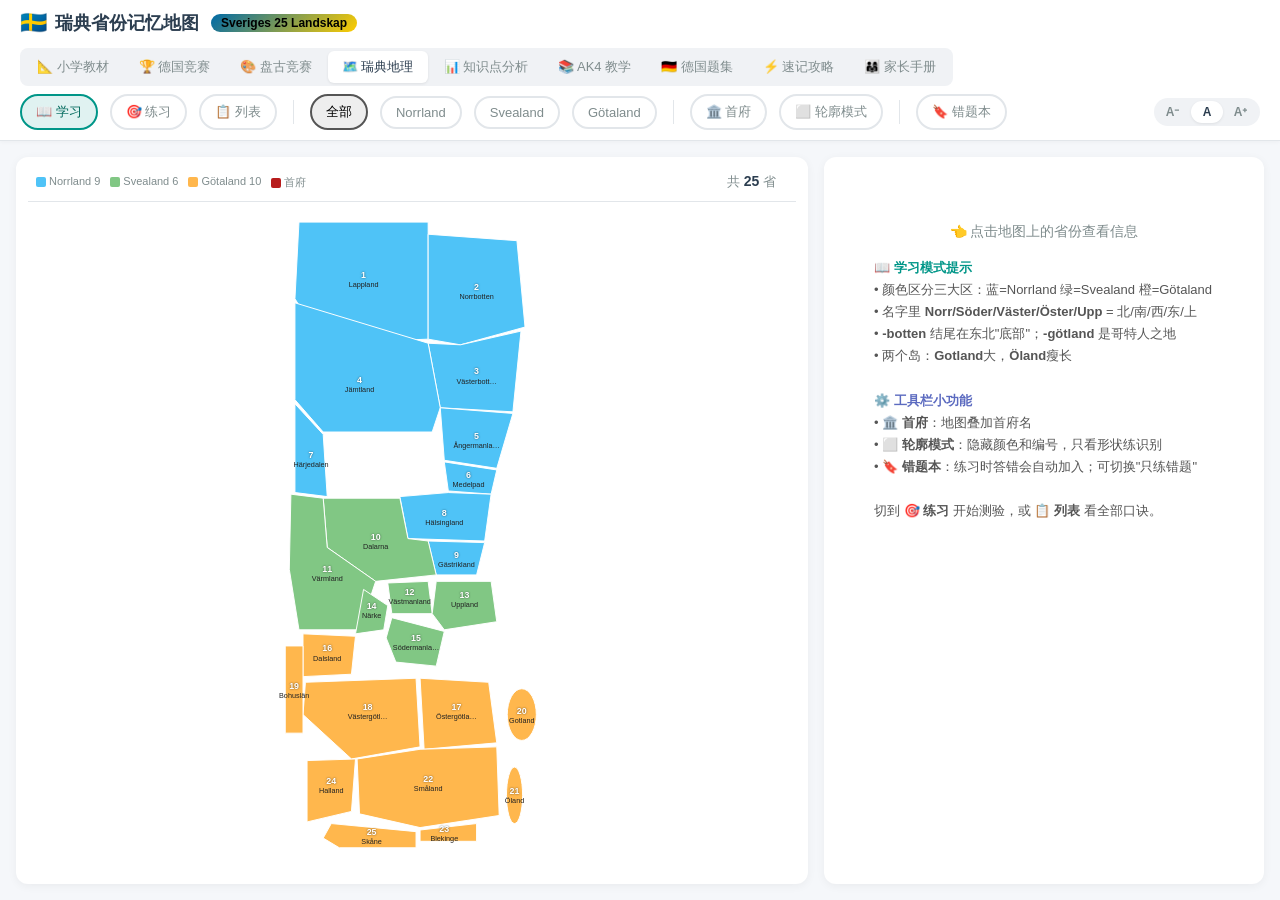
<file: sweden-provinces.html>
<!DOCTYPE html>
<html lang="zh-CN">
<head>
<meta charset="UTF-8">
<meta name="viewport" content="width=device-width, initial-scale=1.0">
<title>瑞典 25 省份记忆地图 · Sveriges Landskap</title>
<style>
* { box-sizing: border-box; margin: 0; padding: 0; }
:root {
    --c-norrland: #4FC3F7;
    --c-svealand: #81C784;
    --c-gotaland: #FFB74D;
    --c-norrland-dark: #0288D1;
    --c-svealand-dark: #388E3C;
    --c-gotaland-dark: #F57C00;
    --bg: #f5f7fa;
    --card: #fff;
    --border: #e2e6ea;
    --text: #2c3e50;
    --muted: #7f8c8d;
    --accent: #009688;
    --wrong: #e53935;
    --right: #43A047;
}
html, body { height: 100%; }
body {
    font-family: -apple-system, BlinkMacSystemFont, 'Segoe UI', 'Microsoft YaHei', 'PingFang SC', sans-serif;
    background: var(--bg);
    color: var(--text);
    height: 100vh;
    overflow: hidden;
    display: flex;
    flex-direction: column;
    font-size: 14px;
}
/* Size presets — scale the whole app */
body.size-small  { font-size: 12px; }
body.size-small  main { grid-template-columns: 1fr 360px; gap: 10px; padding: 10px; }
body.size-small  #map { max-height: calc(100vh - 170px); }
body.size-normal #map { max-height: calc(100vh - 170px); }
body.size-large  { font-size: 16px; }
body.size-large  main { grid-template-columns: 1fr 480px; gap: 20px; padding: 20px; }
body.size-large  #map { max-height: calc(100vh - 180px); }
header {
    display: flex;
    flex-direction: column;
    gap: 8px;
    padding: 10px 20px;
    background: #fff;
    border-bottom: 1px solid var(--border);
    box-shadow: 0 1px 4px rgba(0,0,0,.04);
}
.header-row { display: flex; align-items: center; gap: 12px; flex-wrap: wrap; }
h1 {
    font-size: 18px;
    display: flex;
    align-items: center;
    gap: 8px;
    margin: 0;
}
h1 .flag { font-size: 22px; }
.subtitle {
    font-size: 12px;
    background: linear-gradient(135deg, #006AA7, #FECC00);
    color: #000;
    padding: 2px 10px;
    border-radius: 10px;
    font-weight: 600;
}
.map-switch {
    display: flex;
    background: #f0f2f5;
    border-radius: 8px;
    padding: 3px;
    gap: 2px;
}
.map-switch a, .map-switch span {
    padding: 7px 14px;
    border-radius: 6px;
    font-size: 13px;
    text-decoration: none;
    color: var(--muted);
    font-weight: 500;
    white-space: nowrap;
}
.map-switch .active {
    background: white;
    color: var(--text);
    box-shadow: 0 1px 3px rgba(0,0,0,.08);
}
.mode-btn, .region-btn, .toggle-btn, .set-btn {
    padding: 7px 14px;
    border: 2px solid var(--border);
    background: #fff;
    border-radius: 20px;
    cursor: pointer;
    font-size: 13px;
    font-weight: 500;
    color: var(--muted);
    transition: all .15s;
}
.mode-btn.active {
    border-color: var(--accent);
    background: #e0f2f1;
    color: #00695C;
}
.region-btn.active[data-r="Norrland"] { border-color: var(--c-norrland-dark); background: #E1F5FE; color: var(--c-norrland-dark); }
.region-btn.active[data-r="Svealand"] { border-color: var(--c-svealand-dark); background: #E8F5E9; color: var(--c-svealand-dark); }
.region-btn.active[data-r="Götaland"] { border-color: var(--c-gotaland-dark); background: #FFF3E0; color: var(--c-gotaland-dark); }
.region-btn.active[data-r="all"] { border-color: #555; background: #eee; color: #000; }
.toggle-btn.active {
    border-color: #5C6BC0;
    background: #E8EAF6;
    color: #283593;
}
.set-btn.active {
    border-color: var(--wrong);
    background: #ffebee;
    color: #B71C1C;
    font-weight: 700;
}
.badge {
    display: inline-block;
    background: var(--wrong);
    color: white;
    font-size: 11px;
    padding: 0 6px;
    border-radius: 10px;
    margin-left: 4px;
    font-weight: 700;
}

.sep { width: 1px; height: 24px; background: var(--border); margin: 0 4px; }
.hint-text { font-size: 12px; color: var(--muted); margin-left: 4px; }

.size-switch {
    display: flex;
    margin-left: auto;
    background: #f0f2f5;
    border-radius: 20px;
    padding: 3px;
    gap: 2px;
}
.size-switch button {
    width: 32px;
    padding: 4px 0;
    border: none;
    background: transparent;
    border-radius: 16px;
    cursor: pointer;
    font-size: 12px;
    font-weight: 700;
    color: var(--muted);
}
.size-switch button.active {
    background: white;
    color: var(--text);
    box-shadow: 0 1px 3px rgba(0,0,0,.08);
}

main {
    flex: 1;
    display: grid;
    grid-template-columns: 1fr 440px;
    gap: 16px;
    padding: 16px;
    min-height: 0;
}
@media (max-width: 980px) { main { grid-template-columns: 1fr; } }

.map-wrap {
    background: var(--card);
    border-radius: 12px;
    box-shadow: 0 2px 10px rgba(0,0,0,.05);
    padding: 12px;
    display: flex;
    flex-direction: column;
    min-height: 0;
}
.map-head {
    display: flex;
    justify-content: space-between;
    align-items: center;
    padding: 4px 8px 10px;
    border-bottom: 1px solid var(--border);
    margin-bottom: 8px;
    font-size: 13px;
}
.map-head .counter { color: var(--muted); display: flex; gap: 12px; }
.map-head .counter b { color: var(--text); font-size: 14px; }

#map {
    width: 100%;
    height: 100%;
    flex: 1;
    min-height: 300px;
    max-height: calc(100vh - 170px);
    display: block;
}

.province {
    stroke: #fff;
    stroke-width: 1.2;
    cursor: pointer;
    transition: filter .15s, stroke .15s, fill .25s;
}
.province:hover { filter: brightness(1.15); stroke: #000; stroke-width: 1.5; }
.province.selected { stroke: #000; stroke-width: 2.5; filter: brightness(1.2); }
.province.quiz-right { animation: flashRight .7s; }
.province.quiz-wrong { animation: flashWrong .7s; }
.province.quiz-reveal { stroke: #000; stroke-width: 3; filter: drop-shadow(0 0 6px rgba(0,0,0,.4)); }
.province.quiz-highlight {
    stroke: #FF6F00;
    stroke-width: 3;
    filter: drop-shadow(0 0 10px #FF6F00);
}
.province.dim { opacity: .25; }
.province.outline { fill: #cfd8dc !important; }
.province.wrong-marked { stroke: var(--wrong); stroke-width: 2; stroke-dasharray: 3,2; }

@keyframes flashRight { 0%,100%{filter:none} 50%{filter:drop-shadow(0 0 15px #4CAF50) brightness(1.3)} }
@keyframes flashWrong { 0%,100%{filter:none} 25%,75%{filter:drop-shadow(0 0 15px #e53935) brightness(1.3)} }

.p-num {
    font-size: 11px;
    font-weight: 700;
    fill: #fff;
    text-shadow: 0 0 2px rgba(0,0,0,.6);
    pointer-events: none;
    text-anchor: middle;
    dominant-baseline: central;
}
.p-label {
    font-size: 9px;
    fill: #222;
    pointer-events: none;
    text-anchor: middle;
    dominant-baseline: central;
    font-weight: 500;
}
.cap-dot {
    fill: #B71C1C;
    stroke: #fff;
    stroke-width: 1;
    pointer-events: none;
}
.cap-label {
    font-size: 8px;
    fill: #B71C1C;
    pointer-events: none;
    text-anchor: start;
    dominant-baseline: central;
    font-weight: 600;
    paint-order: stroke;
    stroke: #fff;
    stroke-width: 2;
    stroke-linejoin: round;
}

.panel {
    background: var(--card);
    border-radius: 12px;
    box-shadow: 0 2px 10px rgba(0,0,0,.05);
    padding: 16px 18px;
    overflow-y: auto;
    max-height: calc(100vh - 150px);
}

.detail .emoji { font-size: 38px; margin-bottom: 2px; }
.detail .sv-name { font-size: 24px; font-weight: 700; margin-bottom: 2px; }
.detail .zh-name { font-size: 15px; color: var(--muted); margin-bottom: 6px; }
.detail .region-badge {
    display: inline-block; padding: 3px 10px; border-radius: 12px;
    font-size: 12px; font-weight: 600; margin-bottom: 12px;
}
.region-Norrland { background: #E1F5FE; color: var(--c-norrland-dark); }
.region-Svealand { background: #E8F5E9; color: var(--c-svealand-dark); }
.region-Götaland { background: #FFF3E0; color: var(--c-gotaland-dark); }

.detail h3 {
    font-size: 13px;
    color: var(--muted);
    text-transform: uppercase;
    letter-spacing: .5px;
    margin: 12px 0 4px;
}
.detail .hook {
    background: #fff8e1;
    border-left: 3px solid #FFC107;
    padding: 10px 12px;
    border-radius: 6px;
    line-height: 1.6; font-size: 14px; color: #4E342E;
}
.detail .fact {
    background: #e3f2fd;
    border-left: 3px solid #42A5F5;
    padding: 10px 12px;
    border-radius: 6px;
    line-height: 1.6; font-size: 14px; color: #0D47A1;
}
.detail .cap-info {
    background: #ffebee;
    border-left: 3px solid var(--wrong);
    padding: 10px 12px;
    border-radius: 6px;
    line-height: 1.6; font-size: 14px; color: #B71C1C;
}
.detail .nav-arrows { display: flex; gap: 8px; margin-top: 16px; }
.detail .nav-arrows button {
    flex: 1; padding: 8px; border: 2px solid var(--border);
    background: white; border-radius: 8px; cursor: pointer;
    font-size: 13px; color: var(--text);
}
.detail .nav-arrows button:hover { border-color: var(--accent); background: #f0faf9; }

/* QUIZ SUB-MODE BAR */
.quiz-submode {
    display: flex;
    gap: 6px;
    background: #f5f7fa;
    padding: 4px;
    border-radius: 10px;
    margin-bottom: 14px;
}
.quiz-submode button {
    flex: 1;
    padding: 7px 4px;
    border: none;
    background: transparent;
    border-radius: 6px;
    cursor: pointer;
    font-size: 12px;
    color: var(--muted);
    font-weight: 600;
}
.quiz-submode button.active {
    background: white;
    color: var(--text);
    box-shadow: 0 1px 3px rgba(0,0,0,.08);
}

.quiz-prompt {
    background: linear-gradient(135deg, #006AA7, #0288D1);
    color: #fff;
    padding: 18px;
    border-radius: 10px;
    margin-bottom: 14px;
    text-align: center;
}
.quiz-prompt .label { font-size: 12px; opacity: .85; margin-bottom: 4px; }
.quiz-prompt .name { font-size: 26px; font-weight: 700; }
.quiz-prompt .zh { font-size: 13px; opacity: .85; margin-top: 2px; }

.spell-prompt {
    background: linear-gradient(135deg, #FF6F00, #F57C00);
    color: #fff;
    padding: 18px;
    border-radius: 10px;
    margin-bottom: 14px;
    text-align: center;
}
.spell-prompt .label { font-size: 12px; opacity: .9; margin-bottom: 6px; }
.spell-prompt .zh { font-size: 24px; font-weight: 700; }
.spell-prompt .meta { font-size: 12px; opacity: .9; margin-top: 4px; }

.spell-input-wrap {
    display: flex;
    gap: 6px;
    margin-bottom: 12px;
}
.spell-input {
    flex: 1;
    padding: 10px 14px;
    font-size: 15px;
    border: 2px solid var(--border);
    border-radius: 8px;
    outline: none;
    font-family: inherit;
}
.spell-input:focus { border-color: #FF6F00; }
.spell-input.right { border-color: var(--right); background: #E8F5E9; }
.spell-input.wrong { border-color: var(--wrong); background: #FFEBEE; }
.spell-chars {
    display: flex;
    gap: 4px;
    flex-wrap: wrap;
    justify-content: center;
    margin-bottom: 10px;
}
.spell-chars button {
    width: 32px; height: 32px;
    border: 1px solid var(--border);
    background: white;
    border-radius: 6px;
    cursor: pointer;
    font-size: 14px;
    font-weight: 600;
    color: var(--text);
}
.spell-chars button:hover { background: #e0f2f1; border-color: var(--accent); }

.quiz-stats {
    display: grid;
    grid-template-columns: repeat(3, 1fr);
    gap: 8px;
    margin-bottom: 14px;
}
.quiz-stats .stat {
    padding: 10px;
    border-radius: 8px;
    text-align: center;
    font-size: 12px;
}
.quiz-stats .stat b { font-size: 20px; display: block; }
.quiz-stats .stat.ok { background: #E8F5E9; color: #2E7D32; }
.quiz-stats .stat.bad { background: #FFEBEE; color: #C62828; }
.quiz-stats .stat.total { background: #E3F2FD; color: #1565C0; }

.quiz-feedback {
    padding: 12px;
    border-radius: 8px;
    margin: 10px 0;
    font-size: 14px;
    line-height: 1.55;
}
.quiz-feedback.ok  { background: #E8F5E9; color: #1B5E20; border-left: 4px solid var(--right); }
.quiz-feedback.bad { background: #FFEBEE; color: #B71C1C; border-left: 4px solid var(--wrong); }

.quiz-actions {
    display: flex;
    gap: 8px;
    margin-top: 10px;
    flex-wrap: wrap;
}
.quiz-actions button {
    flex: 1;
    padding: 10px 14px;
    border: none;
    border-radius: 8px;
    cursor: pointer;
    font-size: 14px;
    font-weight: 600;
}
.btn-primary { background: var(--accent); color: white; }
.btn-primary:hover { background: #00796B; }
.btn-sec { background: #eee; color: #333; }
.btn-sec:hover { background: #ddd; }

.hint-level {
    display: flex;
    justify-content: center;
    gap: 6px;
    margin: 8px 0;
    flex-wrap: wrap;
}
.hint-level button {
    padding: 4px 10px;
    border: 1px solid var(--border);
    background: #fff;
    border-radius: 14px;
    cursor: pointer;
    font-size: 12px;
    color: #666;
}
.hint-level button:hover { background: #fafcfd; }
.hint-shown {
    background: #FFF8E1;
    padding: 10px;
    border-radius: 8px;
    font-size: 13px;
    color: #4E342E;
    margin-top: 6px;
    border-left: 3px solid #FFC107;
}

/* LIST MODE */
.list-mode .group { margin-bottom: 18px; }
.list-mode .group h2 {
    font-size: 14px;
    padding: 6px 10px;
    border-radius: 6px;
    margin-bottom: 8px;
}
.list-mode .group.Norrland h2 { background: #E1F5FE; color: var(--c-norrland-dark); }
.list-mode .group.Svealand h2 { background: #E8F5E9; color: var(--c-svealand-dark); }
.list-mode .group.Götaland h2 { background: #FFF3E0; color: var(--c-gotaland-dark); }
.list-mode .item {
    padding: 8px 10px;
    margin-bottom: 4px;
    border-radius: 4px;
    cursor: pointer;
    font-size: 13px;
    line-height: 1.5;
    border-left: 3px solid transparent;
}
.list-mode .item:hover { background: #f5f7fa; }
.list-mode .item.in-wrong { border-left-color: var(--wrong); background: #fff5f5; }
.list-mode .item .num {
    display: inline-block;
    width: 22px; height: 22px;
    text-align: center; line-height: 22px;
    border-radius: 50%;
    background: #666; color: #fff;
    font-size: 11px; font-weight: 700;
    margin-right: 6px;
}
.list-mode .item.Norrland .num { background: var(--c-norrland-dark); }
.list-mode .item.Svealand .num { background: var(--c-svealand-dark); }
.list-mode .item.Götaland .num { background: var(--c-gotaland-dark); }
.list-mode .item .sv { font-weight: 600; }
.list-mode .item .zh { color: #666; margin-left: 4px; font-size: 12px; }
.list-mode .item .cap-tag {
    display: inline-block;
    font-size: 11px;
    color: var(--wrong);
    margin-left: 6px;
    padding: 1px 6px;
    background: #ffebee;
    border-radius: 10px;
}
.list-mode .item .hook { color: #555; display: block; margin-top: 2px; font-size: 12px; }

.legend-mini {
    display: flex;
    gap: 10px;
    font-size: 11px;
    color: var(--muted);
    flex-wrap: wrap;
}
.legend-mini .box {
    display: inline-block;
    width: 10px; height: 10px;
    border-radius: 2px;
    vertical-align: middle;
    margin-right: 3px;
}
.lb-N { background: var(--c-norrland); }
.lb-S { background: var(--c-svealand); }
.lb-G { background: var(--c-gotaland); }
.lb-cap { background: #B71C1C; border-radius: 50%; }

.empty {
    text-align: center;
    padding: 50px 20px;
    color: var(--muted);
}
</style>
</head>
<body>

<header>
    <div class="header-row">
        <h1><span class="flag">🇸🇪</span> 瑞典省份记忆地图</h1>
        <span class="subtitle">Sveriges 25 Landskap</span>

        <div class="map-switch">
            <a href="index.html">📐 小学教材</a>
            <a href="german.html">🏆 德国竞赛</a>
            <a href="pangu.html">🎨 盘古竞赛</a>
            <span class="active">🗺️ 瑞典地理</span>
            <a href="knowledge-points.html">📊 知识点分析</a>
            <a href="ak4-knowledge-expand.html">📚 AK4 教学</a>
            <a href="german-pangu-ak34.html">🇩🇪 德国题集</a>
            <a href="german-pangu-ak34-study.html">⚡ 速记攻略</a>
            <a href="ak4-parent-guide.html">👨‍👩‍👧 家长手册</a>
        </div>
    </div>

    <div class="header-row">
        <button class="mode-btn active" data-mode="study" onclick="setMode('study')">📖 学习</button>
        <button class="mode-btn" data-mode="quiz" onclick="setMode('quiz')">🎯 练习</button>
        <button class="mode-btn" data-mode="list" onclick="setMode('list')">📋 列表</button>

        <div class="sep"></div>

        <button class="region-btn active" data-r="all" onclick="setRegion('all')">全部</button>
        <button class="region-btn" data-r="Norrland" onclick="setRegion('Norrland')">Norrland</button>
        <button class="region-btn" data-r="Svealand" onclick="setRegion('Svealand')">Svealand</button>
        <button class="region-btn" data-r="Götaland" onclick="setRegion('Götaland')">Götaland</button>

        <div class="sep"></div>

        <button class="toggle-btn" id="btn-cap" onclick="toggleCapitals()">🏛️ 首府</button>
        <button class="toggle-btn" id="btn-outline" onclick="toggleOutline()">⬜ 轮廓模式</button>

        <div class="sep"></div>

        <button class="set-btn" id="btn-wrong" onclick="toggleWrongOnly()">
            🔖 错题本<span class="badge" id="wrong-badge">0</span>
        </button>
        <span class="hint-text" id="wrong-hint"></span>

        <div class="size-switch" title="页面大小">
            <button data-size="small"  onclick="setSize('small')">A⁻</button>
            <button data-size="normal" class="active" onclick="setSize('normal')">A</button>
            <button data-size="large"  onclick="setSize('large')">A⁺</button>
        </div>
    </div>
</header>

<main>
    <div class="map-wrap">
        <div class="map-head">
            <span class="legend-mini">
                <span><span class="box lb-N"></span>Norrland 9</span>
                <span><span class="box lb-S"></span>Svealand 6</span>
                <span><span class="box lb-G"></span>Götaland 10</span>
                <span><span class="box lb-cap"></span>首府</span>
            </span>
            <span class="counter" id="counter"><span>共 <b>25</b> 省</span><span id="counter-visible"></span></span>
        </div>
        <svg id="map" viewBox="0 0 320 820" preserveAspectRatio="xMidYMid meet"></svg>
    </div>

    <aside class="panel" id="panel">
        <div class="empty">加载中…</div>
    </aside>
</main>

<script>
// ===== DATA =====
// shape: polygon points or ellipse. labelAt: (x,y) for number+name label.
// cap: {name, x, y} — capital city name + screen position (near but offset from label)
const PROVINCES = [
    // NORRLAND (1-9)
    {id:1, sv:'Lappland', zh:'拉普兰', region:'Norrland', emoji:'❄️',
     shape:{type:'poly', points:'20,15 180,15 180,160 50,165 15,110'},
     labelAt:{x:100,y:85}, cap:{name:'Kiruna', x:135, y:55},
     hook:'最北、最大一省，北极圈以北；萨米人（Sami）故乡；极光与驯鹿',
     fact:'占瑞典国土近 1/4；首府基律纳（Kiruna），有著名铁矿城'},
    {id:2, sv:'Norrbotten', zh:'北博滕', region:'Norrland', emoji:'🧊',
     shape:{type:'poly', points:'180,30 290,38 300,145 220,167 180,160'},
     labelAt:{x:240,y:100}, cap:{name:'Luleå', x:270, y:140},
     hook:'"Norr-botten"（北-底部）；东北角，紧挨芬兰',
     fact:'首府吕勒奥（Luleå），东海岸的北端'},
    {id:3, sv:'Västerbotten', zh:'西博滕', region:'Norrland', emoji:'🧀',
     shape:{type:'poly', points:'180,165 220,167 295,150 285,250 195,245'},
     labelAt:{x:240,y:205}, cap:{name:'Umeå', x:265, y:235},
     hook:'"Väster-botten"（西-底部）；Norrbotten 正南',
     fact:'首府于默奥（Umeå），有名的 Västerbottensost 奶酪'},
    {id:4, sv:'Jämtland', zh:'耶姆特兰', region:'Norrland', emoji:'🎿',
     shape:{type:'poly', points:'15,115 180,165 195,245 185,275 50,275 15,235'},
     labelAt:{x:95,y:215}, cap:{name:'Östersund', x:115, y:245},
     hook:'中西部山地，与挪威接壤；滑雪胜地（Åre）',
     fact:'有大湖 Storsjön，传说中有水怪；首府厄斯特松德（Östersund）'},
    {id:5, sv:'Ångermanland', zh:'翁厄曼兰', region:'Norrland', emoji:'🏔️',
     shape:{type:'poly', points:'195,245 285,252 265,320 200,310'},
     labelAt:{x:240,y:285}, cap:{name:'Härnösand', x:250, y:308},
     hook:'东海岸；"高海岸 Höga Kusten"世界遗产，冰川反弹地形',
     fact:'首府赫诺桑德（Härnösand）；海岸线上升最快的地方'},
    {id:6, sv:'Medelpad', zh:'梅德尔帕德', region:'Norrland', emoji:'📍',
     shape:{type:'poly', points:'200,312 265,322 258,352 205,348'},
     labelAt:{x:230,y:333}, cap:{name:'Sundsvall', x:240, y:343},
     hook:'"Medel = middle"，真的夹在中间，是最小的 Norrland 省之一',
     fact:'首府松兹瓦尔（Sundsvall），"石头之城"'},
    {id:7, sv:'Härjedalen', zh:'海里耶达伦', region:'Norrland', emoji:'⛰️',
     shape:{type:'poly', points:'15,240 50,278 55,355 15,350'},
     labelAt:{x:35,y:308}, cap:{name:'Sveg', x:38, y:330},
     hook:'西南角山地；瑞典最高峰之一 Helags 在此',
     fact:'人口最少的省之一，熊和驯鹿多于人；首府斯维格（Sveg）'},
    {id:8, sv:'Hälsingland', zh:'海尔辛兰', region:'Norrland', emoji:'🏡',
     shape:{type:'poly', points:'145,355 205,350 258,352 250,410 155,407'},
     labelAt:{x:200,y:380}, cap:{name:'Hudiksvall', x:220, y:400},
     hook:'东海岸；"装饰农舍 Hälsingegårdar"世界遗产',
     fact:'7 座彩绘农舍被联合国教科文组织列入；首府胡迪克斯瓦尔（Hudiksvall）'},
    {id:9, sv:'Gästrikland', zh:'耶斯特里克兰', region:'Norrland', emoji:'🐐',
     shape:{type:'poly', points:'180,410 250,412 240,452 190,452'},
     labelAt:{x:215,y:432}, cap:{name:'Gävle', x:225, y:447},
     hook:'"Gäst = 客人"，Norrland 最南的"客人之地"，进 Svealand 的门厅',
     fact:'首府耶夫勒（Gävle），每年圣诞大山羊（Gävlebocken）'},

    // SVEALAND (10-15)
    {id:10, sv:'Dalarna', zh:'达拉纳', region:'Svealand', emoji:'🐴',
     shape:{type:'poly', points:'50,357 145,357 155,407 180,410 190,452 115,460 55,418'},
     labelAt:{x:115,y:410}, cap:{name:'Falun', x:140, y:430},
     hook:'红色达拉木马（Dalahäst）故乡；瑞典最浓的仲夏节',
     fact:'大湖 Siljan；银矿城法伦（Falun）世界遗产'},
    {id:11, sv:'Värmland', zh:'韦姆兰', region:'Svealand', emoji:'🌲',
     shape:{type:'poly', points:'10,352 50,357 55,418 115,460 95,520 20,520 8,445'},
     labelAt:{x:55,y:450}, cap:{name:'Karlstad', x:60, y:490},
     hook:'西南林区，挨挪威；湖泊森林',
     fact:'诺贝尔文学奖得主塞尔玛·拉格洛夫故乡；首府卡尔斯塔德（Karlstad）'},
    {id:12, sv:'Västmanland', zh:'西曼兰', region:'Svealand', emoji:'🏭',
     shape:{type:'poly', points:'130,462 180,460 185,500 135,500'},
     labelAt:{x:157,y:478}, cap:{name:'Västerås', x:165, y:495},
     hook:'"Väst-manland"（西-人之地），梅拉伦湖北侧',
     fact:'首府维斯特罗斯（Västerås），古老工业区'},
    {id:13, sv:'Uppland', zh:'乌普兰', region:'Svealand', emoji:'👑',
     shape:{type:'poly', points:'190,460 258,460 265,510 200,520 185,500'},
     labelAt:{x:225,y:482}, cap:{name:'Uppsala', x:230, y:500},
     hook:'"Upp = 上/北"；首都斯德哥尔摩 + 乌普萨拉在此',
     fact:'瑞典王国发源核心省；维京时代卢恩石遍地'},
    {id:14, sv:'Närke', zh:'奈尔克', region:'Svealand', emoji:'🏰',
     shape:{type:'poly', points:'100,470 130,490 125,520 90,525'},
     labelAt:{x:110,y:495}, cap:{name:'Örebro', x:112, y:512},
     hook:'中部小省，首府厄勒布鲁（Örebro），有古堡',
     fact:'位于瑞典地理中心附近'},
    {id:15, sv:'Södermanland', zh:'南曼兰', region:'Svealand', emoji:'🏞️',
     shape:{type:'poly', points:'135,505 200,522 190,565 140,560 128,530'},
     labelAt:{x:165,y:535}, cap:{name:'Nyköping', x:170, y:553},
     hook:'"Söder-manland"（南-人之地），梅拉伦湖南侧；也叫 Sörmland',
     fact:'靠近首都；中世纪城堡 Gripsholm；首府尼雪平（Nyköping）'},

    // GÖTALAND (16-25)
    {id:16, sv:'Dalsland', zh:'达尔斯兰', region:'Götaland', emoji:'🛶',
     shape:{type:'poly', points:'25,525 90,528 85,575 25,578'},
     labelAt:{x:55,y:548}, cap:{name:'Åmål', x:55, y:565},
     hook:'西北角，湖泊运河多，被称作"迷你瑞士"',
     fact:'达尔斯兰运河有著名高架渡槽（Håverud）；首府奥马尔（Åmål）'},
    {id:17, sv:'Östergötland', zh:'东约特兰', region:'Götaland', emoji:'🏯',
     shape:{type:'poly', points:'170,580 255,585 265,660 175,668'},
     labelAt:{x:215,y:620}, cap:{name:'Linköping', x:220, y:640},
     hook:'"Öster-götland"（东-哥特人之地）',
     fact:'首府林雪平（Linköping），航空工业'},
    {id:18, sv:'Västergötland', zh:'西约特兰', region:'Götaland', emoji:'🚢',
     shape:{type:'poly', points:'28,585 165,580 170,665 85,680 25,625'},
     labelAt:{x:105,y:620}, cap:{name:'Göteborg', x:50, y:655},
     hook:'"Väster-götland"（西-哥特人之地）；哥德堡（Göteborg）在此',
     fact:'瑞典最大湖韦讷恩（Vänern）畔'},
    {id:19, sv:'Bohuslän', zh:'布胡斯兰', region:'Götaland', emoji:'🦞',
     shape:{type:'poly', points:'3,540 25,540 25,648 3,648'},
     labelAt:{x:14,y:594}, cap:{name:'Uddevalla', x:0, y:612},
     hook:'西海岸渔业群岛，细长一条沿海地带',
     fact:'著名龙虾、海产；斯莫根（Smögen）渔镇；首府乌德瓦拉（Uddevalla）'},
    {id:20, sv:'Gotland', zh:'哥得兰岛', region:'Götaland', emoji:'🏖️',
     shape:{type:'ellipse', cx:296, cy:625, rx:18, ry:32},
     labelAt:{x:296,y:625}, cap:{name:'Visby', x:270, y:620},
     hook:'波罗的海大岛；维斯比（Visby）中世纪城世界遗产',
     fact:'石灰岩岛，Raukar 海蚀柱奇景'},
    {id:21, sv:'Öland', zh:'厄兰岛', region:'Götaland', emoji:'🏝️',
     shape:{type:'ellipse', cx:287, cy:725, rx:10, ry:35},
     labelAt:{x:287,y:725}, cap:{name:'Borgholm', x:262, y:710},
     hook:'细长小岛（想"Ö"是瘦长的瑞典字母）；皇家夏宫 Solliden',
     fact:'有大桥连本土；风车和石灰岩平原 Stora Alvaret'},
    {id:22, sv:'Småland', zh:'斯莫兰', region:'Götaland', emoji:'📦',
     shape:{type:'poly', points:'92,680 170,668 265,665 268,750 170,765 95,748'},
     labelAt:{x:180,y:710}, cap:{name:'Växjö', x:190, y:730},
     hook:'"Små = 小"的复数，中部大森林；IKEA 发源地',
     fact:'水晶玻璃王国；儿童文学家林格伦（Pippi 作者）故乡；首府韦克舍（Växjö）'},
    {id:23, sv:'Blekinge', zh:'布莱金厄', region:'Götaland', emoji:'⚓',
     shape:{type:'poly', points:'170,768 240,760 240,782 170,782'},
     labelAt:{x:200,y:772}, cap:{name:'Karlskrona', x:200, y:790},
     hook:'东南海岸条，被称"瑞典的花园"',
     fact:'卡尔斯克鲁纳（Karlskrona）海军城世界遗产'},
    {id:24, sv:'Halland', zh:'哈兰', region:'Götaland', emoji:'🏌️',
     shape:{type:'poly', points:'30,682 90,680 85,745 30,758'},
     labelAt:{x:60,y:712}, cap:{name:'Halmstad', x:55, y:730},
     hook:'西海岸条，长沙滩+高尔夫度假胜地',
     fact:'首府哈尔姆斯塔德（Halmstad）'},
    {id:25, sv:'Skåne', zh:'斯科讷', region:'Götaland', emoji:'🌾',
     shape:{type:'poly', points:'60,760 165,770 165,790 70,790 50,778'},
     labelAt:{x:110,y:775}, cap:{name:'Malmö', x:115, y:788},
     hook:'最南端，马尔默（Malmö），厄勒海峡大桥通丹麦',
     fact:'瑞典粮仓；历史上曾属丹麦，口音独特'},
];

// ===== STATE =====
let currentMode = 'study';
let currentRegion = 'all';
let selectedId = null;
let showCapitals = false;
let outlineMode = false;
let wrongOnly = false;
let quizSubmode = 'sv2map'; // 'sv2map' | 'zh2map' | 'map2spell'
let sizePreset = 'normal';   // 'small' | 'normal' | 'large'
let quiz = {
    pool: [],
    target: null,
    correct: 0, wrong: 0, seen: 0,
    hintLevel: 0,
    answered: false,
    lastSpellInput: ''
};
let wrongSet = new Set();

const STORAGE_KEY = 'sv-provinces-stats-v2';
function loadStats() {
    try {
        const s = JSON.parse(localStorage.getItem(STORAGE_KEY) || '{}');
        if (typeof s.correct === 'number') quiz.correct = s.correct;
        if (typeof s.wrong === 'number')   quiz.wrong = s.wrong;
        if (typeof s.seen === 'number')    quiz.seen = s.seen;
        if (Array.isArray(s.wrongSet))     wrongSet = new Set(s.wrongSet);
        if (typeof s.showCapitals === 'boolean') showCapitals = s.showCapitals;
        if (typeof s.outlineMode === 'boolean')  outlineMode  = s.outlineMode;
        if (typeof s.quizSubmode === 'string')   quizSubmode  = s.quizSubmode;
        if (typeof s.sizePreset === 'string')    sizePreset   = s.sizePreset;
    } catch (e) {}
}
function saveStats() {
    localStorage.setItem(STORAGE_KEY, JSON.stringify({
        correct: quiz.correct, wrong: quiz.wrong, seen: quiz.seen,
        wrongSet: Array.from(wrongSet),
        showCapitals, outlineMode, quizSubmode, sizePreset
    }));
}

// ===== HELPERS =====
function regionColor(r) {
    if (r === 'Norrland') return 'var(--c-norrland)';
    if (r === 'Svealand') return 'var(--c-svealand)';
    return 'var(--c-gotaland)';
}

// Normalize Swedish text for lenient spell matching:
// å/ä → a, ö → o, lowercase, trim
function normalizeSv(s) {
    return (s || '').toLowerCase().trim()
        .replace(/å/g, 'a').replace(/ä/g, 'a').replace(/ö/g, 'o')
        .replace(/é/g, 'e');
}
// Which special chars does this answer need?
function specialCharsFor(sv) {
    const chars = new Set();
    for (const c of sv) {
        if ('åäöÅÄÖ'.includes(c)) chars.add(c.toLowerCase());
    }
    return Array.from(chars);
}

// Should Swedish name label be shown on map for this mode?
function shouldHideNameLabels() {
    if (currentMode === 'quiz') return true;         // all quiz submodes hide
    if (outlineMode) return true;                    // shape-only study
    return false;
}
function shouldHideNumbers() {
    return outlineMode;
}

// Is this id eligible for current pool (region + wrongOnly)?
function inPool(p) {
    if (currentRegion !== 'all' && p.region !== currentRegion) return false;
    if (wrongOnly && !wrongSet.has(p.id)) return false;
    return true;
}
function getPool() { return PROVINCES.filter(inPool); }

// ===== RENDER MAP =====
function renderMap() {
    const svg = document.getElementById('map');
    svg.innerHTML = '';

    const hideNames = shouldHideNameLabels();
    const hideNums  = shouldHideNumbers();

    PROVINCES.forEach(p => {
        const dim = !inPool(p);

        let shape;
        if (p.shape.type === 'poly') {
            shape = document.createElementNS('http://www.w3.org/2000/svg', 'polygon');
            shape.setAttribute('points', p.shape.points);
        } else {
            shape = document.createElementNS('http://www.w3.org/2000/svg', 'ellipse');
            shape.setAttribute('cx', p.shape.cx);
            shape.setAttribute('cy', p.shape.cy);
            shape.setAttribute('rx', p.shape.rx);
            shape.setAttribute('ry', p.shape.ry);
        }
        let cls = 'province';
        if (dim) cls += ' dim';
        if (p.id === selectedId) cls += ' selected';
        if (outlineMode) cls += ' outline';
        if (wrongSet.has(p.id) && currentMode !== 'quiz') cls += ' wrong-marked';
        shape.setAttribute('class', cls);
        shape.setAttribute('fill', regionColor(p.region));
        shape.setAttribute('data-id', p.id);
        shape.addEventListener('click', () => onProvinceClick(p.id));

        // tooltip in quiz-click modes to not spoil names
        if (currentMode !== 'quiz' || quizSubmode === 'map2spell') {
            const title = document.createElementNS('http://www.w3.org/2000/svg', 'title');
            title.textContent = `${p.id}. ${p.sv} · ${p.zh}`;
            shape.appendChild(title);
        }
        svg.appendChild(shape);

        if (!hideNums) {
            const numText = document.createElementNS('http://www.w3.org/2000/svg', 'text');
            numText.setAttribute('class', 'p-num');
            numText.setAttribute('x', p.labelAt.x);
            numText.setAttribute('y', p.labelAt.y - 5);
            numText.textContent = p.id;
            if (dim) numText.style.opacity = .3;
            svg.appendChild(numText);
        }
        if (!hideNames) {
            const nameText = document.createElementNS('http://www.w3.org/2000/svg', 'text');
            nameText.setAttribute('class', 'p-label');
            nameText.setAttribute('x', p.labelAt.x);
            nameText.setAttribute('y', p.labelAt.y + 7);
            nameText.textContent = p.sv.length > 11 ? p.sv.slice(0,10)+'…' : p.sv;
            if (dim) nameText.style.opacity = .3;
            svg.appendChild(nameText);
        }

        // Capital city overlay
        if (showCapitals && p.cap) {
            const dot = document.createElementNS('http://www.w3.org/2000/svg', 'circle');
            dot.setAttribute('cx', p.cap.x);
            dot.setAttribute('cy', p.cap.y);
            dot.setAttribute('r', 2.4);
            dot.setAttribute('class', 'cap-dot');
            if (dim) dot.style.opacity = .3;
            svg.appendChild(dot);

            const capLabel = document.createElementNS('http://www.w3.org/2000/svg', 'text');
            capLabel.setAttribute('class', 'cap-label');
            capLabel.setAttribute('x', p.cap.x + 4);
            capLabel.setAttribute('y', p.cap.y);
            capLabel.textContent = p.cap.name;
            if (dim) capLabel.style.opacity = .3;
            svg.appendChild(capLabel);
        }
    });

    // Quiz: in spell mode, highlight the target so user can see which to spell
    if (currentMode === 'quiz' && quizSubmode === 'map2spell' && quiz.target) {
        const el = document.querySelector(`.province[data-id="${quiz.target.id}"]`);
        if (el) el.classList.add('quiz-highlight');
    }

    updateCounter();
    updateWrongBadge();
}

function updateCounter() {
    const el = document.getElementById('counter-visible');
    const parts = [];
    if (currentRegion !== 'all') {
        const n = PROVINCES.filter(p => p.region === currentRegion).length;
        parts.push(`当前区 <b>${currentRegion}</b> <b>${n}</b> 省`);
    }
    if (wrongOnly) parts.push(`错题 <b>${wrongSet.size}</b> 道`);
    el.innerHTML = parts.length ? ' · ' + parts.join(' · ') : '';
}

function updateWrongBadge() {
    const badge = document.getElementById('wrong-badge');
    badge.textContent = wrongSet.size;
    badge.style.display = wrongSet.size ? '' : 'none';
    const btn = document.getElementById('btn-wrong');
    btn.classList.toggle('active', wrongOnly);
    const hint = document.getElementById('wrong-hint');
    if (wrongOnly) {
        hint.textContent = `只练错题（${wrongSet.size} 道）`;
    } else if (wrongSet.size > 0) {
        hint.textContent = `有 ${wrongSet.size} 道错题待复习`;
    } else {
        hint.textContent = '';
    }
}

// ===== MODE / TOGGLES =====
function setMode(m) {
    currentMode = m;
    document.querySelectorAll('.mode-btn').forEach(b => b.classList.toggle('active', b.dataset.mode === m));
    selectedId = null;
    if (m === 'quiz') startQuizRound();
    renderMap();
    renderPanel();
}
function setRegion(r) {
    currentRegion = r;
    document.querySelectorAll('.region-btn').forEach(b => b.classList.toggle('active', b.dataset.r === r));
    if (currentMode === 'quiz') startQuizRound();
    renderMap();
    renderPanel();
}
function toggleCapitals() {
    showCapitals = !showCapitals;
    document.getElementById('btn-cap').classList.toggle('active', showCapitals);
    saveStats();
    renderMap();
}
function toggleOutline() {
    outlineMode = !outlineMode;
    document.getElementById('btn-outline').classList.toggle('active', outlineMode);
    saveStats();
    renderMap();
}
function setSize(s) {
    sizePreset = s;
    applySize();
    saveStats();
}
function applySize() {
    document.body.classList.remove('size-small','size-normal','size-large');
    document.body.classList.add('size-' + sizePreset);
    document.querySelectorAll('.size-switch button').forEach(b =>
        b.classList.toggle('active', b.dataset.size === sizePreset));
}
function toggleWrongOnly() {
    if (!wrongOnly && wrongSet.size === 0) {
        alert('还没有错题。先在练习模式答错几道题吧 🙂');
        return;
    }
    wrongOnly = !wrongOnly;
    if (currentMode === 'quiz') startQuizRound();
    renderMap();
    renderPanel();
}

// ===== CLICK =====
function onProvinceClick(id) {
    if (currentMode === 'quiz') {
        if (quizSubmode === 'map2spell') return; // in spell mode map clicks are read-only
        quizGuess(id);
    } else {
        selectedId = id;
        renderMap();
        renderPanel();
    }
}

function selectId(id) {
    selectedId = id;
    renderMap();
    renderPanel();
}

// ===== PANEL =====
function renderPanel() {
    const panel = document.getElementById('panel');
    if (currentMode === 'list') return renderList(panel);
    if (currentMode === 'quiz') return renderQuiz(panel);
    renderDetail(panel);
}

function renderDetail(panel) {
    if (!selectedId) {
        panel.innerHTML = `<div class="empty">
            👈 点击地图上的省份查看信息<br><br>
            <div style="font-size:13px; text-align:left; line-height:1.7; color:#555; padding:0 12px;">
                <b style="color:#009688">📖 学习模式提示</b><br>
                • 颜色区分三大区：蓝=Norrland 绿=Svealand 橙=Götaland<br>
                • 名字里 <b>Norr/Söder/Väster/Öster/Upp</b> = 北/南/西/东/上<br>
                • <b>-botten</b> 结尾在东北"底部"；<b>-götland</b> 是哥特人之地<br>
                • 两个岛：<b>Gotland</b>大，<b>Öland</b>瘦长<br><br>
                <b style="color:#5C6BC0">⚙️ 工具栏小功能</b><br>
                • <b>🏛️ 首府</b>：地图叠加首府名<br>
                • <b>⬜ 轮廓模式</b>：隐藏颜色和编号，只看形状练识别<br>
                • <b>🔖 错题本</b>：练习时答错会自动加入；可切换"只练错题"<br><br>
                切到 <b>🎯 练习</b> 开始测验，或 <b>📋 列表</b> 看全部口诀。
            </div>
        </div>`;
        return;
    }
    const p = PROVINCES.find(x => x.id === selectedId);
    const idx = PROVINCES.findIndex(x => x.id === selectedId);
    const prev = PROVINCES[(idx - 1 + 25) % 25];
    const next = PROVINCES[(idx + 1) % 25];
    const inWrong = wrongSet.has(p.id);

    panel.innerHTML = `
        <div class="detail">
            <div class="emoji">${p.emoji}</div>
            <div class="sv-name">${p.sv}</div>
            <div class="zh-name">${p.zh} · #${p.id}${inWrong ? ' · <span style="color:#C62828">🔖 在错题本</span>' : ''}</div>
            <span class="region-badge region-${p.region}">${p.region}</span>
            <h3>🏛️ 首府</h3>
            <div class="cap-info"><b>${p.cap.name}</b></div>
            <h3>🧠 记忆钩子</h3>
            <div class="hook">${p.hook}</div>
            <h3>📎 小知识</h3>
            <div class="fact">${p.fact}</div>
            ${inWrong ? `<button class="btn-sec" style="margin-top:12px;padding:6px 12px;border-radius:6px;border:none;cursor:pointer;" onclick="removeFromWrong(${p.id})">✓ 已掌握，从错题本移出</button>` : ''}
            <div class="nav-arrows">
                <button onclick="selectId(${prev.id})">← ${prev.id} ${prev.sv}</button>
                <button onclick="selectId(${next.id})">${next.id} ${next.sv} →</button>
            </div>
        </div>`;
}

function removeFromWrong(id) {
    wrongSet.delete(id);
    saveStats();
    renderMap();
    renderPanel();
}

function renderList(panel) {
    const groups = ['Norrland', 'Svealand', 'Götaland'];
    let html = '<div class="list-mode">';
    groups.forEach(g => {
        if (currentRegion !== 'all' && currentRegion !== g) return;
        const items = PROVINCES.filter(p => p.region === g && (!wrongOnly || wrongSet.has(p.id)));
        if (!items.length) return;
        html += `<div class="group ${g}"><h2>${g}（${items.length} 省）</h2>`;
        items.forEach(p => {
            const wrong = wrongSet.has(p.id) ? ' in-wrong' : '';
            html += `<div class="item ${p.region}${wrong}" onclick="selectId(${p.id}); setMode('study')">
                <span class="num">${p.id}</span>
                <span class="sv">${p.sv}</span>
                <span class="zh">${p.zh}</span>
                <span class="cap-tag">🏛️ ${p.cap.name}</span>
                <span class="hook">${p.emoji} ${p.hook}</span>
            </div>`;
        });
        html += `</div>`;
    });
    if (html === '<div class="list-mode">') html += '<div class="empty">当前筛选下没有省份</div>';
    html += '</div>';
    panel.innerHTML = html;
}

// ===== QUIZ =====
function setQuizSubmode(m) {
    quizSubmode = m;
    saveStats();
    startQuizRound();
    renderMap();
    renderPanel();
}

function startQuizRound() {
    const pool = getPool();
    quiz.pool = pool;
    quiz.answered = false;
    quiz.hintLevel = 0;
    quiz.lastSpellInput = '';
    if (pool.length === 0) {
        quiz.target = null;
        return;
    }
    // Prefer not repeating the same target twice in a row
    let next;
    for (let i = 0; i < 10; i++) {
        next = pool[Math.floor(Math.random() * pool.length)];
        if (!quiz.target || next.id !== quiz.target.id || pool.length === 1) break;
    }
    quiz.target = next;
    // Clear highlights
    document.querySelectorAll('.province').forEach(el => {
        el.classList.remove('quiz-right','quiz-wrong','quiz-reveal','quiz-highlight','selected');
    });
}

function quizGuess(id) {
    if (quiz.answered) return;
    quiz.answered = true;
    quiz.seen++;
    const correct = (id === quiz.target.id);
    const clickedEl = document.querySelector(`.province[data-id="${id}"]`);
    const targetEl  = document.querySelector(`.province[data-id="${quiz.target.id}"]`);
    if (correct) {
        quiz.correct++;
        clickedEl.classList.add('quiz-right');
        wrongSet.delete(quiz.target.id);     // 答对自动移出错题本
    } else {
        quiz.wrong++;
        clickedEl.classList.add('quiz-wrong');
        wrongSet.add(quiz.target.id);
        setTimeout(() => targetEl && targetEl.classList.add('quiz-reveal'), 400);
    }
    saveStats();
    renderQuiz(document.getElementById('panel'), {correct, clickedId: id});
}

function spellSubmit() {
    if (quiz.answered || !quiz.target) return;
    const input = document.getElementById('spell-input');
    const val = input.value;
    quiz.lastSpellInput = val;

    // Strict first, then lenient
    const strict = val.trim() === quiz.target.sv;
    const lenient = normalizeSv(val) === normalizeSv(quiz.target.sv);

    quiz.answered = true;
    quiz.seen++;
    if (strict || lenient) {
        quiz.correct++;
        wrongSet.delete(quiz.target.id);
        input.classList.add('right');
    } else {
        quiz.wrong++;
        wrongSet.add(quiz.target.id);
        input.classList.add('wrong');
    }
    saveStats();
    renderQuiz(document.getElementById('panel'), {
        correct: strict || lenient,
        isSpell: true,
        strict, lenient,
        userInput: val
    });
}

function insertSpellChar(c) {
    const input = document.getElementById('spell-input');
    if (!input || quiz.answered) return;
    const start = input.selectionStart || input.value.length;
    const end = input.selectionEnd || input.value.length;
    input.value = input.value.slice(0, start) + c + input.value.slice(end);
    input.focus();
    input.setSelectionRange(start + 1, start + 1);
}

function renderQuiz(panel, result) {
    const t = quiz.target;
    const pct = quiz.seen ? Math.round(quiz.correct / quiz.seen * 100) : 0;

    const submodeBar = `
        <div class="quiz-submode">
            <button class="${quizSubmode==='sv2map'?'active':''}" onclick="setQuizSubmode('sv2map')">瑞语 → 点位</button>
            <button class="${quizSubmode==='zh2map'?'active':''}" onclick="setQuizSubmode('zh2map')">中文 → 点位</button>
            <button class="${quizSubmode==='map2spell'?'active':''}" onclick="setQuizSubmode('map2spell')">看位 → 拼写</button>
        </div>`;

    if (!t) {
        panel.innerHTML = submodeBar + `<div class="empty">当前筛选下没有题目可练</div>`;
        return;
    }

    const stats = `
        <div class="quiz-stats">
            <div class="stat ok"><b>${quiz.correct}</b>答对</div>
            <div class="stat bad"><b>${quiz.wrong}</b>答错</div>
            <div class="stat total"><b>${pct}%</b>正确率</div>
        </div>`;

    let promptHtml = '';
    let inputHtml  = '';
    let hintHtml   = '';

    if (quizSubmode === 'sv2map') {
        promptHtml = `
            <div class="quiz-prompt">
                <div class="label">点击地图上的省份：</div>
                <div class="name">${t.sv}</div>
                <div class="zh">${t.zh}</div>
            </div>`;
    } else if (quizSubmode === 'zh2map') {
        promptHtml = `
            <div class="quiz-prompt">
                <div class="label">点击地图上这个省：</div>
                <div class="name">${t.zh}</div>
                <div class="zh">${t.region}</div>
            </div>`;
    } else { // map2spell
        promptHtml = `
            <div class="spell-prompt">
                <div class="label">看地图上高亮位置，拼写它的瑞典名：</div>
                <div class="zh">${t.zh}</div>
                <div class="meta">${t.region} · #${t.id}</div>
            </div>`;
        const specials = specialCharsFor(t.sv);
        const charBtns = ['å','ä','ö'].map(c => `<button onclick="insertSpellChar('${c}')">${c}</button>`).join('');
        inputHtml = `
            <div class="spell-input-wrap">
                <input id="spell-input" class="spell-input" type="text"
                       placeholder="输入瑞典省名…" autocomplete="off"
                       spellcheck="false" value="${quiz.lastSpellInput || ''}"
                       onkeydown="if(event.key==='Enter')spellSubmit()">
                ${quiz.answered ? '' : '<button class="btn-primary" onclick="spellSubmit()" style="padding:0 16px;border:none;border-radius:8px;cursor:pointer;">确认</button>'}
            </div>
            <div class="spell-chars">${charBtns}</div>
            ${specials.length ? `<div style="font-size:11px;color:#999;text-align:center;margin-top:-4px;margin-bottom:10px;">提示：这个名字包含特殊字母 <b>${specials.join(' ')}</b></div>` : ''}`;
    }

    if (!quiz.answered && quizSubmode !== 'map2spell') {
        hintHtml = `<div class="hint-level">
            <button onclick="showHint(1)">💡 区域</button>
            <button onclick="showHint(2)">💡 编号范围</button>
            <button onclick="showHint(3)">💡 首字母</button>
        </div>`;
        if (quiz.hintLevel >= 1) hintHtml += `<div class="hint-shown">📍 位于 <b>${t.region}</b>（${t.region === 'Norrland' ? '北' : t.region === 'Svealand' ? '中' : '南'}部）</div>`;
        if (quiz.hintLevel >= 2) {
            const rangeMap = { 'Norrland': '1-9', 'Svealand': '10-15', 'Götaland': '16-25' };
            hintHtml += `<div class="hint-shown">🔢 编号在 <b>${rangeMap[t.region]}</b> 之间（本题 <b>#${t.id}</b>）</div>`;
        }
        if (quiz.hintLevel >= 3) hintHtml += `<div class="hint-shown">🔤 瑞典名首字母 <b>${t.sv[0]}</b></div>`;
    }

    let feedback = '';
    if (quiz.answered && result) {
        if (result.correct) {
            feedback = `<div class="quiz-feedback ok">
                ✅ 正确！<b>${t.sv}</b>（${t.zh}）
                ${result.isSpell && !result.strict && result.lenient ? '<br><span style="font-size:12px;">（忽略了å/ä/ö 变音，宽松通过）</span>' : ''}
                <br>🏛️ 首府 <b>${t.cap.name}</b><br>
                ${t.emoji} ${t.hook}
            </div>`;
        } else {
            if (result.isSpell) {
                feedback = `<div class="quiz-feedback bad">
                    ❌ 你输入了 "<b>${result.userInput || '(空)'}</b>"<br>
                    正确拼写：<b>${t.sv}</b>（${t.zh}，#${t.id}）<br>
                    🏛️ 首府 <b>${t.cap.name}</b><br>
                    ${t.emoji} ${t.hook}
                </div>`;
            } else {
                const clicked = PROVINCES.find(p => p.id === result.clickedId);
                feedback = `<div class="quiz-feedback bad">
                    ❌ 你点了 <b>${clicked ? clicked.sv : '?'}</b>${clicked?`（${clicked.zh}，#${clicked.id}）`:''}<br>
                    正确答案：<b>${t.sv}</b>（${t.zh}，#${t.id}）<br>
                    🏛️ 首府 <b>${t.cap.name}</b><br>
                    ${t.emoji} ${t.hook}
                </div>`;
            }
        }
    }

    const actions = `
        <div class="quiz-actions">
            ${quiz.answered
                ? `<button class="btn-primary" onclick="nextQuestion()">下一题 →</button>`
                : `<button class="btn-sec" onclick="skipQuestion()">跳过（算错）</button>`}
            <button class="btn-sec" onclick="resetStats()">清零</button>
        </div>
        <div style="font-size:12px; color:#999; margin-top:12px; line-height:1.6;">
            题库 <b>${quiz.pool.length}</b> 题 · 已练 <b>${quiz.seen}</b> 题
            ${wrongOnly ? ' · <span style="color:#C62828">只练错题</span>' : ''}
            <br>进度保存在本地浏览器
        </div>`;

    panel.innerHTML = submodeBar + promptHtml + inputHtml + stats + hintHtml + feedback + actions;

    // Autofocus spell input
    if (quizSubmode === 'map2spell') {
        const inp = document.getElementById('spell-input');
        if (inp && !quiz.answered) setTimeout(() => inp.focus(), 50);
    }
}

function showHint(level) {
    quiz.hintLevel = Math.max(quiz.hintLevel, level);
    renderQuiz(document.getElementById('panel'));
}
function skipQuestion() {
    if (!quiz.target) return;
    quiz.answered = true;
    quiz.seen++;
    quiz.wrong++;
    wrongSet.add(quiz.target.id);
    saveStats();
    const el = document.querySelector(`.province[data-id="${quiz.target.id}"]`);
    if (el) el.classList.add('quiz-reveal');
    renderQuiz(document.getElementById('panel'), {correct: false, clickedId: -1});
}
function nextQuestion() {
    startQuizRound();
    renderMap();
    renderQuiz(document.getElementById('panel'));
}
function resetStats() {
    if (!confirm('清零练习成绩与错题本？')) return;
    quiz.correct = 0;
    quiz.wrong = 0;
    quiz.seen = 0;
    wrongSet.clear();
    saveStats();
    renderMap();
    renderQuiz(document.getElementById('panel'));
}

// ===== INIT =====
loadStats();
applySize();
document.getElementById('btn-cap').classList.toggle('active', showCapitals);
document.getElementById('btn-outline').classList.toggle('active', outlineMode);
renderMap();
renderPanel();
</script>
</body>
</html>
</file>
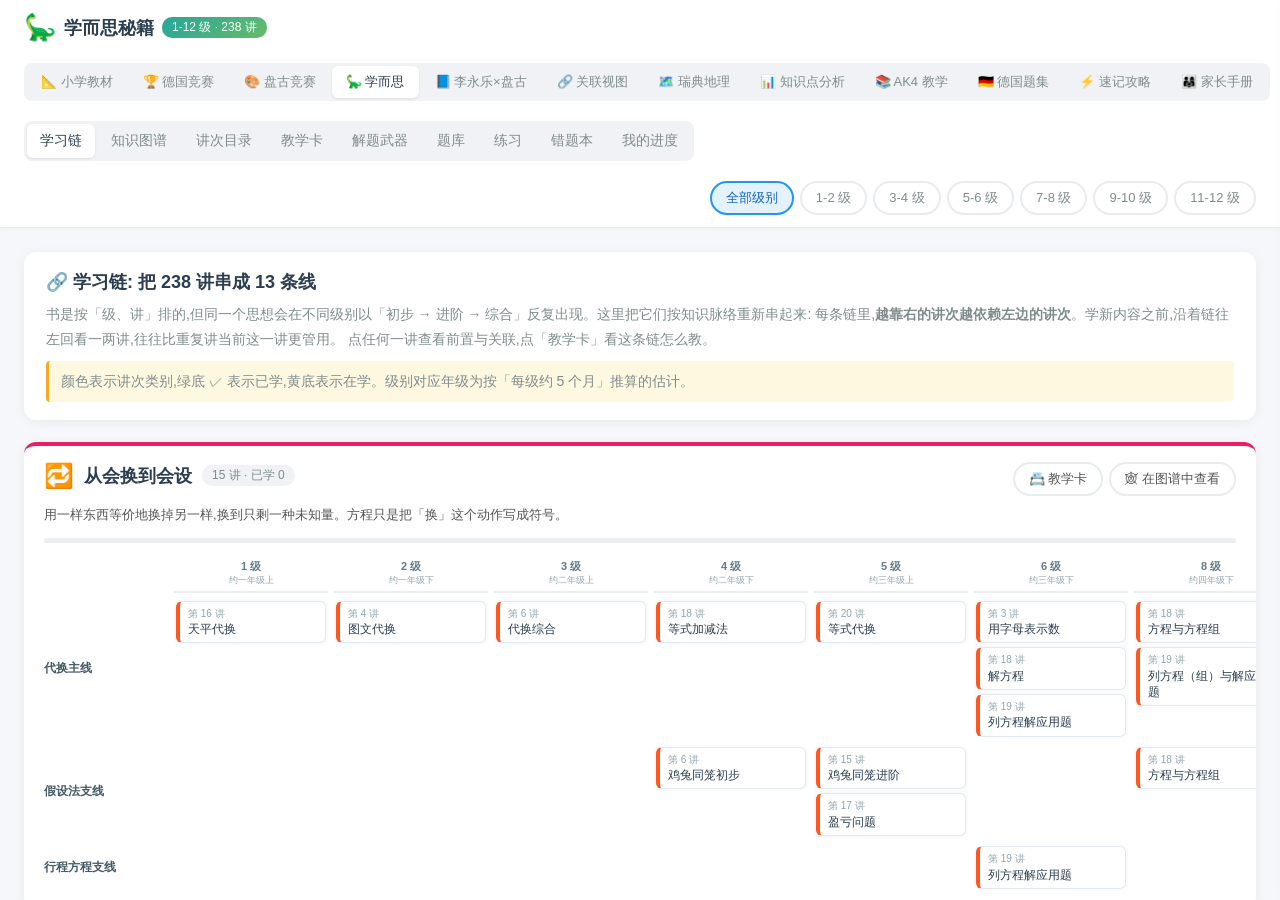
<file: xes.html>
<!DOCTYPE html>
<html lang="zh-CN">
<head>
    <meta charset="UTF-8">
    <meta name="viewport" content="width=device-width, initial-scale=1.0">
    <title>学而思秘籍知识链 · 1-12 级 238 讲</title>
    <script src="https://d3js.org/d3.v7.min.js"></script>
    <link rel="stylesheet" href="style.css">
    <link rel="stylesheet" href="xes.css">
</head>
<body>
    <div class="app-container">
        <!-- 顶部导航栏 -->
        <header class="header">
            <div class="logo">
                <span class="logo-icon">&#x1F995;</span>
                <h1>学而思秘籍</h1>
                <span class="subtitle subtitle-xes">1-12 级 · 238 讲</span>
            </div>

            <!-- 图谱切换 -->
            <div class="map-switch">
                <a class="map-switch-btn" href="index.html" title="小学教材知识图谱">&#x1F4D0; 小学教材</a>
                <a class="map-switch-btn" href="german.html" title="德国竞赛知识图谱">&#x1F3C6; 德国竞赛</a>
                <a class="map-switch-btn" href="pangu.html" title="盘古竞赛知识图谱">&#x1F3A8; 盘古竞赛</a>
                <span class="map-switch-btn active">&#x1F995; 学而思</span>
                <a class="map-switch-btn" href="li.html" title="盘古 AK4 知识点 ↔ 李永乐小学数学讲次，附讲解和练习">&#x1F4D8; 李永乐×盘古</a>
                <a class="map-switch-btn" href="bridge.html" title="查看图谱之间的关联">&#x1F517; 关联视图</a>
                <a class="map-switch-btn" href="sweden-provinces.html" title="瑞典 25 省份记忆地图">&#x1F5FA;&#xFE0F; 瑞典地理</a>
                <a class="map-switch-btn" href="knowledge-points.html" title="盘古竞赛知识点深度分析">&#x1F4CA; 知识点分析</a>
                <a class="map-switch-btn" href="ak4-knowledge-expand.html" title="AK4 知识点扩展教学">&#x1F4DA; AK4 教学</a>
                <a class="map-switch-btn" href="german-pangu-ak34.html" title="德国盘古 AK3/4 71 题">&#x1F1E9;&#x1F1EA; 德国题集</a>
                <a class="map-switch-btn" href="german-pangu-ak34-study.html" title="71 题速记攻略">&#x26A1; 速记攻略</a>
                <a class="map-switch-btn" href="ak4-parent-guide.html" title="家长辅导手册 · 可打印 A4 版">&#x1F468;&#x200D;&#x1F469;&#x200D;&#x1F467; 家长手册</a>
            </div>

            <nav class="nav-tabs" id="xes-tabs">
                <button class="tab-btn active" data-view="chains" onclick="switchView('chains')">学习链</button>
                <button class="tab-btn" data-view="graph" onclick="switchView('graph')">知识图谱</button>
                <button class="tab-btn" data-view="lectures" onclick="switchView('lectures')">讲次目录</button>
                <button class="tab-btn" data-view="cards" onclick="switchView('cards')">教学卡</button>
                <button class="tab-btn" data-view="methods" onclick="switchView('methods')">解题武器</button>
                <button class="tab-btn" data-view="problems" onclick="switchView('problems')">题库</button>
                <button class="tab-btn" data-view="practice" onclick="switchView('practice')">练习</button>
                <button class="tab-btn" data-view="wrong" onclick="switchView('wrong')">错题本</button>
                <button class="tab-btn" data-view="progress" onclick="switchView('progress')">我的进度</button>
            </nav>

            <div class="grade-filter" id="level-filter">
                <button class="grade-btn active" data-range="all" onclick="filterLevel('all')">全部级别</button>
                <button class="grade-btn" data-range="1-2" onclick="filterLevel('1-2')" title="约一年级">1-2 级</button>
                <button class="grade-btn" data-range="3-4" onclick="filterLevel('3-4')" title="约二年级">3-4 级</button>
                <button class="grade-btn" data-range="5-6" onclick="filterLevel('5-6')" title="约三年级">5-6 级</button>
                <button class="grade-btn" data-range="7-8" onclick="filterLevel('7-8')" title="约四年级">7-8 级</button>
                <button class="grade-btn" data-range="9-10" onclick="filterLevel('9-10')" title="约五年级">9-10 级</button>
                <button class="grade-btn" data-range="11-12" onclick="filterLevel('11-12')" title="约六年级">11-12 级</button>
            </div>
        </header>

        <!-- 主内容区 -->
        <main class="main-content">
            <!-- 学习链 (泳道图) -->
            <div class="view-panel active" id="chains-view">
                <div class="xes-scroll"><div class="xes-container" id="chains-container"></div></div>
            </div>

            <!-- 知识图谱 -->
            <div class="view-panel" id="graph-view">
                <div class="graph-container" id="xes-graph-container">
                    <svg id="xes-graph"></svg>
                    <div class="xes-graph-toolbar">
                        <label>知识链
                            <select id="graph-chain" class="topic-select" onchange="onGraphFilter()"></select>
                        </label>
                        <label>类别
                            <select id="graph-category" class="topic-select" onchange="onGraphFilter()"></select>
                        </label>
                        <label class="xes-check"><input type="checkbox" id="graph-labels" onchange="onGraphFilter()"> 显示全部标签</label>
                    </div>
                    <div class="graph-legend xes-legend">
                        <span id="graph-legend-cats" class="xes-legend-cats"></span>
                        <span class="legend-item"><span class="line-solid"></span> 前置</span>
                        <span class="legend-item"><span class="line-dashed"></span> 相关</span>
                        <span class="legend-tip">横向 = 级别 1→12 · 点击圆点查看讲次 · 悬停高亮前后关系 · 滚轮缩放</span>
                    </div>
                </div>
            </div>

            <!-- 讲次目录 -->
            <div class="view-panel" id="lectures-view">
                <div class="xes-scroll"><div class="xes-container" id="lectures-container"></div></div>
            </div>

            <!-- 教学卡 -->
            <div class="view-panel" id="cards-view">
                <div class="xes-scroll"><div class="xes-container" id="cards-container"></div></div>
            </div>

            <!-- 解题武器 -->
            <div class="view-panel" id="methods-view">
                <div class="xes-scroll"><div class="xes-container" id="methods-container"></div></div>
            </div>

            <!-- 题库 / 练习 / 错题本 -->
            <div class="view-panel" id="problems-view">
                <div class="xes-scroll"><div class="xes-container" id="problems-container"></div></div>
            </div>
            <div class="view-panel" id="practice-view">
                <div class="xes-scroll"><div class="xes-container" id="practice-container"></div></div>
            </div>
            <div class="view-panel" id="wrong-view">
                <div class="xes-scroll"><div class="xes-container" id="wrong-container"></div></div>
            </div>

            <!-- 我的进度 -->
            <div class="view-panel" id="progress-view">
                <div class="xes-scroll"><div class="xes-container" id="progress-container"></div></div>
            </div>
        </main>

        <!-- 详情面板 -->
        <div class="detail-overlay" id="detail-overlay" onclick="closeDetail()"></div>
        <aside class="detail-panel" id="detail-panel">
            <button class="close-btn" onclick="closeDetail()">&times;</button>
            <div class="detail-content" id="detail-content"></div>
        </aside>
    </div>

    <script src="data.js"></script>
    <script src="german-data.js"></script>
    <script src="pangu-data.js"></script>
    <script src="xes-data.js"></script>
    <script src="xes-cards.js"></script>
    <script src="xes-problems.js"></script>
    <script src="xes-app.js"></script>
    <script src="xes-practice.js"></script>
</body>
</html>
</file>
<file: style.css>
/* ============= 全局样式 ============= */
* {
    margin: 0;
    padding: 0;
    box-sizing: border-box;
}

:root {
    --grade3: #4CAF50;
    --grade4: #2196F3;
    --grade5: #FF9800;
    --grade6: #9C27B0;
    --cat-calc: #E91E63;
    --cat-number: #3F51B5;
    --cat-geometry: #009688;
    --cat-app: #FF5722;
    --cat-count: #795548;
    --cat-fraction: #FF9800;
    --cat-travel: #8BC34A;
    --cat-other: #9E9E9E;
    --bg-primary: #f5f7fa;
    --bg-card: #ffffff;
    --text-primary: #2c3e50;
    --text-secondary: #7f8c8d;
    --border: #e8ecef;
    --shadow: 0 2px 12px rgba(0,0,0,0.06);
    --radius: 12px;
}

body {
    font-family: -apple-system, BlinkMacSystemFont, 'Segoe UI', 'Microsoft YaHei', 'PingFang SC', sans-serif;
    background: var(--bg-primary);
    color: var(--text-primary);
    min-height: 100vh;
    overflow: hidden;
}

.app-container {
    display: flex;
    flex-direction: column;
    height: 100vh;
}

/* ============= 头部导航 ============= */
.header {
    display: flex;
    align-items: center;
    padding: 12px 24px;
    background: var(--bg-card);
    border-bottom: 1px solid var(--border);
    box-shadow: 0 1px 4px rgba(0,0,0,0.04);
    gap: 20px;
    flex-wrap: wrap;
    z-index: 100;
}

.logo {
    display: flex;
    align-items: center;
    gap: 8px;
}

.logo-icon {
    font-size: 26px;
}

.logo h1 {
    font-size: 18px;
    font-weight: 700;
    color: var(--text-primary);
    white-space: nowrap;
}

.logo .subtitle {
    font-size: 12px;
    background: linear-gradient(135deg, var(--grade3), var(--grade4));
    color: white;
    padding: 2px 10px;
    border-radius: 10px;
    font-weight: 500;
}

.nav-tabs {
    display: flex;
    gap: 3px;
    background: #f0f2f5;
    border-radius: 8px;
    padding: 3px;
}

.tab-btn {
    padding: 8px 18px;
    border: none;
    background: transparent;
    border-radius: 6px;
    cursor: pointer;
    font-size: 14px;
    font-weight: 500;
    color: var(--text-secondary);
    transition: all 0.2s;
}

.tab-btn.active {
    background: white;
    color: var(--text-primary);
    box-shadow: 0 1px 3px rgba(0,0,0,0.08);
}

.tab-btn:hover:not(.active) {
    color: var(--text-primary);
}

.grade-filter {
    display: flex;
    gap: 6px;
    margin-left: auto;
}

.grade-btn {
    padding: 6px 14px;
    border: 2px solid var(--border);
    background: white;
    border-radius: 20px;
    cursor: pointer;
    font-size: 13px;
    font-weight: 500;
    transition: all 0.2s;
    color: var(--text-secondary);
}

.grade-btn.active {
    border-color: #2196F3;
    background: #e3f2fd;
    color: #1565C0;
}

.grade-btn[data-grade="3"].active { border-color: var(--grade3); background: #e8f5e9; color: #2E7D32; }
.grade-btn[data-grade="4"].active { border-color: var(--grade4); background: #e3f2fd; color: #1565C0; }
.grade-btn[data-grade="5"].active { border-color: var(--grade5); background: #fff3e0; color: #E65100; }
.grade-btn[data-grade="6"].active { border-color: var(--grade6); background: #f3e5f5; color: #6A1B9A; }
.grade-btn[data-grade="7"].active { border-color: #AB47BC; background: #f3e5f5; color: #6A1B9A; }
.grade-btn[data-grade="8"].active { border-color: #EF5350; background: #ffebee; color: #C62828; }
.grade-btn[data-grade="9"].active { border-color: #5D4037; background: #efebe9; color: #4E342E; }

.grade-btn:hover:not(.active) {
    border-color: #bbb;
}

/* ============= 轮次过滤按钮（初赛/复赛/决赛） ============= */
.round-btn {
    padding: 6px 14px;
    border: 2px solid var(--border);
    background: white;
    border-radius: 20px;
    cursor: pointer;
    font-size: 13px;
    color: #555;
    transition: all 0.15s;
    margin-right: 4px;
}
.round-btn.active {
    border-color: #009688;
    background: #e0f2f1;
    color: #00695C;
    font-weight: 700;
}
.round-btn:hover:not(.active) {
    border-color: #bbb;
}

/* 年级过滤器下淡出的节点 */
.graph-node-hidden {
    opacity: 0.15 !important;
    pointer-events: none;
}

/* ============= 主题 / 难度 下拉选择器 ============= */
.topic-select {
    padding: 6px 10px;
    border: 2px solid var(--border);
    background: white;
    border-radius: 20px;
    cursor: pointer;
    font-size: 13px;
    color: #555;
    margin-right: 4px;
    max-width: 220px;
}
.topic-select:hover { border-color: #bbb; }
.topic-select:focus { outline: none; border-color: #009688; }

/* ============= 练习模式 ============= */
.practice-container {
    padding: 20px 24px 40px;
    max-width: 860px;
    margin: 0 auto;
    width: 100%;
}
.practice-card {
    background: white;
    border-radius: 12px;
    box-shadow: 0 2px 8px rgba(0,0,0,0.08);
    padding: 24px;
    border: 1px solid #eee;
}
.practice-meta {
    display: flex;
    gap: 8px;
    align-items: center;
    flex-wrap: wrap;
    margin-bottom: 10px;
    font-size: 13px;
}
.practice-round { color: #666; font-weight: 600; }
.practice-num   { color: #009688; font-weight: 700; }
.practice-diff  { color: #F9A825; font-weight: 700; letter-spacing: 2px; }
.practice-title {
    font-size: 20px;
    color: #2c3e50;
    margin: 6px 0 14px;
}
.practice-question {
    font-size: 16px;
    line-height: 1.7;
    color: #333;
    background: #fafcfd;
    border-left: 4px solid #009688;
    padding: 14px 18px;
    border-radius: 6px;
    margin-bottom: 16px;
}
.practice-options {
    padding-left: 30px;
    line-height: 2.0;
    font-size: 15px;
}
.practice-opt-correct {
    background: #e8f5e9;
    color: #2E7D32;
    font-weight: 700;
    padding: 2px 8px;
    border-radius: 4px;
}
.practice-hint {
    background: #fff8e1;
    border-left: 4px solid #F9A825;
    padding: 12px 16px;
    border-radius: 6px;
    margin: 14px 0;
    line-height: 1.6;
    color: #4E342E;
}
.practice-tags {
    display: flex;
    gap: 6px;
    flex-wrap: wrap;
    margin: 12px 0 4px;
}
.practice-actions {
    display: flex;
    gap: 8px;
    flex-wrap: wrap;
    margin-top: 22px;
    padding-top: 16px;
    border-top: 1px solid #eee;
}
.practice-btn {
    padding: 8px 16px;
    border: 2px solid var(--border);
    background: white;
    border-radius: 8px;
    cursor: pointer;
    font-size: 14px;
    color: #333;
    text-decoration: none;
    transition: all 0.15s;
}
.practice-btn:hover { border-color: #999; background: #f5f5f5; }
.practice-btn-primary {
    background: #009688; color: white; border-color: #009688;
}
.practice-btn-primary:hover { background: #00796B; border-color: #00796B; }
.practice-btn-hint {
    border-color: #F9A825; color: #E65100; background: #fff8e1;
}
.practice-btn-answer {
    border-color: #4CAF50; color: #2E7D32; background: #e8f5e9;
}
.practice-btn-reshuffle {
    border-color: #9C27B0; color: #6A1B9A;
}
.practice-btn-pdf {
    border-color: #607D8B; color: #37474F;
}

/* ============= 打印导出 ============= */
.print-container {
    padding: 20px 24px 40px;
    max-width: 900px;
    margin: 0 auto;
    width: 100%;
}
.print-controls {
    background: white;
    border-radius: 10px;
    padding: 18px 22px;
    margin-bottom: 20px;
    border: 1px solid #eee;
    box-shadow: 0 1px 4px rgba(0,0,0,0.05);
}
.print-toolbar {
    display: flex;
    gap: 6px;
    align-items: center;
    flex-wrap: wrap;
    margin-top: 12px;
}
.print-toggle-btn {
    padding: 6px 14px;
    border: 2px solid var(--border);
    background: white;
    border-radius: 20px;
    cursor: pointer;
    font-size: 13px;
    color: #555;
}
.print-toggle-btn.active {
    border-color: #009688;
    background: #e0f2f1;
    color: #00695C;
    font-weight: 700;
}
.print-btn-primary {
    background: #009688;
    color: white;
    border-color: #009688;
    font-weight: 700;
}
.print-doc {
    background: white;
    padding: 30px 40px;
    border-radius: 8px;
    box-shadow: 0 2px 12px rgba(0,0,0,0.08);
}
.print-cover {
    text-align: center;
    padding-bottom: 20px;
    margin-bottom: 24px;
    border-bottom: 2px solid #009688;
}
.print-cover h1 { color: #2c3e50; margin-bottom: 8px; }
.print-cover p  { color: #666; margin: 4px 0; }
.print-section {
    margin-bottom: 30px;
    page-break-inside: avoid;
}
.print-section-title {
    color: #009688;
    border-bottom: 1px solid #b2dfdb;
    padding-bottom: 6px;
    margin: 20px 0 14px;
}
.print-section-count {
    font-weight: 400;
    color: #777;
    font-size: 14px;
}
.print-problem {
    padding: 12px 0;
    border-bottom: 1px dashed #eee;
    page-break-inside: avoid;
}
.print-problem-head {
    display: flex; gap: 8px; align-items: center;
    font-size: 12px; color: #888;
    margin-bottom: 4px;
}
.print-problem-seq { font-weight: 700; color: #2c3e50; font-size: 14px; }
.print-problem-badge { background: #eceff1; padding: 2px 8px; border-radius: 3px; }
.print-problem-diff { color: #F9A825; letter-spacing: 2px; }
.print-problem-img { color: #B71C1C; font-style: italic; }
.print-problem-title { margin: 4px 0 6px; color: #2c3e50; }
.print-problem-question { line-height: 1.6; margin: 4px 0 8px; }
.print-problem-options { padding-left: 24px; margin: 4px 0; line-height: 1.7; }
.print-problem-hint {
    background: #fff8e1;
    padding: 6px 12px;
    border-left: 3px solid #F9A825;
    margin-top: 6px;
    font-size: 13px;
    color: #4E342E;
}
.print-empty { text-align: center; color: #999; padding: 30px; }

/* 打印时隐藏工具栏、头部等 */
@media print {
    .no-print, .header, .detail-panel, .detail-overlay { display: none !important; }
    .main-content { padding: 0 !important; }
    .print-container { padding: 0; max-width: 100%; }
    .print-doc { box-shadow: none; padding: 0; }
    body { background: white !important; }
    .print-section { page-break-inside: auto; }
    .print-problem { page-break-inside: avoid; }
    .print-opt-answer { font-weight: 700; color: #2E7D32; }
}
.print-opt-answer { font-weight: 700; color: #2E7D32; }
.problem-opt-answer { background: #e8f5e9; color: #2E7D32; font-weight: 700; padding: 2px 8px; border-radius: 4px; }

/* ============= 状态：错题本 / 收藏 ============= */
.status-tag {
    display: inline-block;
    padding: 2px 8px;
    border-radius: 12px;
    font-size: 11px;
    font-weight: 700;
}
.status-correct { background: #e8f5e9; color: #2E7D32; }
.status-wrong   { background: #ffebee; color: #C62828; }
.status-star    { background: #fff8e1; color: #E65100; }

/* 卡片右上角的状态徽标 */
.card-status-badge {
    display: inline-block;
    width: 20px; height: 20px;
    border-radius: 50%;
    font-size: 12px;
    font-weight: 700;
    line-height: 20px;
    text-align: center;
    margin-left: 4px;
}
.card-status-badge.status-star    { background: #F9A825; color: white; }
.card-status-badge.status-correct { background: #4CAF50; color: white; }
.card-status-badge.status-wrong   { background: #EF5350; color: white; }

/* 卡片本身高亮 */
.pangu-problem-card.card-wrong { border-color: #EF5350; box-shadow: 0 2px 8px rgba(239,83,80,0.15); }
.pangu-problem-card.card-starred { border-left: 4px solid #F9A825; }

/* 状态按钮 */
.practice-status-actions, .detail-status-bar {
    display: flex;
    gap: 8px;
    align-items: center;
    padding: 12px 16px;
    background: #fafcfd;
    border-radius: 8px;
    margin: 14px 0;
    flex-wrap: wrap;
}
.status-label { color: #555; font-size: 13px; font-weight: 600; }
.status-btn {
    padding: 6px 14px;
    border: 2px solid var(--border);
    background: white;
    border-radius: 20px;
    cursor: pointer;
    font-size: 13px;
    color: #666;
    transition: all 0.15s;
}
.status-btn:hover { border-color: #bbb; background: #f5f5f5; }
.status-btn-correct-active { border-color: #4CAF50; background: #e8f5e9; color: #2E7D32; font-weight: 700; }
.status-btn-wrong-active   { border-color: #EF5350; background: #ffebee; color: #C62828; font-weight: 700; }
.status-btn-star-active    { border-color: #F9A825; background: #fff8e1; color: #E65100; font-weight: 700; }

/* 状态筛选栏 */
.set-filter-bar {
    display: flex;
    gap: 6px;
    align-items: center;
    flex-wrap: wrap;
    margin-top: 12px;
    padding: 12px 14px;
    background: #f9fafb;
    border-radius: 8px;
    border: 1px solid #eee;
}
.set-filter-label { color: #555; font-size: 13px; font-weight: 600; }
.set-btn {
    padding: 6px 12px;
    border: 2px solid var(--border);
    background: white;
    border-radius: 20px;
    cursor: pointer;
    font-size: 13px;
    color: #555;
    transition: all 0.15s;
}
.set-btn:hover { border-color: #bbb; }
.set-btn.active { border-color: #009688; background: #e0f2f1; color: #00695C; font-weight: 700; }
.set-btn[data-set="starred"].active { border-color: #F9A825; background: #fff8e1; color: #E65100; }
.set-btn[data-set="wrong"].active   { border-color: #EF5350; background: #ffebee; color: #C62828; }
.set-btn[data-set="correct"].active { border-color: #4CAF50; background: #e8f5e9; color: #2E7D32; }

/* CSV 导出 / 清空按钮 */
.csv-export-btn {
    padding: 6px 14px;
    border: 2px solid #009688;
    background: white;
    color: #00695C;
    border-radius: 20px;
    cursor: pointer;
    font-size: 13px;
    font-weight: 700;
    margin-left: 6px;
}
.csv-export-btn:hover { background: #e0f2f1; }
.csv-reset-btn { border-color: #EF5350; color: #C62828; }
.csv-reset-btn:hover { background: #ffebee; }

/* 进度统计 inline */
.stat-inline {
    display: inline-block;
    margin-left: 12px;
    padding: 2px 8px;
    background: #f5f5f5;
    border-radius: 12px;
    font-size: 13px;
    font-weight: 700;
}

/* ============= 主内容区 ============= */
.main-content {
    flex: 1;
    display: flex;
    position: relative;
    overflow: hidden;
}

.view-panel {
    display: none;
    width: 100%;
    height: 100%;
}

.view-panel.active {
    display: flex;
}

/* ============= 知识图谱 ============= */
#graph-view {
    position: relative;
}

.graph-container {
    flex: 1;
    position: relative;
    overflow: hidden;
    background: radial-gradient(circle at center, #f8fafe 0%, #f0f4f8 100%);
}

.graph-container svg {
    width: 100%;
    height: 100%;
}

.graph-legend {
    position: absolute;
    top: 16px;
    left: 16px;
    background: rgba(255,255,255,0.96);
    border-radius: var(--radius);
    padding: 16px;
    box-shadow: var(--shadow);
    font-size: 12px;
    max-width: 150px;
    border: 1px solid var(--border);
}

.graph-legend h3 {
    font-size: 11px;
    text-transform: uppercase;
    letter-spacing: 0.5px;
    margin-bottom: 8px;
    color: var(--text-secondary);
}

.legend-item {
    display: flex;
    align-items: center;
    gap: 8px;
    margin-bottom: 5px;
    font-size: 12px;
}

.legend-tip {
    font-size: 11px;
    color: var(--text-secondary);
    line-height: 1.5;
    margin-top: 4px;
}

.dot {
    width: 10px;
    height: 10px;
    border-radius: 50%;
    flex-shrink: 0;
}

.dot.grade3 { background: var(--grade3); }
.dot.grade4 { background: var(--grade4); }
.dot.grade5 { background: var(--grade5); }
.dot.grade6 { background: var(--grade6); }
.dot.cat-calc { background: var(--cat-calc); }
.dot.cat-number { background: var(--cat-number); }
.dot.cat-geometry { background: var(--cat-geometry); }
.dot.cat-app { background: var(--cat-app); }
.dot.cat-count { background: var(--cat-count); }
.dot.cat-fraction { background: var(--cat-fraction); }
.dot.cat-travel { background: var(--cat-travel); }
.dot.cat-other { background: var(--cat-other); }

.line-solid {
    width: 18px;
    height: 2px;
    background: #555;
    border-radius: 1px;
}

.line-dashed {
    width: 18px;
    height: 2px;
    background: repeating-linear-gradient(90deg, #999 0, #999 3px, transparent 3px, transparent 6px);
}

.graph-legend hr {
    border: none;
    border-top: 1px solid var(--border);
    margin: 8px 0;
}

/* ============= D3 图谱样式 ============= */
.node circle {
    stroke-width: 2.5px;
    cursor: pointer;
    transition: filter 0.2s;
}

.node circle:hover {
    filter: brightness(1.15) drop-shadow(0 0 6px rgba(0,0,0,0.2));
}

.node text {
    font-size: 10px;
    font-weight: 500;
    pointer-events: none;
    fill: var(--text-primary);
    text-anchor: middle;
}

.link {
    fill: none;
    stroke-opacity: 0.5;
}

.link.prerequisite {
    stroke: #888;
    stroke-width: 1.5px;
    marker-end: url(#arrow);
}

.link.related {
    stroke: #bbb;
    stroke-width: 1px;
    stroke-dasharray: 4 3;
}

.node.dimmed circle {
    opacity: 0.2;
}
.node.dimmed text {
    opacity: 0.2;
}
.link.dimmed {
    stroke-opacity: 0.05;
}

/* ============= 知识列表视图 ============= */
#list-view {
    flex-direction: column;
    overflow-y: auto;
    padding: 24px;
}

.list-container {
    max-width: 1100px;
    margin: 0 auto;
    width: 100%;
}

.grade-section {
    margin-bottom: 36px;
}

.grade-section-title {
    font-size: 20px;
    padding: 12px 0;
    border-bottom: 3px solid var(--border);
    margin-bottom: 16px;
    display: flex;
    align-items: center;
    gap: 10px;
}

.grade-badge {
    display: inline-block;
    padding: 3px 12px;
    border-radius: 12px;
    font-size: 13px;
    color: white;
    font-weight: 500;
}

.grade3-badge { background: var(--grade3); }
.grade4-badge { background: var(--grade4); }
.grade5-badge { background: var(--grade5); }
.grade6-badge { background: var(--grade6); }

.topic-grid {
    display: grid;
    grid-template-columns: repeat(auto-fill, minmax(300px, 1fr));
    gap: 12px;
}

.topic-card {
    background: var(--bg-card);
    border-radius: var(--radius);
    padding: 16px 18px;
    box-shadow: var(--shadow);
    cursor: pointer;
    transition: all 0.2s;
    border-left: 4px solid var(--border);
    position: relative;
}

.topic-card:hover {
    transform: translateY(-2px);
    box-shadow: 0 6px 20px rgba(0,0,0,0.1);
}

.topic-card.grade-3 { border-left-color: var(--grade3); }
.topic-card.grade-4 { border-left-color: var(--grade4); }
.topic-card.grade-5 { border-left-color: var(--grade5); }
.topic-card.grade-6 { border-left-color: var(--grade6); }
.topic-card.grade-7 { border-left-color: #AB47BC; }
.topic-card.grade-8 { border-left-color: #EF5350; }
.topic-card.grade-9 { border-left-color: #5D4037; }

.topic-card h4 {
    font-size: 15px;
    margin-bottom: 6px;
}

.topic-card .topic-meta {
    font-size: 12px;
    color: var(--text-secondary);
    display: flex;
    gap: 12px;
    margin-bottom: 6px;
}

.topic-card .topic-category {
    display: inline-block;
    padding: 2px 8px;
    border-radius: 10px;
    font-size: 11px;
    color: white;
    font-weight: 500;
}

.cat-bg-calc { background: var(--cat-calc); }
.cat-bg-number { background: var(--cat-number); }
.cat-bg-geometry { background: var(--cat-geometry); }
.cat-bg-app { background: var(--cat-app); }
.cat-bg-count { background: var(--cat-count); }
.cat-bg-fraction { background: var(--cat-fraction); }
.cat-bg-travel { background: var(--cat-travel); }
.cat-bg-other { background: var(--cat-other); }

/* ============= 学习路径视图 ============= */
#path-view {
    flex-direction: column;
    overflow-y: auto;
    padding: 24px;
}

.path-container {
    max-width: 860px;
    margin: 0 auto;
    width: 100%;
}

.path-intro {
    background: var(--bg-card);
    border-radius: var(--radius);
    padding: 20px;
    margin-bottom: 28px;
    box-shadow: var(--shadow);
}

.path-intro h2 {
    font-size: 18px;
    margin-bottom: 8px;
}

.path-intro p {
    font-size: 14px;
    color: var(--text-secondary);
    line-height: 1.7;
}

.path-section {
    margin-bottom: 32px;
}

.path-section h2 {
    font-size: 16px;
    margin-bottom: 14px;
    display: flex;
    align-items: center;
    gap: 8px;
    padding-left: 12px;
    border-left: 4px solid #ccc;
}

.path-calc h2 { border-left-color: var(--cat-calc); }
.path-number h2 { border-left-color: var(--cat-number); }
.path-geometry h2 { border-left-color: var(--cat-geometry); }
.path-app h2 { border-left-color: var(--cat-app); }
.path-count h2 { border-left-color: var(--cat-count); }
.path-fraction h2 { border-left-color: var(--cat-fraction); }
.path-travel h2 { border-left-color: var(--cat-travel); }

.path-timeline {
    position: relative;
    padding-left: 32px;
}

.path-timeline::before {
    content: '';
    position: absolute;
    left: 11px;
    top: 8px;
    bottom: 8px;
    width: 2px;
    background: linear-gradient(to bottom, var(--grade3), var(--grade4), var(--grade5), var(--grade6));
    border-radius: 1px;
}

.path-node {
    position: relative;
    padding: 12px 16px;
    margin-bottom: 8px;
    background: var(--bg-card);
    border-radius: 8px;
    box-shadow: 0 1px 4px rgba(0,0,0,0.05);
    cursor: pointer;
    transition: all 0.2s;
}

.path-node:hover {
    box-shadow: 0 3px 12px rgba(0,0,0,0.1);
    transform: translateX(4px);
}

.path-node::before {
    content: '';
    position: absolute;
    left: -25px;
    top: 16px;
    width: 10px;
    height: 10px;
    border-radius: 50%;
    border: 2px solid white;
}

.path-node.grade-3::before { background: var(--grade3); box-shadow: 0 0 0 2px var(--grade3); }
.path-node.grade-4::before { background: var(--grade4); box-shadow: 0 0 0 2px var(--grade4); }
.path-node.grade-5::before { background: var(--grade5); box-shadow: 0 0 0 2px var(--grade5); }
.path-node.grade-6::before { background: var(--grade6); box-shadow: 0 0 0 2px var(--grade6); }
.path-node.grade-7::before { background: #AB47BC; box-shadow: 0 0 0 2px #AB47BC; }
.path-node.grade-8::before { background: #EF5350; box-shadow: 0 0 0 2px #EF5350; }
.path-node.grade-9::before { background: #5D4037; box-shadow: 0 0 0 2px #5D4037; }

.path-node .node-title {
    font-weight: 600;
    font-size: 14px;
}

.path-node .node-desc {
    font-size: 12px;
    color: var(--text-secondary);
    margin-top: 3px;
}

.path-arrow {
    text-align: center;
    color: #bbb;
    font-size: 12px;
    margin: 4px 0;
    padding-left: 32px;
}

/* ============= 详情面板 ============= */
.detail-overlay {
    display: none;
    position: fixed;
    top: 0;
    left: 0;
    right: 0;
    bottom: 0;
    background: rgba(0,0,0,0.3);
    z-index: 199;
}

.detail-overlay.open {
    display: block;
}

.detail-panel {
    position: fixed;
    right: -520px;
    top: 0;
    width: 500px;
    height: 100vh;
    background: var(--bg-card);
    box-shadow: -4px 0 24px rgba(0,0,0,0.12);
    z-index: 200;
    transition: right 0.3s cubic-bezier(0.4, 0, 0.2, 1);
    overflow-y: auto;
    padding: 28px;
}

.detail-panel.open {
    right: 0;
}

.close-btn {
    position: absolute;
    top: 16px;
    right: 16px;
    width: 36px;
    height: 36px;
    border: none;
    background: #f0f2f5;
    border-radius: 50%;
    font-size: 22px;
    cursor: pointer;
    display: flex;
    align-items: center;
    justify-content: center;
    transition: background 0.2s;
    color: #666;
}

.close-btn:hover {
    background: #e0e0e0;
}

.detail-content {
    padding-top: 12px;
}

.detail-content h2 {
    font-size: 22px;
    margin-bottom: 8px;
    line-height: 1.3;
}

.detail-grade-badge {
    display: inline-block;
    padding: 4px 14px;
    border-radius: 14px;
    font-size: 13px;
    color: white;
    margin-bottom: 16px;
    font-weight: 500;
}

.detail-section {
    margin-bottom: 22px;
}

.detail-section h3 {
    font-size: 15px;
    color: var(--text-primary);
    margin-bottom: 10px;
    padding-bottom: 6px;
    border-bottom: 2px solid #f0f2f5;
    display: flex;
    align-items: center;
    gap: 6px;
}

.detail-section h3::before {
    content: '';
    width: 3px;
    height: 16px;
    border-radius: 2px;
    background: var(--grade4);
}

.detail-section p,
.detail-section li {
    font-size: 14px;
    line-height: 1.8;
    color: #444;
}

.detail-section ul, .detail-section ol {
    padding-left: 20px;
}

.detail-section li {
    margin-bottom: 4px;
}

.example-box {
    background: #f8faff;
    border-radius: 10px;
    padding: 16px;
    margin-bottom: 12px;
    border-left: 3px solid #42A5F5;
}

.example-box h4 {
    font-size: 13px;
    color: #1565C0;
    margin-bottom: 8px;
    font-weight: 600;
}

.example-box .question {
    font-size: 14px;
    margin-bottom: 10px;
    font-weight: 500;
    line-height: 1.6;
}

.example-box .solution {
    font-size: 13px;
    color: #555;
    padding: 10px 12px;
    background: white;
    border-radius: 6px;
    line-height: 1.7;
}

.exercise-box {
    background: #fffde7;
    border-radius: 10px;
    padding: 16px;
    margin-bottom: 10px;
    border-left: 3px solid #FFC107;
}

.exercise-box h4 {
    font-size: 13px;
    color: #F57F17;
    margin-bottom: 8px;
    font-weight: 600;
}

.exercise-box p {
    font-size: 14px;
    line-height: 1.7;
}

.tip-box {
    background: #f1f8e9;
    border-radius: 10px;
    padding: 16px;
    margin-bottom: 12px;
    border-left: 3px solid #8BC34A;
}

.tip-box h4 {
    font-size: 13px;
    color: #33691E;
    margin-bottom: 8px;
    font-weight: 600;
}

.tip-box li {
    font-size: 13px;
    line-height: 1.7;
}

.prereq-section {
    margin-top: 12px;
}

.prereq-tags {
    display: flex;
    flex-wrap: wrap;
    gap: 6px;
    margin-top: 8px;
}

.prereq-tag {
    display: inline-block;
    padding: 4px 12px;
    background: #e8f5e9;
    border-radius: 14px;
    font-size: 12px;
    color: #2E7D32;
    cursor: pointer;
    transition: all 0.2s;
    border: 1px solid #c8e6c9;
}

.prereq-tag:hover {
    background: #c8e6c9;
    transform: scale(1.05);
}

.next-tags {
    display: flex;
    flex-wrap: wrap;
    gap: 6px;
    margin-top: 8px;
}

.next-tag {
    display: inline-block;
    padding: 4px 12px;
    background: #e3f2fd;
    border-radius: 14px;
    font-size: 12px;
    color: #1565C0;
    cursor: pointer;
    transition: all 0.2s;
    border: 1px solid #bbdefb;
}

.next-tag:hover {
    background: #bbdefb;
    transform: scale(1.05);
}

.empty-state {
    text-align: center;
    padding: 80px 20px;
    color: var(--text-secondary);
    font-size: 16px;
}

/* ============= 响应式 ============= */
@media (max-width: 768px) {
    .header {
        padding: 10px 12px;
        gap: 10px;
    }

    .logo h1 { font-size: 15px; }
    .logo .subtitle { display: none; }

    .grade-filter {
        margin-left: 0;
        width: 100%;
        justify-content: center;
    }

    .detail-panel {
        width: 100%;
        right: -100%;
    }

    .graph-legend {
        display: none;
    }

    .topic-grid {
        grid-template-columns: 1fr;
    }

    .tab-btn {
        padding: 6px 12px;
        font-size: 13px;
    }
}

/* ============= 图谱切换器（顶部） ============= */
.map-switch {
    display: flex;
    background: #f0f2f5;
    border-radius: 8px;
    padding: 3px;
    gap: 2px;
}

.map-switch-btn {
    display: inline-flex;
    align-items: center;
    gap: 6px;
    padding: 7px 14px;
    border-radius: 6px;
    font-size: 13px;
    font-weight: 500;
    color: var(--text-secondary);
    text-decoration: none;
    cursor: pointer;
    transition: all 0.2s;
    border: none;
    background: transparent;
    white-space: nowrap;
}

.map-switch-btn:hover:not(.active) {
    color: var(--text-primary);
    background: rgba(255,255,255,0.5);
}

.map-switch-btn.active {
    background: white;
    color: var(--text-primary);
    box-shadow: 0 1px 3px rgba(0,0,0,0.08);
    cursor: default;
}

/* 德国竞赛副标题的独立色调 */
.logo .subtitle-german {
    background: linear-gradient(135deg, #DD0000, #FFCE00);
    color: #000;
}

/* ============= 跨图连接标签（关联主题） ============= */
.cross-map-section {
    background: linear-gradient(135deg, #fef7ff 0%, #fff7f5 100%);
    border-radius: 10px;
    padding: 14px 16px;
    margin: 20px -4px;
    border: 1px solid #f0e6ff;
}

.cross-map-section h3 {
    border-bottom: none;
    padding-bottom: 0;
}

.cross-map-section h3::before {
    background: #9C27B0;
}

.cross-tags {
    display: flex;
    flex-direction: column;
    gap: 8px;
}

.cross-tag {
    display: flex;
    align-items: center;
    gap: 10px;
    padding: 10px 14px;
    background: white;
    border-radius: 10px;
    border: 1.5px solid #e8ecef;
    color: var(--text-primary);
    text-decoration: none;
    font-size: 13px;
    font-weight: 500;
    transition: all 0.2s;
    cursor: pointer;
}

.cross-tag:hover {
    border-color: #9C27B0;
    transform: translateX(3px);
    box-shadow: 0 3px 10px rgba(156, 39, 176, 0.15);
}

.cross-tag-grade {
    display: inline-block;
    padding: 2px 8px;
    border-radius: 10px;
    font-size: 11px;
    color: white;
    font-weight: 600;
    flex-shrink: 0;
}

.cross-tag-grade.grade-3 { background: var(--grade3); }
.cross-tag-grade.grade-4 { background: var(--grade4); }
.cross-tag-grade.grade-5 { background: var(--grade5); }
.cross-tag-grade.grade-6 { background: var(--grade6); }

.cross-tag-badge {
    margin-left: auto;
    background: #fff3e0;
    color: #E65100;
    font-size: 11px;
    padding: 2px 8px;
    border-radius: 10px;
    font-weight: 600;
}

.cross-tag-arrow {
    color: #9C27B0;
    font-weight: bold;
    margin-left: 4px;
}

.cross-tag-german:hover {
    border-color: #DD0000;
    box-shadow: 0 3px 10px rgba(221, 0, 0, 0.15);
}

.cross-tag-german .cross-tag-arrow {
    color: #DD0000;
}

/* ============= 例题 PDF 列表（详情面板内） ============= */
.pdf-grid {
    display: grid;
    grid-template-columns: 1fr;
    gap: 8px;
    margin-top: 8px;
}

.pdf-item {
    display: flex;
    align-items: center;
    gap: 12px;
    padding: 10px 14px;
    background: #f8faff;
    border-radius: 8px;
    border: 1px solid #e3f2fd;
    text-decoration: none;
    color: var(--text-primary);
    transition: all 0.2s;
}

.pdf-item:hover {
    background: #e3f2fd;
    border-color: #42A5F5;
    transform: translateX(2px);
}

.pdf-icon {
    font-size: 22px;
    flex-shrink: 0;
}

.pdf-title {
    font-size: 13px;
    font-weight: 600;
    color: #1565C0;
}

.pdf-file {
    font-size: 11px;
    color: var(--text-secondary);
    margin-top: 2px;
    font-family: 'Consolas', 'Monaco', monospace;
}

/* ============= 题库浏览视图 ============= */
#library-view {
    flex-direction: column;
    overflow-y: auto;
    padding: 24px;
}

.library-container {
    max-width: 1200px;
    margin: 0 auto;
    width: 100%;
}

.year-grid {
    display: grid;
    grid-template-columns: repeat(auto-fill, minmax(240px, 1fr));
    gap: 14px;
}

.year-card {
    background: var(--bg-card);
    border-radius: var(--radius);
    padding: 14px 16px;
    box-shadow: var(--shadow);
    border-left: 4px solid var(--grade4);
}

.year-card h3 {
    font-size: 15px;
    margin-bottom: 10px;
    color: var(--text-primary);
    padding-bottom: 6px;
    border-bottom: 1px solid var(--border);
}

.problem-list {
    list-style: none;
    padding: 0;
    margin: 0;
    display: flex;
    flex-direction: column;
    gap: 8px;
}

.problem-list li {
    padding: 8px 10px;
    border-radius: 6px;
    background: #f8faff;
    display: flex;
    flex-direction: column;
    gap: 6px;
}

.pdf-link {
    color: #1565C0;
    text-decoration: none;
    font-size: 13px;
    font-weight: 500;
    display: inline-flex;
    align-items: center;
    gap: 4px;
}

.pdf-link:hover {
    text-decoration: underline;
    color: #0D47A1;
}

.problem-tags {
    display: flex;
    flex-wrap: wrap;
    gap: 4px;
}

.topic-tag {
    display: inline-block;
    padding: 2px 8px;
    border-radius: 10px;
    font-size: 10px;
    color: white;
    cursor: pointer;
    opacity: 0.85;
    transition: opacity 0.2s;
}

.topic-tag:hover {
    opacity: 1;
    transform: scale(1.05);
}

/* 学习路径 · 逻辑推理线 */
.path-logic h2 { border-left-color: #9C27B0; }

/* code 样式（用于 detail-panel 里的文件名提示） */
.detail-section code {
    background: #f0f2f5;
    padding: 2px 6px;
    border-radius: 4px;
    font-family: 'Consolas', 'Monaco', monospace;
    font-size: 12px;
    color: #c2185b;
}

/* ============= 响应式补充 ============= */
@media (max-width: 768px) {
    .map-switch {
        order: 3;
        width: 100%;
        justify-content: center;
    }

    .map-switch-btn {
        padding: 5px 10px;
        font-size: 12px;
    }

    .year-grid {
        grid-template-columns: 1fr;
    }
}

/* ============= 关联视图（bridge.html） ============= */
.logo .subtitle-bridge {
    background: linear-gradient(135deg, #9C27B0, #7E57C2);
    color: white;
}

/* 图例中的德国主题小圆点 */
.dot.bridge-german {
    background: #E91E63;
    border: 2px solid var(--grade4);
    box-sizing: border-box;
}

.line-cross {
    width: 18px;
    height: 2px;
    background: repeating-linear-gradient(90deg, #9C27B0 0, #9C27B0 5px, transparent 5px, transparent 9px);
}

/* 双列 graph 中的节点标签 */
.bridge-node-label {
    fill: var(--text-primary);
    pointer-events: none;
    font-weight: 500;
}

.bridge-node.german .bridge-node-label {
    font-weight: 600;
}

/* 关联图谱底部的三个统计数字 */
.bridge-stats {
    position: absolute;
    bottom: 20px;
    left: 50%;
    transform: translateX(-50%);
    display: flex;
    gap: 32px;
    padding: 14px 28px;
    background: rgba(255,255,255,0.94);
    border: 1px solid #e8ecef;
    border-radius: 999px;
    box-shadow: 0 4px 16px rgba(0,0,0,0.08);
    z-index: 5;
}

.stat-item {
    display: flex;
    flex-direction: column;
    align-items: center;
    min-width: 60px;
}

.stat-num {
    font-size: 22px;
    font-weight: 700;
    color: #9C27B0;
    line-height: 1;
}

.stat-label {
    font-size: 11px;
    color: var(--text-secondary);
    margin-top: 4px;
}

/* ============= 关联对照表 ============= */
#table-view {
    flex-direction: column;
    overflow-y: auto;
    padding: 24px;
}

.table-container {
    max-width: 1200px;
    margin: 0 auto;
    width: 100%;
}

.bridge-table {
    display: flex;
    flex-direction: column;
    gap: 12px;
}

.bridge-row {
    display: grid;
    grid-template-columns: 1fr 40px 1.5fr;
    align-items: center;
    gap: 12px;
    background: var(--bg-card);
    border-radius: var(--radius);
    padding: 14px 18px;
    box-shadow: var(--shadow);
    border-left: 4px solid #9C27B0;
    transition: box-shadow 0.2s;
}

.bridge-row:hover {
    box-shadow: 0 4px 16px rgba(156, 39, 176, 0.12);
}

.bridge-row-left {
    cursor: pointer;
}

.bridge-row-header {
    display: flex;
    align-items: center;
    gap: 8px;
    margin-bottom: 6px;
}

.bridge-row-title {
    display: inline-block;
    padding: 4px 12px;
    border-radius: 12px;
    font-size: 13px;
    color: white;
    font-weight: 600;
}

.bridge-row-count {
    font-size: 11px;
    color: var(--text-secondary);
    background: #f0f2f5;
    padding: 2px 8px;
    border-radius: 10px;
}

.bridge-row-desc {
    font-size: 12px;
    color: var(--text-secondary);
    line-height: 1.5;
    margin: 0;
}

.bridge-row-arrow {
    text-align: center;
    color: #9C27B0;
    font-size: 20px;
    font-weight: bold;
}

.bridge-row-right {
    display: flex;
    flex-wrap: wrap;
    gap: 6px;
}

.bridge-elem-chip {
    display: inline-flex;
    align-items: center;
    gap: 6px;
    padding: 5px 10px;
    background: white;
    border: 1.5px solid #e8ecef;
    border-radius: 20px;
    font-size: 12px;
    color: var(--text-primary);
    text-decoration: none;
    cursor: pointer;
    transition: all 0.2s;
}

.bridge-elem-chip:hover {
    transform: translateY(-1px);
    box-shadow: 0 2px 8px rgba(0,0,0,0.08);
}

.bridge-elem-chip.grade-3 { border-color: #a5d6a7; }
.bridge-elem-chip.grade-4 { border-color: #90caf9; }
.bridge-elem-chip.grade-5 { border-color: #ffcc80; }
.bridge-elem-chip.grade-6 { border-color: #ce93d8; }

.chip-grade {
    font-size: 10px;
    padding: 1px 6px;
    background: #f0f2f5;
    border-radius: 8px;
    color: var(--text-secondary);
    font-weight: 500;
}

.bridge-elem-chip.grade-3 .chip-grade { background: #e8f5e9; color: #2E7D32; }
.bridge-elem-chip.grade-4 .chip-grade { background: #e3f2fd; color: #1565C0; }
.bridge-elem-chip.grade-5 .chip-grade { background: #fff3e0; color: #E65100; }
.bridge-elem-chip.grade-6 .chip-grade { background: #f3e5f5; color: #6A1B9A; }

.chip-name {
    font-weight: 500;
}

.chip-cat {
    font-size: 10px;
    padding: 1px 6px;
    border-radius: 8px;
    color: white;
}

/* ============= 详情面板中的跳转按钮 ============= */
.jump-full-btn {
    display: block;
    padding: 14px 18px;
    background: linear-gradient(135deg, #E91E63 0%, #DD0000 100%);
    color: white;
    border-radius: 10px;
    text-align: center;
    text-decoration: none;
    font-size: 14px;
    font-weight: 600;
    transition: all 0.2s;
    margin-top: 12px;
}

.jump-full-btn:hover {
    transform: translateY(-2px);
    box-shadow: 0 6px 16px rgba(233, 30, 99, 0.3);
}

.jump-elem-btn {
    background: linear-gradient(135deg, #2196F3 0%, #1976D2 100%);
}

.jump-elem-btn:hover {
    box-shadow: 0 6px 16px rgba(33, 150, 243, 0.3);
}

/* dimmed 状态 for cross-links */
.link.cross-link.dimmed {
    stroke-opacity: 0.05;
}

/* 响应式：表格换成上下堆叠 */
@media (max-width: 768px) {
    .bridge-row {
        grid-template-columns: 1fr;
        gap: 8px;
    }
    .bridge-row-arrow {
        transform: rotate(90deg);
    }
    .bridge-stats {
        gap: 16px;
        padding: 10px 18px;
    }
    .stat-num { font-size: 18px; }
}

/* ============= 盘古竞赛（pangu.html） ============= */
.logo .subtitle-pangu {
    background: linear-gradient(135deg, #F9A825, #FF9800);
    color: white;
}

/* Pangu 跨图标签 */
.cross-tag-pangu:hover {
    border-color: #F9A825;
    box-shadow: 0 3px 10px rgba(249, 168, 37, 0.25);
}

.cross-tag-pangu .cross-tag-arrow {
    color: #F9A825;
}

/* ============= 盘古题目卡片（题库浏览） ============= */
.pangu-problem-grid {
    display: grid;
    grid-template-columns: repeat(auto-fill, minmax(280px, 1fr));
    gap: 12px;
}

.pangu-problem-card {
    background: var(--bg-card);
    border-radius: var(--radius);
    padding: 14px 16px;
    box-shadow: var(--shadow);
    border-left: 4px solid #F9A825;
    cursor: pointer;
    transition: all 0.2s;
    display: flex;
    flex-direction: column;
    gap: 8px;
}

.pangu-problem-card:hover {
    transform: translateY(-2px);
    box-shadow: 0 6px 18px rgba(249, 168, 37, 0.15);
}

.problem-head {
    display: flex;
    align-items: center;
    gap: 8px;
    font-size: 12px;
}

.problem-num {
    background: #FFF3E0;
    color: #E65100;
    padding: 3px 10px;
    border-radius: 10px;
    font-weight: 600;
}

.problem-diff {
    color: #F9A825;
    font-size: 14px;
    letter-spacing: 2px;
    font-weight: 700;
}

.problem-diff-large {
    color: #F9A825;
    font-size: 16px;
    letter-spacing: 3px;
    font-weight: 700;
    display: inline-block;
    padding: 4px 12px;
    background: #FFF8E1;
    border-radius: 12px;
}

.problem-img-tag {
    background: #E1F5FE;
    color: #01579B;
    padding: 2px 8px;
    border-radius: 8px;
    font-size: 11px;
    font-weight: 500;
}

.problem-title {
    font-size: 14px;
    font-weight: 600;
    color: var(--text-primary);
    line-height: 1.4;
}

.problem-translation {
    font-size: 12px;
    color: var(--text-secondary);
    line-height: 1.6;
    max-height: 60px;
    overflow: hidden;
    text-overflow: ellipsis;
    display: -webkit-box;
    -webkit-line-clamp: 3;
    -webkit-box-orient: vertical;
}

.problem-tags {
    display: flex;
    flex-wrap: wrap;
    gap: 4px;
    margin-top: 4px;
}

/* ============= 详情面板中的题目正文 ============= */
.problem-question {
    background: #FFF8E1;
    border-left: 3px solid #F9A825;
    border-radius: 8px;
    padding: 14px 16px;
    font-size: 15px;
    line-height: 1.75;
    color: var(--text-primary);
    white-space: pre-wrap;
}

.problem-options {
    padding-left: 28px;
    background: #f8faff;
    border-radius: 8px;
    padding-top: 12px;
    padding-bottom: 12px;
    padding-right: 12px;
}

.problem-options li {
    font-size: 14px;
    line-height: 1.9;
    padding: 2px 4px;
    color: var(--text-primary);
}

.problem-options li::marker {
    color: #F9A825;
    font-weight: 700;
}

/* ============= 主题内的小题目卡片 ============= */
.pangu-mini-grid {
    display: grid;
    grid-template-columns: repeat(auto-fill, minmax(180px, 1fr));
    gap: 8px;
    margin-top: 8px;
}

.pangu-mini-card {
    background: #FFF8E1;
    border-radius: 8px;
    padding: 8px 10px;
    cursor: pointer;
    transition: all 0.2s;
    border: 1px solid #FFE082;
}

.pangu-mini-card:hover {
    background: #FFE082;
    transform: translateY(-1px);
}

.mini-head {
    display: flex;
    justify-content: space-between;
    font-size: 10px;
    color: #E65100;
    margin-bottom: 4px;
}

.mini-diff {
    color: #F9A825;
    font-weight: 700;
    letter-spacing: 1px;
}

.mini-title {
    font-size: 12px;
    font-weight: 600;
    color: var(--text-primary);
    line-height: 1.4;
}
</file>
<file: xes.css>
/* ============= 学而思秘籍页面 (xes.html) 专用样式 =============
   依赖 style.css 的全局变量与布局类 (header / view-panel / detail-panel / cat-bg-* 等) */

.logo .subtitle-xes {
    background: linear-gradient(135deg, #26A69A, #66BB6A);
    color: white;
}

/* 每个视图的滚动容器 */
.xes-scroll {
    width: 100%;
    height: 100%;
    overflow-y: auto;
    padding: 24px;
}
.xes-container {
    max-width: 1280px;
    margin: 0 auto;
    width: 100%;
}
.xes-intro {
    background: var(--bg-card);
    border-radius: var(--radius);
    padding: 18px 22px;
    margin-bottom: 22px;
    box-shadow: var(--shadow);
}
.xes-intro h2 { font-size: 18px; margin-bottom: 8px; }
.xes-intro p { font-size: 14px; color: var(--text-secondary); line-height: 1.75; }
.xes-note { font-size: 12px; color: #8d6e63; background: #fff8e1; border-left: 3px solid #F9A825; padding: 8px 12px; border-radius: 4px; margin-top: 10px; line-height: 1.6; }

/* 通用小按钮 / 标签 */
.xes-btn {
    padding: 6px 14px;
    border: 2px solid var(--border);
    background: white;
    border-radius: 20px;
    cursor: pointer;
    font-size: 13px;
    color: #555;
    transition: all 0.15s;
    text-decoration: none;
    display: inline-block;
}
.xes-btn:hover { border-color: #26A69A; color: #00796B; }
.xes-btn.active { border-color: #26A69A; background: #e0f2f1; color: #00695C; font-weight: 700; }
.xes-btn.primary { background: #26A69A; border-color: #26A69A; color: white; }
.xes-btn.primary:hover { background: #00897B; }
.xes-btn.danger { border-color: #EF5350; color: #C62828; }
.xes-btn.danger:hover { background: #ffebee; }
.xes-tag {
    display: inline-block;
    padding: 2px 10px;
    border-radius: 12px;
    font-size: 11px;
    background: #eceff1;
    color: #455a64;
    cursor: pointer;
    margin: 0 4px 4px 0;
    border: 1px solid transparent;
    transition: all 0.15s;
}
.xes-tag:hover { border-color: #26A69A; }
.xes-tag.chain { color: white; }
.xes-tag.method { background: #e8eaf6; color: #3949ab; }
.xes-tag.static { cursor: default; }

/* ===== 学习链泳道 ===== */
.xes-chain {
    background: var(--bg-card);
    border-radius: var(--radius);
    box-shadow: var(--shadow);
    margin-bottom: 22px;
    border-top: 4px solid var(--chain-color, #26A69A);
    overflow: hidden;
}
.xes-chain-head { padding: 16px 20px 6px; display: flex; flex-wrap: wrap; gap: 8px 16px; align-items: flex-start; }
.xes-chain-title { display: flex; align-items: center; gap: 10px; flex: 1 1 320px; }
.xes-chain-title .icon { font-size: 24px; }
.xes-chain-title h2 { font-size: 18px; }
.xes-chain-title .count { font-size: 12px; color: var(--text-secondary); background: #f0f2f5; padding: 2px 10px; border-radius: 10px; }
.xes-chain-actions { display: flex; gap: 6px; flex-wrap: wrap; }
.xes-chain-essence { width: 100%; font-size: 13px; color: #555; line-height: 1.7; padding: 0 0 6px; }
.xes-chain-progress { height: 5px; background: #eceff1; border-radius: 3px; overflow: hidden; margin: 0 20px 4px; }
.xes-chain-progress > span { display: block; height: 100%; background: var(--chain-color, #26A69A); }

.xes-lane-scroll { overflow-x: auto; padding: 8px 20px 18px; }
.xes-lane {
    display: grid;
    gap: 6px;
    min-width: max-content;
    align-items: start;
}
.xes-lane-head {
    font-size: 11px;
    font-weight: 700;
    color: #607d8b;
    text-align: center;
    padding: 4px 0;
    border-bottom: 2px solid #eceff1;
}
.xes-lane-head small { display: block; font-weight: 400; color: #90a4ae; }
.xes-track-name {
    font-size: 12px;
    font-weight: 600;
    color: #455a64;
    padding: 6px 8px 6px 0;
    position: sticky;
    left: 0;
    background: var(--bg-card);
    z-index: 1;
    align-self: center;
    line-height: 1.4;
}
.xes-cell {
    display: flex;
    flex-direction: column;
    gap: 4px;
    min-height: 34px;
    padding: 2px;
    border-radius: 6px;
    background: #fafbfc;
}
.xes-cell.empty { background: transparent; }

/* 讲次小卡片 */
.xes-chip {
    display: flex;
    flex-direction: column;
    gap: 1px;
    text-align: left;
    padding: 5px 8px;
    border: 1px solid #e3e8ec;
    border-left: 4px solid var(--cat, #9E9E9E);
    background: white;
    border-radius: 6px;
    cursor: pointer;
    font-size: 12px;
    line-height: 1.35;
    color: #2c3e50;
    transition: all 0.15s;
    min-width: 112px;
    max-width: 150px;
    position: relative;
}
.xes-chip:hover { transform: translateY(-1px); box-shadow: 0 3px 10px rgba(0,0,0,0.12); border-color: var(--cat, #999); }
.xes-chip .no { font-size: 10px; color: #90a4ae; }
.xes-chip.status-learning { background: #fffde7; }
.xes-chip.status-done { background: #e8f5e9; }
.xes-chip.status-done::after { content: '✓'; position: absolute; top: 3px; right: 6px; font-size: 11px; color: #2E7D32; font-weight: 700; }
.xes-chip.status-learning::after { content: '●'; position: absolute; top: 3px; right: 6px; font-size: 9px; color: #F9A825; }
.xes-chip.dim { opacity: 0.35; }
.xes-chip.missing-note { border-style: dashed; }

/* ===== 图谱工具条 ===== */
#xes-graph { width: 100%; height: 100%; }
.xes-graph-toolbar {
    position: absolute;
    top: 12px;
    left: 50%;
    transform: translateX(-50%);
    display: flex;
    gap: 14px;
    align-items: center;
    background: rgba(255,255,255,0.96);
    border: 1px solid var(--border);
    border-radius: 999px;
    padding: 6px 16px;
    box-shadow: var(--shadow);
    font-size: 12px;
    color: #555;
    z-index: 5;
}
.xes-graph-toolbar label { display: flex; align-items: center; gap: 6px; }
.xes-graph-toolbar .topic-select { margin-right: 0; padding: 4px 8px; }
.xes-check { cursor: pointer; user-select: none; }
.xes-legend {
    top: auto;
    bottom: 10px;
    left: 50%;
    transform: translateX(-50%);
    max-width: none;
    width: max-content;
    display: flex;
    align-items: center;
    gap: 16px;
    padding: 6px 18px;
    border-radius: 999px;
    z-index: 5;
}
.xes-legend .legend-item { margin-bottom: 0; }
.xes-legend .legend-tip { margin: 0; }
.xes-legend-cats { display: flex; gap: 12px; align-items: center; }
.xes-legend-cats .legend-item { margin: 0; }
@media (max-width: 900px) { .xes-legend { display: none; } }
.xes-axis-line { stroke: #cfd8dc; stroke-width: 1; stroke-dasharray: 2 4; }
.xes-axis-label { font-size: 11px; fill: #78909c; text-anchor: middle; font-weight: 600; }
.xes-node circle { stroke: white; stroke-width: 1.5px; cursor: pointer; }
.xes-node text { font-size: 10px; pointer-events: none; fill: #37474f; text-anchor: middle; paint-order: stroke; stroke: rgba(255,255,255,0.9); stroke-width: 3px; }
.xes-node.dimmed circle, .xes-node.dimmed text { opacity: 0.15; }
.xes-node.done circle { stroke: #2E7D32; stroke-width: 3px; }
.xes-node.learning circle { stroke: #F9A825; stroke-width: 3px; }
.xes-link { fill: none; stroke: #90a4ae; stroke-opacity: 0.55; stroke-width: 1.2px; }
.xes-link.related { stroke-dasharray: 4 3; stroke: #b0bec5; }
.xes-link.cross { stroke-opacity: 0.16; }
.xes-link.hl { stroke-opacity: 0.95; stroke: #37474f; stroke-width: 1.8px; }
.xes-link.dimmed { stroke-opacity: 0.04; }

/* ===== 讲次目录 ===== */
.xes-toolbar {
    background: var(--bg-card);
    border-radius: var(--radius);
    padding: 14px 18px;
    box-shadow: var(--shadow);
    margin-bottom: 20px;
    display: flex;
    gap: 8px 10px;
    flex-wrap: wrap;
    align-items: center;
}
.xes-toolbar input[type="search"] {
    padding: 6px 12px;
    border: 2px solid var(--border);
    border-radius: 20px;
    font-size: 13px;
    min-width: 200px;
}
.xes-toolbar input[type="search"]:focus { outline: none; border-color: #26A69A; }
.xes-toolbar .topic-select { margin-right: 0; }
.xes-toolbar .spacer { flex: 1; }
.xes-level-title { display: flex; align-items: baseline; gap: 10px; flex-wrap: wrap; }
.xes-level-title small { font-weight: 400; color: var(--text-secondary); font-size: 12px; }
.xes-lecture-grid { display: grid; grid-template-columns: repeat(auto-fill, minmax(250px, 1fr)); gap: 10px; }
.xes-lecture-card {
    background: var(--bg-card);
    border-radius: 10px;
    padding: 12px 14px;
    box-shadow: var(--shadow);
    border-left: 4px solid var(--cat, #9E9E9E);
    cursor: pointer;
    transition: all 0.15s;
    position: relative;
}
.xes-lecture-card:hover { transform: translateY(-2px); box-shadow: 0 6px 18px rgba(0,0,0,0.1); }
.xes-lecture-card.status-done { background: #f1f8f2; }
.xes-lecture-card.status-learning { background: #fffdf2; }
.xes-lecture-card h4 { font-size: 14px; margin-bottom: 6px; padding-right: 18px; }
.xes-lecture-card .meta { font-size: 11px; color: var(--text-secondary); margin-bottom: 6px; display: flex; gap: 8px; align-items: center; flex-wrap: wrap; }
.xes-lecture-card .state { position: absolute; top: 10px; right: 12px; font-size: 13px; }

/* ===== 教学卡 ===== */
.xes-card-tabs { display: flex; gap: 6px; flex-wrap: wrap; margin-bottom: 18px; }
.xes-card-tab {
    padding: 7px 14px;
    border: 2px solid var(--border);
    background: white;
    border-radius: 20px;
    cursor: pointer;
    font-size: 13px;
    color: #555;
}
.xes-card-tab.active { color: white; font-weight: 700; }
.xes-teach {
    background: var(--bg-card);
    border-radius: var(--radius);
    box-shadow: var(--shadow);
    padding: 26px 30px 30px;
    border-top: 5px solid var(--chain-color, #26A69A);
}
.xes-teach h2 { font-size: 24px; margin-bottom: 4px; }
.xes-teach .essence {
    font-size: 16px;
    line-height: 1.8;
    background: #f5fbfa;
    border-left: 4px solid var(--chain-color, #26A69A);
    padding: 12px 16px;
    margin: 14px 0 6px;
    border-radius: 0 8px 8px 0;
}
.xes-teach h3 { font-size: 16px; margin: 26px 0 12px; padding-bottom: 6px; border-bottom: 2px solid #f0f2f5; }
.xes-ladder { display: grid; grid-template-columns: repeat(3, 1fr); gap: 14px; }
.xes-step {
    border: 1.5px solid #e8ecef;
    border-radius: 12px;
    padding: 14px 16px;
    position: relative;
    background: #fcfdfd;
}
.xes-step .stage {
    display: inline-block;
    padding: 2px 12px;
    border-radius: 12px;
    font-size: 12px;
    font-weight: 700;
    color: white;
    margin-bottom: 8px;
}
.xes-step.s1 .stage { background: #66BB6A; }
.xes-step.s2 .stage { background: #42A5F5; }
.xes-step.s3 .stage { background: #AB47BC; }
.xes-step p { font-size: 13px; line-height: 1.75; margin-bottom: 8px; color: #444; }
.xes-step p b { color: #2c3e50; }
.xes-step .lec-tags { margin-top: 6px; }
.xes-two-col { display: grid; grid-template-columns: 1fr 1fr; gap: 18px; }
.xes-teach ul { padding-left: 20px; }
.xes-teach li { font-size: 14px; line-height: 1.8; margin-bottom: 6px; color: #444; }
.xes-pit { background: #fff5f5; border-left: 3px solid #EF5350; padding: 8px 12px; border-radius: 0 6px 6px 0; margin-bottom: 8px; font-size: 13px; line-height: 1.7; }
.xes-pit .w { color: #C62828; }
.xes-pit .f { color: #2E7D32; }
.xes-ask li::marker { color: #26A69A; }
.xes-variant { border: 1.5px solid #e8ecef; border-radius: 12px; padding: 14px 18px; margin-bottom: 14px; }
.xes-variant h4 { font-size: 14px; margin-bottom: 10px; color: #00695C; }
.xes-skin { display: grid; grid-template-columns: 1fr 1fr; gap: 12px; padding: 8px 0; border-bottom: 1px dashed #eceff1; font-size: 13px; line-height: 1.7; }
.xes-skin:last-of-type { border-bottom: none; }
.xes-skin .q { color: #2c3e50; }
.xes-skin .a { color: #546e7a; }
.xes-skin .a.hidden { filter: blur(5px); cursor: pointer; user-select: none; transition: filter 0.2s; }
.xes-same { margin-top: 10px; background: #e0f2f1; color: #004d40; padding: 8px 12px; border-radius: 8px; font-size: 13px; line-height: 1.7; }
.xes-review { background: #fff8e1; border-left: 4px solid #F9A825; padding: 10px 14px; border-radius: 0 8px 8px 0; font-size: 13px; line-height: 1.7; }
.xes-rhythm { display: grid; grid-template-columns: repeat(5, 1fr); gap: 10px; }
.xes-rhythm .r { background: #f8faff; border: 1px solid #e3f2fd; border-radius: 10px; padding: 10px 12px; font-size: 12px; line-height: 1.6; }
.xes-rhythm .r b { display: block; color: #1565C0; font-size: 13px; }
.xes-rhythm .r .min { color: #90a4ae; font-size: 11px; }
.xes-causes { display: grid; grid-template-columns: repeat(4, 1fr); gap: 10px; }
.xes-causes .c { background: #fafafa; border: 1px solid #eee; border-radius: 10px; padding: 10px 12px; font-size: 12px; line-height: 1.6; }
.xes-causes .c b { display: block; font-size: 13px; margin-bottom: 4px; }

/* ===== 解题武器 ===== */
.xes-method-grid { display: grid; grid-template-columns: repeat(auto-fill, minmax(340px, 1fr)); gap: 14px; }
.xes-method {
    background: var(--bg-card);
    border-radius: var(--radius);
    padding: 16px 18px;
    box-shadow: var(--shadow);
    border-top: 4px solid #5C6BC0;
}
.xes-method h3 { font-size: 16px; margin-bottom: 4px; }
.xes-method .desc { font-size: 13px; color: var(--text-secondary); margin-bottom: 10px; line-height: 1.6; }
.xes-method h5 { font-size: 12px; color: #5C6BC0; margin: 10px 0 4px; }
.xes-method ul { padding-left: 18px; }
.xes-method li { font-size: 13px; line-height: 1.7; }
.xes-method .teach { font-size: 13px; line-height: 1.7; color: #444; }
.xes-method .ex { background: #f5f6ff; border-radius: 8px; padding: 8px 12px; font-size: 12px; line-height: 1.7; margin-top: 4px; }
.xes-method .ex .a { color: #546e7a; }

/* ===== 我的进度 ===== */
.xes-stat-row { display: grid; grid-template-columns: repeat(auto-fit, minmax(150px, 1fr)); gap: 12px; margin-bottom: 20px; }
.xes-stat { background: var(--bg-card); border-radius: var(--radius); padding: 16px; box-shadow: var(--shadow); text-align: center; }
.xes-stat b { display: block; font-size: 28px; color: #26A69A; line-height: 1.1; }
.xes-stat span { font-size: 12px; color: var(--text-secondary); }
.xes-bars { background: var(--bg-card); border-radius: var(--radius); padding: 16px 20px; box-shadow: var(--shadow); margin-bottom: 20px; }
.xes-bars h3 { font-size: 15px; margin-bottom: 12px; }
.xes-bar-row { display: grid; grid-template-columns: 150px 1fr 70px; gap: 10px; align-items: center; margin-bottom: 8px; font-size: 13px; }
.xes-bar { height: 12px; background: #eceff1; border-radius: 6px; overflow: hidden; display: flex; }
.xes-bar .done { background: #66BB6A; }
.xes-bar .learning { background: #FFCA28; }
.xes-bar-row .n { font-size: 12px; color: var(--text-secondary); text-align: right; }

/* ===== 详情面板里的讲次内容 ===== */
.xes-detail-badges { display: flex; gap: 6px; flex-wrap: wrap; margin-bottom: 12px; align-items: center; }
.xes-stage-box { background: #f5fbfa; border-left: 4px solid #26A69A; padding: 10px 14px; border-radius: 0 8px 8px 0; margin-bottom: 8px; font-size: 13px; line-height: 1.7; }
.xes-stage-box b { color: #00695C; }
.xes-progress-bar { display: flex; gap: 8px; align-items: center; flex-wrap: wrap; padding: 12px 14px; background: #fafcfd; border-radius: 8px; }
.xes-star { cursor: pointer; font-size: 20px; color: #cfd8dc; user-select: none; }
.xes-star.on { color: #F9A825; }
.xes-link-list { display: flex; flex-wrap: wrap; gap: 6px; }
.xes-open-pdf { display: block; padding: 12px 16px; background: linear-gradient(135deg, #26A69A, #00897B); color: white; border-radius: 10px; text-align: center; text-decoration: none; font-size: 14px; font-weight: 600; margin-top: 8px; }
.xes-open-pdf:hover { box-shadow: 0 6px 16px rgba(38, 166, 154, 0.35); }
.xes-open-pdf.secondary { background: #eceff1; color: #455a64; }

/* ===== 题库 / 练习 / 错题本 ===== */
#xes-tabs .tab-btn { padding: 8px 13px; }
.xes-note code { background: #f3e9c8; padding: 0 4px; border-radius: 3px; font-size: 11px; }
.xq-muted { color: var(--text-secondary); font-size: 12px; font-weight: 400; }
.xq-warn { color: #C62828; font-size: 13px; }
.xq-empty { text-align: center; color: #999; padding: 40px 10px; line-height: 1.8; }
.xq-pre { white-space: pre-wrap; word-break: break-word; }
.xq-summary { display: flex; gap: 14px; align-items: center; flex-wrap: wrap; margin: 0 0 14px; font-size: 13px; color: #607d8b; }
.xq-summary .ok { color: #2E7D32; font-weight: 700; }
.xq-summary .bad { color: #C62828; font-weight: 700; }
.xq-summary .star { color: #F9A825; font-weight: 700; }
.xq-summary .spacer, .xq-group-head .spacer, .xq-setup-row .spacer { flex: 1; }
.xq-group { margin-bottom: 26px; }
.xq-group-head { display: flex; align-items: center; gap: 10px; flex-wrap: wrap; padding: 8px 0; border-bottom: 3px solid var(--border); margin-bottom: 12px; }
.xq-group-head h3 { font-size: 16px; }
.xq-group-head small { color: var(--text-secondary); font-size: 12px; }
.xq-prereq { background: #fff8e1; border-left: 3px solid #F9A825; padding: 6px 12px; margin-bottom: 10px; font-size: 12px; border-radius: 0 6px 6px 0; line-height: 1.9; }
.xq-cards { display: grid; grid-template-columns: repeat(auto-fill, minmax(420px, 1fr)); gap: 12px; }
.xq-card {
    background: var(--bg-card);
    border-radius: 12px;
    box-shadow: var(--shadow);
    padding: 14px 16px 12px;
    border-left: 4px solid #90a4ae;
    display: flex;
    flex-direction: column;
    gap: 8px;
    scroll-margin-top: 16px;
}
.xq-card.t-example { border-left-color: #42A5F5; }
.xq-card.t-practice { border-left-color: #66BB6A; }
.xq-card.t-challenge { border-left-color: #FFA726; }
.xq-card.t-peak { border-left-color: #AB47BC; }
.xq-card.st-wrong { background: #fff7f7; }
.xq-card.st-correct { background: #f6fbf6; }
.xq-card.starred { box-shadow: 0 0 0 2px #FFE082, var(--shadow); }
.xq-card.flash { animation: xq-flash 1.6s ease; }
@keyframes xq-flash { 0%, 60% { box-shadow: 0 0 0 4px #26A69A, var(--shadow); } 100% { box-shadow: var(--shadow); } }
.xq-head { display: flex; align-items: center; gap: 6px; flex-wrap: wrap; font-size: 12px; }
.xq-type { background: #eceff1; color: #455a64; padding: 2px 10px; border-radius: 10px; font-weight: 600; }
.t-example .xq-type { background: #e3f2fd; color: #1565C0; }
.t-practice .xq-type { background: #e8f5e9; color: #2E7D32; }
.t-challenge .xq-type { background: #fff3e0; color: #E65100; }
.t-peak .xq-type { background: #f3e5f5; color: #6A1B9A; }
.xq-no { font-weight: 700; color: #2c3e50; }
.xq-method { color: #7986cb; font-size: 11px; background: #e8eaf6; padding: 1px 8px; border-radius: 9px; max-width: 220px; overflow: hidden; text-overflow: ellipsis; white-space: nowrap; }
.xq-flag { font-size: 11px; padding: 1px 7px; border-radius: 9px; background: #eceff1; color: #546e7a; cursor: help; }
.xq-flag.fig { background: #e1f5fe; color: #01579B; }
.xq-flag.low { background: #fff8e1; color: #E65100; }
.xq-flag.fixed { background: #f1f8e9; color: #33691E; }
.xq-star { color: #F9A825; margin-left: auto; font-size: 14px; }
.xq-mark { font-weight: 700; font-size: 13px; }
.xq-mark.ok { color: #2E7D32; }
.xq-mark.wrong { color: #C62828; }
.xq-text { font-size: 15px; line-height: 1.8; color: #2c3e50; white-space: pre-wrap; word-break: break-word; }
.xq-notebox { background: #fffde7; border-radius: 6px; padding: 5px 10px; font-size: 12px; color: #6d4c41; }
.xq-print-ans { display: none; }
.xq-reveal { display: flex; gap: 6px; flex-wrap: wrap; }
.xq-btn { padding: 4px 12px; border: 1.5px solid var(--border); background: white; border-radius: 16px; cursor: pointer; font-size: 12px; color: #555; }
.xq-btn:hover { border-color: #26A69A; color: #00796B; }
.xq-btn.on { border-color: #26A69A; background: #e0f2f1; color: #00695C; font-weight: 700; }
.xq-box { border-radius: 8px; padding: 9px 12px; font-size: 13px; line-height: 1.75; }
.xq-box.hint { background: #fff8e1; border-left: 3px solid #F9A825; color: #4E342E; white-space: pre-wrap; }
.xq-box.answer { background: #e8f5e9; border-left: 3px solid #4CAF50; color: #1B5E20; font-size: 14px; }
.xq-box.solution { background: #f5f8ff; border-left: 3px solid #5C6BC0; color: #37474f; }
.xq-box.miss { background: #fafafa; border-left: 3px solid #bdbdbd; color: #757575; }
.xq-box.solution .xq-pre { margin-top: 4px; }
.xq-actions { display: flex; gap: 6px; flex-wrap: wrap; align-items: center; padding-top: 8px; border-top: 1px dashed #eceff1; }
.xq-actions .status-btn { padding: 4px 12px; font-size: 12px; }
.xq-pdf { margin-left: auto; font-size: 12px; color: #1565C0; text-decoration: none; }
.xq-pdf:hover { text-decoration: underline; }
.xq-cause { background: #fff3f3; border-radius: 8px; padding: 8px 10px; display: flex; gap: 6px; flex-wrap: wrap; align-items: center; }
.xq-cause .lab { font-size: 12px; font-weight: 700; color: #C62828; }
.xq-cause-chip { padding: 3px 11px; border: 1.5px solid #ffcdd2; background: white; border-radius: 14px; font-size: 12px; cursor: pointer; color: #555; }
.xq-cause-chip.on { background: #EF5350; border-color: #EF5350; color: white; font-weight: 700; }
.xq-fix { width: 100%; font-size: 12px; color: #2E7D32; line-height: 1.6; }
.xq-fix.muted { color: #90a4ae; }
.xq-note { width: 100%; padding: 5px 10px; border: 1.5px solid #ffcdd2; border-radius: 8px; font-size: 12px; }
.xq-note:focus { outline: none; border-color: #EF5350; }
.xq-cause-cards .c { cursor: pointer; transition: all 0.15s; }
.xq-cause-cards .c:hover { border-color: #EF5350; }
.xq-cause-cards .c.on { border-color: #EF5350; background: #fff3f3; }
.xq-cause-cards .n { background: #EF5350; color: white; border-radius: 10px; padding: 0 8px; font-size: 11px; margin-left: 4px; display: inline; }
.xq-cause-cards { margin-bottom: 8px; }
.xq-print-title { display: none; }

/* 练习 */
.xq-setup { display: flex; flex-direction: column; gap: 14px; }
.xq-setup-row { display: flex; gap: 8px 10px; align-items: center; flex-wrap: wrap; }
.xq-setup-row > label:first-child { width: 56px; font-size: 13px; font-weight: 700; color: #555; }
.xq-setup .topic-select { margin-right: 0; }
.xq-prog { display: flex; align-items: center; gap: 12px; margin-bottom: 12px; font-size: 13px; color: #607d8b; }
.xq-prog .bar { flex: 1; height: 8px; background: #eceff1; border-radius: 4px; overflow: hidden; }
.xq-prog .bar > span { display: block; height: 100%; background: #26A69A; }
.xq-prog .ok { color: #2E7D32; font-weight: 700; }
.xq-prog .bad { color: #C62828; font-weight: 700; }
.xq-pcard { display: flex; flex-direction: column; gap: 12px; border-left: 5px solid #90a4ae; }
.xq-pcard.t-example { border-left-color: #42A5F5; }
.xq-pcard.t-practice { border-left-color: #66BB6A; }
.xq-pcard.t-challenge { border-left-color: #FFA726; }
.xq-pcard.t-peak { border-left-color: #AB47BC; }
.xq-pcard .practice-meta { margin-bottom: 0; }
.xq-pcard .practice-question { margin-bottom: 0; font-size: 17px; }
.xq-pcard .practice-actions { margin-top: 6px; }
.xq-summary-card h2 { margin-bottom: 14px; }
.xq-summary-card h3 { margin: 14px 0 8px; font-size: 15px; }
.xq-sumline { font-size: 13px; line-height: 2; }
.practice-btn[disabled], .xes-btn[disabled] { opacity: 0.45; cursor: not-allowed; }

/* 讲次详情面板里的题目列表 */
.xq-details { margin-bottom: 8px; background: #f8faff; border-radius: 8px; padding: 6px 12px; font-size: 13px; }
.xq-details summary { cursor: pointer; font-weight: 600; color: #3949ab; padding: 3px 0; }
.xq-details .xq-pre { padding: 6px 0 4px; line-height: 1.8; color: #444; }
.xq-methods { background: #f5fbfa; border-left: 3px solid #26A69A; border-radius: 0 8px 8px 0; padding: 8px 12px; margin-bottom: 8px; font-size: 12px; line-height: 1.9; }
.xq-rows { display: flex; flex-direction: column; gap: 4px; }
.xq-row { display: flex; gap: 8px; align-items: baseline; padding: 6px 10px; border-radius: 8px; background: #fafcfd; border-left: 3px solid #cfd8dc; cursor: pointer; font-size: 12px; line-height: 1.5; }
.xq-row:hover { background: #e0f2f1; }
.xq-row.t-example { border-left-color: #42A5F5; }
.xq-row.t-practice { border-left-color: #66BB6A; }
.xq-row.t-challenge { border-left-color: #FFA726; }
.xq-row.t-peak { border-left-color: #AB47BC; }
.xq-row-lab { font-weight: 700; min-width: 54px; color: #455a64; }
.xq-row-txt { flex: 1; color: #555; }

/* ===== 响应式 ===== */
@media (max-width: 900px) {
    .xq-cards { grid-template-columns: 1fr; }
    .xes-ladder, .xes-two-col, .xes-rhythm, .xes-causes, .xes-skin { grid-template-columns: 1fr; }
    .xes-graph-toolbar { flex-wrap: wrap; border-radius: 16px; width: calc(100% - 24px); }
    .xes-bar-row { grid-template-columns: 100px 1fr 60px; }
}

/* ===== 打印 (教学卡 / 讲次) ===== */
@media print {
    body { overflow: visible !important; height: auto !important; }
    .app-container { height: auto !important; display: block !important; }
    .main-content { overflow: visible !important; display: block !important; }
    .view-panel, .view-panel.active { height: auto !important; overflow: visible !important; }
    .xes-scroll { overflow: visible !important; height: auto !important; padding: 0 !important; }
    .xes-card-tabs, .xes-toolbar .xes-btn, .map-switch { display: none !important; }
    .xes-teach { box-shadow: none; padding: 0; }
    .xes-variant, .xes-step, .xes-pit { page-break-inside: avoid; }
    .xes-skin .a.hidden { filter: none !important; }

    /* 题库 / 错题本 打印: 只留题目, 工具条与按钮不印 */
    .xq-cards { grid-template-columns: 1fr !important; gap: 0; }
    .xq-card { box-shadow: none !important; border: none; border-bottom: 1px dashed #bbb; border-radius: 0; background: white !important; page-break-inside: avoid; padding: 10px 0 40px; }
    .xq-actions, .xq-reveal, .xq-box, .xq-cause, .xq-star, .xq-mark, .xq-flag, .xq-summary .xes-btn { display: none !important; }
    .xq-group-head { page-break-after: avoid; }
    .xq-print-title { display: block; font-size: 20px; font-weight: 700; margin-bottom: 10px; }
    body.print-answers .xq-print-ans { display: block; margin-top: 6px; padding: 6px 10px; background: #f1f8e9; font-size: 12px; white-space: pre-wrap; }
}
</file>
